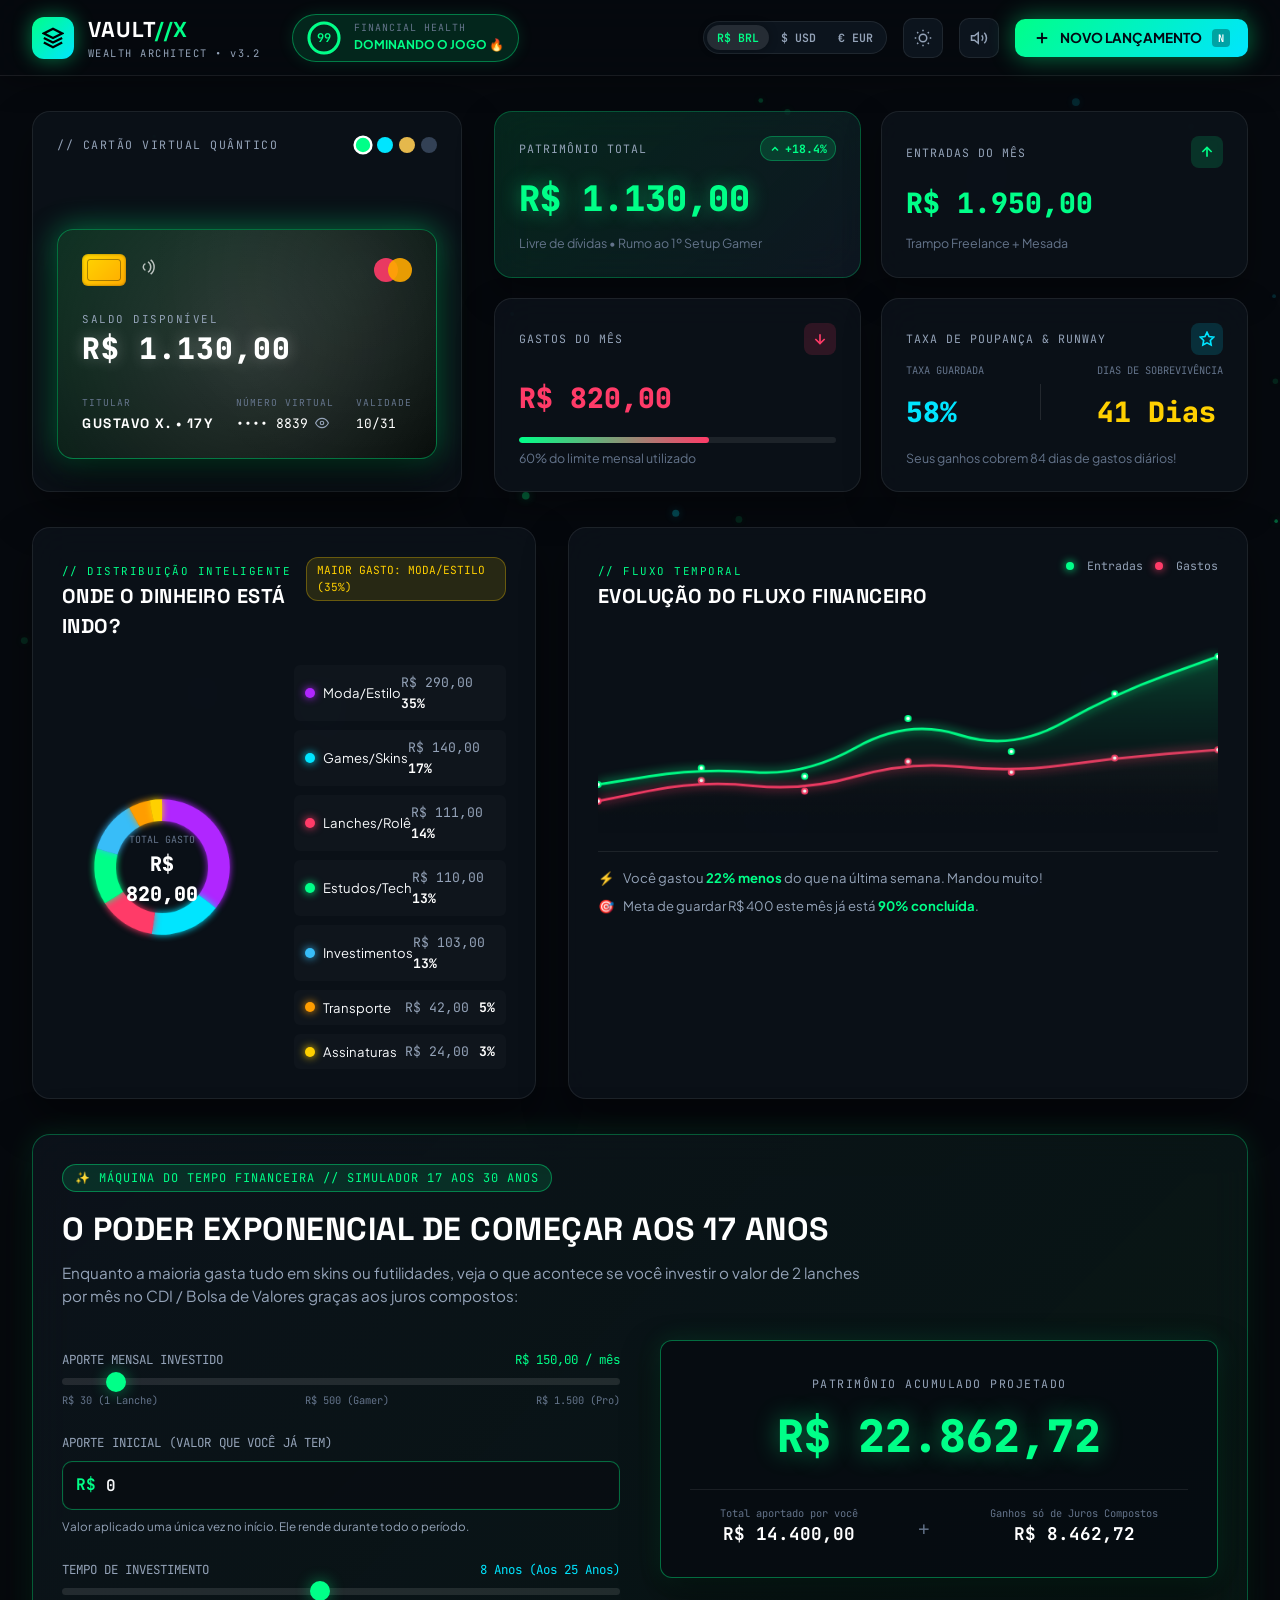
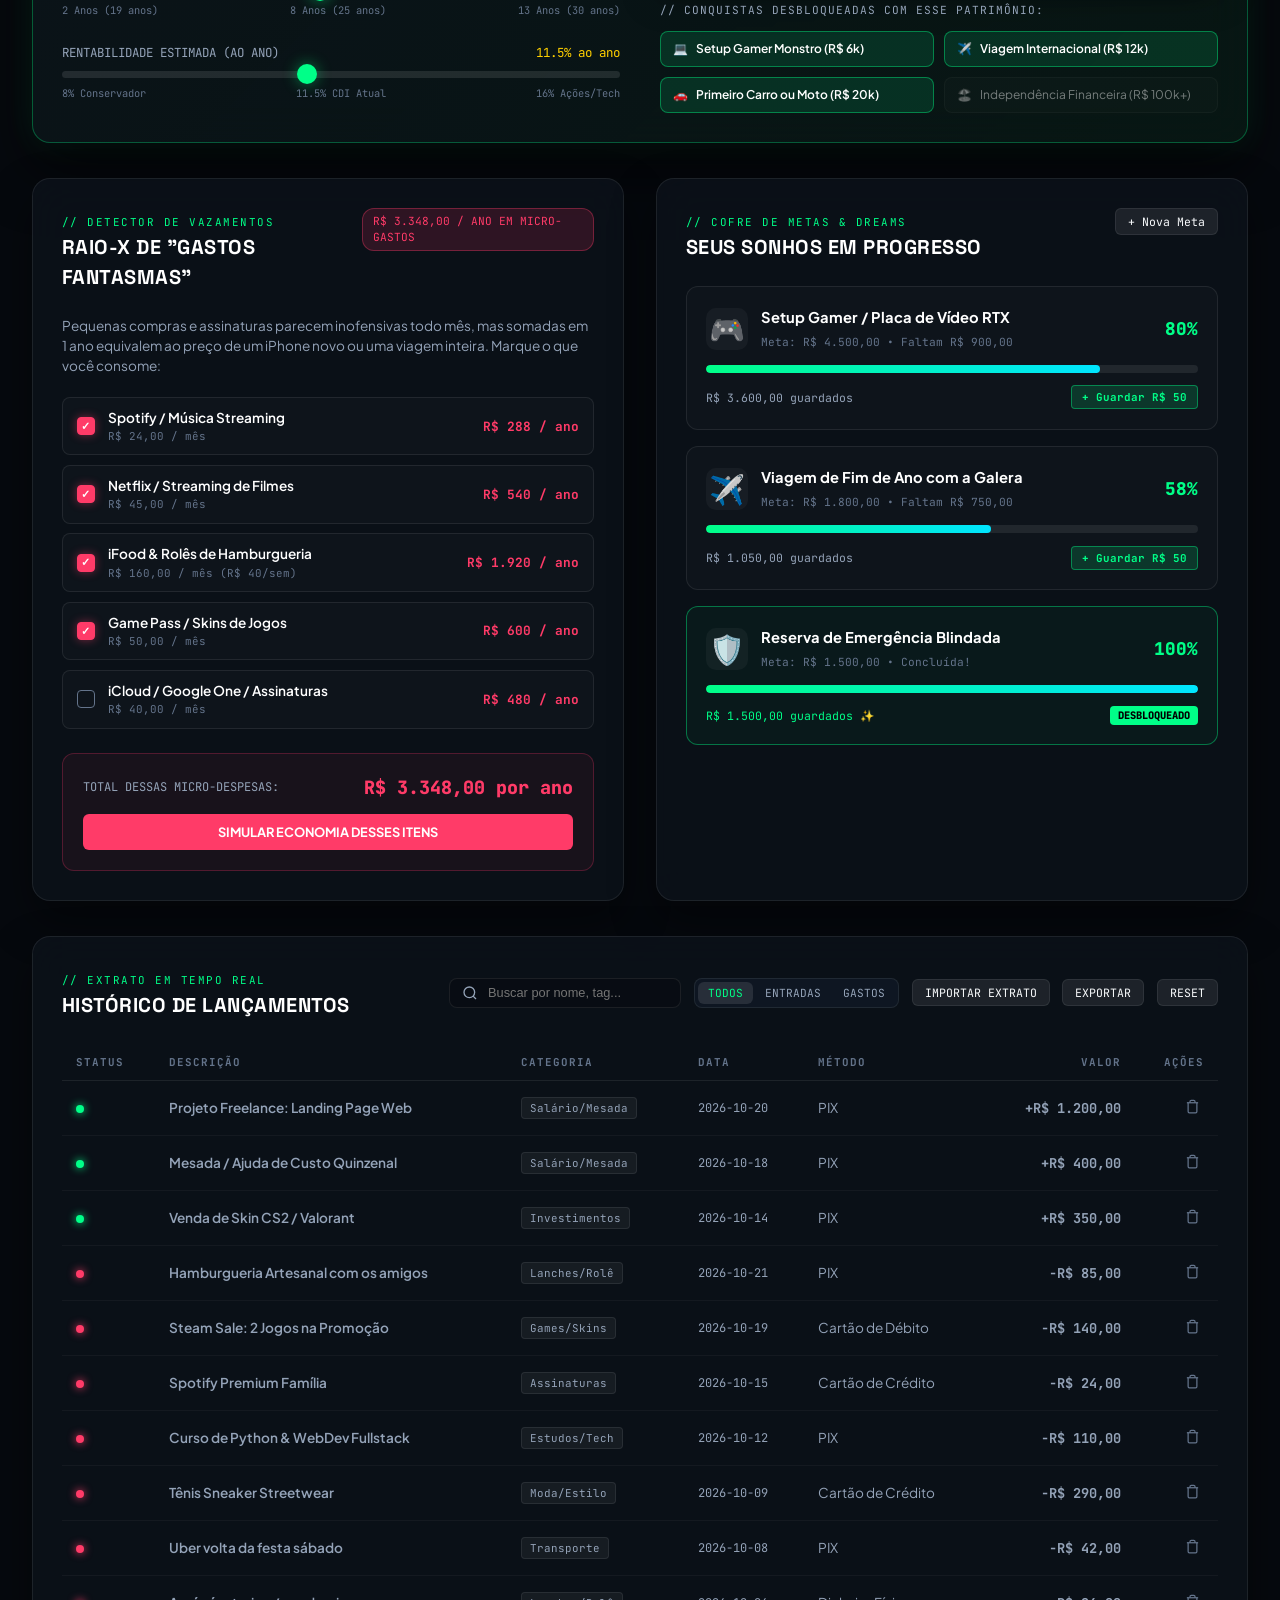
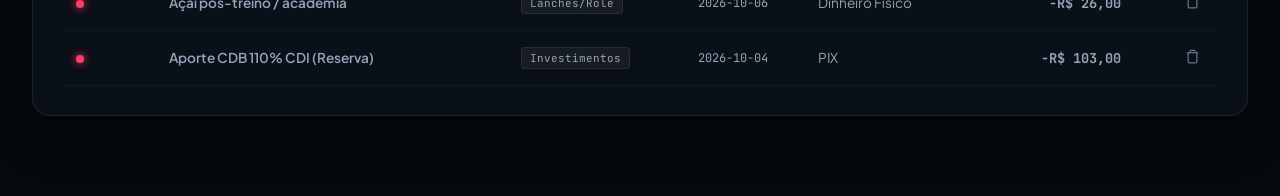
<file: index.html>
<!DOCTYPE html>
<html lang="pt-BR">
<head>
  <meta charset="UTF-8">
  <meta name="viewport" content="width=device-width, initial-scale=1.0">
  <title>VAULT // X — Quantum Wealth & Expense OS</title>
  <link rel="preconnect" href="https://fonts.googleapis.com">
  <link rel="preconnect" href="https://fonts.gstatic.com" crossorigin>
  <link href="https://fonts.googleapis.com/css2?family=Plus+Jakarta+Sans:wght@300;400;500;600;700;800&family=JetBrains+Mono:wght@400;500;700&family=Space+Grotesk:wght@500;700&display=swap" rel="stylesheet">
  <link rel="stylesheet" href="style.css">
</head>
<body class="theme-emerald">
  <!-- Glowing Ambient Background Canvas -->
  <canvas id="ambientCanvas"></canvas>

  <!-- Top App Bar -->
  <header class="app-header">
    <div class="header-left">
      <div class="brand">
        <div class="brand-icon">
          <svg width="22" height="22" viewBox="0 0 24 24" fill="none" stroke="currentColor" stroke-width="2.5">
            <path d="M12 2L2 7l10 5 10-5-10-5zM2 17l10 5 10-5M2 12l10 5 10-5"/>
          </svg>
        </div>
        <div class="brand-info">
          <div class="brand-title">VAULT<span class="brand-x">//X</span></div>
          <div class="brand-subtitle">WEALTH ARCHITECT &bull; v3.2</div>
        </div>
      </div>

      <!-- Financial Health Score Badge -->
      <div class="health-badge" id="healthBadge" title="Seu Score de Saúde Financeira">
        <div class="score-circle">
          <svg width="34" height="34" viewBox="0 0 36 36">
            <path class="circle-bg" d="M18 2.0845 a 15.9155 15.9155 0 0 1 0 31.831 a 15.9155 15.9155 0 0 1 0 -31.831"/>
            <path class="circle-fill" id="scoreCircleFill" stroke-dasharray="88, 100" d="M18 2.0845 a 15.9155 15.9155 0 0 1 0 31.831 a 15.9155 15.9155 0 0 1 0 -31.831"/>
          </svg>
          <span class="score-number" id="healthScoreNum">88</span>
        </div>
        <div class="health-text">
          <span class="health-label">FINANCIAL HEALTH</span>
          <span class="health-status" id="healthStatusText">DOMINANDO O JOGO</span>
        </div>
      </div>
    </div>

    <!-- Header Actions -->
    <div class="header-right">
      <!-- Currency Switcher -->
      <div class="pill-group">
        <button class="pill-btn active" data-currency="BRL">R$ BRL</button>
        <button class="pill-btn" data-currency="USD">$ USD</button>
        <button class="pill-btn" data-currency="EUR">€ EUR</button>
      </div>

      <!-- Theme Selector -->
      <div class="theme-dropdown">
        <button class="icon-btn" id="themeDropdownBtn" title="Alterar Estilo Visual">
          <svg width="18" height="18" viewBox="0 0 24 24" fill="none" stroke="currentColor" stroke-width="2">
            <circle cx="12" cy="12" r="5"/><path d="M12 1v2M12 21v2M4.2 4.2l1.4 1.4M18.4 18.4l1.4 1.4M1 12h2M21 12h2M4.2 19.8l1.4-1.4M18.4 5.6l1.4-1.4"/>
          </svg>
        </button>
        <div class="dropdown-menu" id="themeMenu">
          <button class="menu-item active" data-theme="theme-emerald">● ONYX EMERALD (Cyber Green)</button>
          <button class="menu-item" data-theme="theme-cyberpunk">● NEON TOKYO (Purple & Cyan)</button>
          <button class="menu-item" data-theme="theme-gold">● ROYAL GOLD (Luxury)</button>
          <button class="menu-item" data-theme="theme-midnight">● DEEP MIDNIGHT (Minimal Dark)</button>
        </div>
      </div>

      <!-- Audio SFX Toggle -->
      <button class="icon-btn" id="audioToggleBtn" title="Ativar/Desativar Efeitos Sonoros">
        <svg width="18" height="18" viewBox="0 0 24 24" fill="none" stroke="currentColor" stroke-width="2" id="audioIcon">
          <polygon points="11 5 6 9 2 9 2 15 6 15 11 19 11 5"/>
          <path d="M19.07 4.93a10 10 0 0 1 0 14.14M15.54 8.46a5 5 0 0 1 0 7.07"/>
        </svg>
      </button>

      <!-- New Transaction Button -->
      <button class="cta-primary-btn" id="openAddModalBtn">
        <svg width="18" height="18" viewBox="0 0 24 24" fill="none" stroke="currentColor" stroke-width="2.5">
          <line x1="12" y1="5" x2="12" y2="19"></line>
          <line x1="5" y1="12" x2="19" y2="12"></line>
        </svg>
        <span>NOVO LANÇAMENTO</span>
        <kbd class="kbd-hint">N</kbd>
      </button>
    </div>
  </header>

  <!-- Main Container -->
  <main class="dashboard-wrapper">

    <!-- ROW 1: Hero Deck (3D Virtual Card + Big Stats) -->
    <section class="hero-deck">
      <!-- 3D Holographic Card Viewport -->
      <div class="card-showcase">
        <div class="showcase-header">
          <span class="showcase-title">// CARTÃO VIRTUAL QUÂNTICO</span>
          <div class="card-skin-selector">
            <button class="skin-btn active" data-skin="emerald" title="Emerald Pass"></button>
            <button class="skin-btn" data-skin="cyber" title="Cyber Aurora"></button>
            <button class="skin-btn" data-skin="gold" title="Gold Reserve"></button>
            <button class="skin-btn" data-skin="onyx" title="Onyx Black"></button>
          </div>
        </div>

        <!-- 3D Tilting Card -->
        <div class="card-perspective">
          <div class="virtual-card skin-emerald" id="virtualCard">
            <div class="card-glare"></div>
            <div class="card-circuit-bg"></div>

            <div class="card-top">
              <div class="card-chip-container">
                <div class="card-emv-chip"></div>
                <div class="contactless-icon">
                  <svg width="18" height="18" viewBox="0 0 24 24" fill="none" stroke="currentColor" stroke-width="2">
                    <path d="M8.5 16.5a5 5 0 0 1 0-9"/>
                    <path d="M12 19a8.5 8.5 0 0 0 0-14"/>
                    <path d="M15.5 21.5a12 12 0 0 0 0-19"/>
                  </svg>
                </div>
              </div>
              <div class="card-network-logo">
                <span class="logo-circle c1"></span>
                <span class="logo-circle c2"></span>
              </div>
            </div>

            <div class="card-balance-block">
              <span class="card-bal-label">SALDO DISPONÍVEL</span>
              <div class="card-bal-amount" id="cardBalanceDisplay">R$ 2.450,00</div>
            </div>

            <div class="card-bottom">
              <div class="card-holder-info">
                <span class="holder-label">TITULAR</span>
                <span class="holder-name" id="cardHolderName">GUSTAVO X. &bull; 17Y</span>
              </div>
              <div class="card-number-info">
                <span class="holder-label">NÚMERO VIRTUAL</span>
                <span class="card-digits" id="cardDigitsDisplay">&bull;&bull;&bull;&bull; 8839</span>
                <button class="reveal-btn" id="revealCardBtn" title="Revelar/Ocultar dígitos">
                  <svg width="14" height="14" viewBox="0 0 24 24" fill="none" stroke="currentColor" stroke-width="2">
                    <path d="M1 12s4-8 11-8 11 8 11 8-4 8-11 8-11-8-11-8z"/><circle cx="12" cy="12" r="3"/>
                  </svg>
                </button>
              </div>
              <div class="card-validity">
                <span class="holder-label">VALIDADE</span>
                <span class="valid-date">10/31</span>
              </div>
            </div>
          </div>
        </div>
      </div>

      <!-- Key Financial Metrics Bento -->
      <div class="metrics-bento">
        <!-- Metric: Saldo Líquido Total -->
        <div class="metric-card primary-gradient">
          <div class="metric-head">
            <span class="metric-title">PATRIMÔNIO TOTAL</span>
            <div class="trend-pill positive" id="balanceTrend">
              <svg width="12" height="12" viewBox="0 0 24 24" fill="none" stroke="currentColor" stroke-width="3"><polyline points="18 15 12 9 6 15"/></svg>
              <span>+18.4%</span>
            </div>
          </div>
          <div class="metric-value big-number" id="totalBalanceVal">R$ 3.840,50</div>
          <div class="metric-footer">
            <span class="footer-hint">Livre de dívidas &bull; Rumo ao 1º Setup Gamer</span>
          </div>
        </div>

        <!-- Metric: Entradas (Income) -->
        <div class="metric-card">
          <div class="metric-head">
            <span class="metric-title">ENTRADAS DO MÊS</span>
            <div class="icon-circle in">
              <svg width="16" height="16" viewBox="0 0 24 24" fill="none" stroke="currentColor" stroke-width="2.5"><line x1="12" y1="19" x2="12" y2="5"></line><polyline points="5 12 12 5 19 12"></polyline></svg>
            </div>
          </div>
          <div class="metric-value text-emerald" id="totalIncomeVal">R$ 1.950,00</div>
          <div class="metric-footer">
            <span class="footer-hint" id="incomeDesc">Trampo Freelance + Mesada</span>
          </div>
        </div>

        <!-- Metric: Saídas (Expenses) -->
        <div class="metric-card">
          <div class="metric-head">
            <span class="metric-title">GASTOS DO MÊS</span>
            <div class="icon-circle out">
              <svg width="16" height="16" viewBox="0 0 24 24" fill="none" stroke="currentColor" stroke-width="2.5"><line x1="12" y1="5" x2="12" y2="19"></line><polyline points="19 12 12 19 5 12"></polyline></svg>
            </div>
          </div>
          <div class="metric-value text-coral" id="totalExpenseVal">R$ 820,00</div>
          <div class="metric-footer">
            <div class="budget-mini-bar">
              <div class="budget-fill" id="budgetUsageBar" style="width: 42%;"></div>
            </div>
            <span class="footer-hint" id="budgetUsageText">42% do limite mensal utilizado</span>
          </div>
        </div>

        <!-- Metric: Runway / Dias de Rolê -->
        <div class="metric-card">
          <div class="metric-head">
            <span class="metric-title">TAXA DE POUPANÇA & RUNWAY</span>
            <div class="icon-circle rate">
              <svg width="16" height="16" viewBox="0 0 24 24" fill="none" stroke="currentColor" stroke-width="2.5"><polygon points="12 2 15.09 8.26 22 9.27 17 14.14 18.18 21.02 12 17.77 5.82 21.02 7 14.14 2 9.27 8.91 8.26 12 2"/></svg>
            </div>
          </div>
          <div class="metric-row-dual">
            <div>
              <span class="sub-label">TAXA GUARDADA</span>
              <div class="metric-value text-cyan" id="savingsRateVal">58%</div>
            </div>
            <div class="divider-v"></div>
            <div>
              <span class="sub-label">DIAS DE SOBREVIVÊNCIA</span>
              <div class="metric-value text-accent" id="runwayDaysVal">84 Dias</div>
            </div>
          </div>
          <div class="metric-footer">
            <span class="footer-hint">Seus ganhos cobrem 84 dias de gastos diários!</span>
          </div>
        </div>
      </div>
    </section>

    <!-- ROW 2: Smart Analytics (Doughnut Chart + High-Tech Cashflow Wave) -->
    <section class="analytics-row">
      <!-- Category Breakdown Chart -->
      <div class="glass-panel chart-panel">
        <div class="panel-head">
          <div>
            <span class="panel-tag">// DISTRIBUIÇÃO INTELIGENTE</span>
            <h3 class="panel-title">ONDE O DINHEIRO ESTÁ INDO?</h3>
          </div>
          <div class="badge-accent" id="topCategoryBadge">MAIOR GASTO: LANCHES (38%)</div>
        </div>

        <div class="doughnut-container">
          <div class="chart-canvas-box">
            <canvas id="categoryChartCanvas" width="260" height="260"></canvas>
            <div class="chart-center-info">
              <span class="center-label">TOTAL GASTO</span>
              <span class="center-value" id="chartCenterTotal">R$ 820</span>
            </div>
          </div>

          <div class="category-legend" id="categoryLegendList">
            <!-- Dynamic Category Legend items will be inserted here -->
          </div>
        </div>
      </div>

      <!-- Cashflow Wave Graph -->
      <div class="glass-panel wave-panel">
        <div class="panel-head">
          <div>
            <span class="panel-tag">// FLUXO TEMPORAL</span>
            <h3 class="panel-title">EVOLUÇÃO DO FLUXO FINANCEIRO</h3>
          </div>
          <div class="chart-legend-pills">
            <span class="legend-dot in"></span><span>Entradas</span>
            <span class="legend-dot out"></span><span>Gastos</span>
          </div>
        </div>

        <div class="wave-canvas-wrapper">
          <canvas id="cashflowCanvas" width="700" height="230"></canvas>
        </div>

        <div class="wave-footer-insights">
          <div class="insight-item">
            <span class="insight-icon">⚡</span>
            <span>Você gastou <strong>22% menos</strong> do que na última semana. Mandou muito!</span>
          </div>
          <div class="insight-item">
            <span class="insight-icon">🎯</span>
            <span>Meta de guardar R$ 400 este mês já está <strong>90% concluída</strong>.</span>
          </div>
        </div>
      </div>
    </section>

    <!-- ROW 3: The Time Machine // Compound Interest Simulator for Gen-Z -->
    <section class="time-machine-section glass-panel">
      <div class="time-machine-header">
        <div class="tm-brand-tag">
          <span class="pulse-spark">✨</span>
          <span>MÁQUINA DO TEMPO FINANCEIRA // SIMULADOR 17 AOS 30 ANOS</span>
        </div>
        <h2 class="tm-title">O PODER EXPONENCIAL DE COMEÇAR AOS 17 ANOS</h2>
        <p class="tm-desc">
          Enquanto a maioria gasta tudo em skins ou futilidades, veja o que acontece se você investir o valor de 2 lanches por mês no CDI / Bolsa de Valores graças aos juros compostos:
        </p>
      </div>

      <div class="tm-body-grid">
        <!-- Interactive Controls -->
        <div class="tm-controls-card">
          <div class="tm-slider-group">
            <div class="slider-head">
              <span>APORTE MENSAL INVESTIDO</span>
              <span class="slider-val text-emerald" id="tmMonthlyDisplay">R$ 150 / mês</span>
            </div>
            <input type="range" id="tmMonthlySlider" min="30" max="1500" step="10" value="150" class="vault-slider">
            <div class="slider-stops">
              <span>R$ 30 (1 Lanche)</span>
              <span>R$ 500 (Gamer)</span>
              <span>R$ 1.500 (Pro)</span>
            </div>
          </div>

          <div class="tm-slider-group tm-initial-group">
            <label class="initial-input-label" for="tmInitialInput">APORTE INICIAL (VALOR QUE VOCÊ JÁ TEM)</label>
            <div class="tm-initial-input-wrap">
              <span aria-hidden="true">R$</span>
              <input type="number" id="tmInitialInput" min="0" max="100000000" step="50" value="0" inputmode="decimal" aria-describedby="tmInitialHelp">
            </div>
            <small id="tmInitialHelp">Valor aplicado uma única vez no início. Ele rende durante todo o período.</small>
          </div>

          <div class="tm-slider-group">
            <div class="slider-head">
              <span>TEMPO DE INVESTIMENTO</span>
              <span class="slider-val text-cyan" id="tmYearsDisplay">8 Anos (Aos 25 Anos)</span>
            </div>
            <input type="range" id="tmYearsSlider" min="2" max="15" step="1" value="8" class="vault-slider">
            <div class="slider-stops">
              <span>2 Anos (19 anos)</span>
              <span>8 Anos (25 anos)</span>
              <span>13 Anos (30 anos)</span>
            </div>
          </div>

          <div class="tm-slider-group">
            <div class="slider-head">
              <span>RENTABILIDADE ESTIMADA (AO ANO)</span>
              <span class="slider-val text-accent" id="tmRateDisplay">11.5% ao ano (CDI/Tesouro)</span>
            </div>
            <input type="range" id="tmRateSlider" min="8" max="16" step="0.5" value="11.5" class="vault-slider">
            <div class="slider-stops">
              <span>8% Conservador</span>
              <span>11.5% CDI Atual</span>
              <span>16% Ações/Tech</span>
            </div>
          </div>
        </div>

        <!-- Exponential Result Card & Milestone Badges -->
        <div class="tm-results-card">
          <div class="result-glow-box">
            <span class="res-sub">PATRIMÔNIO ACUMULADO PROJETADO</span>
            <div class="res-big-total text-emerald" id="tmTotalAccumulated">R$ 25.438,20</div>
            <div class="res-breakdown-row">
              <div class="res-col">
                <span class="lbl">Total aportado por você</span>
                <span class="val" id="tmTotalInvested">R$ 14.400,00</span>
              </div>
              <div class="plus-icon">+</div>
              <div class="res-col highlight-col">
                <span class="lbl">Ganhos só de Juros Compostos</span>
                <span class="val text-cyan" id="tmTotalInterest">R$ 11.038,20</span>
              </div>
            </div>
          </div>

          <!-- Milestones Unlocked -->
          <div class="milestones-box">
            <span class="milestone-title">// CONQUISTAS DESBLOQUEADAS COM ESSE PATRIMÔNIO:</span>
            <div class="milestone-pills" id="milestonesContainer">
              <div class="m-pill unlocked">
                <span class="m-icon">💻</span>
                <span>Setup Gamer Monstro (R$ 6k)</span>
              </div>
              <div class="m-pill unlocked">
                <span class="m-icon">✈️</span>
                <span>Viagem Internacional (R$ 12k)</span>
              </div>
              <div class="m-pill unlocked">
                <span class="m-icon">🚗</span>
                <span>Primeiro Carro ou Moto (R$ 20k)</span>
              </div>
              <div class="m-pill locked">
                <span class="m-icon">🏖️</span>
                <span>Independência Financeira (R$ 100k+)</span>
              </div>
            </div>
          </div>
        </div>
      </div>
    </section>

    <!-- ROW 4: Ghost Expense Scanner & Dream Vault -->
    <section class="twin-section">
      <!-- Ghost Expense Scanner -->
      <div class="glass-panel ghost-panel">
        <div class="panel-head">
          <div>
            <span class="panel-tag">// DETECTOR DE VAZAMENTOS</span>
            <h3 class="panel-title">RAIO-X DE "GASTOS FANTASMAS"</h3>
          </div>
          <span class="badge-warning" id="ghostLeakBadge">R$ 3.840 / ANO EM MICRO-GASTOS</span>
        </div>

        <p class="panel-intro-text">
          Pequenas compras e assinaturas parecem inofensivas todo mês, mas somadas em 1 ano equivalem ao preço de um iPhone novo ou uma viagem inteira. Marque o que você consome:
        </p>

        <div class="ghost-checklist" id="ghostChecklist">
          <label class="ghost-item">
            <input type="checkbox" checked data-cost="24" data-name="Spotify / Apple Music">
            <div class="ghost-box">
              <span class="check-mark"></span>
              <div class="ghost-info">
                <span class="ghost-name">Spotify / Música Streaming</span>
                <span class="ghost-cycle">R$ 24,00 / mês</span>
              </div>
            </div>
            <span class="ghost-yearly">R$ 288 / ano</span>
          </label>

          <label class="ghost-item">
            <input type="checkbox" checked data-cost="45" data-name="Netflix / Max / Disney">
            <div class="ghost-box">
              <span class="check-mark"></span>
              <div class="ghost-info">
                <span class="ghost-name">Netflix / Streaming de Filmes</span>
                <span class="ghost-cycle">R$ 45,00 / mês</span>
              </div>
            </div>
            <span class="ghost-yearly">R$ 540 / ano</span>
          </label>

          <label class="ghost-item">
            <input type="checkbox" checked data-cost="160" data-name="iFood & Lanches de Fim de Semana">
            <div class="ghost-box">
              <span class="check-mark"></span>
              <div class="ghost-info">
                <span class="ghost-name">iFood & Rolês de Hamburgueria</span>
                <span class="ghost-cycle">R$ 160,00 / mês (R$ 40/sem)</span>
              </div>
            </div>
            <span class="ghost-yearly">R$ 1.920 / ano</span>
          </label>

          <label class="ghost-item">
            <input type="checkbox" checked data-cost="50" data-name="Game Pass / PS Plus / Steam">
            <div class="ghost-box">
              <span class="check-mark"></span>
              <div class="ghost-info">
                <span class="ghost-name">Game Pass / Skins de Jogos</span>
                <span class="ghost-cycle">R$ 50,00 / mês</span>
              </div>
            </div>
            <span class="ghost-yearly">R$ 600 / ano</span>
          </label>

          <label class="ghost-item">
            <input type="checkbox" data-cost="40" data-name="Apps & Armazenamento Nuvem">
            <div class="ghost-box">
              <span class="check-mark"></span>
              <div class="ghost-info">
                <span class="ghost-name">iCloud / Google One / Assinaturas</span>
                <span class="ghost-cycle">R$ 40,00 / mês</span>
              </div>
            </div>
            <span class="ghost-yearly">R$ 480 / ano</span>
          </label>
        </div>

        <div class="ghost-total-card">
          <div class="ghost-summary">
            <span>TOTAL DESSAS MICRO-DESPESAS:</span>
            <span class="yearly-highlight text-coral" id="ghostTotalYear">R$ 3.348,00 por ano</span>
          </div>
          <button class="ghost-btn" id="optimizeGhostBtn">SIMULAR ECONOMIA DESSES ITENS</button>
        </div>
      </div>

      <!-- Dream Vault (Metas Financeiras) -->
      <div class="glass-panel vault-panel">
        <div class="panel-head">
          <div>
            <span class="panel-tag">// COFRE DE METAS & DREAMS</span>
            <h3 class="panel-title">SEUS SONHOS EM PROGRESSO</h3>
          </div>
          <button class="btn-micro" id="newGoalBtn">+ Nova Meta</button>
        </div>

        <div class="goals-list" id="goalsList">
          <!-- Goal 1 -->
          <div class="goal-card" data-goal-id="1">
            <div class="goal-header">
              <div class="goal-icon">🎮</div>
              <div class="goal-details">
                <h4 class="goal-name">Setup Gamer / Placa de Vídeo</h4>
                <span class="goal-deadline">Meta: R$ 4.500 &bull; Faltam R$ 900</span>
              </div>
              <div class="goal-pct">80%</div>
            </div>
            <div class="goal-progress-track">
              <div class="goal-progress-bar" style="width: 80%;"></div>
            </div>
            <div class="goal-action-row">
              <span class="goal-cur">R$ 3.600 guardados</span>
              <button class="deposit-mini-btn" data-goal="1">+ Guardar R$ 50</button>
            </div>
          </div>

          <!-- Goal 2 -->
          <div class="goal-card" data-goal-id="2">
            <div class="goal-header">
              <div class="goal-icon">✈️</div>
              <div class="goal-details">
                <h4 class="goal-name">Viagem de Fim de Ano com Amigos</h4>
                <span class="goal-deadline">Meta: R$ 1.800 &bull; Faltam R$ 750</span>
              </div>
              <div class="goal-pct">58%</div>
            </div>
            <div class="goal-progress-track">
              <div class="goal-progress-bar" style="width: 58%;"></div>
            </div>
            <div class="goal-action-row">
              <span class="goal-cur">R$ 1.050 guardados</span>
              <button class="deposit-mini-btn" data-goal="2">+ Guardar R$ 50</button>
            </div>
          </div>

          <!-- Goal 3 (Completed) -->
          <div class="goal-card completed" data-goal-id="3">
            <div class="goal-header">
              <div class="goal-icon">🛡️</div>
              <div class="goal-details">
                <h4 class="goal-name">Reserva de Emergência Blindada</h4>
                <span class="goal-deadline">Meta: R$ 1.500 &bull; Concluída!</span>
              </div>
              <div class="goal-pct">100%</div>
            </div>
            <div class="goal-progress-track">
              <div class="goal-progress-bar" style="width: 100%;"></div>
            </div>
            <div class="goal-action-row">
              <span class="goal-cur text-emerald">R$ 1.500 guardados &bull; CONCLUÍDO! ✨</span>
              <span class="badge-done">DESBLOQUEADO</span>
            </div>
          </div>
        </div>
      </div>
    </section>

    <!-- ROW 5: Live Interactive Transaction Ledger -->
    <section class="ledger-section glass-panel">
      <div class="ledger-top-bar">
        <div>
          <span class="panel-tag">// EXTRATO EM TEMPO REAL</span>
          <h3 class="panel-title">HISTÓRICO DE LANÇAMENTOS</h3>
        </div>

        <div class="ledger-controls">
          <!-- Search Input -->
          <div class="search-box">
            <svg width="16" height="16" viewBox="0 0 24 24" fill="none" stroke="currentColor" stroke-width="2"><circle cx="11" cy="11" r="8"/><line x1="21" y1="21" x2="16.65" y2="16.65"/></svg>
            <input type="text" id="transactionSearchInput" placeholder="Buscar por nome, tag..." autocomplete="off">
          </div>

          <!-- Filter Pills -->
          <div class="filter-pills">
            <button class="filter-pill active" data-filter="all">TODOS</button>
            <button class="filter-pill" data-filter="income">ENTRADAS</button>
            <button class="filter-pill" data-filter="expense">GASTOS</button>
          </div>

          <!-- Import bank statement (added; existing controls preserved) -->
          <button class="btn-micro" id="importStatementBtn" title="Importar extrato do Banco Inter">IMPORTAR EXTRATO</button>
          <input type="file" id="statementPdfInput" accept="application/pdf,.pdf" hidden>
          <!-- Export JSON/CSV -->
          <button class="btn-micro" id="exportDataBtn" title="Exportar Extrato">EXPORTAR</button>
          <button class="btn-micro danger" id="resetDataBtn" title="Resetar Dados">RESET</button>
        </div>
      </div>

      <!-- Table / Feed Container -->
      <div class="table-container">
        <table class="transaction-table">
          <thead>
            <tr>
              <th>STATUS</th>
              <th>DESCRIÇÃO</th>
              <th>CATEGORIA</th>
              <th>DATA</th>
              <th>MÉTODO</th>
              <th class="text-right">VALOR</th>
              <th class="text-right">AÇÕES</th>
            </tr>
          </thead>
          <tbody id="transactionTableBody">
            <!-- Dynamic rows will be rendered here -->
          </tbody>
        </table>
      </div>
    </section>

  </main>

  <!-- MODAL: ADD TRANSACTION -->
  <div class="modal-overlay" id="addTxModal">
    <div class="modal-card">
      <div class="modal-header">
        <h3 class="modal-title">NOVO LANÇAMENTO</h3>
        <button class="close-modal-btn" id="closeAddModalBtn">&times;</button>
      </div>

      <form id="addTxForm" class="modal-form">
        <!-- Type Selection: Expense or Income -->
        <div class="type-selector">
          <label class="type-btn active" data-type="expense">
            <input type="radio" name="txType" value="expense" checked>
            <span>💸 GASTO / SAÍDA</span>
          </label>
          <label class="type-btn" data-type="income">
            <input type="radio" name="txType" value="income">
            <span>💰 ENTRADA / GANHO</span>
          </label>
        </div>

        <!-- Description -->
        <div class="form-group">
          <label for="txDesc">Descrição do Lançamento</label>
          <input type="text" id="txDesc" required placeholder="Ex: Steam Sale, Hamburguer com os amigos, Mesada..." autocomplete="off">
        </div>

        <!-- Amount & Category Grid -->
        <div class="form-row">
          <div class="form-group">
            <label for="txAmount">Valor (R$)</label>
            <input type="number" id="txAmount" required step="0.01" min="0.01" placeholder="0,00">
          </div>

          <div class="form-group">
            <label for="txCategory">Categoria</label>
            <select id="txCategory" required>
              <option value="Lanches/Rolê">🍔 Lanches & Rolê</option>
              <option value="Games/Skins">🎮 Games & Skins</option>
              <option value="Assinaturas">📱 Assinaturas & Streaming</option>
              <option value="Moda/Estilo">👟 Roupas & Estilo</option>
              <option value="Estudos/Tech">📚 Livros, Cursos & Tech</option>
              <option value="Transporte">🚲 Transporte & Uber</option>
              <option value="Investimentos">📈 Investimento / Poupança</option>
              <option value="Salário/Mesada">💼 Trampo / Mesada</option>
              <option value="Outros">⚡ Outros</option>
            </select>
          </div>
        </div>

        <!-- Date & Payment Method -->
        <div class="form-row">
          <div class="form-group">
            <label for="txDate">Data</label>
            <input type="date" id="txDate" required>
          </div>

          <div class="form-group">
            <label for="txMethod">Método</label>
            <select id="txMethod">
              <option value="PIX">⚡ PIX</option>
              <option value="Cartão de Débito">💳 Cartão de Débito</option>
              <option value="Cartão de Crédito">💳 Cartão de Crédito</option>
              <option value="Dinheiro Físico">💵 Dinheiro</option>
            </select>
          </div>
        </div>

        <button type="submit" class="submit-tx-btn" id="saveTxBtn">REGISTRAR LANÇAMENTO</button>
      </form>
    </div>
  </div>

  <!-- MODAL: ADD GOAL -->
  <div class="modal-overlay" id="addGoalModal">
    <div class="modal-card">
      <div class="modal-header">
        <h3 class="modal-title">NOVA META FINANCEIRA</h3>
        <button class="close-modal-btn" id="closeGoalModalBtn">&times;</button>
      </div>

      <form id="addGoalForm" class="modal-form">
        <div class="form-group">
          <label for="goalNameInput">Nome do Sonho / Meta</label>
          <input type="text" id="goalNameInput" required placeholder="Ex: Celular Novo, Carteira de Motorista, Curso...">
        </div>

        <div class="form-row">
          <div class="form-group">
            <label for="goalTargetInput">Valor Alvo (R$)</label>
            <input type="number" id="goalTargetInput" required step="1" min="10" placeholder="2500">
          </div>
          <div class="form-group">
            <label for="goalCurrentInput">Já Guardado (R$)</label>
            <input type="number" id="goalCurrentInput" required step="1" min="0" value="0">
          </div>
        </div>

        <div class="form-group">
          <label for="goalEmojiInput">Ícone Emoji</label>
          <input type="text" id="goalEmojiInput" value="🚀" maxlength="2">
        </div>

        <button type="submit" class="submit-tx-btn">CRIAR META</button>
      </form>
    </div>
  </div>

  <!-- MODAL: IMPORTAR EXTRATO PDF (novo; resto da interface preservado) -->
  <div class="modal-overlay" id="statementImportModal" aria-hidden="true">
    <div class="modal-card import-preview-card" role="dialog" aria-modal="true" aria-labelledby="statementImportTitle">
      <div class="modal-header">
        <h3 class="modal-title" id="statementImportTitle">IMPORTAR EXTRATO DO INTER</h3>
        <button class="close-modal-btn" id="closeStatementImportBtn" type="button" aria-label="Fechar">&times;</button>
      </div>
      <div class="statement-intro">Confira as movimentações detectadas. Possíveis duplicatas ficam desmarcadas. Nada será salvo até você confirmar.</div>
      <div id="statementImportSummary" class="statement-summary"></div>
      <div id="statementImportMessage" class="statement-message" role="status"></div>
      <div class="statement-preview-wrap" id="statementImportPreview"></div>
      <div class="statement-footer-actions">
        <button class="btn-micro" id="cancelStatementImportBtn" type="button">CANCELAR</button>
        <button class="cta-primary-btn" id="confirmStatementImportBtn" type="button" disabled>CONFIRMAR E IMPORTAR</button>
      </div>
      <p class="statement-privacy">O PDF é processado no navegador. Nunca informe sua senha bancária. Confira os valores e os tipos antes de importar.</p>
    </div>
  </div>

  <!-- Audio Prompt Floating Toast -->
  <div class="sound-toast" id="soundToast">
    <span>🔊 Efeitos sonoros estéreos WebAudio ativados para feedback tátil!</span>
  </div>

  <!-- Script Execution -->
  <script src="script.js"></script>
</body>
</html>
</file>
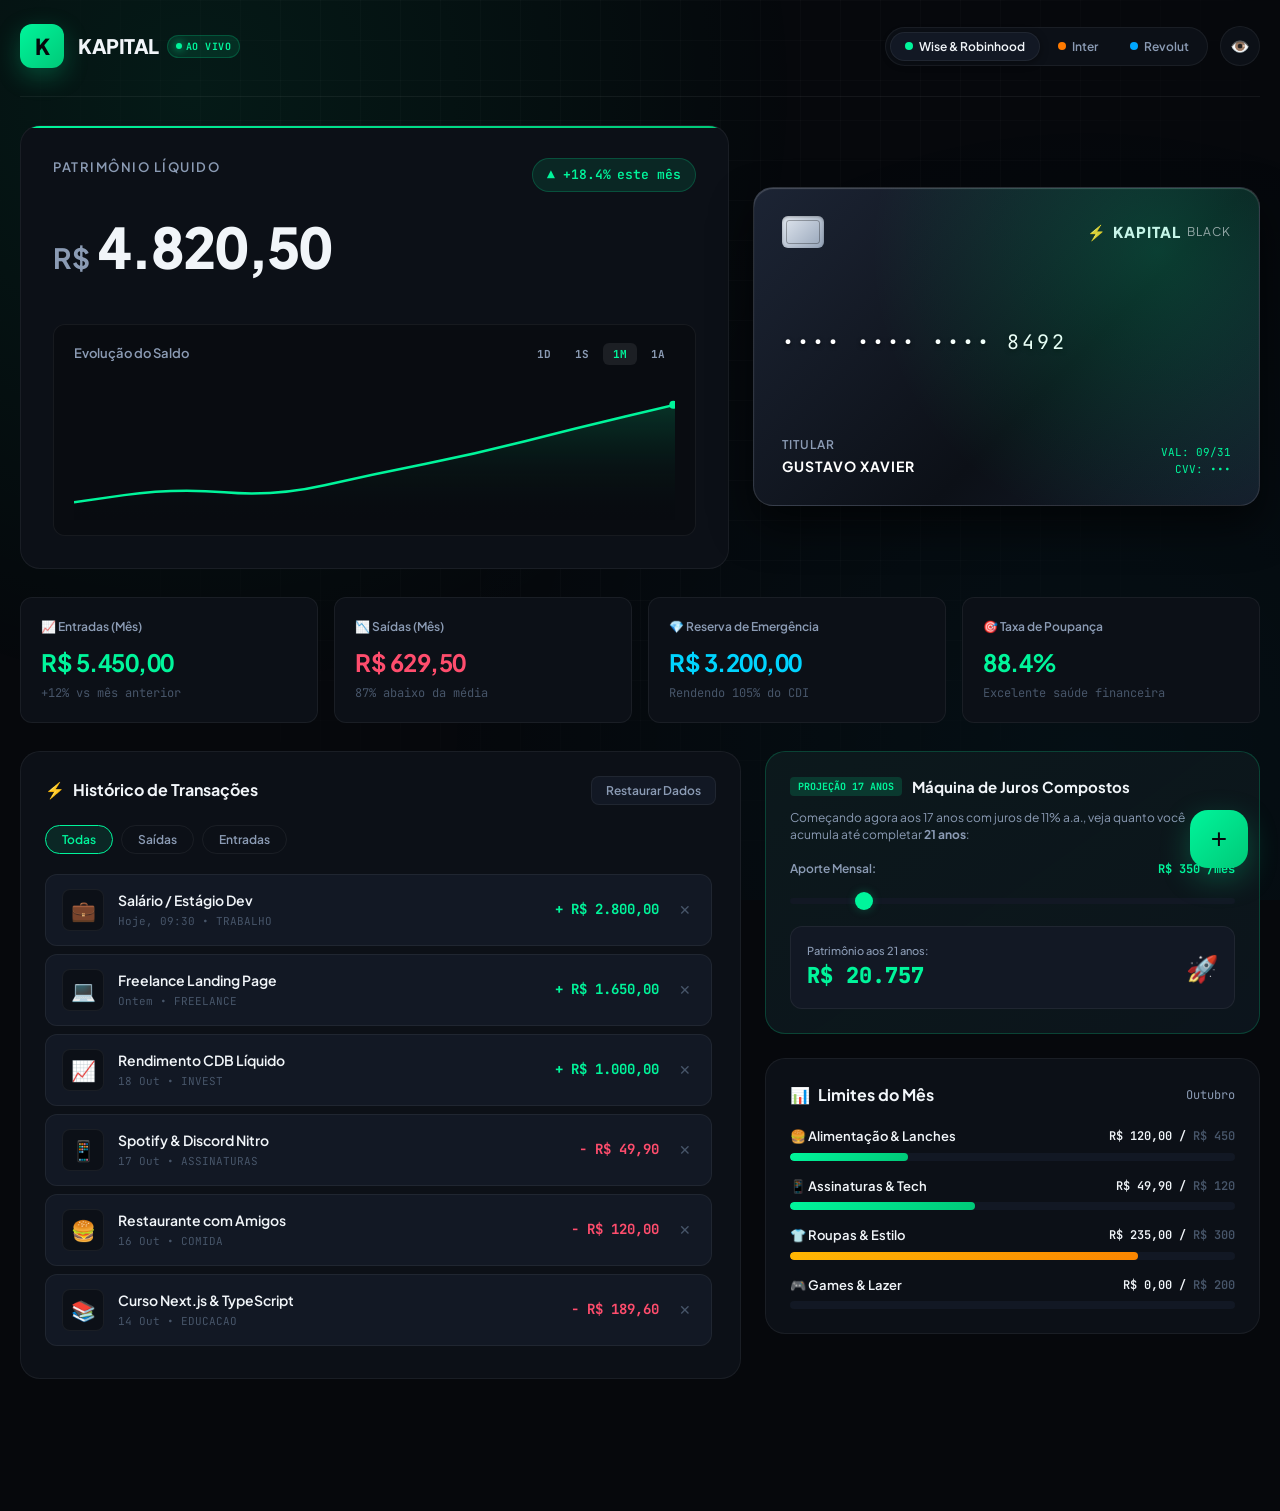
<file: Antigravity/index.html>
<!DOCTYPE html>
<html lang="pt-BR">
<head>
    <meta charset="UTF-8">
    <meta name="viewport" content="width=device-width, initial-scale=1.0">
    <title>KAPITAL — Smart Finance OS</title>
    <link rel="preconnect" href="https://fonts.googleapis.com">
    <link rel="preconnect" href="https://fonts.gstatic.com" crossorigin>
    <link href="https://fonts.googleapis.com/css2?family=Plus+Jakarta+Sans:wght@300;400;500;600;700;800&family=JetBrains+Mono:wght@400;500;600&display=swap" rel="stylesheet">
    <style>
        :root {
            /* Tema Padrão: Emerald Growth (Inspirado em Robinhood & Wise) */
            --bg-base: #06080c;
            --bg-surface: #0c1017;
            --bg-card: #121824;
            --bg-card-hover: #182030;
            --border-subtle: rgba(255, 255, 255, 0.06);
            --border-active: rgba(0, 245, 155, 0.3);
            
            --brand-primary: #00f59b;
            --brand-primary-rgb: 0, 245, 155;
            --brand-gradient: linear-gradient(135deg, #00f59b 0%, #00c978 100%);
            --brand-glow: rgba(0, 245, 155, 0.25);
            
            --text-main: #f1f5f9;
            --text-muted: #8b9bb4;
            --text-dark: #475569;

            --income: #00f59b;
            --income-bg: rgba(0, 245, 155, 0.1);
            --expense: #ff4d6d;
            --expense-bg: rgba(255, 77, 109, 0.1);
            
            --accent-cyan: #00d4ff;
            --accent-amber: #ffb703;
            --radius-lg: 20px;
            --radius-md: 12px;
            --radius-sm: 8px;
            --font-mono: 'JetBrains Mono', monospace;
            --transition: all 0.25s cubic-bezier(0.16, 1, 0.3, 1);
        }

        /* Temas Alternativos baseados em Fintechs Famosas */
        [data-theme="inter"] {
            /* Inspirado no Banco Inter */
            --border-active: rgba(255, 122, 0, 0.4);
            --brand-primary: #ff7a00;
            --brand-primary-rgb: 255, 122, 0;
            --brand-gradient: linear-gradient(135deg, #ff9100 0%, #ff5e00 100%);
            --brand-glow: rgba(255, 122, 0, 0.25);
            --income: #00e676;
            --income-bg: rgba(0, 230, 118, 0.1);
        }

        [data-theme="revolut"] {
            /* Inspirado no Revolut Ultra / Apple Card */
            --border-active: rgba(0, 153, 255, 0.4);
            --brand-primary: #00a6ff;
            --brand-primary-rgb: 0, 166, 255;
            --brand-gradient: linear-gradient(135deg, #00d4ff 0%, #0077ff 100%);
            --brand-glow: rgba(0, 166, 255, 0.25);
            --income: #00e699;
            --income-bg: rgba(0, 230, 153, 0.1);
        }

        * {
            margin: 0;
            padding: 0;
            box-sizing: border-box;
            -webkit-font-smoothing: antialiased;
        }

        body {
            background-color: var(--bg-base);
            color: var(--text-main);
            font-family: 'Plus Jakarta Sans', sans-serif;
            min-height: 100vh;
            overflow-x: hidden;
            line-height: 1.5;
        }

        /* Ambient Glow & Grid */
        .ambient-canvas {
            position: fixed;
            inset: 0;
            pointer-events: none;
            z-index: 0;
            background: 
                radial-gradient(circle at 15% 10%, rgba(var(--brand-primary-rgb), 0.08) 0%, transparent 45%),
                radial-gradient(circle at 85% 85%, rgba(0, 212, 255, 0.04) 0%, transparent 50%);
            transition: background 0.8s ease;
        }

        .ambient-grid {
            position: fixed;
            inset: 0;
            background-size: 40px 40px;
            background-image: 
                linear-gradient(to right, rgba(255, 255, 255, 0.02) 1px, transparent 1px),
                linear-gradient(to bottom, rgba(255, 255, 255, 0.02) 1px, transparent 1px);
            mask-image: radial-gradient(ellipse at 50% 20%, black 40%, transparent 80%);
            pointer-events: none;
            z-index: 0;
        }

        .app-wrapper {
            position: relative;
            z-index: 1;
            max-width: 1280px;
            margin: 0 auto;
            padding: 24px 20px 100px;
        }

        /* Top Navigation Header */
        .top-nav {
            display: flex;
            align-items: center;
            justify-content: space-between;
            padding-bottom: 28px;
            border-bottom: 1px solid var(--border-subtle);
            margin-bottom: 28px;
        }

        .brand-section {
            display: flex;
            align-items: center;
            gap: 14px;
        }

        .brand-icon {
            width: 44px;
            height: 44px;
            border-radius: var(--radius-md);
            background: var(--brand-gradient);
            display: flex;
            align-items: center;
            justify-content: center;
            font-weight: 800;
            font-size: 22px;
            color: #06080c;
            box-shadow: 0 8px 24px var(--brand-glow);
            transition: var(--transition);
        }

        .brand-title {
            font-size: 20px;
            font-weight: 800;
            letter-spacing: -0.5px;
            display: flex;
            align-items: center;
            gap: 8px;
        }

        .badge-live {
            font-size: 10px;
            font-weight: 700;
            font-family: var(--font-mono);
            padding: 3px 8px;
            border-radius: 20px;
            background: var(--income-bg);
            color: var(--income);
            border: 1px solid rgba(var(--brand-primary-rgb), 0.2);
            text-transform: uppercase;
            letter-spacing: 0.5px;
            display: inline-flex;
            align-items: center;
            gap: 4px;
        }

        .badge-live::before {
            content: '';
            width: 6px;
            height: 6px;
            border-radius: 50%;
            background: currentColor;
            box-shadow: 0 0 8px currentColor;
            animation: pulse 1.5s infinite;
        }

        @keyframes pulse {
            0%, 100% { opacity: 1; transform: scale(1); }
            50% { opacity: 0.4; transform: scale(0.8); }
        }

        .nav-actions {
            display: flex;
            align-items: center;
            gap: 12px;
        }

        /* Fintech Theme Switcher */
        .theme-selector {
            display: flex;
            background: var(--bg-surface);
            border: 1px solid var(--border-subtle);
            border-radius: 100px;
            padding: 4px;
            gap: 4px;
        }

        .theme-pill {
            border: none;
            background: transparent;
            color: var(--text-muted);
            padding: 6px 14px;
            border-radius: 100px;
            font-size: 12px;
            font-weight: 600;
            font-family: inherit;
            cursor: pointer;
            transition: var(--transition);
            display: flex;
            align-items: center;
            gap: 6px;
        }

        .theme-pill span.dot {
            width: 8px;
            height: 8px;
            border-radius: 50%;
        }

        .theme-pill.active {
            background: var(--bg-card);
            color: var(--text-main);
            box-shadow: 0 2px 8px rgba(0,0,0,0.4);
            border: 1px solid var(--border-subtle);
        }

        .privacy-btn {
            background: var(--bg-surface);
            border: 1px solid var(--border-subtle);
            color: var(--text-muted);
            width: 40px;
            height: 40px;
            border-radius: 50%;
            display: flex;
            align-items: center;
            justify-content: center;
            cursor: pointer;
            transition: var(--transition);
            font-size: 16px;
        }

        .privacy-btn:hover {
            color: var(--text-main);
            border-color: rgba(255,255,255,0.2);
            transform: scale(1.05);
        }

        /* Hero / Net Worth Section */
        .hero-banner {
            display: grid;
            grid-template-columns: 1.4fr 1fr;
            gap: 24px;
            margin-bottom: 28px;
        }

        @media (max-width: 960px) {
            .hero-banner { grid-template-columns: 1fr; }
        }

        .balance-card {
            background: var(--bg-surface);
            border: 1px solid var(--border-subtle);
            border-radius: var(--radius-lg);
            padding: 32px;
            position: relative;
            overflow: hidden;
            display: flex;
            flex-direction: column;
            justify-content: space-between;
        }

        .balance-card::before {
            content: '';
            position: absolute;
            top: 0;
            left: 0;
            right: 0;
            height: 2px;
            background: var(--brand-gradient);
        }

        .balance-header {
            display: flex;
            justify-content: space-between;
            align-items: flex-start;
            margin-bottom: 12px;
        }

        .balance-meta {
            font-size: 13px;
            font-weight: 600;
            color: var(--text-muted);
            text-transform: uppercase;
            letter-spacing: 1.5px;
        }

        .balance-number-wrap {
            display: flex;
            align-items: baseline;
            gap: 8px;
            margin-bottom: 12px;
        }

        .balance-currency {
            font-size: 28px;
            font-weight: 700;
            color: var(--text-muted);
        }

        .balance-val {
            font-size: clamp(38px, 5vw, 56px);
            font-weight: 800;
            letter-spacing: -2px;
            color: var(--text-main);
            font-feature-settings: "tnum";
            font-variant-numeric: tabular-nums;
        }

        .balance-trend-tag {
            display: inline-flex;
            align-items: center;
            gap: 6px;
            font-size: 13px;
            font-weight: 600;
            font-family: var(--font-mono);
            color: var(--income);
            background: var(--income-bg);
            padding: 6px 14px;
            border-radius: 100px;
            border: 1px solid rgba(var(--brand-primary-rgb), 0.2);
            width: fit-content;
        }

        /* Interactive Robinhood-Style Chart Card */
        .chart-box {
            margin-top: 24px;
            background: rgba(0,0,0,0.25);
            border: 1px solid var(--border-subtle);
            border-radius: var(--radius-md);
            padding: 18px 20px 14px;
            position: relative;
        }

        .chart-header-row {
            display: flex;
            justify-content: space-between;
            align-items: center;
            margin-bottom: 16px;
        }

        .chart-title {
            font-size: 13px;
            font-weight: 600;
            color: var(--text-muted);
        }

        .timeframe-pills {
            display: flex;
            gap: 4px;
        }

        .tf-pill {
            background: transparent;
            border: none;
            color: var(--text-muted);
            font-size: 11px;
            font-weight: 700;
            font-family: var(--font-mono);
            padding: 4px 10px;
            border-radius: 6px;
            cursor: pointer;
            transition: var(--transition);
        }

        .tf-pill.active {
            background: rgba(255, 255, 255, 0.08);
            color: var(--brand-primary);
        }

        .canvas-container {
            width: 100%;
            height: 140px;
            position: relative;
        }

        #robinhoodChart {
            width: 100%;
            height: 100%;
            display: block;
        }

        /* Virtual Card 3D Holographic / Tilt */
        .virtual-card-container {
            perspective: 1000px;
            display: flex;
            flex-direction: column;
            justify-content: center;
        }

        .fintech-card {
            width: 100%;
            aspect-ratio: 1.586;
            background: linear-gradient(135deg, #1c2434 0%, #0c1017 60%, #151d2c 100%);
            border: 1px solid rgba(255, 255, 255, 0.12);
            border-radius: var(--radius-lg);
            padding: 28px;
            position: relative;
            box-shadow: 0 20px 40px rgba(0,0,0,0.6), inset 0 1px 1px rgba(255,255,255,0.2);
            overflow: hidden;
            display: flex;
            flex-direction: column;
            justify-content: space-between;
            transition: transform 0.2s ease, box-shadow 0.2s ease;
            cursor: pointer;
        }

        .fintech-card::before {
            content: '';
            position: absolute;
            inset: 0;
            background: radial-gradient(circle at 80% 20%, rgba(var(--brand-primary-rgb), 0.2) 0%, transparent 60%);
            pointer-events: none;
        }

        .card-chip {
            width: 42px;
            height: 32px;
            background: linear-gradient(135deg, #e2e8f0 0%, #94a3b8 100%);
            border-radius: 6px;
            position: relative;
            overflow: hidden;
            box-shadow: inset 0 1px 3px rgba(0,0,0,0.3);
        }

        .card-chip::after {
            content: '';
            position: absolute;
            inset: 4px;
            border: 1px solid rgba(0,0,0,0.3);
            border-radius: 3px;
        }

        .card-top {
            display: flex;
            justify-content: space-between;
            align-items: center;
        }

        .card-type-logo {
            font-size: 15px;
            font-weight: 800;
            letter-spacing: 1px;
            color: var(--text-main);
            display: flex;
            align-items: center;
            gap: 6px;
        }

        .card-number {
            font-family: var(--font-mono);
            font-size: clamp(16px, 2.5vw, 20px);
            letter-spacing: 3px;
            color: #fff;
            text-shadow: 0 2px 4px rgba(0,0,0,0.6);
        }

        .card-bottom {
            display: flex;
            justify-content: space-between;
            align-items: flex-end;
        }

        .card-holder {
            font-size: 12px;
            text-transform: uppercase;
            font-weight: 600;
            color: var(--text-muted);
            letter-spacing: 1px;
        }

        .card-holder strong {
            display: block;
            color: #fff;
            font-size: 14px;
            margin-top: 2px;
        }

        .card-status {
            text-align: right;
            font-size: 11px;
            font-family: var(--font-mono);
            color: var(--brand-primary);
        }

        /* Stat Metrics Bar */
        .metrics-grid {
            display: grid;
            grid-template-columns: repeat(4, 1fr);
            gap: 16px;
            margin-bottom: 28px;
        }

        @media (max-width: 900px) {
            .metrics-grid { grid-template-columns: repeat(2, 1fr); }
        }

        .metric-card {
            background: var(--bg-surface);
            border: 1px solid var(--border-subtle);
            border-radius: var(--radius-md);
            padding: 20px;
            position: relative;
            transition: var(--transition);
        }

        .metric-card:hover {
            border-color: rgba(255, 255, 255, 0.12);
            transform: translateY(-2px);
        }

        .metric-label {
            font-size: 12px;
            font-weight: 600;
            color: var(--text-muted);
            margin-bottom: 8px;
            display: flex;
            align-items: center;
            gap: 6px;
        }

        .metric-val {
            font-size: 24px;
            font-weight: 700;
            letter-spacing: -0.5px;
            font-feature-settings: "tnum";
            margin-bottom: 4px;
        }

        .metric-val.income { color: var(--income); }
        .metric-val.expense { color: var(--expense); }
        .metric-val.invest { color: var(--accent-cyan); }

        .metric-sub {
            font-size: 12px;
            font-family: var(--font-mono);
            color: var(--text-dark);
        }

        /* Main Workspace: 2 Columns */
        .workspace-grid {
            display: grid;
            grid-template-columns: 1.6fr 1.1fr;
            gap: 24px;
            margin-bottom: 32px;
        }

        @media (max-width: 990px) {
            .workspace-grid { grid-template-columns: 1fr; }
        }

        .section-card {
            background: var(--bg-surface);
            border: 1px solid var(--border-subtle);
            border-radius: var(--radius-lg);
            padding: 24px;
        }

        .section-header {
            display: flex;
            justify-content: space-between;
            align-items: center;
            margin-bottom: 20px;
        }

        .section-title {
            font-size: 16px;
            font-weight: 700;
            display: flex;
            align-items: center;
            gap: 8px;
        }

        .btn-action {
            background: var(--bg-card);
            border: 1px solid var(--border-subtle);
            color: var(--text-muted);
            padding: 6px 14px;
            border-radius: var(--radius-sm);
            font-size: 12px;
            font-weight: 600;
            font-family: inherit;
            cursor: pointer;
            transition: var(--transition);
        }

        .btn-action:hover {
            color: var(--text-main);
            border-color: rgba(255,255,255,0.2);
        }

        /* Transactions Filter Row */
        .filter-row {
            display: flex;
            gap: 8px;
            margin-bottom: 16px;
            overflow-x: auto;
            padding-bottom: 4px;
        }

        .filter-btn {
            background: transparent;
            border: 1px solid var(--border-subtle);
            color: var(--text-muted);
            padding: 6px 16px;
            border-radius: 100px;
            font-size: 12px;
            font-weight: 600;
            font-family: inherit;
            cursor: pointer;
            transition: var(--transition);
            white-space: nowrap;
        }

        .filter-btn.active {
            background: rgba(var(--brand-primary-rgb), 0.1);
            border-color: var(--brand-primary);
            color: var(--brand-primary);
        }

        /* Transactions List */
        .tx-list {
            display: flex;
            flex-direction: column;
            gap: 8px;
            max-height: 480px;
            overflow-y: auto;
            padding-right: 4px;
        }

        .tx-list::-webkit-scrollbar { width: 5px; }
        .tx-list::-webkit-scrollbar-track { background: transparent; }
        .tx-list::-webkit-scrollbar-thumb { background: rgba(255, 255, 255, 0.1); border-radius: 10px; }

        .tx-item {
            display: flex;
            align-items: center;
            justify-content: space-between;
            padding: 14px 16px;
            background: var(--bg-card);
            border: 1px solid var(--border-subtle);
            border-radius: var(--radius-md);
            transition: var(--transition);
        }

        .tx-item:hover {
            border-color: rgba(255,255,255,0.12);
            background: var(--bg-card-hover);
            transform: translateX(4px);
        }

        .tx-left {
            display: flex;
            align-items: center;
            gap: 14px;
        }

        .tx-icon-badge {
            width: 42px;
            height: 42px;
            border-radius: var(--radius-sm);
            background: var(--bg-surface);
            display: flex;
            align-items: center;
            justify-content: center;
            font-size: 20px;
            border: 1px solid var(--border-subtle);
        }

        .tx-title {
            font-size: 14px;
            font-weight: 600;
            color: var(--text-main);
            margin-bottom: 2px;
        }

        .tx-category-tag {
            font-size: 11px;
            font-family: var(--font-mono);
            color: var(--text-dark);
        }

        .tx-right {
            text-align: right;
            display: flex;
            align-items: center;
            gap: 16px;
        }

        .tx-amount {
            font-family: var(--font-mono);
            font-size: 14px;
            font-weight: 700;
        }

        .tx-amount.income { color: var(--income); }
        .tx-amount.expense { color: var(--expense); }

        .tx-date {
            font-size: 11px;
            color: var(--text-dark);
            font-family: var(--font-mono);
        }

        .tx-del-btn {
            background: transparent;
            border: none;
            color: var(--text-dark);
            cursor: pointer;
            padding: 4px;
            border-radius: 4px;
            transition: var(--transition);
            font-size: 14px;
        }

        .tx-del-btn:hover {
            color: var(--expense);
            background: var(--expense-bg);
        }

        /* 17yo Simulator Card (Compound Interest Wealth Projector) */
        .simulator-card {
            background: linear-gradient(145deg, rgba(var(--brand-primary-rgb), 0.04) 0%, rgba(0, 212, 255, 0.02) 100%), var(--bg-surface);
            border: 1px solid rgba(var(--brand-primary-rgb), 0.2);
            border-radius: var(--radius-lg);
            padding: 24px;
            margin-bottom: 24px;
        }

        .sim-header {
            display: flex;
            align-items: center;
            gap: 10px;
            margin-bottom: 12px;
        }

        .sim-badge {
            background: rgba(var(--brand-primary-rgb), 0.15);
            color: var(--brand-primary);
            font-size: 10px;
            font-weight: 700;
            padding: 2px 8px;
            border-radius: 4px;
            font-family: var(--font-mono);
        }

        .sim-title {
            font-size: 15px;
            font-weight: 700;
        }

        .sim-desc {
            font-size: 12px;
            color: var(--text-muted);
            margin-bottom: 16px;
            line-height: 1.4;
        }

        .sim-slider-group {
            margin-bottom: 16px;
        }

        .sim-slider-label {
            display: flex;
            justify-content: space-between;
            font-size: 12px;
            font-weight: 600;
            color: var(--text-muted);
            margin-bottom: 8px;
        }

        .sim-slider-val {
            color: var(--brand-primary);
            font-family: var(--font-mono);
            font-weight: 700;
        }

        input[type="range"] {
            width: 100%;
            height: 6px;
            border-radius: 3px;
            background: var(--bg-card);
            outline: none;
            -webkit-appearance: none;
            cursor: pointer;
        }

        input[type="range"]::-webkit-slider-thumb {
            -webkit-appearance: none;
            width: 18px;
            height: 18px;
            border-radius: 50%;
            background: var(--brand-primary);
            box-shadow: 0 0 10px var(--brand-glow);
            cursor: pointer;
        }

        .sim-result-box {
            background: var(--bg-card);
            border: 1px solid var(--border-subtle);
            border-radius: var(--radius-md);
            padding: 16px;
            display: flex;
            justify-content: space-between;
            align-items: center;
        }

        .sim-result-label {
            font-size: 11px;
            color: var(--text-muted);
            font-weight: 500;
        }

        .sim-result-val {
            font-size: 22px;
            font-weight: 800;
            color: var(--brand-primary);
            font-family: var(--font-mono);
        }

        /* Budget Allocations */
        .budget-list {
            display: flex;
            flex-direction: column;
            gap: 16px;
        }

        .budget-item-top {
            display: flex;
            justify-content: space-between;
            font-size: 13px;
            font-weight: 600;
            margin-bottom: 6px;
        }

        .budget-bar-track {
            height: 8px;
            background: var(--bg-card);
            border-radius: 100px;
            overflow: hidden;
            position: relative;
        }

        .budget-bar-fill {
            height: 100%;
            border-radius: 100px;
            background: var(--brand-gradient);
            transition: width 0.6s ease;
        }

        .budget-bar-fill.warning {
            background: linear-gradient(135deg, #ffb703 0%, #fb8500 100%);
        }

        .budget-bar-fill.exceeded {
            background: linear-gradient(135deg, #ff4d6d 0%, #c9184a 100%);
        }

        /* Modern Floating Action Button (FAB) */
        .fab-trigger {
            position: fixed;
            bottom: 32px;
            right: 32px;
            background: var(--brand-gradient);
            color: #06080c;
            border: none;
            width: 58px;
            height: 58px;
            border-radius: 18px;
            display: flex;
            align-items: center;
            justify-content: center;
            font-size: 28px;
            font-weight: 400;
            cursor: pointer;
            box-shadow: 0 10px 30px var(--brand-glow);
            transition: var(--transition);
            z-index: 100;
        }

        .fab-trigger:hover {
            transform: scale(1.08) rotate(90deg);
        }

        .fab-trigger:active {
            transform: scale(0.95);
        }

        /* Modal Overlay */
        .modal-backdrop {
            position: fixed;
            inset: 0;
            background: rgba(3, 5, 8, 0.75);
            backdrop-filter: blur(12px);
            z-index: 999;
            display: flex;
            align-items: center;
            justify-content: center;
            opacity: 0;
            visibility: hidden;
            transition: var(--transition);
            padding: 20px;
        }

        .modal-backdrop.active {
            opacity: 1;
            visibility: visible;
        }

        .modal-content {
            background: var(--bg-surface);
            border: 1px solid var(--border-subtle);
            border-radius: var(--radius-lg);
            width: 100%;
            max-width: 480px;
            padding: 32px;
            box-shadow: 0 30px 60px rgba(0,0,0,0.8);
            transform: scale(0.92) translateY(20px);
            transition: var(--transition);
        }

        .modal-backdrop.active .modal-content {
            transform: scale(1) translateY(0);
        }

        .modal-header {
            display: flex;
            justify-content: space-between;
            align-items: center;
            margin-bottom: 24px;
        }

        .modal-title {
            font-size: 18px;
            font-weight: 700;
        }

        .modal-close {
            background: transparent;
            border: none;
            color: var(--text-muted);
            font-size: 20px;
            cursor: pointer;
        }

        /* Modal Type Selector */
        .tx-type-toggle {
            display: grid;
            grid-template-columns: 1fr 1fr;
            gap: 8px;
            background: var(--bg-card);
            padding: 4px;
            border-radius: var(--radius-sm);
            margin-bottom: 20px;
        }

        .type-toggle-btn {
            border: none;
            background: transparent;
            color: var(--text-muted);
            padding: 10px;
            font-size: 13px;
            font-weight: 700;
            border-radius: 6px;
            cursor: pointer;
            font-family: inherit;
            transition: var(--transition);
        }

        .type-toggle-btn.active.expense {
            background: var(--expense-bg);
            color: var(--expense);
        }

        .type-toggle-btn.active.income {
            background: var(--income-bg);
            color: var(--income);
        }

        .input-group {
            margin-bottom: 18px;
        }

        .input-label {
            display: block;
            font-size: 12px;
            font-weight: 600;
            color: var(--text-muted);
            margin-bottom: 8px;
        }

        .input-field {
            width: 100%;
            background: var(--bg-card);
            border: 1px solid var(--border-subtle);
            border-radius: var(--radius-sm);
            padding: 14px 16px;
            color: var(--text-main);
            font-size: 15px;
            font-family: inherit;
            outline: none;
            transition: var(--transition);
        }

        .input-field:focus {
            border-color: var(--brand-primary);
            box-shadow: 0 0 0 3px rgba(var(--brand-primary-rgb), 0.15);
        }

        .category-select-grid {
            display: grid;
            grid-template-columns: repeat(4, 1fr);
            gap: 8px;
            margin-bottom: 24px;
        }

        .cat-chip {
            background: var(--bg-card);
            border: 1px solid var(--border-subtle);
            border-radius: var(--radius-sm);
            padding: 10px 4px;
            text-align: center;
            cursor: pointer;
            transition: var(--transition);
        }

        .cat-chip:hover {
            border-color: rgba(255, 255, 255, 0.2);
        }

        .cat-chip.active {
            border-color: var(--brand-primary);
            background: rgba(var(--brand-primary-rgb), 0.1);
        }

        .cat-chip-icon {
            font-size: 20px;
            display: block;
            margin-bottom: 4px;
        }

        .cat-chip-name {
            font-size: 10px;
            font-weight: 600;
            color: var(--text-muted);
        }

        .btn-submit {
            width: 100%;
            background: var(--brand-gradient);
            color: #06080c;
            border: none;
            padding: 16px;
            border-radius: var(--radius-sm);
            font-size: 15px;
            font-weight: 700;
            font-family: inherit;
            cursor: pointer;
            box-shadow: 0 8px 24px var(--brand-glow);
            transition: var(--transition);
        }

        .btn-submit:hover {
            opacity: 0.95;
            transform: translateY(-1px);
        }

        /* Toast Notifications */
        .toast-deck {
            position: fixed;
            bottom: 24px;
            left: 24px;
            display: flex;
            flex-direction: column;
            gap: 8px;
            z-index: 1000;
        }

        .toast-msg {
            background: var(--bg-card);
            border: 1px solid var(--border-subtle);
            color: var(--text-main);
            padding: 12px 20px;
            border-radius: var(--radius-sm);
            font-size: 13px;
            font-weight: 600;
            box-shadow: 0 10px 30px rgba(0,0,0,0.5);
            display: flex;
            align-items: center;
            gap: 10px;
            animation: slideInToast 0.3s cubic-bezier(0.16, 1, 0.3, 1) forwards;
        }

        @keyframes slideInToast {
            from { transform: translateX(-30px); opacity: 0; }
            to { transform: translateX(0); opacity: 1; }
        }

        /* Privacy Mode blur */
        .censored {
            filter: blur(8px);
            user-select: none;
            transition: filter 0.3s ease;
        }
    </style>
</head>
<body>
    <div class="ambient-canvas"></div>
    <div class="ambient-grid"></div>

    <div class="app-wrapper">
        <!-- Top Nav -->
        <header class="top-nav">
            <div class="brand-section">
                <div class="brand-icon">K</div>
                <div>
                    <div class="brand-title">
                        KAPITAL
                        <span class="badge-live">Ao Vivo</span>
                    </div>
                </div>
            </div>

            <div class="nav-actions">
                <!-- Theme Switcher inspirado em Fintechs -->
                <div class="theme-selector" title="Estilos inspirados em bancos digitais">
                    <button class="theme-pill active" onclick="switchTheme('default', this)">
                        <span class="dot" style="background: #00f59b;"></span> Wise & Robinhood
                    </button>
                    <button class="theme-pill" onclick="switchTheme('inter', this)">
                        <span class="dot" style="background: #ff7a00;"></span> Inter
                    </button>
                    <button class="theme-pill" onclick="switchTheme('revolut', this)">
                        <span class="dot" style="background: #00a6ff;"></span> Revolut
                    </button>
                </div>

                <button class="privacy-btn" id="privacyToggle" onclick="togglePrivacy()" title="Modo Privacidade (Ocultar Saldo)">
                    👁️
                </button>
            </div>
        </header>

        <!-- Hero Section -->
        <div class="hero-banner">
            <!-- Balance & Robinhood-style Chart Card -->
            <div class="balance-card">
                <div>
                    <div class="balance-header">
                        <span class="balance-meta">Patrimônio Líquido</span>
                        <div class="balance-trend-tag">
                            <span>▲ +18.4%</span> este mês
                        </div>
                    </div>

                    <div class="balance-number-wrap">
                        <span class="balance-currency">R$</span>
                        <span class="balance-val" id="totalBalanceVal">4.820,50</span>
                    </div>
                </div>

                <!-- Interactive Robinhood Line Chart -->
                <div class="chart-box">
                    <div class="chart-header-row">
                        <span class="chart-title">Evolução do Saldo</span>
                        <div class="timeframe-pills">
                            <button class="tf-pill" onclick="updateTimeframe('1D', this)">1D</button>
                            <button class="tf-pill" onclick="updateTimeframe('1S', this)">1S</button>
                            <button class="tf-pill active" onclick="updateTimeframe('1M', this)">1M</button>
                            <button class="tf-pill" onclick="updateTimeframe('1A', this)">1A</button>
                        </div>
                    </div>
                    <div class="canvas-container">
                        <canvas id="robinhoodChart"></canvas>
                    </div>
                </div>
            </div>

            <!-- Virtual Fintech Card (Inter/Revolut/Robinhood Vibe) -->
            <div class="virtual-card-container">
                <div class="fintech-card" id="tiltCard">
                    <div class="card-top">
                        <div class="card-chip"></div>
                        <div class="card-type-logo">
                            <span>⚡</span> KAPITAL <span style="font-weight:400; opacity:0.6; font-size:12px;">BLACK</span>
                        </div>
                    </div>

                    <div class="card-number" id="cardDisplayNumber">•••• •••• •••• 8492</div>

                    <div class="card-bottom">
                        <div class="card-holder">
                            Titular
                            <strong>GUSTAVO XAVIER</strong>
                        </div>
                        <div class="card-status">
                            VAL: 09/31<br>
                            CVV: •••
                        </div>
                    </div>
                </div>
            </div>
        </div>

        <!-- 4 Metric Cards -->
        <div class="metrics-grid">
            <div class="metric-card">
                <div class="metric-label">📈 Entradas (Mês)</div>
                <div class="metric-val income" id="incomeMetric">R$ 5.450,00</div>
                <div class="metric-sub">+12% vs mês anterior</div>
            </div>
            <div class="metric-card">
                <div class="metric-label">📉 Saídas (Mês)</div>
                <div class="metric-val expense" id="expenseMetric">R$ 629,50</div>
                <div class="metric-sub">87% abaixo da média</div>
            </div>
            <div class="metric-card">
                <div class="metric-label">💎 Reserva de Emergência</div>
                <div class="metric-val invest" id="savingsMetric">R$ 3.200,00</div>
                <div class="metric-sub">Rendendo 105% do CDI</div>
            </div>
            <div class="metric-card">
                <div class="metric-label">🎯 Taxa de Poupança</div>
                <div class="metric-val" id="savingsRateMetric" style="color:var(--brand-primary)">88.4%</div>
                <div class="metric-sub">Excelente saúde financeira</div>
            </div>
        </div>

        <!-- Main Workspace -->
        <div class="workspace-grid">
            <!-- Left: Transaction Feed -->
            <div class="section-card">
                <div class="section-header">
                    <div class="section-title">
                        <span>⚡</span> Histórico de Transações
                    </div>
                    <button class="btn-action" onclick="resetDemoData()">Restaurar Dados</button>
                </div>

                <div class="filter-row">
                    <button class="filter-btn active" onclick="filterTransactions('all', this)">Todas</button>
                    <button class="filter-btn" onclick="filterTransactions('expense', this)">Saídas</button>
                    <button class="filter-btn" onclick="filterTransactions('income', this)">Entradas</button>
                </div>

                <div class="tx-list" id="transactionContainer">
                    <!-- Dinamicamente populado -->
                </div>
            </div>

            <!-- Right: 17yo Projections & Smart Budgets -->
            <div>
                <!-- Simulator: Juros Compostos para Jovens -->
                <div class="simulator-card">
                    <div class="sim-header">
                        <span class="sim-badge">PROJEÇÃO 17 ANOS</span>
                        <span class="sim-title">Máquina de Juros Compostos</span>
                    </div>
                    <p class="sim-desc">
                        Começando agora aos 17 anos com juros de 11% a.a., veja quanto você acumula até completar <strong>21 anos</strong>:
                    </p>

                    <div class="sim-slider-group">
                        <div class="sim-slider-label">
                            <span>Aporte Mensal:</span>
                            <span class="sim-slider-val" id="sliderValDisplay">R$ 350 /mês</span>
                        </div>
                        <input type="range" id="simSlider" min="50" max="2000" step="50" value="350" oninput="calculateCompoundInterest()">
                    </div>

                    <div class="sim-result-box">
                        <div>
                            <div class="sim-result-label">Patrimônio aos 21 anos:</div>
                            <div class="sim-result-val" id="simTotalProjected">R$ 21.490,00</div>
                        </div>
                        <span style="font-size:26px;">🚀</span>
                    </div>
                </div>

                <!-- Orçamentos / Limites por Categoria -->
                <div class="section-card">
                    <div class="section-header">
                        <div class="section-title">
                            <span>📊</span> Limites do Mês
                        </div>
                        <span style="font-size:12px; color:var(--text-muted); font-family:var(--font-mono);">Outubro</span>
                    </div>

                    <div class="budget-list" id="budgetContainer">
                        <!-- Gerado via JS -->
                    </div>
                </div>
            </div>
        </div>
    </div>

    <!-- Floating Action Button -->
    <button class="fab-trigger" onclick="openModal()" title="Adicionar Transação">+</button>

    <!-- Modal Adicionar Transação -->
    <div class="modal-backdrop" id="modal">
        <div class="modal-content">
            <div class="modal-header">
                <div class="modal-title">Nova Movimentação</div>
                <button class="modal-close" onclick="closeModal()">✕</button>
            </div>

            <div class="tx-type-toggle">
                <button class="type-toggle-btn active expense" id="btnTypeExpense" onclick="setModalTxType('expense')">💸 Saída</button>
                <button class="type-toggle-btn income" id="btnTypeIncome" onclick="setModalTxType('income')">💰 Entrada</button>
            </div>

            <div class="input-group">
                <label class="input-label">Descrição</label>
                <input type="text" class="input-field" id="txDesc" placeholder="Ex: Livro de Programação, Lanche..." autocomplete="off">
            </div>

            <div class="input-group">
                <label class="input-label">Valor (R$)</label>
                <input type="number" step="0.01" class="input-field" id="txAmount" placeholder="0,00">
            </div>

            <div class="input-group">
                <label class="input-label">Categoria</label>
                <div class="category-select-grid" id="categoryChips">
                    <!-- Categorias via JS -->
                </div>
            </div>

            <button class="btn-submit" onclick="submitNewTransaction()">Confirmar Movimentação</button>
        </div>
    </div>

    <!-- Toast Deck -->
    <div class="toast-deck" id="toastDeck"></div>

    <script>
        // =======================================================
        // ESTADO GLOBAL & DADOS (STORAGE)
        // =======================================================
        const DEFAULT_TRANSACTIONS = [
            { id: 1, desc: "Salário / Estágio Dev", amount: 2800.00, type: "income", cat: "trabalho", icon: "💼", date: "Hoje, 09:30" },
            { id: 2, desc: "Freelance Landing Page", amount: 1650.00, type: "income", cat: "freelance", icon: "💻", date: "Ontem" },
            { id: 3, desc: "Rendimento CDB Líquido", amount: 1000.00, type: "income", cat: "invest", icon: "📈", date: "18 Out" },
            { id: 4, desc: "Spotify & Discord Nitro", amount: 49.90, type: "expense", cat: "assinaturas", icon: "📱", date: "17 Out" },
            { id: 5, desc: "Restaurante com Amigos", amount: 120.00, type: "expense", cat: "comida", icon: "🍔", date: "16 Out" },
            { id: 6, desc: "Curso Next.js & TypeScript", amount: 189.60, type: "expense", cat: "educacao", icon: "📚", date: "14 Out" },
            { id: 7, desc: "Uber para o Shopping", amount: 35.00, type: "expense", cat: "transporte", icon: "🚗", date: "12 Out" },
            { id: 8, desc: "Camiseta Oversized Streetwear", amount: 235.00, type: "expense", cat: "roupas", icon: "👕", date: "10 Out" }
        ];

        const CATEGORIES = {
            expense: [
                { id: "comida", name: "Alimentação", icon: "🍔" },
                { id: "transporte", name: "Transporte", icon: "🚗" },
                { id: "assinaturas", name: "Assinaturas", icon: "📱" },
                { id: "educacao", name: "Educação", icon: "📚" },
                { id: "roupas", name: "Roupas", icon: "👕" },
                { id: "jogos", name: "Games/Lazer", icon: "🎮" },
                { id: "saude", name: "Saúde", icon: "💊" },
                { id: "outros", name: "Outros", icon: "📦" }
            ],
            income: [
                { id: "trabalho", name: "Trabalho", icon: "💼" },
                { id: "freelance", name: "Freelance", icon: "💻" },
                { id: "invest", name: "Rendimentos", icon: "📈" },
                { id: "mesada", name: "Mesada", icon: "💵" },
                { id: "presente", name: "Presente", icon: "🎁" },
                { id: "outros", name: "Outros", icon: "✨" }
            ]
        };

        const BUDGET_LIMITS = [
            { cat: "comida", name: "Alimentação & Lanches", limit: 450, icon: "🍔" },
            { cat: "assinaturas", name: "Assinaturas & Tech", limit: 120, icon: "📱" },
            { cat: "roupas", name: "Roupas & Estilo", limit: 300, icon: "👕" },
            { cat: "jogos", name: "Games & Lazer", limit: 200, icon: "🎮" }
        ];

        let transactions = JSON.parse(localStorage.getItem('kapital_transactions')) || DEFAULT_TRANSACTIONS;
        let selectedModalType = 'expense';
        let selectedCategory = 'comida';
        let currentFilter = 'all';
        let isPrivacyMode = false;

        // =======================================================
        // INICIALIZAÇÃO
        // =======================================================
        window.addEventListener('DOMContentLoaded', () => {
            renderTransactions();
            updateMetrics();
            renderBudgets();
            renderCategoryChips();
            initChart();
            init3DCard();
            calculateCompoundInterest();
        });

        function saveState() {
            localStorage.setItem('kapital_transactions', JSON.stringify(transactions));
            updateMetrics();
            renderTransactions();
            renderBudgets();
            drawChart();
        }

        // =======================================================
        // THEME SWITCHER (INSPIRADO EM ROBINHOOD, INTER, REVOLUT)
        // =======================================================
        function switchTheme(themeName, btn) {
            document.querySelectorAll('.theme-pill').forEach(p => p.classList.remove('active'));
            btn.classList.add('active');

            if (themeName === 'default') {
                document.documentElement.removeAttribute('data-theme');
                showToast("Estilo Emerald Growth ativado (Robinhood / Wise)");
            } else {
                document.documentElement.setAttribute('data-theme', themeName);
                if (themeName === 'inter') showToast("Estilo Solar Orange ativado (Banco Inter)");
                if (themeName === 'revolut') showToast("Estilo Cyber Electric Blue ativado (Revolut)");
            }
            drawChart();
        }

        // =======================================================
        // CÁLCULOS E MÉTRICAS
        // =======================================================
        function updateMetrics() {
            const incomeTotal = transactions
                .filter(t => t.type === 'income')
                .reduce((acc, t) => acc + t.amount, 0);

            const expenseTotal = transactions
                .filter(t => t.type === 'expense')
                .reduce((acc, t) => acc + t.amount, 0);

            const netBalance = incomeTotal - expenseTotal;
            const savingsRate = incomeTotal > 0 ? (((incomeTotal - expenseTotal) / incomeTotal) * 100).toFixed(1) : 0;

            document.getElementById('totalBalanceVal').textContent = formatCurrency(netBalance);
            document.getElementById('incomeMetric').textContent = 'R$ ' + formatCurrency(incomeTotal);
            document.getElementById('expenseMetric').textContent = 'R$ ' + formatCurrency(expenseTotal);
            document.getElementById('savingsRateMetric').textContent = Math.max(0, savingsRate) + '%';
        }

        function formatCurrency(val) {
            return Math.abs(val).toLocaleString('pt-BR', { minimumFractionDigits: 2, maximumFractionDigits: 2 });
        }

        // =======================================================
        // TRANSAÇÕES & LISTA
        // =======================================================
        function renderTransactions() {
            const container = document.getElementById('transactionContainer');
            let list = [...transactions];

            if (currentFilter !== 'all') {
                list = list.filter(t => t.type === currentFilter);
            }

            if (list.length === 0) {
                container.innerHTML = `
                    <div style="text-align:center; padding: 40px 10px; color: var(--text-dark);">
                        <div style="font-size:32px; margin-bottom:8px;">📭</div>
                        <p style="font-size:13px;">Nenhuma transação encontrada nesta categoria.</p>
                    </div>
                `;
                return;
            }

            container.innerHTML = list.map(tx => `
                <div class="tx-item">
                    <div class="tx-left">
                        <div class="tx-icon-badge">${tx.icon || '💸'}</div>
                        <div>
                            <div class="tx-title">${tx.desc}</div>
                            <div class="tx-category-tag">${tx.date} • ${tx.cat.toUpperCase()}</div>
                        </div>
                    </div>
                    <div class="tx-right">
                        <div>
                            <div class="tx-amount ${tx.type}">
                                ${tx.type === 'income' ? '+ R$ ' : '- R$ '} ${formatCurrency(tx.amount)}
                            </div>
                        </div>
                        <button class="tx-del-btn" onclick="deleteTransaction(${tx.id})" title="Remover">✕</button>
                    </div>
                </div>
            `).join('');
        }

        function filterTransactions(type, btn) {
            document.querySelectorAll('.filter-btn').forEach(b => b.classList.remove('active'));
            btn.classList.add('active');
            currentFilter = type;
            renderTransactions();
        }

        function deleteTransaction(id) {
            transactions = transactions.filter(t => t.id !== id);
            saveState();
            showToast("Transação removida.");
        }

        function resetDemoData() {
            transactions = [...DEFAULT_TRANSACTIONS];
            saveState();
            showToast("Dados de demonstração restaurados.");
        }

        // =======================================================
        // LIMITES / ORÇAMENTO
        // =======================================================
        function renderBudgets() {
            const container = document.getElementById('budgetContainer');
            
            container.innerHTML = BUDGET_LIMITS.map(b => {
                const spent = transactions
                    .filter(t => t.type === 'expense' && t.cat === b.cat)
                    .reduce((acc, t) => acc + t.amount, 0);

                const percent = Math.min((spent / b.limit) * 100, 100);
                let fillClass = '';
                if (percent >= 100) fillClass = 'exceeded';
                else if (percent >= 75) fillClass = 'warning';

                return `
                    <div>
                        <div class="budget-item-top">
                            <span>${b.icon} ${b.name}</span>
                            <span style="font-family:var(--font-mono); font-size:12px;">
                                R$ ${formatCurrency(spent)} / <span style="color:var(--text-dark)">R$ ${b.limit}</span>
                            </span>
                        </div>
                        <div class="budget-bar-track">
                            <div class="budget-bar-fill ${fillClass}" style="width: ${percent}%;"></div>
                        </div>
                    </div>
                `;
            }).join('');
        }

        // =======================================================
        // SIMULADOR 17 ANOS (JUROS COMPOSTOS)
        // =======================================================
        function calculateCompoundInterest() {
            const monthlyDeposit = parseFloat(document.getElementById('simSlider').value);
            document.getElementById('sliderValDisplay').textContent = `R$ ${monthlyDeposit} /mês`;

            // De 17 a 21 anos = 4 anos (48 meses)
            // Taxa estimada: 11% a.a. => ~0.873% ao mês
            const months = 48;
            const monthlyRate = 0.00873; 

            // Fórmula de valor futuro de anuidade: PMT * [((1 + i)^n - 1) / i]
            const futureValue = monthlyDeposit * ((Math.pow(1 + monthlyRate, months) - 1) / monthlyRate);

            document.getElementById('simTotalProjected').textContent = 'R$ ' + Math.round(futureValue).toLocaleString('pt-BR');
        }

        // =======================================================
        // GRÁFICO ESTILO ROBINHOOD (CANVAS PURO)
        // =======================================================
        const chartDataSets = {
            '1D': [4620, 4650, 4640, 4710, 4780, 4820],
            '1S': [4200, 4310, 4280, 4450, 4600, 4750, 4820],
            '1M': [3100, 3350, 3200, 3600, 3950, 4400, 4820],
            '1A': [1200, 1800, 2400, 2900, 3600, 4100, 4820]
        };
        let currentChartData = chartDataSets['1M'];

        function initChart() {
            window.addEventListener('resize', drawChart);
            drawChart();
        }

        function updateTimeframe(tf, btn) {
            document.querySelectorAll('.tf-pill').forEach(b => b.classList.remove('active'));
            btn.classList.add('active');
            currentChartData = chartDataSets[tf] || chartDataSets['1M'];
            drawChart();
        }

        function drawChart() {
            const canvas = document.getElementById('robinhoodChart');
            if (!canvas) return;
            const rect = canvas.parentElement.getBoundingClientRect();
            canvas.width = rect.width * window.devicePixelRatio;
            canvas.height = rect.height * window.devicePixelRatio;

            const ctx = canvas.getContext('2d');
            ctx.scale(window.devicePixelRatio, window.devicePixelRatio);

            const width = rect.width;
            const height = rect.height;
            const data = currentChartData;

            ctx.clearRect(0, 0, width, height);

            const min = Math.min(...data) * 0.95;
            const max = Math.max(...data) * 1.05;

            const points = data.map((val, i) => {
                const x = (i / (data.length - 1)) * width;
                const y = height - ((val - min) / (max - min)) * (height - 20) - 10;
                return { x, y };
            });

            // Cor baseada no tema
            const computedStyle = getComputedStyle(document.documentElement);
            const brandColor = computedStyle.getPropertyValue('--brand-primary').trim() || '#00f59b';

            // Gradiente de preenchimento (Glow)
            const gradient = ctx.createLinearGradient(0, 0, 0, height);
            gradient.addColorStop(0, brandColor.includes('rgb') ? brandColor : hexToRgba(brandColor, 0.25));
            gradient.addColorStop(1, 'rgba(0, 0, 0, 0.0)');

            // Desenhar área preenchida
            ctx.beginPath();
            ctx.moveTo(points[0].x, points[0].y);
            for (let i = 1; i < points.length; i++) {
                const xc = (points[i].x + points[i - 1].x) / 2;
                const yc = (points[i].y + points[i - 1].y) / 2;
                ctx.quadraticCurveTo(points[i - 1].x, points[i - 1].y, xc, yc);
            }
            ctx.lineTo(points[points.length - 1].x, points[points.length - 1].y);
            ctx.lineTo(width, height);
            ctx.lineTo(0, height);
            ctx.closePath();
            ctx.fillStyle = gradient;
            ctx.fill();

            // Desenhar Linha de alta precisão
            ctx.beginPath();
            ctx.moveTo(points[0].x, points[0].y);
            for (let i = 1; i < points.length; i++) {
                const xc = (points[i].x + points[i - 1].x) / 2;
                const yc = (points[i].y + points[i - 1].y) / 2;
                ctx.quadraticCurveTo(points[i - 1].x, points[i - 1].y, xc, yc);
            }
            ctx.lineTo(points[points.length - 1].x, points[points.length - 1].y);
            ctx.strokeStyle = brandColor;
            ctx.lineWidth = 2.5;
            ctx.stroke();

            // Ponto pulsante no final (estilo Robinhood)
            const last = points[points.length - 1];
            ctx.beginPath();
            ctx.arc(last.x - 2, last.y, 4, 0, Math.PI * 2);
            ctx.fillStyle = brandColor;
            ctx.fill();
        }

        function hexToRgba(hex, alpha) {
            let c = hex.replace('#', '');
            if (c.length === 3) c = c.split('').map(x => x + x).join('');
            const num = parseInt(c, 16);
            return `rgba(${(num >> 16) & 255}, ${(num >> 8) & 255}, ${num & 255}, ${alpha})`;
        }

        // =======================================================
        // 3D TILT E HOLOGRAFIA NO CARTÃO FINTECH
        // =======================================================
        function init3DCard() {
            const card = document.getElementById('tiltCard');
            if (!card) return;

            card.addEventListener('mousemove', (e) => {
                const rect = card.getBoundingClientRect();
                const x = e.clientX - rect.left;
                const y = e.clientY - rect.top;
                const centerX = rect.width / 2;
                const centerY = rect.height / 2;

                const rotateX = ((y - centerY) / centerY) * -12;
                const rotateY = ((x - centerX) / centerX) * 12;

                card.style.transform = `perspective(800px) rotateX(${rotateX}deg) rotateY(${rotateY}deg) scale(1.02)`;
            });

            card.addEventListener('mouseleave', () => {
                card.style.transform = 'perspective(800px) rotateX(0deg) rotateY(0deg) scale(1)';
            });
        }

        // =======================================================
        // MODAL & NOVA TRANSAÇÃO
        // =======================================================
        function openModal() {
            document.getElementById('modal').classList.add('active');
            document.getElementById('txDesc').focus();
        }

        function closeModal() {
            document.getElementById('modal').classList.remove('active');
            document.getElementById('txDesc').value = '';
            document.getElementById('txAmount').value = '';
        }

        function setModalTxType(type) {
            selectedModalType = type;
            const btnExp = document.getElementById('btnTypeExpense');
            const btnInc = document.getElementById('btnTypeIncome');

            if (type === 'expense') {
                btnExp.className = 'type-toggle-btn active expense';
                btnInc.className = 'type-toggle-btn income';
                selectedCategory = 'comida';
            } else {
                btnExp.className = 'type-toggle-btn expense';
                btnInc.className = 'type-toggle-btn active income';
                selectedCategory = 'trabalho';
            }
            renderCategoryChips();
        }

        function renderCategoryChips() {
            const container = document.getElementById('categoryChips');
            const list = CATEGORIES[selectedModalType];

            container.innerHTML = list.map(c => `
                <div class="cat-chip ${c.id === selectedCategory ? 'active' : ''}" onclick="selectChip('${c.id}')">
                    <span class="cat-chip-icon">${c.icon}</span>
                    <span class="cat-chip-name">${c.name}</span>
                </div>
            `).join('');
        }

        function selectChip(id) {
            selectedCategory = id;
            renderCategoryChips();
        }

        function submitNewTransaction() {
            const desc = document.getElementById('txDesc').value.trim();
            const amount = parseFloat(document.getElementById('txAmount').value);

            if (!desc) return showToast("Informe uma descrição!");
            if (!amount || amount <= 0) return showToast("Valor inválido!");

            const catObj = CATEGORIES[selectedModalType].find(c => c.id === selectedCategory);

            const newTx = {
                id: Date.now(),
                desc,
                amount,
                type: selectedModalType,
                cat: selectedCategory,
                icon: catObj ? catObj.icon : '✨',
                date: 'Agora'
            };

            transactions.unshift(newTx);
            saveState();
            closeModal();
            showToast(`${selectedModalType === 'income' ? '💰 Entrada' : '💸 Saída'} registrada com sucesso!`);
        }

        // =======================================================
        // MODO PRIVACIDADE (OLHO MÁGICO)
        // =======================================================
        function togglePrivacy() {
            isPrivacyMode = !isPrivacyMode;
            const targets = [
                document.getElementById('totalBalanceVal'),
                document.getElementById('incomeMetric'),
                document.getElementById('expenseMetric'),
                document.getElementById('savingsMetric'),
                document.getElementById('cardDisplayNumber')
            ];

            targets.forEach(el => {
                if (el) el.classList.toggle('censored', isPrivacyMode);
            });

            document.getElementById('privacyToggle').textContent = isPrivacyMode ? '🙈' : '👁️';
            showToast(isPrivacyMode ? "Modo privacidade ativado." : "Saldos visíveis.");
        }

        // =======================================================
        // TOASTS
        // =======================================================
        function showToast(msg) {
            const deck = document.getElementById('toastDeck');
            const toast = document.createElement('div');
            toast.className = 'toast-msg';
            toast.innerHTML = `<span>⚡</span> ${msg}`;
            deck.appendChild(toast);

            setTimeout(() => {
                toast.style.opacity = '0';
                toast.style.transform = 'translateY(10px)';
                toast.style.transition = 'all 0.3s ease';
                setTimeout(() => toast.remove(), 300);
            }, 3000);
        }

        // Atalho de Teclado 'N' para Nova Movimentação
        document.addEventListener('keydown', (e) => {
            if (e.key.toLowerCase() === 'n' && !document.getElementById('modal').classList.contains('active')) {
                e.preventDefault();
                openModal();
            }
            if (e.key === 'Escape') closeModal();
        });
    </script>
</body>
</html>
</file>
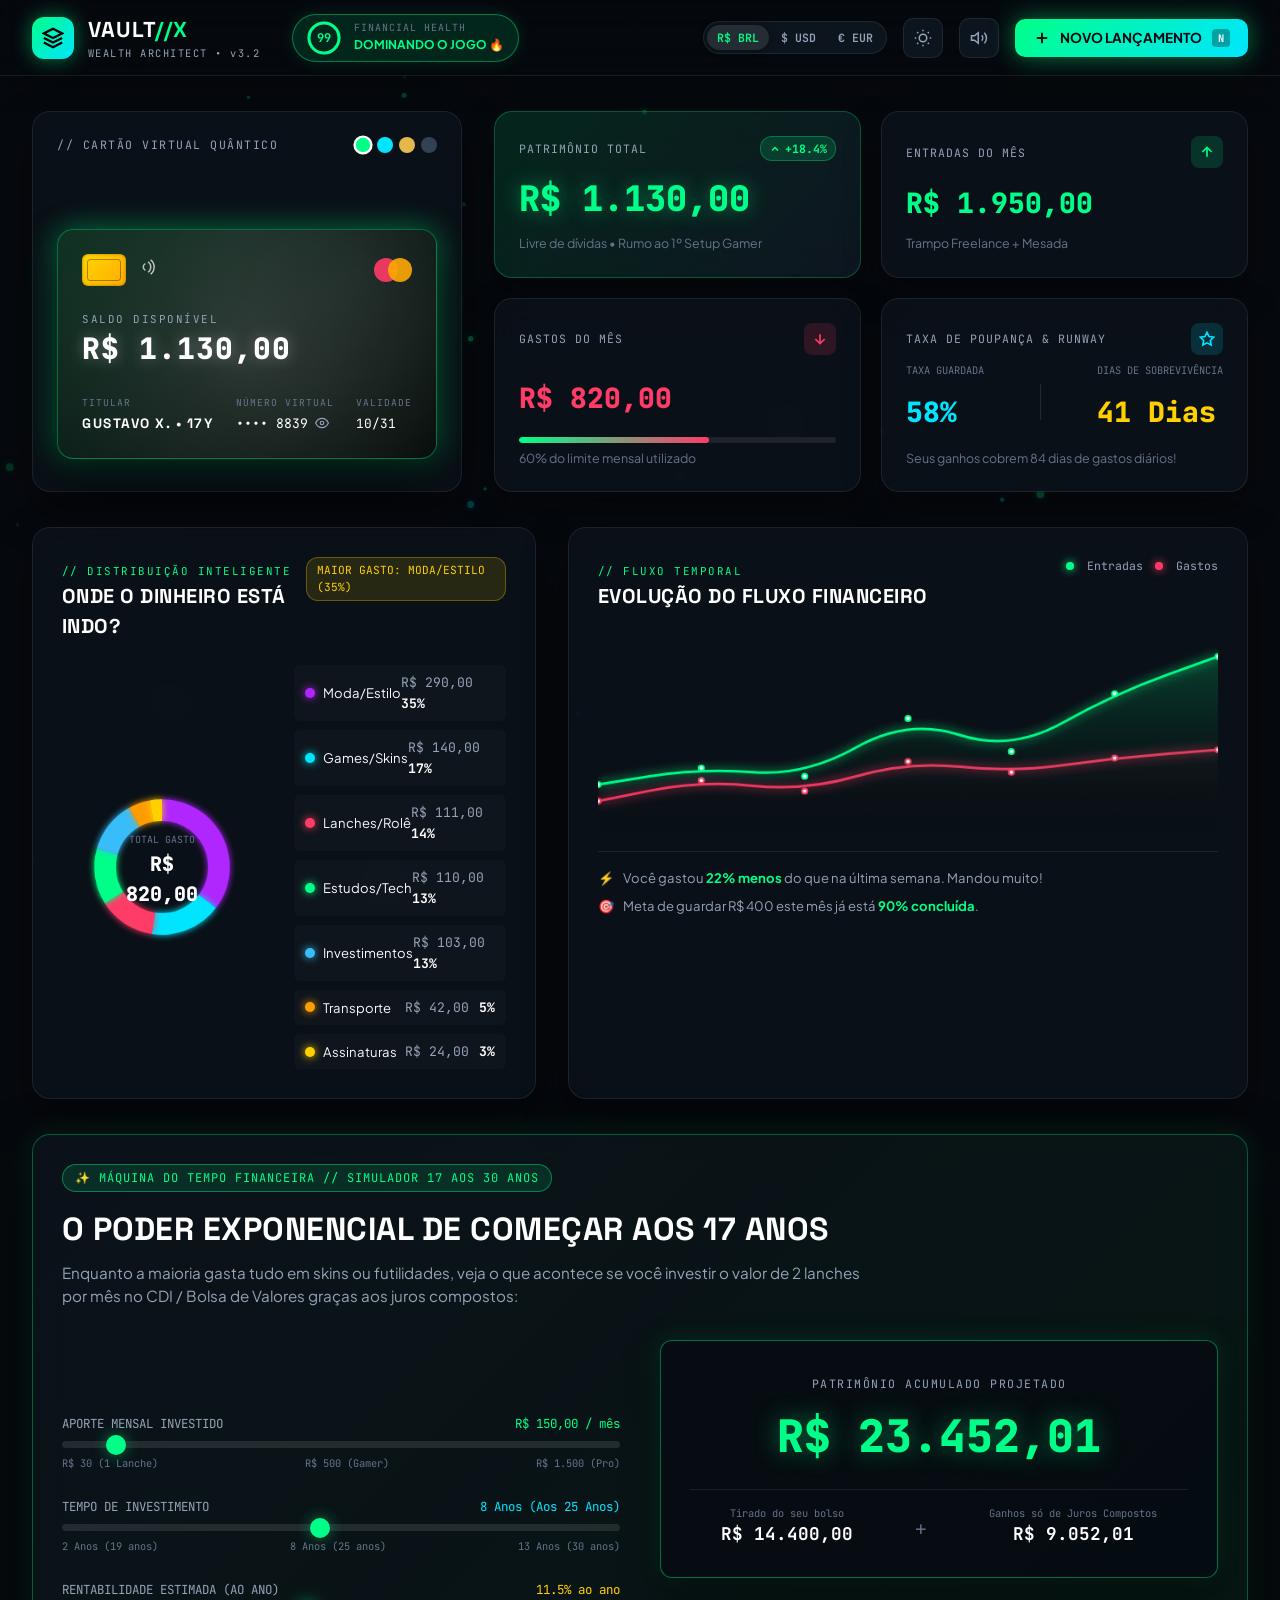
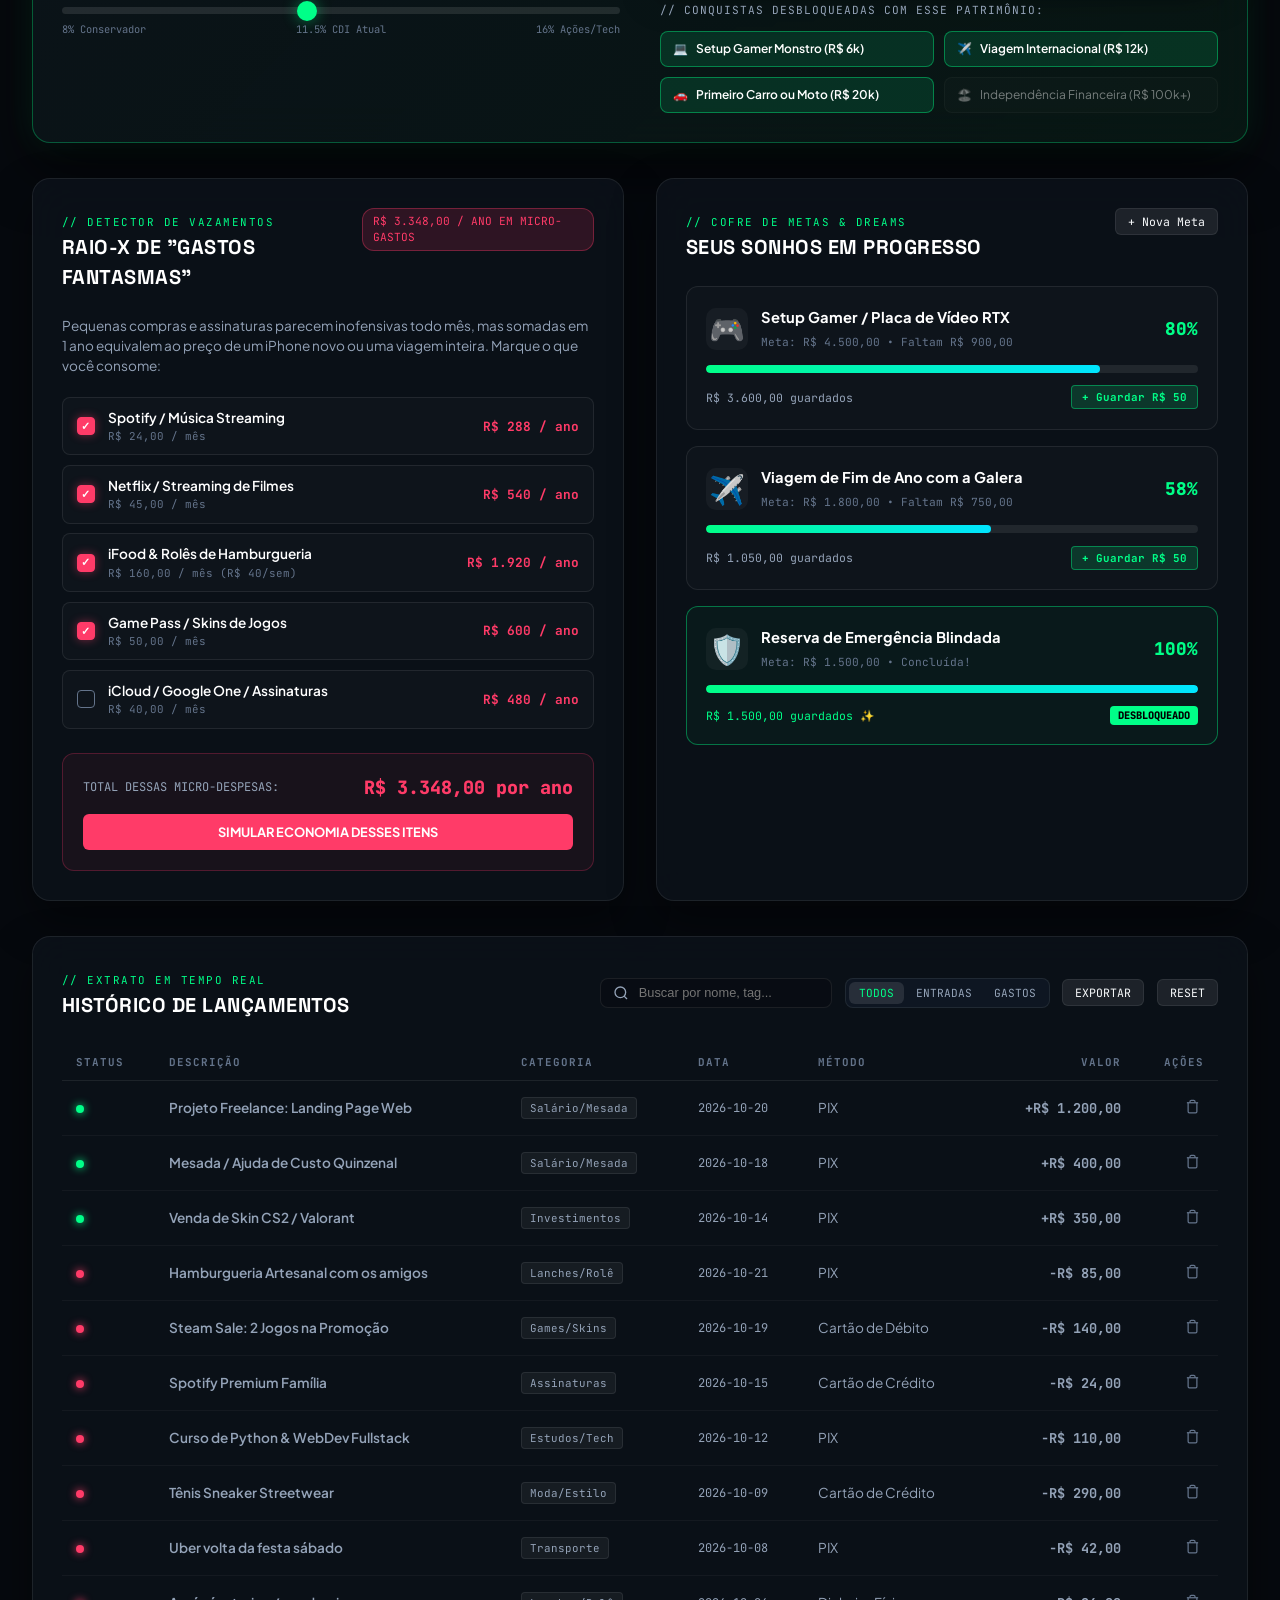
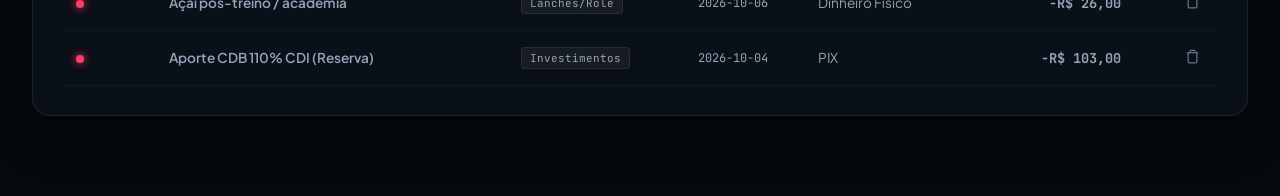
<file: Muito_Foda/index.html>
<!DOCTYPE html>
<html lang="pt-BR">
<head>
  <meta charset="UTF-8">
  <meta name="viewport" content="width=device-width, initial-scale=1.0">
  <title>VAULT // X — Quantum Wealth & Expense OS</title>
  <link rel="preconnect" href="https://fonts.googleapis.com">
  <link rel="preconnect" href="https://fonts.gstatic.com" crossorigin>
  <link href="https://fonts.googleapis.com/css2?family=Plus+Jakarta+Sans:wght@300;400;500;600;700;800&family=JetBrains+Mono:wght@400;500;700&family=Space+Grotesk:wght@500;700&display=swap" rel="stylesheet">
  <link rel="stylesheet" href="style.css">
</head>
<body class="theme-emerald">
  <!-- Glowing Ambient Background Canvas -->
  <canvas id="ambientCanvas"></canvas>

  <!-- Top App Bar -->
  <header class="app-header">
    <div class="header-left">
      <div class="brand">
        <div class="brand-icon">
          <svg width="22" height="22" viewBox="0 0 24 24" fill="none" stroke="currentColor" stroke-width="2.5">
            <path d="M12 2L2 7l10 5 10-5-10-5zM2 17l10 5 10-5M2 12l10 5 10-5"/>
          </svg>
        </div>
        <div class="brand-info">
          <div class="brand-title">VAULT<span class="brand-x">//X</span></div>
          <div class="brand-subtitle">WEALTH ARCHITECT &bull; v3.2</div>
        </div>
      </div>

      <!-- Financial Health Score Badge -->
      <div class="health-badge" id="healthBadge" title="Seu Score de Saúde Financeira">
        <div class="score-circle">
          <svg width="34" height="34" viewBox="0 0 36 36">
            <path class="circle-bg" d="M18 2.0845 a 15.9155 15.9155 0 0 1 0 31.831 a 15.9155 15.9155 0 0 1 0 -31.831"/>
            <path class="circle-fill" id="scoreCircleFill" stroke-dasharray="88, 100" d="M18 2.0845 a 15.9155 15.9155 0 0 1 0 31.831 a 15.9155 15.9155 0 0 1 0 -31.831"/>
          </svg>
          <span class="score-number" id="healthScoreNum">88</span>
        </div>
        <div class="health-text">
          <span class="health-label">FINANCIAL HEALTH</span>
          <span class="health-status" id="healthStatusText">DOMINANDO O JOGO</span>
        </div>
      </div>
    </div>

    <!-- Header Actions -->
    <div class="header-right">
      <!-- Currency Switcher -->
      <div class="pill-group">
        <button class="pill-btn active" data-currency="BRL">R$ BRL</button>
        <button class="pill-btn" data-currency="USD">$ USD</button>
        <button class="pill-btn" data-currency="EUR">€ EUR</button>
      </div>

      <!-- Theme Selector -->
      <div class="theme-dropdown">
        <button class="icon-btn" id="themeDropdownBtn" title="Alterar Estilo Visual">
          <svg width="18" height="18" viewBox="0 0 24 24" fill="none" stroke="currentColor" stroke-width="2">
            <circle cx="12" cy="12" r="5"/><path d="M12 1v2M12 21v2M4.2 4.2l1.4 1.4M18.4 18.4l1.4 1.4M1 12h2M21 12h2M4.2 19.8l1.4-1.4M18.4 5.6l1.4-1.4"/>
          </svg>
        </button>
        <div class="dropdown-menu" id="themeMenu">
          <button class="menu-item active" data-theme="theme-emerald">● ONYX EMERALD (Cyber Green)</button>
          <button class="menu-item" data-theme="theme-cyberpunk">● NEON TOKYO (Purple & Cyan)</button>
          <button class="menu-item" data-theme="theme-gold">● ROYAL GOLD (Luxury)</button>
          <button class="menu-item" data-theme="theme-midnight">● DEEP MIDNIGHT (Minimal Dark)</button>
        </div>
      </div>

      <!-- Audio SFX Toggle -->
      <button class="icon-btn" id="audioToggleBtn" title="Ativar/Desativar Efeitos Sonoros">
        <svg width="18" height="18" viewBox="0 0 24 24" fill="none" stroke="currentColor" stroke-width="2" id="audioIcon">
          <polygon points="11 5 6 9 2 9 2 15 6 15 11 19 11 5"/>
          <path d="M19.07 4.93a10 10 0 0 1 0 14.14M15.54 8.46a5 5 0 0 1 0 7.07"/>
        </svg>
      </button>

      <!-- New Transaction Button -->
      <button class="cta-primary-btn" id="openAddModalBtn">
        <svg width="18" height="18" viewBox="0 0 24 24" fill="none" stroke="currentColor" stroke-width="2.5">
          <line x1="12" y1="5" x2="12" y2="19"></line>
          <line x1="5" y1="12" x2="19" y2="12"></line>
        </svg>
        <span>NOVO LANÇAMENTO</span>
        <kbd class="kbd-hint">N</kbd>
      </button>
    </div>
  </header>

  <!-- Main Container -->
  <main class="dashboard-wrapper">

    <!-- ROW 1: Hero Deck (3D Virtual Card + Big Stats) -->
    <section class="hero-deck">
      <!-- 3D Holographic Card Viewport -->
      <div class="card-showcase">
        <div class="showcase-header">
          <span class="showcase-title">// CARTÃO VIRTUAL QUÂNTICO</span>
          <div class="card-skin-selector">
            <button class="skin-btn active" data-skin="emerald" title="Emerald Pass"></button>
            <button class="skin-btn" data-skin="cyber" title="Cyber Aurora"></button>
            <button class="skin-btn" data-skin="gold" title="Gold Reserve"></button>
            <button class="skin-btn" data-skin="onyx" title="Onyx Black"></button>
          </div>
        </div>

        <!-- 3D Tilting Card -->
        <div class="card-perspective">
          <div class="virtual-card skin-emerald" id="virtualCard">
            <div class="card-glare"></div>
            <div class="card-circuit-bg"></div>

            <div class="card-top">
              <div class="card-chip-container">
                <div class="card-emv-chip"></div>
                <div class="contactless-icon">
                  <svg width="18" height="18" viewBox="0 0 24 24" fill="none" stroke="currentColor" stroke-width="2">
                    <path d="M8.5 16.5a5 5 0 0 1 0-9"/>
                    <path d="M12 19a8.5 8.5 0 0 0 0-14"/>
                    <path d="M15.5 21.5a12 12 0 0 0 0-19"/>
                  </svg>
                </div>
              </div>
              <div class="card-network-logo">
                <span class="logo-circle c1"></span>
                <span class="logo-circle c2"></span>
              </div>
            </div>

            <div class="card-balance-block">
              <span class="card-bal-label">SALDO DISPONÍVEL</span>
              <div class="card-bal-amount" id="cardBalanceDisplay">R$ 2.450,00</div>
            </div>

            <div class="card-bottom">
              <div class="card-holder-info">
                <span class="holder-label">TITULAR</span>
                <span class="holder-name" id="cardHolderName">GUSTAVO X. &bull; 17Y</span>
              </div>
              <div class="card-number-info">
                <span class="holder-label">NÚMERO VIRTUAL</span>
                <span class="card-digits" id="cardDigitsDisplay">&bull;&bull;&bull;&bull; 8839</span>
                <button class="reveal-btn" id="revealCardBtn" title="Revelar/Ocultar dígitos">
                  <svg width="14" height="14" viewBox="0 0 24 24" fill="none" stroke="currentColor" stroke-width="2">
                    <path d="M1 12s4-8 11-8 11 8 11 8-4 8-11 8-11-8-11-8z"/><circle cx="12" cy="12" r="3"/>
                  </svg>
                </button>
              </div>
              <div class="card-validity">
                <span class="holder-label">VALIDADE</span>
                <span class="valid-date">10/31</span>
              </div>
            </div>
          </div>
        </div>
      </div>

      <!-- Key Financial Metrics Bento -->
      <div class="metrics-bento">
        <!-- Metric: Saldo Líquido Total -->
        <div class="metric-card primary-gradient">
          <div class="metric-head">
            <span class="metric-title">PATRIMÔNIO TOTAL</span>
            <div class="trend-pill positive" id="balanceTrend">
              <svg width="12" height="12" viewBox="0 0 24 24" fill="none" stroke="currentColor" stroke-width="3"><polyline points="18 15 12 9 6 15"/></svg>
              <span>+18.4%</span>
            </div>
          </div>
          <div class="metric-value big-number" id="totalBalanceVal">R$ 3.840,50</div>
          <div class="metric-footer">
            <span class="footer-hint">Livre de dívidas &bull; Rumo ao 1º Setup Gamer</span>
          </div>
        </div>

        <!-- Metric: Entradas (Income) -->
        <div class="metric-card">
          <div class="metric-head">
            <span class="metric-title">ENTRADAS DO MÊS</span>
            <div class="icon-circle in">
              <svg width="16" height="16" viewBox="0 0 24 24" fill="none" stroke="currentColor" stroke-width="2.5"><line x1="12" y1="19" x2="12" y2="5"></line><polyline points="5 12 12 5 19 12"></polyline></svg>
            </div>
          </div>
          <div class="metric-value text-emerald" id="totalIncomeVal">R$ 1.950,00</div>
          <div class="metric-footer">
            <span class="footer-hint" id="incomeDesc">Trampo Freelance + Mesada</span>
          </div>
        </div>

        <!-- Metric: Saídas (Expenses) -->
        <div class="metric-card">
          <div class="metric-head">
            <span class="metric-title">GASTOS DO MÊS</span>
            <div class="icon-circle out">
              <svg width="16" height="16" viewBox="0 0 24 24" fill="none" stroke="currentColor" stroke-width="2.5"><line x1="12" y1="5" x2="12" y2="19"></line><polyline points="19 12 12 19 5 12"></polyline></svg>
            </div>
          </div>
          <div class="metric-value text-coral" id="totalExpenseVal">R$ 820,00</div>
          <div class="metric-footer">
            <div class="budget-mini-bar">
              <div class="budget-fill" id="budgetUsageBar" style="width: 42%;"></div>
            </div>
            <span class="footer-hint" id="budgetUsageText">42% do limite mensal utilizado</span>
          </div>
        </div>

        <!-- Metric: Runway / Dias de Rolê -->
        <div class="metric-card">
          <div class="metric-head">
            <span class="metric-title">TAXA DE POUPANÇA & RUNWAY</span>
            <div class="icon-circle rate">
              <svg width="16" height="16" viewBox="0 0 24 24" fill="none" stroke="currentColor" stroke-width="2.5"><polygon points="12 2 15.09 8.26 22 9.27 17 14.14 18.18 21.02 12 17.77 5.82 21.02 7 14.14 2 9.27 8.91 8.26 12 2"/></svg>
            </div>
          </div>
          <div class="metric-row-dual">
            <div>
              <span class="sub-label">TAXA GUARDADA</span>
              <div class="metric-value text-cyan" id="savingsRateVal">58%</div>
            </div>
            <div class="divider-v"></div>
            <div>
              <span class="sub-label">DIAS DE SOBREVIVÊNCIA</span>
              <div class="metric-value text-accent" id="runwayDaysVal">84 Dias</div>
            </div>
          </div>
          <div class="metric-footer">
            <span class="footer-hint">Seus ganhos cobrem 84 dias de gastos diários!</span>
          </div>
        </div>
      </div>
    </section>

    <!-- ROW 2: Smart Analytics (Doughnut Chart + High-Tech Cashflow Wave) -->
    <section class="analytics-row">
      <!-- Category Breakdown Chart -->
      <div class="glass-panel chart-panel">
        <div class="panel-head">
          <div>
            <span class="panel-tag">// DISTRIBUIÇÃO INTELIGENTE</span>
            <h3 class="panel-title">ONDE O DINHEIRO ESTÁ INDO?</h3>
          </div>
          <div class="badge-accent" id="topCategoryBadge">MAIOR GASTO: LANCHES (38%)</div>
        </div>

        <div class="doughnut-container">
          <div class="chart-canvas-box">
            <canvas id="categoryChartCanvas" width="260" height="260"></canvas>
            <div class="chart-center-info">
              <span class="center-label">TOTAL GASTO</span>
              <span class="center-value" id="chartCenterTotal">R$ 820</span>
            </div>
          </div>

          <div class="category-legend" id="categoryLegendList">
            <!-- Dynamic Category Legend items will be inserted here -->
          </div>
        </div>
      </div>

      <!-- Cashflow Wave Graph -->
      <div class="glass-panel wave-panel">
        <div class="panel-head">
          <div>
            <span class="panel-tag">// FLUXO TEMPORAL</span>
            <h3 class="panel-title">EVOLUÇÃO DO FLUXO FINANCEIRO</h3>
          </div>
          <div class="chart-legend-pills">
            <span class="legend-dot in"></span><span>Entradas</span>
            <span class="legend-dot out"></span><span>Gastos</span>
          </div>
        </div>

        <div class="wave-canvas-wrapper">
          <canvas id="cashflowCanvas" width="700" height="230"></canvas>
        </div>

        <div class="wave-footer-insights">
          <div class="insight-item">
            <span class="insight-icon">⚡</span>
            <span>Você gastou <strong>22% menos</strong> do que na última semana. Mandou muito!</span>
          </div>
          <div class="insight-item">
            <span class="insight-icon">🎯</span>
            <span>Meta de guardar R$ 400 este mês já está <strong>90% concluída</strong>.</span>
          </div>
        </div>
      </div>
    </section>

    <!-- ROW 3: The Time Machine // Compound Interest Simulator for Gen-Z -->
    <section class="time-machine-section glass-panel">
      <div class="time-machine-header">
        <div class="tm-brand-tag">
          <span class="pulse-spark">✨</span>
          <span>MÁQUINA DO TEMPO FINANCEIRA // SIMULADOR 17 AOS 30 ANOS</span>
        </div>
        <h2 class="tm-title">O PODER EXPONENCIAL DE COMEÇAR AOS 17 ANOS</h2>
        <p class="tm-desc">
          Enquanto a maioria gasta tudo em skins ou futilidades, veja o que acontece se você investir o valor de 2 lanches por mês no CDI / Bolsa de Valores graças aos juros compostos:
        </p>
      </div>

      <div class="tm-body-grid">
        <!-- Interactive Controls -->
        <div class="tm-controls-card">
          <div class="tm-slider-group">
            <div class="slider-head">
              <span>APORTE MENSAL INVESTIDO</span>
              <span class="slider-val text-emerald" id="tmMonthlyDisplay">R$ 150 / mês</span>
            </div>
            <input type="range" id="tmMonthlySlider" min="30" max="1500" step="10" value="150" class="vault-slider">
            <div class="slider-stops">
              <span>R$ 30 (1 Lanche)</span>
              <span>R$ 500 (Gamer)</span>
              <span>R$ 1.500 (Pro)</span>
            </div>
          </div>

          <div class="tm-slider-group">
            <div class="slider-head">
              <span>TEMPO DE INVESTIMENTO</span>
              <span class="slider-val text-cyan" id="tmYearsDisplay">8 Anos (Aos 25 Anos)</span>
            </div>
            <input type="range" id="tmYearsSlider" min="2" max="15" step="1" value="8" class="vault-slider">
            <div class="slider-stops">
              <span>2 Anos (19 anos)</span>
              <span>8 Anos (25 anos)</span>
              <span>13 Anos (30 anos)</span>
            </div>
          </div>

          <div class="tm-slider-group">
            <div class="slider-head">
              <span>RENTABILIDADE ESTIMADA (AO ANO)</span>
              <span class="slider-val text-accent" id="tmRateDisplay">11.5% ao ano (CDI/Tesouro)</span>
            </div>
            <input type="range" id="tmRateSlider" min="8" max="16" step="0.5" value="11.5" class="vault-slider">
            <div class="slider-stops">
              <span>8% Conservador</span>
              <span>11.5% CDI Atual</span>
              <span>16% Ações/Tech</span>
            </div>
          </div>
        </div>

        <!-- Exponential Result Card & Milestone Badges -->
        <div class="tm-results-card">
          <div class="result-glow-box">
            <span class="res-sub">PATRIMÔNIO ACUMULADO PROJETADO</span>
            <div class="res-big-total text-emerald" id="tmTotalAccumulated">R$ 25.438,20</div>
            <div class="res-breakdown-row">
              <div class="res-col">
                <span class="lbl">Tirado do seu bolso</span>
                <span class="val" id="tmTotalInvested">R$ 14.400,00</span>
              </div>
              <div class="plus-icon">+</div>
              <div class="res-col highlight-col">
                <span class="lbl">Ganhos só de Juros Compostos</span>
                <span class="val text-cyan" id="tmTotalInterest">R$ 11.038,20</span>
              </div>
            </div>
          </div>

          <!-- Milestones Unlocked -->
          <div class="milestones-box">
            <span class="milestone-title">// CONQUISTAS DESBLOQUEADAS COM ESSE PATRIMÔNIO:</span>
            <div class="milestone-pills" id="milestonesContainer">
              <div class="m-pill unlocked">
                <span class="m-icon">💻</span>
                <span>Setup Gamer Monstro (R$ 6k)</span>
              </div>
              <div class="m-pill unlocked">
                <span class="m-icon">✈️</span>
                <span>Viagem Internacional (R$ 12k)</span>
              </div>
              <div class="m-pill unlocked">
                <span class="m-icon">🚗</span>
                <span>Primeiro Carro ou Moto (R$ 20k)</span>
              </div>
              <div class="m-pill locked">
                <span class="m-icon">🏖️</span>
                <span>Independência Financeira (R$ 100k+)</span>
              </div>
            </div>
          </div>
        </div>
      </div>
    </section>

    <!-- ROW 4: Ghost Expense Scanner & Dream Vault -->
    <section class="twin-section">
      <!-- Ghost Expense Scanner -->
      <div class="glass-panel ghost-panel">
        <div class="panel-head">
          <div>
            <span class="panel-tag">// DETECTOR DE VAZAMENTOS</span>
            <h3 class="panel-title">RAIO-X DE "GASTOS FANTASMAS"</h3>
          </div>
          <span class="badge-warning" id="ghostLeakBadge">R$ 3.840 / ANO EM MICRO-GASTOS</span>
        </div>

        <p class="panel-intro-text">
          Pequenas compras e assinaturas parecem inofensivas todo mês, mas somadas em 1 ano equivalem ao preço de um iPhone novo ou uma viagem inteira. Marque o que você consome:
        </p>

        <div class="ghost-checklist" id="ghostChecklist">
          <label class="ghost-item">
            <input type="checkbox" checked data-cost="24" data-name="Spotify / Apple Music">
            <div class="ghost-box">
              <span class="check-mark"></span>
              <div class="ghost-info">
                <span class="ghost-name">Spotify / Música Streaming</span>
                <span class="ghost-cycle">R$ 24,00 / mês</span>
              </div>
            </div>
            <span class="ghost-yearly">R$ 288 / ano</span>
          </label>

          <label class="ghost-item">
            <input type="checkbox" checked data-cost="45" data-name="Netflix / Max / Disney">
            <div class="ghost-box">
              <span class="check-mark"></span>
              <div class="ghost-info">
                <span class="ghost-name">Netflix / Streaming de Filmes</span>
                <span class="ghost-cycle">R$ 45,00 / mês</span>
              </div>
            </div>
            <span class="ghost-yearly">R$ 540 / ano</span>
          </label>

          <label class="ghost-item">
            <input type="checkbox" checked data-cost="160" data-name="iFood & Lanches de Fim de Semana">
            <div class="ghost-box">
              <span class="check-mark"></span>
              <div class="ghost-info">
                <span class="ghost-name">iFood & Rolês de Hamburgueria</span>
                <span class="ghost-cycle">R$ 160,00 / mês (R$ 40/sem)</span>
              </div>
            </div>
            <span class="ghost-yearly">R$ 1.920 / ano</span>
          </label>

          <label class="ghost-item">
            <input type="checkbox" checked data-cost="50" data-name="Game Pass / PS Plus / Steam">
            <div class="ghost-box">
              <span class="check-mark"></span>
              <div class="ghost-info">
                <span class="ghost-name">Game Pass / Skins de Jogos</span>
                <span class="ghost-cycle">R$ 50,00 / mês</span>
              </div>
            </div>
            <span class="ghost-yearly">R$ 600 / ano</span>
          </label>

          <label class="ghost-item">
            <input type="checkbox" data-cost="40" data-name="Apps & Armazenamento Nuvem">
            <div class="ghost-box">
              <span class="check-mark"></span>
              <div class="ghost-info">
                <span class="ghost-name">iCloud / Google One / Assinaturas</span>
                <span class="ghost-cycle">R$ 40,00 / mês</span>
              </div>
            </div>
            <span class="ghost-yearly">R$ 480 / ano</span>
          </label>
        </div>

        <div class="ghost-total-card">
          <div class="ghost-summary">
            <span>TOTAL DESSAS MICRO-DESPESAS:</span>
            <span class="yearly-highlight text-coral" id="ghostTotalYear">R$ 3.348,00 por ano</span>
          </div>
          <button class="ghost-btn" id="optimizeGhostBtn">SIMULAR ECONOMIA DESSES ITENS</button>
        </div>
      </div>

      <!-- Dream Vault (Metas Financeiras) -->
      <div class="glass-panel vault-panel">
        <div class="panel-head">
          <div>
            <span class="panel-tag">// COFRE DE METAS & DREAMS</span>
            <h3 class="panel-title">SEUS SONHOS EM PROGRESSO</h3>
          </div>
          <button class="btn-micro" id="newGoalBtn">+ Nova Meta</button>
        </div>

        <div class="goals-list" id="goalsList">
          <!-- Goal 1 -->
          <div class="goal-card" data-goal-id="1">
            <div class="goal-header">
              <div class="goal-icon">🎮</div>
              <div class="goal-details">
                <h4 class="goal-name">Setup Gamer / Placa de Vídeo</h4>
                <span class="goal-deadline">Meta: R$ 4.500 &bull; Faltam R$ 900</span>
              </div>
              <div class="goal-pct">80%</div>
            </div>
            <div class="goal-progress-track">
              <div class="goal-progress-bar" style="width: 80%;"></div>
            </div>
            <div class="goal-action-row">
              <span class="goal-cur">R$ 3.600 guardados</span>
              <button class="deposit-mini-btn" data-goal="1">+ Guardar R$ 50</button>
            </div>
          </div>

          <!-- Goal 2 -->
          <div class="goal-card" data-goal-id="2">
            <div class="goal-header">
              <div class="goal-icon">✈️</div>
              <div class="goal-details">
                <h4 class="goal-name">Viagem de Fim de Ano com Amigos</h4>
                <span class="goal-deadline">Meta: R$ 1.800 &bull; Faltam R$ 750</span>
              </div>
              <div class="goal-pct">58%</div>
            </div>
            <div class="goal-progress-track">
              <div class="goal-progress-bar" style="width: 58%;"></div>
            </div>
            <div class="goal-action-row">
              <span class="goal-cur">R$ 1.050 guardados</span>
              <button class="deposit-mini-btn" data-goal="2">+ Guardar R$ 50</button>
            </div>
          </div>

          <!-- Goal 3 (Completed) -->
          <div class="goal-card completed" data-goal-id="3">
            <div class="goal-header">
              <div class="goal-icon">🛡️</div>
              <div class="goal-details">
                <h4 class="goal-name">Reserva de Emergência Blindada</h4>
                <span class="goal-deadline">Meta: R$ 1.500 &bull; Concluída!</span>
              </div>
              <div class="goal-pct">100%</div>
            </div>
            <div class="goal-progress-track">
              <div class="goal-progress-bar" style="width: 100%;"></div>
            </div>
            <div class="goal-action-row">
              <span class="goal-cur text-emerald">R$ 1.500 guardados &bull; CONCLUÍDO! ✨</span>
              <span class="badge-done">DESBLOQUEADO</span>
            </div>
          </div>
        </div>
      </div>
    </section>

    <!-- ROW 5: Live Interactive Transaction Ledger -->
    <section class="ledger-section glass-panel">
      <div class="ledger-top-bar">
        <div>
          <span class="panel-tag">// EXTRATO EM TEMPO REAL</span>
          <h3 class="panel-title">HISTÓRICO DE LANÇAMENTOS</h3>
        </div>

        <div class="ledger-controls">
          <!-- Search Input -->
          <div class="search-box">
            <svg width="16" height="16" viewBox="0 0 24 24" fill="none" stroke="currentColor" stroke-width="2"><circle cx="11" cy="11" r="8"/><line x1="21" y1="21" x2="16.65" y2="16.65"/></svg>
            <input type="text" id="transactionSearchInput" placeholder="Buscar por nome, tag..." autocomplete="off">
          </div>

          <!-- Filter Pills -->
          <div class="filter-pills">
            <button class="filter-pill active" data-filter="all">TODOS</button>
            <button class="filter-pill" data-filter="income">ENTRADAS</button>
            <button class="filter-pill" data-filter="expense">GASTOS</button>
          </div>

          <!-- Export JSON/CSV -->
          <button class="btn-micro" id="exportDataBtn" title="Exportar Extrato">EXPORTAR</button>
          <button class="btn-micro danger" id="resetDataBtn" title="Resetar Dados">RESET</button>
        </div>
      </div>

      <!-- Table / Feed Container -->
      <div class="table-container">
        <table class="transaction-table">
          <thead>
            <tr>
              <th>STATUS</th>
              <th>DESCRIÇÃO</th>
              <th>CATEGORIA</th>
              <th>DATA</th>
              <th>MÉTODO</th>
              <th class="text-right">VALOR</th>
              <th class="text-right">AÇÕES</th>
            </tr>
          </thead>
          <tbody id="transactionTableBody">
            <!-- Dynamic rows will be rendered here -->
          </tbody>
        </table>
      </div>
    </section>

  </main>

  <!-- MODAL: ADD TRANSACTION -->
  <div class="modal-overlay" id="addTxModal">
    <div class="modal-card">
      <div class="modal-header">
        <h3 class="modal-title">NOVO LANÇAMENTO</h3>
        <button class="close-modal-btn" id="closeAddModalBtn">&times;</button>
      </div>

      <form id="addTxForm" class="modal-form">
        <!-- Type Selection: Expense or Income -->
        <div class="type-selector">
          <label class="type-btn active" data-type="expense">
            <input type="radio" name="txType" value="expense" checked>
            <span>💸 GASTO / SAÍDA</span>
          </label>
          <label class="type-btn" data-type="income">
            <input type="radio" name="txType" value="income">
            <span>💰 ENTRADA / GANHO</span>
          </label>
        </div>

        <!-- Description -->
        <div class="form-group">
          <label for="txDesc">Descrição do Lançamento</label>
          <input type="text" id="txDesc" required placeholder="Ex: Steam Sale, Hamburguer com os amigos, Mesada..." autocomplete="off">
        </div>

        <!-- Amount & Category Grid -->
        <div class="form-row">
          <div class="form-group">
            <label for="txAmount">Valor (R$)</label>
            <input type="number" id="txAmount" required step="0.01" min="0.01" placeholder="0,00">
          </div>

          <div class="form-group">
            <label for="txCategory">Categoria</label>
            <select id="txCategory" required>
              <option value="Lanches/Rolê">🍔 Lanches & Rolê</option>
              <option value="Games/Skins">🎮 Games & Skins</option>
              <option value="Assinaturas">📱 Assinaturas & Streaming</option>
              <option value="Moda/Estilo">👟 Roupas & Estilo</option>
              <option value="Estudos/Tech">📚 Livros, Cursos & Tech</option>
              <option value="Transporte">🚲 Transporte & Uber</option>
              <option value="Investimentos">📈 Investimento / Poupança</option>
              <option value="Salário/Mesada">💼 Trampo / Mesada</option>
              <option value="Outros">⚡ Outros</option>
            </select>
          </div>
        </div>

        <!-- Date & Payment Method -->
        <div class="form-row">
          <div class="form-group">
            <label for="txDate">Data</label>
            <input type="date" id="txDate" required>
          </div>

          <div class="form-group">
            <label for="txMethod">Método</label>
            <select id="txMethod">
              <option value="PIX">⚡ PIX</option>
              <option value="Cartão de Débito">💳 Cartão de Débito</option>
              <option value="Cartão de Crédito">💳 Cartão de Crédito</option>
              <option value="Dinheiro Físico">💵 Dinheiro</option>
            </select>
          </div>
        </div>

        <button type="submit" class="submit-tx-btn" id="saveTxBtn">REGISTRAR LANÇAMENTO</button>
      </form>
    </div>
  </div>

  <!-- MODAL: ADD GOAL -->
  <div class="modal-overlay" id="addGoalModal">
    <div class="modal-card">
      <div class="modal-header">
        <h3 class="modal-title">NOVA META FINANCEIRA</h3>
        <button class="close-modal-btn" id="closeGoalModalBtn">&times;</button>
      </div>

      <form id="addGoalForm" class="modal-form">
        <div class="form-group">
          <label for="goalNameInput">Nome do Sonho / Meta</label>
          <input type="text" id="goalNameInput" required placeholder="Ex: Celular Novo, Carteira de Motorista, Curso...">
        </div>

        <div class="form-row">
          <div class="form-group">
            <label for="goalTargetInput">Valor Alvo (R$)</label>
            <input type="number" id="goalTargetInput" required step="1" min="10" placeholder="2500">
          </div>
          <div class="form-group">
            <label for="goalCurrentInput">Já Guardado (R$)</label>
            <input type="number" id="goalCurrentInput" required step="1" min="0" value="0">
          </div>
        </div>

        <div class="form-group">
          <label for="goalEmojiInput">Ícone Emoji</label>
          <input type="text" id="goalEmojiInput" value="🚀" maxlength="2">
        </div>

        <button type="submit" class="submit-tx-btn">CRIAR META</button>
      </form>
    </div>
  </div>

  <!-- Audio Prompt Floating Toast -->
  <div class="sound-toast" id="soundToast">
    <span>🔊 Efeitos sonoros estéreos WebAudio ativados para feedback tátil!</span>
  </div>

  <!-- Script Execution -->
  <script src="script.js"></script>
</body>
</html>
</file>
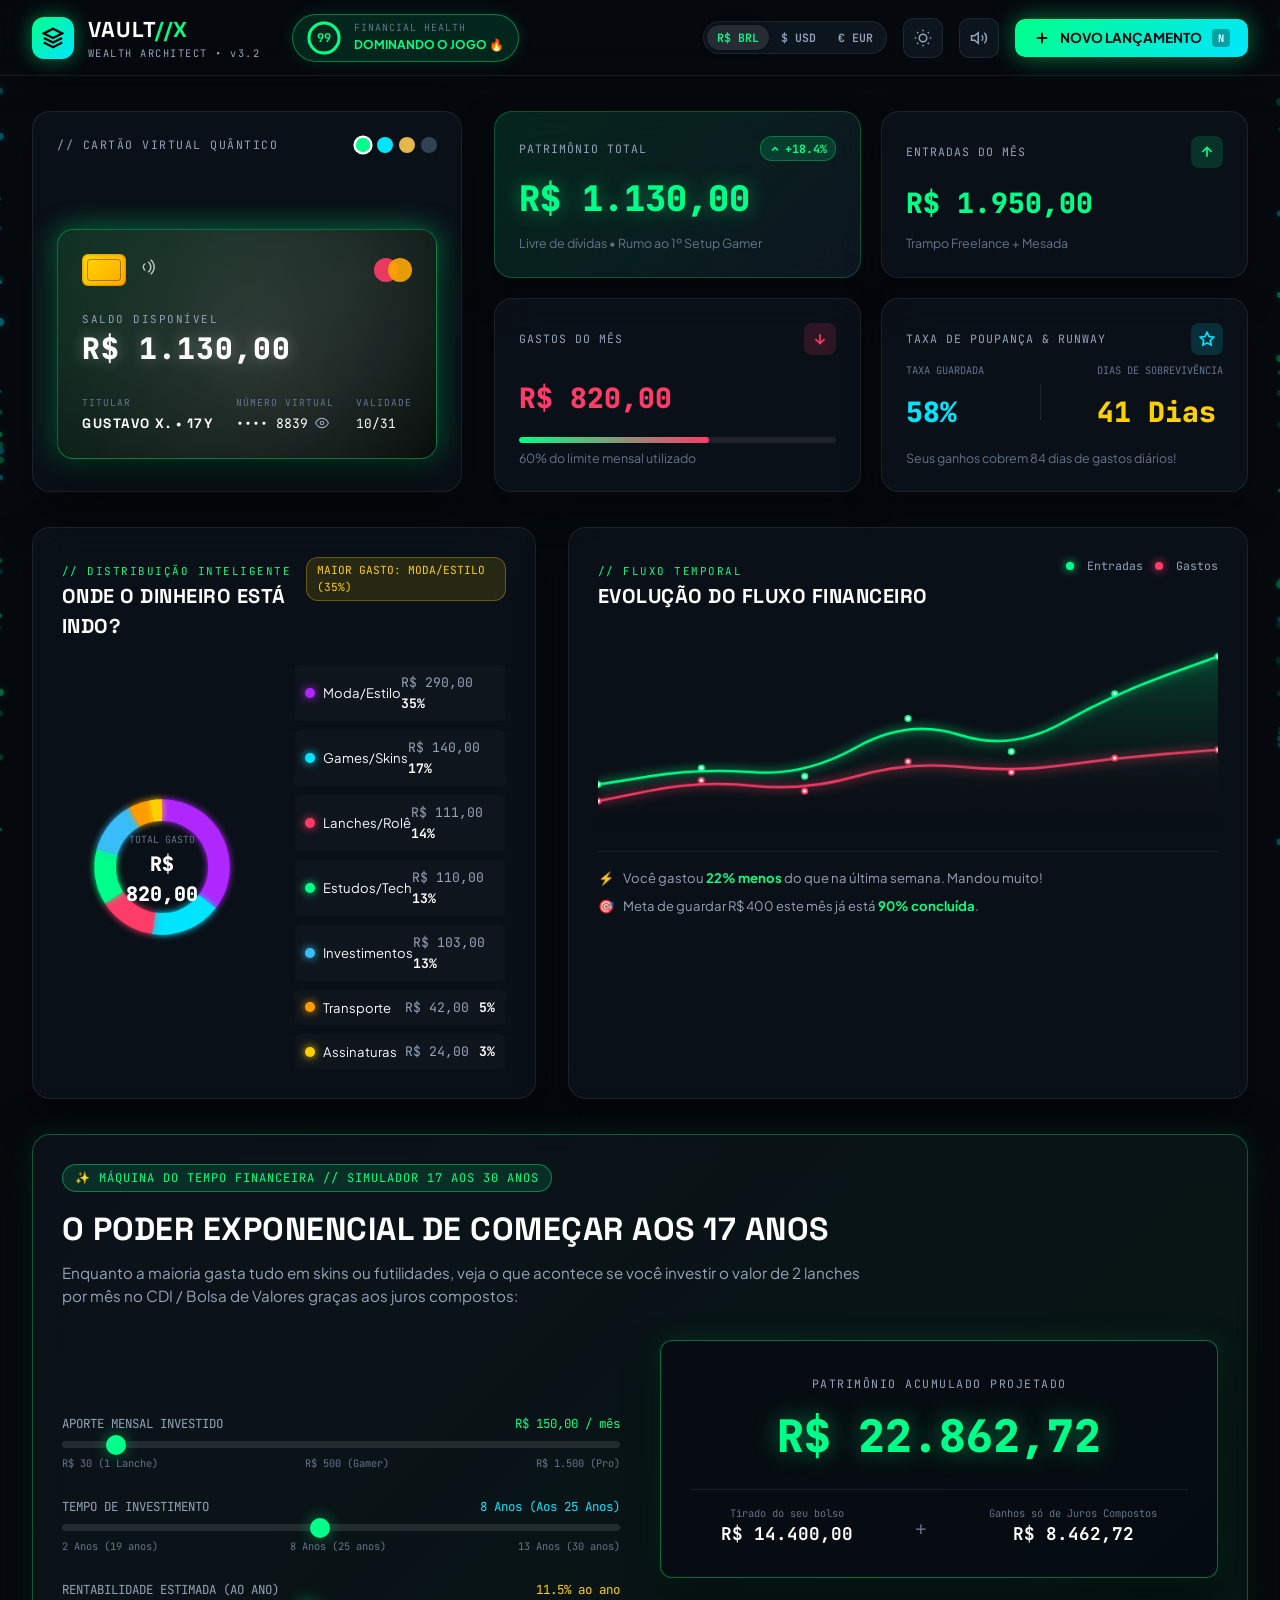
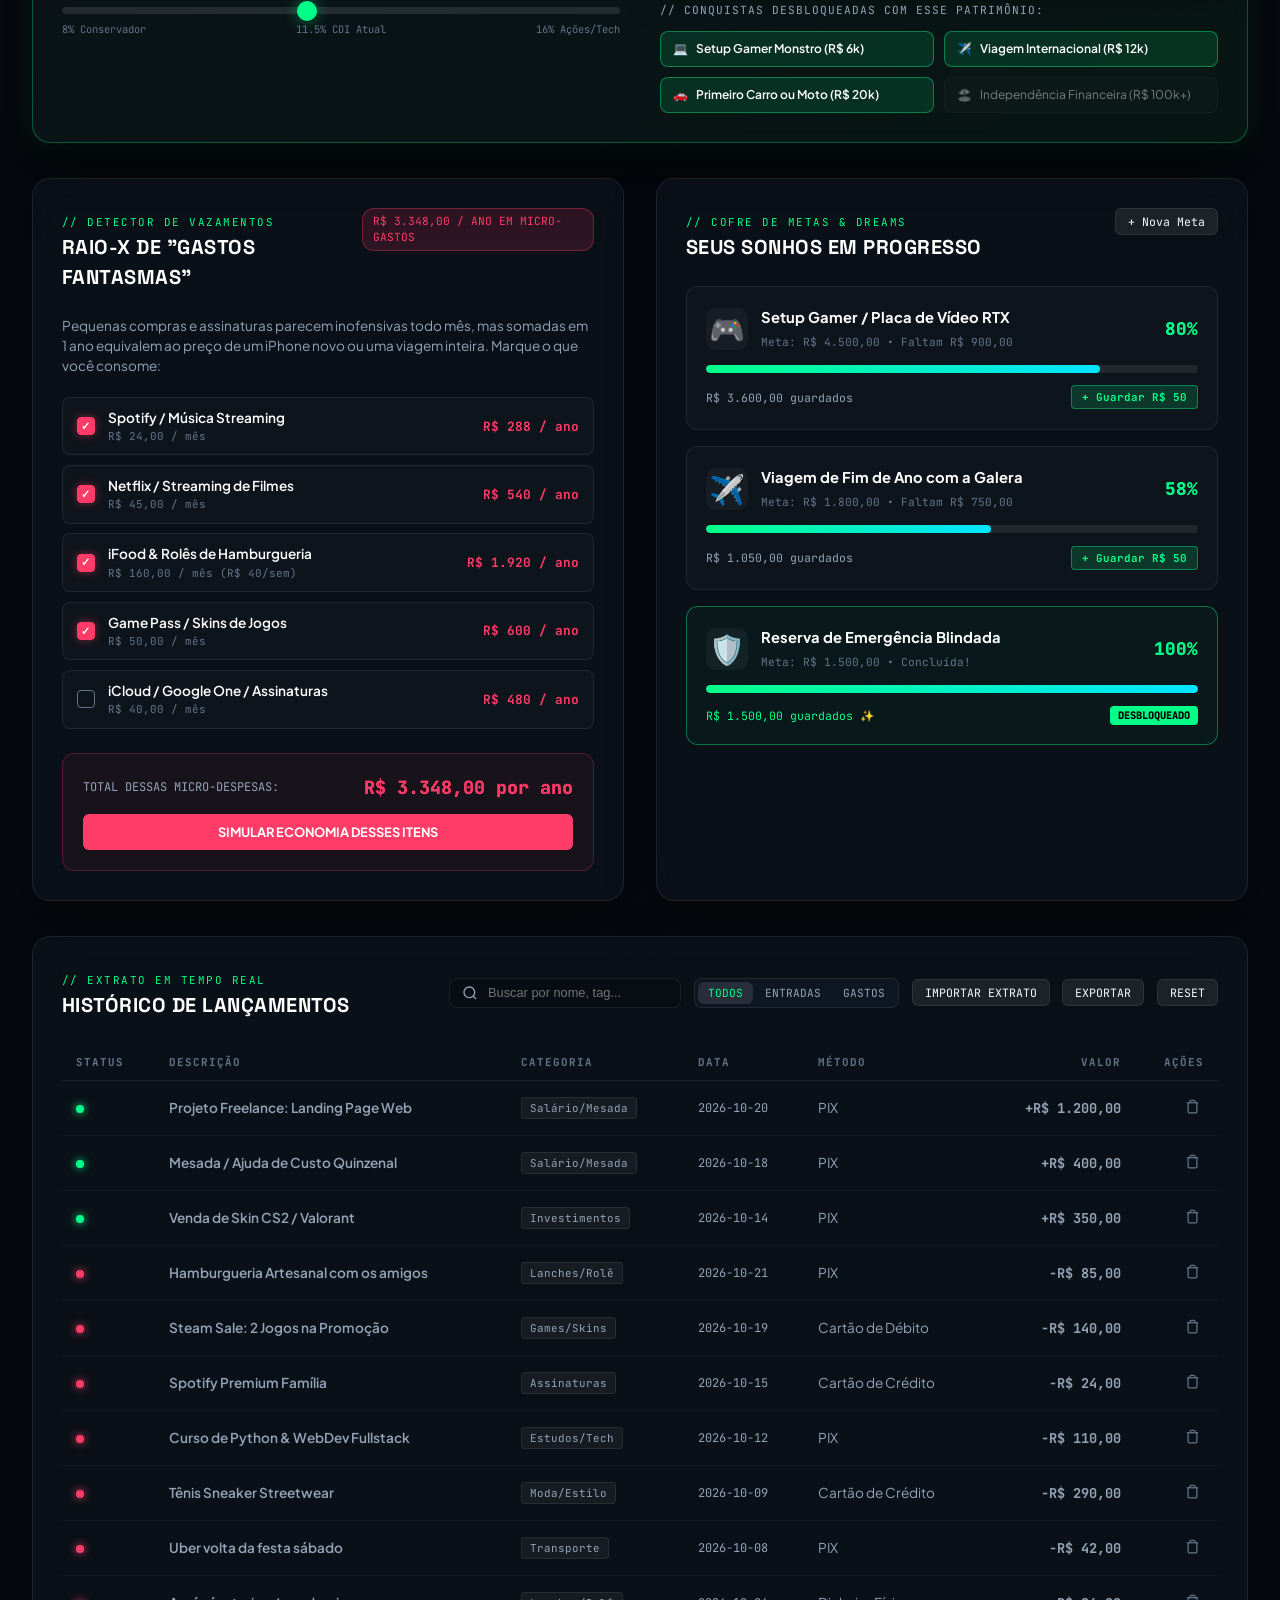
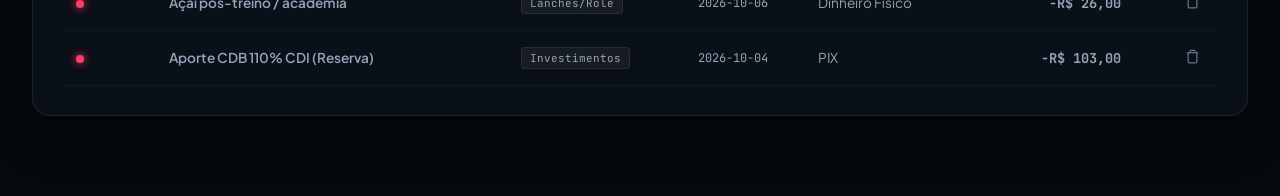
<file: SOBRA_VAULT_com_importar_extrato/index.html>
<!DOCTYPE html>
<html lang="pt-BR">
<head>
  <meta charset="UTF-8">
  <meta name="viewport" content="width=device-width, initial-scale=1.0">
  <title>VAULT // X — Quantum Wealth & Expense OS</title>
  <link rel="preconnect" href="https://fonts.googleapis.com">
  <link rel="preconnect" href="https://fonts.gstatic.com" crossorigin>
  <link href="https://fonts.googleapis.com/css2?family=Plus+Jakarta+Sans:wght@300;400;500;600;700;800&family=JetBrains+Mono:wght@400;500;700&family=Space+Grotesk:wght@500;700&display=swap" rel="stylesheet">
  <link rel="stylesheet" href="style.css">
</head>
<body class="theme-emerald">
  <!-- Glowing Ambient Background Canvas -->
  <canvas id="ambientCanvas"></canvas>

  <!-- Top App Bar -->
  <header class="app-header">
    <div class="header-left">
      <div class="brand">
        <div class="brand-icon">
          <svg width="22" height="22" viewBox="0 0 24 24" fill="none" stroke="currentColor" stroke-width="2.5">
            <path d="M12 2L2 7l10 5 10-5-10-5zM2 17l10 5 10-5M2 12l10 5 10-5"/>
          </svg>
        </div>
        <div class="brand-info">
          <div class="brand-title">VAULT<span class="brand-x">//X</span></div>
          <div class="brand-subtitle">WEALTH ARCHITECT &bull; v3.2</div>
        </div>
      </div>

      <!-- Financial Health Score Badge -->
      <div class="health-badge" id="healthBadge" title="Seu Score de Saúde Financeira">
        <div class="score-circle">
          <svg width="34" height="34" viewBox="0 0 36 36">
            <path class="circle-bg" d="M18 2.0845 a 15.9155 15.9155 0 0 1 0 31.831 a 15.9155 15.9155 0 0 1 0 -31.831"/>
            <path class="circle-fill" id="scoreCircleFill" stroke-dasharray="88, 100" d="M18 2.0845 a 15.9155 15.9155 0 0 1 0 31.831 a 15.9155 15.9155 0 0 1 0 -31.831"/>
          </svg>
          <span class="score-number" id="healthScoreNum">88</span>
        </div>
        <div class="health-text">
          <span class="health-label">FINANCIAL HEALTH</span>
          <span class="health-status" id="healthStatusText">DOMINANDO O JOGO</span>
        </div>
      </div>
    </div>

    <!-- Header Actions -->
    <div class="header-right">
      <!-- Currency Switcher -->
      <div class="pill-group">
        <button class="pill-btn active" data-currency="BRL">R$ BRL</button>
        <button class="pill-btn" data-currency="USD">$ USD</button>
        <button class="pill-btn" data-currency="EUR">€ EUR</button>
      </div>

      <!-- Theme Selector -->
      <div class="theme-dropdown">
        <button class="icon-btn" id="themeDropdownBtn" title="Alterar Estilo Visual">
          <svg width="18" height="18" viewBox="0 0 24 24" fill="none" stroke="currentColor" stroke-width="2">
            <circle cx="12" cy="12" r="5"/><path d="M12 1v2M12 21v2M4.2 4.2l1.4 1.4M18.4 18.4l1.4 1.4M1 12h2M21 12h2M4.2 19.8l1.4-1.4M18.4 5.6l1.4-1.4"/>
          </svg>
        </button>
        <div class="dropdown-menu" id="themeMenu">
          <button class="menu-item active" data-theme="theme-emerald">● ONYX EMERALD (Cyber Green)</button>
          <button class="menu-item" data-theme="theme-cyberpunk">● NEON TOKYO (Purple & Cyan)</button>
          <button class="menu-item" data-theme="theme-gold">● ROYAL GOLD (Luxury)</button>
          <button class="menu-item" data-theme="theme-midnight">● DEEP MIDNIGHT (Minimal Dark)</button>
        </div>
      </div>

      <!-- Audio SFX Toggle -->
      <button class="icon-btn" id="audioToggleBtn" title="Ativar/Desativar Efeitos Sonoros">
        <svg width="18" height="18" viewBox="0 0 24 24" fill="none" stroke="currentColor" stroke-width="2" id="audioIcon">
          <polygon points="11 5 6 9 2 9 2 15 6 15 11 19 11 5"/>
          <path d="M19.07 4.93a10 10 0 0 1 0 14.14M15.54 8.46a5 5 0 0 1 0 7.07"/>
        </svg>
      </button>

      <!-- New Transaction Button -->
      <button class="cta-primary-btn" id="openAddModalBtn">
        <svg width="18" height="18" viewBox="0 0 24 24" fill="none" stroke="currentColor" stroke-width="2.5">
          <line x1="12" y1="5" x2="12" y2="19"></line>
          <line x1="5" y1="12" x2="19" y2="12"></line>
        </svg>
        <span>NOVO LANÇAMENTO</span>
        <kbd class="kbd-hint">N</kbd>
      </button>
    </div>
  </header>

  <!-- Main Container -->
  <main class="dashboard-wrapper">

    <!-- ROW 1: Hero Deck (3D Virtual Card + Big Stats) -->
    <section class="hero-deck">
      <!-- 3D Holographic Card Viewport -->
      <div class="card-showcase">
        <div class="showcase-header">
          <span class="showcase-title">// CARTÃO VIRTUAL QUÂNTICO</span>
          <div class="card-skin-selector">
            <button class="skin-btn active" data-skin="emerald" title="Emerald Pass"></button>
            <button class="skin-btn" data-skin="cyber" title="Cyber Aurora"></button>
            <button class="skin-btn" data-skin="gold" title="Gold Reserve"></button>
            <button class="skin-btn" data-skin="onyx" title="Onyx Black"></button>
          </div>
        </div>

        <!-- 3D Tilting Card -->
        <div class="card-perspective">
          <div class="virtual-card skin-emerald" id="virtualCard">
            <div class="card-glare"></div>
            <div class="card-circuit-bg"></div>

            <div class="card-top">
              <div class="card-chip-container">
                <div class="card-emv-chip"></div>
                <div class="contactless-icon">
                  <svg width="18" height="18" viewBox="0 0 24 24" fill="none" stroke="currentColor" stroke-width="2">
                    <path d="M8.5 16.5a5 5 0 0 1 0-9"/>
                    <path d="M12 19a8.5 8.5 0 0 0 0-14"/>
                    <path d="M15.5 21.5a12 12 0 0 0 0-19"/>
                  </svg>
                </div>
              </div>
              <div class="card-network-logo">
                <span class="logo-circle c1"></span>
                <span class="logo-circle c2"></span>
              </div>
            </div>

            <div class="card-balance-block">
              <span class="card-bal-label">SALDO DISPONÍVEL</span>
              <div class="card-bal-amount" id="cardBalanceDisplay">R$ 2.450,00</div>
            </div>

            <div class="card-bottom">
              <div class="card-holder-info">
                <span class="holder-label">TITULAR</span>
                <span class="holder-name" id="cardHolderName">GUSTAVO X. &bull; 17Y</span>
              </div>
              <div class="card-number-info">
                <span class="holder-label">NÚMERO VIRTUAL</span>
                <span class="card-digits" id="cardDigitsDisplay">&bull;&bull;&bull;&bull; 8839</span>
                <button class="reveal-btn" id="revealCardBtn" title="Revelar/Ocultar dígitos">
                  <svg width="14" height="14" viewBox="0 0 24 24" fill="none" stroke="currentColor" stroke-width="2">
                    <path d="M1 12s4-8 11-8 11 8 11 8-4 8-11 8-11-8-11-8z"/><circle cx="12" cy="12" r="3"/>
                  </svg>
                </button>
              </div>
              <div class="card-validity">
                <span class="holder-label">VALIDADE</span>
                <span class="valid-date">10/31</span>
              </div>
            </div>
          </div>
        </div>
      </div>

      <!-- Key Financial Metrics Bento -->
      <div class="metrics-bento">
        <!-- Metric: Saldo Líquido Total -->
        <div class="metric-card primary-gradient">
          <div class="metric-head">
            <span class="metric-title">PATRIMÔNIO TOTAL</span>
            <div class="trend-pill positive" id="balanceTrend">
              <svg width="12" height="12" viewBox="0 0 24 24" fill="none" stroke="currentColor" stroke-width="3"><polyline points="18 15 12 9 6 15"/></svg>
              <span>+18.4%</span>
            </div>
          </div>
          <div class="metric-value big-number" id="totalBalanceVal">R$ 3.840,50</div>
          <div class="metric-footer">
            <span class="footer-hint">Livre de dívidas &bull; Rumo ao 1º Setup Gamer</span>
          </div>
        </div>

        <!-- Metric: Entradas (Income) -->
        <div class="metric-card">
          <div class="metric-head">
            <span class="metric-title">ENTRADAS DO MÊS</span>
            <div class="icon-circle in">
              <svg width="16" height="16" viewBox="0 0 24 24" fill="none" stroke="currentColor" stroke-width="2.5"><line x1="12" y1="19" x2="12" y2="5"></line><polyline points="5 12 12 5 19 12"></polyline></svg>
            </div>
          </div>
          <div class="metric-value text-emerald" id="totalIncomeVal">R$ 1.950,00</div>
          <div class="metric-footer">
            <span class="footer-hint" id="incomeDesc">Trampo Freelance + Mesada</span>
          </div>
        </div>

        <!-- Metric: Saídas (Expenses) -->
        <div class="metric-card">
          <div class="metric-head">
            <span class="metric-title">GASTOS DO MÊS</span>
            <div class="icon-circle out">
              <svg width="16" height="16" viewBox="0 0 24 24" fill="none" stroke="currentColor" stroke-width="2.5"><line x1="12" y1="5" x2="12" y2="19"></line><polyline points="19 12 12 19 5 12"></polyline></svg>
            </div>
          </div>
          <div class="metric-value text-coral" id="totalExpenseVal">R$ 820,00</div>
          <div class="metric-footer">
            <div class="budget-mini-bar">
              <div class="budget-fill" id="budgetUsageBar" style="width: 42%;"></div>
            </div>
            <span class="footer-hint" id="budgetUsageText">42% do limite mensal utilizado</span>
          </div>
        </div>

        <!-- Metric: Runway / Dias de Rolê -->
        <div class="metric-card">
          <div class="metric-head">
            <span class="metric-title">TAXA DE POUPANÇA & RUNWAY</span>
            <div class="icon-circle rate">
              <svg width="16" height="16" viewBox="0 0 24 24" fill="none" stroke="currentColor" stroke-width="2.5"><polygon points="12 2 15.09 8.26 22 9.27 17 14.14 18.18 21.02 12 17.77 5.82 21.02 7 14.14 2 9.27 8.91 8.26 12 2"/></svg>
            </div>
          </div>
          <div class="metric-row-dual">
            <div>
              <span class="sub-label">TAXA GUARDADA</span>
              <div class="metric-value text-cyan" id="savingsRateVal">58%</div>
            </div>
            <div class="divider-v"></div>
            <div>
              <span class="sub-label">DIAS DE SOBREVIVÊNCIA</span>
              <div class="metric-value text-accent" id="runwayDaysVal">84 Dias</div>
            </div>
          </div>
          <div class="metric-footer">
            <span class="footer-hint">Seus ganhos cobrem 84 dias de gastos diários!</span>
          </div>
        </div>
      </div>
    </section>

    <!-- ROW 2: Smart Analytics (Doughnut Chart + High-Tech Cashflow Wave) -->
    <section class="analytics-row">
      <!-- Category Breakdown Chart -->
      <div class="glass-panel chart-panel">
        <div class="panel-head">
          <div>
            <span class="panel-tag">// DISTRIBUIÇÃO INTELIGENTE</span>
            <h3 class="panel-title">ONDE O DINHEIRO ESTÁ INDO?</h3>
          </div>
          <div class="badge-accent" id="topCategoryBadge">MAIOR GASTO: LANCHES (38%)</div>
        </div>

        <div class="doughnut-container">
          <div class="chart-canvas-box">
            <canvas id="categoryChartCanvas" width="260" height="260"></canvas>
            <div class="chart-center-info">
              <span class="center-label">TOTAL GASTO</span>
              <span class="center-value" id="chartCenterTotal">R$ 820</span>
            </div>
          </div>

          <div class="category-legend" id="categoryLegendList">
            <!-- Dynamic Category Legend items will be inserted here -->
          </div>
        </div>
      </div>

      <!-- Cashflow Wave Graph -->
      <div class="glass-panel wave-panel">
        <div class="panel-head">
          <div>
            <span class="panel-tag">// FLUXO TEMPORAL</span>
            <h3 class="panel-title">EVOLUÇÃO DO FLUXO FINANCEIRO</h3>
          </div>
          <div class="chart-legend-pills">
            <span class="legend-dot in"></span><span>Entradas</span>
            <span class="legend-dot out"></span><span>Gastos</span>
          </div>
        </div>

        <div class="wave-canvas-wrapper">
          <canvas id="cashflowCanvas" width="700" height="230"></canvas>
        </div>

        <div class="wave-footer-insights">
          <div class="insight-item">
            <span class="insight-icon">⚡</span>
            <span>Você gastou <strong>22% menos</strong> do que na última semana. Mandou muito!</span>
          </div>
          <div class="insight-item">
            <span class="insight-icon">🎯</span>
            <span>Meta de guardar R$ 400 este mês já está <strong>90% concluída</strong>.</span>
          </div>
        </div>
      </div>
    </section>

    <!-- ROW 3: The Time Machine // Compound Interest Simulator for Gen-Z -->
    <section class="time-machine-section glass-panel">
      <div class="time-machine-header">
        <div class="tm-brand-tag">
          <span class="pulse-spark">✨</span>
          <span>MÁQUINA DO TEMPO FINANCEIRA // SIMULADOR 17 AOS 30 ANOS</span>
        </div>
        <h2 class="tm-title">O PODER EXPONENCIAL DE COMEÇAR AOS 17 ANOS</h2>
        <p class="tm-desc">
          Enquanto a maioria gasta tudo em skins ou futilidades, veja o que acontece se você investir o valor de 2 lanches por mês no CDI / Bolsa de Valores graças aos juros compostos:
        </p>
      </div>

      <div class="tm-body-grid">
        <!-- Interactive Controls -->
        <div class="tm-controls-card">
          <div class="tm-slider-group">
            <div class="slider-head">
              <span>APORTE MENSAL INVESTIDO</span>
              <span class="slider-val text-emerald" id="tmMonthlyDisplay">R$ 150 / mês</span>
            </div>
            <input type="range" id="tmMonthlySlider" min="30" max="1500" step="10" value="150" class="vault-slider">
            <div class="slider-stops">
              <span>R$ 30 (1 Lanche)</span>
              <span>R$ 500 (Gamer)</span>
              <span>R$ 1.500 (Pro)</span>
            </div>
          </div>

          <div class="tm-slider-group">
            <div class="slider-head">
              <span>TEMPO DE INVESTIMENTO</span>
              <span class="slider-val text-cyan" id="tmYearsDisplay">8 Anos (Aos 25 Anos)</span>
            </div>
            <input type="range" id="tmYearsSlider" min="2" max="15" step="1" value="8" class="vault-slider">
            <div class="slider-stops">
              <span>2 Anos (19 anos)</span>
              <span>8 Anos (25 anos)</span>
              <span>13 Anos (30 anos)</span>
            </div>
          </div>

          <div class="tm-slider-group">
            <div class="slider-head">
              <span>RENTABILIDADE ESTIMADA (AO ANO)</span>
              <span class="slider-val text-accent" id="tmRateDisplay">11.5% ao ano (CDI/Tesouro)</span>
            </div>
            <input type="range" id="tmRateSlider" min="8" max="16" step="0.5" value="11.5" class="vault-slider">
            <div class="slider-stops">
              <span>8% Conservador</span>
              <span>11.5% CDI Atual</span>
              <span>16% Ações/Tech</span>
            </div>
          </div>
        </div>

        <!-- Exponential Result Card & Milestone Badges -->
        <div class="tm-results-card">
          <div class="result-glow-box">
            <span class="res-sub">PATRIMÔNIO ACUMULADO PROJETADO</span>
            <div class="res-big-total text-emerald" id="tmTotalAccumulated">R$ 25.438,20</div>
            <div class="res-breakdown-row">
              <div class="res-col">
                <span class="lbl">Tirado do seu bolso</span>
                <span class="val" id="tmTotalInvested">R$ 14.400,00</span>
              </div>
              <div class="plus-icon">+</div>
              <div class="res-col highlight-col">
                <span class="lbl">Ganhos só de Juros Compostos</span>
                <span class="val text-cyan" id="tmTotalInterest">R$ 11.038,20</span>
              </div>
            </div>
          </div>

          <!-- Milestones Unlocked -->
          <div class="milestones-box">
            <span class="milestone-title">// CONQUISTAS DESBLOQUEADAS COM ESSE PATRIMÔNIO:</span>
            <div class="milestone-pills" id="milestonesContainer">
              <div class="m-pill unlocked">
                <span class="m-icon">💻</span>
                <span>Setup Gamer Monstro (R$ 6k)</span>
              </div>
              <div class="m-pill unlocked">
                <span class="m-icon">✈️</span>
                <span>Viagem Internacional (R$ 12k)</span>
              </div>
              <div class="m-pill unlocked">
                <span class="m-icon">🚗</span>
                <span>Primeiro Carro ou Moto (R$ 20k)</span>
              </div>
              <div class="m-pill locked">
                <span class="m-icon">🏖️</span>
                <span>Independência Financeira (R$ 100k+)</span>
              </div>
            </div>
          </div>
        </div>
      </div>
    </section>

    <!-- ROW 4: Ghost Expense Scanner & Dream Vault -->
    <section class="twin-section">
      <!-- Ghost Expense Scanner -->
      <div class="glass-panel ghost-panel">
        <div class="panel-head">
          <div>
            <span class="panel-tag">// DETECTOR DE VAZAMENTOS</span>
            <h3 class="panel-title">RAIO-X DE "GASTOS FANTASMAS"</h3>
          </div>
          <span class="badge-warning" id="ghostLeakBadge">R$ 3.840 / ANO EM MICRO-GASTOS</span>
        </div>

        <p class="panel-intro-text">
          Pequenas compras e assinaturas parecem inofensivas todo mês, mas somadas em 1 ano equivalem ao preço de um iPhone novo ou uma viagem inteira. Marque o que você consome:
        </p>

        <div class="ghost-checklist" id="ghostChecklist">
          <label class="ghost-item">
            <input type="checkbox" checked data-cost="24" data-name="Spotify / Apple Music">
            <div class="ghost-box">
              <span class="check-mark"></span>
              <div class="ghost-info">
                <span class="ghost-name">Spotify / Música Streaming</span>
                <span class="ghost-cycle">R$ 24,00 / mês</span>
              </div>
            </div>
            <span class="ghost-yearly">R$ 288 / ano</span>
          </label>

          <label class="ghost-item">
            <input type="checkbox" checked data-cost="45" data-name="Netflix / Max / Disney">
            <div class="ghost-box">
              <span class="check-mark"></span>
              <div class="ghost-info">
                <span class="ghost-name">Netflix / Streaming de Filmes</span>
                <span class="ghost-cycle">R$ 45,00 / mês</span>
              </div>
            </div>
            <span class="ghost-yearly">R$ 540 / ano</span>
          </label>

          <label class="ghost-item">
            <input type="checkbox" checked data-cost="160" data-name="iFood & Lanches de Fim de Semana">
            <div class="ghost-box">
              <span class="check-mark"></span>
              <div class="ghost-info">
                <span class="ghost-name">iFood & Rolês de Hamburgueria</span>
                <span class="ghost-cycle">R$ 160,00 / mês (R$ 40/sem)</span>
              </div>
            </div>
            <span class="ghost-yearly">R$ 1.920 / ano</span>
          </label>

          <label class="ghost-item">
            <input type="checkbox" checked data-cost="50" data-name="Game Pass / PS Plus / Steam">
            <div class="ghost-box">
              <span class="check-mark"></span>
              <div class="ghost-info">
                <span class="ghost-name">Game Pass / Skins de Jogos</span>
                <span class="ghost-cycle">R$ 50,00 / mês</span>
              </div>
            </div>
            <span class="ghost-yearly">R$ 600 / ano</span>
          </label>

          <label class="ghost-item">
            <input type="checkbox" data-cost="40" data-name="Apps & Armazenamento Nuvem">
            <div class="ghost-box">
              <span class="check-mark"></span>
              <div class="ghost-info">
                <span class="ghost-name">iCloud / Google One / Assinaturas</span>
                <span class="ghost-cycle">R$ 40,00 / mês</span>
              </div>
            </div>
            <span class="ghost-yearly">R$ 480 / ano</span>
          </label>
        </div>

        <div class="ghost-total-card">
          <div class="ghost-summary">
            <span>TOTAL DESSAS MICRO-DESPESAS:</span>
            <span class="yearly-highlight text-coral" id="ghostTotalYear">R$ 3.348,00 por ano</span>
          </div>
          <button class="ghost-btn" id="optimizeGhostBtn">SIMULAR ECONOMIA DESSES ITENS</button>
        </div>
      </div>

      <!-- Dream Vault (Metas Financeiras) -->
      <div class="glass-panel vault-panel">
        <div class="panel-head">
          <div>
            <span class="panel-tag">// COFRE DE METAS & DREAMS</span>
            <h3 class="panel-title">SEUS SONHOS EM PROGRESSO</h3>
          </div>
          <button class="btn-micro" id="newGoalBtn">+ Nova Meta</button>
        </div>

        <div class="goals-list" id="goalsList">
          <!-- Goal 1 -->
          <div class="goal-card" data-goal-id="1">
            <div class="goal-header">
              <div class="goal-icon">🎮</div>
              <div class="goal-details">
                <h4 class="goal-name">Setup Gamer / Placa de Vídeo</h4>
                <span class="goal-deadline">Meta: R$ 4.500 &bull; Faltam R$ 900</span>
              </div>
              <div class="goal-pct">80%</div>
            </div>
            <div class="goal-progress-track">
              <div class="goal-progress-bar" style="width: 80%;"></div>
            </div>
            <div class="goal-action-row">
              <span class="goal-cur">R$ 3.600 guardados</span>
              <button class="deposit-mini-btn" data-goal="1">+ Guardar R$ 50</button>
            </div>
          </div>

          <!-- Goal 2 -->
          <div class="goal-card" data-goal-id="2">
            <div class="goal-header">
              <div class="goal-icon">✈️</div>
              <div class="goal-details">
                <h4 class="goal-name">Viagem de Fim de Ano com Amigos</h4>
                <span class="goal-deadline">Meta: R$ 1.800 &bull; Faltam R$ 750</span>
              </div>
              <div class="goal-pct">58%</div>
            </div>
            <div class="goal-progress-track">
              <div class="goal-progress-bar" style="width: 58%;"></div>
            </div>
            <div class="goal-action-row">
              <span class="goal-cur">R$ 1.050 guardados</span>
              <button class="deposit-mini-btn" data-goal="2">+ Guardar R$ 50</button>
            </div>
          </div>

          <!-- Goal 3 (Completed) -->
          <div class="goal-card completed" data-goal-id="3">
            <div class="goal-header">
              <div class="goal-icon">🛡️</div>
              <div class="goal-details">
                <h4 class="goal-name">Reserva de Emergência Blindada</h4>
                <span class="goal-deadline">Meta: R$ 1.500 &bull; Concluída!</span>
              </div>
              <div class="goal-pct">100%</div>
            </div>
            <div class="goal-progress-track">
              <div class="goal-progress-bar" style="width: 100%;"></div>
            </div>
            <div class="goal-action-row">
              <span class="goal-cur text-emerald">R$ 1.500 guardados &bull; CONCLUÍDO! ✨</span>
              <span class="badge-done">DESBLOQUEADO</span>
            </div>
          </div>
        </div>
      </div>
    </section>

    <!-- ROW 5: Live Interactive Transaction Ledger -->
    <section class="ledger-section glass-panel">
      <div class="ledger-top-bar">
        <div>
          <span class="panel-tag">// EXTRATO EM TEMPO REAL</span>
          <h3 class="panel-title">HISTÓRICO DE LANÇAMENTOS</h3>
        </div>

        <div class="ledger-controls">
          <!-- Search Input -->
          <div class="search-box">
            <svg width="16" height="16" viewBox="0 0 24 24" fill="none" stroke="currentColor" stroke-width="2"><circle cx="11" cy="11" r="8"/><line x1="21" y1="21" x2="16.65" y2="16.65"/></svg>
            <input type="text" id="transactionSearchInput" placeholder="Buscar por nome, tag..." autocomplete="off">
          </div>

          <!-- Filter Pills -->
          <div class="filter-pills">
            <button class="filter-pill active" data-filter="all">TODOS</button>
            <button class="filter-pill" data-filter="income">ENTRADAS</button>
            <button class="filter-pill" data-filter="expense">GASTOS</button>
          </div>

          <!-- Import bank statement (added; existing controls preserved) -->
          <button class="btn-micro" id="importStatementBtn" title="Importar extrato do Banco Inter">IMPORTAR EXTRATO</button>
          <input type="file" id="statementPdfInput" accept="application/pdf,.pdf" hidden>
          <!-- Export JSON/CSV -->
          <button class="btn-micro" id="exportDataBtn" title="Exportar Extrato">EXPORTAR</button>
          <button class="btn-micro danger" id="resetDataBtn" title="Resetar Dados">RESET</button>
        </div>
      </div>

      <!-- Table / Feed Container -->
      <div class="table-container">
        <table class="transaction-table">
          <thead>
            <tr>
              <th>STATUS</th>
              <th>DESCRIÇÃO</th>
              <th>CATEGORIA</th>
              <th>DATA</th>
              <th>MÉTODO</th>
              <th class="text-right">VALOR</th>
              <th class="text-right">AÇÕES</th>
            </tr>
          </thead>
          <tbody id="transactionTableBody">
            <!-- Dynamic rows will be rendered here -->
          </tbody>
        </table>
      </div>
    </section>

  </main>

  <!-- MODAL: ADD TRANSACTION -->
  <div class="modal-overlay" id="addTxModal">
    <div class="modal-card">
      <div class="modal-header">
        <h3 class="modal-title">NOVO LANÇAMENTO</h3>
        <button class="close-modal-btn" id="closeAddModalBtn">&times;</button>
      </div>

      <form id="addTxForm" class="modal-form">
        <!-- Type Selection: Expense or Income -->
        <div class="type-selector">
          <label class="type-btn active" data-type="expense">
            <input type="radio" name="txType" value="expense" checked>
            <span>💸 GASTO / SAÍDA</span>
          </label>
          <label class="type-btn" data-type="income">
            <input type="radio" name="txType" value="income">
            <span>💰 ENTRADA / GANHO</span>
          </label>
        </div>

        <!-- Description -->
        <div class="form-group">
          <label for="txDesc">Descrição do Lançamento</label>
          <input type="text" id="txDesc" required placeholder="Ex: Steam Sale, Hamburguer com os amigos, Mesada..." autocomplete="off">
        </div>

        <!-- Amount & Category Grid -->
        <div class="form-row">
          <div class="form-group">
            <label for="txAmount">Valor (R$)</label>
            <input type="number" id="txAmount" required step="0.01" min="0.01" placeholder="0,00">
          </div>

          <div class="form-group">
            <label for="txCategory">Categoria</label>
            <select id="txCategory" required>
              <option value="Lanches/Rolê">🍔 Lanches & Rolê</option>
              <option value="Games/Skins">🎮 Games & Skins</option>
              <option value="Assinaturas">📱 Assinaturas & Streaming</option>
              <option value="Moda/Estilo">👟 Roupas & Estilo</option>
              <option value="Estudos/Tech">📚 Livros, Cursos & Tech</option>
              <option value="Transporte">🚲 Transporte & Uber</option>
              <option value="Investimentos">📈 Investimento / Poupança</option>
              <option value="Salário/Mesada">💼 Trampo / Mesada</option>
              <option value="Outros">⚡ Outros</option>
            </select>
          </div>
        </div>

        <!-- Date & Payment Method -->
        <div class="form-row">
          <div class="form-group">
            <label for="txDate">Data</label>
            <input type="date" id="txDate" required>
          </div>

          <div class="form-group">
            <label for="txMethod">Método</label>
            <select id="txMethod">
              <option value="PIX">⚡ PIX</option>
              <option value="Cartão de Débito">💳 Cartão de Débito</option>
              <option value="Cartão de Crédito">💳 Cartão de Crédito</option>
              <option value="Dinheiro Físico">💵 Dinheiro</option>
            </select>
          </div>
        </div>

        <button type="submit" class="submit-tx-btn" id="saveTxBtn">REGISTRAR LANÇAMENTO</button>
      </form>
    </div>
  </div>

  <!-- MODAL: ADD GOAL -->
  <div class="modal-overlay" id="addGoalModal">
    <div class="modal-card">
      <div class="modal-header">
        <h3 class="modal-title">NOVA META FINANCEIRA</h3>
        <button class="close-modal-btn" id="closeGoalModalBtn">&times;</button>
      </div>

      <form id="addGoalForm" class="modal-form">
        <div class="form-group">
          <label for="goalNameInput">Nome do Sonho / Meta</label>
          <input type="text" id="goalNameInput" required placeholder="Ex: Celular Novo, Carteira de Motorista, Curso...">
        </div>

        <div class="form-row">
          <div class="form-group">
            <label for="goalTargetInput">Valor Alvo (R$)</label>
            <input type="number" id="goalTargetInput" required step="1" min="10" placeholder="2500">
          </div>
          <div class="form-group">
            <label for="goalCurrentInput">Já Guardado (R$)</label>
            <input type="number" id="goalCurrentInput" required step="1" min="0" value="0">
          </div>
        </div>

        <div class="form-group">
          <label for="goalEmojiInput">Ícone Emoji</label>
          <input type="text" id="goalEmojiInput" value="🚀" maxlength="2">
        </div>

        <button type="submit" class="submit-tx-btn">CRIAR META</button>
      </form>
    </div>
  </div>

  <!-- MODAL: IMPORTAR EXTRATO PDF (novo; resto da interface preservado) -->
  <div class="modal-overlay" id="statementImportModal" aria-hidden="true">
    <div class="modal-card import-preview-card" role="dialog" aria-modal="true" aria-labelledby="statementImportTitle">
      <div class="modal-header">
        <h3 class="modal-title" id="statementImportTitle">IMPORTAR EXTRATO DO INTER</h3>
        <button class="close-modal-btn" id="closeStatementImportBtn" type="button" aria-label="Fechar">&times;</button>
      </div>
      <div class="statement-intro">Confira as movimentações detectadas. Possíveis duplicatas ficam desmarcadas. Nada será salvo até você confirmar.</div>
      <div id="statementImportSummary" class="statement-summary"></div>
      <div id="statementImportMessage" class="statement-message" role="status"></div>
      <div class="statement-preview-wrap" id="statementImportPreview"></div>
      <div class="statement-footer-actions">
        <button class="btn-micro" id="cancelStatementImportBtn" type="button">CANCELAR</button>
        <button class="cta-primary-btn" id="confirmStatementImportBtn" type="button" disabled>CONFIRMAR E IMPORTAR</button>
      </div>
      <p class="statement-privacy">O PDF é processado no navegador. Nunca informe sua senha bancária. Confira os valores e os tipos antes de importar.</p>
    </div>
  </div>

  <!-- Audio Prompt Floating Toast -->
  <div class="sound-toast" id="soundToast">
    <span>🔊 Efeitos sonoros estéreos WebAudio ativados para feedback tátil!</span>
  </div>

  <!-- Script Execution -->
  <script src="script.js"></script>
</body>
</html>
</file>
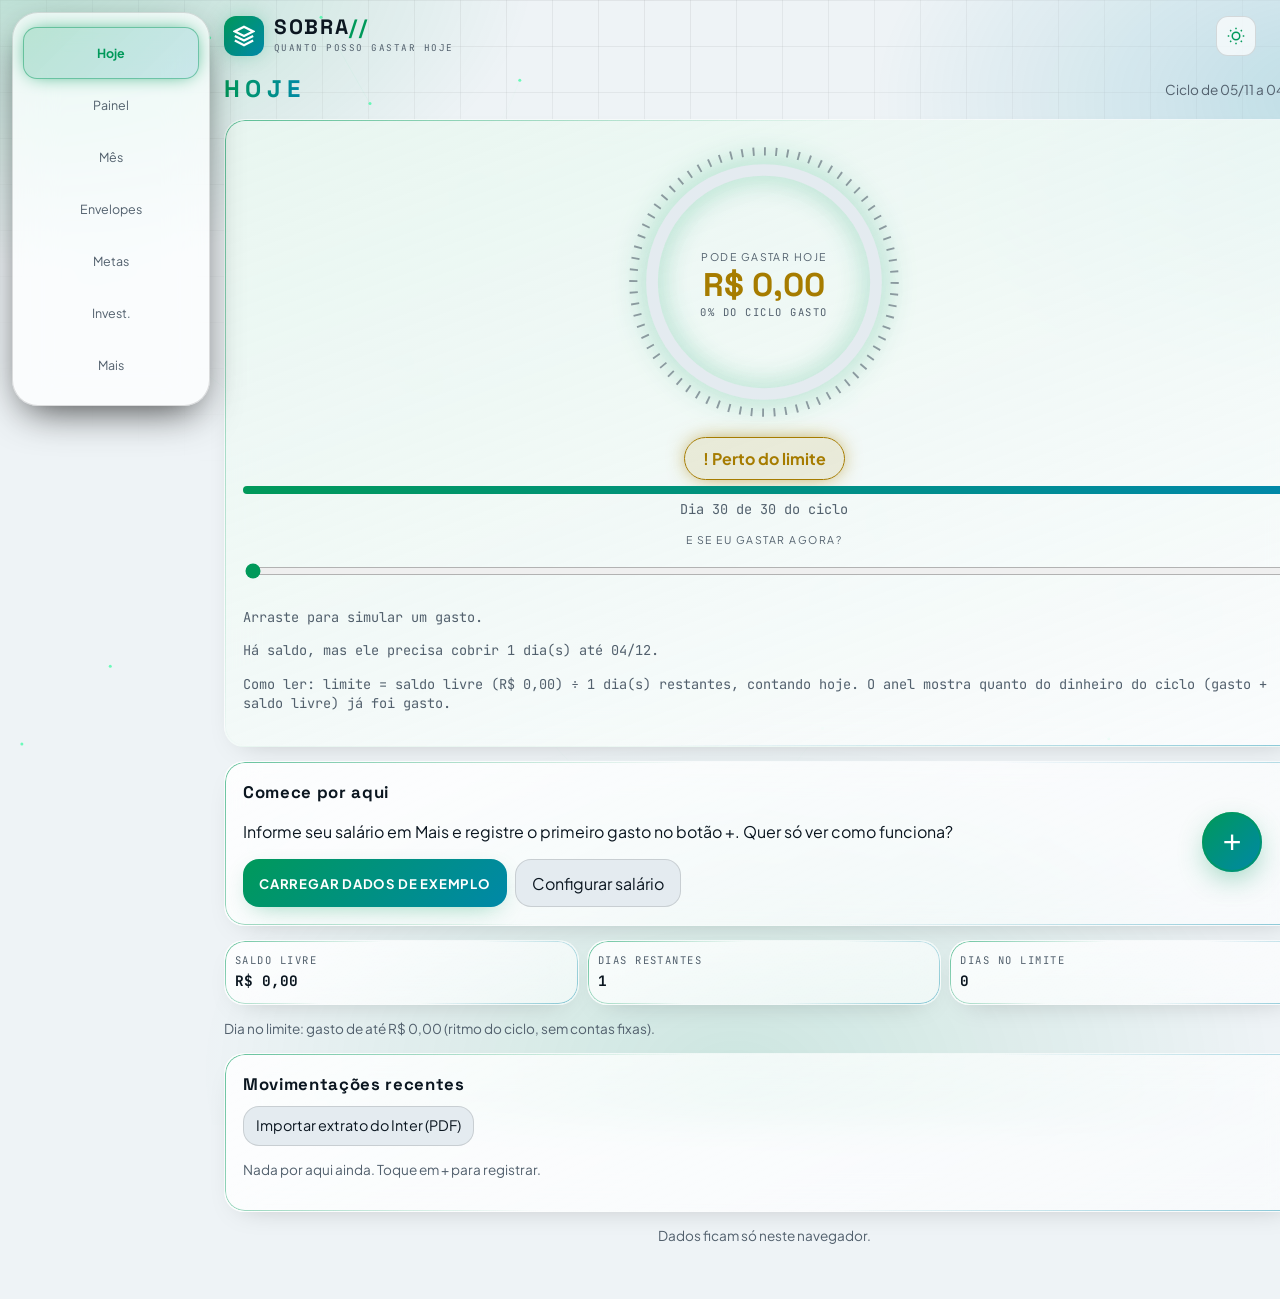
<file: SOBRA.html>
<!doctype html>
<html lang="pt-BR" data-theme="dark">
<head>
<meta charset="utf-8">
<meta name="viewport" content="width=device-width,initial-scale=1,viewport-fit=cover">
<title>SOBRA // Quanto posso gastar hoje?</title>
<link rel="preconnect" href="https://fonts.googleapis.com"><link rel="preconnect" href="https://fonts.gstatic.com" crossorigin><link href="https://fonts.googleapis.com/css2?family=Plus+Jakarta+Sans:wght@400;500;600;700;800&family=JetBrains+Mono:wght@400;500;700&family=Space+Grotesk:wght@500;700&display=swap" rel="stylesheet"><script>try{document.documentElement.dataset.skin=localStorage.getItem("sobra.skin")||"emerald"}catch(e){}</script>

<style>
:root{--bg:#0E1110;--s1:#161A18;--s2:#1F2421;--tx:#F2F1EA;--t2:#8D938F;--ac:#C6FF3D;--on:#0E1110;--wn:#FF8A3D;--bd:#FF4D4D;--ln:#ffffff22;box-sizing:border-box;padding-top:env(safe-area-inset-top,0px);padding-bottom:env(safe-area-inset-bottom,0px);color-scheme:dark}
:root[data-theme=light]{--bg:#F4F3EC;--s1:#fff;--s2:#E9E8DF;--tx:#161A18;--t2:#555B57;--ac:#3F7D00;--on:#fff;--wn:#A94A00;--bd:#C0262B;--ln:#00000026;color-scheme:light}
html{scroll-padding-top:env(safe-area-inset-top,0px)}
body{margin:0;background:var(--bg);color:var(--tx);font:16px/1.45 "Space Grotesk",system-ui,-apple-system,"Segoe UI",sans-serif}
.m{font-family:"JetBrains Mono",ui-monospace,Menlo,Consolas,monospace}
#app{width:100%;max-width:1440px;margin:0 auto;padding:16px 24px 150px}
h1{font-size:1.2rem;margin:0}h2{font-size:1.05rem;margin:0 0 10px}
.c{background:var(--s1);border:1px solid var(--ln);border-radius:24px;padding:18px;margin:0 0 14px}
.g{display:grid;gap:8px;grid-template-columns:repeat(3,1fr);margin-bottom:14px}.g .c{padding:12px;margin:0}.g b{font-size:.85rem;overflow-wrap:anywhere}
.s{color:var(--t2);font-size:.85rem}.big{font-size:clamp(2rem,10vw,3.2rem);font-weight:700;line-height:1.1}
.b{min-height:48px;padding:0 16px;border-radius:16px;border:1px solid var(--ln);background:var(--s2);color:var(--tx);font:inherit;cursor:pointer}
.b.p{background:var(--ac);color:var(--on);border:0;font-weight:700}.b.sm{min-height:40px;padding:0 12px;font-size:.9rem}.b:disabled{opacity:.5}
.row{display:flex;gap:10px;align-items:center;justify-content:space-between;padding:10px 0;border-top:1px solid var(--ln)}
.bar{height:10px;border-radius:9px;background:var(--s2);overflow:hidden;margin:6px 0}.bar i{display:block;height:100%;background:var(--ac)}
.ok{color:var(--ac)}.wn{color:var(--wn)}.bd{color:var(--bd)}
input,select,textarea{width:100%;min-height:48px;border-radius:14px;border:1px solid var(--ln);background:var(--s2);color:var(--tx);font:inherit;padding:0 12px;box-sizing:border-box}
textarea{padding:10px;font-size:.8rem}label{display:block;margin:10px 0 4px;font-size:.9rem;color:var(--t2)}
:focus-visible{outline:3px solid var(--ac);outline-offset:2px}
nav{position:fixed;left:0;right:0;bottom:0;display:flex;background:var(--s1);border-top:1px solid var(--ln);padding:6px 6px calc(6px + env(safe-area-inset-bottom,0px));z-index:5}
nav button{flex:1;min-height:52px;background:none;border:0;color:var(--t2);font:inherit;font-size:.78rem;border-radius:14px;cursor:pointer}
nav button[aria-current=page]{color:var(--tx);background:var(--s2);font-weight:700}
.fab{position:fixed;right:18px;bottom:calc(84px + env(safe-area-inset-bottom,0px));width:60px;height:60px;border-radius:50%;border:0;background:var(--ac);color:var(--on);font-size:2rem;cursor:pointer;z-index:6;box-shadow:0 6px 20px #0006}
.ov{position:fixed;inset:0;background:#000b;display:flex;align-items:flex-end;justify-content:center;z-index:9}
.sh{background:var(--s1);width:100%;max-width:560px;border-radius:28px 28px 0 0;padding:20px;max-height:92vh;overflow:auto;box-sizing:border-box;color:var(--tx)}
.hm{display:grid;grid-template-columns:repeat(7,1fr);gap:4px}.hm button{aspect-ratio:1;border-radius:8px;border:1px solid var(--ln);font:inherit;font-size:.8rem;cursor:pointer;padding:0}
.warn{background:var(--wn);color:#000;padding:10px 16px;border-radius:14px;margin-bottom:12px}
#tt{position:fixed;left:50%;transform:translateX(-50%);bottom:calc(150px + env(safe-area-inset-bottom,0px));background:var(--tx);color:var(--bg);padding:10px 16px;border-radius:14px;z-index:20;display:none;max-width:90%}
.fl{display:flex;gap:8px;flex-wrap:wrap}
@media(min-width:900px){nav{top:0;bottom:auto;right:auto;width:170px;flex-direction:column;justify-content:flex-start;border-top:0;border-right:1px solid var(--ln);padding:16px 8px}body{padding-left:170px}.fab{bottom:24px}#app{padding-bottom:40px}.ov{align-items:center}.sh{border-radius:28px}}
@media(prefers-reduced-motion:reduce){*{transition:none!important;animation:none!important}}
:root{--ac2:#19E3C1;--gl:color-mix(in srgb,var(--ac) 45%,transparent)}:root[data-theme=light]{--ac2:#087F6B}body::before{content:'';position:fixed;inset:-25%;z-index:-1;pointer-events:none;background:radial-gradient(38% 32% at 18% 14%,color-mix(in srgb,var(--ac) 22%,transparent),transparent 70%),radial-gradient(34% 30% at 86% 24%,color-mix(in srgb,var(--ac2) 20%,transparent),transparent 70%),radial-gradient(40% 36% at 55% 96%,color-mix(in srgb,var(--ac) 14%,transparent),transparent 70%);animation:drift 26s ease-in-out infinite alternate}body::after{content:'';position:fixed;inset:0;z-index:-1;pointer-events:none;opacity:.5;background-image:linear-gradient(var(--ln) 1px,transparent 1px),linear-gradient(90deg,var(--ln) 1px,transparent 1px);background-size:46px 46px;-webkit-mask-image:radial-gradient(ellipse 80% 60% at 50% 0,#000,transparent);mask-image:radial-gradient(ellipse 80% 60% at 50% 0,#000,transparent)}#bg,#fg{position:fixed;inset:0;width:100%;height:100%;pointer-events:none;z-index:-1}#fg{z-index:30}@keyframes drift{to{transform:translate3d(4%,3%,0) rotate(6deg) scale(1.08)}}@keyframes spin{to{transform:rotate(360deg)}}@keyframes arc{from{stroke-dashoffset:604}}@keyframes glow{50%{filter:drop-shadow(0 0 26px var(--gl))}}@keyframes pulse{to{transform:scale(1.7);opacity:0}}@keyframes up{from{transform:translateY(100%)}}@keyframes fade{from{opacity:0}}@keyframes rp{to{transform:scale(2.6);opacity:0}}h1{font-size:1.5rem;letter-spacing:.22em;text-transform:uppercase;background:linear-gradient(90deg,var(--ac),var(--ac2));-webkit-background-clip:text;background-clip:text;color:transparent}.c{position:relative;overflow:hidden;background:linear-gradient(155deg,color-mix(in srgb,var(--s1) 86%,transparent),color-mix(in srgb,var(--s1) 58%,transparent));-webkit-backdrop-filter:blur(16px) saturate(1.3);backdrop-filter:blur(16px) saturate(1.3);border-color:transparent;box-shadow:0 10px 40px -18px #000a;transition:transform .25s,box-shadow .25s}.c::before{content:'';position:absolute;inset:0;pointer-events:none;opacity:0;transition:opacity .3s;background:radial-gradient(280px circle at var(--mx,50%) var(--my,0),color-mix(in srgb,var(--ac) 18%,transparent),transparent 70%)}.c::after{content:'';position:absolute;inset:0;border-radius:inherit;padding:1px;pointer-events:none;background:linear-gradient(135deg,color-mix(in srgb,var(--ac) 60%,transparent),transparent 38%,transparent 62%,color-mix(in srgb,var(--ac2) 45%,transparent));-webkit-mask:linear-gradient(#000 0 0) content-box,linear-gradient(#000 0 0);-webkit-mask-composite:xor;mask-composite:exclude}.c:hover::before{opacity:1}.c:hover{box-shadow:0 18px 50px -20px color-mix(in srgb,var(--ac) 35%,#000)}.c>*{position:relative;z-index:1}:root[data-theme=light] .c{box-shadow:0 10px 30px -18px #0004}.g .c{padding:12px 10px}.g .c:hover{transform:translateY(-3px)}.g b{font-size:clamp(.7rem,3.3vw,.9rem)}.g .s,.gc .s,.hero>label.s{text-transform:uppercase;letter-spacing:.14em;font-size:.66rem}.hero{text-align:center}.hero p.s{text-align:left}.gauge{position:relative;width:min(78vw,280px);aspect-ratio:1;margin:4px auto;transform:perspective(800px) rotateX(var(--rx,0deg)) rotateY(var(--ry,0deg));transition:transform .2s ease-out;cursor:pointer}.gauge svg{width:100%;height:100%;filter:drop-shadow(0 0 14px var(--gl));animation:glow 4s ease-in-out infinite}.gauge.bad svg{filter:drop-shadow(0 0 16px color-mix(in srgb,var(--bd) 60%,transparent));animation:none}.gauge .tk{fill:none;stroke:var(--t2);stroke-width:7;stroke-dasharray:1.6 8.17;opacity:.6;transform-box:fill-box;transform-origin:center;animation:spin 90s linear infinite}.gauge .arc{animation:arc .9s cubic-bezier(.2,.8,.2,1) both}.gc{position:absolute;inset:0;display:grid;place-content:center;gap:2px;text-align:center;padding:0 16%}.gc .big{font-size:clamp(1.4rem,7vw,2.05rem);white-space:nowrap;text-shadow:0 0 22px color-mix(in srgb,currentColor 55%,transparent)}:root[data-theme=light] .gc .big{text-shadow:none}.pill{display:flex;justify-content:center;margin:10px 0 4px}.pill b{padding:9px 18px;border-radius:99px;border:1px solid currentColor;background:color-mix(in srgb,currentColor 12%,transparent);box-shadow:0 0 22px -6px currentColor}input[type=range]{accent-color:var(--ac);min-height:36px;padding:0;background:none;border:0}.bar{height:8px;background:color-mix(in srgb,var(--tx) 10%,transparent)}.bar i{transform-origin:left;background:linear-gradient(90deg,var(--ac),var(--ac2));box-shadow:0 0 12px var(--gl)}.row{border-radius:12px;transition:background .2s}.row:hover{background:color-mix(in srgb,var(--ac) 6%,transparent)}.hm button{transition:transform .15s,box-shadow .2s}.hm button:hover{transform:scale(1.18);position:relative;z-index:2;box-shadow:0 0 16px -2px var(--ac)}.b{position:relative;overflow:hidden;transition:transform .15s,box-shadow .2s,border-color .2s}.b:hover{transform:translateY(-1px);border-color:color-mix(in srgb,var(--ac) 55%,transparent)}.b:active{transform:scale(.97)}.b.p{background:linear-gradient(135deg,var(--ac),var(--ac2));box-shadow:0 8px 26px -10px var(--gl)}.b.p:hover{box-shadow:0 10px 34px -6px var(--gl)}.rpl{position:absolute;border-radius:50%;width:40px;height:40px;margin:-20px 0 0 -20px;background:currentColor;opacity:.25;pointer-events:none;animation:rp .55s ease-out forwards}nav{left:12px;right:12px;bottom:calc(10px + env(safe-area-inset-bottom,0px));padding:6px;border-radius:26px;border:1px solid var(--ln);background:color-mix(in srgb,var(--s1) 72%,transparent);-webkit-backdrop-filter:blur(20px) saturate(1.5);backdrop-filter:blur(20px) saturate(1.5);box-shadow:0 14px 40px -12px #000c}nav button{transition:color .2s,background .2s}nav button:hover{color:var(--tx)}nav button[aria-current=page]{background:linear-gradient(135deg,color-mix(in srgb,var(--ac) 22%,transparent),color-mix(in srgb,var(--ac2) 16%,transparent));color:var(--ac);box-shadow:inset 0 0 0 1px color-mix(in srgb,var(--ac) 45%,transparent),0 0 20px -6px var(--ac)}.fab{bottom:calc(92px + env(safe-area-inset-bottom,0px));background:linear-gradient(135deg,var(--ac),var(--ac2));box-shadow:0 10px 30px -6px var(--gl);transition:transform .25s}.fab::after{content:'';position:absolute;inset:0;border-radius:50%;border:2px solid var(--ac);opacity:.6;animation:pulse 2.4s ease-out infinite}.fab:hover{transform:rotate(90deg) scale(1.08)}.fab:active{transform:scale(.92)}.ov{-webkit-backdrop-filter:blur(8px);backdrop-filter:blur(8px);animation:fade .25s}.sh{background:linear-gradient(160deg,color-mix(in srgb,var(--s1) 95%,transparent),color-mix(in srgb,var(--s1) 82%,transparent));border:1px solid color-mix(in srgb,var(--ac) 25%,transparent);box-shadow:0 -20px 80px -20px var(--gl);animation:up .38s cubic-bezier(.2,.9,.25,1)}input:focus,select:focus,textarea:focus{border-color:var(--ac);box-shadow:0 0 0 3px color-mix(in srgb,var(--ac) 25%,transparent)}#tt{background:linear-gradient(135deg,var(--ac),var(--ac2));color:var(--on);font-weight:600;box-shadow:0 10px 30px -8px var(--gl)}@media(min-width:900px){nav{top:12px;bottom:auto;left:12px;right:auto;width:176px;flex-direction:column;justify-content:flex-start;padding:14px 10px}body{padding-left:200px}.fab{bottom:28px}}@media(prefers-reduced-motion:reduce){*,::before,::after{animation:none!important;transition:none!important}}</style>
<style id="vx">
/* SOBRA // skin inspirada no VAULT // X */
:root{--bg:#06090e;--s1:#0e1621;--s2:#162130;--tx:#f8fafc;--t2:#94a3b8;--ac:#00ff88;--ac2:#00e5ff;--on:#03130b;--wn:#ffd000;--bd:#ff3b68;--ln:#ffffff17}
:root[data-theme=light]{--bg:#eef3f6;--s1:#fff;--s2:#e4ebf0;--tx:#0b1620;--t2:#52606d;--ac:#00995a;--ac2:#0088a8;--on:#fff;--wn:#a67c00;--bd:#c81e4a;--ln:#00000020}
:root[data-skin=cyber][data-theme=dark]{--bg:#080414;--s1:#170c2b;--s2:#21103d;--ac:#b026ff;--ac2:#00f3ff;--on:#fff;--bd:#ff0077}
:root[data-skin=gold][data-theme=dark]{--bg:#0d0a06;--s1:#1d160e;--s2:#291f14;--ac:#e5b84c;--ac2:#ff9d00;--on:#1a1100;--bd:#ff4757}
:root[data-skin=midnight][data-theme=dark]{--bg:#030712;--s1:#0f172a;--s2:#1e293b;--ac:#38bdf8;--ac2:#818cf8;--on:#031018;--bd:#f43f5e}
body{font-family:"Plus Jakarta Sans",system-ui,-apple-system,"Segoe UI",sans-serif;background:var(--bg)}
h1,h2,.big{font-family:"Space Grotesk","Plus Jakarta Sans",sans-serif}
h2{letter-spacing:.04em}
.g .c .s,.g b,.hero p.s,.bs{font-family:"JetBrains Mono",ui-monospace,Menlo,Consolas,monospace}
.c{border-radius:20px}
.c.hero{background:linear-gradient(160deg,color-mix(in srgb,var(--ac) 9%,var(--s1)),color-mix(in srgb,var(--s1) 70%,transparent))}
.top{max-width:1440px;margin:0 auto;padding:16px 24px 0;display:flex;align-items:center;gap:10px;flex-wrap:wrap}
.brand{display:flex;align-items:center;gap:10px;margin-right:auto}
.bi{width:40px;height:40px;border-radius:12px;display:grid;place-items:center;color:var(--on);background:linear-gradient(135deg,var(--ac),var(--ac2));box-shadow:0 0 22px -4px var(--gl)}
.bt{font:700 1.3rem/1 "Space Grotesk",sans-serif;letter-spacing:.08em}.bt i{font-style:normal;color:var(--ac)}
.bs{font-size:.58rem;letter-spacing:.16em;color:var(--t2);margin-top:4px}
.hb{display:flex;align-items:center;gap:8px;padding:5px 14px 5px 6px;border-radius:99px;border:1px solid var(--ln);background:color-mix(in srgb,var(--s1) 70%,transparent);-webkit-backdrop-filter:blur(12px);backdrop-filter:blur(12px)}
.hb[hidden]{display:none}
.sc{position:relative;width:34px;height:34px;flex:none}.sc svg{width:34px;height:34px;transform:rotate(-90deg)}
.rb,.rf{fill:none;stroke-width:3.5}.rb{stroke:var(--s2)}.rf{stroke:var(--hc,var(--ac));stroke-linecap:round;transition:stroke-dasharray .8s}
.sc b{position:absolute;inset:0;display:grid;place-items:center;font:700 .7rem "JetBrains Mono",monospace;color:var(--hc,var(--ac))}
.hl{display:block;font:500 .54rem "JetBrains Mono",monospace;letter-spacing:.14em;color:var(--t2)}
.hv{display:block;font:700 .72rem "Space Grotesk",sans-serif;letter-spacing:.08em;color:var(--hc,var(--ac))}
.ib{width:40px;height:40px;border-radius:12px;border:1px solid var(--ln);background:color-mix(in srgb,var(--s1) 70%,transparent);color:var(--ac);cursor:pointer;display:grid;place-items:center;transition:box-shadow .2s,transform .15s}
.ib:hover{box-shadow:0 0 18px -4px var(--ac);transform:translateY(-1px)}
.b.p{text-transform:uppercase;letter-spacing:.06em;font-size:.82rem}
@media(max-width:420px){.hb .hl{display:none}}

.kc{display:grid;gap:10px;grid-template-columns:repeat(2,1fr);margin-bottom:14px}.kc .c{margin:0;padding:14px}.kc .s{font:500 .62rem "JetBrains Mono",monospace;letter-spacing:.12em;text-transform:uppercase}.kc b{display:block;font:700 1.25rem "Space Grotesk",sans-serif;margin-top:4px}.kc .w{grid-column:1/-1}
.dn{display:flex;gap:16px;align-items:center;flex-wrap:wrap}.dn svg{width:150px;height:150px;flex:none;transform:rotate(-90deg)}.dn circle{fill:none;stroke-width:22;animation:dnk 1s cubic-bezier(.2,.8,.2,1) both}.dn .bg{stroke:var(--s2);animation:none}@keyframes dnk{from{stroke-dasharray:0 440}}
.lg{flex:1;min-width:150px;display:grid;gap:7px}.lg div{display:flex;align-items:center;gap:4px 8px;font-size:.85rem;flex-wrap:wrap}.lg i{width:10px;height:10px;border-radius:3px;flex:none}.lg span{margin-left:auto;white-space:nowrap;font-size:.78rem}
.ch svg{width:100%;height:auto;overflow:visible}.ch text{fill:var(--t2);font:500 9px "JetBrains Mono",monospace}.ch .gl{stroke:var(--ln);stroke-width:1}.ch .bar2{fill:color-mix(in srgb,var(--ac) 70%,transparent);transition:fill .2s}.ch .bar2:hover{fill:var(--ac)}.ch path.ar{fill:url(#ga);stroke:none}.ch path.ln{fill:none;stroke:var(--ac);stroke-width:2.5;stroke-linecap:round;filter:drop-shadow(0 0 6px var(--gl))}.ch path.id{fill:none;stroke:var(--t2);stroke-width:1.5;stroke-dasharray:4 4}
</style>

<style id="vx2">
.sg{display:grid;grid-template-columns:1fr 1fr;gap:10px;margin:10px 0}.sg label,.yr{display:block;font:500 .66rem "JetBrains Mono",monospace;letter-spacing:.08em;text-transform:uppercase;color:var(--t2)}.sg input,.sg select{width:100%;margin-top:4px}.yr{margin:6px 0}.yr b{color:var(--ac);font-size:.9rem}.yr input{width:100%;margin-top:6px}
.ms{display:grid;grid-template-columns:auto 1fr 1fr 1fr;gap:6px 10px;font-size:.8rem;margin-top:10px}.ms span:nth-child(-n+4){font:500 .6rem "JetBrains Mono",monospace;letter-spacing:.1em;color:var(--t2);text-transform:uppercase}.ms span{white-space:nowrap}
.lgd{display:flex;flex-wrap:wrap;gap:6px 14px;font-size:.75rem;color:var(--t2);margin-top:6px}.lgd i{display:inline-block;width:14px;height:3px;border-radius:2px;margin-right:6px;vertical-align:middle}
@media(max-width:380px){.sg{grid-template-columns:1fr}}

.ig{display:grid;grid-template-columns:minmax(300px,.82fr) minmax(0,1.18fr);gap:18px;align-items:stretch;margin-top:12px}
.ig>div:first-child{min-width:0}
.ig .c{padding:14px;margin-bottom:12px}
.ic{min-width:0;align-self:stretch;padding:16px!important;border:1px solid color-mix(in srgb,var(--ac) 22%,var(--ln));border-radius:18px;background:linear-gradient(160deg,color-mix(in srgb,var(--ac) 7%,var(--s1)),color-mix(in srgb,var(--s1) 94%,transparent));box-shadow:inset 0 1px 0 color-mix(in srgb,#fff 5%,transparent)}
.investment-chart-head{display:flex;gap:12px;align-items:flex-start;justify-content:space-between;margin-bottom:8px}
.investment-chart-title{font:700 1rem "Space Grotesk",sans-serif;letter-spacing:.01em}
.investment-chart-subtitle{margin-top:3px;color:var(--t2);font-size:.78rem}
.investment-chart-tag{flex:none;padding:5px 8px;border-radius:999px;font:600 .62rem "JetBrains Mono",monospace;letter-spacing:.08em;color:var(--ac);background:color-mix(in srgb,var(--ac) 10%,transparent);border:1px solid color-mix(in srgb,var(--ac) 24%,transparent)}
.investment-chart-total{display:flex;align-items:flex-end;justify-content:space-between;gap:12px;padding:12px 14px;margin:12px 0 8px;border-radius:14px;background:color-mix(in srgb,var(--ac) 8%,var(--s2));border:1px solid color-mix(in srgb,var(--ac) 16%,transparent)}
.investment-chart-total .label{font-size:.72rem;color:var(--t2)}
.investment-chart-total .value{font:700 clamp(1.1rem,2vw,1.65rem) "JetBrains Mono",monospace;color:var(--ac);white-space:nowrap}
.investment-chart-svg{display:block;width:100%;height:auto;overflow:visible;margin-top:6px}
.investment-chart-svg text{font:500 11px "JetBrains Mono",monospace;fill:var(--t2)}
.investment-chart-svg .gridline{stroke:var(--ln);stroke-width:1;vector-effect:non-scaling-stroke}
.investment-chart-svg .axisline{stroke:color-mix(in srgb,var(--t2) 50%,transparent);stroke-width:1;vector-effect:non-scaling-stroke}
.investment-chart-svg .capital-line{fill:none;stroke:var(--t2);stroke-width:2.2;stroke-dasharray:6 5;vector-effect:non-scaling-stroke}
.investment-chart-svg .balance-line{fill:none;stroke:var(--ac);stroke-width:3;stroke-linecap:round;stroke-linejoin:round;vector-effect:non-scaling-stroke;filter:drop-shadow(0 0 5px var(--gl))}
.investment-chart-svg .point{stroke:var(--s1);stroke-width:2;vector-effect:non-scaling-stroke}
.investment-chart-legend{display:flex;flex-wrap:wrap;gap:8px 16px;margin:2px 0 12px;font-size:.76rem;color:var(--t2)}
.investment-chart-legend span{display:inline-flex;align-items:center;gap:7px}
.investment-chart-legend i{display:inline-block;width:19px;height:3px;border-radius:5px}
.investment-kpis{display:grid;grid-template-columns:repeat(3,minmax(0,1fr));gap:8px;margin-top:10px}
.investment-kpi{min-width:0;padding:10px;border-radius:12px;background:color-mix(in srgb,var(--s2) 74%,transparent);border:1px solid var(--ln)}
.investment-kpi span{display:block;font-size:.68rem;color:var(--t2);line-height:1.3}
.investment-kpi b{display:block;margin-top:5px;font:700 .9rem "JetBrains Mono",monospace;overflow-wrap:anywhere}
.investment-chart-note{font-size:.73rem;line-height:1.5;color:var(--t2);margin:12px 0 0}
@media(max-width:980px){.ig{grid-template-columns:minmax(0,1fr)}.ic{padding:14px!important}.investment-chart-svg{max-height:none}}
@media(max-width:480px){#app{padding:12px 12px 140px}.top{padding:12px 12px 0}.ig{gap:12px}.investment-kpis{grid-template-columns:repeat(3,minmax(0,1fr));gap:6px}.investment-kpi{padding:8px}.investment-kpi b{font-size:.78rem}.investment-chart-total{padding:10px}.investment-chart-svg text{font-size:12px}}

</style>
</head>
<body>
<div class="top"><div class="brand"><span class="bi"><svg width="22" height="22" viewBox="0 0 24 24" fill="none" stroke="currentColor" stroke-width="2.5" aria-hidden="true"><path d="M12 2L2 7l10 5 10-5-10-5zM2 17l10 5 10-5M2 12l10 5 10-5"/></svg></span><div><div class="bt">SOBRA<i>//</i></div><div class="bs">QUANTO POSSO GASTAR HOJE</div></div></div><div class="hb" id="hb" hidden title="Saúde do ciclo: compara o ritmo de gasto com os dias já passados"><span class="sc"><svg viewBox="0 0 36 36" aria-hidden="true"><circle class="rb" cx="18" cy="18" r="15.9155"/><circle class="rf" id="rf" cx="18" cy="18" r="15.9155" stroke-dasharray="0,100"/></svg><b id="hn">0</b></span><div><span class="hl">SAÚDE DO CICLO</span><span class="hv" id="hs"></span></div></div><button class="ib" id="skb" aria-label="Trocar tema de cor" title="Trocar tema de cor"><svg width="18" height="18" viewBox="0 0 24 24" fill="none" stroke="currentColor" stroke-width="2" aria-hidden="true"><circle cx="12" cy="12" r="5"/><path d="M12 1v2M12 21v2M4.2 4.2l1.4 1.4M18.4 18.4l1.4 1.4M1 12h2M21 12h2M4.2 19.8l1.4-1.4M18.4 5.6l1.4-1.4"/></svg></button></div>

<div id="app"></div><nav aria-label="Principal"></nav><button class="fab" data-a="add" aria-label="Novo lançamento">+</button><div id="tt" role="status" aria-live="polite"></div>
<script>
const $=(s,e=document)=>e.querySelector(s),K="sobra.v1",R=new Intl.NumberFormat("pt-BR",{style:"currency",currency:"BRL"}),
mo=c=>R.format(c/100),pad=n=>String(n).padStart(2,"0"),
iso=d=>d.getFullYear()+"-"+pad(d.getMonth()+1)+"-"+pad(d.getDate()),
par=s=>{const[y,m,d]=s.split("-").map(Number);return new Date(y,m-1,d)},
today=()=>iso(new Date()),
addD=(s,n)=>{const d=par(s);d.setDate(d.getDate()+n);return iso(d)},
fd=s=>par(s).toLocaleDateString("pt-BR",{day:"2-digit",month:"2-digit"}),
uid=()=>Math.random().toString(36).slice(2,10),
esc=s=>String(s??"").replace(/[&<>"]/g,c=>({"&":"&amp;","<":"&lt;",">":"&gt;",'"':"&quot;"}[c])),
num=s=>{s=String(s).trim();if(/^\d+\.\d{1,2}$/.test(s))s=s.replace(".",",");const v=parseFloat(s.replace(/\./g,"").replace(",","."));return isNaN(v)?0:Math.round(v*100)},
OUT=["e","a","m"],CATS=["Alimentação","Transporte","Lazer","Saúde","Estudos","Outros"],
TY={e:"Despesa",r:"Receita",a:"Aporte em investimento"},
KW={Alimentação:/pizza|lanche|mercado|almoço|janta|comida|ifood|café|padaria|sorvete/i,Transporte:/uber|99|ônibus|metrô|gasolina|bilhete|passagem|táxi/i,Lazer:/cinema|jogo|steam|netflix|spotify|show|festa|filme/i,Saúde:/farmácia|remédio|médico|dentista/i,Estudos:/curso|livro|escola|faculdade/i},
NAV=[["hoje","Hoje"],["mes","Mês"],["env","Envelopes"],["metas","Metas"],["inv","Invest."],["mais","Mais"]],
W="Não foi possível gravar neste navegador: as alterações podem se perder ao fechar ou recarregar a página.";
let S,warn="",saved=null,view="hoje",sel=null,Z=null,Q=null,tm;
const blank=()=>({v:1,cfg:{sal:0,turn:5,theme:"auto",base:0,alert:2000,bk:null,democfg:false},tx:[],rec:[],env:{},goals:[],inv:[],skip:[]});
function load(){try{const r=localStorage.getItem(K);S=r?JSON.parse(r):blank()}catch(e){S=blank();warn=W}}
function save(){try{const j=JSON.stringify(S);localStorage.setItem(K,j);if(localStorage.getItem(K)!==j)throw 0;warn="";saved=true}catch(e){warn=W;saved=false}}
const toast=m=>{const e=$("#tt");e.textContent=m;e.style.display="block";clearTimeout(tm);tm=setTimeout(()=>e.style.display="none",3500)};
/* ciclo e cálculos (tudo em centavos inteiros) */
const turn=()=>Math.min(28,Math.max(1,+S.cfg.turn||5)),
cyc=ds=>{const d=par(ds),m=d.getMonth()-(d.getDate()<turn()?1:0),y=d.getFullYear();return{a:iso(new Date(y,m,turn())),b:iso(new Date(y,m+1,turn()-1))}},
dleft=b=>Math.round((par(b)-par(today()))/864e5)+1,
ndays=c=>Math.round((par(c.b)-par(c.a))/864e5)+1,
clampD=(y,m,d)=>iso(new Date(y,m,Math.min(d,new Date(y,m+1,0).getDate())));
function gen(){const c=cyc(today()),sk=S.skip||(S.skip=[]);let ch=0;
 const add=t=>{if(!S.tx.some(x=>x.id===t.id)&&!sk.includes(t.id)){S.tx.push(t);ch=1}};
 if(S.cfg.sal>0)add({id:"sal-"+c.a,t:"r",v:S.cfg.sal,d:c.a,c:"Salário",n:"Salário",s:"pend"});
 S.rec.forEach(r=>{if(r.off)return;const a=par(c.a);let d=clampD(a.getFullYear(),a.getMonth(),r.day);if(d<c.a)d=clampD(a.getFullYear(),a.getMonth()+1,r.day);add({id:"rec-"+r.id+"-"+c.a,t:"e",v:r.v,d,c:r.c,n:r.n,s:"pend",rec:r.id})});return ch}
function calc(ex=[],xid){const c=cyc(today());let bal=S.cfg.base,pend=0,pin=0,sp=0;
 S.tx.filter(t=>t.id!==xid).concat(ex).forEach(t=>{const o=OUT.includes(t.t);
  if(t.s==="ok"){bal+=o?-t.v:t.v;if(t.t==="e"&&!t.rec&&t.d>=c.a&&t.d<=c.b)sp+=t.v}
  else if(t.d<=c.b){if(o)pend+=t.v;else if(t.d>=c.a)pin+=t.v}});
 const left=Math.max(1,dleft(c.b)),free=bal-pend;return{c,bal,pend,pin,sp,left,free,lim:Math.round(free/left)}}
const dayTot=(c,dis)=>{const by={};S.tx.forEach(t=>{if(t.s==="ok"&&t.t==="e"&&(!dis||!t.rec)&&t.d>=c.a&&t.d<=c.b)by[t.d]=(by[t.d]||0)+t.v});return by};
function streak(k){const by=dayTot(k.c,1),pot=k.sp+Math.max(k.free,0),ref=pot/ndays(k.c);let n=0,d=today();while(pot>0&&d>=k.c.a&&(by[d]||0)<=ref){n++;d=addD(d,-1)}return{n,ref:Math.round(ref)}}
function stat(k){if(k.free<0)return["bd","✕","Orçamento excedido em "+mo(-k.free),"As saídas e contas pendentes já passam do dinheiro disponível."];
 if(k.lim<S.cfg.alert)return["wn","!","Perto do limite","Há saldo, mas ele precisa cobrir "+k.left+" dia(s) até "+fd(k.c.b)+"."];
 return["ok","✓","Confortável","Seu saldo livre está dividido pelos "+k.left+" dia(s) que restam no ciclo."]}
const ring=(p,bad)=>{const r=46,L=2*Math.PI*r,t=Math.round(p*100);return`<svg viewBox="0 0 110 110" width="104" height="104" role="img" aria-label="${t}% do dinheiro do ciclo já foi gasto"><circle cx="55" cy="55" r="46" fill="none" stroke="var(--s2)" stroke-width="12"/><circle cx="55" cy="55" r="46" fill="none" stroke="var(${bad?"--bd":"--ac"})" stroke-width="12" stroke-linecap="round" stroke-dasharray="${(L*p).toFixed(1)} ${L.toFixed(1)}" transform="rotate(-90 55 55)"/><text x="55" y="61" text-anchor="middle" font-size="20" fill="var(--tx)" class="m">${t}%</text></svg>`};
/* investimentos e metas */
const icap=i=>i.ini+S.tx.reduce((a,t)=>t.inv===i.id&&t.s==="ok"?a+(t.t==="a"?t.v:t.t==="w"?-t.v:0):0,0),
gs=g=>g.ini+S.tx.reduce((a,t)=>t.g===g.id&&t.s==="ok"?a+(t.t==="m"?t.v:t.t==="w"?-t.v:0):0,0);
function proj(i){
 let rate=i.r;
 // Investimentos atrelados ao CDI acompanham o último CDI obtido do Banco Central.
 if(i.rateMode==="cdi"){
  let current=i.cdi||0;try{const live=JSON.parse(localStorage.getItem("sobra.cdi")||"null");if(live&&Number(live.v)>0)current=Number(live.v)}catch(e){}
  rate=(Number(i.pct)||0)*current/100;
 }
 if(rate==null||!Number.isFinite(Number(rate)))return null;
 const n=Math.max(0,Math.round((par(i.fim)-par(i.d))/864e5/30.4375)),a=Number(rate)/100,m=i.per==="m"?a:Math.pow(1+a,1/12)-1,P=i.ini,C=i.pl||0;
 // Simula cada aporte separadamente para estimar IR regressivo e IOF nos primeiros 30 dias.
 const lots=[{amount:P,month:0}],grossAt=[];let balance=P,cap=P;
 for(let k=1;k<=n;k++){balance*=1+m; if(C>0){const amount=C*(i.beg?1+m:1);balance+=amount;lots.push({amount,month:k})} cap+=C;grossAt.push(balance)}
 let tax=0; if(i.taxMode==="taxes"){
  const finalDate=par(i.fim);
  for(const lot of lots){let value=lot.amount*Math.pow(1+m,Math.max(0,n-lot.month));let gain=Math.max(0,value-lot.amount);if(!gain)continue;
   const start=par(i.d);start.setMonth(start.getMonth()+lot.month);const days=Math.max(0,Math.round((finalDate-start)/864e5));
   if(days<30){const iofPct=Math.max(0,(30-days)/30*96);gain*=1-iofPct/100}
   const ir=days<=180?.225:days<=360?.20:days<=720?.175:.15;tax+=gain*ir;
  }
 }
 const gross=balance,net=Math.max(0,gross-tax);
 return{n,vf:Math.round((i.taxMode==="taxes"?net:gross)*100)/100,vg:Math.round(gross*100)/100,tax:Math.round(tax*100)/100,cap:Math.round(cap*100)/100,rate:Number(rate)}
}
/* interface: janelas */
function sheet(h){closeS();const o=document.createElement("div");o.className="ov";o.innerHTML=`<div class="sh" role="dialog" aria-modal="true">${h}</div>`;o.addEventListener("mousedown",e=>{if(e.target===o)closeS()});document.body.append(o);Z=o;const f=o.querySelector("input,select,textarea,button");f&&f.focus();return o}
const closeS=()=>{Z&&Z.remove();Z=null},
op=(a,v)=>a.map(([k,l])=>`<option value="${esc(k)}"${k===v?" selected":""}>${esc(l)}</option>`).join(""),
B=(a,l,i="",c="",x="")=>`<button class="b ${c}" data-a="${a}" data-i="${esc(i)}" data-x="${x}">${l}</button>`;
function ask(title,fs,ok,txt="Salvar",msg=""){const o=sheet(`<h2>${title}</h2>${msg?`<p class="s">${msg}</p>`:""}${fs.map(f=>`<label for="f_${f.k}">${f.l}</label>${f.o?`<select id="f_${f.k}">${op(f.o.map(x=>Array.isArray(x)?x:[x,x]),f.v)}</select>`:`<input id="f_${f.k}" type="${f.t||"text"}"${f.m||f.t==="number"?' inputmode="decimal"':""} value="${esc(f.v??"")}">`}`).join("")}<p class="bd" id="er" role="alert"></p><div class="fl" style="margin-top:12px"><button class="b p" id="ok" style="flex:1">${txt}</button><button class="b" id="no">Cancelar</button></div>`);
 $("#no",o).onclick=closeS;$("#ok",o).onclick=()=>{const v={};fs.forEach(f=>v[f.k]=$("#f_"+f.k,o).value.trim());const e=ok(v);if(e)$("#er",o).textContent=e;else{closeS();save();render()}}}
function conf(t,m,txt,fn){const o=sheet(`<h2>${t}</h2><p>${m}</p><div class="fl"><button class="b p" id="ok" style="flex:1">${txt}</button><button class="b" id="no">Cancelar</button></div>`);$("#no",o).onclick=closeS;$("#ok",o).onclick=()=>{closeS();fn()}}
/* lançamento rápido */
function parse(x){const r={t:"e",d:today(),c:"Outros",n:"",w:[]};x=x.trim();
 if(x[0]==="+"){r.t="r";x=x.slice(1)}
 if(/^aporte\b/i.test(x)){r.t="a";x=x.replace(/^aporte\s*/i,"")}
 const m=x.match(/todo\s+dia\s+(\d{1,2})/i);if(m){r.rp=Math.min(31,+m[1]);x=x.replace(m[0],"")}
 if(/\banteontem\b/i.test(x)){r.d=addD(r.d,-2);x=x.replace(/\banteontem\b/i,"")}else if(/\bontem\b/i.test(x)){r.d=addD(r.d,-1);x=x.replace(/\bontem\b/i,"")}else x=x.replace(/\bhoje\b/i,"");
 const ns=x.match(/\d+(?:[.,]\d{1,2})?/g)||[];
 if(!ns.length)r.w.push("Não encontrei o valor.");if(ns.length>1)r.w.push("Achei mais de um valor: confira se o primeiro está certo.");
 r.v=ns.length?num(ns[0]):0;r.n=x.replace(ns[0]||"","").replace(/\s+/g," ").trim();
 if(r.t==="e")r.c=Object.keys(KW).find(k=>KW[k].test(r.n))||"Outros";
 if(r.t==="a"){const i=S.inv.find(i=>r.n.toLowerCase().includes(i.n.toLowerCase()));if(i)r.inv=i.id}
 return r}
function openQ(id){const t=id&&S.tx.find(x=>x.id===id);Q=t?{...t,w:[]}:{t:"e",v:0,d:today(),c:"Outros",n:"",w:[]};if(!Q.inv&&S.inv[0])Q.inv=S.inv[0].id;
 const o=sheet(`<h2>${t?"Editar":"Novo"} lançamento</h2>${t?"":`<label for="qt">Escreva do seu jeito: “pizza 45”, “uber 18,90 ontem”, “+ 300 freela”, “netflix 39,90 todo dia 5”</label><input id="qt" autocomplete="off">`}
<label for="qv">Valor (R$)</label><input id="qv" inputmode="decimal" autocomplete="off"><label for="qn">Descrição</label><input id="qn" autocomplete="off">
<label for="qy">Tipo</label><select id="qy">${op(Object.entries(TY),Q.t)}</select>
<div id="qcw"><label for="qc">Categoria</label><select id="qc">${op(CATS.map(c=>[c,c]),Q.c)}</select></div>
<div id="qiw"><label for="qi">Investimento</label><select id="qi">${op(S.inv.map(i=>[i.id,i.n]),Q.inv)}</select></div>
<label for="qd">Data</label><input id="qd" type="date"><p id="qp" class="s" aria-live="polite"></p>
<div class="fl"><button class="b p" id="qok" style="flex:1">Confirmar</button><button class="b" id="no">Cancelar</button></div>`);
 const prev=()=>{const k0=calc(),k1=calc(Q.rp&&!Q.id?[]:[{t:Q.t,v:Q.v,d:Q.d,s:Q.s||"ok"}],Q.id),w=Q.w.slice();if(Q.t==="a"&&!Q.inv)w.push("Cadastre um investimento antes de registrar um aporte.");
  $("#qp",o).innerHTML=w.map(x=>`<b class="wn">! ${x}</b><br>`).join("")+(Q.rp&&!Q.id?`Proposta de conta recorrente: todo dia ${Q.rp}, ${mo(Q.v)}. Entra no orçamento como compromisso previsto.`:`Se confirmar, seu limite de hoje passa de <b class="m">${mo(k0.lim)}</b> para <b class="m">${mo(k1.lim)}</b>.`);
  $("#qok",o).disabled=Q.v<=0||(Q.t==="a"&&!Q.inv);$("#qok",o).textContent=Q.rp&&!Q.id?"Criar conta recorrente":"Confirmar"},
 vis=()=>{$("#qcw",o).hidden=Q.t!=="e";$("#qiw",o).hidden=Q.t!=="a";prev()},
 fill=()=>{$("#qv",o).value=Q.v?(Q.v/100).toFixed(2).replace(".",","):"";$("#qy",o).value=Q.t;$("#qn",o).value=Q.n;$("#qc",o).value=Q.c;if(Q.inv)$("#qi",o).value=Q.inv;$("#qd",o).value=Q.d;vis()};
 fill();
 o.addEventListener("input",e=>{if(e.target.id==="qt"){const r=parse(e.target.value);Object.assign(Q,{t:r.t,v:r.v,d:r.d,n:r.n,c:r.c,w:r.w,rp:r.rp});if(r.inv)Q.inv=r.inv;fill()}
  else{Q.v=num($("#qv",o).value);Q.t=$("#qy",o).value;Q.d=$("#qd",o).value||today();Q.n=$("#qn",o).value;Q.c=$("#qc",o).value;Q.inv=$("#qi",o).value||undefined;Q.w=[];vis()}});
 $("#no",o).onclick=closeS;
 $("#qok",o).onclick=()=>{if(Q.rp&&!Q.id)S.rec.push({id:uid(),n:Q.n||"Conta",v:Q.v,day:Q.rp,c:Q.t==="e"?Q.c:"Outros"});
  else{const x={id:Q.id||uid(),t:Q.t,v:Q.v,d:Q.d,c:Q.t==="e"?Q.c:Q.t==="a"?"Investimento":(Q.id?Q.c:"Receita extra"),n:Q.n||TY[Q.t],s:Q.s||"ok"};if(Q.t==="a")x.inv=Q.inv;if(Q.rec)x.rec=Q.rec;if(Q.demo)x.demo=1;if(Q.g)x.g=Q.g;
   if(Q.id)S.tx=S.tx.map(t=>t.id===Q.id?x:t);else S.tx.push(x)}
  closeS();gen();save();render();toast("Pronto: os números foram recalculados.")}}
/* telas */
const row=(t,b="")=>{const inn=t.t==="r"||t.t==="w";return`<div class="row"><div><b>${esc(t.n)}</b><div class="s">${fd(t.d)} · ${esc(t.c)}${t.s==="pend"&&t.d<today()?' · <span class="wn">! em atraso</span>':""}</div></div><div style="text-align:right"><div class="m ${inn?"ok":""}">${inn?"+":"−"}${mo(t.v)}</div>${b}</div></div>`},
edb=t=>(t.t in TY?B("edit","Editar",t.id,"sm"):"")+" "+B("del","Apagar",t.id,"sm");
const V={
hoje(){const k=calc(),[cl,ic,tt,ds]=stat(k),pot=k.sp+Math.max(k.free,0),p=pot?Math.min(1,k.sp/pot):0,st=streak(k),sal=S.tx.find(t=>t.id==="sal-"+k.c.a),
 pe=S.tx.filter(t=>t.s==="pend"&&t.t!=="r"&&t.d<=k.c.b).sort((a,b)=>a.d.localeCompare(b.d)),rc=S.tx.filter(t=>t.s==="ok").sort((a,b)=>b.d.localeCompare(a.d)).slice(0,8),
 g=S.goals[0],vazio=!S.tx.length&&!S.cfg.sal&&!S.goals.length&&!S.inv.length;
 return`<header class="fl" style="justify-content:space-between;align-items:center;margin-bottom:12px"><h1>Hoje</h1><span class="s">Ciclo de ${fd(k.c.a)} a ${fd(k.c.b)}</span></header>
<section class='c hero' aria-live='polite'>${(()=>{const L=604,bad=k.free<0,t=Math.round(p*100),dn=ndays(k.c)-k.left+1;return`<div class='gauge${bad?' bad':''}'><svg viewBox='0 0 240 240' role='img' aria-label='${t}% do dinheiro do ciclo já foi gasto'><defs><linearGradient id='gg' x1='0' y1='0' x2='1' y2='1'><stop offset='0' style='stop-color:var(--ac)'/><stop offset='1' style='stop-color:var(--ac2)'/></linearGradient></defs><circle class='tk' cx='120' cy='120' r='112'/><circle cx='120' cy='120' r='96' fill='none' stroke='var(--s2)' stroke-width='10'/><circle class='arc' cx='120' cy='120' r='96' fill='none' stroke='${bad?'var(--bd)':'url(#gg)'}' stroke-width='10' stroke-linecap='round' stroke-dasharray='${L}' stroke-dashoffset='${(L*(1-p)).toFixed(1)}' transform='rotate(-90 120 120)'/></svg><div class='gc'><span class='s'>Pode gastar hoje</span><div class='big m ${cl}'>${mo(k.lim)}</div><span class='s m'>${t}% do ciclo gasto</span></div></div><div class='pill ${cl}'><b>${ic} ${tt}</b></div><div class='bar' role='img' aria-label='Dia ${dn} de ${ndays(k.c)} do ciclo'><i style='width:${dn/ndays(k.c)*100}%'></i></div><p class='s' style='text-align:center;margin:4px 0 12px'>Dia ${dn} de ${ndays(k.c)} do ciclo</p><label for='sim' class='s'>E se eu gastar agora?</label><input id='sim' type='range' min='0' max='${Math.max(2000,Math.abs(k.lim)*2)}' step='100' value='0' data-f='${k.free}' data-l='${k.left}'><p id='simo' class='s' role='status'>Arraste para simular um gasto.</p>`})()}
<p class="s">${ds}${k.pin?` Há ${mo(k.pin)} de receita prevista que ainda não conta como recebida.`:""}</p>
<p class="s">Como ler: limite = saldo livre (${mo(k.free)}) ÷ ${k.left} dia(s) restantes, contando hoje. O anel mostra quanto do dinheiro do ciclo (gasto + saldo livre) já foi gasto.</p></section>
${vazio?`<section class="c"><h2>Comece por aqui</h2><p>Informe seu salário em Mais e registre o primeiro gasto no botão +. Quer só ver como funciona?</p><div class="fl">${B("demo","Carregar dados de exemplo","","p")}${B("cfg","Configurar salário")}</div></section>`:""}
<div class="g"><div class="c"><div class="s">Saldo livre</div><b class="m">${mo(k.free)}</b></div><div class="c"><div class="s">Dias restantes</div><b class="m">${k.left}</b></div><div class="c"><div class="s">Dias no limite</div><b class="m">${st.n}</b></div></div>
<p class="s">Dia no limite: gasto de até ${mo(st.ref)} (ritmo do ciclo, sem contas fixas).</p>
${S.cfg.sal?`<section class="c"><h2>Salário</h2>${sal&&sal.s==="pend"?`<p>Previsto: <b class="m">${mo(sal.v)}</b> em ${fd(sal.d)}. Ele só conta no saldo depois de cair.</p><div class="fl">${B("conf","Caiu",sal.id,"p")}${B("nao","Ainda não caiu")}${B("edit","Ajustar valor",sal.id)}</div>`:`<p class="ok">✓ Recebido neste ciclo: <b class="m">${mo(sal?sal.v:0)}</b></p>`}</section>`:""}
${pe.length?`<section class="c"><h2>Contas e compromissos</h2>${pe.map(t=>row(t,B("conf","Paguei",t.id,"sm")+" "+B("edit","Editar",t.id,"sm"))).join("")}</section>`:""}
${g?`<section class="c"><h2>Meta: ${esc(g.n)}</h2><div class="bar"><i style="width:${Math.min(100,gs(g)/g.alvo*100)}%"></i></div><span class="s">${mo(gs(g))} de ${mo(g.alvo)}</span></section>`:""}
${S.inv.length?`<p class="s">Investido (registrado): ${mo(S.inv.reduce((a,i)=>a+icap(i),0))}</p>`:""}
<section class="c"><h2>Movimentações recentes</h2><div class='fl' style='margin-bottom:8px'>${B('ext','Importar extrato do Inter (PDF)','','sm')}</div>${rc.length?rc.map(t=>row(t,edb(t))).join(""):'<p class="s">Nada por aqui ainda. Toque em + para registrar.</p>'}</section>`},
mes(){const k=calc(),c=k.c,by=dayTot(c),mx=Math.max(1,...Object.values(by)),days=[...Array(ndays(c))].map((_,i)=>addD(c.a,i)),cat={};let tot=0;
 S.tx.forEach(t=>{if(t.s==="ok"&&t.t==="e"&&t.d>=c.a&&t.d<=c.b){cat[t.c]=(cat[t.c]||0)+t.v;tot+=t.v}});
 const pa=cyc(addD(c.a,-1)).a,el=Math.min(ndays(c),Math.round((par(today())-par(c.a))/864e5)+1);let pv=0,cu=0;
 S.tx.forEach(t=>{if(t.s==="ok"&&t.t==="e"){if(t.d>=pa&&t.d<=addD(pa,el-1))pv+=t.v;if(t.d>=c.a&&t.d<=addD(c.a,el-1))cu+=t.v}});
 return`<h1>Mês</h1><p class="s">Ciclo de ${fd(c.a)} a ${fd(c.b)}. Cada quadrado é um dia: quanto mais forte o tom, mais você gastou. Hoje tem contorno.</p>
<section class="c"><div class="hm">${["D","S","T","Q","Q","S","S"].map(x=>`<span class="s" aria-hidden="true" style="text-align:center">${x}</span>`).join("")}${"<span></span>".repeat(par(c.a).getDay())}${days.map(d=>{const v=by[d]||0,r=v/mx;return`<button data-a="day" data-i="${d}" aria-pressed="${sel===d}" aria-label="${fd(d)}: gasto de ${mo(v)}" style="background:color-mix(in srgb,var(--tx) ${Math.round(r*70)}%,var(--s2));color:${r>.45?"var(--bg)":"var(--tx)"};${d===today()?"outline:2px solid var(--ac)":""}">${par(d).getDate()}</button>`}).join("")}</div>
${sel?`<h2 style="margin-top:14px">${fd(sel)} · ${mo(by[sel]||0)}</h2>${S.tx.filter(t=>t.d===sel).map(t=>row(t)).join("")||'<p class="s">Sem movimentações neste dia.</p>'}`:""}</section>
<section class="c"><h2>Por categoria</h2>${tot?Object.entries(cat).sort((a,b)=>b[1]-a[1]).map(([n,v])=>`<div>${esc(n)} · <b class="m">${mo(v)}</b> <span class="s">(${Math.round(v/tot*100)}%)</span><div class="bar"><i style="width:${v/tot*100}%"></i></div></div>`).join(""):'<p class="s">Sem gastos neste ciclo.</p>'}</section>
<section class="c"><h2>Comparação</h2><p>${pv?`Nos primeiros ${el} dia(s) você gastou ${mo(cu)}; no ciclo anterior, no mesmo trecho, ${mo(pv)} (${cu>=pv?"mais":"menos"} ${Math.abs(Math.round((cu-pv)/pv*100))}%).`:"Ainda não há dados suficientes do ciclo anterior para comparar."}</p></section>`},
env(){const k=calc(),by={};S.tx.forEach(t=>{if(t.s==="ok"&&t.t==="e"&&t.d>=k.c.a&&t.d<=k.c.b)by[t.c]=(by[t.c]||0)+t.v});
 const cs=[...new Set([...CATS,...Object.keys(S.env)])],sum=Object.values(S.env).reduce((a,b)=>a+b,0),pot=k.sp+Math.max(k.free,0);
 return`<h1>Envelopes</h1><p class="s">Divida o dinheiro do ciclo por categoria. Mover valor entre envelopes só reorganiza limites: não é receita nem despesa.</p>
${sum>pot?`<p class="warn">! A soma dos envelopes (${mo(sum)}) passa do que há para distribuir neste ciclo (${mo(pot)}).</p>`:""}
${cs.map(n=>{const l=S.env[n]||0,u=by[n]||0,over=l&&u>l;return`<section class="c"><div class="fl" style="justify-content:space-between"><b>${esc(n)}</b>${B("lim","Definir limite",n,"sm")}</div>${l?`<div class="bar" role="img" aria-label="${Math.round(u/l*100)}% usado"><i style="width:${Math.min(100,u/l*100)}%;background:var(--${over?"bd":u/l>.85?"wn":"ac"})"></i></div><span class="${over?"bd":u/l>.85?"wn":""}">${over?"✕ Excedeu em "+mo(u-l)+". Ajuste movendo valor de outro envelope.":(u/l>.85?"! ":"✓ ")+"Restam "+mo(l-u)}</span> <span class="s">(usado ${mo(u)} de ${mo(l)})</span>`:`<span class="s">Sem limite · usado ${mo(u)}</span>`}</section>`}).join("")}
${B("mov","Mover valor entre envelopes","","p")}`},
metas(){const wk=g=>Math.max(1,Math.ceil((par(g.prazo)-par(today()))/6048e5));
 return`<h1>Metas</h1>${S.goals.map(g=>{const s=gs(g),f=Math.max(0,g.alvo-s),w=g.prazo?wk(g):0;return`<section class="c"><h2>${esc(g.n)}</h2><div class="bar" role="img" aria-label="${Math.round(Math.min(100,s/g.alvo*100))}% guardado"><i style="width:${Math.min(100,s/g.alvo*100)}%"></i></div><p>${mo(s)} de ${mo(g.alvo)} · faltam <b class="m">${mo(f)}</b></p><p class="s">${!f?"✓ Meta atingida.":g.prazo?`Para chegar em ${fd(g.prazo)}: cerca de ${mo(Math.ceil(f/w))} por semana (${mo(Math.ceil(f/w*4.345))} por mês).`:"Informe um prazo para calcular quanto guardar por período."}</p><div class="fl">${B("gmov","Guardar",g.id,"sm","d")}${B("gmov","Retirar",g.id,"sm","w")}${B("gdel","Excluir",g.id,"sm")}</div></section>`}).join("")||'<p class="s">Nenhuma meta ainda.</p>'}${B("gnew","Nova meta","","p")}`},
inv(){const ps=S.inv.map(proj).filter(Boolean),fins=new Set(S.inv.filter(i=>i.r!=null).map(i=>i.fim));
 return`<h1>Investimentos</h1><p class="s">Aqui você registra e simula. Rendimento é o ganho estimado; juros compostos são juros sobre juros; aporte é cada depósito. A projeção usa uma taxa constante digitada por você: não é promessa e pode haver perdas. O SOBRA não é corretora e não faz operações.</p>
${S.inv.length?`<section class="c"><h2>Carteira</h2><p>Capital próprio: <b class="m">${mo(S.inv.reduce((a,i)=>a+icap(i),0))}</b></p><p class="s">${ps.length&&fins.size===1?"Total projetado em "+[...fins][0].split("-").reverse().join("/")+": "+mo(ps.reduce((a,p)=>a+p.vf,0)):ps.length?"As datas finais são diferentes, por isso não somamos as projeções.":"Informe uma taxa em algum investimento para ver projeções."}</p></section>`:""}
${S.inv.map(i=>{const p=proj(i);return`<section class="c"><h2>${esc(i.n)} <span class="s">· ${esc(i.cat)}</span></h2><p>Capital próprio (inicial + aportes − retiradas): <b class="m">${mo(icap(i))}</b></p><p class="s">Valor atual informado: ${i.cur!=null?mo(i.cur)+" (em "+fd(i.curd)+")":"não informado"}</p>
${p?`<div class="c" style="background:var(--s2)"><b>Projeção (simulada)</b><p>Saldo em ${i.fim.split("-").reverse().join("/")}: <b class="m">${mo(p.vf)}</b><br>Capital aportado: ${mo(p.cap)}<br>Rendimento estimado: ${mo(p.vf-p.cap)}</p><p class="s">Premissas: taxa de ${i.r}% ${i.per==="a"?"ao ano":"ao mês"} (${i.liq?"líquida: impostos e taxas já descontados":"bruta: impostos e taxas não incluídos"}), ${p.n} mês(es), aporte de ${mo(i.pl||0)} ${i.beg?"no começo":"no fim"} de cada mês. Usa o valor inicial e o aporte planejado, não os aportes já registrados.</p></div>`:`<p class="wn">! Projeção indisponível: informe uma taxa.</p>`}
<div class="fl">${B("iapo","Aporte",i.id,"sm","a")}${B("iapo","Retirada",i.id,"sm","w")}${B("idel","Excluir",i.id,"sm")}</div></section>`}).join("")}${B("inew","Novo investimento","","p")}`},
mais(){const k=S.cfg;return`<h1>Mais</h1>
<section class="c"><h2>Configurações</h2><p class="s">Salário: <b class="m">${k.sal?mo(k.sal):"não informado"}</b> · virada do ciclo: dia ${turn()} · saldo inicial: ${mo(k.base)} · alerta: ${mo(k.alert)}/dia</p>${B("cfg","Editar configurações","","p")}</section>
<section class="c"><h2>Contas recorrentes</h2>${S.rec.map(r=>`<div class="row"><div><b>${esc(r.n)}</b>${r.off?" (pausada)":""}<div class="s">Dia ${r.day} · ${esc(r.c)} · ${mo(r.v)}/mês (${mo(r.v*12)}/ano)</div></div><div>${B("rpause","Pausar/retomar",r.id,"sm")} ${B("rend","Encerrar",r.id,"sm")}</div></div>`).join("")||'<p class="s">Nenhuma ainda. Dica: escreva “netflix 39,90 todo dia 5” no lançamento rápido.</p>'}${B("rnew","Nova conta recorrente")}</section>
<section class="c"><h2>Seus dados</h2><p class="s">Tudo fica só neste navegador e não sincroniza sozinho. Para levar a outro aparelho, exporte e importe o arquivo. Último backup: ${k.bk?fd(k.bk):"nunca"}.</p><div class="fl">${B('ext','Importar extrato (PDF)','','p')}${B("exp","Exportar")}${B("imp","Importar")}${S.tx.some(t=>t.demo)||S.goals.some(g=>g.demo)||S.inv.some(i=>i.demo)?B("undemo","Remover exemplos"):B("demo","Carregar exemplos")}${B("wipe","Apagar tudo")}</div></section>`}};
function render(){const th=S.cfg.theme;document.documentElement.dataset.theme=th==="auto"?(matchMedia("(prefers-color-scheme:light)").matches?"light":"dark"):th;if(gen())save();
 $("#app").innerHTML=(warn?`<div class="warn" role="alert">! ${warn}</div>`:"")+V[view]()+`<p class="s" style="text-align:center">${saved===true?"Salvo neste aparelho ✓":"Dados ficam só neste navegador."}</p>`;
 $("nav").innerHTML=NAV.map(([k,l])=>`<button data-v="${k}"${k===view?' aria-current="page"':""}>${l}</button>`).join("")}
/* ações */
function chk(x){const D=/^\d{4}-\d{2}-\d{2}$/;if(!x||typeof x!=="object")return"Formato desconhecido.";if(x.v!==1)return x.v>1?"Este backup é de uma versão mais nova do SOBRA.":"Versão desconhecida.";
 if(!x.cfg||!["tx","rec","goals","inv"].every(k=>Array.isArray(x[k]))||!x.env||typeof x.env!=="object")return"Faltam partes do backup.";
 if(!Number.isInteger(x.cfg.base)||!Number.isInteger(x.cfg.sal)||!(x.cfg.turn>=1&&x.cfg.turn<=28))return"Configurações inválidas.";
 const iv=new Set(x.inv.map(i=>i.id)),gv=new Set(x.goals.map(g=>g.id));
 if(!x.tx.every(t=>t&&typeof t.id==="string"&&Number.isInteger(t.v)&&t.v>=0&&D.test(t.d)&&OUT.concat(["r","w"]).includes(t.t)&&["ok","pend"].includes(t.s)&&(!t.inv||iv.has(t.inv))&&(!t.g||gv.has(t.g))))return"Há lançamentos com valor, data, tipo ou vínculo inválido.";
 if(!x.inv.every(i=>Number.isInteger(i.ini)&&D.test(i.d)&&D.test(i.fim)&&(i.r==null||i.r>=0))||!x.goals.every(g=>Number.isInteger(g.alvo)&&g.alvo>0)||!x.rec.every(r=>Number.isInteger(r.v)&&r.day>=1&&r.day<=31))return"Há investimentos, metas ou contas com dados inválidos.";return""}
const A={add:()=>openQ(),edit:i=>openQ(i),nao:()=>toast("Tudo bem: segue como previsão e não entra no saldo."),
del(i){const t=S.tx.find(x=>x.id===i);if(!t)return;if(t.s==="pend")(S.skip||(S.skip=[])).push(t.id);S.tx=S.tx.filter(x=>x.id!==i);save();render();toast("Apagado. Os números foram recalculados.")},
conf(i){const t=S.tx.find(x=>x.id===i);if(!t)return;t.s="ok";if(t.rec)t.d=today();save();render();toast(t.t==="r"?"Salário confirmado: agora ele conta no saldo.":"Pagamento registrado.")},
day(i){sel=sel===i?null:i;render()},
lim(n){ask("Limite — "+n,[{k:"v",l:"Limite do ciclo (R$)",m:1,v:((S.env[n]||0)/100)+""}],v=>{S.env[n]=num(v.v)})},
mov(){const cs=[...new Set([...CATS,...Object.keys(S.env)])];ask("Mover valor entre envelopes",[{k:"a",l:"De",o:cs,v:cs[0]},{k:"b",l:"Para",o:cs,v:cs[1]},{k:"v",l:"Valor (R$)",m:1}],v=>{const c=num(v.v);if(!c||v.a===v.b)return"Escolha envelopes diferentes e um valor.";if((S.env[v.a]||0)<c)return"O envelope de origem tem só "+mo(S.env[v.a]||0)+" de limite.";S.env[v.a]-=c;S.env[v.b]=(S.env[v.b]||0)+c},"Mover")},
gnew(){ask("Nova meta",[{k:"n",l:"Nome da meta"},{k:"alvo",l:"Valor-alvo (R$)",m:1},{k:"prazo",l:"Prazo (opcional)",t:"date"},{k:"ini",l:"Já guardado (R$)",m:1,v:"0"}],v=>{if(!v.n||!num(v.alvo))return"Informe nome e valor-alvo.";S.goals.push({id:uid(),n:v.n,alvo:num(v.alvo),ini:num(v.ini),prazo:v.prazo||null})})},
gmov(i,x){const w=x==="w",g=S.goals.find(g=>g.id===i);ask(w?"Retirar da meta":"Guardar na meta",[{k:"v",l:"Valor (R$)",m:1},{k:"d",l:"Data",t:"date",v:today()}],v=>{const c=num(v.v);if(!c)return"Informe um valor.";if(w&&c>gs(g))return"A meta só tem "+mo(gs(g))+" guardados.";S.tx.push({id:uid(),t:w?"w":"m",v:c,d:v.d||today(),c:"Meta",n:(w?"Retirada: ":"Meta: ")+g.n,s:"ok",g:i})},"Confirmar","O valor sai do seu saldo livre (ou volta para ele) uma única vez; não é renda nova.")},
gdel(i){S.goals=S.goals.filter(g=>g.id!==i);S.tx.forEach(t=>{if(t.g===i)delete t.g});save();render()},
inew(){let cdi=0;try{const x=JSON.parse(localStorage.getItem("sobra.cdi")||"null");if(x&&Number(x.v)>0)cdi=Number(x.v)}catch(e){};ask("Novo investimento",[{k:"n",l:"Nome"},{k:"cat",l:"Categoria (sua escolha)",o:["Renda fixa","Renda variável","Poupança","Outro"]},{k:"ini",l:"Valor inicial (R$)",m:1},{k:"d",l:"Data inicial",t:"date",v:today()},{k:"pl",l:"Aporte mensal planejado (R$, opcional)",m:1},{k:"rateMode",l:"Como informar o rendimento",o:[["cdi","Percentual do CDI (atualiza automaticamente)"],["fixed","Taxa fixa ao ano"],["fixedm","Taxa fixa ao mês"]],v:"cdi"},{k:"pct",l:"Percentual do CDI (ex.: 100 para 100% do CDI)",m:1,v:"100"},{k:"cdi",l:"CDI atual (% ao ano, atualizado ao abrir o site)",m:1,v:String(cdi).replace(".",",")},{k:"r",l:"Taxa fixa (%) — usada se escolher taxa fixa",m:1},{k:"per",l:"Período da taxa fixa",o:[["a","ao ano"],["m","ao mês"]],v:"a"},{k:"taxMode",l:"Impostos na projeção",o:[["taxes","Estimar IR + IOF (renda fixa)"],["none","Não descontar impostos"]],v:"taxes"},{k:"beg",l:"Aportes planejados",o:[["end","no fim do mês"],["begin","no começo do mês"]],v:"end"},{k:"fim",l:"Data final da projeção",t:"date",v:addD(today(),365)},{k:"cur",l:"Valor atual informado (R$, opcional)",m:1}],v=>{
 if(!v.n)return"Dê um nome ao investimento.";if(!num(v.ini))return"Informe o valor inicial.";if(!v.d||!v.fim||v.fim<v.d)return"A data final precisa ser depois da inicial.";
 const pct=v.pct===""?100:parseFloat(v.pct.replace(",",".")),cdiVal=v.cdi===""?0:parseFloat(v.cdi.replace(",",".")),r=v.r===""?null:parseFloat(v.r.replace(",","."));
 if(v.rateMode==="cdi"&&(!(pct>=0)||!Number.isFinite(pct)))return"Informe um percentual de CDI válido.";if(v.rateMode==="cdi"&&(!(cdiVal>0)||!Number.isFinite(cdiVal)))return"O CDI ainda não foi carregado. Conecte-se à internet ou informe o CDI atual.";if(v.rateMode!=="cdi"&&(r===null||!Number.isFinite(r)||r<0))return"Informe uma taxa fixa válida.";
 S.inv.push({id:uid(),n:v.n,cat:v.cat,ini:num(v.ini),d:v.d,pl:num(v.pl),r:v.rateMode==="fixedm"?r:v.rateMode==="fixed"?r:null,rateMode:v.rateMode,pct,cdi:cdiVal,per:v.rateMode==="fixedm"?"m":v.per,liq:false,taxMode:v.taxMode,beg:v.beg==="begin",fim:v.fim,cur:v.cur?num(v.cur):null,curd:today()})},"Salvar","O CDI é atualizado pela internet quando disponível. IR/IOF são estimativas simplificadas; confirme as regras e taxas do seu produto financeiro.")},
iapo(i,x){const w=x==="w",v0=S.inv.find(n=>n.id===i);ask((w?"Retirada de ":"Aporte em ")+v0.n,[{k:"v",l:"Valor (R$)",m:1},{k:"d",l:"Data",t:"date",v:today()}],v=>{const c=num(v.v);if(!c)return"Informe um valor.";if(w&&c>icap(v0))return"O capital registrado é "+mo(icap(v0))+".";S.tx.push({id:uid(),t:w?"w":"a",v:c,d:v.d||today(),c:"Investimento",n:(w?"Retirada: ":"Aporte: ")+v0.n,s:"ok",inv:i})},"Confirmar",w?"O dinheiro volta para o seu saldo livre.":"Não é gasto de consumo: reduz o saldo livre e aumenta o capital do investimento.")},
idel(i){S.inv=S.inv.filter(n=>n.id!==i);S.tx.forEach(t=>{if(t.inv===i)delete t.inv});save();render()},
cfg(){ask("Configurações",[{k:"sal",l:"Salário mensal (R$)",m:1,v:S.cfg.sal?(S.cfg.sal/100)+"":""},{k:"turn",l:"Dia da virada do ciclo (1 a 28)",t:"number",v:turn()},{k:"base",l:"Saldo livre inicial de referência (R$)",m:1,v:(S.cfg.base/100)+""},{k:"al",l:"Avisar quando o limite diário ficar abaixo de (R$)",m:1,v:(S.cfg.alert/100)+""},{k:"th",l:"Tema",o:[["auto","Automático"],["dark","Escuro"],["light","Claro"]],v:S.cfg.theme}],v=>{const t=+v.turn;if(!(t>=1&&t<=28))return"Escolha um dia de 1 a 28.";Object.assign(S.cfg,{sal:num(v.sal),turn:t,base:num(v.base),alert:num(v.al),theme:v.th,democfg:false})},"Salvar","O salário vira uma previsão todo ciclo e só conta depois de você confirmar que caiu.")},
rnew(){ask("Nova conta recorrente",[{k:"n",l:"Nome"},{k:"v",l:"Valor (R$)",m:1},{k:"day",l:"Dia do mês (1 a 31)",t:"number"},{k:"c",l:"Categoria",o:CATS}],v=>{const d=+v.day;if(!v.n||!num(v.v)||!(d>=1&&d<=31))return"Preencha nome, valor e um dia de 1 a 31.";S.rec.push({id:uid(),n:v.n,v:num(v.v),day:d,c:v.c});gen()},"Criar","Mensal. Em meses sem esse dia, usamos o último dia do mês.")},
rpause(i){const r=S.rec.find(x=>x.id===i);r.off=!r.off;save();render()},
rend(i){S.rec=S.rec.filter(r=>r.id!==i);S.tx=S.tx.filter(t=>!(t.rec===i&&t.s==="pend"));save();render()},
demo(){const c=cyc(today()),T=today(),dd=k=>{const d=addD(T,-k);return d<c.a?c.a:d},mk=(t,v,k,cat,n)=>({id:uid(),t,v,d:dd(k),c:cat,n:n+" (exemplo)",s:"ok",demo:1});
 if(!S.cfg.sal){S.cfg.sal=180000;S.cfg.base=20000;S.cfg.democfg=true;S.tx.push({id:"sal-"+c.a,t:"r",v:180000,d:c.a,c:"Salário",n:"Salário (exemplo)",s:"ok",demo:1})}
 S.tx.push(mk("e",4500,0,"Alimentação","Pizza"),mk("e",1890,1,"Transporte","Uber"),mk("e",3200,2,"Lazer","Cinema"),mk("e",6800,3,"Alimentação","Mercado"),mk("r",30000,2,"Receita extra","Freela"));
 S.rec.push({id:uid(),n:"Netflix (exemplo)",v:3990,day:5,c:"Lazer",demo:1});S.goals.push({id:uid(),n:"Viagem (exemplo)",alvo:200000,ini:30000,prazo:addD(T,180),demo:1});
 S.inv.push({id:uid(),n:"Reserva (exemplo)",cat:"Renda fixa",ini:100000,d:T,pl:10000,r:10,per:"a",liq:false,beg:false,fim:addD(T,365),cur:null,curd:T,demo:1});save();render();toast("Exemplos carregados. Eles estão marcados como “exemplo”.")},
undemo(){const dr=S.rec.filter(r=>r.demo).map(r=>r.id),ids=[...S.goals,...S.inv].filter(x=>x.demo).map(x=>x.id);S.tx=S.tx.filter(t=>!t.demo&&!dr.includes(t.rec)&&!ids.includes(t.g)&&!ids.includes(t.inv));S.rec=S.rec.filter(r=>!r.demo);S.goals=S.goals.filter(g=>!g.demo);S.inv=S.inv.filter(i=>!i.demo);if(S.cfg.democfg){S.cfg.sal=0;S.cfg.base=0;S.cfg.democfg=false}save();render();toast("Exemplos removidos. Seus dados reais continuam.")},
wipe(){conf("Apagar tudo?","Isto apaga lançamentos, metas, investimentos e configurações deste navegador. Não dá para desfazer sem um backup.","Continuar",()=>ask("Confirmação final",[{k:"t",l:"Digite APAGAR para confirmar"}],v=>{if(v.t!=="APAGAR")return"Digite exatamente APAGAR.";S=blank()},"Apagar tudo"))},
exp(){const j=JSON.stringify(S,null,1),o=sheet(`<h2>Exportar dados</h2><p class="s">Baixe o arquivo ou copie o texto e guarde em lugar seguro: ele contém todos os seus lançamentos.</p><textarea id="jt" readonly rows="8">${esc(j)}</textarea><div class="fl" style="margin-top:12px"><button class="b p" id="dl">Baixar arquivo</button><button class="b" id="cp">Copiar</button><button class="b" id="no">Fechar</button></div><p class="s" id="em" role="status"></p>`),
 done=m=>{S.cfg.bk=today();save();$("#em",o).textContent=m},fn="sobra-backup-"+today()+".json";
 $("#no",o).onclick=()=>{closeS();render()};
 $("#dl",o).onclick=async()=>{try{if(window.claude){const d=await claude.use("downloads");if(!d)throw 0;await d.save({filename:fn,data:j})}else{const a=document.createElement("a");a.href=URL.createObjectURL(new Blob([j],{type:"application/json"}));a.download=fn;a.click()}done("Pedido de download enviado. Confirme o salvamento se o navegador perguntar.")}catch(e){$("#em",o).textContent="Não consegui baixar aqui. Use “Copiar” e cole o texto num arquivo seu."}};
 $("#cp",o).onclick=async()=>{try{await navigator.clipboard.writeText(j);done("Texto copiado.")}catch(e){$("#jt",o).select();$("#em",o).textContent="Selecionei o texto: use copiar do seu aparelho."}}},
imp(){const o=sheet(`<h2>Importar backup</h2><p class="s">Escolha o arquivo ou cole o texto. Nada muda até o backup ser validado e você confirmar.</p><label for="fi">Arquivo</label><input type="file" id="fi" accept=".json,application/json"><label for="it">Ou cole aqui</label><textarea id="it" rows="6"></textarea><p class="bd" id="er" role="alert"></p><div class="fl"><button class="b p" id="go" style="flex:1">Validar</button><button class="b" id="no">Cancelar</button></div>`);
 $("#no",o).onclick=closeS;$("#fi",o).onchange=async e=>{const f=e.target.files[0];if(f)$("#it",o).value=await f.text()};
 $("#go",o).onclick=()=>{let x;try{x=JSON.parse($("#it",o).value)}catch(e){$("#er",o).textContent="Isso não parece um backup do SOBRA (JSON inválido). Seus dados atuais continuam intactos.";return}
  const bad=chk(x);if(bad){$("#er",o).textContent=bad+" Seus dados atuais continuam intactos.";return}
  conf("Substituir os dados atuais?","Os dados deste navegador serão trocados pelos do backup. Para guardar o estado atual, exporte antes.","Substituir",()=>{x.skip=x.skip||[];S=x;save();render();toast("Backup importado.")})}}};
document.addEventListener("click",e=>{const b=e.target.closest("[data-a],[data-v]");if(!b)return;const d=b.dataset;if(d.v){view=d.v;sel=null;render();scrollTo(0,0);return}A[d.a]&&A[d.a](d.i,d.x)});
addEventListener("keydown",e=>{if(e.key==="Escape"){closeS();return}if(Z||e.ctrlKey||e.metaKey||e.altKey||/INPUT|TEXTAREA|SELECT/.test(document.activeElement.tagName))return;
 if(e.key.toLowerCase()==="n"){e.preventDefault();openQ()}else if(/^[1-6]$/.test(e.key)){view=NAV[e.key-1][0];sel=null;render()}});
(()=>{if(matchMedia('(prefers-reduced-motion:reduce)').matches){window.burst=()=>{};return}const cv=document.createElement('canvas');cv.id='bg';cv.setAttribute('aria-hidden','true');document.body.prepend(cv);const cv2=cv.cloneNode();cv2.id='fg';document.body.append(cv2);const x=cv.getContext('2d'),y=cv2.getContext('2d');let w,h,P=[],F=[],M={x:-999,y:-999},c='#C6FF3D',n=0;const rs=()=>{const d=Math.min(2,devicePixelRatio||1);w=innerWidth;h=innerHeight;cv.width=cv2.width=w*d;cv.height=cv2.height=h*d;x.setTransform(d,0,0,d,0,0);y.setTransform(d,0,0,d,0,0);P=[...Array(Math.min(110,Math.round(w*h/20000)))].map(()=>({x:Math.random()*w,y:Math.random()*h,vx:(Math.random()-.5)*.3,vy:(Math.random()-.5)*.3}))};addEventListener('resize',rs);addEventListener('pointermove',e=>{M.x=e.clientX;M.y=e.clientY});rs();const f=()=>{if(!(n++%90))c=getComputedStyle(document.documentElement).getPropertyValue('--ac').trim()||c;x.clearRect(0,0,w,h);x.fillStyle=x.strokeStyle=c;for(const p of P){p.x+=p.vx;p.y+=p.vy;if(p.x<0||p.x>w)p.vx*=-1;if(p.y<0||p.y>h)p.vy*=-1;const dx=p.x-M.x,dy=p.y-M.y,d=Math.hypot(dx,dy);if(d<130&&d>0){p.x+=dx/d*1.5;p.y+=dy/d*1.5}x.globalAlpha=.55;x.beginPath();x.arc(p.x,p.y,1.5,0,6.3);x.fill()}for(let i=0;i<P.length;i++)for(let j=i+1;j<P.length;j++){const d=Math.hypot(P[i].x-P[j].x,P[i].y-P[j].y);if(d<120){x.globalAlpha=(1-d/120)*.2;x.beginPath();x.moveTo(P[i].x,P[i].y);x.lineTo(P[j].x,P[j].y);x.stroke()}}y.clearRect(0,0,w,h);y.fillStyle=c;F=F.filter(p=>p.l>0);for(const p of F){p.x+=p.vx;p.y+=p.vy;p.vy+=.1;p.l-=.02;y.globalAlpha=Math.max(0,p.l);y.beginPath();y.arc(p.x,p.y,2.4,0,6.3);y.fill()}requestAnimationFrame(f)};f();window.burst=(px,py)=>{for(let i=0;i<30;i++){const a=Math.random()*6.3,s=2+Math.random()*4.5;F.push({x:px,y:py,vx:Math.cos(a)*s,vy:Math.sin(a)*s-2.5,l:1})}}})();(()=>{const rm=matchMedia('(prefers-reduced-motion:reduce)').matches,pv={},cnt=(el,to,from)=>{if(rm||from===to){el.textContent=mo(to);return}const t0=performance.now(),st=q=>{const k=Math.min(1,(q-t0)/650);el.textContent=mo(Math.round(from+(to-from)*(1-Math.pow(1-k,3))));if(k<1)requestAnimationFrame(st)};requestAnimationFrame(st)};function fx(){const a=$('#app'),nv=fx.v!==view;fx.v=view;if(nv&&!rm){[...a.children].forEach((e,i)=>e.animate([{opacity:0,transform:'translateY(18px) scale(.98)'},{opacity:1,transform:'none'}],{duration:600,delay:i*60,easing:'cubic-bezier(.2,.8,.2,1)',fill:'backwards'}));a.querySelectorAll('.bar i').forEach(i=>i.animate([{transform:'scaleX(0)'},{transform:'scaleX(1)'}],{duration:900,delay:300,easing:'cubic-bezier(.2,.8,.2,1)',fill:'backwards'}))}a.querySelectorAll('.gc .big,.g b.m').forEach((el,i)=>{const t=el.textContent;if(!t.includes('R$'))return;const to=parseInt(t.replace(/[^0-9]/g,''),10)*(/^[-−]/.test(t)?-1:1),k=view+i;cnt(el,to,pv[k]??0);pv[k]=to})}new MutationObserver(fx).observe($('#app'),{childList:true});const sp=(c,e)=>{const r=c.getBoundingClientRect();c.style.setProperty('--mx',e.clientX-r.left+'px');c.style.setProperty('--my',e.clientY-r.top+'px')};addEventListener('pointermove',e=>{const t=e.target,c=t.closest?.('.c');if(c)sp(c,e);const g=$('.gauge');if(g&&!rm){const h=t.closest?.('.hero'),r=g.getBoundingClientRect();g.style.setProperty('--ry',h?((e.clientX-r.left)/r.width-.5)*14+'deg':'0deg');g.style.setProperty('--rx',h?-((e.clientY-r.top)/r.height-.5)*14+'deg':'0deg')}});addEventListener('pointerdown',e=>{const b=e.target.closest?.('.b');if(!b||rm)return;const r=b.getBoundingClientRect(),s=document.createElement('span');s.className='rpl';s.style.left=e.clientX-r.left+'px';s.style.top=e.clientY-r.top+'px';b.append(s);setTimeout(()=>s.remove(),600)});document.addEventListener('input',e=>{const s=e.target;if(s.id!=='sim')return;const v=+s.value,f=+s.dataset.f,l=+s.dataset.l;$('#simo').textContent=v?`Gastando ${mo(v)} agora, o limite de hoje iria de ${mo(Math.round(f/l))} para ${mo(Math.round((f-v)/l))}${f-v<0?' (orçamento excedido)':''}.`:'Arraste para simular um gasto.'});document.addEventListener('click',e=>{const t=e.target.closest?.('[data-a=conf],#qok,.gauge');if(t&&window.burst){const r=t.getBoundingClientRect();burst(e.clientX||r.left+r.width/2,e.clientY||r.top+r.height/2)}})})();(()=>{Object.assign(KW,{Alimentação:/pizza|lanche|mercado|supermerc|almo[cç]o|janta|comida|ifood|rappi|caf[eé]|padaria|sorvete|restaurante|burger|a[cç]a[ií]|a[cç]ougue|hortifruti/i,Transporte:/uber|99 ?pop|99app|[ôo]nibus|metr[oô]|gasolina|posto|combust|estacion|bilhete|passagem|t[aá]xi|ped[aá]gio|sem parar|sptrans|cptm/i,Lazer:/cinema|jogo|steam|netflix|spotify|youtube|disney|prime video|playstation|xbox|ingresso|show|festa|filme/i,Saúde:/farm[aá]cia|drogaria|drogasil|raia|pacheco|rem[eé]dio|m[eé]dic|dentista|hospital|cl[ií]nica/i,Estudos:/curso|udemy|alura|livro|livraria|escola|faculdade|senac|apostila/i});const PJ='https://cdnjs.cloudflare.com/ajax/libs/pdf.js/3.11.174/',ld=u=>new Promise((ok,no)=>{const s=document.createElement('script');s.src=u;s.onload=ok;s.onerror=()=>no(new Error('cdn'));document.head.append(s)}),pdfLines=async buf=>{if(!window.pdfjsLib)await ld(PJ+'pdf.min.js');pdfjsLib.GlobalWorkerOptions.workerSrc=PJ+'pdf.worker.min.js';const d=await pdfjsLib.getDocument({data:buf,isEvalSupported:false}).promise,L=[];for(let p=1;p<=d.numPages;p++){const tc=await(await d.getPage(p)).getTextContent(),rows=[];for(const it of tc.items){if(!it.str.trim())continue;const y=Math.round(it.transform[5]),x=it.transform[4];let r=rows.find(q=>Math.abs(q.y-y)<=2);if(!r)rows.push(r={y,t:[]});r.t.push([x,it.str])}rows.sort((a,b)=>b.y-a.y).forEach(r=>L.push(r.t.sort((a,b)=>a[0]-b[0]).map(t=>t[1]).join(' ')))}return L},MES={janeiro:1,fevereiro:2,'março':3,marco:3,abril:4,maio:5,junho:6,julho:7,agosto:8,setembro:9,outubro:10,novembro:11,dezembro:12},AMT=/[-−–]?[ ]?R[$][ ]?[-−–]?[ ]?[0-9]+(?:[.][0-9]{3})*,[0-9]{2}/g,INCW=/recebid|dep[oó]sito|estorno|rendiment|cashback|cr[eé]dito/i,EXPW=/enviad|pagamento|compra|saque|tarifa|d[eé]bito|boleto|fatura|pago/i,APL=/aplica[cç][aã]o|resgate|cdb|lci|lca|cofrinho|caixinha|poupan/i,nk=s=>s.toLowerCase().replace(/[^a-zà-ú]/g,'').slice(0,14),dk=r=>r.d+'|'+r.t+'|'+r.v+'|'+nk(r.n),parseX=L=>{const R=[],ig=[];let d=null,pd='';for(let ln of L){ln=ln.split(String.fromCharCode(160)).join(' ').replace(/[ ]+/g,' ').trim();if(!ln)continue;const m=ln.match(/([0-9]{1,2}) de ([A-Za-zçãéêíóú]+) de ([0-9]{4})/i),m2=ln.match(/^([0-9]{2})[/]([0-9]{2})[/]([0-9]{4})/);if(m&&MES[m[2].toLowerCase()]){d=m[3]+'-'+pad(MES[m[2].toLowerCase()])+'-'+pad(+m[1]);ln=ln.replace(m[0],'').trim()}else if(m2){d=m2[3]+'-'+m2[2]+'-'+m2[1];ln=ln.slice(10).trim()}const a=ln.match(AMT);if(!a){if(ln&&d&&!/saldo/i.test(ln))pd=ln;continue}if(!d||/saldo|limite|total/i.test(ln)){if(ig.length<30)ig.push(ln);continue}let desc=ln.replace(AMT,' ').replace(/[ ]+/g,' ').trim();if(!desc)desc=pd;pd='';const neg=/[-−–]/.test(a[0]);desc=desc.replace(/["“”]/g,'').replace(/cp :[0-9]+-?/ig,'').replace(/[0-9]{6,}/g,'').split(' ').filter(w=>!w.includes('*')).join(' ').replace(/[ ]+/g,' ').trim().slice(0,60);let t='e',u=0;if(!neg){if(INCW.test(desc))t='r';else if(EXPW.test(desc))t='e';else{t='r';u=1}}const v=num(a[0].replace(/[^0-9,.]/g,''));if(v>0)R.push({d,t,v,n:desc||'Sem descrição',u,x:APL.test(desc)?1:0})}return{R,ig}},sug=r=>r.t!=='e'?'Receita extra':(S.cl&&S.cl[nk(r.n)])||Object.keys(KW).find(c=>KW[c].test(r.n))||'Outros',mark=R=>{const ex=S.tx.filter(t=>t.s==='ok'),pe=S.tx.filter(t=>t.s==='pend'),us=new Set();R.forEach(r=>{r.k=dk(r);let t=ex.find(x=>!us.has(x.id)&&x.k===r.k);if(t){us.add(t.id);r.st='dup';r.sel=0;return}t=pe.find(x=>!us.has(x.id)&&x.t===r.t&&x.v===r.v);if(t){us.add(t.id);r.st='quita';r.m=t.id;r.mn=t.n;r.sel=1;return}t=ex.find(x=>!us.has(x.id)&&x.d===r.d&&x.t===r.t&&x.v===r.v);if(t){us.add(t.id);r.st='sim';r.sel=0;return}r.st='nova';r.sel=r.x?0:1})},bdg=r=>({nova:'Nova',dup:'! Já importada (duplicada)',sim:'! Parecida com um lançamento seu',quita:'Quita a conta prevista “'+esc(r.mn||'')+'”'}[r.st])+(r.x?' · ! parece aplicação/resgate (não é gasto)':'')+(r.u?' · ! sinal incerto':''),rowH=(r,i)=>`<div class='row' style='align-items:flex-start'><label style='display:flex;gap:10px;margin:0;flex:1;color:var(--tx)'><input type='checkbox' data-i='${i}'${r.sel?' checked':''} style='width:22px;min-height:22px;flex:none;padding:0' aria-label='Importar ${esc(r.n)}'><span><b>${esc(r.n)}</b><br><span class='s'>${fd(r.d)} · ${bdg(r)}</span>${r.u?`<br><select data-y='${i}' aria-label='Tipo' style='min-height:40px'>${op([['e','Saída'],['r','Entrada']],r.t)}</select>`:''}${r.t==='e'?`<br><select data-c='${i}' aria-label='Categoria' style='min-height:40px'>${op(CATS.map(c=>[c,c]),r.c)}</select>`:''}</span></label><span class='m ${r.t==='r'?'ok':''}'>${r.t==='r'?'+':'−'}${mo(r.v)}</span></div>`;function prevI(L,er){const{R,ig}=parseX(L);if(!R.length){er('Não reconheci lançamentos neste arquivo. O layout do Inter pode ser diferente do que esperei: cole o texto copiado do PDF ou me envie um trecho (sem nomes e números) para eu ajustar a leitura.');return}mark(R);R.forEach(r=>r.c=sug(r));const ds=R.map(r=>r.d).sort(),keep=S.tx.length||S.cfg.base;const o=sheet(`<h2>Prévia da importação</h2><p class='s'>Período lido: ${fd(ds[0])} a ${fd(ds[ds.length-1])}. Nada foi salvo ainda: marque o que deseja importar e confira categorias e valores.</p><p id='xs2' role='status'></p><div id='xl'></div>${ig.length?`<details><summary class='s'>${ig.length} linha(s) com valor não importadas (saldos e totais)</summary><p class='s'>${ig.map(t=>esc(t)).join('<br>')}</p></details>`:''}<label for='xb'>Saldo livre</label><select id='xb'>${op([['keep','Manter meu saldo atual (ajusta o saldo inicial)'],['add','Somar ao saldo (meu saldo inicial é anterior ao extrato)']],keep?'keep':'add')}</select><div class='fl' style='margin-top:12px'><button class='b p' id='xok' style='flex:1'>Importar</button><button class='b' id='no'>Cancelar</button></div>`),sm=()=>{const s=R.filter(r=>r.sel),c=k=>R.filter(r=>r.st===k).length;$('#xs2',o).innerHTML=`${R.length} lançamentos lidos: ${c('nova')} novos, ${c('dup')} duplicados, ${c('sim')} parecidos, ${c('quita')} quitam contas previstas.<br>Marcados: <b class='m ok'>+${mo(s.filter(r=>r.t==='r').reduce((a,r)=>a+r.v,0))}</b> · <b class='m'>−${mo(s.filter(r=>r.t==='e').reduce((a,r)=>a+r.v,0))}</b>`;$('#xok',o).textContent='Importar '+s.length+' selecionado(s)';$('#xok',o).disabled=!s.length},dr=()=>{$('#xl',o).innerHTML=R.map((r,i)=>rowH(r,i)).join('');sm()};dr();$('#no',o).onclick=closeS;o.addEventListener('change',e=>{const t=e.target,d=t.dataset;if(d.i!==undefined)R[+d.i].sel=t.checked?1:0;else if(d.c!==undefined)R[+d.c].c=t.value;else if(d.y!==undefined){const r=R[+d.y];r.t=t.value;r.c=sug(r);dr();return}else return;sm()});$('#xok',o).onclick=()=>{const s=R.filter(r=>r.sel);if(!s.length)return;let net=0,add=0,q=0;if(!S.cl)S.cl={};s.forEach(r=>{r.k=dk(r);if(r.t==='e')S.cl[nk(r.n)]=r.c;if(r.m){const t=S.tx.find(x=>x.id===r.m);if(t&&t.s==='pend'&&t.t===r.t){t.s='ok';t.v=r.v;t.d=r.d;t.imp=1;t.k=r.k;q++;return}}S.tx.push({id:uid(),t:r.t,v:r.v,d:r.d,c:r.t==='e'?r.c:'Receita extra',n:r.n,s:'ok',imp:1,k:r.k});add++;net+=r.t==='r'?r.v:-r.v});if($('#xb',o).value==='keep')S.cfg.base-=net;closeS();gen();save();render();toast(add+' lançamento(s) importado(s)'+(q?' e '+q+' conta(s) prevista(s) quitada(s)':'')+'.');if(window.burst)burst(innerWidth/2,innerHeight/2)}}A.ext=()=>{const o=sheet(`<h2>Importar extrato (Inter, PDF)</h2><p class='s'>O arquivo é lido aqui, no seu aparelho: nada é enviado e nada é salvo antes da sua confirmação. Para ler PDF, o site baixa uma vez uma biblioteca (pdf.js); sem internet, copie o texto do PDF e cole abaixo.</p><label for='xf'>Arquivo PDF do extrato</label><input type='file' id='xf' accept='application/pdf,.pdf'><label for='xt'>Ou cole o texto do extrato</label><textarea id='xt' rows='5'></textarea><p class='bd' id='er' role='alert'></p><p class='s' id='xs' role='status'></p><div class='fl'><button class='b p' id='xg' style='flex:1'>Ler texto colado</button><button class='b' id='no'>Cancelar</button></div>`),er=m=>{$('#er',o).textContent=m;$('#xs',o).textContent=''};$('#no',o).onclick=closeS;$('#xf',o).onchange=async e=>{const f=e.target.files[0];if(!f)return;er('');$('#xs',o).textContent='Lendo o PDF…';try{prevI(await pdfLines(await f.arrayBuffer()),er)}catch(x){er(x&&x.name==='PasswordException'?'Este PDF tem senha. Abra no leitor de PDF, copie o texto e cole aqui.':'Não consegui ler o PDF (precisa de internet na primeira vez para carregar o leitor). Copie o texto do PDF e cole no campo abaixo.')}};$('#xg',o).onclick=()=>{const t=$('#xt',o).value;if(!t.trim()){er('Escolha um PDF ou cole o texto.');return}prevI(t.split(String.fromCharCode(10)),er)}}})();load();render();
</script>
<script>
(()=>{const SK=[["emerald","Esmeralda"],["cyber","Cyberpunk"],["gold","Ouro"],["midnight","Meia-noite"]],
cur=()=>{try{return localStorage.getItem("sobra.skin")||"emerald"}catch(e){return"emerald"}},
sc=()=>{const k=calc();if(!S.tx.length&&!S.cfg.sal)return null;if(k.free<0)return[15,"ESTOURADO","var(--bd)"];const pot=k.sp+Math.max(k.free,0),p=pot?k.sp/pot:0,n=ndays(k.c),el=(n-k.left+1)/n,s=Math.max(25,Math.min(100,Math.round(100-Math.max(0,p-el)*150)));return[s,s>=80?"NO CONTROLE":s>=55?"ATENÇÃO":"APERTADO",s>=80?"var(--ac)":s>=55?"var(--wn)":"var(--bd)"]};
function hdr(){const h=$("#hb"),r=sc();h.hidden=!r;if(!r)return;h.style.setProperty("--hc",r[2]);$("#hn").textContent=r[0];$("#hs").textContent=r[1];$("#rf").setAttribute("stroke-dasharray",r[0]+",100")}
const r0=render;render=function(){r0();hdr()};
$("#skb").onclick=()=>{const i=(SK.findIndex(x=>x[0]===cur())+1)%SK.length;try{localStorage.setItem("sobra.skin",SK[i][0])}catch(e){}document.documentElement.dataset.skin=SK[i][0];toast("Tema: "+SK[i][1])};
hdr()})();
</script>
<script>
(()=>{const CC=["var(--ac)","var(--ac2)","var(--wn)","var(--bd)","#a78bfa","#f472b6"],sum=a=>a.reduce((x,t)=>x+t.v,0);
NAV.splice(1,0,["painel","Painel"]);
V.painel=()=>{const k=calc(),c=k.c,n=ndays(c),L=S.tx.filter(t=>t.s==="ok"&&t.d>=c.a&&t.d<=c.b),E=L.filter(t=>t.t==="e"),ent=sum(L.filter(t=>t.t==="r")),sai=sum(E),pot=k.sp+Math.max(k.free,0),
cat={};E.forEach(t=>cat[t.c]=(cat[t.c]||0)+t.v);const cs=Object.entries(cat).sort((a,b)=>b[1]-a[1]);
if(!L.length)return`<h1>Painel</h1><section class="c"><p>Ainda não há movimentações neste ciclo. Registre um gasto no botão + ou importe seu extrato em Mais.</p></section>`;
let off=0;const dn=cs.map(([x,v],i)=>{const l=v/sai*440,s=`<circle cx="85" cy="85" r="70" stroke="${CC[i%6]}" stroke-dasharray="${Math.max(0,l-2).toFixed(1)} 440" stroke-dashoffset="${-off}"/>`;off+=l;return s}).join("");
const by=dayTot(c,0),td=today(),last=td<c.b?td:c.b,days=[];for(let d=c.a;d<=last;d=addD(d,1))days.push(d);
let ac=0;const cum=days.map(d=>ac+=by[d]||0),mx=Math.max(pot,...cum,1),W=340,H=140,X=i=>8+i*(W-16)/Math.max(1,n-1),Y=v=>H-6-v/mx*(H-16),
ln=cum.map((v,i)=>(i?"L":"M")+X(i).toFixed(1)+" "+Y(v).toFixed(1)).join(""),dm=Math.max(...days.map(d=>by[d]||0),1),bw=Math.max(2,(W-16)/n-2);
const sv=ent>0?Math.round((ent-sai)/ent*100):null,top=[...E].sort((a,b)=>b.v-a.v).slice(0,5);
return`<h1>Painel</h1><div class="kc"><section class="c"><span class="s">Entradas</span><b class="m ok">${mo(ent)}</b></section><section class="c"><span class="s">Saídas</span><b class="m">${mo(sai)}</b></section><section class="c w"><span class="s">Taxa de poupança do ciclo</span><b class="${sv==null?"":sv>=20?"ok":sv>=0?"wn":"bd"}">${sv==null?"sem entradas no ciclo":sv+"%"}</b><div class="bar"><i style="width:${sv==null?0:Math.max(0,Math.min(100,sv))}%"></i></div></section></div>
<section class="c"><h2>Para onde foi o dinheiro</h2>${sai?`<div class="dn"><svg viewBox="0 0 170 170" role="img" aria-label="Gastos por categoria"><circle class="bg" cx="85" cy="85" r="70"/>${dn}</svg><div class="lg">${cs.map(([x,v],i)=>`<div><i style="background:${CC[i%6]}"></i>${esc(x)}<span class="m">${mo(v)} · ${Math.round(v/sai*100)}%</span></div>`).join("")}</div></div>`:'<p class="s">Sem saídas neste ciclo.</p>'}</section>
<section class="c ch"><h2>Gasto acumulado × ritmo ideal</h2><svg viewBox="0 0 ${W} ${H+14}" role="img" aria-label="Gasto acumulado no ciclo comparado ao ritmo ideal"><defs><linearGradient id="ga" x1="0" y1="0" x2="0" y2="1"><stop offset="0" stop-color="var(--ac)" stop-opacity=".35"/><stop offset="1" stop-color="var(--ac)" stop-opacity="0"/></linearGradient></defs>${[0,.5,1].map(f=>`<line class="gl" x1="8" x2="${W-8}" y1="${Y(mx*f)}" y2="${Y(mx*f)}"/>`).join("")}<path class="id" d="M${X(0)} ${Y(0)}L${X(n-1)} ${Y(pot)}"/>${cum.length?`<path class="ar" d="${ln}L${X(cum.length-1)} ${Y(0)}L${X(0)} ${Y(0)}Z"/><path class="ln" d="${ln}"/>`:""}<text x="8" y="${H+10}">${fd(c.a)}</text><text x="${W-8}" y="${H+10}" text-anchor="end">${fd(c.b)}</text></svg><p class="s">Linha cheia: o que você gastou. Tracejada: o ritmo se gastasse o dinheiro do ciclo em partes iguais (${mo(pot)}).</p></section>
<section class="c ch"><h2>Gasto por dia</h2><svg viewBox="0 0 ${W} ${H+14}" role="img" aria-label="Gasto diário">${days.map((d,i)=>{const v=by[d]||0,h=v/dm*(H-16);return`<rect class="bar2" x="${X(i)-bw/2}" y="${H-6-h}" width="${bw}" height="${Math.max(h,v?2:0)}" rx="2"><title>${fd(d)}: ${mo(v)}</title></rect>`}).join("")}<text x="8" y="${H+10}">${fd(c.a)}</text><text x="${W-8}" y="${H+10}" text-anchor="end">${fd(last)}</text></svg></section>
<section class="c"><h2>Maiores gastos</h2>${top.map(x=>row(x)).join("")||'<p class="s">Nada ainda.</p>'}</section>`};
render()})();
</script>
<script>
(()=>{const KS="sobra.sim",D={ini:"1000",ap:"150",mode:"cdi",taxa:"14,5",pct:"120",cdi:"14",anos:10},
cc=()=>{try{return JSON.parse(localStorage.getItem("sobra.cdi"))}catch(e){return null}},ld=()=>{let p;try{p={...D,...JSON.parse(localStorage.getItem(KS)||"{}")}}catch(e){p={...D}}const c=cc();if(c&&!p.man)p.cdi=String(c.v).replace(".",",");return p},
pn=s=>{const x=parseFloat(String(s).replace(/\./g,"").replace(",","."));return isFinite(x)&&x>=0?x:0},
irr=d=>d<=180?.225:d<=360?.2:d<=720?.175:.15,
$$=v=>mo(Math.round(v*100)),
cp=v=>v>=1e6?(v/1e6).toFixed(1).replace(".",",")+" mi":v>=1e3?Math.round(v/1e3)+" mil":String(Math.round(v)),
rate=p=>p.mode==="cdi"?pn(p.cdi)*pn(p.pct)/1e4:pn(p.taxa)/100;
let MAN=ld().man?1:0,PEND=1,LIVE=0,TRY=Date.now();
const cst=()=>{const c=cc(),f=v=>String(v).replace(".",",");if(MAN)return'CDI digitado por você. <button type="button" class="b sm" id="s-auto">Usar CDI automático</button>';if(PEND)return"Buscando o CDI atual no Banco Central…";if(c)return LIVE?`CDI de ${c.d}: ${f(c.v)}% a.a. (Banco Central, atualizado agora)`:`Sem conexão agora: usando o último CDI salvo (${c.d}: ${f(c.v)}% a.a.)`;return"Sem internet e sem CDI salvo: digite o CDI."};
async function fcdi(){PEND=1;try{const r=await fetch("https://api.bcb.gov.br/dados/serie/bcdata.sgs.4389/dados/ultimos/1?formato=json",{cache:"no-store"});if(!r.ok)throw 0;const j=await r.json(),v=parseFloat(j[0].valor);if(!(v>0))throw 0;localStorage.setItem("sobra.cdi",JSON.stringify({v,d:j[0].data}));LIVE=1}catch(e){LIVE=0}PEND=0;TRY=Date.now();if(document.getElementById("simf")){const c=cc();if(!MAN&&c)document.getElementById("s-cdi").value=String(c.v).replace(".",",");upd()}if(typeof view!=="undefined"&&view==="inv"&&typeof render==="function")render()}
function run(p,a){const i=Math.pow(1+a,1/12)-1,N=p.anos*12,ini=pn(p.ini),ap=pn(p.ap),inv=[],gr=[],nt=[];let B=ini;
for(let m=0;m<=N;m++){if(m>0)B=B*(1+i)+ap;let tx=(ini*Math.pow(1+i,m)-ini)*irr(m*30);for(let j=1;j<=m;j++)tx+=(ap*Math.pow(1+i,m-j)-ap)*irr((m-j)*30);inv.push(ini+ap*m);gr.push(B);nt.push(B-tx)}return{inv,gr,nt}}
function out(p){const a=rate(p),N=p.anos*12;if(!pn(p.ini)&&!pn(p.ap))return'<p class="s">Informe um valor inicial ou um aporte mensal.</p>';
const r=run(p,a),c=run(p,.09),L=n=>n[N],mx=Math.max(L(r.gr),L(c.gr),1),W=340,H=170,X=m=>42+m/N*(W-50),Y=v=>H-16-v/mx*(H-30),
ln=s=>s.map((v,m)=>(m?"L":"M")+X(m).toFixed(1)+" "+Y(v).toFixed(1)).join(""),st=p.anos<=10?1:p.anos<=20?2:5,tk=[];for(let k=st;k<=p.anos;k+=st)tk.push(k);
const ms=[1,5,10,15,20,25,30].filter(k=>k<=p.anos);if(!ms.includes(p.anos))ms.push(p.anos);
const eq=p.mode==="cdi"?`${pn(p.pct).toLocaleString("pt-BR")}% de ${pn(p.cdi).toLocaleString("pt-BR")}% = ${(a*100).toFixed(2).replace(".",",")}% a.a.`:`${(a*100).toFixed(2).replace(".",",")}% a.a.`;
return`<div class="kc" style="margin-top:12px"><section class="c w" style="background:linear-gradient(160deg,color-mix(in srgb,var(--ac) 12%,var(--s1)),var(--s1))"><span class="s">Em ${p.anos} ${p.anos===1?"ano":"anos"} você terá (bruto)</span><b class="ok" style="font-size:1.9rem">${$$(L(r.gr))}</b><span class="s">Taxa usada: ${eq} · aporte mensal no fim do mês</span></section>
<section class="c"><span class="s">Você investiu</span><b>${$$(L(r.inv))}</b></section><section class="c"><span class="s">Juros ganhos</span><b class="ok">${$$(L(r.gr)-L(r.inv))}</b></section><section class="c w"><span class="s">Líquido, descontando o IR (estimativa)</span><b>${$$(L(r.nt))}</b></section></div>
<div class="ch"><svg viewBox="0 0 ${W} ${H+14}" role="img" aria-label="Projeção do patrimônio em ${p.anos} anos"><defs><linearGradient id="gs" x1="0" y1="0" x2="0" y2="1"><stop offset="0" stop-color="var(--ac)" stop-opacity=".4"/><stop offset="1" stop-color="var(--ac)" stop-opacity="0"/></linearGradient></defs>${[0,.5,1].map(f=>`<line class="gl" x1="42" x2="${W-8}" y1="${Y(mx*f)}" y2="${Y(mx*f)}"/><text x="38" y="${Y(mx*f)+3}" text-anchor="end">${cp(mx*f)}</text>`).join("")}${tk.map(k=>`<text x="${X(k*12)}" y="${H+8}" text-anchor="middle">${k}a</text>`).join("")}
<path d="${ln(r.gr)}L${X(N)} ${Y(0)}L${X(0)} ${Y(0)}Z" fill="url(#gs)"/><path d="${ln(c.gr)}" fill="none" stroke="var(--wn)" stroke-width="1.6" stroke-dasharray="4 4"/><path d="${ln(r.inv)}" fill="none" stroke="var(--t2)" stroke-width="1.8"/><path d="${ln(r.nt)}" fill="none" stroke="var(--ac2)" stroke-width="2"/><path d="${ln(r.gr)}" fill="none" stroke="var(--ac)" stroke-width="2.6" stroke-linecap="round" style="filter:drop-shadow(0 0 6px var(--gl))"/></svg></div>
<div class="lgd"><span><i style="background:var(--ac)"></i>Saldo bruto</span><span><i style="background:var(--ac2)"></i>Líquido de IR</span><span><i style="background:var(--t2)"></i>Total investido</span><span><i style="background:var(--wn)"></i>Se render só 9% a.a.</span></div>
<div class="ms"><span>Prazo</span><span>Investido</span><span>Bruto</span><span>Líquido</span>${ms.map(k=>{const m=k*12;return`<span>${k} ${k===1?"ano":"anos"}</span><span>${$$(r.inv[m])}</span><span class="ok">${$$(r.gr[m])}</span><span>${$$(r.nt[m])}</span>`}).join("")}</div>
<p class="s" style="margin-top:10px">Cenário de simulação, não promessa. O CDI muda com a Selic (já esteve perto de 2,8% em 2020 e passou de 14% em 2026), então manter a mesma taxa por muitos anos é uma hipótese otimista: compare com a linha tracejada. Valores nominais, sem descontar a inflação. IR pela tabela regressiva de renda fixa (22,5% até 180 dias, 15% após 2 anos), calculado aporte por aporte; sem IOF nem taxas.</p>`}
function sim(){const p=ld();return`<section class="c" id="simf"><h2>Simulador de futuro</h2><p class="s">Quanto você terá se só depositar e nunca tirar.</p><div class="sg"><label>Valor inicial (R$)<input id="s-ini" inputmode="decimal" value="${p.ini}"></label><label>Aporte por mês (R$)<input id="s-ap" inputmode="decimal" value="${p.ap}"></label><label>Rendimento<select id="s-mode"><option value="fixo"${p.mode==="fixo"?" selected":""}>% ao ano (fixo)</option><option value="cdi"${p.mode==="cdi"?" selected":""}>% do CDI</option></select></label><label id="s-f" ${p.mode==="cdi"?"hidden":""}>Taxa (% a.a.)<input id="s-taxa" inputmode="decimal" value="${p.taxa}"></label><label class="s-c" ${p.mode==="cdi"?"":"hidden"}>% do CDI<input id="s-pct" inputmode="decimal" value="${p.pct}"></label><label class="s-c" ${p.mode==="cdi"?"":"hidden"}>CDI atual (% a.a.)<input id="s-cdi" inputmode="decimal" value="${p.cdi}"></label></div><div class="s" id="s-cs" ${p.mode==="cdi"?"":"hidden"}>${cst()}</div>
<label class="yr">Prazo: <b id="s-yl">${p.anos} ${p.anos===1?"ano":"anos"}</b><input type="range" id="s-anos" min="1" max="30" value="${p.anos}"></label><div class="fl" id="s-chips">${[1,5,10,20,30].map(y=>`<button type="button" class="b sm" data-y="${y}">${y} ${y===1?"ano":"anos"}</button>`).join("")}</div><div id="simout" aria-live="polite">${out(p)}</div></section>`}
const g=i=>document.getElementById(i).value;
function upd(){const p={ini:g("s-ini"),ap:g("s-ap"),mode:g("s-mode"),taxa:(document.getElementById("s-taxa")||{}).value||D.taxa,pct:(document.getElementById("s-pct")||{}).value||D.pct,cdi:(document.getElementById("s-cdi")||{}).value||D.cdi,anos:+g("s-anos"),man:MAN};
try{localStorage.setItem(KS,JSON.stringify(p))}catch(e){}
document.getElementById("s-f").hidden=p.mode==="cdi";{const s=document.getElementById("s-cs");s.hidden=p.mode!=="cdi";s.innerHTML=cst()}document.querySelectorAll(".s-c").forEach(e=>e.hidden=p.mode!=="cdi");
document.getElementById("s-yl").textContent=p.anos+(p.anos===1?" ano":" anos");document.getElementById("simout").innerHTML=out(p)}
document.addEventListener("input",e=>{if(e.target.closest&&e.target.closest("#simf")){if(e.target.id==="s-cdi")MAN=1;upd()}});
document.addEventListener("click",e=>{if(e.target.closest&&e.target.closest("#s-auto")){MAN=0;const c=cc();if(c)document.getElementById("s-cdi").value=String(c.v).replace(".",",");upd();fcdi();return}const b=e.target.closest&&e.target.closest("#s-chips [data-y]");if(b){document.getElementById("s-anos").value=b.dataset.y;upd()}});
const mini=i=>{
 const q=proj(i);
 if(!q||q.n<1)return '<div class="investment-chart"><div class="investment-chart-title">Evolução do investimento</div><p class="s">Defina uma data final posterior à data inicial e uma taxa válida para montar o gráfico.</p></div>';
 const annualRate=q.rate??i.r??0;const monthlyRate=(i.rateMode==="fixedm"||i.per==="m")?annualRate/100:Math.pow(1+annualRate/100,1/12)-1;
 const P=i.ini,C=i.pl||0,n=q.n;
 const balance=k=>monthlyRate===0?P+C*k:P*Math.pow(1+monthlyRate,k)+C*((Math.pow(1+monthlyRate,k)-1)/monthlyRate)*(i.beg?1+monthlyRate:1);
 const data=Array.from({length:n+1},(_,k)=>({m:k,b:Math.max(0,balance(k)-((i.taxMode==="taxes"&&n>0)?(q.tax||0)*k/n:0)),c:Math.max(0,P+C*k)}));
 const maxRaw=Math.max(q.vf,q.vg||q.vf,q.cap,1),power=Math.pow(10,Math.floor(Math.log10(maxRaw))),scaled=maxRaw/power;
 const niceMax=(scaled<=1?1:scaled<=2?2:scaled<=5?5:10)*power;
 const W=820,H=340,L=100,R=24,T=22,B=54,plotW=W-L-R,plotH=H-T-B;
 const X=k=>L+(n? k/n:0)*plotW,Y=v=>T+plotH-(v/niceMax)*plotH;
 const path=key=>data.map((d,k)=>(k?'L':'M')+X(d.m).toFixed(2)+' '+Y(d[key]).toFixed(2)).join(' ');
 const area=path('b')+' L '+X(n).toFixed(2)+' '+Y(0).toFixed(2)+' L '+X(0).toFixed(2)+' '+Y(0).toFixed(2)+' Z';
 const shortMoney=cents=>{const v=cents/100;if(v>=1000000)return 'R$ '+(v/1000000).toLocaleString('pt-BR',{maximumFractionDigits:1})+' mi';if(v>=1000)return 'R$ '+(v/1000).toLocaleString('pt-BR',{maximumFractionDigits:v<10000?1:0})+' mil';return 'R$ '+Math.round(v).toLocaleString('pt-BR')};
 const dateAt=k=>{const s=par(i.d),first=new Date(s.getFullYear(),s.getMonth()+k,1),last=new Date(first.getFullYear(),first.getMonth()+1,0).getDate();first.setDate(Math.min(s.getDate(),last));return iso(first)};
 const dateLabel=ds=>par(ds).toLocaleDateString('pt-BR',{month:'short',year:'2-digit'}).replace('.','');
 const milestones=[...new Set([0,Math.round(n*.25),Math.round(n*.5),Math.round(n*.75),n])];
 const xTicks=milestones.map(k=>{const d=dateAt(k),anchor=k===0?'start':k===n?'end':'middle';return `<line class="axisline" x1="${X(k)}" x2="${X(k)}" y1="${T+plotH}" y2="${T+plotH+5}"/><text x="${X(k)}" y="${H-17}" text-anchor="${anchor}">${esc(dateLabel(d))}</text>`}).join('');
 const yTicks=Array.from({length:5},(_,j)=>niceMax*j/4).map(v=>`<line class="gridline" x1="${L}" x2="${W-R}" y1="${Y(v)}" y2="${Y(v)}"/><text x="${L-12}" y="${Y(v)+4}" text-anchor="end">${esc(shortMoney(v))}</text>`).join('');
 const markers=milestones.map(k=>{const d=data[k],ds=dateAt(k);return `<circle class="point" cx="${X(k)}" cy="${Y(d.b)}" r="4.2" fill="var(--ac)"><title>${esc(dateLabel(ds))} · Saldo projetado: ${mo(d.b)} · Capital aportado: ${mo(d.c)}</title></circle>`}).join('');
 const gid='sobra-invest-'+String(i.id||'item').replace(/[^a-z0-9_-]/gi,'');
 const annual=q.rate??(i.per==='a'?i.r:(Math.pow(1+(i.r||0)/100,12)-1)*100);
 const gain=q.vf-q.cap, gainPct=q.cap>0?gain/q.cap*100:0;
 const finalDate=par(i.fim).toLocaleDateString('pt-BR',{day:'2-digit',month:'short',year:'numeric'});
 return `<div class="investment-chart">
  <div class="investment-chart-head"><div><div class="investment-chart-title">Evolução estimada</div><div class="investment-chart-subtitle">Saldo e capital aportado ao longo do tempo</div></div><span class="investment-chart-tag">SIMULAÇÃO</span></div>
  <div class="investment-chart-total"><div><div class="label">Saldo projetado em ${esc(finalDate)}</div><div class="s">Capital + rendimento estimado</div></div><div class="value">${mo(q.vf)}</div></div>
  <svg class="investment-chart-svg" viewBox="0 0 ${W} ${H}" role="img" aria-label="Gráfico de evolução estimada de ${esc(i.n)} até ${esc(finalDate)}. Saldo projetado ${mo(q.vf)}; capital aportado ${mo(q.cap)}.">
   <defs><linearGradient id="${gid}" x1="0" y1="0" x2="0" y2="1"><stop offset="0%" stop-color="var(--ac)" stop-opacity=".27"/><stop offset="100%" stop-color="var(--ac)" stop-opacity=".015"/></linearGradient></defs>
   ${yTicks}<line class="axisline" x1="${L}" x2="${L}" y1="${T}" y2="${T+plotH}"/><line class="axisline" x1="${L}" x2="${W-R}" y1="${T+plotH}" y2="${T+plotH}"/>
   <path d="${area}" fill="url(#${gid})"/><path class="capital-line" d="${path('c')}"/><path class="balance-line" d="${path('b')}"/>${markers}${xTicks}
   <text x="${L}" y="13" text-anchor="start">Saldo (R$)</text><text x="${W-R}" y="${H-2}" text-anchor="end">Data</text>
  </svg>
  <div class="investment-chart-legend"><span><i style="background:var(--ac)"></i>Saldo projetado</span><span><i style="background:var(--t2);background-image:repeating-linear-gradient(90deg,var(--t2) 0 5px,transparent 5px 8px)"></i>Capital aportado</span></div>
  <div class="investment-kpis"><div class="investment-kpi"><span>Capital planejado</span><b>${mo(q.cap)}</b></div><div class="investment-kpi"><span>Rendimento estimado</span><b class="ok">${mo(gain)}</b></div><div class="investment-kpi"><span>Ganho sobre capital</span><b>${gainPct.toLocaleString('pt-BR',{maximumFractionDigits:1})}%</b></div></div>
  <p class="investment-chart-note">Taxa aplicada: ${(q.rate??annual).toLocaleString('pt-BR',{maximumFractionDigits:2})}% a.a. equivalente. ${i.rateMode==='cdi'?`Base: ${i.pct}% do CDI, atualizado pela internet quando disponível.`:'Taxa fixa informada por você.'} Aporte planejado: ${mo(C)} por mês. ${i.taxMode==='taxes'?`Valor final desconta uma estimativa de IR/IOF (aprox. ${mo(q.tax||0)} de imposto); a linha do gráfico distribui esse desconto visualmente ao longo do prazo.`:'Impostos não descontados nesta simulação.'} Não inclui inflação nem taxas específicas do produto; o rendimento real pode variar. Aportes e retiradas já registrados no histórico não são incorporados automaticamente nesta projeção.</p>
 </div>`};
const i0=V.inv;V.inv=function(){if(Date.now()-TRY>36e5){TRY=Date.now();fcdi()}const h=i0.call(V),ps=h.split('<section class="c"><h2>'),hd=ps.shift();if(!ps.length)return sim()+h;const off=S.inv.length?1:0;
return sim()+hd+'<section class="c"><h2>'+ps.map((c,k)=>{const i=S.inv[k-off];return k<off||!i?c:c.replace(/^([\s\S]*?<\/h2>)([\s\S]*?)(<div class="fl">[\s\S]*)$/,(m,a,b,r)=>a+'<div class="ig"><div>'+b+'</div><div class="ic">'+mini(i)+'</div></div>'+r)}).join('<section class="c"><h2>')};
fcdi();addEventListener("online",()=>fcdi());
if(typeof view!=="undefined"&&view==="inv")render()})();
</script>
</body>
</html>
</file>
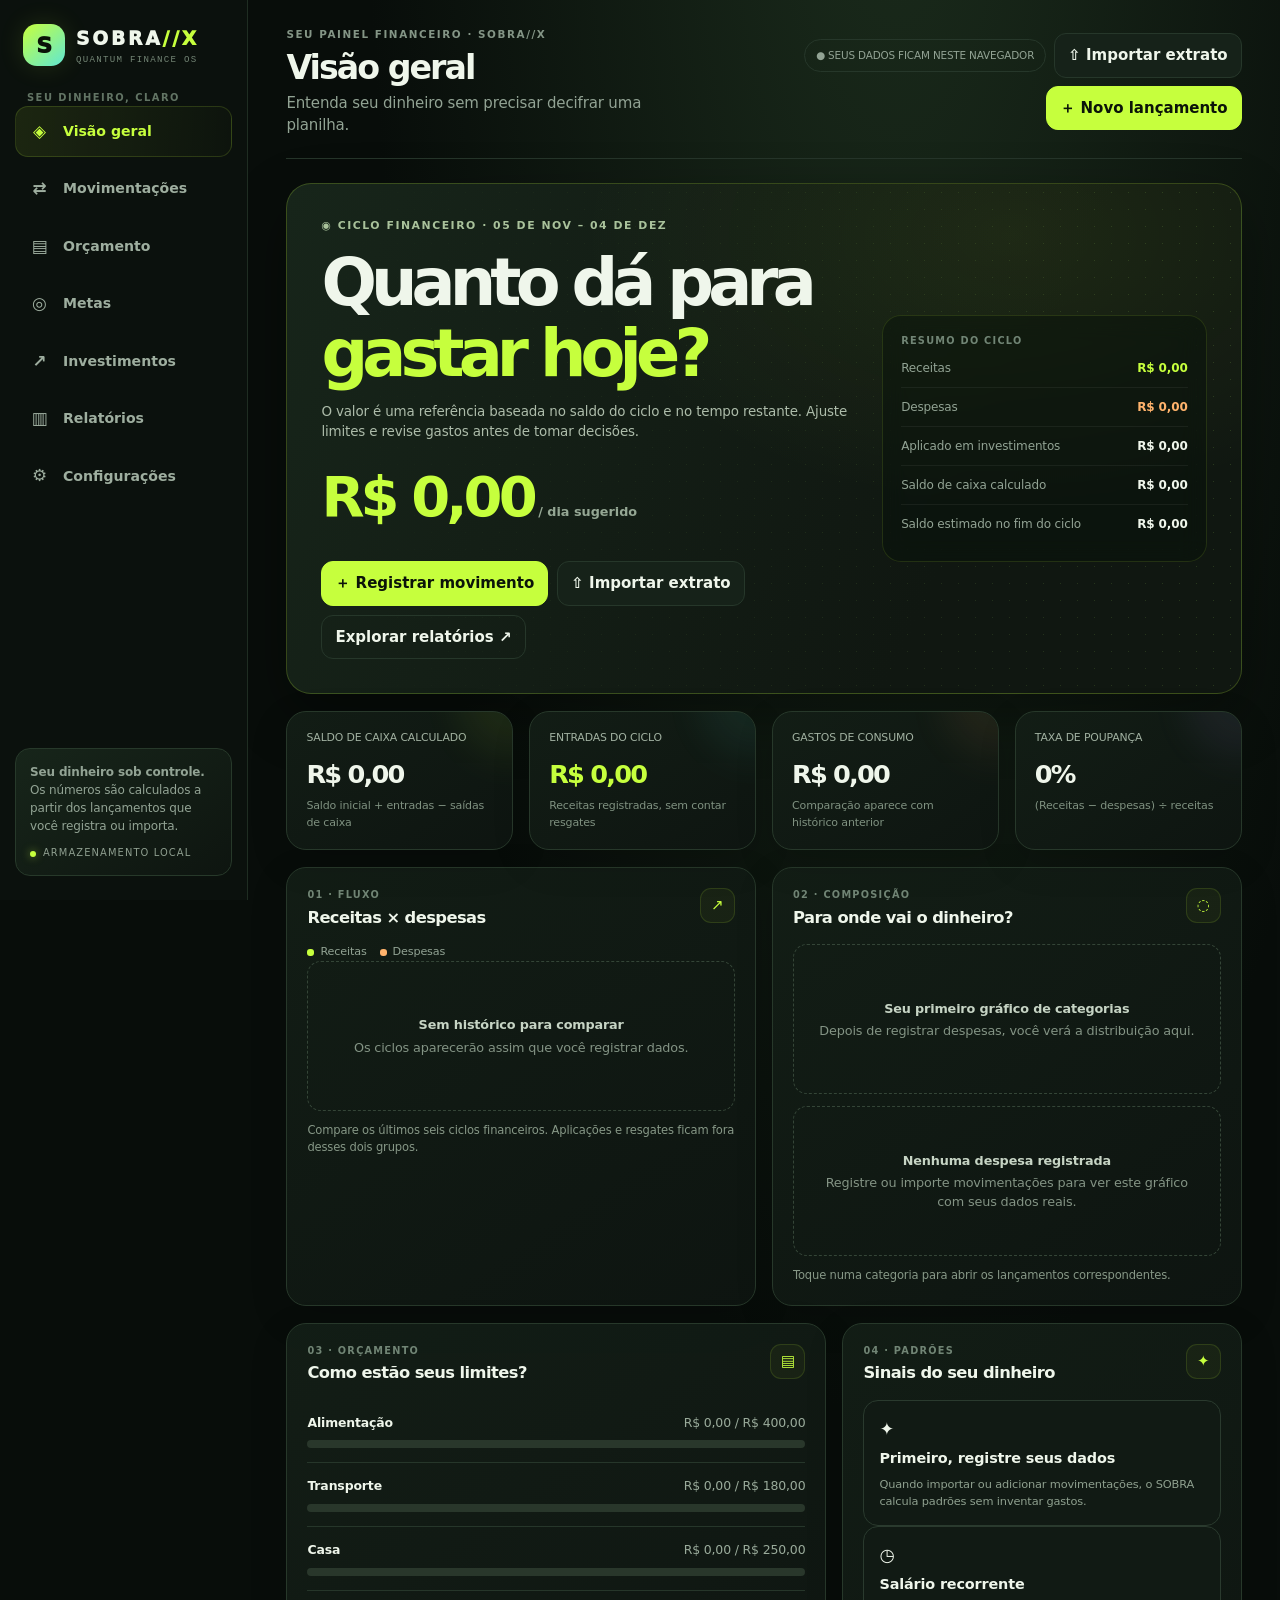
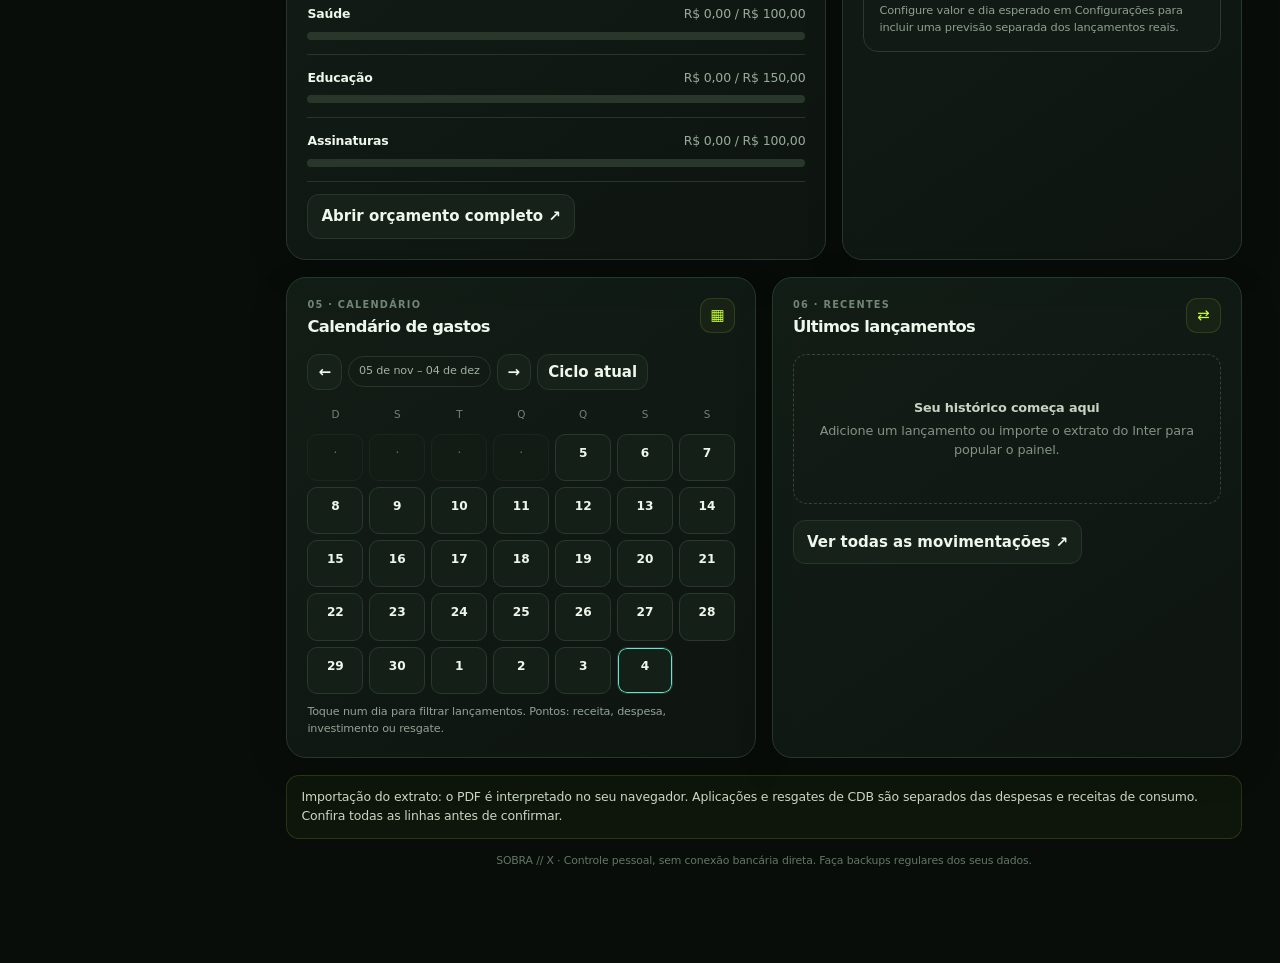
<file: SOBRA_Quantum_v2.html>
<!doctype html>
<html lang="pt-BR">
<head>
<meta charset="utf-8">
<meta name="viewport" content="width=device-width,initial-scale=1,viewport-fit=cover">
<meta name="theme-color" content="#080d0a">
<title>SOBRA — Quantum Finance</title>
<style>
:root{--bg:#080d0a;--panel:#101813;--panel2:#141f17;--line:#26372a;--text:#eff6eb;--muted:#92a394;--green:#c6ff3d;--green2:#86c92f;--cyan:#60e7d3;--violet:#b7a0ff;--orange:#ffb36c;--red:#ff727c;--shadow:0 22px 60px #0005;--radius:20px;color-scheme:dark}*{box-sizing:border-box}html{scroll-behavior:smooth}body{margin:0;background:radial-gradient(ellipse at 70% -10%,#1b2c1c 0,transparent 42%),var(--bg);color:var(--text);font:15px/1.5 Inter,ui-sans-serif,system-ui,-apple-system,"Segoe UI",sans-serif;letter-spacing:-.01em;min-height:100vh}button,input,select,textarea{font:inherit}button{cursor:pointer;color:inherit;border:1px solid var(--line);background:#162219;padding:10px 13px;border-radius:12px;font-weight:650;transition:.18s transform,.18s border-color,.18s background}button:hover{border-color:#648742;background:#1c2d1f;transform:translateY(-1px)}button:focus-visible,input:focus-visible,select:focus-visible{outline:2px solid var(--green);outline-offset:3px}button.primary{background:var(--green);color:#0b1409;border-color:var(--green);font-weight:850}button.primary:hover{background:#d8ff79}button.ghost{background:transparent}button.danger{border-color:#713941;color:#ffb9bf}.app{display:grid;grid-template-columns:248px minmax(0,1fr);min-height:100vh}.sidebar{height:100vh;position:sticky;top:0;padding:24px 15px;background:#0b110d;border-right:1px solid #1f2d22;display:flex;flex-direction:column;gap:25px;z-index:20}.brand{display:flex;align-items:center;gap:11px;padding:0 8px}.brandmark{display:grid;place-items:center;width:42px;height:42px;border-radius:14px;color:#0a1208;background:linear-gradient(140deg,var(--green),var(--cyan));box-shadow:0 0 26px #c6ff3d20;font-size:22px;font-weight:950}.brand-name{font-size:1.17rem;font-weight:950;letter-spacing:.15em}.brand-name span{color:var(--green)}.brand-sub{font: .57rem ui-monospace,monospace;color:#738575;letter-spacing:.14em}.navlabel{padding:0 12px;color:#627464;font-size:.62rem;letter-spacing:.15em;font-weight:850}.nav{display:grid;gap:6px}.nav button{display:flex;align-items:center;gap:12px;background:transparent;border-color:transparent;color:#9eae9f;text-align:left;padding:12px;border-radius:13px;font-size:.88rem}.nav button .ico{width:23px;text-align:center;font-size:1.06rem}.nav button.active{background:linear-gradient(95deg,#c6ff3d17,#c6ff3d04);border-color:#c6ff3d26;color:var(--green)}.nav button.active:before{content:"";position:absolute}.side-bottom{margin-top:auto;padding:14px;border:1px solid #27392a;border-radius:15px;background:linear-gradient(145deg,#17251a,#0e1510);font-size:.75rem;color:var(--muted)}.local-badge{display:flex;gap:7px;align-items:center;font-size:.62rem;letter-spacing:.11em;color:#8e9e8f;margin-top:11px}.dot{width:6px;height:6px;border-radius:50%;background:var(--green);box-shadow:0 0 9px #c6ff3d88}.main{min-width:0;padding:27px clamp(16px,3vw,42px) 80px}.topbar{display:flex;align-items:center;justify-content:space-between;gap:16px;padding-bottom:21px;border-bottom:1px solid #26352a;margin-bottom:24px}.eyebrow{color:#849586;font-size:.65rem;font-weight:850;letter-spacing:.15em}.topbar h1{font-size:clamp(1.65rem,2.6vw,2.4rem);line-height:1.12;letter-spacing:-.06em;margin:6px 0}.muted{color:var(--muted)}.actions{display:flex;align-items:center;gap:8px;flex-wrap:wrap;justify-content:flex-end}.privacy{font-size:.65rem;border:1px solid var(--line);border-radius:99px;padding:8px 11px;color:var(--muted)}.mobile-nav{display:none}.view{display:grid;gap:17px;animation:rise .22s ease}@keyframes rise{from{opacity:.4;transform:translateY(5px)}to{opacity:1;transform:none}}.grid{display:grid;gap:16px}.grid.kpis{grid-template-columns:repeat(4,minmax(0,1fr))}.grid.two{grid-template-columns:repeat(2,minmax(0,1fr))}.grid.three{grid-template-columns:repeat(3,minmax(0,1fr))}.card{min-width:0;border:1px solid #27382a;background:linear-gradient(145deg,#131e16ed,#0e1511ef);border-radius:var(--radius);padding:20px;box-shadow:0 12px 38px #0002}.card-head{display:flex;align-items:flex-start;justify-content:space-between;gap:14px;margin-bottom:14px}.card-head h2{margin:3px 0 0;font-size:1.02rem;letter-spacing:-.035em}.tag{color:#718575;font-size:.61rem;letter-spacing:.13em;font-weight:850}.head-icon{width:35px;height:35px;display:grid;place-items:center;color:var(--green);border:1px solid #c6ff3d20;background:#c6ff3d0b;border-radius:11px}.kpi{padding:18px 19px;position:relative;overflow:hidden}.kpi:after{content:"";position:absolute;width:110px;height:110px;right:-55px;top:-65px;background:var(--glow,#c6ff3d);opacity:.07;filter:blur(20px);border-radius:50%}.kpi-label{font-size:.68rem;color:#a1b1a1}.kpi-value{font-size:clamp(1.4rem,2vw,2rem);font-weight:820;letter-spacing:-.07em;margin:8px 0 5px;white-space:nowrap}.kpi-foot{font-size:.69rem;color:#7f9180}.hero{position:relative;display:grid;grid-template-columns:minmax(0,1.25fr) minmax(220px,.75fr);gap:20px;overflow:hidden;padding:clamp(22px,3vw,34px);border-radius:25px;border:1px solid #c6ff3d35;background:radial-gradient(ellipse at 76% 10%,#c6ff3d13,transparent 42%),linear-gradient(115deg,#17251a,#101711 70%);box-shadow:var(--shadow)}.hero:after{content:"";position:absolute;inset:0;pointer-events:none;opacity:.15;background-image:radial-gradient(#b8fa6c .6px,transparent .6px);background-size:17px 17px;mask-image:linear-gradient(90deg,transparent,#000)}.hero-copy,.hero-side{position:relative;z-index:1}.hero-title{font-size:.68rem;letter-spacing:.14em;color:#a9c29b;font-weight:850}.hero h2{font-size:clamp(2.3rem,5.1vw,4.5rem);letter-spacing:-.09em;line-height:1.08;margin:13px 0}.hero h2 span{color:var(--green)}.hero p{max-width:590px;font-size:.84rem;color:#adbcaa}.hero-actions{display:flex;gap:9px;flex-wrap:wrap;margin-top:22px}.hero-side{align-self:center;border:1px solid #c6ff3d20;border-radius:19px;padding:18px;background:#07100862;backdrop-filter:blur(12px)}.side-metric{display:flex;justify-content:space-between;gap:10px;padding:10px 0;border-bottom:1px solid #ffffff0e;font-size:.75rem}.side-metric:last-child{border:0}.side-metric span{color:var(--muted)}.side-metric strong{white-space:nowrap}.pill{display:inline-flex;align-items:center;gap:7px;border:1px solid var(--line);border-radius:99px;padding:6px 10px;color:#a2b29f;font-size:.7rem}.chart{width:100%;height:auto;display:block;overflow:visible}.chart text{font-size:10px;fill:#879889;font-family:inherit}.chart .gridline{stroke:#ffffff10;stroke-width:1}.chart .axis{stroke:#ffffff19}.chart .line1{fill:none;stroke:var(--green);stroke-width:3;stroke-linecap:round;stroke-linejoin:round}.chart .line2{fill:none;stroke:var(--cyan);stroke-width:2.5;stroke-linecap:round;stroke-linejoin:round}.chart .area1{fill:url(#areaGrad)}.legend{display:flex;flex-wrap:wrap;gap:13px;font-size:.7rem;color:var(--muted)}.legend span{display:flex;align-items:center;gap:6px}.legend i{width:7px;height:7px;border-radius:3px;background:var(--green)}.legend i.cyan{background:var(--cyan)}.legend i.orange{background:var(--orange)}.chart-note{font-size:.72rem;color:#869786;margin-top:11px;line-height:1.5}.emptychart{display:grid;place-items:center;min-height:150px;text-align:center;border:1px dashed #344537;border-radius:14px;padding:18px;color:#839384;font-size:.8rem}.emptychart strong{display:block;color:#c6d4c4;margin-bottom:3px}.split{display:grid;grid-template-columns:minmax(0,1.15fr) minmax(290px,.85fr);gap:16px}.category-list{display:grid;gap:12px}.catrow{display:grid;grid-template-columns:minmax(70px,1fr) minmax(65px,1.5fr) auto;align-items:center;gap:9px;font-size:.72rem}.catrow button{border:0;background:transparent;padding:2px;color:#c6d1c4;text-align:left;font-weight:600;white-space:nowrap;overflow:hidden;text-overflow:ellipsis}.catbar{height:7px;background:#29372b;border-radius:50px;overflow:hidden}.catbar i{display:block;height:100%;background:linear-gradient(90deg,var(--green),var(--cyan));border-radius:50px}.catrow strong{font-size:.71rem}.insights{display:grid;grid-template-columns:repeat(3,minmax(0,1fr));gap:12px}.insight{padding:15px;border:1px solid #2a3a2e;background:#111a14;border-radius:15px}.insight .i{font-size:1.1rem}.insight strong{display:block;font-size:.9rem;margin:6px 0}.insight p{font-size:.71rem;color:#8fa08f;margin:0}.section-title{display:flex;align-items:center;justify-content:space-between;gap:12px;margin:6px 0 0}.section-title h2{font-size:1.1rem;letter-spacing:-.04em}.cycle-control{display:flex;align-items:center;gap:6px;flex-wrap:wrap}.cycle-control button{padding:6px 10px}.calendar-grid{display:grid;grid-template-columns:repeat(7,minmax(0,1fr));gap:6px}.cal-dow{text-align:center;color:#718373;font-size:.65rem;padding:5px}.cal-day{min-width:0;padding:9px 2px;border-radius:10px;background:#142017;border:1px solid #293a2d;text-align:center;display:grid;gap:4px;justify-items:center;font-size:.76rem}.cal-day .dots{height:5px;display:flex;gap:3px}.cal-day .dots i{width:4px;height:4px;border-radius:50%;background:var(--orange)}.cal-day.selected{background:#c6ff3d1d;border-color:#c6ff3d88;color:var(--green)}.cal-day.today{box-shadow:inset 0 0 0 1px var(--cyan)}.cal-day.outside{opacity:.38}.calendar-legend{font-size:.7rem;color:var(--muted);margin-top:10px}.tablewrap{overflow:auto;border:1px solid #27382a;border-radius:14px}table{width:100%;border-collapse:collapse;min-width:680px;font-size:.78rem}th,td{text-align:left;padding:12px 13px;border-bottom:1px solid #25352a}th{color:#829382;font-size:.64rem;letter-spacing:.1em;text-transform:uppercase;background:#0d140f}tr:last-child td{border-bottom:0}tr:hover td{background:#ffffff05}.num{text-align:right;white-space:nowrap;font-variant-numeric:tabular-nums}.typepill{font-size:.65rem;padding:4px 7px;border-radius:7px;border:1px solid var(--line);white-space:nowrap}.type-income{color:var(--green);background:#c6ff3d0a}.type-expense{color:var(--orange);background:#ffb36c0b}.type-investment{color:var(--violet);background:#b7a0ff0b}.type-redemption{color:var(--cyan);background:#60e7d30c}.type-transfer{color:#adb8bb}.formgrid{display:grid;grid-template-columns:repeat(2,minmax(0,1fr));gap:13px}.field{display:grid;gap:6px}.field.full{grid-column:1/-1}.field label{font-size:.75rem;color:#9cad9d;font-weight:700}.field input,.field select,.field textarea{width:100%;min-width:0;background:#0a110c;border:1px solid #334537;color:var(--text);border-radius:11px;padding:11px}.field input[type=checkbox]{width:18px;height:18px;accent-color:var(--green)}.form-actions{display:flex;gap:8px;flex-wrap:wrap;margin-top:16px}.toolrow{display:flex;align-items:center;gap:8px;flex-wrap:wrap}.toolrow input,.toolrow select{padding:9px 11px;background:#0a110c;border:1px solid #334537;color:var(--text);border-radius:10px;min-width:0}.toolrow input{flex:1;min-width:160px}.progress{height:8px;background:#29372b;border-radius:99px;overflow:hidden}.progress i{height:100%;display:block;background:linear-gradient(90deg,var(--green),var(--cyan));border-radius:99px}.budget-row{display:grid;gap:8px;padding:14px 0;border-bottom:1px solid #26362a}.budget-row:last-child{border:0}.budget-head{display:flex;justify-content:space-between;gap:10px;font-size:.78rem}.budget-head span{color:#9aab9b}.budget-foot{display:flex;justify-content:space-between;gap:10px;color:#7c8e7e;font-size:.67rem}.goal-card{padding:18px;border:1px solid #2b3b2f;background:#121b14;border-radius:16px}.goal-top{display:flex;align-items:flex-start;justify-content:space-between;gap:10px}.goal-icon{width:42px;height:42px;border:1px solid #c6ff3d27;background:#c6ff3d0e;display:grid;place-items:center;border-radius:13px;font-size:1.25rem}.goal-card h3{font-size:.9rem;margin:13px 0 3px}.goal-card p{margin:0 0 14px;font-size:.72rem;color:var(--muted)}.goal-number{display:flex;justify-content:space-between;align-items:baseline;gap:8px;font-size:.74rem;margin-bottom:7px}.goal-number strong{font-size:.9rem}.range{width:100%;accent-color:var(--green)}.sim-result{font-size:clamp(1.8rem,3vw,2.8rem);font-weight:850;letter-spacing:-.08em;margin:6px 0}.sim-grid{display:grid;grid-template-columns:repeat(3,minmax(0,1fr));gap:10px}.scenario{border:1px solid #2a392d;background:#111a14;border-radius:14px;padding:14px}.scenario small{color:var(--muted);font-size:.69rem}.scenario strong{display:block;font-size:1.02rem;margin:6px 0}.note{font-size:.76rem;color:#91a092;line-height:1.6}.notice{padding:12px 14px;border:1px solid #c6ff3d24;background:#c6ff3d09;border-radius:13px;font-size:.78rem;color:#c8d6c2}.notice.warn{border-color:#ffb36c44;background:#ffb36c0b;color:#ffd1a7}.backdrop{position:fixed;inset:0;background:#000b;backdrop-filter:blur(9px);z-index:60;display:none;align-items:center;justify-content:center;padding:15px}.backdrop.open{display:flex}.modal{width:min(760px,100%);max-height:92dvh;overflow:auto;background:#101912;border:1px solid #3b513e;border-radius:21px;padding:21px;box-shadow:0 30px 100px #000a}.modal.wide{width:min(1200px,100%)}.modalhead{display:flex;align-items:center;justify-content:space-between;gap:10px;margin-bottom:15px}.modalhead h2{font-size:1.13rem;letter-spacing:-.04em}.close{width:36px;height:36px;padding:0}.modalfoot{display:flex;justify-content:space-between;align-items:center;gap:12px;flex-wrap:wrap;margin-top:14px}.toast{position:fixed;bottom:22px;left:50%;transform:translateX(-50%);z-index:90;background:var(--green);color:#0b1408;padding:12px 17px;border-radius:13px;font-size:.8rem;font-weight:850;box-shadow:var(--shadow);display:none;max-width:92vw}.toast.show{display:block}.hidden{display:none!important}.footer{font-size:.68rem;color:#637665;text-align:center;padding:14px}.meter{height:9px;border-radius:99px;background:#29372b;overflow:hidden}.meter i{height:100%;display:block;background:var(--green)}.warntext{color:var(--orange)}.positive{color:var(--green)}.negative{color:var(--orange)}
@media(max-width:1150px){.app{grid-template-columns:215px minmax(0,1fr)}.grid.kpis{grid-template-columns:repeat(2,minmax(0,1fr))}.hero{grid-template-columns:1fr}.hero-side{max-width:none}.split{grid-template-columns:1fr}.dashboard-two{grid-template-columns:1fr}}
@media(max-width:780px){.app{display:block}.sidebar{display:none}.main{padding:17px 13px 92px}.topbar{align-items:flex-start;flex-direction:column}.actions{justify-content:flex-start;width:100%}.privacy{display:none}.grid.two,.grid.three{grid-template-columns:1fr}.grid.kpis{grid-template-columns:repeat(2,minmax(0,1fr));gap:9px}.kpi{padding:14px}.kpi-value{font-size:1.4rem}.hero{padding:21px}.hero h2{font-size:2.65rem}.insights{grid-template-columns:1fr}.mobile-nav{display:flex;position:fixed;bottom:0;left:0;right:0;z-index:40;background:#0a100df2;backdrop-filter:blur(18px);border-top:1px solid #2b3a2d;padding:8px 5px calc(8px + env(safe-area-inset-bottom));justify-content:space-around;gap:3px}.mobile-nav button{flex:1;display:grid;place-items:center;gap:3px;background:transparent;border:0;padding:5px 2px;color:#829483;font-size:.58rem}.mobile-nav button b{font-size:1.08rem}.mobile-nav button.active{color:var(--green)}.calendar-grid{gap:3px}.cal-day{padding:8px 1px;border-radius:7px;font-size:.68rem}.formgrid{grid-template-columns:1fr}.field.full{grid-column:auto}.modal{padding:15px}.sim-grid{grid-template-columns:1fr}.chart-note{font-size:.68rem}.card{padding:16px}.section-title{align-items:flex-start;flex-direction:column}}
@media(prefers-reduced-motion:reduce){*,*:before,*:after{animation:none!important;transition:none!important;scroll-behavior:auto!important}}
</style>
</head>
<body>
<div class="app">
<aside class="sidebar">
  <div class="brand"><div class="brandmark">S</div><div><div class="brand-name">SOBRA<span>//X</span></div><div class="brand-sub">QUANTUM FINANCE OS</div></div></div>
  <div><div class="navlabel">SEU DINHEIRO, CLARO</div><nav class="nav" id="sideNav">
    <button class="active" data-nav="dashboard"><span class="ico">◈</span>Visão geral</button>
    <button data-nav="transactions"><span class="ico">⇄</span>Movimentações</button>
    <button data-nav="budget"><span class="ico">▤</span>Orçamento</button>
    <button data-nav="goals"><span class="ico">◎</span>Metas</button>
    <button data-nav="investments"><span class="ico">↗</span>Investimentos</button>
    <button data-nav="reports"><span class="ico">▥</span>Relatórios</button>
    <button data-nav="settings"><span class="ico">⚙</span>Configurações</button>
  </nav></div>
  <div class="side-bottom"><strong>Seu dinheiro sob controle.</strong><br>Os números são calculados a partir dos lançamentos que você registra ou importa.<div class="local-badge"><i class="dot"></i> ARMAZENAMENTO LOCAL</div></div>
</aside>
<main class="main">
<header class="topbar"><div><div class="eyebrow" id="topEyebrow">SEU PAINEL FINANCEIRO · SOBRA//X</div><h1 id="pageTitle">Visão geral</h1><div class="muted" id="pageSubtitle">Entenda seu dinheiro sem precisar decifrar uma planilha.</div></div><div class="actions"><span class="privacy">● SEUS DADOS FICAM NESTE NAVEGADOR</span><button id="importTop">⇧ Importar extrato</button><button class="primary" id="addTop">＋ Novo lançamento</button></div></header>
<div id="view" class="view"></div>
<div class="footer">SOBRA // X · Controle pessoal, sem conexão bancária direta. Faça backups regulares dos seus dados.</div>
</main>
</div>
<nav class="mobile-nav" id="mobileNav"><button class="active" data-nav="dashboard"><b>◈</b>Início</button><button data-nav="transactions"><b>⇄</b>Movimentos</button><button data-nav="budget"><b>▤</b>Orçamento</button><button data-nav="goals"><b>◎</b>Metas</button><button data-nav="investments"><b>↗</b>Investir</button><button data-nav="settings"><b>⚙</b>Ajustes</button></nav>
<input id="statementFile" type="file" accept="application/pdf,.pdf,.csv,.ofx,.qfx,text/csv" hidden>
<input id="backupFile" type="file" accept="application/json,.json" hidden>
<div class="backdrop" id="backdrop"><div class="modal" id="modal" role="dialog" aria-modal="true" aria-labelledby="modalTitle"><div class="modalhead"><h2 id="modalTitle">Janela</h2><button class="close" id="closeModal" aria-label="Fechar">✕</button></div><div id="modalBody"></div></div></div>
<div id="toast" class="toast" role="status" aria-live="polite"></div>
<script>
'use strict';
const STORAGE_KEY='sobra_quantum_v2_local';
const CATEGORIES=['Alimentação','Transporte','Casa','Saúde','Educação','Assinaturas','Lazer','Compras','Salário','Freelance','Investimentos','Outros'];
const DEFAULT_BUDGETS={'Alimentação':400,'Transporte':180,'Casa':250,'Saúde':100,'Educação':150,'Assinaturas':100,'Lazer':180,'Compras':150,'Outros':150};
const fmt=new Intl.NumberFormat('pt-BR',{style:'currency',currency:'BRL'});
const money=c=>fmt.format((Number(c)||0)/100);
const cents=v=>Math.round((Number(v)||0)*100);
const uid=()=>Math.random().toString(36).slice(2,9)+Date.now().toString(36);
const iso=d=>`${d.getFullYear()}-${String(d.getMonth()+1).padStart(2,'0')}-${String(d.getDate()).padStart(2,'0')}`;
const fromISO=s=>{const p=String(s||'').split('-').map(Number);return p.length===3?new Date(p[0],p[1]-1,p[2],12):new Date()};
const todayISO=()=>iso(new Date());
const esc=s=>String(s??'').replace(/[&<>"']/g,c=>({'&':'&amp;','<':'&lt;','>':'&gt;','"':'&quot;',"'":'&#39;'}[c]));
const norm=s=>String(s||'').normalize('NFD').replace(/[\u0300-\u036f]/g,'').toLowerCase().replace(/[^a-z0-9]+/g,' ').trim();
let state={transactions:[],goals:[],budgets:{...DEFAULT_BUDGETS},config:{cycleDay:5,salaryAmount:0,salaryDay:5,openingBalance:0,dailyLimit:0,currency:'BRL'},view:'dashboard',cycleOffset:0,categoryFilter:'',selectedDay:'',rangeFilter:false,filters:{search:'',type:'all',category:'all'}};
function load(){try{const x=JSON.parse(localStorage.getItem(STORAGE_KEY)||'null');if(x&&Array.isArray(x.transactions)){state={...state,...x,config:{...state.config,...x.config},budgets:{...DEFAULT_BUDGETS,...x.budgets},filters:{...state.filters,...x.filters}}}}catch(e){console.warn('Dados locais não puderam ser lidos',e)}}
function save(){try{const {view,cycleOffset,categoryFilter,selectedDay,rangeFilter,_importDraft,...persistent}=state;localStorage.setItem(STORAGE_KEY,JSON.stringify(persistent))}catch(e){toast('Não foi possível salvar neste navegador. Exporte um backup.')}}
function dateShort(s){return fromISO(s).toLocaleDateString('pt-BR',{day:'2-digit',month:'short'}).replace('.','')}
function cycleRange(offset=0){const day=Math.max(1,Math.min(28,Number(state.config.cycleDay)||5)),now=new Date();let y=now.getFullYear(),m=now.getMonth();if(now.getDate()<day)m--;m+=offset;const start=new Date(y,m,day,12),end=new Date(y,m+1,day-1,12);return {start,end,days:Math.round((end-start)/86400000)+1}}
function inRange(t,start,end){const d=fromISO(t.date);return d>=start&&d<=end}
function rangeTx(offset=0){const r=cycleRange(offset);return state.transactions.filter(t=>inRange(t,r.start,r.end))}
function sums(txs){const s={income:0,expense:0,investment:0,redemption:0,transfer:0};txs.forEach(t=>s[t.type]=(s[t.type]||0)+Number(t.amount||0));return s}
function cashDelta(t){if(t.type==='income'||t.type==='redemption')return t.amount;if(t.type==='expense'||t.type==='investment')return -t.amount;return 0}
function cashBalance(){return (Number(state.config.openingBalance)||0)+state.transactions.reduce((n,t)=>n+cashDelta(t),0)}
function cycleCash(s){return s.income+s.redemption-s.expense-s.investment}
function labelType(t){return ({income:'Receita',expense:'Despesa',investment:'Aplicação',redemption:'Resgate',transfer:'Transferência'})[t]||t}
function typeClass(t){return 'type-'+t}
function defaultCat(type,desc=''){const s=norm(desc);if(type==='income'){if(/salario|folha/.test(s))return 'Salário';if(/freela|projeto/.test(s))return 'Freelance';return 'Outros'}if(type==='investment'||type==='redemption')return 'Investimentos';const rules=[[/ifood|mercado|supermercado|restaurante|lanch|padaria|acougue|barbe|outback/,'Alimentação'],[/uber|99 |onibus|metro|combustivel|posto|transporte/,'Transporte'],[/netflix|spotify|disney|assinatura/,'Assinaturas'],[/farmacia|medico|hospital/,'Saúde'],[/curso|escola|livro/,'Educação'],[/aluguel|energia|internet|agua|condominio/,'Casa'],[/cinema|game|jogo|steam|lazer/,'Lazer']];for(const [rx,c] of rules)if(rx.test(s))return c;return 'Outros'}
function txDuplicate(a,b){if(a.date!==b.date||a.type!==b.type||Number(a.amount)!==Number(b.amount))return false;const x=norm(a.description),y=norm(b.description);return !!x&&!!y&&(x===y||x.includes(y)||y.includes(x))}
function toast(msg){const el=document.querySelector('#toast');el.textContent=msg;el.classList.add('show');clearTimeout(window._toastTimer);window._toastTimer=setTimeout(()=>el.classList.remove('show'),3200)}
function setView(v){state.view=v;state.categoryFilter='';state.selectedDay='';state.rangeFilter=false;state.filters.category='all';state.filters.type='all';state.filters.search='';document.querySelectorAll('[data-nav]').forEach(b=>b.classList.toggle('active',b.dataset.nav===v));render()}
function pageHeading(){const x={dashboard:['Visão geral','Entenda seu dinheiro sem precisar decifrar uma planilha.'],transactions:['Movimentações','Cada entrada, saída e movimento de investimento, organizado.'],budget:['Orçamento','Limites visuais para o dinheiro ter um plano antes de sair.'],goals:['Metas','Transforme o que você quer conquistar em um plano com progresso.'],investments:['Investimentos','Acompanhe aportes e resgates e simule cenários hipotéticos.'],reports:['Relatórios','Veja tendências, compare ciclos e descubra padrões.'],settings:['Configurações','Ajuste seu ciclo, salário e a forma como seus dados são guardados.']};const a=x[state.view]||x.dashboard;$('#pageTitle').textContent=a[0];$('#pageSubtitle').textContent=a[1];}
const $=s=>document.querySelector(s);
function emptyChart(title,msg='Registre ou importe movimentações para ver este gráfico com seus dados reais.'){return `<div class="emptychart"><div><strong>${esc(title)}</strong>${esc(msg)}</div></div>`}
function cardHead(tag,title,icon='↗'){return `<div class="card-head"><div><div class="tag">${tag}</div><h2>${title}</h2></div><span class="head-icon">${icon}</span></div>`}
function svgLine(data1,data2=[],labels=[]){if(!data1.length||data1.every(v=>!v)&&(!data2.length||data2.every(v=>!v)))return emptyChart('Ainda não há dados suficientes','Adicione movimentações e este gráfico passa a mostrar a evolução real.');const W=640,H=220,L=35,R=12,T=16,B=30,iw=W-L-R,ih=H-T-B,max=Math.max(1,...data1,...data2)*1.15,min=Math.min(0,...data1,...data2),scale=v=>T+ih-(v-min)/(max-min||1)*ih,step=data1.length>1?iw/(data1.length-1):iw;const points=a=>a.map((v,i)=>`${L+i*step},${scale(v)}`).join(' ');let grid='';for(let i=0;i<4;i++){const y=T+i*ih/3;grid+=`<line class="gridline" x1="${L}" y1="${y}" x2="${W-R}" y2="${y}"/>`}let ticks='';data1.forEach((v,i)=>{if(data1.length<=8||i%Math.ceil(data1.length/7)===0||i===data1.length-1)ticks+=`<text x="${L+i*step}" y="${H-8}" text-anchor="middle">${esc(labels[i]||'')}</text>`});const pts=data1.map((v,i)=>`<circle cx="${L+i*step}" cy="${scale(v)}" r="3.5" fill="var(--green)"><title>${esc(labels[i]||'')}: ${money(v)}</title></circle>`).join('');const line2=data2.length?`<polyline class="line2" points="${points(data2)}"/>`:'',pts2=data2.map((v,i)=>`<circle cx="${L+i*step}" cy="${scale(v)}" r="3" fill="var(--cyan)"><title>${esc(labels[i]||'')}: ${money(v)}</title></circle>`).join('');const area=`${L},${T+ih} ${points(data1)} ${L+(data1.length-1)*step},${T+ih}`;return `<svg class="chart" viewBox="0 0 ${W} ${H}" role="img" aria-label="Gráfico de evolução financeira">${grid}<defs><linearGradient id="areaGrad" x1="0" y1="0" x2="0" y2="1"><stop offset="0%" stop-color="var(--green)" stop-opacity=".22"/><stop offset="100%" stop-color="var(--green)" stop-opacity="0"/></linearGradient></defs><polygon class="area1" points="${area}"/><polyline class="line1" points="${points(data1)}"/>${line2}${pts}${pts2}${ticks}</svg>`}
function svgBars(a,b,labels){if(!labels.length||(!a.some(x=>x)&&!b.some(x=>x)))return emptyChart('Sem histórico para comparar','Os ciclos aparecerão assim que você registrar dados.');const W=640,H=220,L=32,R=10,T=16,B=32,iw=W-L-R,ih=H-T-B,max=Math.max(1,...a,...b)*1.12,group=iw/labels.length,bw=Math.min(20,group*.26);let grid='';for(let i=0;i<4;i++){const y=T+i*ih/3;grid+=`<line class="gridline" x1="${L}" y1="${y}" x2="${W-R}" y2="${y}"/>`}let bars='',ticks='';labels.forEach((lab,i)=>{const x=L+i*group+group/2,ha=a[i]/max*ih,hb=b[i]/max*ih;bars+=`<rect data-cycle-index="${i}" tabindex="0" role="button" aria-label="Abrir ciclo ${esc(lab)}: receitas ${money(a[i])}" style="cursor:pointer" x="${x-bw-2}" y="${T+ih-ha}" width="${bw}" height="${ha}" rx="4" fill="var(--green)"><title>${esc(lab)} · Receitas: ${money(a[i])} · clique para detalhar</title></rect><rect data-cycle-index="${i}" tabindex="0" role="button" aria-label="Abrir ciclo ${esc(lab)}: despesas ${money(b[i])}" style="cursor:pointer" x="${x+2}" y="${T+ih-hb}" width="${bw}" height="${hb}" rx="4" fill="var(--orange)"><title>${esc(lab)} · Despesas: ${money(b[i])} · clique para detalhar</title></rect>`;ticks+=`<text x="${x}" y="${H-8}" text-anchor="middle">${esc(lab)}</text>`});return `<svg class="chart" viewBox="0 0 ${W} ${H}" role="img" aria-label="Receitas e despesas por ciclo">${grid}${bars}${ticks}</svg>`}
function donutSvg(items,total){if(!total||!items.length)return emptyChart('Seu primeiro gráfico de categorias','Depois de registrar despesas, você verá a distribuição aqui.');let a=0,paths='';const colors=['#c6ff3d','#60e7d3','#b7a0ff','#ffb36c','#ff727c','#7cdd82','#7aaeff','#ed91da','#d4e4a6','#a3b5aa'];items.forEach((it,i)=>{const angle=it.value/total*360,start=a;a+=angle;const polar=(ang,r)=>[100+r*Math.cos((ang-90)*Math.PI/180),100+r*Math.sin((ang-90)*Math.PI/180)];const [x1,y1]=polar(start,68),[x2,y2]=polar(a-.3,68),large=angle>180?1:0;paths+=`<path d="M ${x1} ${y1} A 68 68 0 ${large} 1 ${x2} ${y2}" fill="none" stroke="${colors[i%colors.length]}" stroke-width="21" stroke-linecap="butt"><title>${esc(it.name)}: ${money(it.value)}</title></path>`});return `<svg class="chart" viewBox="0 0 200 200" style="max-width:240px;margin:auto" role="img" aria-label="Distribuição de despesas por categoria">${paths}<text x="100" y="96" text-anchor="middle" style="font-size:10px;fill:#94a594">DESPESAS</text><text x="100" y="116" text-anchor="middle" style="font-size:12px;fill:#f0f7ec;font-weight:800">${esc(money(total))}</text></svg>`}
function catTotals(txs){const m={};txs.filter(t=>t.type==='expense').forEach(t=>m[t.category]=(m[t.category]||0)+t.amount);return Object.entries(m).map(([name,value])=>({name,value})).sort((a,b)=>b.value-a.value)}
function renderDashboard(){const r=cycleRange(state.cycleOffset),tx=rangeTx(state.cycleOffset),s=sums(tx),daysElapsed=Math.max(1,Math.min(r.days,Math.round((new Date()-r.start)/86400000)+1)),daysLeft=Math.max(1,r.days-daysElapsed+1),netCycle=cycleCash(s),cash=cashBalance(),dailyBurn=s.expense/daysElapsed,projected=cash-dailyBurn*(daysLeft-1)+(forecastSalary(r,tx));const uncappedDaily=Math.max(0,(netCycle+forecastSalary(r,tx))/daysLeft),dailyRoom=state.config.dailyLimit>0?Math.min(uncappedDaily,state.config.dailyLimit):uncappedDaily;const spendToday=state.transactions.filter(t=>t.date===todayISO()&&t.type==='expense').reduce((n,t)=>n+t.amount,0);const cat=catTotals(tx),catsum=cat.reduce((n,x)=>n+x.value,0),prev=sums(rangeTx(state.cycleOffset-1));const lastCycles=[];for(let i=5;i>=0;i--){const rr=cycleRange(state.cycleOffset-i),ss=sums(rangeTx(state.cycleOffset-i));lastCycles.push({label:rr.start.toLocaleDateString('pt-BR',{month:'short'}).replace('.',''),income:ss.income,expense:ss.expense})}const cycleLabel=`${dateShort(iso(r.start))} – ${dateShort(iso(r.end))}`;const budgetHtml=Object.entries(state.budgets).slice(0,6).map(([name,limit])=>{const used=cat.find(x=>x.name===name)?.value||0;return `<div class="budget-row"><div class="budget-head"><strong>${esc(name)}</strong><span>${money(used)} / ${money(cents(limit))}</span></div><div class="progress"><i style="width:${Math.min(100,limit?used*100/cents(limit):0)}%;background:${limit&&used>cents(limit)?'var(--orange)':'linear-gradient(90deg,var(--green),var(--cyan))'}"></i></div></div>`}).join('');const cycleDays=[];const firstDow=r.start.getDay();for(let i=0;i<firstDow;i++)cycleDays.push(`<div class="cal-day outside" aria-hidden="true">·</div>`);for(let d=new Date(r.start);d<=r.end;d.setDate(d.getDate()+1)){const ds=iso(d),items=tx.filter(t=>t.date===ds),spent=items.filter(t=>t.type==='expense').reduce((n,t)=>n+t.amount,0),isToday=ds===todayISO();cycleDays.push(`<button class="cal-day ${state.selectedDay===ds?'selected':''} ${isToday?'today':''}" data-day="${ds}" title="${esc(ds)} — ${money(spent)} em despesas"><span>${d.getDate()}</span><span class="dots">${items.slice(0,3).map(t=>`<i style="background:${t.type==='income'?'var(--green)':t.type==='expense'?'var(--orange)':t.type==='investment'?'var(--violet)':'var(--cyan)'}"></i>`).join('')}</span></button>`)}const recent=tx.slice().sort((a,b)=>b.date.localeCompare(a.date)).slice(0,6);const txRows=recent.length?`<div class="tablewrap"><table><thead><tr><th>Movimentação</th><th>Data</th><th>Tipo</th><th class="num">Valor</th></tr></thead><tbody>${recent.map(t=>`<tr><td><strong>${esc(t.description)}</strong><div class="muted">${esc(t.category)}</div></td><td>${dateShort(t.date)}</td><td><span class="typepill ${typeClass(t.type)}">${labelType(t.type)}</span></td><td class="num">${t.type==='expense'||t.type==='investment'?'−':'+'}${money(t.amount)}</td></tr>`).join('')}</tbody></table></div>`:emptyChart('Seu histórico começa aqui','Adicione um lançamento ou importe o extrato do Inter para popular o painel.');const insights=makeInsights(tx,s,cat,daysElapsed,projected,prev);return `
<section class="hero"><div class="hero-copy"><div class="hero-title">◉ CICLO FINANCEIRO · ${esc(cycleLabel.toUpperCase())}</div><h2>Quanto dá para<br><span>gastar hoje?</span></h2><p>O valor é uma referência baseada no saldo do ciclo e no tempo restante. Ajuste limites e revise gastos antes de tomar decisões.</p><div class="kpi-value" style="font-size:clamp(2rem,4.5vw,3.5rem);color:var(--green)">${money(dailyRoom)}<span style="font-size:.8rem;letter-spacing:0;color:#95a794;font-weight:600"> / dia sugerido</span></div><div class="hero-actions"><button class="primary" data-action="open-tx">＋ Registrar movimento</button><button data-action="import">⇧ Importar extrato</button><button class="ghost" data-nav="reports">Explorar relatórios ↗</button></div></div><div class="hero-side"><div class="tag">RESUMO DO CICLO</div><div class="side-metric"><span>Receitas</span><strong class="positive">${money(s.income)}</strong></div><div class="side-metric"><span>Despesas</span><strong class="negative">${money(s.expense)}</strong></div><div class="side-metric"><span>Aplicado em investimentos</span><strong>${money(s.investment)}</strong></div><div class="side-metric"><span>Saldo de caixa calculado</span><strong>${money(cash)}</strong></div><div class="side-metric"><span>Saldo estimado no fim do ciclo</span><strong>${money(cents(projected))}</strong></div></div></section>
<div class="grid kpis"><article class="card kpi" style="--glow:var(--green)"><div class="kpi-label">SALDO DE CAIXA CALCULADO</div><div class="kpi-value">${money(cash)}</div><div class="kpi-foot">Saldo inicial + entradas − saídas de caixa</div></article><article class="card kpi" style="--glow:var(--cyan)"><div class="kpi-label">ENTRADAS DO CICLO</div><div class="kpi-value positive">${money(s.income)}</div><div class="kpi-foot">Receitas registradas, sem contar resgates</div></article><article class="card kpi" style="--glow:var(--orange)"><div class="kpi-label">GASTOS DE CONSUMO</div><div class="kpi-value">${money(s.expense)}</div><div class="kpi-foot">${prev.expense?`${(s.expense-prev.expense>=0?'↑ ':'↓ ')}${Math.abs(Math.round((s.expense-prev.expense)/prev.expense*100))}% vs. ciclo anterior`:'Comparação aparece com histórico anterior'}</div></article><article class="card kpi" style="--glow:var(--violet)"><div class="kpi-label">TAXA DE POUPANÇA</div><div class="kpi-value">${s.income?Math.round((s.income-s.expense)/s.income*100):0}%</div><div class="kpi-foot">(Receitas − despesas) ÷ receitas</div></article></div>
<div class="grid two"><article class="card">${cardHead('01 · FLUXO','Receitas × despesas','↗')}<div class="legend"><span><i></i>Receitas</span><span><i class="orange"></i>Despesas</span></div>${svgBars(lastCycles.map(x=>x.income),lastCycles.map(x=>x.expense),lastCycles.map(x=>x.label))}<div class="chart-note">Compare os últimos seis ciclos financeiros. Aplicações e resgates ficam fora desses dois grupos.</div></article><article class="card">${cardHead('02 · COMPOSIÇÃO','Para onde vai o dinheiro?','◌')}${donutSvg(cat,catsum)}<div class="category-list" style="margin-top:12px">${cat.slice(0,5).map((c,i)=>`<div class="catrow"><button data-category-filter="${esc(c.name)}" title="Ver lançamentos de ${esc(c.name)}">${esc(c.name)}</button><div class="catbar"><i style="width:${catsum?c.value/catsum*100:0}%;background:${['var(--green)','var(--cyan)','var(--violet)','var(--orange)','var(--red)'][i%5]}"></i></div><strong>${money(c.value)}</strong></div>`).join('')||emptyChart('Nenhuma despesa registrada')}</div><div class="chart-note">Toque numa categoria para abrir os lançamentos correspondentes.</div></article></div>
<div class="split"><article class="card">${cardHead('03 · ORÇAMENTO','Como estão seus limites?','▤')}${Object.keys(state.budgets).length?budgetHtml:emptyChart('Defina os limites por categoria')}<button style="margin-top:12px" data-nav="budget">Abrir orçamento completo ↗</button></article><article class="card">${cardHead('04 · PADRÕES','Sinais do seu dinheiro','✦')}<div class="stack-insights">${insights}</div></article></div>
<div class="grid two"><article class="card">${cardHead('05 · CALENDÁRIO','Calendário de gastos','▦')}<div class="cycle-control"><button data-cycle="-1" aria-label="Ciclo anterior">←</button><span class="pill">${esc(cycleLabel)}</span><button data-cycle="1" aria-label="Próximo ciclo">→</button><button data-cycle="0">Ciclo atual</button></div><div class="calendar-grid" style="margin-top:12px">${['D','S','T','Q','Q','S','S'].map(x=>`<div class="cal-dow">${x}</div>`).join('')}${cycleDays.join('')}</div><div class="calendar-legend">Toque num dia para filtrar lançamentos. Pontos: receita, despesa, investimento ou resgate.</div>${state.selectedDay?`<button style="margin-top:10px" data-action="show-day">Ver movimentos de ${dateShort(state.selectedDay)} ↗</button>`:''}</article><article class="card">${cardHead('06 · RECENTES','Últimos lançamentos','⇄')}${txRows}<div class="form-actions"><button data-nav="transactions">Ver todas as movimentações ↗</button></div></article></div>
<div class="notice">Importação do extrato: o PDF é interpretado no seu navegador. Aplicações e resgates de CDB são separados das despesas e receitas de consumo. Confira todas as linhas antes de confirmar.</div>`}
function makeInsights(tx,s,cat,daysElapsed,projected,prev){let a=[];if(!tx.length)return `<div class="insight"><div class="i">✦</div><strong>Primeiro, registre seus dados</strong><p>Quando importar ou adicionar movimentações, o SOBRA calcula padrões sem inventar gastos.</p></div><div class="insight"><div class="i">◷</div><strong>Salário recorrente</strong><p>Configure valor e dia esperado em Configurações para incluir uma previsão separada dos lançamentos reais.</p></div>`;if(cat[0])a.push(`<div class="insight"><div class="i">◉</div><strong>${esc(cat[0].name)} é a maior categoria</strong><p>${money(cat[0].value)} em despesas neste ciclo (${Math.round(cat[0].value/(s.expense||1)*100)}% dos gastos).</p></div>`);a.push(`<div class="insight"><div class="i">▤</div><strong>Média diária de gastos</strong><p>${money(Math.round(s.expense/Math.max(1,daysElapsed)))} por dia desde o início do ciclo, com base nos registros.</p></div>`);a.push(`<div class="insight"><div class="i">↗</div><strong>Saldo projetado</strong><p>${money(cents(projected))} ao fim do ciclo se a média atual continuar. É uma estimativa simples, não uma garantia.</p></div>`);return a.join('')}
function forecastSalary(r,tx){const amount=Number(state.config.salaryAmount)||0;if(!amount)return 0;const day=Number(state.config.salaryDay)||5;const matching=tx.some(t=>t.type==='income'&&(/salario|folha|pagamento/.test(norm(t.description))||Math.abs(t.amount-amount)<=100));if(matching)return 0;const salaryDate=new Date(r.start.getFullYear(),r.start.getMonth(),Math.min(day,28),12);return salaryDate>=new Date(new Date().getFullYear(),new Date().getMonth(),new Date().getDate(),12)&&salaryDate<=r.end?amount:0}
function filteredTransactions(){let tx=state.transactions.slice();if(state.rangeFilter){const rr=cycleRange(state.cycleOffset);tx=tx.filter(t=>inRange(t,rr.start,rr.end))}const f=state.filters;if(f.search){const q=norm(f.search);tx=tx.filter(t=>norm(t.description+' '+t.category).includes(q))}if(f.type!=='all')tx=tx.filter(t=>t.type===f.type);if(f.category!=='all')tx=tx.filter(t=>t.category===f.category);if(state.categoryFilter)tx=tx.filter(t=>t.category===state.categoryFilter);if(state.selectedDay)tx=tx.filter(t=>t.date===state.selectedDay);return tx.sort((a,b)=>b.date.localeCompare(a.date))}
function renderTransactions(){const tx=filteredTransactions();const s=sums(tx);const activeRange=state.rangeFilter?cycleRange(state.cycleOffset):null;return `<div class="section-title"><h2>${tx.length} movimentação(ões) ${state.categoryFilter?`· ${esc(state.categoryFilter)}`:''}${state.selectedDay?` · ${dateShort(state.selectedDay)}`:''}${activeRange?` · ciclo ${dateShort(iso(activeRange.start))} a ${dateShort(iso(activeRange.end))}`:''}</h2><div class="toolrow"><button data-action="export-csv">⇩ CSV</button><button class="primary" data-action="open-tx">＋ Adicionar</button></div></div><article class="card"><div class="toolrow"><input id="txSearch" placeholder="Buscar descrição ou categoria..." value="${esc(state.filters.search)}"><select id="txType"><option value="all">Todos os tipos</option>${['income','expense','investment','redemption','transfer'].map(t=>`<option value="${t}" ${state.filters.type===t?'selected':''}>${labelType(t)}</option>`).join('')}</select><select id="txCategory"><option value="all">Todas as categorias</option>${[...new Set([...CATEGORIES,...state.transactions.map(t=>t.category)])].map(c=>`<option ${state.filters.category===c?'selected':''}>${esc(c)}</option>`).join('')}</select><button data-action="clear-filters">Limpar</button></div><div class="grid three" style="margin:15px 0"><div class="kpi"><div class="kpi-label">RECEITAS FILTRADAS</div><div class="kpi-value positive">${money(s.income)}</div></div><div class="kpi"><div class="kpi-label">DESPESAS FILTRADAS</div><div class="kpi-value">${money(s.expense)}</div></div><div class="kpi"><div class="kpi-label">APLICAÇÕES / RESGATES</div><div class="kpi-value">${money(s.investment)} / ${money(s.redemption)}</div></div></div>${tx.length?`<div class="tablewrap"><table><thead><tr><th>Data</th><th>Descrição</th><th>Categoria</th><th>Tipo</th><th class="num">Valor</th><th></th></tr></thead><tbody>${tx.map(t=>`<tr><td>${dateShort(t.date)}</td><td><strong>${esc(t.description)}</strong>${t.source?`<div class="muted">${esc(t.source)}</div>`:''}</td><td>${esc(t.category)}</td><td><span class="typepill ${typeClass(t.type)}">${labelType(t.type)}</span></td><td class="num">${t.type==='expense'||t.type==='investment'?'−':'+'}${money(t.amount)}</td><td><button class="small" data-edit-tx="${t.id}">Editar</button> <button class="small danger" data-delete-tx="${t.id}">×</button></td></tr>`).join('')}</tbody></table></div>`:emptyChart('Nenhuma movimentação encontrada','Adicione um lançamento ou ajuste os filtros.')}<p class="note" style="margin-top:12px">Aplicações e resgates afetam o saldo de caixa e o patrimônio investido, mas não são contabilizados como renda ou gasto de consumo.</p></article>`}
function renderBudget(){const tx=rangeTx(state.cycleOffset),s=sums(tx),cats=Object.keys(state.budgets);const totalBudget=cats.reduce((n,c)=>n+cents(state.budgets[c]),0),totalSpent=s.expense;return `<div class="grid kpis"><article class="card kpi"><div class="kpi-label">ORÇAMENTO TOTAL</div><div class="kpi-value">${money(totalBudget)}</div><div class="kpi-foot">Limites configurados para o ciclo</div></article><article class="card kpi"><div class="kpi-label">DESPESAS ATUAIS</div><div class="kpi-value">${money(totalSpent)}</div><div class="kpi-foot">Somente despesas de consumo</div></article><article class="card kpi"><div class="kpi-label">RESTANTE DO ORÇAMENTO</div><div class="kpi-value ${totalBudget-totalSpent<0?'warntext':'positive'}">${money(totalBudget-totalSpent)}</div><div class="kpi-foot">O total considera limites por categoria</div></article><article class="card kpi"><div class="kpi-label">USO DO ORÇAMENTO</div><div class="kpi-value">${totalBudget?Math.round(totalSpent/totalBudget*100):0}%</div><div class="kpi-foot">Acima de 100% significa ultrapassagem</div></article></div><article class="card">${cardHead('PLANEJAMENTO','Limites por categoria','▤')}<div class="notice">Os limites iniciais são sugestões editáveis, não registros de gastos. Ajuste-os para sua realidade.</div>${cats.map(c=>{const used=catTotals(tx).find(x=>x.name===c)?.value||0,lim=cents(state.budgets[c]),pct=lim?Math.min(100,used/lim*100):0;return `<div class="budget-row"><div class="budget-head"><strong>${esc(c)}</strong><span>${money(used)} de ${money(lim)}</span></div><div class="progress"><i style="width:${pct}%;background:${used>lim?'var(--orange)':'linear-gradient(90deg,var(--green),var(--cyan))'}"></i></div><div class="budget-foot"><span>${lim?Math.round(used/lim*100):0}% usado</span><span class="${used>lim?'warntext':'positive'}">${used>lim?'Acima em '+money(used-lim):'Restam '+money(lim-used)}</span><button class="small" data-edit-budget="${esc(c)}">Editar limite</button></div></div>`}).join('')}<div class="form-actions"><button data-action="budget-add">＋ Nova categoria</button><button data-action="budget-reset">Restaurar limites sugeridos</button></div></article>`}
function renderGoals(){if(!state.goals.length)return `<article class="card">${cardHead('PRÓXIMA CONQUISTA','Metas que dão um destino ao dinheiro','◎')}<p class="muted">Crie uma meta para acompanhar quanto falta, quanto você já reservou e o ritmo de aporte planejado.</p><div class="form-actions"><button class="primary" data-action="goal-add">＋ Criar primeira meta</button></div></article>`;return `<div class="section-title"><h2>${state.goals.length} meta(s) em andamento</h2><button class="primary" data-action="goal-add">＋ Nova meta</button></div><div class="grid two">${state.goals.map(g=>{const pct=Math.min(100,g.target?g.current/g.target*100:0),left=Math.max(0,g.target-g.current),months=Math.max(1,Number(g.months)||6);return `<article class="goal-card"><div class="goal-top"><div class="goal-icon">${esc(g.emoji||'◎')}</div><button class="small" data-edit-goal="${g.id}">Editar</button></div><h3>${esc(g.name)}</h3><p>${esc(g.note||'Uma meta de cada vez.')}</p><div class="goal-number"><span>Progresso</span><strong>${Math.round(pct)}%</strong></div><div class="progress"><i style="width:${pct}%"></i></div><div class="goal-number" style="margin-top:10px"><span>Guardado</span><strong>${money(cents(g.current))}</strong></div><div class="goal-number"><span>Objetivo</span><strong>${money(cents(g.target))}</strong></div><div class="goal-number"><span>Falta</span><strong>${money(cents(left))}</strong></div><p style="margin-top:10px">Para chegar em ${months} meses: cerca de <strong>${money(cents(left/months))}/mês</strong>. Sem contar rendimentos.</p></article>`}).join('')}</div>`}
function investedValue(){return state.transactions.reduce((n,t)=>n+(t.type==='investment'?t.amount:t.type==='redemption'?-t.amount:0),0)}
function compound(monthly,initial,annual,months){const rate=Math.pow(1+annual,1/12)-1;let total=initial;for(let i=0;i<months;i++)total=total*(1+rate)+monthly;return total}
function renderInvestments(){
 const invested=Math.max(0,investedValue()),monthly=Number(state.sim?.monthly??150),initial=Number(state.sim?.initial??invested/100),rate=Number(state.sim?.rate??10),years=Number(state.sim?.years??5),months=years*12,contrib=initial+monthly*months;
 const scenarios=[{n:'Conservador',r:Math.max(0,rate-4),c:'var(--cyan)'},{n:'Central',r:rate,c:'var(--green)'},{n:'Otimista',r:rate+4,c:'var(--violet)'}].map(x=>({...x,val:compound(monthly,initial,x.r/100,months)}));
 state.sim={monthly,initial,rate,years};
 const pointsCount=Math.min(12,Math.max(2,years*2));
 const projValues=[initial];const projLabels=['Hoje'];
 for(let i=0;i<pointsCount;i++){const n=Math.max(1,Math.round((i+1)*months/pointsCount));projValues.push(compound(monthly,initial,rate/100,n));projLabels.push(`${Math.round(n/12*10)/10}a`)}
 const projectionChart=svgLine(projValues.map(v=>Math.round(v*100)),[],projLabels);
 return `<div class="grid kpis"><article class="card kpi"><div class="kpi-label">APORTES REGISTRADOS</div><div class="kpi-value">${money(invested)}</div><div class="kpi-foot">Aplicações menos resgates registrados</div></article><article class="card kpi"><div class="kpi-label">APORTE MENSAL SIMULADO</div><div class="kpi-value">${fmt.format(monthly)}</div><div class="kpi-foot">Valor que você pode alterar abaixo</div></article><article class="card kpi"><div class="kpi-label">PRAZO</div><div class="kpi-value">${years} ${years===1?'ano':'anos'}</div><div class="kpi-foot">Horizonte hipotético</div></article><article class="card kpi"><div class="kpi-label">TOTAL APORTADO NO PRAZO</div><div class="kpi-value">${fmt.format(contrib)}</div><div class="kpi-foot">Sem contar qualquer rendimento</div></article></div><div class="grid two"><article class="card">${cardHead('SIMULADOR · JUROS COMPOSTOS','Projete possibilidades','↗')}<div class="field"><label for="simMonthly">Aporte mensal: ${fmt.format(monthly)}</label><input class="range" id="simMonthly" type="range" min="0" max="3000" step="25" value="${monthly}"></div><div class="field" style="margin-top:16px"><label for="simInitial">Valor inicial (R$)</label><input id="simInitial" type="number" min="0" step="50" value="${initial.toFixed(2)}"></div><div class="field" style="margin-top:16px"><label for="simRate">Taxa anual hipotética: ${rate.toFixed(1)}%</label><input id="simRate" class="range" type="range" min="0" max="25" step=".5" value="${rate}"></div><div class="field" style="margin-top:16px"><label for="simYears">Prazo: ${years} anos</label><input id="simYears" class="range" type="range" min="1" max="30" step="1" value="${years}"></div><p class="note" style="margin-top:15px">A taxa é uma hipótese editável; não é previsão de mercado nem indicação de produto financeiro.</p></article><article class="card">${cardHead('RESULTADO · CENÁRIOS','Quanto poderia acumular?','✦')}<div class="sim-result">${fmt.format(scenarios[1].val)}</div><div class="muted" style="font-size:.72rem">Cenário central de ${rate.toFixed(1)}% ao ano · antes de impostos, taxas e inflação</div><div class="sim-grid" style="margin-top:18px">${scenarios.map(s=>`<div class="scenario"><small>${s.n} · ${s.r.toFixed(1)}% a.a.</small><strong>${fmt.format(s.val)}</strong><div class="progress"><i style="width:${scenarios[2].val?s.val/scenarios[2].val*100:0}%;background:${s.c}"></i></div></div>`).join('')}</div>${projectionChart.replace('aria-label="Gráfico de evolução financeira"','aria-label="Projeção hipotética de investimento"')}<div class="notice warn" style="margin-top:12px">Simulação matemática, não garantia de retorno. Valores reais variam e podem ser inferiores, inclusive com perda de capital.</div></article></div>`
}
function renderReports(){const cycles=[];for(let i=5;i>=0;i--){const r=cycleRange(state.cycleOffset-i),s=sums(rangeTx(state.cycleOffset-i));cycles.push({r,s,label:r.start.toLocaleDateString('pt-BR',{month:'short'}).replace('.','')})}const s=sums(rangeTx(state.cycleOffset)),cat=catTotals(rangeTx(state.cycleOffset)),total=cat.reduce((n,c)=>n+c.value,0);return `<div class="grid two"><article class="card">${cardHead('TENDÊNCIA','Receitas e despesas por ciclo','↗')}<div class="legend"><span><i></i>Receitas</span><span><i class="orange"></i>Despesas</span></div>${svgBars(cycles.map(x=>x.s.income),cycles.map(x=>x.s.expense),cycles.map(x=>x.label))}</article><article class="card">${cardHead('FLUXO LÍQUIDO','Receitas menos despesas','∿')}${svgLine(cycles.map(x=>x.s.income-x.s.expense),[],cycles.map(x=>x.label))}<p class="chart-note">O fluxo líquido aqui é receitas menos despesas de consumo; aplicações e resgates são mostrados separadamente nos outros indicadores.</p></article></div><div class="grid two"><article class="card">${cardHead('CATEGORIAS','Distribuição deste ciclo','◌')}${donutSvg(cat,total)}<div class="category-list">${cat.map(c=>`<div class="catrow"><button data-category-filter="${esc(c.name)}">${esc(c.name)}</button><div class="catbar"><i style="width:${total?c.value/total*100:0}%"></i></div><strong>${money(c.value)}</strong></div>`).join('')||emptyChart('Sem gastos categorizados')}</div></article><article class="card">${cardHead('RESUMO','Leitura rápida do ciclo','✦')}<div class="side-metric"><span>Receitas</span><strong class="positive">${money(s.income)}</strong></div><div class="side-metric"><span>Despesas</span><strong class="negative">${money(s.expense)}</strong></div><div class="side-metric"><span>Resultado de consumo</span><strong>${money(s.income-s.expense)}</strong></div><div class="side-metric"><span>Aplicações registradas</span><strong>${money(s.investment)}</strong></div><div class="side-metric"><span>Resgates registrados</span><strong>${money(s.redemption)}</strong></div><p class="note" style="margin-top:14px">Os relatórios refletem os registros disponíveis neste navegador; períodos sem dados não são estimados como se fossem gastos reais.</p><button data-action="export-csv">Exportar lançamentos em CSV</button></article></div>`}
function renderSettings(){return `<div class="grid two"><article class="card">${cardHead('CICLO FINANCEIRO','Personalize seu mês','◷')}<form id="settingsForm"><div class="formgrid"><div class="field"><label for="cycleDay">Dia em que vira o ciclo (1–28)</label><input id="cycleDay" name="cycleDay" type="number" min="1" max="28" value="${state.config.cycleDay}"></div><div class="field"><label for="openingBalance">Saldo inicial (R$)</label><input id="openingBalance" name="openingBalance" type="number" step=".01" value="${(state.config.openingBalance/100).toFixed(2)}"></div><div class="field"><label for="salaryAmount">Salário esperado por mês (R$)</label><input id="salaryAmount" name="salaryAmount" type="number" min="0" step=".01" value="${(state.config.salaryAmount/100).toFixed(2)}"></div><div class="field"><label for="salaryDay">Dia previsto do salário</label><input id="salaryDay" name="salaryDay" type="number" min="1" max="28" value="${state.config.salaryDay}"></div><div class="field"><label for="dailyLimit">Limite desejado para gastar por dia (R$; opcional)</label><input id="dailyLimit" name="dailyLimit" type="number" min="0" step=".01" value="${(state.config.dailyLimit/100).toFixed(2)}"></div></div><div class="form-actions"><button class="primary" type="submit">Salvar configurações</button></div></form><p class="note" style="margin-top:12px">O salário é exibido como previsão até a entrada real ser registrada ou importada. A previsão não é adicionada ao saldo calculado.</p></article><article class="card">${cardHead('PRIVACIDADE','Seus dados, suas escolhas','⌁')}<div class="notice">O SOBRA funciona localmente neste navegador. Ele não se conecta à sua conta bancária e não pede senha bancária.</div><div class="stack" style="margin-top:15px"><button data-action="backup-export">⇩ Exportar backup completo (JSON)</button><button data-action="backup-import">⇧ Importar backup JSON</button><button data-action="export-csv">⇩ Exportar movimentações (CSV)</button><button data-action="clear-data" class="danger">Apagar todos os dados locais</button></div><p class="note" style="margin-top:14px">Um backup pode conter informações pessoais. Guarde-o em um local privado. Como os dados ficam no navegador, limpar os dados do Chrome pode removê-los.</p></article></div><article class="card">${cardHead('CATEGORIAS','Categorias disponíveis','▦')}<p class="note">A categorização automática é uma sugestão e pode ser corrigida na prévia da importação ou ao editar cada lançamento.</p><div class="toolrow" style="margin-top:12px">${CATEGORIES.map(c=>`<span class="pill">${esc(c)}</span>`).join('')}</div></article>`}
function render(){pageHeading();$('#view').innerHTML=({dashboard:renderDashboard,transactions:renderTransactions,budget:renderBudget,goals:renderGoals,investments:renderInvestments,reports:renderReports,settings:renderSettings}[state.view]||renderDashboard)();document.querySelectorAll('[data-nav]').forEach(b=>b.classList.toggle('active',b.dataset.nav===state.view));}
function openModal(title,body,wide=false){$('#modalTitle').textContent=title;$('#modalBody').innerHTML=body;$('#modal').classList.toggle('wide',wide);$('#backdrop').classList.add('open');}
function closeModal(){$('#backdrop').classList.remove('open');$('#modal').classList.remove('wide')}
function txForm(existing=null){const t=existing||{date:todayISO(),type:'expense',description:'',amount:0,category:'Alimentação'};openModal(existing?'Editar movimentação':'Novo lançamento',`<form id="txForm" data-id="${existing?esc(existing.id):''}"><div class="formgrid"><div class="field"><label for="txDate">Data</label><input id="txDate" name="date" type="date" required value="${esc(t.date)}"></div><div class="field"><label for="txTypeInput">Tipo</label><select id="txTypeInput" name="type">${['income','expense','investment','redemption','transfer'].map(x=>`<option value="${x}" ${x===t.type?'selected':''}>${labelType(x)}</option>`).join('')}</select></div><div class="field full"><label for="txDescription">Descrição</label><input id="txDescription" name="description" maxlength="120" required value="${esc(t.description)}" placeholder="Ex.: almoço, salário, Pix..."></div><div class="field"><label for="txAmount">Valor (R$)</label><input id="txAmount" name="amount" type="number" min="0.01" step=".01" required value="${t.amount?(t.amount/100).toFixed(2):''}"></div><div class="field"><label for="txCategoryInput">Categoria</label><select id="txCategoryInput" name="category">${[...new Set([...CATEGORIES,...state.transactions.map(x=>x.category)])].map(c=>`<option ${c===t.category?'selected':''}>${esc(c)}</option>`).join('')}</select></div></div><p class="note" style="margin-top:12px">Aplicação e resgate são movimentos de investimento, separados de receita e despesa de consumo.</p><div class="form-actions"><button class="primary" type="submit">Salvar lançamento</button><button type="button" data-action="close-modal">Cancelar</button></div></form>`)}
function goalForm(g=null){const x=g||{name:'',target:0,current:0,months:6,emoji:'◎',note:''};openModal(g?'Editar meta':'Criar meta',`<form id="goalForm" data-id="${g?esc(g.id):''}"><div class="formgrid"><div class="field full"><label>Nome da meta</label><input name="name" required maxlength="70" value="${esc(x.name)}" placeholder="Ex.: reserva, viagem, computador"></div><div class="field"><label>Valor alvo (R$)</label><input name="target" type="number" min="1" step=".01" required value="${x.target||''}"></div><div class="field"><label>Quanto já guardou (R$)</label><input name="current" type="number" min="0" step=".01" required value="${x.current||0}"></div><div class="field"><label>Meses planejados</label><input name="months" type="number" min="1" max="600" value="${x.months||6}"></div><div class="field"><label>Ícone ou emoji</label><input name="emoji" maxlength="4" value="${esc(x.emoji||'◎')}"></div><div class="field full"><label>Nota (opcional)</label><input name="note" maxlength="120" value="${esc(x.note||'')}"></div></div><div class="form-actions"><button class="primary" type="submit">Salvar meta</button><button type="button" data-action="close-modal">Cancelar</button></div></form>`)}
function editBudget(cat){openModal('Editar limite de orçamento',`<form id="budgetForm" data-cat="${esc(cat)}"><p class="muted">Categoria: <strong>${esc(cat)}</strong></p><div class="field"><label>Limite por ciclo (R$)</label><input name="limit" type="number" min="0" step=".01" required value="${Number(state.budgets[cat]||0).toFixed(2)}"></div><div class="form-actions"><button class="primary" type="submit">Salvar limite</button><button type="button" data-action="close-modal">Cancelar</button></div></form>`)}
function importInstructions(){openModal('Importar extrato do Inter',`<div class="notice">Escolha o PDF, CSV ou OFX original do extrato. O arquivo será lido no seu navegador e as movimentações aparecerão numa prévia antes de serem gravadas.</div><ol class="note" style="padding-left:20px;line-height:2"><li>Selecione o arquivo do Banco Inter.</li><li>Confira data, descrição, valor, tipo e categoria de cada linha.</li><li>Possíveis duplicatas começam desmarcadas.</li><li>Toque em “Confirmar e salvar selecionadas” apenas depois de revisar.</li></ol><p class="note">Não informe senha bancária. PDF digitalizado como imagem pode não ser reconhecido. O leitor de PDF é carregado pela internet quando necessário; o PDF em si não é enviado a um servidor do SOBRA.</p><div class="form-actions"><button class="primary" data-action="choose-statement">Selecionar arquivo</button><button data-action="close-modal">Cancelar</button></div>`)}
function addStatementParserTransactions(parsed,fileName){if(!parsed.length)throw new Error('Não encontrei movimentações legíveis no arquivo. Tente CSV/OFX ou confira se o PDF tem texto selecionável.');const seen=[];parsed.forEach(t=>{const dupLocal=seen.some(x=>txDuplicate(x,t));const dupOld=state.transactions.some(x=>txDuplicate(x,t));t.duplicate=dupLocal||dupOld;t.selected=!t.duplicate;t.source=fileName;if(t.duplicate)t.duplicateReason=dupOld?'Já existe no SOBRA':'Repetida no próprio extrato';seen.push(t)});openImportPreview(parsed,fileName)}
function classifyStatement(desc,rawAmount){const s=norm(desc);if(/\baplicacao\b|aplicacao automatica/.test(s))return 'investment';if(/\bresgate\b/.test(s))return 'redemption';if(/\btransferencia entre|transferencia propria|transferencia entre contas/.test(s))return 'transfer';if(/pix recebido|salario recebido|ted recebida|credito recebido|deposito recebido|cashback|reembolso/.test(s))return 'income';if(/pix enviado|compra no debito|compra no credito|pagamento|boleto|tarifa|saque|debito/.test(s))return 'expense';if(rawAmount<0)return 'expense';return 'income'}
function autoCategory(desc,type){if(type==='investment'||type==='redemption')return 'Investimentos';if(type==='income')return /salario|folha/.test(norm(desc))?'Salário':/freela|projeto/.test(norm(desc))?'Freelance':'Outros';return defaultCat(type,desc)}
function centsFromToken(str){let s=String(str).replace(/R\$/gi,'').replace(/\s/g,'').replace(/[^0-9,.-]/g,'');const neg=s.includes('-');s=s.replace(/-/g,'');if(s.includes(','))s=s.replace(/\./g,'').replace(',','.');const n=Number(s);return Number.isFinite(n)?Math.round(Math.abs(n)*100):0}
function parseMoneyTokens(s){return [...String(s).matchAll(/-?\s*(?:R\$\s*)?\d{1,3}(?:\.\d{3})*,\d{2}|-?\s*(?:R\$\s*)?\d+,\d{2}/g)].map(m=>({text:m[0],index:m.index,value:centsFromToken(m[0]),negative:/-/.test(m[0])}))}
function parseStatementRow(line,date){const clean=line.trim().replace(/\s+/g,' ');if(!date||/saldo do dia|saldo anterior|saldo final|fale com a gente|ouvidoria|instituicao:|solicitado em|periodo:/i.test(clean))return null;const start=/^(pix enviado|pix recebido|resgate|aplica(?:c|ç)ao|sal[aá]rio recebido|compra no d[eé]bito|compra no cr[eé]dito|compra internacional|pagamento|boleto pago|ted recebida|ted enviada|transfer[eê]ncia recebida|transfer[eê]ncia enviada|tarifa|saque|dep[oó]sito|cashback|estorno)\s*:?/i;if(!start.test(clean))return null;const tokens=parseMoneyTokens(clean);if(!tokens.length)return null;const desc=clean.slice(0,tokens[0].index).replace(start,'').replace(/^[\s:–—-]+|[\s|]+$/g,'').replace(/^['"]|['"]$/g,'').trim();if(!desc)return null;const moneyToken=tokens[0],type=classifyStatement(clean,moneyToken.negative?-moneyToken.value:moneyToken.value);return {id:uid(),date,type,amount:moneyToken.value,description:desc.slice(0,120),category:autoCategory(clean,type),status:'confirmed',selected:true,review:!start.test(clean),source:'Extrato Inter'}}
const monthsPT={janeiro:1,fevereiro:2,marco:3,abril:4,maio:5,junho:6,julho:7,agosto:8,setembro:9,outubro:10,novembro:11,dezembro:12};
function pdfLines(items){const rows=[];for(const it of items.filter(x=>x.str&&x.str.trim())){const y=Math.round(it.transform[5]/2)*2;let row=rows.find(r=>Math.abs(r.y-y)<=3);if(!row){row={y,items:[]};rows.push(row)}row.items.push({x:it.transform[4],s:it.str.trim()})}rows.sort((a,b)=>b.y-a.y);return rows.map(r=>{r.items.sort((a,b)=>a.x-b.x);return r.items.map(x=>x.s).join(' ').replace(/\s+/g,' ').trim()}).filter(Boolean)}
function dateFromHeader(line){const m=norm(line).match(/\b(\d{1,2}) de (janeiro|fevereiro|marco|abril|maio|junho|julho|agosto|setembro|outubro|novembro|dezembro) de (20\d{2})\b/);if(!m)return null;const month=monthsPT[m[2]];return iso(new Date(Number(m[3]),month-1,Number(m[1]),12))}
function parsePdfText(lines){const out=[];let currentDate=null,last=null;for(const line of lines){const hd=dateFromHeader(line);if(hd){currentDate=hd;if(/saldo do dia/.test(norm(line)))continue}const tx=parseStatementRow(line,currentDate);if(tx){out.push(tx);last=tx;continue}if(last&&!/saldo|fale com|ouvidoria|sac:|deficiencia|solicitado em|periodo:|instituicao:/.test(norm(line))&&!dateFromHeader(line)&&!parseMoneyTokens(line).length&&line.length<70&&/[A-ZÀ-Ü]{2,}/.test(line)){last.description=(last.description+' '+line.replace(/^["\s]+|["\s]+$/g,'')).slice(0,120)}}return out}
async function readPdf(file){if(file.size>25*1024*1024)throw new Error('O PDF ultrapassa 25 MB. Exporte um período menor.');if(!window.pdfjsLib){await new Promise((res,rej)=>{const s=document.createElement('script');s.src='https://cdnjs.cloudflare.com/ajax/libs/pdf.js/3.11.174/pdf.min.js';s.onload=res;s.onerror=()=>rej(new Error('Não carregou o leitor de PDF. Confira a conexão e tente novamente.'));document.head.appendChild(s)})}const lib=window.pdfjsLib;if(!lib)throw new Error('Leitor de PDF indisponível.');lib.GlobalWorkerOptions.workerSrc='https://cdnjs.cloudflare.com/ajax/libs/pdf.js/3.11.174/pdf.worker.min.js';const pdf=await lib.getDocument({data:new Uint8Array(await file.arrayBuffer())}).promise,lines=[];for(let p=1;p<=pdf.numPages;p++){const page=await pdf.getPage(p);lines.push(...pdfLines((await page.getTextContent()).items))}return parsePdfText(lines)}
function parseCSVText(text){const lines=String(text).replace(/^\uFEFF/,'').split(/\r?\n/).filter(x=>x.trim());if(!lines.length)return [];const delim=(lines[0].match(/;/g)||[]).length>(lines[0].match(/,/g)||[]).length?';':',';function parseLine(line){const out=[];let v='',q=false;for(let i=0;i<line.length;i++){const c=line[i];if(c==='"'&&line[i+1]==='"'&&q){v+='"';i++}else if(c==='"')q=!q;else if(c===delim&&!q){out.push(v.trim());v=''}else v+=c}out.push(v.trim());return out}let rows=lines.map(parseLine),header=rows[0].map(norm);const idx=(patterns)=>header.findIndex(h=>patterns.some(p=>h===p||h.includes(p)));const di=idx(['data','date','dtposted']),hi=idx(['historico','descricao','description','memo','estabelecimento']),vi=idx(['valor','amount','value']),ti=idx(['tipo','type']),ci=idx(['categoria','category']);const hasHeader=di>=0||hi>=0||vi>=0; if(!hasHeader){return rows.slice(1).map(r=>{const dt=r[0]||'',desc=r[1]||'',val=r[2]||'';return csvTx(dt,desc,val,'')}).filter(Boolean)}return rows.slice(1).map(r=>csvTx(r[di]||'',r[hi]||r[1]||'',r[vi]||'',r[ti]||'',r[ci]||'')).filter(Boolean)}
function csvTx(date,desc,value,typeText,category=''){let dt=String(date).trim(),match=dt.match(/(\d{4})[-/](\d{1,2})[-/](\d{1,2})/)||dt.match(/(\d{1,2})[/-](\d{1,2})[/-](\d{4})/);if(!match)return null;if(match[1].length===4)dt=`${match[1]}-${String(match[2]).padStart(2,'0')}-${String(match[3]).padStart(2,'0')}`;else dt=`${match[3]}-${String(match[2]).padStart(2,'0')}-${String(match[1]).padStart(2,'0')}`;const v=String(value).trim(),amount=centsFromToken(v);if(!amount||!String(desc).trim())return null;let typ=norm(typeText);let type=/aplicacao/.test(typ)?'investment':/resgate/.test(typ)?'redemption':/receita|entrada|credito|income/.test(typ)?'income':/despesa|saida|debito|expense/.test(typ)?'expense':classifyStatement(desc,/^-/.test(v)?-amount:amount);return {id:uid(),date:dt,type,amount,description:String(desc).trim().slice(0,120),category:category||autoCategory(desc,type),status:'confirmed',selected:true,review:!typeText,source:'Extrato importado'}}
function parseOFXText(txt){const out=[];const entries=txt.match(/<STMTTRN>[\s\S]*?<\/STMTTRN>/gi)||[];for(const e of entries){const get=tag=>(e.match(new RegExp('<'+tag+'>([^<\\r\\n]+)','i'))||[])[1]||'';const rawDate=get('DTPOSTED').slice(0,8),amountRaw=get('TRNAMT'),desc=get('NAME')||get('MEMO')||get('TRNTYPE')||'Movimentação OFX';if(rawDate.length<8)continue;const date=`${rawDate.slice(0,4)}-${rawDate.slice(4,6)}-${rawDate.slice(6,8)}`,num=Number(amountRaw.replace(',','.'));if(!Number.isFinite(num)||!num)continue;let type=classifyStatement(desc,Math.round(num*100));if(num<0&&type==='income')type='expense';if(num>0&&type==='expense')type='income';out.push({id:uid(),date,type,amount:Math.round(Math.abs(num)*100),description:desc.slice(0,120),category:autoCategory(desc,type),status:'confirmed',selected:true,source:'Extrato OFX'})}return out}
function openImportPreview(parsed,fileName){const dupCount=parsed.filter(t=>t.duplicate).length;const categories=[...new Set([...CATEGORIES,...state.transactions.map(t=>t.category)])];const body=`<div class="notice warn">A leitura automática é uma sugestão. Valores com colunas ambíguas, categorias e tipo precisam ser conferidos. Nenhum dado será salvo até a confirmação.</div><div class="toolrow" style="margin:12px 0"><span class="pill">${parsed.length} linhas reconhecidas</span><span class="pill">${dupCount} possível(is) duplicata(s)</span><span class="pill">Arquivo: ${esc(fileName)}</span></div><div class="tablewrap"><table id="previewTable" style="min-width:970px"><thead><tr><th>Salvar</th><th>Data</th><th>Descrição</th><th>Valor</th><th>Tipo</th><th>Categoria</th><th>Aviso</th></tr></thead><tbody>${parsed.map((t,i)=>`<tr class="${t.duplicate?'dup-row':''}"><td><input type="checkbox" data-pre-include="${i}" ${t.selected?'checked':''} aria-label="Importar linha ${i+1}"></td><td><input type="date" data-pre-date="${i}" value="${esc(t.date)}" required></td><td><input style="min-width:220px" type="text" maxlength="120" data-pre-desc="${i}" value="${esc(t.description)}"></td><td><input style="width:105px;min-width:105px" type="number" min=".01" step=".01" data-pre-amount="${i}" value="${(t.amount/100).toFixed(2)}"></td><td><select data-pre-type="${i}">${['income','expense','investment','redemption','transfer'].map(tp=>`<option value="${tp}" ${tp===t.type?'selected':''}>${labelType(tp)}</option>`).join('')}</select></td><td><select data-pre-cat="${i}">${categories.map(c=>`<option ${c===t.category?'selected':''}>${esc(c)}</option>`).join('')}</select></td><td>${t.duplicate?`<span class="warntext">${esc(t.duplicateReason||'Duplicata provável')}</span>`:t.review?'<span class="warntext">Revise tipo</span>':'—'}</td></tr>`).join('')}</tbody></table></div><div class="modalfoot"><span class="note">Duplicatas começam desmarcadas. Você pode desmarcar qualquer linha.</span><div class="form-actions" style="margin:0"><button data-action="cancel-import">Cancelar</button><button class="primary" data-action="confirm-import">Confirmar e salvar selecionadas</button></div></div>`;state._importDraft=parsed;openModal('Prévia do extrato',body,true)}
function syncPreview(){const draft=state._importDraft||[];draft.forEach((t,i)=>{const inc=$(`[data-pre-include="${i}"]`),date=$(`[data-pre-date="${i}"]`),desc=$(`[data-pre-desc="${i}"]`),amount=$(`[data-pre-amount="${i}"]`),type=$(`[data-pre-type="${i}"]`),cat=$(`[data-pre-cat="${i}"]`);t.selected=!!inc?.checked;if(date)t.date=date.value;if(desc)t.description=desc.value.trim();if(amount&&Number(amount.value)>0)t.amount=cents(amount.value);if(type)t.type=type.value;if(cat)t.category=cat.value})}
async function handleStatement(file){try{toast('Lendo extrato…');let parsed;if(/\.pdf$/i.test(file.name)||file.type==='application/pdf')parsed=await readPdf(file);else if(/\.ofx$|\.qfx$/i.test(file.name))parsed=parseOFXText(await file.text());else parsed=parseCSVText(await file.text());addStatementParserTransactions(parsed,file.name)}catch(e){alert(e.message||'Não foi possível ler o arquivo.');console.error(e)}finally{$('#statementFile').value=''}}
function exportBackup(){const payload={version:2,exportedAt:new Date().toISOString(),transactions:state.transactions,goals:state.goals,budgets:state.budgets,config:state.config,sim:state.sim};downloadBlob(JSON.stringify(payload,null,2),'sobra-backup-'+todayISO()+'.json','application/json')}
function downloadBlob(content,name,type){const blob=new Blob([content],{type}),url=URL.createObjectURL(blob),a=document.createElement('a');a.href=url;a.download=name;a.click();setTimeout(()=>URL.revokeObjectURL(url),1000)}
function exportCSV(){const rows=[['Data','Descrição','Tipo','Categoria','Valor (R$)','Origem'],...state.transactions.slice().sort((a,b)=>a.date.localeCompare(b.date)).map(t=>[t.date,t.description,labelType(t.type),t.category,(t.amount/100).toFixed(2).replace('.',','),t.source||'Manual'])];const csv=rows.map(r=>r.map(x=>'"'+String(x??'').replace(/"/g,'""')+'"').join(';')).join('\r\n');downloadBlob('\ufeff'+csv,'sobra-movimentacoes-'+todayISO()+'.csv','text/csv;charset=utf-8')}
function handleAction(a,el){if(a==='open-tx')txForm();if(a==='import')importInstructions();if(a==='close-modal')closeModal();if(a==='choose-statement'){$('#statementFile').click()}if(a==='cancel-import'){state._importDraft=[];closeModal()}if(a==='confirm-import'){syncPreview();const draft=state._importDraft||[],sel=draft.filter(t=>t.selected);if(!sel.length)return toast('Selecione ao menos uma linha.');if(sel.some(t=>!t.date||!t.description||t.amount<=0))return toast('Corrija data, descrição e valor nas linhas selecionadas.');const doubles=sel.filter(t=>state.transactions.some(x=>txDuplicate(t,x)));if(doubles.length&&!confirm(`${doubles.length} linha(s) parecem duplicadas dos lançamentos atuais. Salvar mesmo assim?`))return;sel.forEach(t=>state.transactions.push({id:uid(),date:t.date,type:t.type,amount:t.amount,description:t.description,category:t.category,status:'confirmed',source:t.source||'Extrato importado',createdAt:Date.now()}));const n=sel.length;state._importDraft=[];save();closeModal();render();toast(`${n} movimentação(ões) importada(s).`)}if(a==='show-day'){state.view='transactions';render()}if(a==='clear-filters'){state.filters={search:'',type:'all',category:'all'};state.categoryFilter='';state.selectedDay='';state.rangeFilter=false;render()}if(a==='export-csv')exportCSV();if(a==='backup-export')exportBackup();if(a==='backup-import')$('#backupFile').click();if(a==='clear-data'){if(confirm('Apagar todos os lançamentos, metas e configurações locais? Faça backup antes, se quiser guardar os dados.')){localStorage.removeItem(STORAGE_KEY);state={transactions:[],goals:[],budgets:{...DEFAULT_BUDGETS},config:{cycleDay:5,salaryAmount:0,salaryDay:5,openingBalance:0,dailyLimit:0,currency:'BRL'},view:'dashboard',cycleOffset:0,categoryFilter:'',selectedDay:'',filters:{search:'',type:'all',category:'all'}};save();render();toast('Dados locais apagados.')}}if(a==='goal-add')goalForm();if(a==='budget-add'){openModal('Nova categoria de orçamento',`<form id="newBudgetForm"><div class="field"><label>Nome da categoria</label><input name="name" required maxlength="40"></div><div class="field" style="margin-top:10px"><label>Limite por ciclo (R$)</label><input name="amount" type="number" min="0" step=".01" required></div><div class="form-actions"><button class="primary" type="submit">Adicionar</button></div></form>`)}if(a==='budget-reset'){if(confirm('Restaurar os limites sugeridos?')){state.budgets={...DEFAULT_BUDGETS};save();render()}}}
document.addEventListener('click',e=>{const nav=e.target.closest('[data-nav]');if(nav){setView(nav.dataset.nav);return}const bar=e.target.closest('[data-cycle-index]');if(bar){state.cycleOffset=state.cycleOffset-5+Number(bar.dataset.cycleIndex);state.rangeFilter=true;state.selectedDay='';state.categoryFilter='';state.filters.category='all';state.view='transactions';render();return}const cyc=e.target.closest('[data-cycle]');if(cyc){state.cycleOffset+=Number(cyc.dataset.cycle);if(cyc.dataset.cycle==='0')state.cycleOffset=0;state.selectedDay='';render();return}const day=e.target.closest('[data-day]');if(day){state.selectedDay=day.dataset.day;state.rangeFilter=false;state.view='transactions';render();return}const cat=e.target.closest('[data-category-filter]');if(cat){state.categoryFilter=cat.dataset.categoryFilter;state.filters.category=cat.dataset.categoryFilter;state.rangeFilter=false;state.selectedDay='';state.view='transactions';render();return}const edit=e.target.closest('[data-edit-tx]');if(edit){const t=state.transactions.find(t=>t.id===edit.dataset.editTx);if(t)txForm(t);return}const del=e.target.closest('[data-delete-tx]');if(del){const t=state.transactions.find(t=>t.id===del.dataset.deleteTx);if(t&&confirm(`Excluir “${t.description}”?`)){state.transactions=state.transactions.filter(x=>x.id!==t.id);save();render();toast('Movimentação excluída.')}return}const eb=e.target.closest('[data-edit-budget]');if(eb){editBudget(eb.dataset.editBudget);return}const eg=e.target.closest('[data-edit-goal]');if(eg){const g=state.goals.find(x=>x.id===eg.dataset.editGoal);if(g)goalForm(g);return}const act=e.target.closest('[data-action]');if(act){handleAction(act.dataset.action,act);return}if(e.target===$('#backdrop'))closeModal()});
$('#closeModal').addEventListener('click',closeModal);$('#importTop').addEventListener('click',importInstructions);$('#addTop').addEventListener('click',()=>txForm());$('#statementFile').addEventListener('change',e=>{const f=e.target.files?.[0];if(f)handleStatement(f)});
$('#txForm');document.addEventListener('submit',e=>{const form=e.target;if(form.id==='txForm'){e.preventDefault();const fd=new FormData(form),id=form.dataset.id,type=fd.get('type'),amount=cents(fd.get('amount'));if(amount<=0)return toast('Informe um valor maior que zero.');const obj={id:id||uid(),date:fd.get('date'),type,amount,description:String(fd.get('description')).trim(),category:fd.get('category'),status:'confirmed',source:id?(state.transactions.find(t=>t.id===id)?.source||'Manual'):'Manual',createdAt:Date.now()};if(id)state.transactions=state.transactions.map(t=>t.id===id?obj:t);else state.transactions.push(obj);save();closeModal();render();toast(id?'Movimentação atualizada.':'Lançamento salvo.')}if(form.id==='goalForm'){e.preventDefault();const fd=new FormData(form),id=form.dataset.id,obj={id:id||uid(),name:String(fd.get('name')).trim(),target:Number(fd.get('target')),current:Number(fd.get('current')),months:Number(fd.get('months')),emoji:fd.get('emoji')||'◎',note:fd.get('note')||''};if(obj.target<=0||obj.current<0)return toast('Confira os valores da meta.');if(id)state.goals=state.goals.map(g=>g.id===id?obj:g);else state.goals.push(obj);save();closeModal();render();toast('Meta salva.')}if(form.id==='budgetForm'){e.preventDefault();const name=form.dataset.cat,amount=Number(new FormData(form).get('limit'));state.budgets[name]=Math.max(0,amount);save();closeModal();render();toast('Limite atualizado.')}if(form.id==='newBudgetForm'){e.preventDefault();const fd=new FormData(form),name=String(fd.get('name')).trim();if(!name)return;state.budgets[name]=Number(fd.get('amount'));save();closeModal();render()}if(form.id==='settingsForm'){e.preventDefault();const fd=new FormData(form);state.config.cycleDay=Math.max(1,Math.min(28,Number(fd.get('cycleDay'))||5));state.config.openingBalance=cents(fd.get('openingBalance'));state.config.salaryAmount=cents(fd.get('salaryAmount'));state.config.salaryDay=Math.max(1,Math.min(28,Number(fd.get('salaryDay'))||5));state.config.dailyLimit=cents(fd.get('dailyLimit'));save();render();toast('Configurações salvas.')}});
$('#backupFile').addEventListener('change',async e=>{const f=e.target.files?.[0];if(!f)return;try{const x=JSON.parse(await f.text());if(!Array.isArray(x.transactions))throw new Error('Backup não reconhecido.');if(!confirm('Substituir os dados locais pelos dados deste backup?'))return;state.transactions=x.transactions;state.goals=Array.isArray(x.goals)?x.goals:[];state.budgets={...DEFAULT_BUDGETS,...x.budgets};state.config={...state.config,...x.config};state.sim=x.sim;save();render();toast('Backup importado.')}catch(err){alert(err.message||'Não foi possível importar o backup.')}finally{e.target.value=''}});
let simTimer;document.addEventListener('input',e=>{if(['simMonthly','simInitial','simRate','simYears'].includes(e.target.id)){clearTimeout(simTimer);simTimer=setTimeout(()=>{const v=id=>Number($('#'+id)?.value||0);state.sim={monthly:v('simMonthly'),initial:v('simInitial'),rate:v('simRate'),years:v('simYears')};if(state.view==='investments'){const active=document.activeElement?.id;render();if(active&&$('#'+active))$('#'+active).focus()}},120)}if(e.target.id==='txSearch'){state.filters.search=e.target.value;const pos=e.target.selectionStart;render();const input=$('#txSearch');input?.focus();input?.setSelectionRange(pos,pos)}if(['txType','txCategory'].includes(e.target.id)){state.filters.type=$('#txType').value;state.filters.category=$('#txCategory').value;render()}});
$('#view').addEventListener('click',e=>{if(e.target.closest('[data-action]'))return});
load();render();
</script>
</body></html>
</file>
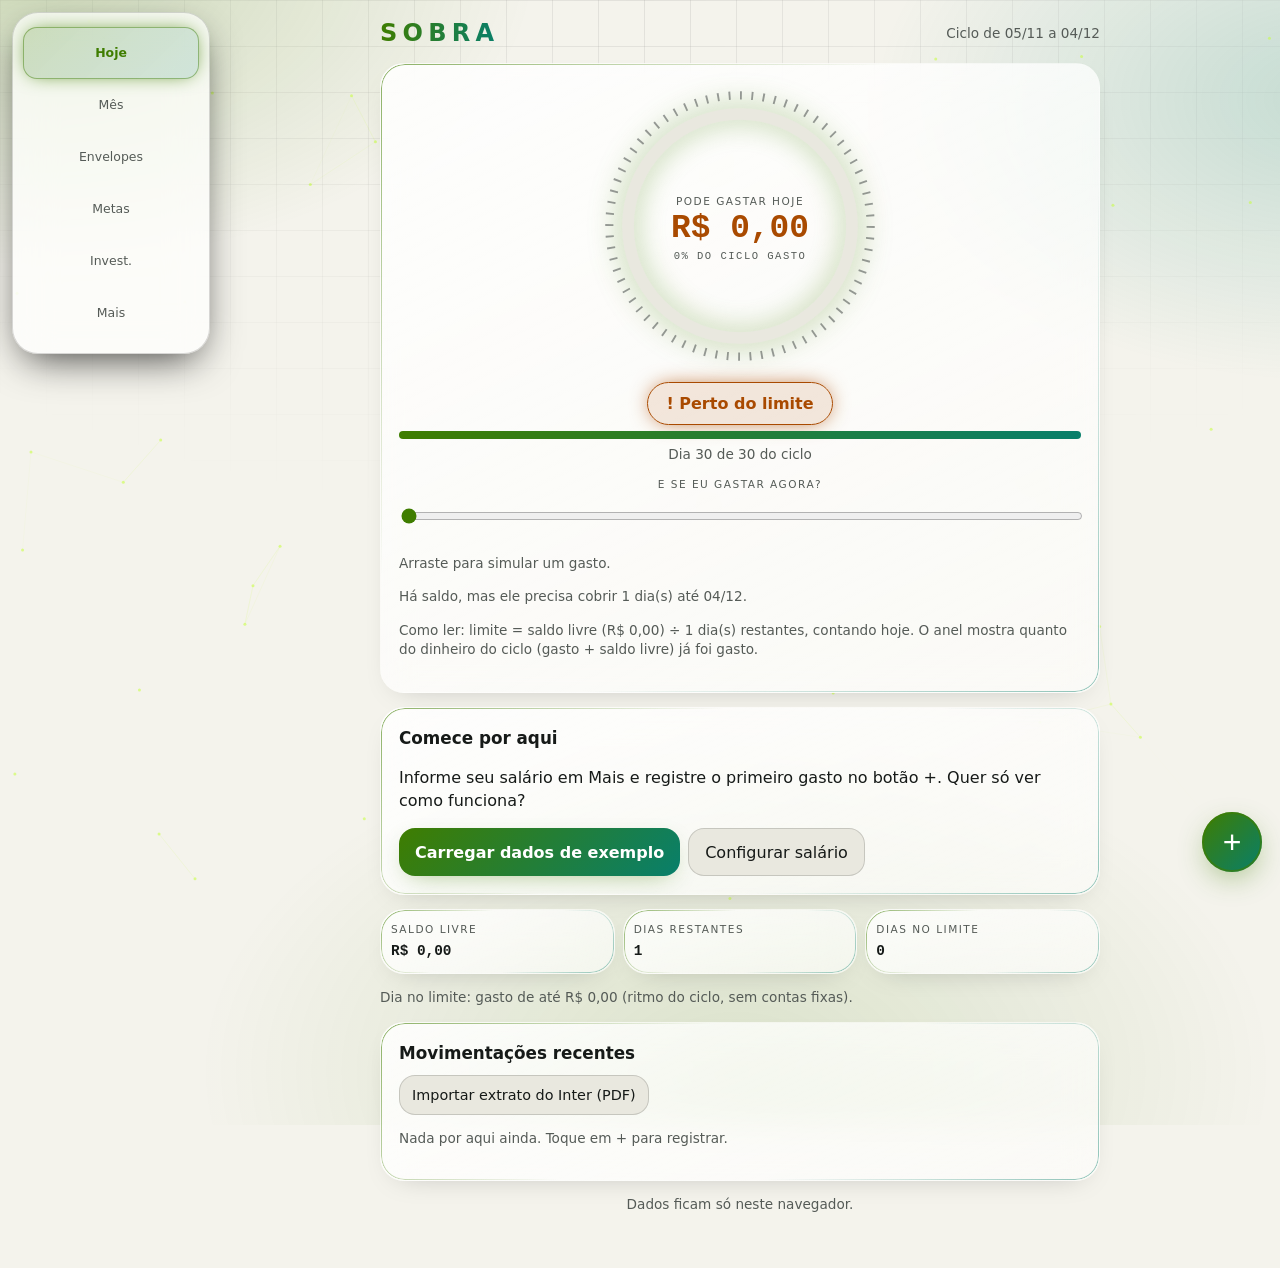
<file: SOBRA_VAULT_com_importar_extrato/SOBRA · Quanto posso gastar hoje_ (1).html>
<!doctype html>
<html lang="pt-BR" data-theme="dark">
<head>
<meta charset="utf-8">
<meta name="viewport" content="width=device-width,initial-scale=1,viewport-fit=cover">
<title>SOBRA · Quanto posso gastar hoje?</title>
<style>
:root{--bg:#0E1110;--s1:#161A18;--s2:#1F2421;--tx:#F2F1EA;--t2:#8D938F;--ac:#C6FF3D;--on:#0E1110;--wn:#FF8A3D;--bd:#FF4D4D;--ln:#ffffff22;box-sizing:border-box;padding-top:env(safe-area-inset-top,0px);padding-bottom:env(safe-area-inset-bottom,0px);color-scheme:dark}
:root[data-theme=light]{--bg:#F4F3EC;--s1:#fff;--s2:#E9E8DF;--tx:#161A18;--t2:#555B57;--ac:#3F7D00;--on:#fff;--wn:#A94A00;--bd:#C0262B;--ln:#00000026;color-scheme:light}
html{scroll-padding-top:env(safe-area-inset-top,0px)}
body{margin:0;background:var(--bg);color:var(--tx);font:16px/1.45 "Space Grotesk",system-ui,-apple-system,"Segoe UI",sans-serif}
.m{font-family:"JetBrains Mono",ui-monospace,Menlo,Consolas,monospace}
#app{max-width:720px;margin:0 auto;padding:16px 16px 150px}
h1{font-size:1.2rem;margin:0}h2{font-size:1.05rem;margin:0 0 10px}
.c{background:var(--s1);border:1px solid var(--ln);border-radius:24px;padding:18px;margin:0 0 14px}
.g{display:grid;gap:8px;grid-template-columns:repeat(3,1fr);margin-bottom:14px}.g .c{padding:12px;margin:0}.g b{font-size:.85rem;overflow-wrap:anywhere}
.s{color:var(--t2);font-size:.85rem}.big{font-size:clamp(2rem,10vw,3.2rem);font-weight:700;line-height:1.1}
.b{min-height:48px;padding:0 16px;border-radius:16px;border:1px solid var(--ln);background:var(--s2);color:var(--tx);font:inherit;cursor:pointer}
.b.p{background:var(--ac);color:var(--on);border:0;font-weight:700}.b.sm{min-height:40px;padding:0 12px;font-size:.9rem}.b:disabled{opacity:.5}
.row{display:flex;gap:10px;align-items:center;justify-content:space-between;padding:10px 0;border-top:1px solid var(--ln)}
.bar{height:10px;border-radius:9px;background:var(--s2);overflow:hidden;margin:6px 0}.bar i{display:block;height:100%;background:var(--ac)}
.ok{color:var(--ac)}.wn{color:var(--wn)}.bd{color:var(--bd)}
input,select,textarea{width:100%;min-height:48px;border-radius:14px;border:1px solid var(--ln);background:var(--s2);color:var(--tx);font:inherit;padding:0 12px;box-sizing:border-box}
textarea{padding:10px;font-size:.8rem}label{display:block;margin:10px 0 4px;font-size:.9rem;color:var(--t2)}
:focus-visible{outline:3px solid var(--ac);outline-offset:2px}
nav{position:fixed;left:0;right:0;bottom:0;display:flex;background:var(--s1);border-top:1px solid var(--ln);padding:6px 6px calc(6px + env(safe-area-inset-bottom,0px));z-index:5}
nav button{flex:1;min-height:52px;background:none;border:0;color:var(--t2);font:inherit;font-size:.78rem;border-radius:14px;cursor:pointer}
nav button[aria-current=page]{color:var(--tx);background:var(--s2);font-weight:700}
.fab{position:fixed;right:18px;bottom:calc(84px + env(safe-area-inset-bottom,0px));width:60px;height:60px;border-radius:50%;border:0;background:var(--ac);color:var(--on);font-size:2rem;cursor:pointer;z-index:6;box-shadow:0 6px 20px #0006}
.ov{position:fixed;inset:0;background:#000b;display:flex;align-items:flex-end;justify-content:center;z-index:9}
.sh{background:var(--s1);width:100%;max-width:560px;border-radius:28px 28px 0 0;padding:20px;max-height:92vh;overflow:auto;box-sizing:border-box;color:var(--tx)}
.hm{display:grid;grid-template-columns:repeat(7,1fr);gap:4px}.hm button{aspect-ratio:1;border-radius:8px;border:1px solid var(--ln);font:inherit;font-size:.8rem;cursor:pointer;padding:0}
.warn{background:var(--wn);color:#000;padding:10px 16px;border-radius:14px;margin-bottom:12px}
#tt{position:fixed;left:50%;transform:translateX(-50%);bottom:calc(150px + env(safe-area-inset-bottom,0px));background:var(--tx);color:var(--bg);padding:10px 16px;border-radius:14px;z-index:20;display:none;max-width:90%}
.fl{display:flex;gap:8px;flex-wrap:wrap}
@media(min-width:900px){nav{top:0;bottom:auto;right:auto;width:170px;flex-direction:column;justify-content:flex-start;border-top:0;border-right:1px solid var(--ln);padding:16px 8px}body{padding-left:170px}.fab{bottom:24px}#app{padding-bottom:40px}.ov{align-items:center}.sh{border-radius:28px}}
@media(prefers-reduced-motion:reduce){*{transition:none!important;animation:none!important}}
:root{--ac2:#19E3C1;--gl:color-mix(in srgb,var(--ac) 45%,transparent)}:root[data-theme=light]{--ac2:#087F6B}body::before{content:'';position:fixed;inset:-25%;z-index:-1;pointer-events:none;background:radial-gradient(38% 32% at 18% 14%,color-mix(in srgb,var(--ac) 22%,transparent),transparent 70%),radial-gradient(34% 30% at 86% 24%,color-mix(in srgb,var(--ac2) 20%,transparent),transparent 70%),radial-gradient(40% 36% at 55% 96%,color-mix(in srgb,var(--ac) 14%,transparent),transparent 70%);animation:drift 26s ease-in-out infinite alternate}body::after{content:'';position:fixed;inset:0;z-index:-1;pointer-events:none;opacity:.5;background-image:linear-gradient(var(--ln) 1px,transparent 1px),linear-gradient(90deg,var(--ln) 1px,transparent 1px);background-size:46px 46px;-webkit-mask-image:radial-gradient(ellipse 80% 60% at 50% 0,#000,transparent);mask-image:radial-gradient(ellipse 80% 60% at 50% 0,#000,transparent)}#bg,#fg{position:fixed;inset:0;width:100%;height:100%;pointer-events:none;z-index:-1}#fg{z-index:30}@keyframes drift{to{transform:translate3d(4%,3%,0) rotate(6deg) scale(1.08)}}@keyframes spin{to{transform:rotate(360deg)}}@keyframes arc{from{stroke-dashoffset:604}}@keyframes glow{50%{filter:drop-shadow(0 0 26px var(--gl))}}@keyframes pulse{to{transform:scale(1.7);opacity:0}}@keyframes up{from{transform:translateY(100%)}}@keyframes fade{from{opacity:0}}@keyframes rp{to{transform:scale(2.6);opacity:0}}h1{font-size:1.5rem;letter-spacing:.22em;text-transform:uppercase;background:linear-gradient(90deg,var(--ac),var(--ac2));-webkit-background-clip:text;background-clip:text;color:transparent}.c{position:relative;overflow:hidden;background:linear-gradient(155deg,color-mix(in srgb,var(--s1) 86%,transparent),color-mix(in srgb,var(--s1) 58%,transparent));-webkit-backdrop-filter:blur(16px) saturate(1.3);backdrop-filter:blur(16px) saturate(1.3);border-color:transparent;box-shadow:0 10px 40px -18px #000a;transition:transform .25s,box-shadow .25s}.c::before{content:'';position:absolute;inset:0;pointer-events:none;opacity:0;transition:opacity .3s;background:radial-gradient(280px circle at var(--mx,50%) var(--my,0),color-mix(in srgb,var(--ac) 18%,transparent),transparent 70%)}.c::after{content:'';position:absolute;inset:0;border-radius:inherit;padding:1px;pointer-events:none;background:linear-gradient(135deg,color-mix(in srgb,var(--ac) 60%,transparent),transparent 38%,transparent 62%,color-mix(in srgb,var(--ac2) 45%,transparent));-webkit-mask:linear-gradient(#000 0 0) content-box,linear-gradient(#000 0 0);-webkit-mask-composite:xor;mask-composite:exclude}.c:hover::before{opacity:1}.c:hover{box-shadow:0 18px 50px -20px color-mix(in srgb,var(--ac) 35%,#000)}.c>*{position:relative;z-index:1}:root[data-theme=light] .c{box-shadow:0 10px 30px -18px #0004}.g .c{padding:12px 10px}.g .c:hover{transform:translateY(-3px)}.g b{font-size:clamp(.7rem,3.3vw,.9rem)}.g .s,.gc .s,.hero>label.s{text-transform:uppercase;letter-spacing:.14em;font-size:.66rem}.hero{text-align:center}.hero p.s{text-align:left}.gauge{position:relative;width:min(78vw,280px);aspect-ratio:1;margin:4px auto;transform:perspective(800px) rotateX(var(--rx,0deg)) rotateY(var(--ry,0deg));transition:transform .2s ease-out;cursor:pointer}.gauge svg{width:100%;height:100%;filter:drop-shadow(0 0 14px var(--gl));animation:glow 4s ease-in-out infinite}.gauge.bad svg{filter:drop-shadow(0 0 16px color-mix(in srgb,var(--bd) 60%,transparent));animation:none}.gauge .tk{fill:none;stroke:var(--t2);stroke-width:7;stroke-dasharray:1.6 8.17;opacity:.6;transform-box:fill-box;transform-origin:center;animation:spin 90s linear infinite}.gauge .arc{animation:arc .9s cubic-bezier(.2,.8,.2,1) both}.gc{position:absolute;inset:0;display:grid;place-content:center;gap:2px;text-align:center;padding:0 16%}.gc .big{font-size:clamp(1.4rem,7vw,2.05rem);white-space:nowrap;text-shadow:0 0 22px color-mix(in srgb,currentColor 55%,transparent)}:root[data-theme=light] .gc .big{text-shadow:none}.pill{display:flex;justify-content:center;margin:10px 0 4px}.pill b{padding:9px 18px;border-radius:99px;border:1px solid currentColor;background:color-mix(in srgb,currentColor 12%,transparent);box-shadow:0 0 22px -6px currentColor}input[type=range]{accent-color:var(--ac);min-height:36px;padding:0;background:none;border:0}.bar{height:8px;background:color-mix(in srgb,var(--tx) 10%,transparent)}.bar i{transform-origin:left;background:linear-gradient(90deg,var(--ac),var(--ac2));box-shadow:0 0 12px var(--gl)}.row{border-radius:12px;transition:background .2s}.row:hover{background:color-mix(in srgb,var(--ac) 6%,transparent)}.hm button{transition:transform .15s,box-shadow .2s}.hm button:hover{transform:scale(1.18);position:relative;z-index:2;box-shadow:0 0 16px -2px var(--ac)}.b{position:relative;overflow:hidden;transition:transform .15s,box-shadow .2s,border-color .2s}.b:hover{transform:translateY(-1px);border-color:color-mix(in srgb,var(--ac) 55%,transparent)}.b:active{transform:scale(.97)}.b.p{background:linear-gradient(135deg,var(--ac),var(--ac2));box-shadow:0 8px 26px -10px var(--gl)}.b.p:hover{box-shadow:0 10px 34px -6px var(--gl)}.rpl{position:absolute;border-radius:50%;width:40px;height:40px;margin:-20px 0 0 -20px;background:currentColor;opacity:.25;pointer-events:none;animation:rp .55s ease-out forwards}nav{left:12px;right:12px;bottom:calc(10px + env(safe-area-inset-bottom,0px));padding:6px;border-radius:26px;border:1px solid var(--ln);background:color-mix(in srgb,var(--s1) 72%,transparent);-webkit-backdrop-filter:blur(20px) saturate(1.5);backdrop-filter:blur(20px) saturate(1.5);box-shadow:0 14px 40px -12px #000c}nav button{transition:color .2s,background .2s}nav button:hover{color:var(--tx)}nav button[aria-current=page]{background:linear-gradient(135deg,color-mix(in srgb,var(--ac) 22%,transparent),color-mix(in srgb,var(--ac2) 16%,transparent));color:var(--ac);box-shadow:inset 0 0 0 1px color-mix(in srgb,var(--ac) 45%,transparent),0 0 20px -6px var(--ac)}.fab{bottom:calc(92px + env(safe-area-inset-bottom,0px));background:linear-gradient(135deg,var(--ac),var(--ac2));box-shadow:0 10px 30px -6px var(--gl);transition:transform .25s}.fab::after{content:'';position:absolute;inset:0;border-radius:50%;border:2px solid var(--ac);opacity:.6;animation:pulse 2.4s ease-out infinite}.fab:hover{transform:rotate(90deg) scale(1.08)}.fab:active{transform:scale(.92)}.ov{-webkit-backdrop-filter:blur(8px);backdrop-filter:blur(8px);animation:fade .25s}.sh{background:linear-gradient(160deg,color-mix(in srgb,var(--s1) 95%,transparent),color-mix(in srgb,var(--s1) 82%,transparent));border:1px solid color-mix(in srgb,var(--ac) 25%,transparent);box-shadow:0 -20px 80px -20px var(--gl);animation:up .38s cubic-bezier(.2,.9,.25,1)}input:focus,select:focus,textarea:focus{border-color:var(--ac);box-shadow:0 0 0 3px color-mix(in srgb,var(--ac) 25%,transparent)}#tt{background:linear-gradient(135deg,var(--ac),var(--ac2));color:var(--on);font-weight:600;box-shadow:0 10px 30px -8px var(--gl)}@media(min-width:900px){nav{top:12px;bottom:auto;left:12px;right:auto;width:176px;flex-direction:column;justify-content:flex-start;padding:14px 10px}body{padding-left:200px}.fab{bottom:28px}}@media(prefers-reduced-motion:reduce){*,::before,::after{animation:none!important;transition:none!important}}</style>
</head>
<body>
<div id="app"></div><nav aria-label="Principal"></nav><button class="fab" data-a="add" aria-label="Novo lançamento">+</button><div id="tt" role="status" aria-live="polite"></div>
<script>
const $=(s,e=document)=>e.querySelector(s),K="sobra.v1",R=new Intl.NumberFormat("pt-BR",{style:"currency",currency:"BRL"}),
mo=c=>R.format(c/100),pad=n=>String(n).padStart(2,"0"),
iso=d=>d.getFullYear()+"-"+pad(d.getMonth()+1)+"-"+pad(d.getDate()),
par=s=>{const[y,m,d]=s.split("-").map(Number);return new Date(y,m-1,d)},
today=()=>iso(new Date()),
addD=(s,n)=>{const d=par(s);d.setDate(d.getDate()+n);return iso(d)},
fd=s=>par(s).toLocaleDateString("pt-BR",{day:"2-digit",month:"2-digit"}),
uid=()=>Math.random().toString(36).slice(2,10),
esc=s=>String(s??"").replace(/[&<>"]/g,c=>({"&":"&amp;","<":"&lt;",">":"&gt;",'"':"&quot;"}[c])),
num=s=>{s=String(s).trim();if(/^\d+\.\d{1,2}$/.test(s))s=s.replace(".",",");const v=parseFloat(s.replace(/\./g,"").replace(",","."));return isNaN(v)?0:Math.round(v*100)},
OUT=["e","a","m"],CATS=["Alimentação","Transporte","Lazer","Saúde","Estudos","Outros"],
TY={e:"Despesa",r:"Receita",a:"Aporte em investimento"},
KW={Alimentação:/pizza|lanche|mercado|almoço|janta|comida|ifood|café|padaria|sorvete/i,Transporte:/uber|99|ônibus|metrô|gasolina|bilhete|passagem|táxi/i,Lazer:/cinema|jogo|steam|netflix|spotify|show|festa|filme/i,Saúde:/farmácia|remédio|médico|dentista/i,Estudos:/curso|livro|escola|faculdade/i},
NAV=[["hoje","Hoje"],["mes","Mês"],["env","Envelopes"],["metas","Metas"],["inv","Invest."],["mais","Mais"]],
W="Não foi possível gravar neste navegador: as alterações podem se perder ao fechar ou recarregar a página.";
let S,warn="",saved=null,view="hoje",sel=null,Z=null,Q=null,tm;
const blank=()=>({v:1,cfg:{sal:0,turn:5,theme:"auto",base:0,alert:2000,bk:null,democfg:false},tx:[],rec:[],env:{},goals:[],inv:[],skip:[]});
function load(){try{const r=localStorage.getItem(K);S=r?JSON.parse(r):blank()}catch(e){S=blank();warn=W}}
function save(){try{const j=JSON.stringify(S);localStorage.setItem(K,j);if(localStorage.getItem(K)!==j)throw 0;warn="";saved=true}catch(e){warn=W;saved=false}}
const toast=m=>{const e=$("#tt");e.textContent=m;e.style.display="block";clearTimeout(tm);tm=setTimeout(()=>e.style.display="none",3500)};
/* ciclo e cálculos (tudo em centavos inteiros) */
const turn=()=>Math.min(28,Math.max(1,+S.cfg.turn||5)),
cyc=ds=>{const d=par(ds),m=d.getMonth()-(d.getDate()<turn()?1:0),y=d.getFullYear();return{a:iso(new Date(y,m,turn())),b:iso(new Date(y,m+1,turn()-1))}},
dleft=b=>Math.round((par(b)-par(today()))/864e5)+1,
ndays=c=>Math.round((par(c.b)-par(c.a))/864e5)+1,
clampD=(y,m,d)=>iso(new Date(y,m,Math.min(d,new Date(y,m+1,0).getDate())));
function gen(){const c=cyc(today()),sk=S.skip||(S.skip=[]);let ch=0;
 const add=t=>{if(!S.tx.some(x=>x.id===t.id)&&!sk.includes(t.id)){S.tx.push(t);ch=1}};
 if(S.cfg.sal>0)add({id:"sal-"+c.a,t:"r",v:S.cfg.sal,d:c.a,c:"Salário",n:"Salário",s:"pend"});
 S.rec.forEach(r=>{if(r.off)return;const a=par(c.a);let d=clampD(a.getFullYear(),a.getMonth(),r.day);if(d<c.a)d=clampD(a.getFullYear(),a.getMonth()+1,r.day);add({id:"rec-"+r.id+"-"+c.a,t:"e",v:r.v,d,c:r.c,n:r.n,s:"pend",rec:r.id})});return ch}
function calc(ex=[],xid){const c=cyc(today());let bal=S.cfg.base,pend=0,pin=0,sp=0;
 S.tx.filter(t=>t.id!==xid).concat(ex).forEach(t=>{const o=OUT.includes(t.t);
  if(t.s==="ok"){bal+=o?-t.v:t.v;if(t.t==="e"&&!t.rec&&t.d>=c.a&&t.d<=c.b)sp+=t.v}
  else if(t.d<=c.b){if(o)pend+=t.v;else if(t.d>=c.a)pin+=t.v}});
 const left=Math.max(1,dleft(c.b)),free=bal-pend;return{c,bal,pend,pin,sp,left,free,lim:Math.round(free/left)}}
const dayTot=(c,dis)=>{const by={};S.tx.forEach(t=>{if(t.s==="ok"&&t.t==="e"&&(!dis||!t.rec)&&t.d>=c.a&&t.d<=c.b)by[t.d]=(by[t.d]||0)+t.v});return by};
function streak(k){const by=dayTot(k.c,1),pot=k.sp+Math.max(k.free,0),ref=pot/ndays(k.c);let n=0,d=today();while(pot>0&&d>=k.c.a&&(by[d]||0)<=ref){n++;d=addD(d,-1)}return{n,ref:Math.round(ref)}}
function stat(k){if(k.free<0)return["bd","✕","Orçamento excedido em "+mo(-k.free),"As saídas e contas pendentes já passam do dinheiro disponível."];
 if(k.lim<S.cfg.alert)return["wn","!","Perto do limite","Há saldo, mas ele precisa cobrir "+k.left+" dia(s) até "+fd(k.c.b)+"."];
 return["ok","✓","Confortável","Seu saldo livre está dividido pelos "+k.left+" dia(s) que restam no ciclo."]}
const ring=(p,bad)=>{const r=46,L=2*Math.PI*r,t=Math.round(p*100);return`<svg viewBox="0 0 110 110" width="104" height="104" role="img" aria-label="${t}% do dinheiro do ciclo já foi gasto"><circle cx="55" cy="55" r="46" fill="none" stroke="var(--s2)" stroke-width="12"/><circle cx="55" cy="55" r="46" fill="none" stroke="var(${bad?"--bd":"--ac"})" stroke-width="12" stroke-linecap="round" stroke-dasharray="${(L*p).toFixed(1)} ${L.toFixed(1)}" transform="rotate(-90 55 55)"/><text x="55" y="61" text-anchor="middle" font-size="20" fill="var(--tx)" class="m">${t}%</text></svg>`};
/* investimentos e metas */
const icap=i=>i.ini+S.tx.reduce((a,t)=>t.inv===i.id&&t.s==="ok"?a+(t.t==="a"?t.v:t.t==="w"?-t.v:0):0,0),
gs=g=>g.ini+S.tx.reduce((a,t)=>t.g===g.id&&t.s==="ok"?a+(t.t==="m"?t.v:t.t==="w"?-t.v:0):0,0);
function proj(i){if(i.r==null)return null;const n=Math.max(0,Math.round((par(i.fim)-par(i.d))/864e5/30.4375)),a=i.r/100,m=i.per==="a"?Math.pow(1+a,1/12)-1:a,P=i.ini,C=i.pl||0,
 vf=m===0?P+C*n:P*Math.pow(1+m,n)+C*((Math.pow(1+m,n)-1)/m)*(i.beg?1+m:1);return{n,vf:Math.round(vf),cap:P+C*n}}
/* interface: janelas */
function sheet(h){closeS();const o=document.createElement("div");o.className="ov";o.innerHTML=`<div class="sh" role="dialog" aria-modal="true">${h}</div>`;o.addEventListener("mousedown",e=>{if(e.target===o)closeS()});document.body.append(o);Z=o;const f=o.querySelector("input,select,textarea,button");f&&f.focus();return o}
const closeS=()=>{Z&&Z.remove();Z=null},
op=(a,v)=>a.map(([k,l])=>`<option value="${esc(k)}"${k===v?" selected":""}>${esc(l)}</option>`).join(""),
B=(a,l,i="",c="",x="")=>`<button class="b ${c}" data-a="${a}" data-i="${esc(i)}" data-x="${x}">${l}</button>`;
function ask(title,fs,ok,txt="Salvar",msg=""){const o=sheet(`<h2>${title}</h2>${msg?`<p class="s">${msg}</p>`:""}${fs.map(f=>`<label for="f_${f.k}">${f.l}</label>${f.o?`<select id="f_${f.k}">${op(f.o.map(x=>Array.isArray(x)?x:[x,x]),f.v)}</select>`:`<input id="f_${f.k}" type="${f.t||"text"}"${f.m||f.t==="number"?' inputmode="decimal"':""} value="${esc(f.v??"")}">`}`).join("")}<p class="bd" id="er" role="alert"></p><div class="fl" style="margin-top:12px"><button class="b p" id="ok" style="flex:1">${txt}</button><button class="b" id="no">Cancelar</button></div>`);
 $("#no",o).onclick=closeS;$("#ok",o).onclick=()=>{const v={};fs.forEach(f=>v[f.k]=$("#f_"+f.k,o).value.trim());const e=ok(v);if(e)$("#er",o).textContent=e;else{closeS();save();render()}}}
function conf(t,m,txt,fn){const o=sheet(`<h2>${t}</h2><p>${m}</p><div class="fl"><button class="b p" id="ok" style="flex:1">${txt}</button><button class="b" id="no">Cancelar</button></div>`);$("#no",o).onclick=closeS;$("#ok",o).onclick=()=>{closeS();fn()}}
/* lançamento rápido */
function parse(x){const r={t:"e",d:today(),c:"Outros",n:"",w:[]};x=x.trim();
 if(x[0]==="+"){r.t="r";x=x.slice(1)}
 if(/^aporte\b/i.test(x)){r.t="a";x=x.replace(/^aporte\s*/i,"")}
 const m=x.match(/todo\s+dia\s+(\d{1,2})/i);if(m){r.rp=Math.min(31,+m[1]);x=x.replace(m[0],"")}
 if(/\banteontem\b/i.test(x)){r.d=addD(r.d,-2);x=x.replace(/\banteontem\b/i,"")}else if(/\bontem\b/i.test(x)){r.d=addD(r.d,-1);x=x.replace(/\bontem\b/i,"")}else x=x.replace(/\bhoje\b/i,"");
 const ns=x.match(/\d+(?:[.,]\d{1,2})?/g)||[];
 if(!ns.length)r.w.push("Não encontrei o valor.");if(ns.length>1)r.w.push("Achei mais de um valor: confira se o primeiro está certo.");
 r.v=ns.length?num(ns[0]):0;r.n=x.replace(ns[0]||"","").replace(/\s+/g," ").trim();
 if(r.t==="e")r.c=Object.keys(KW).find(k=>KW[k].test(r.n))||"Outros";
 if(r.t==="a"){const i=S.inv.find(i=>r.n.toLowerCase().includes(i.n.toLowerCase()));if(i)r.inv=i.id}
 return r}
function openQ(id){const t=id&&S.tx.find(x=>x.id===id);Q=t?{...t,w:[]}:{t:"e",v:0,d:today(),c:"Outros",n:"",w:[]};if(!Q.inv&&S.inv[0])Q.inv=S.inv[0].id;
 const o=sheet(`<h2>${t?"Editar":"Novo"} lançamento</h2>${t?"":`<label for="qt">Escreva do seu jeito: “pizza 45”, “uber 18,90 ontem”, “+ 300 freela”, “netflix 39,90 todo dia 5”</label><input id="qt" autocomplete="off">`}
<label for="qv">Valor (R$)</label><input id="qv" inputmode="decimal" autocomplete="off"><label for="qn">Descrição</label><input id="qn" autocomplete="off">
<label for="qy">Tipo</label><select id="qy">${op(Object.entries(TY),Q.t)}</select>
<div id="qcw"><label for="qc">Categoria</label><select id="qc">${op(CATS.map(c=>[c,c]),Q.c)}</select></div>
<div id="qiw"><label for="qi">Investimento</label><select id="qi">${op(S.inv.map(i=>[i.id,i.n]),Q.inv)}</select></div>
<label for="qd">Data</label><input id="qd" type="date"><p id="qp" class="s" aria-live="polite"></p>
<div class="fl"><button class="b p" id="qok" style="flex:1">Confirmar</button><button class="b" id="no">Cancelar</button></div>`);
 const prev=()=>{const k0=calc(),k1=calc(Q.rp&&!Q.id?[]:[{t:Q.t,v:Q.v,d:Q.d,s:Q.s||"ok"}],Q.id),w=Q.w.slice();if(Q.t==="a"&&!Q.inv)w.push("Cadastre um investimento antes de registrar um aporte.");
  $("#qp",o).innerHTML=w.map(x=>`<b class="wn">! ${x}</b><br>`).join("")+(Q.rp&&!Q.id?`Proposta de conta recorrente: todo dia ${Q.rp}, ${mo(Q.v)}. Entra no orçamento como compromisso previsto.`:`Se confirmar, seu limite de hoje passa de <b class="m">${mo(k0.lim)}</b> para <b class="m">${mo(k1.lim)}</b>.`);
  $("#qok",o).disabled=Q.v<=0||(Q.t==="a"&&!Q.inv);$("#qok",o).textContent=Q.rp&&!Q.id?"Criar conta recorrente":"Confirmar"},
 vis=()=>{$("#qcw",o).hidden=Q.t!=="e";$("#qiw",o).hidden=Q.t!=="a";prev()},
 fill=()=>{$("#qv",o).value=Q.v?(Q.v/100).toFixed(2).replace(".",","):"";$("#qy",o).value=Q.t;$("#qn",o).value=Q.n;$("#qc",o).value=Q.c;if(Q.inv)$("#qi",o).value=Q.inv;$("#qd",o).value=Q.d;vis()};
 fill();
 o.addEventListener("input",e=>{if(e.target.id==="qt"){const r=parse(e.target.value);Object.assign(Q,{t:r.t,v:r.v,d:r.d,n:r.n,c:r.c,w:r.w,rp:r.rp});if(r.inv)Q.inv=r.inv;fill()}
  else{Q.v=num($("#qv",o).value);Q.t=$("#qy",o).value;Q.d=$("#qd",o).value||today();Q.n=$("#qn",o).value;Q.c=$("#qc",o).value;Q.inv=$("#qi",o).value||undefined;Q.w=[];vis()}});
 $("#no",o).onclick=closeS;
 $("#qok",o).onclick=()=>{if(Q.rp&&!Q.id)S.rec.push({id:uid(),n:Q.n||"Conta",v:Q.v,day:Q.rp,c:Q.t==="e"?Q.c:"Outros"});
  else{const x={id:Q.id||uid(),t:Q.t,v:Q.v,d:Q.d,c:Q.t==="e"?Q.c:Q.t==="a"?"Investimento":(Q.id?Q.c:"Receita extra"),n:Q.n||TY[Q.t],s:Q.s||"ok"};if(Q.t==="a")x.inv=Q.inv;if(Q.rec)x.rec=Q.rec;if(Q.demo)x.demo=1;if(Q.g)x.g=Q.g;
   if(Q.id)S.tx=S.tx.map(t=>t.id===Q.id?x:t);else S.tx.push(x)}
  closeS();gen();save();render();toast("Pronto: os números foram recalculados.")}}
/* telas */
const row=(t,b="")=>{const inn=t.t==="r"||t.t==="w";return`<div class="row"><div><b>${esc(t.n)}</b><div class="s">${fd(t.d)} · ${esc(t.c)}${t.s==="pend"&&t.d<today()?' · <span class="wn">! em atraso</span>':""}</div></div><div style="text-align:right"><div class="m ${inn?"ok":""}">${inn?"+":"−"}${mo(t.v)}</div>${b}</div></div>`},
edb=t=>(t.t in TY?B("edit","Editar",t.id,"sm"):"")+" "+B("del","Apagar",t.id,"sm");
const V={
hoje(){const k=calc(),[cl,ic,tt,ds]=stat(k),pot=k.sp+Math.max(k.free,0),p=pot?Math.min(1,k.sp/pot):0,st=streak(k),sal=S.tx.find(t=>t.id==="sal-"+k.c.a),
 pe=S.tx.filter(t=>t.s==="pend"&&t.t!=="r"&&t.d<=k.c.b).sort((a,b)=>a.d.localeCompare(b.d)),rc=S.tx.filter(t=>t.s==="ok").sort((a,b)=>b.d.localeCompare(a.d)).slice(0,8),
 g=S.goals[0],vazio=!S.tx.length&&!S.cfg.sal&&!S.goals.length&&!S.inv.length;
 return`<header class="fl" style="justify-content:space-between;align-items:center;margin-bottom:12px"><h1>SOBRA</h1><span class="s">Ciclo de ${fd(k.c.a)} a ${fd(k.c.b)}</span></header>
<section class='c hero' aria-live='polite'>${(()=>{const L=604,bad=k.free<0,t=Math.round(p*100),dn=ndays(k.c)-k.left+1;return`<div class='gauge${bad?' bad':''}'><svg viewBox='0 0 240 240' role='img' aria-label='${t}% do dinheiro do ciclo já foi gasto'><defs><linearGradient id='gg' x1='0' y1='0' x2='1' y2='1'><stop offset='0' style='stop-color:var(--ac)'/><stop offset='1' style='stop-color:var(--ac2)'/></linearGradient></defs><circle class='tk' cx='120' cy='120' r='112'/><circle cx='120' cy='120' r='96' fill='none' stroke='var(--s2)' stroke-width='10'/><circle class='arc' cx='120' cy='120' r='96' fill='none' stroke='${bad?'var(--bd)':'url(#gg)'}' stroke-width='10' stroke-linecap='round' stroke-dasharray='${L}' stroke-dashoffset='${(L*(1-p)).toFixed(1)}' transform='rotate(-90 120 120)'/></svg><div class='gc'><span class='s'>Pode gastar hoje</span><div class='big m ${cl}'>${mo(k.lim)}</div><span class='s m'>${t}% do ciclo gasto</span></div></div><div class='pill ${cl}'><b>${ic} ${tt}</b></div><div class='bar' role='img' aria-label='Dia ${dn} de ${ndays(k.c)} do ciclo'><i style='width:${dn/ndays(k.c)*100}%'></i></div><p class='s' style='text-align:center;margin:4px 0 12px'>Dia ${dn} de ${ndays(k.c)} do ciclo</p><label for='sim' class='s'>E se eu gastar agora?</label><input id='sim' type='range' min='0' max='${Math.max(2000,Math.abs(k.lim)*2)}' step='100' value='0' data-f='${k.free}' data-l='${k.left}'><p id='simo' class='s' role='status'>Arraste para simular um gasto.</p>`})()}
<p class="s">${ds}${k.pin?` Há ${mo(k.pin)} de receita prevista que ainda não conta como recebida.`:""}</p>
<p class="s">Como ler: limite = saldo livre (${mo(k.free)}) ÷ ${k.left} dia(s) restantes, contando hoje. O anel mostra quanto do dinheiro do ciclo (gasto + saldo livre) já foi gasto.</p></section>
${vazio?`<section class="c"><h2>Comece por aqui</h2><p>Informe seu salário em Mais e registre o primeiro gasto no botão +. Quer só ver como funciona?</p><div class="fl">${B("demo","Carregar dados de exemplo","","p")}${B("cfg","Configurar salário")}</div></section>`:""}
<div class="g"><div class="c"><div class="s">Saldo livre</div><b class="m">${mo(k.free)}</b></div><div class="c"><div class="s">Dias restantes</div><b class="m">${k.left}</b></div><div class="c"><div class="s">Dias no limite</div><b class="m">${st.n}</b></div></div>
<p class="s">Dia no limite: gasto de até ${mo(st.ref)} (ritmo do ciclo, sem contas fixas).</p>
${S.cfg.sal?`<section class="c"><h2>Salário</h2>${sal&&sal.s==="pend"?`<p>Previsto: <b class="m">${mo(sal.v)}</b> em ${fd(sal.d)}. Ele só conta no saldo depois de cair.</p><div class="fl">${B("conf","Caiu",sal.id,"p")}${B("nao","Ainda não caiu")}${B("edit","Ajustar valor",sal.id)}</div>`:`<p class="ok">✓ Recebido neste ciclo: <b class="m">${mo(sal?sal.v:0)}</b></p>`}</section>`:""}
${pe.length?`<section class="c"><h2>Contas e compromissos</h2>${pe.map(t=>row(t,B("conf","Paguei",t.id,"sm")+" "+B("edit","Editar",t.id,"sm"))).join("")}</section>`:""}
${g?`<section class="c"><h2>Meta: ${esc(g.n)}</h2><div class="bar"><i style="width:${Math.min(100,gs(g)/g.alvo*100)}%"></i></div><span class="s">${mo(gs(g))} de ${mo(g.alvo)}</span></section>`:""}
${S.inv.length?`<p class="s">Investido (registrado): ${mo(S.inv.reduce((a,i)=>a+icap(i),0))}</p>`:""}
<section class="c"><h2>Movimentações recentes</h2><div class='fl' style='margin-bottom:8px'>${B('ext','Importar extrato do Inter (PDF)','','sm')}</div>${rc.length?rc.map(t=>row(t,edb(t))).join(""):'<p class="s">Nada por aqui ainda. Toque em + para registrar.</p>'}</section>`},
mes(){const k=calc(),c=k.c,by=dayTot(c),mx=Math.max(1,...Object.values(by)),days=[...Array(ndays(c))].map((_,i)=>addD(c.a,i)),cat={};let tot=0;
 S.tx.forEach(t=>{if(t.s==="ok"&&t.t==="e"&&t.d>=c.a&&t.d<=c.b){cat[t.c]=(cat[t.c]||0)+t.v;tot+=t.v}});
 const pa=cyc(addD(c.a,-1)).a,el=Math.min(ndays(c),Math.round((par(today())-par(c.a))/864e5)+1);let pv=0,cu=0;
 S.tx.forEach(t=>{if(t.s==="ok"&&t.t==="e"){if(t.d>=pa&&t.d<=addD(pa,el-1))pv+=t.v;if(t.d>=c.a&&t.d<=addD(c.a,el-1))cu+=t.v}});
 return`<h1>Mês</h1><p class="s">Ciclo de ${fd(c.a)} a ${fd(c.b)}. Cada quadrado é um dia: quanto mais forte o tom, mais você gastou. Hoje tem contorno.</p>
<section class="c"><div class="hm">${["D","S","T","Q","Q","S","S"].map(x=>`<span class="s" aria-hidden="true" style="text-align:center">${x}</span>`).join("")}${"<span></span>".repeat(par(c.a).getDay())}${days.map(d=>{const v=by[d]||0,r=v/mx;return`<button data-a="day" data-i="${d}" aria-pressed="${sel===d}" aria-label="${fd(d)}: gasto de ${mo(v)}" style="background:color-mix(in srgb,var(--tx) ${Math.round(r*70)}%,var(--s2));color:${r>.45?"var(--bg)":"var(--tx)"};${d===today()?"outline:2px solid var(--ac)":""}">${par(d).getDate()}</button>`}).join("")}</div>
${sel?`<h2 style="margin-top:14px">${fd(sel)} · ${mo(by[sel]||0)}</h2>${S.tx.filter(t=>t.d===sel).map(t=>row(t)).join("")||'<p class="s">Sem movimentações neste dia.</p>'}`:""}</section>
<section class="c"><h2>Por categoria</h2>${tot?Object.entries(cat).sort((a,b)=>b[1]-a[1]).map(([n,v])=>`<div>${esc(n)} · <b class="m">${mo(v)}</b> <span class="s">(${Math.round(v/tot*100)}%)</span><div class="bar"><i style="width:${v/tot*100}%"></i></div></div>`).join(""):'<p class="s">Sem gastos neste ciclo.</p>'}</section>
<section class="c"><h2>Comparação</h2><p>${pv?`Nos primeiros ${el} dia(s) você gastou ${mo(cu)}; no ciclo anterior, no mesmo trecho, ${mo(pv)} (${cu>=pv?"mais":"menos"} ${Math.abs(Math.round((cu-pv)/pv*100))}%).`:"Ainda não há dados suficientes do ciclo anterior para comparar."}</p></section>`},
env(){const k=calc(),by={};S.tx.forEach(t=>{if(t.s==="ok"&&t.t==="e"&&t.d>=k.c.a&&t.d<=k.c.b)by[t.c]=(by[t.c]||0)+t.v});
 const cs=[...new Set([...CATS,...Object.keys(S.env)])],sum=Object.values(S.env).reduce((a,b)=>a+b,0),pot=k.sp+Math.max(k.free,0);
 return`<h1>Envelopes</h1><p class="s">Divida o dinheiro do ciclo por categoria. Mover valor entre envelopes só reorganiza limites: não é receita nem despesa.</p>
${sum>pot?`<p class="warn">! A soma dos envelopes (${mo(sum)}) passa do que há para distribuir neste ciclo (${mo(pot)}).</p>`:""}
${cs.map(n=>{const l=S.env[n]||0,u=by[n]||0,over=l&&u>l;return`<section class="c"><div class="fl" style="justify-content:space-between"><b>${esc(n)}</b>${B("lim","Definir limite",n,"sm")}</div>${l?`<div class="bar" role="img" aria-label="${Math.round(u/l*100)}% usado"><i style="width:${Math.min(100,u/l*100)}%;background:var(--${over?"bd":u/l>.85?"wn":"ac"})"></i></div><span class="${over?"bd":u/l>.85?"wn":""}">${over?"✕ Excedeu em "+mo(u-l)+". Ajuste movendo valor de outro envelope.":(u/l>.85?"! ":"✓ ")+"Restam "+mo(l-u)}</span> <span class="s">(usado ${mo(u)} de ${mo(l)})</span>`:`<span class="s">Sem limite · usado ${mo(u)}</span>`}</section>`}).join("")}
${B("mov","Mover valor entre envelopes","","p")}`},
metas(){const wk=g=>Math.max(1,Math.ceil((par(g.prazo)-par(today()))/6048e5));
 return`<h1>Metas</h1>${S.goals.map(g=>{const s=gs(g),f=Math.max(0,g.alvo-s),w=g.prazo?wk(g):0;return`<section class="c"><h2>${esc(g.n)}</h2><div class="bar" role="img" aria-label="${Math.round(Math.min(100,s/g.alvo*100))}% guardado"><i style="width:${Math.min(100,s/g.alvo*100)}%"></i></div><p>${mo(s)} de ${mo(g.alvo)} · faltam <b class="m">${mo(f)}</b></p><p class="s">${!f?"✓ Meta atingida.":g.prazo?`Para chegar em ${fd(g.prazo)}: cerca de ${mo(Math.ceil(f/w))} por semana (${mo(Math.ceil(f/w*4.345))} por mês).`:"Informe um prazo para calcular quanto guardar por período."}</p><div class="fl">${B("gmov","Guardar",g.id,"sm","d")}${B("gmov","Retirar",g.id,"sm","w")}${B("gdel","Excluir",g.id,"sm")}</div></section>`}).join("")||'<p class="s">Nenhuma meta ainda.</p>'}${B("gnew","Nova meta","","p")}`},
inv(){const ps=S.inv.map(proj).filter(Boolean),fins=new Set(S.inv.filter(i=>i.r!=null).map(i=>i.fim));
 return`<h1>Investimentos</h1><p class="s">Aqui você registra e simula. Rendimento é o ganho estimado; juros compostos são juros sobre juros; aporte é cada depósito. A projeção usa uma taxa constante digitada por você: não é promessa e pode haver perdas. O SOBRA não é corretora e não faz operações.</p>
${S.inv.length?`<section class="c"><h2>Carteira</h2><p>Capital próprio: <b class="m">${mo(S.inv.reduce((a,i)=>a+icap(i),0))}</b></p><p class="s">${ps.length&&fins.size===1?"Total projetado em "+[...fins][0].split("-").reverse().join("/")+": "+mo(ps.reduce((a,p)=>a+p.vf,0)):ps.length?"As datas finais são diferentes, por isso não somamos as projeções.":"Informe uma taxa em algum investimento para ver projeções."}</p></section>`:""}
${S.inv.map(i=>{const p=proj(i);return`<section class="c"><h2>${esc(i.n)} <span class="s">· ${esc(i.cat)}</span></h2><p>Capital próprio (inicial + aportes − retiradas): <b class="m">${mo(icap(i))}</b></p><p class="s">Valor atual informado: ${i.cur!=null?mo(i.cur)+" (em "+fd(i.curd)+")":"não informado"}</p>
${p?`<div class="c" style="background:var(--s2)"><b>Projeção (simulada)</b><p>Saldo em ${i.fim.split("-").reverse().join("/")}: <b class="m">${mo(p.vf)}</b><br>Capital aportado: ${mo(p.cap)}<br>Rendimento estimado: ${mo(p.vf-p.cap)}</p><p class="s">Premissas: taxa de ${i.r}% ${i.per==="a"?"ao ano":"ao mês"} (${i.liq?"líquida: impostos e taxas já descontados":"bruta: impostos e taxas não incluídos"}), ${p.n} mês(es), aporte de ${mo(i.pl||0)} ${i.beg?"no começo":"no fim"} de cada mês. Usa o valor inicial e o aporte planejado, não os aportes já registrados.</p></div>`:`<p class="wn">! Projeção indisponível: informe uma taxa.</p>`}
<div class="fl">${B("iapo","Aporte",i.id,"sm","a")}${B("iapo","Retirada",i.id,"sm","w")}${B("idel","Excluir",i.id,"sm")}</div></section>`}).join("")}${B("inew","Novo investimento","","p")}`},
mais(){const k=S.cfg;return`<h1>Mais</h1>
<section class="c"><h2>Configurações</h2><p class="s">Salário: <b class="m">${k.sal?mo(k.sal):"não informado"}</b> · virada do ciclo: dia ${turn()} · saldo inicial: ${mo(k.base)} · alerta: ${mo(k.alert)}/dia</p>${B("cfg","Editar configurações","","p")}</section>
<section class="c"><h2>Contas recorrentes</h2>${S.rec.map(r=>`<div class="row"><div><b>${esc(r.n)}</b>${r.off?" (pausada)":""}<div class="s">Dia ${r.day} · ${esc(r.c)} · ${mo(r.v)}/mês (${mo(r.v*12)}/ano)</div></div><div>${B("rpause","Pausar/retomar",r.id,"sm")} ${B("rend","Encerrar",r.id,"sm")}</div></div>`).join("")||'<p class="s">Nenhuma ainda. Dica: escreva “netflix 39,90 todo dia 5” no lançamento rápido.</p>'}${B("rnew","Nova conta recorrente")}</section>
<section class="c"><h2>Seus dados</h2><p class="s">Tudo fica só neste navegador e não sincroniza sozinho. Para levar a outro aparelho, exporte e importe o arquivo. Último backup: ${k.bk?fd(k.bk):"nunca"}.</p><div class="fl">${B('ext','Importar extrato (PDF)','','p')}${B("exp","Exportar")}${B("imp","Importar")}${S.tx.some(t=>t.demo)||S.goals.some(g=>g.demo)||S.inv.some(i=>i.demo)?B("undemo","Remover exemplos"):B("demo","Carregar exemplos")}${B("wipe","Apagar tudo")}</div></section>`}};
function render(){const th=S.cfg.theme;document.documentElement.dataset.theme=th==="auto"?(matchMedia("(prefers-color-scheme:light)").matches?"light":"dark"):th;if(gen())save();
 $("#app").innerHTML=(warn?`<div class="warn" role="alert">! ${warn}</div>`:"")+V[view]()+`<p class="s" style="text-align:center">${saved===true?"Salvo neste aparelho ✓":"Dados ficam só neste navegador."}</p>`;
 $("nav").innerHTML=NAV.map(([k,l])=>`<button data-v="${k}"${k===view?' aria-current="page"':""}>${l}</button>`).join("")}
/* ações */
function chk(x){const D=/^\d{4}-\d{2}-\d{2}$/;if(!x||typeof x!=="object")return"Formato desconhecido.";if(x.v!==1)return x.v>1?"Este backup é de uma versão mais nova do SOBRA.":"Versão desconhecida.";
 if(!x.cfg||!["tx","rec","goals","inv"].every(k=>Array.isArray(x[k]))||!x.env||typeof x.env!=="object")return"Faltam partes do backup.";
 if(!Number.isInteger(x.cfg.base)||!Number.isInteger(x.cfg.sal)||!(x.cfg.turn>=1&&x.cfg.turn<=28))return"Configurações inválidas.";
 const iv=new Set(x.inv.map(i=>i.id)),gv=new Set(x.goals.map(g=>g.id));
 if(!x.tx.every(t=>t&&typeof t.id==="string"&&Number.isInteger(t.v)&&t.v>=0&&D.test(t.d)&&OUT.concat(["r","w"]).includes(t.t)&&["ok","pend"].includes(t.s)&&(!t.inv||iv.has(t.inv))&&(!t.g||gv.has(t.g))))return"Há lançamentos com valor, data, tipo ou vínculo inválido.";
 if(!x.inv.every(i=>Number.isInteger(i.ini)&&D.test(i.d)&&D.test(i.fim)&&(i.r==null||i.r>=0))||!x.goals.every(g=>Number.isInteger(g.alvo)&&g.alvo>0)||!x.rec.every(r=>Number.isInteger(r.v)&&r.day>=1&&r.day<=31))return"Há investimentos, metas ou contas com dados inválidos.";return""}
const A={add:()=>openQ(),edit:i=>openQ(i),nao:()=>toast("Tudo bem: segue como previsão e não entra no saldo."),
del(i){const t=S.tx.find(x=>x.id===i);if(!t)return;if(t.s==="pend")(S.skip||(S.skip=[])).push(t.id);S.tx=S.tx.filter(x=>x.id!==i);save();render();toast("Apagado. Os números foram recalculados.")},
conf(i){const t=S.tx.find(x=>x.id===i);if(!t)return;t.s="ok";if(t.rec)t.d=today();save();render();toast(t.t==="r"?"Salário confirmado: agora ele conta no saldo.":"Pagamento registrado.")},
day(i){sel=sel===i?null:i;render()},
lim(n){ask("Limite — "+n,[{k:"v",l:"Limite do ciclo (R$)",m:1,v:((S.env[n]||0)/100)+""}],v=>{S.env[n]=num(v.v)})},
mov(){const cs=[...new Set([...CATS,...Object.keys(S.env)])];ask("Mover valor entre envelopes",[{k:"a",l:"De",o:cs,v:cs[0]},{k:"b",l:"Para",o:cs,v:cs[1]},{k:"v",l:"Valor (R$)",m:1}],v=>{const c=num(v.v);if(!c||v.a===v.b)return"Escolha envelopes diferentes e um valor.";if((S.env[v.a]||0)<c)return"O envelope de origem tem só "+mo(S.env[v.a]||0)+" de limite.";S.env[v.a]-=c;S.env[v.b]=(S.env[v.b]||0)+c},"Mover")},
gnew(){ask("Nova meta",[{k:"n",l:"Nome da meta"},{k:"alvo",l:"Valor-alvo (R$)",m:1},{k:"prazo",l:"Prazo (opcional)",t:"date"},{k:"ini",l:"Já guardado (R$)",m:1,v:"0"}],v=>{if(!v.n||!num(v.alvo))return"Informe nome e valor-alvo.";S.goals.push({id:uid(),n:v.n,alvo:num(v.alvo),ini:num(v.ini),prazo:v.prazo||null})})},
gmov(i,x){const w=x==="w",g=S.goals.find(g=>g.id===i);ask(w?"Retirar da meta":"Guardar na meta",[{k:"v",l:"Valor (R$)",m:1},{k:"d",l:"Data",t:"date",v:today()}],v=>{const c=num(v.v);if(!c)return"Informe um valor.";if(w&&c>gs(g))return"A meta só tem "+mo(gs(g))+" guardados.";S.tx.push({id:uid(),t:w?"w":"m",v:c,d:v.d||today(),c:"Meta",n:(w?"Retirada: ":"Meta: ")+g.n,s:"ok",g:i})},"Confirmar","O valor sai do seu saldo livre (ou volta para ele) uma única vez; não é renda nova.")},
gdel(i){S.goals=S.goals.filter(g=>g.id!==i);S.tx.forEach(t=>{if(t.g===i)delete t.g});save();render()},
inew(){ask("Novo investimento",[{k:"n",l:"Nome"},{k:"cat",l:"Categoria (sua escolha)",o:["Renda fixa","Renda variável","Poupança","Outro"]},{k:"ini",l:"Valor inicial (R$)",m:1},{k:"d",l:"Data inicial",t:"date",v:today()},{k:"pl",l:"Aporte mensal planejado (R$, opcional)",m:1},{k:"r",l:"Taxa estimada em % (opcional)",m:1},{k:"per",l:"Período da taxa",o:["ao ano","ao mês"]},{k:"liq",l:"Tipo da taxa",o:["bruta (sem impostos)","líquida (já descontada)"]},{k:"beg",l:"Aportes feitos",o:["no fim do mês","no começo do mês"]},{k:"fim",l:"Data final da projeção",t:"date",v:addD(today(),365)},{k:"cur",l:"Valor atual informado (R$, opcional)",m:1}],v=>{
 if(!v.n)return"Dê um nome ao investimento.";if(!num(v.ini))return"Informe o valor inicial.";if(!v.d||!v.fim||v.fim<v.d)return"A data final precisa ser depois da inicial.";const r=v.r===""?null:parseFloat(v.r.replace(",","."));if(r!==null&&(isNaN(r)||r<0))return"Taxa inválida.";
 S.inv.push({id:uid(),n:v.n,cat:v.cat,ini:num(v.ini),d:v.d,pl:num(v.pl),r,per:v.per==="ao mês"?"m":"a",liq:v.liq[0]==="l",beg:v.beg.includes("começo"),fim:v.fim,cur:v.cur?num(v.cur):null,curd:today()})},"Salvar","Taxas e prazos são hipóteses suas: o SOBRA não sugere taxas nem escolhe investimentos.")},
iapo(i,x){const w=x==="w",v0=S.inv.find(n=>n.id===i);ask((w?"Retirada de ":"Aporte em ")+v0.n,[{k:"v",l:"Valor (R$)",m:1},{k:"d",l:"Data",t:"date",v:today()}],v=>{const c=num(v.v);if(!c)return"Informe um valor.";if(w&&c>icap(v0))return"O capital registrado é "+mo(icap(v0))+".";S.tx.push({id:uid(),t:w?"w":"a",v:c,d:v.d||today(),c:"Investimento",n:(w?"Retirada: ":"Aporte: ")+v0.n,s:"ok",inv:i})},"Confirmar",w?"O dinheiro volta para o seu saldo livre.":"Não é gasto de consumo: reduz o saldo livre e aumenta o capital do investimento.")},
idel(i){S.inv=S.inv.filter(n=>n.id!==i);S.tx.forEach(t=>{if(t.inv===i)delete t.inv});save();render()},
cfg(){ask("Configurações",[{k:"sal",l:"Salário mensal (R$)",m:1,v:S.cfg.sal?(S.cfg.sal/100)+"":""},{k:"turn",l:"Dia da virada do ciclo (1 a 28)",t:"number",v:turn()},{k:"base",l:"Saldo livre inicial de referência (R$)",m:1,v:(S.cfg.base/100)+""},{k:"al",l:"Avisar quando o limite diário ficar abaixo de (R$)",m:1,v:(S.cfg.alert/100)+""},{k:"th",l:"Tema",o:[["auto","Automático"],["dark","Escuro"],["light","Claro"]],v:S.cfg.theme}],v=>{const t=+v.turn;if(!(t>=1&&t<=28))return"Escolha um dia de 1 a 28.";Object.assign(S.cfg,{sal:num(v.sal),turn:t,base:num(v.base),alert:num(v.al),theme:v.th,democfg:false})},"Salvar","O salário vira uma previsão todo ciclo e só conta depois de você confirmar que caiu.")},
rnew(){ask("Nova conta recorrente",[{k:"n",l:"Nome"},{k:"v",l:"Valor (R$)",m:1},{k:"day",l:"Dia do mês (1 a 31)",t:"number"},{k:"c",l:"Categoria",o:CATS}],v=>{const d=+v.day;if(!v.n||!num(v.v)||!(d>=1&&d<=31))return"Preencha nome, valor e um dia de 1 a 31.";S.rec.push({id:uid(),n:v.n,v:num(v.v),day:d,c:v.c});gen()},"Criar","Mensal. Em meses sem esse dia, usamos o último dia do mês.")},
rpause(i){const r=S.rec.find(x=>x.id===i);r.off=!r.off;save();render()},
rend(i){S.rec=S.rec.filter(r=>r.id!==i);S.tx=S.tx.filter(t=>!(t.rec===i&&t.s==="pend"));save();render()},
demo(){const c=cyc(today()),T=today(),dd=k=>{const d=addD(T,-k);return d<c.a?c.a:d},mk=(t,v,k,cat,n)=>({id:uid(),t,v,d:dd(k),c:cat,n:n+" (exemplo)",s:"ok",demo:1});
 if(!S.cfg.sal){S.cfg.sal=180000;S.cfg.base=20000;S.cfg.democfg=true;S.tx.push({id:"sal-"+c.a,t:"r",v:180000,d:c.a,c:"Salário",n:"Salário (exemplo)",s:"ok",demo:1})}
 S.tx.push(mk("e",4500,0,"Alimentação","Pizza"),mk("e",1890,1,"Transporte","Uber"),mk("e",3200,2,"Lazer","Cinema"),mk("e",6800,3,"Alimentação","Mercado"),mk("r",30000,2,"Receita extra","Freela"));
 S.rec.push({id:uid(),n:"Netflix (exemplo)",v:3990,day:5,c:"Lazer",demo:1});S.goals.push({id:uid(),n:"Viagem (exemplo)",alvo:200000,ini:30000,prazo:addD(T,180),demo:1});
 S.inv.push({id:uid(),n:"Reserva (exemplo)",cat:"Renda fixa",ini:100000,d:T,pl:10000,r:10,per:"a",liq:false,beg:false,fim:addD(T,365),cur:null,curd:T,demo:1});save();render();toast("Exemplos carregados. Eles estão marcados como “exemplo”.")},
undemo(){const dr=S.rec.filter(r=>r.demo).map(r=>r.id),ids=[...S.goals,...S.inv].filter(x=>x.demo).map(x=>x.id);S.tx=S.tx.filter(t=>!t.demo&&!dr.includes(t.rec)&&!ids.includes(t.g)&&!ids.includes(t.inv));S.rec=S.rec.filter(r=>!r.demo);S.goals=S.goals.filter(g=>!g.demo);S.inv=S.inv.filter(i=>!i.demo);if(S.cfg.democfg){S.cfg.sal=0;S.cfg.base=0;S.cfg.democfg=false}save();render();toast("Exemplos removidos. Seus dados reais continuam.")},
wipe(){conf("Apagar tudo?","Isto apaga lançamentos, metas, investimentos e configurações deste navegador. Não dá para desfazer sem um backup.","Continuar",()=>ask("Confirmação final",[{k:"t",l:"Digite APAGAR para confirmar"}],v=>{if(v.t!=="APAGAR")return"Digite exatamente APAGAR.";S=blank()},"Apagar tudo"))},
exp(){const j=JSON.stringify(S,null,1),o=sheet(`<h2>Exportar dados</h2><p class="s">Baixe o arquivo ou copie o texto e guarde em lugar seguro: ele contém todos os seus lançamentos.</p><textarea id="jt" readonly rows="8">${esc(j)}</textarea><div class="fl" style="margin-top:12px"><button class="b p" id="dl">Baixar arquivo</button><button class="b" id="cp">Copiar</button><button class="b" id="no">Fechar</button></div><p class="s" id="em" role="status"></p>`),
 done=m=>{S.cfg.bk=today();save();$("#em",o).textContent=m},fn="sobra-backup-"+today()+".json";
 $("#no",o).onclick=()=>{closeS();render()};
 $("#dl",o).onclick=async()=>{try{if(window.claude){const d=await claude.use("downloads");if(!d)throw 0;await d.save({filename:fn,data:j})}else{const a=document.createElement("a");a.href=URL.createObjectURL(new Blob([j],{type:"application/json"}));a.download=fn;a.click()}done("Pedido de download enviado. Confirme o salvamento se o navegador perguntar.")}catch(e){$("#em",o).textContent="Não consegui baixar aqui. Use “Copiar” e cole o texto num arquivo seu."}};
 $("#cp",o).onclick=async()=>{try{await navigator.clipboard.writeText(j);done("Texto copiado.")}catch(e){$("#jt",o).select();$("#em",o).textContent="Selecionei o texto: use copiar do seu aparelho."}}},
imp(){const o=sheet(`<h2>Importar backup</h2><p class="s">Escolha o arquivo ou cole o texto. Nada muda até o backup ser validado e você confirmar.</p><label for="fi">Arquivo</label><input type="file" id="fi" accept=".json,application/json"><label for="it">Ou cole aqui</label><textarea id="it" rows="6"></textarea><p class="bd" id="er" role="alert"></p><div class="fl"><button class="b p" id="go" style="flex:1">Validar</button><button class="b" id="no">Cancelar</button></div>`);
 $("#no",o).onclick=closeS;$("#fi",o).onchange=async e=>{const f=e.target.files[0];if(f)$("#it",o).value=await f.text()};
 $("#go",o).onclick=()=>{let x;try{x=JSON.parse($("#it",o).value)}catch(e){$("#er",o).textContent="Isso não parece um backup do SOBRA (JSON inválido). Seus dados atuais continuam intactos.";return}
  const bad=chk(x);if(bad){$("#er",o).textContent=bad+" Seus dados atuais continuam intactos.";return}
  conf("Substituir os dados atuais?","Os dados deste navegador serão trocados pelos do backup. Para guardar o estado atual, exporte antes.","Substituir",()=>{x.skip=x.skip||[];S=x;save();render();toast("Backup importado.")})}}};
document.addEventListener("click",e=>{const b=e.target.closest("[data-a],[data-v]");if(!b)return;const d=b.dataset;if(d.v){view=d.v;sel=null;render();scrollTo(0,0);return}A[d.a]&&A[d.a](d.i,d.x)});
addEventListener("keydown",e=>{if(e.key==="Escape"){closeS();return}if(Z||e.ctrlKey||e.metaKey||e.altKey||/INPUT|TEXTAREA|SELECT/.test(document.activeElement.tagName))return;
 if(e.key.toLowerCase()==="n"){e.preventDefault();openQ()}else if(/^[1-6]$/.test(e.key)){view=NAV[e.key-1][0];sel=null;render()}});
(()=>{if(matchMedia('(prefers-reduced-motion:reduce)').matches){window.burst=()=>{};return}const cv=document.createElement('canvas');cv.id='bg';cv.setAttribute('aria-hidden','true');document.body.prepend(cv);const cv2=cv.cloneNode();cv2.id='fg';document.body.append(cv2);const x=cv.getContext('2d'),y=cv2.getContext('2d');let w,h,P=[],F=[],M={x:-999,y:-999},c='#C6FF3D',n=0;const rs=()=>{const d=Math.min(2,devicePixelRatio||1);w=innerWidth;h=innerHeight;cv.width=cv2.width=w*d;cv.height=cv2.height=h*d;x.setTransform(d,0,0,d,0,0);y.setTransform(d,0,0,d,0,0);P=[...Array(Math.min(110,Math.round(w*h/20000)))].map(()=>({x:Math.random()*w,y:Math.random()*h,vx:(Math.random()-.5)*.3,vy:(Math.random()-.5)*.3}))};addEventListener('resize',rs);addEventListener('pointermove',e=>{M.x=e.clientX;M.y=e.clientY});rs();const f=()=>{if(!(n++%90))c=getComputedStyle(document.documentElement).getPropertyValue('--ac').trim()||c;x.clearRect(0,0,w,h);x.fillStyle=x.strokeStyle=c;for(const p of P){p.x+=p.vx;p.y+=p.vy;if(p.x<0||p.x>w)p.vx*=-1;if(p.y<0||p.y>h)p.vy*=-1;const dx=p.x-M.x,dy=p.y-M.y,d=Math.hypot(dx,dy);if(d<130&&d>0){p.x+=dx/d*1.5;p.y+=dy/d*1.5}x.globalAlpha=.55;x.beginPath();x.arc(p.x,p.y,1.5,0,6.3);x.fill()}for(let i=0;i<P.length;i++)for(let j=i+1;j<P.length;j++){const d=Math.hypot(P[i].x-P[j].x,P[i].y-P[j].y);if(d<120){x.globalAlpha=(1-d/120)*.2;x.beginPath();x.moveTo(P[i].x,P[i].y);x.lineTo(P[j].x,P[j].y);x.stroke()}}y.clearRect(0,0,w,h);y.fillStyle=c;F=F.filter(p=>p.l>0);for(const p of F){p.x+=p.vx;p.y+=p.vy;p.vy+=.1;p.l-=.02;y.globalAlpha=Math.max(0,p.l);y.beginPath();y.arc(p.x,p.y,2.4,0,6.3);y.fill()}requestAnimationFrame(f)};f();window.burst=(px,py)=>{for(let i=0;i<30;i++){const a=Math.random()*6.3,s=2+Math.random()*4.5;F.push({x:px,y:py,vx:Math.cos(a)*s,vy:Math.sin(a)*s-2.5,l:1})}}})();(()=>{const rm=matchMedia('(prefers-reduced-motion:reduce)').matches,pv={},cnt=(el,to,from)=>{if(rm||from===to){el.textContent=mo(to);return}const t0=performance.now(),st=q=>{const k=Math.min(1,(q-t0)/650);el.textContent=mo(Math.round(from+(to-from)*(1-Math.pow(1-k,3))));if(k<1)requestAnimationFrame(st)};requestAnimationFrame(st)};function fx(){const a=$('#app'),nv=fx.v!==view;fx.v=view;if(nv&&!rm){[...a.children].forEach((e,i)=>e.animate([{opacity:0,transform:'translateY(18px) scale(.98)'},{opacity:1,transform:'none'}],{duration:600,delay:i*60,easing:'cubic-bezier(.2,.8,.2,1)',fill:'backwards'}));a.querySelectorAll('.bar i').forEach(i=>i.animate([{transform:'scaleX(0)'},{transform:'scaleX(1)'}],{duration:900,delay:300,easing:'cubic-bezier(.2,.8,.2,1)',fill:'backwards'}))}a.querySelectorAll('.gc .big,.g b.m').forEach((el,i)=>{const t=el.textContent;if(!t.includes('R$'))return;const to=parseInt(t.replace(/[^0-9]/g,''),10)*(/^[-−]/.test(t)?-1:1),k=view+i;cnt(el,to,pv[k]??0);pv[k]=to})}new MutationObserver(fx).observe($('#app'),{childList:true});const sp=(c,e)=>{const r=c.getBoundingClientRect();c.style.setProperty('--mx',e.clientX-r.left+'px');c.style.setProperty('--my',e.clientY-r.top+'px')};addEventListener('pointermove',e=>{const t=e.target,c=t.closest?.('.c');if(c)sp(c,e);const g=$('.gauge');if(g&&!rm){const h=t.closest?.('.hero'),r=g.getBoundingClientRect();g.style.setProperty('--ry',h?((e.clientX-r.left)/r.width-.5)*14+'deg':'0deg');g.style.setProperty('--rx',h?-((e.clientY-r.top)/r.height-.5)*14+'deg':'0deg')}});addEventListener('pointerdown',e=>{const b=e.target.closest?.('.b');if(!b||rm)return;const r=b.getBoundingClientRect(),s=document.createElement('span');s.className='rpl';s.style.left=e.clientX-r.left+'px';s.style.top=e.clientY-r.top+'px';b.append(s);setTimeout(()=>s.remove(),600)});document.addEventListener('input',e=>{const s=e.target;if(s.id!=='sim')return;const v=+s.value,f=+s.dataset.f,l=+s.dataset.l;$('#simo').textContent=v?`Gastando ${mo(v)} agora, o limite de hoje iria de ${mo(Math.round(f/l))} para ${mo(Math.round((f-v)/l))}${f-v<0?' (orçamento excedido)':''}.`:'Arraste para simular um gasto.'});document.addEventListener('click',e=>{const t=e.target.closest?.('[data-a=conf],#qok,.gauge');if(t&&window.burst){const r=t.getBoundingClientRect();burst(e.clientX||r.left+r.width/2,e.clientY||r.top+r.height/2)}})})();(()=>{Object.assign(KW,{Alimentação:/pizza|lanche|mercado|supermerc|almo[cç]o|janta|comida|ifood|rappi|caf[eé]|padaria|sorvete|restaurante|burger|a[cç]a[ií]|a[cç]ougue|hortifruti/i,Transporte:/uber|99 ?pop|99app|[ôo]nibus|metr[oô]|gasolina|posto|combust|estacion|bilhete|passagem|t[aá]xi|ped[aá]gio|sem parar|sptrans|cptm/i,Lazer:/cinema|jogo|steam|netflix|spotify|youtube|disney|prime video|playstation|xbox|ingresso|show|festa|filme/i,Saúde:/farm[aá]cia|drogaria|drogasil|raia|pacheco|rem[eé]dio|m[eé]dic|dentista|hospital|cl[ií]nica/i,Estudos:/curso|udemy|alura|livro|livraria|escola|faculdade|senac|apostila/i});const PJ='https://cdnjs.cloudflare.com/ajax/libs/pdf.js/3.11.174/',ld=u=>new Promise((ok,no)=>{const s=document.createElement('script');s.src=u;s.onload=ok;s.onerror=()=>no(new Error('cdn'));document.head.append(s)}),pdfLines=async buf=>{if(!window.pdfjsLib)await ld(PJ+'pdf.min.js');pdfjsLib.GlobalWorkerOptions.workerSrc=PJ+'pdf.worker.min.js';const d=await pdfjsLib.getDocument({data:buf,isEvalSupported:false}).promise,L=[];for(let p=1;p<=d.numPages;p++){const tc=await(await d.getPage(p)).getTextContent(),rows=[];for(const it of tc.items){if(!it.str.trim())continue;const y=Math.round(it.transform[5]),x=it.transform[4];let r=rows.find(q=>Math.abs(q.y-y)<=2);if(!r)rows.push(r={y,t:[]});r.t.push([x,it.str])}rows.sort((a,b)=>b.y-a.y).forEach(r=>L.push(r.t.sort((a,b)=>a[0]-b[0]).map(t=>t[1]).join(' ')))}return L},MES={janeiro:1,fevereiro:2,'março':3,marco:3,abril:4,maio:5,junho:6,julho:7,agosto:8,setembro:9,outubro:10,novembro:11,dezembro:12},AMT=/[-−–]?[ ]?R[$][ ]?[-−–]?[ ]?[0-9]+(?:[.][0-9]{3})*,[0-9]{2}/g,INCW=/recebid|dep[oó]sito|estorno|rendiment|cashback|cr[eé]dito/i,EXPW=/enviad|pagamento|compra|saque|tarifa|d[eé]bito|boleto|fatura|pago/i,APL=/aplica[cç][aã]o|resgate|cdb|lci|lca|cofrinho|caixinha|poupan/i,nk=s=>s.toLowerCase().replace(/[^a-zà-ú]/g,'').slice(0,14),dk=r=>r.d+'|'+r.t+'|'+r.v+'|'+nk(r.n),parseX=L=>{const R=[],ig=[];let d=null,pd='';for(let ln of L){ln=ln.split(String.fromCharCode(160)).join(' ').replace(/[ ]+/g,' ').trim();if(!ln)continue;const m=ln.match(/([0-9]{1,2}) de ([A-Za-zçãéêíóú]+) de ([0-9]{4})/i),m2=ln.match(/^([0-9]{2})[/]([0-9]{2})[/]([0-9]{4})/);if(m&&MES[m[2].toLowerCase()]){d=m[3]+'-'+pad(MES[m[2].toLowerCase()])+'-'+pad(+m[1]);ln=ln.replace(m[0],'').trim()}else if(m2){d=m2[3]+'-'+m2[2]+'-'+m2[1];ln=ln.slice(10).trim()}const a=ln.match(AMT);if(!a){if(ln&&d&&!/saldo/i.test(ln))pd=ln;continue}if(!d||/saldo|limite|total/i.test(ln)){if(ig.length<30)ig.push(ln);continue}let desc=ln.replace(AMT,' ').replace(/[ ]+/g,' ').trim();if(!desc)desc=pd;pd='';const neg=/[-−–]/.test(a[0]);desc=desc.replace(/["“”]/g,'').replace(/cp :[0-9]+-?/ig,'').replace(/[0-9]{6,}/g,'').split(' ').filter(w=>!w.includes('*')).join(' ').replace(/[ ]+/g,' ').trim().slice(0,60);let t='e',u=0;if(!neg){if(INCW.test(desc))t='r';else if(EXPW.test(desc))t='e';else{t='r';u=1}}const v=num(a[0].replace(/[^0-9,.]/g,''));if(v>0)R.push({d,t,v,n:desc||'Sem descrição',u,x:APL.test(desc)?1:0})}return{R,ig}},sug=r=>r.t!=='e'?'Receita extra':(S.cl&&S.cl[nk(r.n)])||Object.keys(KW).find(c=>KW[c].test(r.n))||'Outros',mark=R=>{const ex=S.tx.filter(t=>t.s==='ok'),pe=S.tx.filter(t=>t.s==='pend'),us=new Set();R.forEach(r=>{r.k=dk(r);let t=ex.find(x=>!us.has(x.id)&&x.k===r.k);if(t){us.add(t.id);r.st='dup';r.sel=0;return}t=pe.find(x=>!us.has(x.id)&&x.t===r.t&&x.v===r.v);if(t){us.add(t.id);r.st='quita';r.m=t.id;r.mn=t.n;r.sel=1;return}t=ex.find(x=>!us.has(x.id)&&x.d===r.d&&x.t===r.t&&x.v===r.v);if(t){us.add(t.id);r.st='sim';r.sel=0;return}r.st='nova';r.sel=r.x?0:1})},bdg=r=>({nova:'Nova',dup:'! Já importada (duplicada)',sim:'! Parecida com um lançamento seu',quita:'Quita a conta prevista “'+esc(r.mn||'')+'”'}[r.st])+(r.x?' · ! parece aplicação/resgate (não é gasto)':'')+(r.u?' · ! sinal incerto':''),rowH=(r,i)=>`<div class='row' style='align-items:flex-start'><label style='display:flex;gap:10px;margin:0;flex:1;color:var(--tx)'><input type='checkbox' data-i='${i}'${r.sel?' checked':''} style='width:22px;min-height:22px;flex:none;padding:0' aria-label='Importar ${esc(r.n)}'><span><b>${esc(r.n)}</b><br><span class='s'>${fd(r.d)} · ${bdg(r)}</span>${r.u?`<br><select data-y='${i}' aria-label='Tipo' style='min-height:40px'>${op([['e','Saída'],['r','Entrada']],r.t)}</select>`:''}${r.t==='e'?`<br><select data-c='${i}' aria-label='Categoria' style='min-height:40px'>${op(CATS.map(c=>[c,c]),r.c)}</select>`:''}</span></label><span class='m ${r.t==='r'?'ok':''}'>${r.t==='r'?'+':'−'}${mo(r.v)}</span></div>`;function prevI(L,er){const{R,ig}=parseX(L);if(!R.length){er('Não reconheci lançamentos neste arquivo. O layout do Inter pode ser diferente do que esperei: cole o texto copiado do PDF ou me envie um trecho (sem nomes e números) para eu ajustar a leitura.');return}mark(R);R.forEach(r=>r.c=sug(r));const ds=R.map(r=>r.d).sort(),keep=S.tx.length||S.cfg.base;const o=sheet(`<h2>Prévia da importação</h2><p class='s'>Período lido: ${fd(ds[0])} a ${fd(ds[ds.length-1])}. Nada foi salvo ainda: marque o que deseja importar e confira categorias e valores.</p><p id='xs2' role='status'></p><div id='xl'></div>${ig.length?`<details><summary class='s'>${ig.length} linha(s) com valor não importadas (saldos e totais)</summary><p class='s'>${ig.map(t=>esc(t)).join('<br>')}</p></details>`:''}<label for='xb'>Saldo livre</label><select id='xb'>${op([['keep','Manter meu saldo atual (ajusta o saldo inicial)'],['add','Somar ao saldo (meu saldo inicial é anterior ao extrato)']],keep?'keep':'add')}</select><div class='fl' style='margin-top:12px'><button class='b p' id='xok' style='flex:1'>Importar</button><button class='b' id='no'>Cancelar</button></div>`),sm=()=>{const s=R.filter(r=>r.sel),c=k=>R.filter(r=>r.st===k).length;$('#xs2',o).innerHTML=`${R.length} lançamentos lidos: ${c('nova')} novos, ${c('dup')} duplicados, ${c('sim')} parecidos, ${c('quita')} quitam contas previstas.<br>Marcados: <b class='m ok'>+${mo(s.filter(r=>r.t==='r').reduce((a,r)=>a+r.v,0))}</b> · <b class='m'>−${mo(s.filter(r=>r.t==='e').reduce((a,r)=>a+r.v,0))}</b>`;$('#xok',o).textContent='Importar '+s.length+' selecionado(s)';$('#xok',o).disabled=!s.length},dr=()=>{$('#xl',o).innerHTML=R.map((r,i)=>rowH(r,i)).join('');sm()};dr();$('#no',o).onclick=closeS;o.addEventListener('change',e=>{const t=e.target,d=t.dataset;if(d.i!==undefined)R[+d.i].sel=t.checked?1:0;else if(d.c!==undefined)R[+d.c].c=t.value;else if(d.y!==undefined){const r=R[+d.y];r.t=t.value;r.c=sug(r);dr();return}else return;sm()});$('#xok',o).onclick=()=>{const s=R.filter(r=>r.sel);if(!s.length)return;let net=0,add=0,q=0;if(!S.cl)S.cl={};s.forEach(r=>{r.k=dk(r);if(r.t==='e')S.cl[nk(r.n)]=r.c;if(r.m){const t=S.tx.find(x=>x.id===r.m);if(t&&t.s==='pend'&&t.t===r.t){t.s='ok';t.v=r.v;t.d=r.d;t.imp=1;t.k=r.k;q++;return}}S.tx.push({id:uid(),t:r.t,v:r.v,d:r.d,c:r.t==='e'?r.c:'Receita extra',n:r.n,s:'ok',imp:1,k:r.k});add++;net+=r.t==='r'?r.v:-r.v});if($('#xb',o).value==='keep')S.cfg.base-=net;closeS();gen();save();render();toast(add+' lançamento(s) importado(s)'+(q?' e '+q+' conta(s) prevista(s) quitada(s)':'')+'.');if(window.burst)burst(innerWidth/2,innerHeight/2)}}A.ext=()=>{const o=sheet(`<h2>Importar extrato (Inter, PDF)</h2><p class='s'>O arquivo é lido aqui, no seu aparelho: nada é enviado e nada é salvo antes da sua confirmação. Para ler PDF, o site baixa uma vez uma biblioteca (pdf.js); sem internet, copie o texto do PDF e cole abaixo.</p><label for='xf'>Arquivo PDF do extrato</label><input type='file' id='xf' accept='application/pdf,.pdf'><label for='xt'>Ou cole o texto do extrato</label><textarea id='xt' rows='5'></textarea><p class='bd' id='er' role='alert'></p><p class='s' id='xs' role='status'></p><div class='fl'><button class='b p' id='xg' style='flex:1'>Ler texto colado</button><button class='b' id='no'>Cancelar</button></div>`),er=m=>{$('#er',o).textContent=m;$('#xs',o).textContent=''};$('#no',o).onclick=closeS;$('#xf',o).onchange=async e=>{const f=e.target.files[0];if(!f)return;er('');$('#xs',o).textContent='Lendo o PDF…';try{prevI(await pdfLines(await f.arrayBuffer()),er)}catch(x){er(x&&x.name==='PasswordException'?'Este PDF tem senha. Abra no leitor de PDF, copie o texto e cole aqui.':'Não consegui ler o PDF (precisa de internet na primeira vez para carregar o leitor). Copie o texto do PDF e cole no campo abaixo.')}};$('#xg',o).onclick=()=>{const t=$('#xt',o).value;if(!t.trim()){er('Escolha um PDF ou cole o texto.');return}prevI(t.split(String.fromCharCode(10)),er)}}})();load();render();
</script>
</body>
</html>
</file>
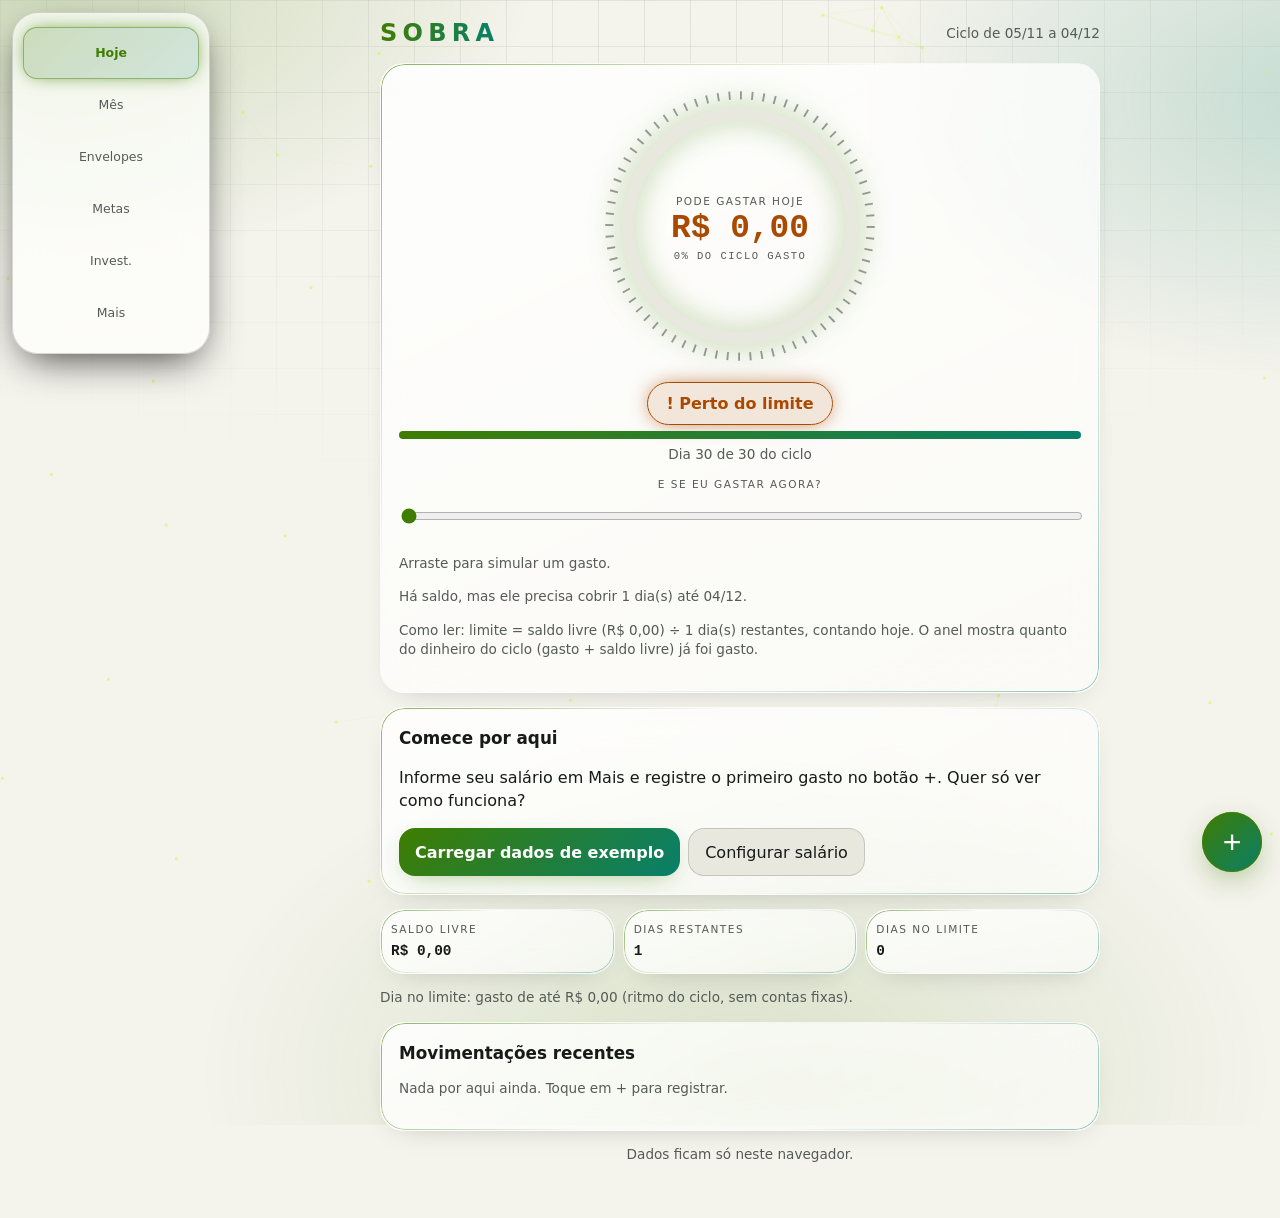
<file: SOBRA_VAULT_com_importar_extrato/SOBRA · Quanto posso gastar hoje_.html>
<!doctype html>
<html lang="pt-BR" data-theme="dark">
<head>
<meta charset="utf-8">
<meta name="viewport" content="width=device-width,initial-scale=1,viewport-fit=cover">
<title>SOBRA · Quanto posso gastar hoje?</title>
<style>
:root{--bg:#0E1110;--s1:#161A18;--s2:#1F2421;--tx:#F2F1EA;--t2:#8D938F;--ac:#C6FF3D;--on:#0E1110;--wn:#FF8A3D;--bd:#FF4D4D;--ln:#ffffff22;box-sizing:border-box;padding-top:env(safe-area-inset-top,0px);padding-bottom:env(safe-area-inset-bottom,0px);color-scheme:dark}
:root[data-theme=light]{--bg:#F4F3EC;--s1:#fff;--s2:#E9E8DF;--tx:#161A18;--t2:#555B57;--ac:#3F7D00;--on:#fff;--wn:#A94A00;--bd:#C0262B;--ln:#00000026;color-scheme:light}
html{scroll-padding-top:env(safe-area-inset-top,0px)}
body{margin:0;background:var(--bg);color:var(--tx);font:16px/1.45 "Space Grotesk",system-ui,-apple-system,"Segoe UI",sans-serif}
.m{font-family:"JetBrains Mono",ui-monospace,Menlo,Consolas,monospace}
#app{max-width:720px;margin:0 auto;padding:16px 16px 150px}
h1{font-size:1.2rem;margin:0}h2{font-size:1.05rem;margin:0 0 10px}
.c{background:var(--s1);border:1px solid var(--ln);border-radius:24px;padding:18px;margin:0 0 14px}
.g{display:grid;gap:8px;grid-template-columns:repeat(3,1fr);margin-bottom:14px}.g .c{padding:12px;margin:0}.g b{font-size:.85rem;overflow-wrap:anywhere}
.s{color:var(--t2);font-size:.85rem}.big{font-size:clamp(2rem,10vw,3.2rem);font-weight:700;line-height:1.1}
.b{min-height:48px;padding:0 16px;border-radius:16px;border:1px solid var(--ln);background:var(--s2);color:var(--tx);font:inherit;cursor:pointer}
.b.p{background:var(--ac);color:var(--on);border:0;font-weight:700}.b.sm{min-height:40px;padding:0 12px;font-size:.9rem}.b:disabled{opacity:.5}
.row{display:flex;gap:10px;align-items:center;justify-content:space-between;padding:10px 0;border-top:1px solid var(--ln)}
.bar{height:10px;border-radius:9px;background:var(--s2);overflow:hidden;margin:6px 0}.bar i{display:block;height:100%;background:var(--ac)}
.ok{color:var(--ac)}.wn{color:var(--wn)}.bd{color:var(--bd)}
input,select,textarea{width:100%;min-height:48px;border-radius:14px;border:1px solid var(--ln);background:var(--s2);color:var(--tx);font:inherit;padding:0 12px;box-sizing:border-box}
textarea{padding:10px;font-size:.8rem}label{display:block;margin:10px 0 4px;font-size:.9rem;color:var(--t2)}
:focus-visible{outline:3px solid var(--ac);outline-offset:2px}
nav{position:fixed;left:0;right:0;bottom:0;display:flex;background:var(--s1);border-top:1px solid var(--ln);padding:6px 6px calc(6px + env(safe-area-inset-bottom,0px));z-index:5}
nav button{flex:1;min-height:52px;background:none;border:0;color:var(--t2);font:inherit;font-size:.78rem;border-radius:14px;cursor:pointer}
nav button[aria-current=page]{color:var(--tx);background:var(--s2);font-weight:700}
.fab{position:fixed;right:18px;bottom:calc(84px + env(safe-area-inset-bottom,0px));width:60px;height:60px;border-radius:50%;border:0;background:var(--ac);color:var(--on);font-size:2rem;cursor:pointer;z-index:6;box-shadow:0 6px 20px #0006}
.ov{position:fixed;inset:0;background:#000b;display:flex;align-items:flex-end;justify-content:center;z-index:9}
.sh{background:var(--s1);width:100%;max-width:560px;border-radius:28px 28px 0 0;padding:20px;max-height:92vh;overflow:auto;box-sizing:border-box;color:var(--tx)}
.hm{display:grid;grid-template-columns:repeat(7,1fr);gap:4px}.hm button{aspect-ratio:1;border-radius:8px;border:1px solid var(--ln);font:inherit;font-size:.8rem;cursor:pointer;padding:0}
.warn{background:var(--wn);color:#000;padding:10px 16px;border-radius:14px;margin-bottom:12px}
#tt{position:fixed;left:50%;transform:translateX(-50%);bottom:calc(150px + env(safe-area-inset-bottom,0px));background:var(--tx);color:var(--bg);padding:10px 16px;border-radius:14px;z-index:20;display:none;max-width:90%}
.fl{display:flex;gap:8px;flex-wrap:wrap}
@media(min-width:900px){nav{top:0;bottom:auto;right:auto;width:170px;flex-direction:column;justify-content:flex-start;border-top:0;border-right:1px solid var(--ln);padding:16px 8px}body{padding-left:170px}.fab{bottom:24px}#app{padding-bottom:40px}.ov{align-items:center}.sh{border-radius:28px}}
@media(prefers-reduced-motion:reduce){*{transition:none!important;animation:none!important}}
:root{--ac2:#19E3C1;--gl:color-mix(in srgb,var(--ac) 45%,transparent)}:root[data-theme=light]{--ac2:#087F6B}body::before{content:'';position:fixed;inset:-25%;z-index:-1;pointer-events:none;background:radial-gradient(38% 32% at 18% 14%,color-mix(in srgb,var(--ac) 22%,transparent),transparent 70%),radial-gradient(34% 30% at 86% 24%,color-mix(in srgb,var(--ac2) 20%,transparent),transparent 70%),radial-gradient(40% 36% at 55% 96%,color-mix(in srgb,var(--ac) 14%,transparent),transparent 70%);animation:drift 26s ease-in-out infinite alternate}body::after{content:'';position:fixed;inset:0;z-index:-1;pointer-events:none;opacity:.5;background-image:linear-gradient(var(--ln) 1px,transparent 1px),linear-gradient(90deg,var(--ln) 1px,transparent 1px);background-size:46px 46px;-webkit-mask-image:radial-gradient(ellipse 80% 60% at 50% 0,#000,transparent);mask-image:radial-gradient(ellipse 80% 60% at 50% 0,#000,transparent)}#bg,#fg{position:fixed;inset:0;width:100%;height:100%;pointer-events:none;z-index:-1}#fg{z-index:30}@keyframes drift{to{transform:translate3d(4%,3%,0) rotate(6deg) scale(1.08)}}@keyframes spin{to{transform:rotate(360deg)}}@keyframes arc{from{stroke-dashoffset:604}}@keyframes glow{50%{filter:drop-shadow(0 0 26px var(--gl))}}@keyframes pulse{to{transform:scale(1.7);opacity:0}}@keyframes up{from{transform:translateY(100%)}}@keyframes fade{from{opacity:0}}@keyframes rp{to{transform:scale(2.6);opacity:0}}h1{font-size:1.5rem;letter-spacing:.22em;text-transform:uppercase;background:linear-gradient(90deg,var(--ac),var(--ac2));-webkit-background-clip:text;background-clip:text;color:transparent}.c{position:relative;overflow:hidden;background:linear-gradient(155deg,color-mix(in srgb,var(--s1) 86%,transparent),color-mix(in srgb,var(--s1) 58%,transparent));-webkit-backdrop-filter:blur(16px) saturate(1.3);backdrop-filter:blur(16px) saturate(1.3);border-color:transparent;box-shadow:0 10px 40px -18px #000a;transition:transform .25s,box-shadow .25s}.c::before{content:'';position:absolute;inset:0;pointer-events:none;opacity:0;transition:opacity .3s;background:radial-gradient(280px circle at var(--mx,50%) var(--my,0),color-mix(in srgb,var(--ac) 18%,transparent),transparent 70%)}.c::after{content:'';position:absolute;inset:0;border-radius:inherit;padding:1px;pointer-events:none;background:linear-gradient(135deg,color-mix(in srgb,var(--ac) 60%,transparent),transparent 38%,transparent 62%,color-mix(in srgb,var(--ac2) 45%,transparent));-webkit-mask:linear-gradient(#000 0 0) content-box,linear-gradient(#000 0 0);-webkit-mask-composite:xor;mask-composite:exclude}.c:hover::before{opacity:1}.c:hover{box-shadow:0 18px 50px -20px color-mix(in srgb,var(--ac) 35%,#000)}.c>*{position:relative;z-index:1}:root[data-theme=light] .c{box-shadow:0 10px 30px -18px #0004}.g .c{padding:12px 10px}.g .c:hover{transform:translateY(-3px)}.g b{font-size:clamp(.7rem,3.3vw,.9rem)}.g .s,.gc .s,.hero>label.s{text-transform:uppercase;letter-spacing:.14em;font-size:.66rem}.hero{text-align:center}.hero p.s{text-align:left}.gauge{position:relative;width:min(78vw,280px);aspect-ratio:1;margin:4px auto;transform:perspective(800px) rotateX(var(--rx,0deg)) rotateY(var(--ry,0deg));transition:transform .2s ease-out;cursor:pointer}.gauge svg{width:100%;height:100%;filter:drop-shadow(0 0 14px var(--gl));animation:glow 4s ease-in-out infinite}.gauge.bad svg{filter:drop-shadow(0 0 16px color-mix(in srgb,var(--bd) 60%,transparent));animation:none}.gauge .tk{fill:none;stroke:var(--t2);stroke-width:7;stroke-dasharray:1.6 8.17;opacity:.6;transform-box:fill-box;transform-origin:center;animation:spin 90s linear infinite}.gauge .arc{animation:arc .9s cubic-bezier(.2,.8,.2,1) both}.gc{position:absolute;inset:0;display:grid;place-content:center;gap:2px;text-align:center;padding:0 16%}.gc .big{font-size:clamp(1.4rem,7vw,2.05rem);white-space:nowrap;text-shadow:0 0 22px color-mix(in srgb,currentColor 55%,transparent)}:root[data-theme=light] .gc .big{text-shadow:none}.pill{display:flex;justify-content:center;margin:10px 0 4px}.pill b{padding:9px 18px;border-radius:99px;border:1px solid currentColor;background:color-mix(in srgb,currentColor 12%,transparent);box-shadow:0 0 22px -6px currentColor}input[type=range]{accent-color:var(--ac);min-height:36px;padding:0;background:none;border:0}.bar{height:8px;background:color-mix(in srgb,var(--tx) 10%,transparent)}.bar i{transform-origin:left;background:linear-gradient(90deg,var(--ac),var(--ac2));box-shadow:0 0 12px var(--gl)}.row{border-radius:12px;transition:background .2s}.row:hover{background:color-mix(in srgb,var(--ac) 6%,transparent)}.hm button{transition:transform .15s,box-shadow .2s}.hm button:hover{transform:scale(1.18);position:relative;z-index:2;box-shadow:0 0 16px -2px var(--ac)}.b{position:relative;overflow:hidden;transition:transform .15s,box-shadow .2s,border-color .2s}.b:hover{transform:translateY(-1px);border-color:color-mix(in srgb,var(--ac) 55%,transparent)}.b:active{transform:scale(.97)}.b.p{background:linear-gradient(135deg,var(--ac),var(--ac2));box-shadow:0 8px 26px -10px var(--gl)}.b.p:hover{box-shadow:0 10px 34px -6px var(--gl)}.rpl{position:absolute;border-radius:50%;width:40px;height:40px;margin:-20px 0 0 -20px;background:currentColor;opacity:.25;pointer-events:none;animation:rp .55s ease-out forwards}nav{left:12px;right:12px;bottom:calc(10px + env(safe-area-inset-bottom,0px));padding:6px;border-radius:26px;border:1px solid var(--ln);background:color-mix(in srgb,var(--s1) 72%,transparent);-webkit-backdrop-filter:blur(20px) saturate(1.5);backdrop-filter:blur(20px) saturate(1.5);box-shadow:0 14px 40px -12px #000c}nav button{transition:color .2s,background .2s}nav button:hover{color:var(--tx)}nav button[aria-current=page]{background:linear-gradient(135deg,color-mix(in srgb,var(--ac) 22%,transparent),color-mix(in srgb,var(--ac2) 16%,transparent));color:var(--ac);box-shadow:inset 0 0 0 1px color-mix(in srgb,var(--ac) 45%,transparent),0 0 20px -6px var(--ac)}.fab{bottom:calc(92px + env(safe-area-inset-bottom,0px));background:linear-gradient(135deg,var(--ac),var(--ac2));box-shadow:0 10px 30px -6px var(--gl);transition:transform .25s}.fab::after{content:'';position:absolute;inset:0;border-radius:50%;border:2px solid var(--ac);opacity:.6;animation:pulse 2.4s ease-out infinite}.fab:hover{transform:rotate(90deg) scale(1.08)}.fab:active{transform:scale(.92)}.ov{-webkit-backdrop-filter:blur(8px);backdrop-filter:blur(8px);animation:fade .25s}.sh{background:linear-gradient(160deg,color-mix(in srgb,var(--s1) 95%,transparent),color-mix(in srgb,var(--s1) 82%,transparent));border:1px solid color-mix(in srgb,var(--ac) 25%,transparent);box-shadow:0 -20px 80px -20px var(--gl);animation:up .38s cubic-bezier(.2,.9,.25,1)}input:focus,select:focus,textarea:focus{border-color:var(--ac);box-shadow:0 0 0 3px color-mix(in srgb,var(--ac) 25%,transparent)}#tt{background:linear-gradient(135deg,var(--ac),var(--ac2));color:var(--on);font-weight:600;box-shadow:0 10px 30px -8px var(--gl)}@media(min-width:900px){nav{top:12px;bottom:auto;left:12px;right:auto;width:176px;flex-direction:column;justify-content:flex-start;padding:14px 10px}body{padding-left:200px}.fab{bottom:28px}}@media(prefers-reduced-motion:reduce){*,::before,::after{animation:none!important;transition:none!important}}</style>
</head>
<body>
<div id="app"></div><nav aria-label="Principal"></nav><button class="fab" data-a="add" aria-label="Novo lançamento">+</button><div id="tt" role="status" aria-live="polite"></div>
<script>
const $=(s,e=document)=>e.querySelector(s),K="sobra.v1",R=new Intl.NumberFormat("pt-BR",{style:"currency",currency:"BRL"}),
mo=c=>R.format(c/100),pad=n=>String(n).padStart(2,"0"),
iso=d=>d.getFullYear()+"-"+pad(d.getMonth()+1)+"-"+pad(d.getDate()),
par=s=>{const[y,m,d]=s.split("-").map(Number);return new Date(y,m-1,d)},
today=()=>iso(new Date()),
addD=(s,n)=>{const d=par(s);d.setDate(d.getDate()+n);return iso(d)},
fd=s=>par(s).toLocaleDateString("pt-BR",{day:"2-digit",month:"2-digit"}),
uid=()=>Math.random().toString(36).slice(2,10),
esc=s=>String(s??"").replace(/[&<>"]/g,c=>({"&":"&amp;","<":"&lt;",">":"&gt;",'"':"&quot;"}[c])),
num=s=>{s=String(s).trim();if(/^\d+\.\d{1,2}$/.test(s))s=s.replace(".",",");const v=parseFloat(s.replace(/\./g,"").replace(",","."));return isNaN(v)?0:Math.round(v*100)},
OUT=["e","a","m"],CATS=["Alimentação","Transporte","Lazer","Saúde","Estudos","Outros"],
TY={e:"Despesa",r:"Receita",a:"Aporte em investimento"},
KW={Alimentação:/pizza|lanche|mercado|almoço|janta|comida|ifood|café|padaria|sorvete/i,Transporte:/uber|99|ônibus|metrô|gasolina|bilhete|passagem|táxi/i,Lazer:/cinema|jogo|steam|netflix|spotify|show|festa|filme/i,Saúde:/farmácia|remédio|médico|dentista/i,Estudos:/curso|livro|escola|faculdade/i},
NAV=[["hoje","Hoje"],["mes","Mês"],["env","Envelopes"],["metas","Metas"],["inv","Invest."],["mais","Mais"]],
W="Não foi possível gravar neste navegador: as alterações podem se perder ao fechar ou recarregar a página.";
let S,warn="",saved=null,view="hoje",sel=null,Z=null,Q=null,tm;
const blank=()=>({v:1,cfg:{sal:0,turn:5,theme:"auto",base:0,alert:2000,bk:null,democfg:false},tx:[],rec:[],env:{},goals:[],inv:[],skip:[]});
function load(){try{const r=localStorage.getItem(K);S=r?JSON.parse(r):blank()}catch(e){S=blank();warn=W}}
function save(){try{const j=JSON.stringify(S);localStorage.setItem(K,j);if(localStorage.getItem(K)!==j)throw 0;warn="";saved=true}catch(e){warn=W;saved=false}}
const toast=m=>{const e=$("#tt");e.textContent=m;e.style.display="block";clearTimeout(tm);tm=setTimeout(()=>e.style.display="none",3500)};
/* ciclo e cálculos (tudo em centavos inteiros) */
const turn=()=>Math.min(28,Math.max(1,+S.cfg.turn||5)),
cyc=ds=>{const d=par(ds),m=d.getMonth()-(d.getDate()<turn()?1:0),y=d.getFullYear();return{a:iso(new Date(y,m,turn())),b:iso(new Date(y,m+1,turn()-1))}},
dleft=b=>Math.round((par(b)-par(today()))/864e5)+1,
ndays=c=>Math.round((par(c.b)-par(c.a))/864e5)+1,
clampD=(y,m,d)=>iso(new Date(y,m,Math.min(d,new Date(y,m+1,0).getDate())));
function gen(){const c=cyc(today()),sk=S.skip||(S.skip=[]);let ch=0;
 const add=t=>{if(!S.tx.some(x=>x.id===t.id)&&!sk.includes(t.id)){S.tx.push(t);ch=1}};
 if(S.cfg.sal>0)add({id:"sal-"+c.a,t:"r",v:S.cfg.sal,d:c.a,c:"Salário",n:"Salário",s:"pend"});
 S.rec.forEach(r=>{if(r.off)return;const a=par(c.a);let d=clampD(a.getFullYear(),a.getMonth(),r.day);if(d<c.a)d=clampD(a.getFullYear(),a.getMonth()+1,r.day);add({id:"rec-"+r.id+"-"+c.a,t:"e",v:r.v,d,c:r.c,n:r.n,s:"pend",rec:r.id})});return ch}
function calc(ex=[],xid){const c=cyc(today());let bal=S.cfg.base,pend=0,pin=0,sp=0;
 S.tx.filter(t=>t.id!==xid).concat(ex).forEach(t=>{const o=OUT.includes(t.t);
  if(t.s==="ok"){bal+=o?-t.v:t.v;if(t.t==="e"&&!t.rec&&t.d>=c.a&&t.d<=c.b)sp+=t.v}
  else if(t.d<=c.b){if(o)pend+=t.v;else if(t.d>=c.a)pin+=t.v}});
 const left=Math.max(1,dleft(c.b)),free=bal-pend;return{c,bal,pend,pin,sp,left,free,lim:Math.round(free/left)}}
const dayTot=(c,dis)=>{const by={};S.tx.forEach(t=>{if(t.s==="ok"&&t.t==="e"&&(!dis||!t.rec)&&t.d>=c.a&&t.d<=c.b)by[t.d]=(by[t.d]||0)+t.v});return by};
function streak(k){const by=dayTot(k.c,1),pot=k.sp+Math.max(k.free,0),ref=pot/ndays(k.c);let n=0,d=today();while(pot>0&&d>=k.c.a&&(by[d]||0)<=ref){n++;d=addD(d,-1)}return{n,ref:Math.round(ref)}}
function stat(k){if(k.free<0)return["bd","✕","Orçamento excedido em "+mo(-k.free),"As saídas e contas pendentes já passam do dinheiro disponível."];
 if(k.lim<S.cfg.alert)return["wn","!","Perto do limite","Há saldo, mas ele precisa cobrir "+k.left+" dia(s) até "+fd(k.c.b)+"."];
 return["ok","✓","Confortável","Seu saldo livre está dividido pelos "+k.left+" dia(s) que restam no ciclo."]}
const ring=(p,bad)=>{const r=46,L=2*Math.PI*r,t=Math.round(p*100);return`<svg viewBox="0 0 110 110" width="104" height="104" role="img" aria-label="${t}% do dinheiro do ciclo já foi gasto"><circle cx="55" cy="55" r="46" fill="none" stroke="var(--s2)" stroke-width="12"/><circle cx="55" cy="55" r="46" fill="none" stroke="var(${bad?"--bd":"--ac"})" stroke-width="12" stroke-linecap="round" stroke-dasharray="${(L*p).toFixed(1)} ${L.toFixed(1)}" transform="rotate(-90 55 55)"/><text x="55" y="61" text-anchor="middle" font-size="20" fill="var(--tx)" class="m">${t}%</text></svg>`};
/* investimentos e metas */
const icap=i=>i.ini+S.tx.reduce((a,t)=>t.inv===i.id&&t.s==="ok"?a+(t.t==="a"?t.v:t.t==="w"?-t.v:0):0,0),
gs=g=>g.ini+S.tx.reduce((a,t)=>t.g===g.id&&t.s==="ok"?a+(t.t==="m"?t.v:t.t==="w"?-t.v:0):0,0);
function proj(i){if(i.r==null)return null;const n=Math.max(0,Math.round((par(i.fim)-par(i.d))/864e5/30.4375)),a=i.r/100,m=i.per==="a"?Math.pow(1+a,1/12)-1:a,P=i.ini,C=i.pl||0,
 vf=m===0?P+C*n:P*Math.pow(1+m,n)+C*((Math.pow(1+m,n)-1)/m)*(i.beg?1+m:1);return{n,vf:Math.round(vf),cap:P+C*n}}
/* interface: janelas */
function sheet(h){closeS();const o=document.createElement("div");o.className="ov";o.innerHTML=`<div class="sh" role="dialog" aria-modal="true">${h}</div>`;o.addEventListener("mousedown",e=>{if(e.target===o)closeS()});document.body.append(o);Z=o;const f=o.querySelector("input,select,textarea,button");f&&f.focus();return o}
const closeS=()=>{Z&&Z.remove();Z=null},
op=(a,v)=>a.map(([k,l])=>`<option value="${esc(k)}"${k===v?" selected":""}>${esc(l)}</option>`).join(""),
B=(a,l,i="",c="",x="")=>`<button class="b ${c}" data-a="${a}" data-i="${esc(i)}" data-x="${x}">${l}</button>`;
function ask(title,fs,ok,txt="Salvar",msg=""){const o=sheet(`<h2>${title}</h2>${msg?`<p class="s">${msg}</p>`:""}${fs.map(f=>`<label for="f_${f.k}">${f.l}</label>${f.o?`<select id="f_${f.k}">${op(f.o.map(x=>Array.isArray(x)?x:[x,x]),f.v)}</select>`:`<input id="f_${f.k}" type="${f.t||"text"}"${f.m||f.t==="number"?' inputmode="decimal"':""} value="${esc(f.v??"")}">`}`).join("")}<p class="bd" id="er" role="alert"></p><div class="fl" style="margin-top:12px"><button class="b p" id="ok" style="flex:1">${txt}</button><button class="b" id="no">Cancelar</button></div>`);
 $("#no",o).onclick=closeS;$("#ok",o).onclick=()=>{const v={};fs.forEach(f=>v[f.k]=$("#f_"+f.k,o).value.trim());const e=ok(v);if(e)$("#er",o).textContent=e;else{closeS();save();render()}}}
function conf(t,m,txt,fn){const o=sheet(`<h2>${t}</h2><p>${m}</p><div class="fl"><button class="b p" id="ok" style="flex:1">${txt}</button><button class="b" id="no">Cancelar</button></div>`);$("#no",o).onclick=closeS;$("#ok",o).onclick=()=>{closeS();fn()}}
/* lançamento rápido */
function parse(x){const r={t:"e",d:today(),c:"Outros",n:"",w:[]};x=x.trim();
 if(x[0]==="+"){r.t="r";x=x.slice(1)}
 if(/^aporte\b/i.test(x)){r.t="a";x=x.replace(/^aporte\s*/i,"")}
 const m=x.match(/todo\s+dia\s+(\d{1,2})/i);if(m){r.rp=Math.min(31,+m[1]);x=x.replace(m[0],"")}
 if(/\banteontem\b/i.test(x)){r.d=addD(r.d,-2);x=x.replace(/\banteontem\b/i,"")}else if(/\bontem\b/i.test(x)){r.d=addD(r.d,-1);x=x.replace(/\bontem\b/i,"")}else x=x.replace(/\bhoje\b/i,"");
 const ns=x.match(/\d+(?:[.,]\d{1,2})?/g)||[];
 if(!ns.length)r.w.push("Não encontrei o valor.");if(ns.length>1)r.w.push("Achei mais de um valor: confira se o primeiro está certo.");
 r.v=ns.length?num(ns[0]):0;r.n=x.replace(ns[0]||"","").replace(/\s+/g," ").trim();
 if(r.t==="e")r.c=Object.keys(KW).find(k=>KW[k].test(r.n))||"Outros";
 if(r.t==="a"){const i=S.inv.find(i=>r.n.toLowerCase().includes(i.n.toLowerCase()));if(i)r.inv=i.id}
 return r}
function openQ(id){const t=id&&S.tx.find(x=>x.id===id);Q=t?{...t,w:[]}:{t:"e",v:0,d:today(),c:"Outros",n:"",w:[]};if(!Q.inv&&S.inv[0])Q.inv=S.inv[0].id;
 const o=sheet(`<h2>${t?"Editar":"Novo"} lançamento</h2>${t?"":`<label for="qt">Escreva do seu jeito: “pizza 45”, “uber 18,90 ontem”, “+ 300 freela”, “netflix 39,90 todo dia 5”</label><input id="qt" autocomplete="off">`}
<label for="qv">Valor (R$)</label><input id="qv" inputmode="decimal" autocomplete="off"><label for="qn">Descrição</label><input id="qn" autocomplete="off">
<label for="qy">Tipo</label><select id="qy">${op(Object.entries(TY),Q.t)}</select>
<div id="qcw"><label for="qc">Categoria</label><select id="qc">${op(CATS.map(c=>[c,c]),Q.c)}</select></div>
<div id="qiw"><label for="qi">Investimento</label><select id="qi">${op(S.inv.map(i=>[i.id,i.n]),Q.inv)}</select></div>
<label for="qd">Data</label><input id="qd" type="date"><p id="qp" class="s" aria-live="polite"></p>
<div class="fl"><button class="b p" id="qok" style="flex:1">Confirmar</button><button class="b" id="no">Cancelar</button></div>`);
 const prev=()=>{const k0=calc(),k1=calc(Q.rp&&!Q.id?[]:[{t:Q.t,v:Q.v,d:Q.d,s:Q.s||"ok"}],Q.id),w=Q.w.slice();if(Q.t==="a"&&!Q.inv)w.push("Cadastre um investimento antes de registrar um aporte.");
  $("#qp",o).innerHTML=w.map(x=>`<b class="wn">! ${x}</b><br>`).join("")+(Q.rp&&!Q.id?`Proposta de conta recorrente: todo dia ${Q.rp}, ${mo(Q.v)}. Entra no orçamento como compromisso previsto.`:`Se confirmar, seu limite de hoje passa de <b class="m">${mo(k0.lim)}</b> para <b class="m">${mo(k1.lim)}</b>.`);
  $("#qok",o).disabled=Q.v<=0||(Q.t==="a"&&!Q.inv);$("#qok",o).textContent=Q.rp&&!Q.id?"Criar conta recorrente":"Confirmar"},
 vis=()=>{$("#qcw",o).hidden=Q.t!=="e";$("#qiw",o).hidden=Q.t!=="a";prev()},
 fill=()=>{$("#qv",o).value=Q.v?(Q.v/100).toFixed(2).replace(".",","):"";$("#qy",o).value=Q.t;$("#qn",o).value=Q.n;$("#qc",o).value=Q.c;if(Q.inv)$("#qi",o).value=Q.inv;$("#qd",o).value=Q.d;vis()};
 fill();
 o.addEventListener("input",e=>{if(e.target.id==="qt"){const r=parse(e.target.value);Object.assign(Q,{t:r.t,v:r.v,d:r.d,n:r.n,c:r.c,w:r.w,rp:r.rp});if(r.inv)Q.inv=r.inv;fill()}
  else{Q.v=num($("#qv",o).value);Q.t=$("#qy",o).value;Q.d=$("#qd",o).value||today();Q.n=$("#qn",o).value;Q.c=$("#qc",o).value;Q.inv=$("#qi",o).value||undefined;Q.w=[];vis()}});
 $("#no",o).onclick=closeS;
 $("#qok",o).onclick=()=>{if(Q.rp&&!Q.id)S.rec.push({id:uid(),n:Q.n||"Conta",v:Q.v,day:Q.rp,c:Q.t==="e"?Q.c:"Outros"});
  else{const x={id:Q.id||uid(),t:Q.t,v:Q.v,d:Q.d,c:Q.t==="e"?Q.c:Q.t==="a"?"Investimento":(Q.id?Q.c:"Receita extra"),n:Q.n||TY[Q.t],s:Q.s||"ok"};if(Q.t==="a")x.inv=Q.inv;if(Q.rec)x.rec=Q.rec;if(Q.demo)x.demo=1;if(Q.g)x.g=Q.g;
   if(Q.id)S.tx=S.tx.map(t=>t.id===Q.id?x:t);else S.tx.push(x)}
  closeS();gen();save();render();toast("Pronto: os números foram recalculados.")}}
/* telas */
const row=(t,b="")=>{const inn=t.t==="r"||t.t==="w";return`<div class="row"><div><b>${esc(t.n)}</b><div class="s">${fd(t.d)} · ${esc(t.c)}${t.s==="pend"&&t.d<today()?' · <span class="wn">! em atraso</span>':""}</div></div><div style="text-align:right"><div class="m ${inn?"ok":""}">${inn?"+":"−"}${mo(t.v)}</div>${b}</div></div>`},
edb=t=>(t.t in TY?B("edit","Editar",t.id,"sm"):"")+" "+B("del","Apagar",t.id,"sm");
const V={
hoje(){const k=calc(),[cl,ic,tt,ds]=stat(k),pot=k.sp+Math.max(k.free,0),p=pot?Math.min(1,k.sp/pot):0,st=streak(k),sal=S.tx.find(t=>t.id==="sal-"+k.c.a),
 pe=S.tx.filter(t=>t.s==="pend"&&t.t!=="r"&&t.d<=k.c.b).sort((a,b)=>a.d.localeCompare(b.d)),rc=S.tx.filter(t=>t.s==="ok").sort((a,b)=>b.d.localeCompare(a.d)).slice(0,8),
 g=S.goals[0],vazio=!S.tx.length&&!S.cfg.sal&&!S.goals.length&&!S.inv.length;
 return`<header class="fl" style="justify-content:space-between;align-items:center;margin-bottom:12px"><h1>SOBRA</h1><span class="s">Ciclo de ${fd(k.c.a)} a ${fd(k.c.b)}</span></header>
<section class='c hero' aria-live='polite'>${(()=>{const L=604,bad=k.free<0,t=Math.round(p*100),dn=ndays(k.c)-k.left+1;return`<div class='gauge${bad?' bad':''}'><svg viewBox='0 0 240 240' role='img' aria-label='${t}% do dinheiro do ciclo já foi gasto'><defs><linearGradient id='gg' x1='0' y1='0' x2='1' y2='1'><stop offset='0' style='stop-color:var(--ac)'/><stop offset='1' style='stop-color:var(--ac2)'/></linearGradient></defs><circle class='tk' cx='120' cy='120' r='112'/><circle cx='120' cy='120' r='96' fill='none' stroke='var(--s2)' stroke-width='10'/><circle class='arc' cx='120' cy='120' r='96' fill='none' stroke='${bad?'var(--bd)':'url(#gg)'}' stroke-width='10' stroke-linecap='round' stroke-dasharray='${L}' stroke-dashoffset='${(L*(1-p)).toFixed(1)}' transform='rotate(-90 120 120)'/></svg><div class='gc'><span class='s'>Pode gastar hoje</span><div class='big m ${cl}'>${mo(k.lim)}</div><span class='s m'>${t}% do ciclo gasto</span></div></div><div class='pill ${cl}'><b>${ic} ${tt}</b></div><div class='bar' role='img' aria-label='Dia ${dn} de ${ndays(k.c)} do ciclo'><i style='width:${dn/ndays(k.c)*100}%'></i></div><p class='s' style='text-align:center;margin:4px 0 12px'>Dia ${dn} de ${ndays(k.c)} do ciclo</p><label for='sim' class='s'>E se eu gastar agora?</label><input id='sim' type='range' min='0' max='${Math.max(2000,Math.abs(k.lim)*2)}' step='100' value='0' data-f='${k.free}' data-l='${k.left}'><p id='simo' class='s' role='status'>Arraste para simular um gasto.</p>`})()}
<p class="s">${ds}${k.pin?` Há ${mo(k.pin)} de receita prevista que ainda não conta como recebida.`:""}</p>
<p class="s">Como ler: limite = saldo livre (${mo(k.free)}) ÷ ${k.left} dia(s) restantes, contando hoje. O anel mostra quanto do dinheiro do ciclo (gasto + saldo livre) já foi gasto.</p></section>
${vazio?`<section class="c"><h2>Comece por aqui</h2><p>Informe seu salário em Mais e registre o primeiro gasto no botão +. Quer só ver como funciona?</p><div class="fl">${B("demo","Carregar dados de exemplo","","p")}${B("cfg","Configurar salário")}</div></section>`:""}
<div class="g"><div class="c"><div class="s">Saldo livre</div><b class="m">${mo(k.free)}</b></div><div class="c"><div class="s">Dias restantes</div><b class="m">${k.left}</b></div><div class="c"><div class="s">Dias no limite</div><b class="m">${st.n}</b></div></div>
<p class="s">Dia no limite: gasto de até ${mo(st.ref)} (ritmo do ciclo, sem contas fixas).</p>
${S.cfg.sal?`<section class="c"><h2>Salário</h2>${sal&&sal.s==="pend"?`<p>Previsto: <b class="m">${mo(sal.v)}</b> em ${fd(sal.d)}. Ele só conta no saldo depois de cair.</p><div class="fl">${B("conf","Caiu",sal.id,"p")}${B("nao","Ainda não caiu")}${B("edit","Ajustar valor",sal.id)}</div>`:`<p class="ok">✓ Recebido neste ciclo: <b class="m">${mo(sal?sal.v:0)}</b></p>`}</section>`:""}
${pe.length?`<section class="c"><h2>Contas e compromissos</h2>${pe.map(t=>row(t,B("conf","Paguei",t.id,"sm")+" "+B("edit","Editar",t.id,"sm"))).join("")}</section>`:""}
${g?`<section class="c"><h2>Meta: ${esc(g.n)}</h2><div class="bar"><i style="width:${Math.min(100,gs(g)/g.alvo*100)}%"></i></div><span class="s">${mo(gs(g))} de ${mo(g.alvo)}</span></section>`:""}
${S.inv.length?`<p class="s">Investido (registrado): ${mo(S.inv.reduce((a,i)=>a+icap(i),0))}</p>`:""}
<section class="c"><h2>Movimentações recentes</h2>${rc.length?rc.map(t=>row(t,edb(t))).join(""):'<p class="s">Nada por aqui ainda. Toque em + para registrar.</p>'}</section>`},
mes(){const k=calc(),c=k.c,by=dayTot(c),mx=Math.max(1,...Object.values(by)),days=[...Array(ndays(c))].map((_,i)=>addD(c.a,i)),cat={};let tot=0;
 S.tx.forEach(t=>{if(t.s==="ok"&&t.t==="e"&&t.d>=c.a&&t.d<=c.b){cat[t.c]=(cat[t.c]||0)+t.v;tot+=t.v}});
 const pa=cyc(addD(c.a,-1)).a,el=Math.min(ndays(c),Math.round((par(today())-par(c.a))/864e5)+1);let pv=0,cu=0;
 S.tx.forEach(t=>{if(t.s==="ok"&&t.t==="e"){if(t.d>=pa&&t.d<=addD(pa,el-1))pv+=t.v;if(t.d>=c.a&&t.d<=addD(c.a,el-1))cu+=t.v}});
 return`<h1>Mês</h1><p class="s">Ciclo de ${fd(c.a)} a ${fd(c.b)}. Cada quadrado é um dia: quanto mais forte o tom, mais você gastou. Hoje tem contorno.</p>
<section class="c"><div class="hm">${["D","S","T","Q","Q","S","S"].map(x=>`<span class="s" aria-hidden="true" style="text-align:center">${x}</span>`).join("")}${"<span></span>".repeat(par(c.a).getDay())}${days.map(d=>{const v=by[d]||0,r=v/mx;return`<button data-a="day" data-i="${d}" aria-pressed="${sel===d}" aria-label="${fd(d)}: gasto de ${mo(v)}" style="background:color-mix(in srgb,var(--tx) ${Math.round(r*70)}%,var(--s2));color:${r>.45?"var(--bg)":"var(--tx)"};${d===today()?"outline:2px solid var(--ac)":""}">${par(d).getDate()}</button>`}).join("")}</div>
${sel?`<h2 style="margin-top:14px">${fd(sel)} · ${mo(by[sel]||0)}</h2>${S.tx.filter(t=>t.d===sel).map(t=>row(t)).join("")||'<p class="s">Sem movimentações neste dia.</p>'}`:""}</section>
<section class="c"><h2>Por categoria</h2>${tot?Object.entries(cat).sort((a,b)=>b[1]-a[1]).map(([n,v])=>`<div>${esc(n)} · <b class="m">${mo(v)}</b> <span class="s">(${Math.round(v/tot*100)}%)</span><div class="bar"><i style="width:${v/tot*100}%"></i></div></div>`).join(""):'<p class="s">Sem gastos neste ciclo.</p>'}</section>
<section class="c"><h2>Comparação</h2><p>${pv?`Nos primeiros ${el} dia(s) você gastou ${mo(cu)}; no ciclo anterior, no mesmo trecho, ${mo(pv)} (${cu>=pv?"mais":"menos"} ${Math.abs(Math.round((cu-pv)/pv*100))}%).`:"Ainda não há dados suficientes do ciclo anterior para comparar."}</p></section>`},
env(){const k=calc(),by={};S.tx.forEach(t=>{if(t.s==="ok"&&t.t==="e"&&t.d>=k.c.a&&t.d<=k.c.b)by[t.c]=(by[t.c]||0)+t.v});
 const cs=[...new Set([...CATS,...Object.keys(S.env)])],sum=Object.values(S.env).reduce((a,b)=>a+b,0),pot=k.sp+Math.max(k.free,0);
 return`<h1>Envelopes</h1><p class="s">Divida o dinheiro do ciclo por categoria. Mover valor entre envelopes só reorganiza limites: não é receita nem despesa.</p>
${sum>pot?`<p class="warn">! A soma dos envelopes (${mo(sum)}) passa do que há para distribuir neste ciclo (${mo(pot)}).</p>`:""}
${cs.map(n=>{const l=S.env[n]||0,u=by[n]||0,over=l&&u>l;return`<section class="c"><div class="fl" style="justify-content:space-between"><b>${esc(n)}</b>${B("lim","Definir limite",n,"sm")}</div>${l?`<div class="bar" role="img" aria-label="${Math.round(u/l*100)}% usado"><i style="width:${Math.min(100,u/l*100)}%;background:var(--${over?"bd":u/l>.85?"wn":"ac"})"></i></div><span class="${over?"bd":u/l>.85?"wn":""}">${over?"✕ Excedeu em "+mo(u-l)+". Ajuste movendo valor de outro envelope.":(u/l>.85?"! ":"✓ ")+"Restam "+mo(l-u)}</span> <span class="s">(usado ${mo(u)} de ${mo(l)})</span>`:`<span class="s">Sem limite · usado ${mo(u)}</span>`}</section>`}).join("")}
${B("mov","Mover valor entre envelopes","","p")}`},
metas(){const wk=g=>Math.max(1,Math.ceil((par(g.prazo)-par(today()))/6048e5));
 return`<h1>Metas</h1>${S.goals.map(g=>{const s=gs(g),f=Math.max(0,g.alvo-s),w=g.prazo?wk(g):0;return`<section class="c"><h2>${esc(g.n)}</h2><div class="bar" role="img" aria-label="${Math.round(Math.min(100,s/g.alvo*100))}% guardado"><i style="width:${Math.min(100,s/g.alvo*100)}%"></i></div><p>${mo(s)} de ${mo(g.alvo)} · faltam <b class="m">${mo(f)}</b></p><p class="s">${!f?"✓ Meta atingida.":g.prazo?`Para chegar em ${fd(g.prazo)}: cerca de ${mo(Math.ceil(f/w))} por semana (${mo(Math.ceil(f/w*4.345))} por mês).`:"Informe um prazo para calcular quanto guardar por período."}</p><div class="fl">${B("gmov","Guardar",g.id,"sm","d")}${B("gmov","Retirar",g.id,"sm","w")}${B("gdel","Excluir",g.id,"sm")}</div></section>`}).join("")||'<p class="s">Nenhuma meta ainda.</p>'}${B("gnew","Nova meta","","p")}`},
inv(){const ps=S.inv.map(proj).filter(Boolean),fins=new Set(S.inv.filter(i=>i.r!=null).map(i=>i.fim));
 return`<h1>Investimentos</h1><p class="s">Aqui você registra e simula. Rendimento é o ganho estimado; juros compostos são juros sobre juros; aporte é cada depósito. A projeção usa uma taxa constante digitada por você: não é promessa e pode haver perdas. O SOBRA não é corretora e não faz operações.</p>
${S.inv.length?`<section class="c"><h2>Carteira</h2><p>Capital próprio: <b class="m">${mo(S.inv.reduce((a,i)=>a+icap(i),0))}</b></p><p class="s">${ps.length&&fins.size===1?"Total projetado em "+[...fins][0].split("-").reverse().join("/")+": "+mo(ps.reduce((a,p)=>a+p.vf,0)):ps.length?"As datas finais são diferentes, por isso não somamos as projeções.":"Informe uma taxa em algum investimento para ver projeções."}</p></section>`:""}
${S.inv.map(i=>{const p=proj(i);return`<section class="c"><h2>${esc(i.n)} <span class="s">· ${esc(i.cat)}</span></h2><p>Capital próprio (inicial + aportes − retiradas): <b class="m">${mo(icap(i))}</b></p><p class="s">Valor atual informado: ${i.cur!=null?mo(i.cur)+" (em "+fd(i.curd)+")":"não informado"}</p>
${p?`<div class="c" style="background:var(--s2)"><b>Projeção (simulada)</b><p>Saldo em ${i.fim.split("-").reverse().join("/")}: <b class="m">${mo(p.vf)}</b><br>Capital aportado: ${mo(p.cap)}<br>Rendimento estimado: ${mo(p.vf-p.cap)}</p><p class="s">Premissas: taxa de ${i.r}% ${i.per==="a"?"ao ano":"ao mês"} (${i.liq?"líquida: impostos e taxas já descontados":"bruta: impostos e taxas não incluídos"}), ${p.n} mês(es), aporte de ${mo(i.pl||0)} ${i.beg?"no começo":"no fim"} de cada mês. Usa o valor inicial e o aporte planejado, não os aportes já registrados.</p></div>`:`<p class="wn">! Projeção indisponível: informe uma taxa.</p>`}
<div class="fl">${B("iapo","Aporte",i.id,"sm","a")}${B("iapo","Retirada",i.id,"sm","w")}${B("idel","Excluir",i.id,"sm")}</div></section>`}).join("")}${B("inew","Novo investimento","","p")}`},
mais(){const k=S.cfg;return`<h1>Mais</h1>
<section class="c"><h2>Configurações</h2><p class="s">Salário: <b class="m">${k.sal?mo(k.sal):"não informado"}</b> · virada do ciclo: dia ${turn()} · saldo inicial: ${mo(k.base)} · alerta: ${mo(k.alert)}/dia</p>${B("cfg","Editar configurações","","p")}</section>
<section class="c"><h2>Contas recorrentes</h2>${S.rec.map(r=>`<div class="row"><div><b>${esc(r.n)}</b>${r.off?" (pausada)":""}<div class="s">Dia ${r.day} · ${esc(r.c)} · ${mo(r.v)}/mês (${mo(r.v*12)}/ano)</div></div><div>${B("rpause","Pausar/retomar",r.id,"sm")} ${B("rend","Encerrar",r.id,"sm")}</div></div>`).join("")||'<p class="s">Nenhuma ainda. Dica: escreva “netflix 39,90 todo dia 5” no lançamento rápido.</p>'}${B("rnew","Nova conta recorrente")}</section>
<section class="c"><h2>Seus dados</h2><p class="s">Tudo fica só neste navegador e não sincroniza sozinho. Para levar a outro aparelho, exporte e importe o arquivo. Último backup: ${k.bk?fd(k.bk):"nunca"}.</p><div class="fl">${B("exp","Exportar")}${B("imp","Importar")}${S.tx.some(t=>t.demo)||S.goals.some(g=>g.demo)||S.inv.some(i=>i.demo)?B("undemo","Remover exemplos"):B("demo","Carregar exemplos")}${B("wipe","Apagar tudo")}</div></section>`}};
function render(){const th=S.cfg.theme;document.documentElement.dataset.theme=th==="auto"?(matchMedia("(prefers-color-scheme:light)").matches?"light":"dark"):th;if(gen())save();
 $("#app").innerHTML=(warn?`<div class="warn" role="alert">! ${warn}</div>`:"")+V[view]()+`<p class="s" style="text-align:center">${saved===true?"Salvo neste aparelho ✓":"Dados ficam só neste navegador."}</p>`;
 $("nav").innerHTML=NAV.map(([k,l])=>`<button data-v="${k}"${k===view?' aria-current="page"':""}>${l}</button>`).join("")}
/* ações */
function chk(x){const D=/^\d{4}-\d{2}-\d{2}$/;if(!x||typeof x!=="object")return"Formato desconhecido.";if(x.v!==1)return x.v>1?"Este backup é de uma versão mais nova do SOBRA.":"Versão desconhecida.";
 if(!x.cfg||!["tx","rec","goals","inv"].every(k=>Array.isArray(x[k]))||!x.env||typeof x.env!=="object")return"Faltam partes do backup.";
 if(!Number.isInteger(x.cfg.base)||!Number.isInteger(x.cfg.sal)||!(x.cfg.turn>=1&&x.cfg.turn<=28))return"Configurações inválidas.";
 const iv=new Set(x.inv.map(i=>i.id)),gv=new Set(x.goals.map(g=>g.id));
 if(!x.tx.every(t=>t&&typeof t.id==="string"&&Number.isInteger(t.v)&&t.v>=0&&D.test(t.d)&&OUT.concat(["r","w"]).includes(t.t)&&["ok","pend"].includes(t.s)&&(!t.inv||iv.has(t.inv))&&(!t.g||gv.has(t.g))))return"Há lançamentos com valor, data, tipo ou vínculo inválido.";
 if(!x.inv.every(i=>Number.isInteger(i.ini)&&D.test(i.d)&&D.test(i.fim)&&(i.r==null||i.r>=0))||!x.goals.every(g=>Number.isInteger(g.alvo)&&g.alvo>0)||!x.rec.every(r=>Number.isInteger(r.v)&&r.day>=1&&r.day<=31))return"Há investimentos, metas ou contas com dados inválidos.";return""}
const A={add:()=>openQ(),edit:i=>openQ(i),nao:()=>toast("Tudo bem: segue como previsão e não entra no saldo."),
del(i){const t=S.tx.find(x=>x.id===i);if(!t)return;if(t.s==="pend")(S.skip||(S.skip=[])).push(t.id);S.tx=S.tx.filter(x=>x.id!==i);save();render();toast("Apagado. Os números foram recalculados.")},
conf(i){const t=S.tx.find(x=>x.id===i);if(!t)return;t.s="ok";if(t.rec)t.d=today();save();render();toast(t.t==="r"?"Salário confirmado: agora ele conta no saldo.":"Pagamento registrado.")},
day(i){sel=sel===i?null:i;render()},
lim(n){ask("Limite — "+n,[{k:"v",l:"Limite do ciclo (R$)",m:1,v:((S.env[n]||0)/100)+""}],v=>{S.env[n]=num(v.v)})},
mov(){const cs=[...new Set([...CATS,...Object.keys(S.env)])];ask("Mover valor entre envelopes",[{k:"a",l:"De",o:cs,v:cs[0]},{k:"b",l:"Para",o:cs,v:cs[1]},{k:"v",l:"Valor (R$)",m:1}],v=>{const c=num(v.v);if(!c||v.a===v.b)return"Escolha envelopes diferentes e um valor.";if((S.env[v.a]||0)<c)return"O envelope de origem tem só "+mo(S.env[v.a]||0)+" de limite.";S.env[v.a]-=c;S.env[v.b]=(S.env[v.b]||0)+c},"Mover")},
gnew(){ask("Nova meta",[{k:"n",l:"Nome da meta"},{k:"alvo",l:"Valor-alvo (R$)",m:1},{k:"prazo",l:"Prazo (opcional)",t:"date"},{k:"ini",l:"Já guardado (R$)",m:1,v:"0"}],v=>{if(!v.n||!num(v.alvo))return"Informe nome e valor-alvo.";S.goals.push({id:uid(),n:v.n,alvo:num(v.alvo),ini:num(v.ini),prazo:v.prazo||null})})},
gmov(i,x){const w=x==="w",g=S.goals.find(g=>g.id===i);ask(w?"Retirar da meta":"Guardar na meta",[{k:"v",l:"Valor (R$)",m:1},{k:"d",l:"Data",t:"date",v:today()}],v=>{const c=num(v.v);if(!c)return"Informe um valor.";if(w&&c>gs(g))return"A meta só tem "+mo(gs(g))+" guardados.";S.tx.push({id:uid(),t:w?"w":"m",v:c,d:v.d||today(),c:"Meta",n:(w?"Retirada: ":"Meta: ")+g.n,s:"ok",g:i})},"Confirmar","O valor sai do seu saldo livre (ou volta para ele) uma única vez; não é renda nova.")},
gdel(i){S.goals=S.goals.filter(g=>g.id!==i);S.tx.forEach(t=>{if(t.g===i)delete t.g});save();render()},
inew(){ask("Novo investimento",[{k:"n",l:"Nome"},{k:"cat",l:"Categoria (sua escolha)",o:["Renda fixa","Renda variável","Poupança","Outro"]},{k:"ini",l:"Valor inicial (R$)",m:1},{k:"d",l:"Data inicial",t:"date",v:today()},{k:"pl",l:"Aporte mensal planejado (R$, opcional)",m:1},{k:"r",l:"Taxa estimada em % (opcional)",m:1},{k:"per",l:"Período da taxa",o:["ao ano","ao mês"]},{k:"liq",l:"Tipo da taxa",o:["bruta (sem impostos)","líquida (já descontada)"]},{k:"beg",l:"Aportes feitos",o:["no fim do mês","no começo do mês"]},{k:"fim",l:"Data final da projeção",t:"date",v:addD(today(),365)},{k:"cur",l:"Valor atual informado (R$, opcional)",m:1}],v=>{
 if(!v.n)return"Dê um nome ao investimento.";if(!num(v.ini))return"Informe o valor inicial.";if(!v.d||!v.fim||v.fim<v.d)return"A data final precisa ser depois da inicial.";const r=v.r===""?null:parseFloat(v.r.replace(",","."));if(r!==null&&(isNaN(r)||r<0))return"Taxa inválida.";
 S.inv.push({id:uid(),n:v.n,cat:v.cat,ini:num(v.ini),d:v.d,pl:num(v.pl),r,per:v.per==="ao mês"?"m":"a",liq:v.liq[0]==="l",beg:v.beg.includes("começo"),fim:v.fim,cur:v.cur?num(v.cur):null,curd:today()})},"Salvar","Taxas e prazos são hipóteses suas: o SOBRA não sugere taxas nem escolhe investimentos.")},
iapo(i,x){const w=x==="w",v0=S.inv.find(n=>n.id===i);ask((w?"Retirada de ":"Aporte em ")+v0.n,[{k:"v",l:"Valor (R$)",m:1},{k:"d",l:"Data",t:"date",v:today()}],v=>{const c=num(v.v);if(!c)return"Informe um valor.";if(w&&c>icap(v0))return"O capital registrado é "+mo(icap(v0))+".";S.tx.push({id:uid(),t:w?"w":"a",v:c,d:v.d||today(),c:"Investimento",n:(w?"Retirada: ":"Aporte: ")+v0.n,s:"ok",inv:i})},"Confirmar",w?"O dinheiro volta para o seu saldo livre.":"Não é gasto de consumo: reduz o saldo livre e aumenta o capital do investimento.")},
idel(i){S.inv=S.inv.filter(n=>n.id!==i);S.tx.forEach(t=>{if(t.inv===i)delete t.inv});save();render()},
cfg(){ask("Configurações",[{k:"sal",l:"Salário mensal (R$)",m:1,v:S.cfg.sal?(S.cfg.sal/100)+"":""},{k:"turn",l:"Dia da virada do ciclo (1 a 28)",t:"number",v:turn()},{k:"base",l:"Saldo livre inicial de referência (R$)",m:1,v:(S.cfg.base/100)+""},{k:"al",l:"Avisar quando o limite diário ficar abaixo de (R$)",m:1,v:(S.cfg.alert/100)+""},{k:"th",l:"Tema",o:[["auto","Automático"],["dark","Escuro"],["light","Claro"]],v:S.cfg.theme}],v=>{const t=+v.turn;if(!(t>=1&&t<=28))return"Escolha um dia de 1 a 28.";Object.assign(S.cfg,{sal:num(v.sal),turn:t,base:num(v.base),alert:num(v.al),theme:v.th,democfg:false})},"Salvar","O salário vira uma previsão todo ciclo e só conta depois de você confirmar que caiu.")},
rnew(){ask("Nova conta recorrente",[{k:"n",l:"Nome"},{k:"v",l:"Valor (R$)",m:1},{k:"day",l:"Dia do mês (1 a 31)",t:"number"},{k:"c",l:"Categoria",o:CATS}],v=>{const d=+v.day;if(!v.n||!num(v.v)||!(d>=1&&d<=31))return"Preencha nome, valor e um dia de 1 a 31.";S.rec.push({id:uid(),n:v.n,v:num(v.v),day:d,c:v.c});gen()},"Criar","Mensal. Em meses sem esse dia, usamos o último dia do mês.")},
rpause(i){const r=S.rec.find(x=>x.id===i);r.off=!r.off;save();render()},
rend(i){S.rec=S.rec.filter(r=>r.id!==i);S.tx=S.tx.filter(t=>!(t.rec===i&&t.s==="pend"));save();render()},
demo(){const c=cyc(today()),T=today(),dd=k=>{const d=addD(T,-k);return d<c.a?c.a:d},mk=(t,v,k,cat,n)=>({id:uid(),t,v,d:dd(k),c:cat,n:n+" (exemplo)",s:"ok",demo:1});
 if(!S.cfg.sal){S.cfg.sal=180000;S.cfg.base=20000;S.cfg.democfg=true;S.tx.push({id:"sal-"+c.a,t:"r",v:180000,d:c.a,c:"Salário",n:"Salário (exemplo)",s:"ok",demo:1})}
 S.tx.push(mk("e",4500,0,"Alimentação","Pizza"),mk("e",1890,1,"Transporte","Uber"),mk("e",3200,2,"Lazer","Cinema"),mk("e",6800,3,"Alimentação","Mercado"),mk("r",30000,2,"Receita extra","Freela"));
 S.rec.push({id:uid(),n:"Netflix (exemplo)",v:3990,day:5,c:"Lazer",demo:1});S.goals.push({id:uid(),n:"Viagem (exemplo)",alvo:200000,ini:30000,prazo:addD(T,180),demo:1});
 S.inv.push({id:uid(),n:"Reserva (exemplo)",cat:"Renda fixa",ini:100000,d:T,pl:10000,r:10,per:"a",liq:false,beg:false,fim:addD(T,365),cur:null,curd:T,demo:1});save();render();toast("Exemplos carregados. Eles estão marcados como “exemplo”.")},
undemo(){const dr=S.rec.filter(r=>r.demo).map(r=>r.id),ids=[...S.goals,...S.inv].filter(x=>x.demo).map(x=>x.id);S.tx=S.tx.filter(t=>!t.demo&&!dr.includes(t.rec)&&!ids.includes(t.g)&&!ids.includes(t.inv));S.rec=S.rec.filter(r=>!r.demo);S.goals=S.goals.filter(g=>!g.demo);S.inv=S.inv.filter(i=>!i.demo);if(S.cfg.democfg){S.cfg.sal=0;S.cfg.base=0;S.cfg.democfg=false}save();render();toast("Exemplos removidos. Seus dados reais continuam.")},
wipe(){conf("Apagar tudo?","Isto apaga lançamentos, metas, investimentos e configurações deste navegador. Não dá para desfazer sem um backup.","Continuar",()=>ask("Confirmação final",[{k:"t",l:"Digite APAGAR para confirmar"}],v=>{if(v.t!=="APAGAR")return"Digite exatamente APAGAR.";S=blank()},"Apagar tudo"))},
exp(){const j=JSON.stringify(S,null,1),o=sheet(`<h2>Exportar dados</h2><p class="s">Baixe o arquivo ou copie o texto e guarde em lugar seguro: ele contém todos os seus lançamentos.</p><textarea id="jt" readonly rows="8">${esc(j)}</textarea><div class="fl" style="margin-top:12px"><button class="b p" id="dl">Baixar arquivo</button><button class="b" id="cp">Copiar</button><button class="b" id="no">Fechar</button></div><p class="s" id="em" role="status"></p>`),
 done=m=>{S.cfg.bk=today();save();$("#em",o).textContent=m},fn="sobra-backup-"+today()+".json";
 $("#no",o).onclick=()=>{closeS();render()};
 $("#dl",o).onclick=async()=>{try{if(window.claude){const d=await claude.use("downloads");if(!d)throw 0;await d.save({filename:fn,data:j})}else{const a=document.createElement("a");a.href=URL.createObjectURL(new Blob([j],{type:"application/json"}));a.download=fn;a.click()}done("Pedido de download enviado. Confirme o salvamento se o navegador perguntar.")}catch(e){$("#em",o).textContent="Não consegui baixar aqui. Use “Copiar” e cole o texto num arquivo seu."}};
 $("#cp",o).onclick=async()=>{try{await navigator.clipboard.writeText(j);done("Texto copiado.")}catch(e){$("#jt",o).select();$("#em",o).textContent="Selecionei o texto: use copiar do seu aparelho."}}},
imp(){const o=sheet(`<h2>Importar backup</h2><p class="s">Escolha o arquivo ou cole o texto. Nada muda até o backup ser validado e você confirmar.</p><label for="fi">Arquivo</label><input type="file" id="fi" accept=".json,application/json"><label for="it">Ou cole aqui</label><textarea id="it" rows="6"></textarea><p class="bd" id="er" role="alert"></p><div class="fl"><button class="b p" id="go" style="flex:1">Validar</button><button class="b" id="no">Cancelar</button></div>`);
 $("#no",o).onclick=closeS;$("#fi",o).onchange=async e=>{const f=e.target.files[0];if(f)$("#it",o).value=await f.text()};
 $("#go",o).onclick=()=>{let x;try{x=JSON.parse($("#it",o).value)}catch(e){$("#er",o).textContent="Isso não parece um backup do SOBRA (JSON inválido). Seus dados atuais continuam intactos.";return}
  const bad=chk(x);if(bad){$("#er",o).textContent=bad+" Seus dados atuais continuam intactos.";return}
  conf("Substituir os dados atuais?","Os dados deste navegador serão trocados pelos do backup. Para guardar o estado atual, exporte antes.","Substituir",()=>{x.skip=x.skip||[];S=x;save();render();toast("Backup importado.")})}}};
document.addEventListener("click",e=>{const b=e.target.closest("[data-a],[data-v]");if(!b)return;const d=b.dataset;if(d.v){view=d.v;sel=null;render();scrollTo(0,0);return}A[d.a]&&A[d.a](d.i,d.x)});
addEventListener("keydown",e=>{if(e.key==="Escape"){closeS();return}if(Z||e.ctrlKey||e.metaKey||e.altKey||/INPUT|TEXTAREA|SELECT/.test(document.activeElement.tagName))return;
 if(e.key.toLowerCase()==="n"){e.preventDefault();openQ()}else if(/^[1-6]$/.test(e.key)){view=NAV[e.key-1][0];sel=null;render()}});
(()=>{if(matchMedia('(prefers-reduced-motion:reduce)').matches){window.burst=()=>{};return}const cv=document.createElement('canvas');cv.id='bg';cv.setAttribute('aria-hidden','true');document.body.prepend(cv);const cv2=cv.cloneNode();cv2.id='fg';document.body.append(cv2);const x=cv.getContext('2d'),y=cv2.getContext('2d');let w,h,P=[],F=[],M={x:-999,y:-999},c='#C6FF3D',n=0;const rs=()=>{const d=Math.min(2,devicePixelRatio||1);w=innerWidth;h=innerHeight;cv.width=cv2.width=w*d;cv.height=cv2.height=h*d;x.setTransform(d,0,0,d,0,0);y.setTransform(d,0,0,d,0,0);P=[...Array(Math.min(110,Math.round(w*h/20000)))].map(()=>({x:Math.random()*w,y:Math.random()*h,vx:(Math.random()-.5)*.3,vy:(Math.random()-.5)*.3}))};addEventListener('resize',rs);addEventListener('pointermove',e=>{M.x=e.clientX;M.y=e.clientY});rs();const f=()=>{if(!(n++%90))c=getComputedStyle(document.documentElement).getPropertyValue('--ac').trim()||c;x.clearRect(0,0,w,h);x.fillStyle=x.strokeStyle=c;for(const p of P){p.x+=p.vx;p.y+=p.vy;if(p.x<0||p.x>w)p.vx*=-1;if(p.y<0||p.y>h)p.vy*=-1;const dx=p.x-M.x,dy=p.y-M.y,d=Math.hypot(dx,dy);if(d<130&&d>0){p.x+=dx/d*1.5;p.y+=dy/d*1.5}x.globalAlpha=.55;x.beginPath();x.arc(p.x,p.y,1.5,0,6.3);x.fill()}for(let i=0;i<P.length;i++)for(let j=i+1;j<P.length;j++){const d=Math.hypot(P[i].x-P[j].x,P[i].y-P[j].y);if(d<120){x.globalAlpha=(1-d/120)*.2;x.beginPath();x.moveTo(P[i].x,P[i].y);x.lineTo(P[j].x,P[j].y);x.stroke()}}y.clearRect(0,0,w,h);y.fillStyle=c;F=F.filter(p=>p.l>0);for(const p of F){p.x+=p.vx;p.y+=p.vy;p.vy+=.1;p.l-=.02;y.globalAlpha=Math.max(0,p.l);y.beginPath();y.arc(p.x,p.y,2.4,0,6.3);y.fill()}requestAnimationFrame(f)};f();window.burst=(px,py)=>{for(let i=0;i<30;i++){const a=Math.random()*6.3,s=2+Math.random()*4.5;F.push({x:px,y:py,vx:Math.cos(a)*s,vy:Math.sin(a)*s-2.5,l:1})}}})();(()=>{const rm=matchMedia('(prefers-reduced-motion:reduce)').matches,pv={},cnt=(el,to,from)=>{if(rm||from===to){el.textContent=mo(to);return}const t0=performance.now(),st=q=>{const k=Math.min(1,(q-t0)/650);el.textContent=mo(Math.round(from+(to-from)*(1-Math.pow(1-k,3))));if(k<1)requestAnimationFrame(st)};requestAnimationFrame(st)};function fx(){const a=$('#app'),nv=fx.v!==view;fx.v=view;if(nv&&!rm){[...a.children].forEach((e,i)=>e.animate([{opacity:0,transform:'translateY(18px) scale(.98)'},{opacity:1,transform:'none'}],{duration:600,delay:i*60,easing:'cubic-bezier(.2,.8,.2,1)',fill:'backwards'}));a.querySelectorAll('.bar i').forEach(i=>i.animate([{transform:'scaleX(0)'},{transform:'scaleX(1)'}],{duration:900,delay:300,easing:'cubic-bezier(.2,.8,.2,1)',fill:'backwards'}))}a.querySelectorAll('.gc .big,.g b.m').forEach((el,i)=>{const t=el.textContent;if(!t.includes('R$'))return;const to=parseInt(t.replace(/[^0-9]/g,''),10)*(/^[-−]/.test(t)?-1:1),k=view+i;cnt(el,to,pv[k]??0);pv[k]=to})}new MutationObserver(fx).observe($('#app'),{childList:true});const sp=(c,e)=>{const r=c.getBoundingClientRect();c.style.setProperty('--mx',e.clientX-r.left+'px');c.style.setProperty('--my',e.clientY-r.top+'px')};addEventListener('pointermove',e=>{const t=e.target,c=t.closest?.('.c');if(c)sp(c,e);const g=$('.gauge');if(g&&!rm){const h=t.closest?.('.hero'),r=g.getBoundingClientRect();g.style.setProperty('--ry',h?((e.clientX-r.left)/r.width-.5)*14+'deg':'0deg');g.style.setProperty('--rx',h?-((e.clientY-r.top)/r.height-.5)*14+'deg':'0deg')}});addEventListener('pointerdown',e=>{const b=e.target.closest?.('.b');if(!b||rm)return;const r=b.getBoundingClientRect(),s=document.createElement('span');s.className='rpl';s.style.left=e.clientX-r.left+'px';s.style.top=e.clientY-r.top+'px';b.append(s);setTimeout(()=>s.remove(),600)});document.addEventListener('input',e=>{const s=e.target;if(s.id!=='sim')return;const v=+s.value,f=+s.dataset.f,l=+s.dataset.l;$('#simo').textContent=v?`Gastando ${mo(v)} agora, o limite de hoje iria de ${mo(Math.round(f/l))} para ${mo(Math.round((f-v)/l))}${f-v<0?' (orçamento excedido)':''}.`:'Arraste para simular um gasto.'});document.addEventListener('click',e=>{const t=e.target.closest?.('[data-a=conf],#qok,.gauge');if(t&&window.burst){const r=t.getBoundingClientRect();burst(e.clientX||r.left+r.width/2,e.clientY||r.top+r.height/2)}})})();load();render();
</script>
</body>
</html>
</file>
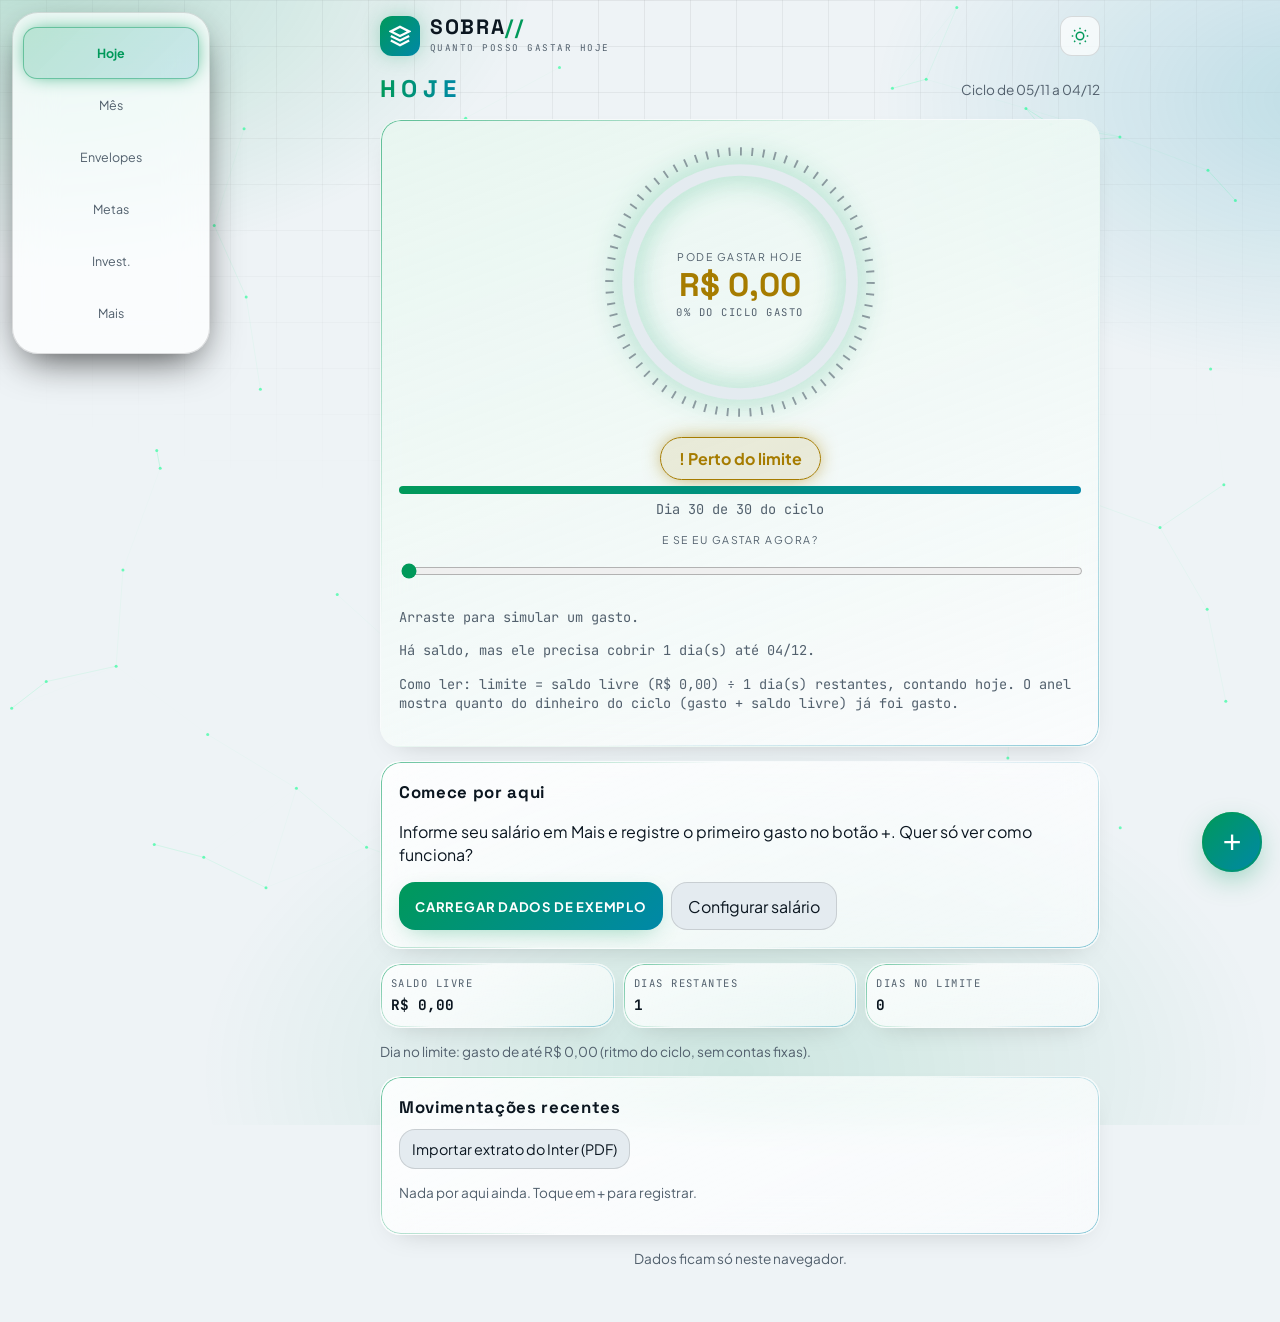
<file: SOBRA_VAULT_com_importar_extrato/SOBRA.html>
<!doctype html>
<html lang="pt-BR" data-theme="dark">
<head>
<meta charset="utf-8">
<meta name="viewport" content="width=device-width,initial-scale=1,viewport-fit=cover">
<title>SOBRA // Quanto posso gastar hoje?</title>
<link rel="preconnect" href="https://fonts.googleapis.com"><link rel="preconnect" href="https://fonts.gstatic.com" crossorigin><link href="https://fonts.googleapis.com/css2?family=Plus+Jakarta+Sans:wght@400;500;600;700;800&family=JetBrains+Mono:wght@400;500;700&family=Space+Grotesk:wght@500;700&display=swap" rel="stylesheet"><script>try{document.documentElement.dataset.skin=localStorage.getItem("sobra.skin")||"emerald"}catch(e){}</script>

<style>
:root{--bg:#0E1110;--s1:#161A18;--s2:#1F2421;--tx:#F2F1EA;--t2:#8D938F;--ac:#C6FF3D;--on:#0E1110;--wn:#FF8A3D;--bd:#FF4D4D;--ln:#ffffff22;box-sizing:border-box;padding-top:env(safe-area-inset-top,0px);padding-bottom:env(safe-area-inset-bottom,0px);color-scheme:dark}
:root[data-theme=light]{--bg:#F4F3EC;--s1:#fff;--s2:#E9E8DF;--tx:#161A18;--t2:#555B57;--ac:#3F7D00;--on:#fff;--wn:#A94A00;--bd:#C0262B;--ln:#00000026;color-scheme:light}
html{scroll-padding-top:env(safe-area-inset-top,0px)}
body{margin:0;background:var(--bg);color:var(--tx);font:16px/1.45 "Space Grotesk",system-ui,-apple-system,"Segoe UI",sans-serif}
.m{font-family:"JetBrains Mono",ui-monospace,Menlo,Consolas,monospace}
#app{max-width:720px;margin:0 auto;padding:16px 16px 150px}
h1{font-size:1.2rem;margin:0}h2{font-size:1.05rem;margin:0 0 10px}
.c{background:var(--s1);border:1px solid var(--ln);border-radius:24px;padding:18px;margin:0 0 14px}
.g{display:grid;gap:8px;grid-template-columns:repeat(3,1fr);margin-bottom:14px}.g .c{padding:12px;margin:0}.g b{font-size:.85rem;overflow-wrap:anywhere}
.s{color:var(--t2);font-size:.85rem}.big{font-size:clamp(2rem,10vw,3.2rem);font-weight:700;line-height:1.1}
.b{min-height:48px;padding:0 16px;border-radius:16px;border:1px solid var(--ln);background:var(--s2);color:var(--tx);font:inherit;cursor:pointer}
.b.p{background:var(--ac);color:var(--on);border:0;font-weight:700}.b.sm{min-height:40px;padding:0 12px;font-size:.9rem}.b:disabled{opacity:.5}
.row{display:flex;gap:10px;align-items:center;justify-content:space-between;padding:10px 0;border-top:1px solid var(--ln)}
.bar{height:10px;border-radius:9px;background:var(--s2);overflow:hidden;margin:6px 0}.bar i{display:block;height:100%;background:var(--ac)}
.ok{color:var(--ac)}.wn{color:var(--wn)}.bd{color:var(--bd)}
input,select,textarea{width:100%;min-height:48px;border-radius:14px;border:1px solid var(--ln);background:var(--s2);color:var(--tx);font:inherit;padding:0 12px;box-sizing:border-box}
textarea{padding:10px;font-size:.8rem}label{display:block;margin:10px 0 4px;font-size:.9rem;color:var(--t2)}
:focus-visible{outline:3px solid var(--ac);outline-offset:2px}
nav{position:fixed;left:0;right:0;bottom:0;display:flex;background:var(--s1);border-top:1px solid var(--ln);padding:6px 6px calc(6px + env(safe-area-inset-bottom,0px));z-index:5}
nav button{flex:1;min-height:52px;background:none;border:0;color:var(--t2);font:inherit;font-size:.78rem;border-radius:14px;cursor:pointer}
nav button[aria-current=page]{color:var(--tx);background:var(--s2);font-weight:700}
.fab{position:fixed;right:18px;bottom:calc(84px + env(safe-area-inset-bottom,0px));width:60px;height:60px;border-radius:50%;border:0;background:var(--ac);color:var(--on);font-size:2rem;cursor:pointer;z-index:6;box-shadow:0 6px 20px #0006}
.ov{position:fixed;inset:0;background:#000b;display:flex;align-items:flex-end;justify-content:center;z-index:9}
.sh{background:var(--s1);width:100%;max-width:560px;border-radius:28px 28px 0 0;padding:20px;max-height:92vh;overflow:auto;box-sizing:border-box;color:var(--tx)}
.hm{display:grid;grid-template-columns:repeat(7,1fr);gap:4px}.hm button{aspect-ratio:1;border-radius:8px;border:1px solid var(--ln);font:inherit;font-size:.8rem;cursor:pointer;padding:0}
.warn{background:var(--wn);color:#000;padding:10px 16px;border-radius:14px;margin-bottom:12px}
#tt{position:fixed;left:50%;transform:translateX(-50%);bottom:calc(150px + env(safe-area-inset-bottom,0px));background:var(--tx);color:var(--bg);padding:10px 16px;border-radius:14px;z-index:20;display:none;max-width:90%}
.fl{display:flex;gap:8px;flex-wrap:wrap}
@media(min-width:900px){nav{top:0;bottom:auto;right:auto;width:170px;flex-direction:column;justify-content:flex-start;border-top:0;border-right:1px solid var(--ln);padding:16px 8px}body{padding-left:170px}.fab{bottom:24px}#app{padding-bottom:40px}.ov{align-items:center}.sh{border-radius:28px}}
@media(prefers-reduced-motion:reduce){*{transition:none!important;animation:none!important}}
:root{--ac2:#19E3C1;--gl:color-mix(in srgb,var(--ac) 45%,transparent)}:root[data-theme=light]{--ac2:#087F6B}body::before{content:'';position:fixed;inset:-25%;z-index:-1;pointer-events:none;background:radial-gradient(38% 32% at 18% 14%,color-mix(in srgb,var(--ac) 22%,transparent),transparent 70%),radial-gradient(34% 30% at 86% 24%,color-mix(in srgb,var(--ac2) 20%,transparent),transparent 70%),radial-gradient(40% 36% at 55% 96%,color-mix(in srgb,var(--ac) 14%,transparent),transparent 70%);animation:drift 26s ease-in-out infinite alternate}body::after{content:'';position:fixed;inset:0;z-index:-1;pointer-events:none;opacity:.5;background-image:linear-gradient(var(--ln) 1px,transparent 1px),linear-gradient(90deg,var(--ln) 1px,transparent 1px);background-size:46px 46px;-webkit-mask-image:radial-gradient(ellipse 80% 60% at 50% 0,#000,transparent);mask-image:radial-gradient(ellipse 80% 60% at 50% 0,#000,transparent)}#bg,#fg{position:fixed;inset:0;width:100%;height:100%;pointer-events:none;z-index:-1}#fg{z-index:30}@keyframes drift{to{transform:translate3d(4%,3%,0) rotate(6deg) scale(1.08)}}@keyframes spin{to{transform:rotate(360deg)}}@keyframes arc{from{stroke-dashoffset:604}}@keyframes glow{50%{filter:drop-shadow(0 0 26px var(--gl))}}@keyframes pulse{to{transform:scale(1.7);opacity:0}}@keyframes up{from{transform:translateY(100%)}}@keyframes fade{from{opacity:0}}@keyframes rp{to{transform:scale(2.6);opacity:0}}h1{font-size:1.5rem;letter-spacing:.22em;text-transform:uppercase;background:linear-gradient(90deg,var(--ac),var(--ac2));-webkit-background-clip:text;background-clip:text;color:transparent}.c{position:relative;overflow:hidden;background:linear-gradient(155deg,color-mix(in srgb,var(--s1) 86%,transparent),color-mix(in srgb,var(--s1) 58%,transparent));-webkit-backdrop-filter:blur(16px) saturate(1.3);backdrop-filter:blur(16px) saturate(1.3);border-color:transparent;box-shadow:0 10px 40px -18px #000a;transition:transform .25s,box-shadow .25s}.c::before{content:'';position:absolute;inset:0;pointer-events:none;opacity:0;transition:opacity .3s;background:radial-gradient(280px circle at var(--mx,50%) var(--my,0),color-mix(in srgb,var(--ac) 18%,transparent),transparent 70%)}.c::after{content:'';position:absolute;inset:0;border-radius:inherit;padding:1px;pointer-events:none;background:linear-gradient(135deg,color-mix(in srgb,var(--ac) 60%,transparent),transparent 38%,transparent 62%,color-mix(in srgb,var(--ac2) 45%,transparent));-webkit-mask:linear-gradient(#000 0 0) content-box,linear-gradient(#000 0 0);-webkit-mask-composite:xor;mask-composite:exclude}.c:hover::before{opacity:1}.c:hover{box-shadow:0 18px 50px -20px color-mix(in srgb,var(--ac) 35%,#000)}.c>*{position:relative;z-index:1}:root[data-theme=light] .c{box-shadow:0 10px 30px -18px #0004}.g .c{padding:12px 10px}.g .c:hover{transform:translateY(-3px)}.g b{font-size:clamp(.7rem,3.3vw,.9rem)}.g .s,.gc .s,.hero>label.s{text-transform:uppercase;letter-spacing:.14em;font-size:.66rem}.hero{text-align:center}.hero p.s{text-align:left}.gauge{position:relative;width:min(78vw,280px);aspect-ratio:1;margin:4px auto;transform:perspective(800px) rotateX(var(--rx,0deg)) rotateY(var(--ry,0deg));transition:transform .2s ease-out;cursor:pointer}.gauge svg{width:100%;height:100%;filter:drop-shadow(0 0 14px var(--gl));animation:glow 4s ease-in-out infinite}.gauge.bad svg{filter:drop-shadow(0 0 16px color-mix(in srgb,var(--bd) 60%,transparent));animation:none}.gauge .tk{fill:none;stroke:var(--t2);stroke-width:7;stroke-dasharray:1.6 8.17;opacity:.6;transform-box:fill-box;transform-origin:center;animation:spin 90s linear infinite}.gauge .arc{animation:arc .9s cubic-bezier(.2,.8,.2,1) both}.gc{position:absolute;inset:0;display:grid;place-content:center;gap:2px;text-align:center;padding:0 16%}.gc .big{font-size:clamp(1.4rem,7vw,2.05rem);white-space:nowrap;text-shadow:0 0 22px color-mix(in srgb,currentColor 55%,transparent)}:root[data-theme=light] .gc .big{text-shadow:none}.pill{display:flex;justify-content:center;margin:10px 0 4px}.pill b{padding:9px 18px;border-radius:99px;border:1px solid currentColor;background:color-mix(in srgb,currentColor 12%,transparent);box-shadow:0 0 22px -6px currentColor}input[type=range]{accent-color:var(--ac);min-height:36px;padding:0;background:none;border:0}.bar{height:8px;background:color-mix(in srgb,var(--tx) 10%,transparent)}.bar i{transform-origin:left;background:linear-gradient(90deg,var(--ac),var(--ac2));box-shadow:0 0 12px var(--gl)}.row{border-radius:12px;transition:background .2s}.row:hover{background:color-mix(in srgb,var(--ac) 6%,transparent)}.hm button{transition:transform .15s,box-shadow .2s}.hm button:hover{transform:scale(1.18);position:relative;z-index:2;box-shadow:0 0 16px -2px var(--ac)}.b{position:relative;overflow:hidden;transition:transform .15s,box-shadow .2s,border-color .2s}.b:hover{transform:translateY(-1px);border-color:color-mix(in srgb,var(--ac) 55%,transparent)}.b:active{transform:scale(.97)}.b.p{background:linear-gradient(135deg,var(--ac),var(--ac2));box-shadow:0 8px 26px -10px var(--gl)}.b.p:hover{box-shadow:0 10px 34px -6px var(--gl)}.rpl{position:absolute;border-radius:50%;width:40px;height:40px;margin:-20px 0 0 -20px;background:currentColor;opacity:.25;pointer-events:none;animation:rp .55s ease-out forwards}nav{left:12px;right:12px;bottom:calc(10px + env(safe-area-inset-bottom,0px));padding:6px;border-radius:26px;border:1px solid var(--ln);background:color-mix(in srgb,var(--s1) 72%,transparent);-webkit-backdrop-filter:blur(20px) saturate(1.5);backdrop-filter:blur(20px) saturate(1.5);box-shadow:0 14px 40px -12px #000c}nav button{transition:color .2s,background .2s}nav button:hover{color:var(--tx)}nav button[aria-current=page]{background:linear-gradient(135deg,color-mix(in srgb,var(--ac) 22%,transparent),color-mix(in srgb,var(--ac2) 16%,transparent));color:var(--ac);box-shadow:inset 0 0 0 1px color-mix(in srgb,var(--ac) 45%,transparent),0 0 20px -6px var(--ac)}.fab{bottom:calc(92px + env(safe-area-inset-bottom,0px));background:linear-gradient(135deg,var(--ac),var(--ac2));box-shadow:0 10px 30px -6px var(--gl);transition:transform .25s}.fab::after{content:'';position:absolute;inset:0;border-radius:50%;border:2px solid var(--ac);opacity:.6;animation:pulse 2.4s ease-out infinite}.fab:hover{transform:rotate(90deg) scale(1.08)}.fab:active{transform:scale(.92)}.ov{-webkit-backdrop-filter:blur(8px);backdrop-filter:blur(8px);animation:fade .25s}.sh{background:linear-gradient(160deg,color-mix(in srgb,var(--s1) 95%,transparent),color-mix(in srgb,var(--s1) 82%,transparent));border:1px solid color-mix(in srgb,var(--ac) 25%,transparent);box-shadow:0 -20px 80px -20px var(--gl);animation:up .38s cubic-bezier(.2,.9,.25,1)}input:focus,select:focus,textarea:focus{border-color:var(--ac);box-shadow:0 0 0 3px color-mix(in srgb,var(--ac) 25%,transparent)}#tt{background:linear-gradient(135deg,var(--ac),var(--ac2));color:var(--on);font-weight:600;box-shadow:0 10px 30px -8px var(--gl)}@media(min-width:900px){nav{top:12px;bottom:auto;left:12px;right:auto;width:176px;flex-direction:column;justify-content:flex-start;padding:14px 10px}body{padding-left:200px}.fab{bottom:28px}}@media(prefers-reduced-motion:reduce){*,::before,::after{animation:none!important;transition:none!important}}</style>
<style id="vx">
/* SOBRA // skin inspirada no VAULT // X */
:root{--bg:#06090e;--s1:#0e1621;--s2:#162130;--tx:#f8fafc;--t2:#94a3b8;--ac:#00ff88;--ac2:#00e5ff;--on:#03130b;--wn:#ffd000;--bd:#ff3b68;--ln:#ffffff17}
:root[data-theme=light]{--bg:#eef3f6;--s1:#fff;--s2:#e4ebf0;--tx:#0b1620;--t2:#52606d;--ac:#00995a;--ac2:#0088a8;--on:#fff;--wn:#a67c00;--bd:#c81e4a;--ln:#00000020}
:root[data-skin=cyber][data-theme=dark]{--bg:#080414;--s1:#170c2b;--s2:#21103d;--ac:#b026ff;--ac2:#00f3ff;--on:#fff;--bd:#ff0077}
:root[data-skin=gold][data-theme=dark]{--bg:#0d0a06;--s1:#1d160e;--s2:#291f14;--ac:#e5b84c;--ac2:#ff9d00;--on:#1a1100;--bd:#ff4757}
:root[data-skin=midnight][data-theme=dark]{--bg:#030712;--s1:#0f172a;--s2:#1e293b;--ac:#38bdf8;--ac2:#818cf8;--on:#031018;--bd:#f43f5e}
body{font-family:"Plus Jakarta Sans",system-ui,-apple-system,"Segoe UI",sans-serif;background:var(--bg)}
h1,h2,.big{font-family:"Space Grotesk","Plus Jakarta Sans",sans-serif}
h2{letter-spacing:.04em}
.g .c .s,.g b,.hero p.s,.bs{font-family:"JetBrains Mono",ui-monospace,Menlo,Consolas,monospace}
.c{border-radius:20px}
.c.hero{background:linear-gradient(160deg,color-mix(in srgb,var(--ac) 9%,var(--s1)),color-mix(in srgb,var(--s1) 70%,transparent))}
.top{max-width:720px;margin:0 auto;padding:16px 16px 0;display:flex;align-items:center;gap:10px;flex-wrap:wrap}
.brand{display:flex;align-items:center;gap:10px;margin-right:auto}
.bi{width:40px;height:40px;border-radius:12px;display:grid;place-items:center;color:var(--on);background:linear-gradient(135deg,var(--ac),var(--ac2));box-shadow:0 0 22px -4px var(--gl)}
.bt{font:700 1.3rem/1 "Space Grotesk",sans-serif;letter-spacing:.08em}.bt i{font-style:normal;color:var(--ac)}
.bs{font-size:.58rem;letter-spacing:.16em;color:var(--t2);margin-top:4px}
.hb{display:flex;align-items:center;gap:8px;padding:5px 14px 5px 6px;border-radius:99px;border:1px solid var(--ln);background:color-mix(in srgb,var(--s1) 70%,transparent);-webkit-backdrop-filter:blur(12px);backdrop-filter:blur(12px)}
.hb[hidden]{display:none}
.sc{position:relative;width:34px;height:34px;flex:none}.sc svg{width:34px;height:34px;transform:rotate(-90deg)}
.rb,.rf{fill:none;stroke-width:3.5}.rb{stroke:var(--s2)}.rf{stroke:var(--hc,var(--ac));stroke-linecap:round;transition:stroke-dasharray .8s}
.sc b{position:absolute;inset:0;display:grid;place-items:center;font:700 .7rem "JetBrains Mono",monospace;color:var(--hc,var(--ac))}
.hl{display:block;font:500 .54rem "JetBrains Mono",monospace;letter-spacing:.14em;color:var(--t2)}
.hv{display:block;font:700 .72rem "Space Grotesk",sans-serif;letter-spacing:.08em;color:var(--hc,var(--ac))}
.ib{width:40px;height:40px;border-radius:12px;border:1px solid var(--ln);background:color-mix(in srgb,var(--s1) 70%,transparent);color:var(--ac);cursor:pointer;display:grid;place-items:center;transition:box-shadow .2s,transform .15s}
.ib:hover{box-shadow:0 0 18px -4px var(--ac);transform:translateY(-1px)}
.b.p{text-transform:uppercase;letter-spacing:.06em;font-size:.82rem}
@media(max-width:420px){.hb .hl{display:none}}
</style>

</head>
<body>
<div class="top"><div class="brand"><span class="bi"><svg width="22" height="22" viewBox="0 0 24 24" fill="none" stroke="currentColor" stroke-width="2.5" aria-hidden="true"><path d="M12 2L2 7l10 5 10-5-10-5zM2 17l10 5 10-5M2 12l10 5 10-5"/></svg></span><div><div class="bt">SOBRA<i>//</i></div><div class="bs">QUANTO POSSO GASTAR HOJE</div></div></div><div class="hb" id="hb" hidden title="Saúde do ciclo: compara o ritmo de gasto com os dias já passados"><span class="sc"><svg viewBox="0 0 36 36" aria-hidden="true"><circle class="rb" cx="18" cy="18" r="15.9155"/><circle class="rf" id="rf" cx="18" cy="18" r="15.9155" stroke-dasharray="0,100"/></svg><b id="hn">0</b></span><div><span class="hl">SAÚDE DO CICLO</span><span class="hv" id="hs"></span></div></div><button class="ib" id="skb" aria-label="Trocar tema de cor" title="Trocar tema de cor"><svg width="18" height="18" viewBox="0 0 24 24" fill="none" stroke="currentColor" stroke-width="2" aria-hidden="true"><circle cx="12" cy="12" r="5"/><path d="M12 1v2M12 21v2M4.2 4.2l1.4 1.4M18.4 18.4l1.4 1.4M1 12h2M21 12h2M4.2 19.8l1.4-1.4M18.4 5.6l1.4-1.4"/></svg></button></div>

<div id="app"></div><nav aria-label="Principal"></nav><button class="fab" data-a="add" aria-label="Novo lançamento">+</button><div id="tt" role="status" aria-live="polite"></div>
<script>
const $=(s,e=document)=>e.querySelector(s),K="sobra.v1",R=new Intl.NumberFormat("pt-BR",{style:"currency",currency:"BRL"}),
mo=c=>R.format(c/100),pad=n=>String(n).padStart(2,"0"),
iso=d=>d.getFullYear()+"-"+pad(d.getMonth()+1)+"-"+pad(d.getDate()),
par=s=>{const[y,m,d]=s.split("-").map(Number);return new Date(y,m-1,d)},
today=()=>iso(new Date()),
addD=(s,n)=>{const d=par(s);d.setDate(d.getDate()+n);return iso(d)},
fd=s=>par(s).toLocaleDateString("pt-BR",{day:"2-digit",month:"2-digit"}),
uid=()=>Math.random().toString(36).slice(2,10),
esc=s=>String(s??"").replace(/[&<>"]/g,c=>({"&":"&amp;","<":"&lt;",">":"&gt;",'"':"&quot;"}[c])),
num=s=>{s=String(s).trim();if(/^\d+\.\d{1,2}$/.test(s))s=s.replace(".",",");const v=parseFloat(s.replace(/\./g,"").replace(",","."));return isNaN(v)?0:Math.round(v*100)},
OUT=["e","a","m"],CATS=["Alimentação","Transporte","Lazer","Saúde","Estudos","Outros"],
TY={e:"Despesa",r:"Receita",a:"Aporte em investimento"},
KW={Alimentação:/pizza|lanche|mercado|almoço|janta|comida|ifood|café|padaria|sorvete/i,Transporte:/uber|99|ônibus|metrô|gasolina|bilhete|passagem|táxi/i,Lazer:/cinema|jogo|steam|netflix|spotify|show|festa|filme/i,Saúde:/farmácia|remédio|médico|dentista/i,Estudos:/curso|livro|escola|faculdade/i},
NAV=[["hoje","Hoje"],["mes","Mês"],["env","Envelopes"],["metas","Metas"],["inv","Invest."],["mais","Mais"]],
W="Não foi possível gravar neste navegador: as alterações podem se perder ao fechar ou recarregar a página.";
let S,warn="",saved=null,view="hoje",sel=null,Z=null,Q=null,tm;
const blank=()=>({v:1,cfg:{sal:0,turn:5,theme:"auto",base:0,alert:2000,bk:null,democfg:false},tx:[],rec:[],env:{},goals:[],inv:[],skip:[]});
function load(){try{const r=localStorage.getItem(K);S=r?JSON.parse(r):blank()}catch(e){S=blank();warn=W}}
function save(){try{const j=JSON.stringify(S);localStorage.setItem(K,j);if(localStorage.getItem(K)!==j)throw 0;warn="";saved=true}catch(e){warn=W;saved=false}}
const toast=m=>{const e=$("#tt");e.textContent=m;e.style.display="block";clearTimeout(tm);tm=setTimeout(()=>e.style.display="none",3500)};
/* ciclo e cálculos (tudo em centavos inteiros) */
const turn=()=>Math.min(28,Math.max(1,+S.cfg.turn||5)),
cyc=ds=>{const d=par(ds),m=d.getMonth()-(d.getDate()<turn()?1:0),y=d.getFullYear();return{a:iso(new Date(y,m,turn())),b:iso(new Date(y,m+1,turn()-1))}},
dleft=b=>Math.round((par(b)-par(today()))/864e5)+1,
ndays=c=>Math.round((par(c.b)-par(c.a))/864e5)+1,
clampD=(y,m,d)=>iso(new Date(y,m,Math.min(d,new Date(y,m+1,0).getDate())));
function gen(){const c=cyc(today()),sk=S.skip||(S.skip=[]);let ch=0;
 const add=t=>{if(!S.tx.some(x=>x.id===t.id)&&!sk.includes(t.id)){S.tx.push(t);ch=1}};
 if(S.cfg.sal>0)add({id:"sal-"+c.a,t:"r",v:S.cfg.sal,d:c.a,c:"Salário",n:"Salário",s:"pend"});
 S.rec.forEach(r=>{if(r.off)return;const a=par(c.a);let d=clampD(a.getFullYear(),a.getMonth(),r.day);if(d<c.a)d=clampD(a.getFullYear(),a.getMonth()+1,r.day);add({id:"rec-"+r.id+"-"+c.a,t:"e",v:r.v,d,c:r.c,n:r.n,s:"pend",rec:r.id})});return ch}
function calc(ex=[],xid){const c=cyc(today());let bal=S.cfg.base,pend=0,pin=0,sp=0;
 S.tx.filter(t=>t.id!==xid).concat(ex).forEach(t=>{const o=OUT.includes(t.t);
  if(t.s==="ok"){bal+=o?-t.v:t.v;if(t.t==="e"&&!t.rec&&t.d>=c.a&&t.d<=c.b)sp+=t.v}
  else if(t.d<=c.b){if(o)pend+=t.v;else if(t.d>=c.a)pin+=t.v}});
 const left=Math.max(1,dleft(c.b)),free=bal-pend;return{c,bal,pend,pin,sp,left,free,lim:Math.round(free/left)}}
const dayTot=(c,dis)=>{const by={};S.tx.forEach(t=>{if(t.s==="ok"&&t.t==="e"&&(!dis||!t.rec)&&t.d>=c.a&&t.d<=c.b)by[t.d]=(by[t.d]||0)+t.v});return by};
function streak(k){const by=dayTot(k.c,1),pot=k.sp+Math.max(k.free,0),ref=pot/ndays(k.c);let n=0,d=today();while(pot>0&&d>=k.c.a&&(by[d]||0)<=ref){n++;d=addD(d,-1)}return{n,ref:Math.round(ref)}}
function stat(k){if(k.free<0)return["bd","✕","Orçamento excedido em "+mo(-k.free),"As saídas e contas pendentes já passam do dinheiro disponível."];
 if(k.lim<S.cfg.alert)return["wn","!","Perto do limite","Há saldo, mas ele precisa cobrir "+k.left+" dia(s) até "+fd(k.c.b)+"."];
 return["ok","✓","Confortável","Seu saldo livre está dividido pelos "+k.left+" dia(s) que restam no ciclo."]}
const ring=(p,bad)=>{const r=46,L=2*Math.PI*r,t=Math.round(p*100);return`<svg viewBox="0 0 110 110" width="104" height="104" role="img" aria-label="${t}% do dinheiro do ciclo já foi gasto"><circle cx="55" cy="55" r="46" fill="none" stroke="var(--s2)" stroke-width="12"/><circle cx="55" cy="55" r="46" fill="none" stroke="var(${bad?"--bd":"--ac"})" stroke-width="12" stroke-linecap="round" stroke-dasharray="${(L*p).toFixed(1)} ${L.toFixed(1)}" transform="rotate(-90 55 55)"/><text x="55" y="61" text-anchor="middle" font-size="20" fill="var(--tx)" class="m">${t}%</text></svg>`};
/* investimentos e metas */
const icap=i=>i.ini+S.tx.reduce((a,t)=>t.inv===i.id&&t.s==="ok"?a+(t.t==="a"?t.v:t.t==="w"?-t.v:0):0,0),
gs=g=>g.ini+S.tx.reduce((a,t)=>t.g===g.id&&t.s==="ok"?a+(t.t==="m"?t.v:t.t==="w"?-t.v:0):0,0);
function proj(i){if(i.r==null)return null;const n=Math.max(0,Math.round((par(i.fim)-par(i.d))/864e5/30.4375)),a=i.r/100,m=i.per==="a"?Math.pow(1+a,1/12)-1:a,P=i.ini,C=i.pl||0,
 vf=m===0?P+C*n:P*Math.pow(1+m,n)+C*((Math.pow(1+m,n)-1)/m)*(i.beg?1+m:1);return{n,vf:Math.round(vf),cap:P+C*n}}
/* interface: janelas */
function sheet(h){closeS();const o=document.createElement("div");o.className="ov";o.innerHTML=`<div class="sh" role="dialog" aria-modal="true">${h}</div>`;o.addEventListener("mousedown",e=>{if(e.target===o)closeS()});document.body.append(o);Z=o;const f=o.querySelector("input,select,textarea,button");f&&f.focus();return o}
const closeS=()=>{Z&&Z.remove();Z=null},
op=(a,v)=>a.map(([k,l])=>`<option value="${esc(k)}"${k===v?" selected":""}>${esc(l)}</option>`).join(""),
B=(a,l,i="",c="",x="")=>`<button class="b ${c}" data-a="${a}" data-i="${esc(i)}" data-x="${x}">${l}</button>`;
function ask(title,fs,ok,txt="Salvar",msg=""){const o=sheet(`<h2>${title}</h2>${msg?`<p class="s">${msg}</p>`:""}${fs.map(f=>`<label for="f_${f.k}">${f.l}</label>${f.o?`<select id="f_${f.k}">${op(f.o.map(x=>Array.isArray(x)?x:[x,x]),f.v)}</select>`:`<input id="f_${f.k}" type="${f.t||"text"}"${f.m||f.t==="number"?' inputmode="decimal"':""} value="${esc(f.v??"")}">`}`).join("")}<p class="bd" id="er" role="alert"></p><div class="fl" style="margin-top:12px"><button class="b p" id="ok" style="flex:1">${txt}</button><button class="b" id="no">Cancelar</button></div>`);
 $("#no",o).onclick=closeS;$("#ok",o).onclick=()=>{const v={};fs.forEach(f=>v[f.k]=$("#f_"+f.k,o).value.trim());const e=ok(v);if(e)$("#er",o).textContent=e;else{closeS();save();render()}}}
function conf(t,m,txt,fn){const o=sheet(`<h2>${t}</h2><p>${m}</p><div class="fl"><button class="b p" id="ok" style="flex:1">${txt}</button><button class="b" id="no">Cancelar</button></div>`);$("#no",o).onclick=closeS;$("#ok",o).onclick=()=>{closeS();fn()}}
/* lançamento rápido */
function parse(x){const r={t:"e",d:today(),c:"Outros",n:"",w:[]};x=x.trim();
 if(x[0]==="+"){r.t="r";x=x.slice(1)}
 if(/^aporte\b/i.test(x)){r.t="a";x=x.replace(/^aporte\s*/i,"")}
 const m=x.match(/todo\s+dia\s+(\d{1,2})/i);if(m){r.rp=Math.min(31,+m[1]);x=x.replace(m[0],"")}
 if(/\banteontem\b/i.test(x)){r.d=addD(r.d,-2);x=x.replace(/\banteontem\b/i,"")}else if(/\bontem\b/i.test(x)){r.d=addD(r.d,-1);x=x.replace(/\bontem\b/i,"")}else x=x.replace(/\bhoje\b/i,"");
 const ns=x.match(/\d+(?:[.,]\d{1,2})?/g)||[];
 if(!ns.length)r.w.push("Não encontrei o valor.");if(ns.length>1)r.w.push("Achei mais de um valor: confira se o primeiro está certo.");
 r.v=ns.length?num(ns[0]):0;r.n=x.replace(ns[0]||"","").replace(/\s+/g," ").trim();
 if(r.t==="e")r.c=Object.keys(KW).find(k=>KW[k].test(r.n))||"Outros";
 if(r.t==="a"){const i=S.inv.find(i=>r.n.toLowerCase().includes(i.n.toLowerCase()));if(i)r.inv=i.id}
 return r}
function openQ(id){const t=id&&S.tx.find(x=>x.id===id);Q=t?{...t,w:[]}:{t:"e",v:0,d:today(),c:"Outros",n:"",w:[]};if(!Q.inv&&S.inv[0])Q.inv=S.inv[0].id;
 const o=sheet(`<h2>${t?"Editar":"Novo"} lançamento</h2>${t?"":`<label for="qt">Escreva do seu jeito: “pizza 45”, “uber 18,90 ontem”, “+ 300 freela”, “netflix 39,90 todo dia 5”</label><input id="qt" autocomplete="off">`}
<label for="qv">Valor (R$)</label><input id="qv" inputmode="decimal" autocomplete="off"><label for="qn">Descrição</label><input id="qn" autocomplete="off">
<label for="qy">Tipo</label><select id="qy">${op(Object.entries(TY),Q.t)}</select>
<div id="qcw"><label for="qc">Categoria</label><select id="qc">${op(CATS.map(c=>[c,c]),Q.c)}</select></div>
<div id="qiw"><label for="qi">Investimento</label><select id="qi">${op(S.inv.map(i=>[i.id,i.n]),Q.inv)}</select></div>
<label for="qd">Data</label><input id="qd" type="date"><p id="qp" class="s" aria-live="polite"></p>
<div class="fl"><button class="b p" id="qok" style="flex:1">Confirmar</button><button class="b" id="no">Cancelar</button></div>`);
 const prev=()=>{const k0=calc(),k1=calc(Q.rp&&!Q.id?[]:[{t:Q.t,v:Q.v,d:Q.d,s:Q.s||"ok"}],Q.id),w=Q.w.slice();if(Q.t==="a"&&!Q.inv)w.push("Cadastre um investimento antes de registrar um aporte.");
  $("#qp",o).innerHTML=w.map(x=>`<b class="wn">! ${x}</b><br>`).join("")+(Q.rp&&!Q.id?`Proposta de conta recorrente: todo dia ${Q.rp}, ${mo(Q.v)}. Entra no orçamento como compromisso previsto.`:`Se confirmar, seu limite de hoje passa de <b class="m">${mo(k0.lim)}</b> para <b class="m">${mo(k1.lim)}</b>.`);
  $("#qok",o).disabled=Q.v<=0||(Q.t==="a"&&!Q.inv);$("#qok",o).textContent=Q.rp&&!Q.id?"Criar conta recorrente":"Confirmar"},
 vis=()=>{$("#qcw",o).hidden=Q.t!=="e";$("#qiw",o).hidden=Q.t!=="a";prev()},
 fill=()=>{$("#qv",o).value=Q.v?(Q.v/100).toFixed(2).replace(".",","):"";$("#qy",o).value=Q.t;$("#qn",o).value=Q.n;$("#qc",o).value=Q.c;if(Q.inv)$("#qi",o).value=Q.inv;$("#qd",o).value=Q.d;vis()};
 fill();
 o.addEventListener("input",e=>{if(e.target.id==="qt"){const r=parse(e.target.value);Object.assign(Q,{t:r.t,v:r.v,d:r.d,n:r.n,c:r.c,w:r.w,rp:r.rp});if(r.inv)Q.inv=r.inv;fill()}
  else{Q.v=num($("#qv",o).value);Q.t=$("#qy",o).value;Q.d=$("#qd",o).value||today();Q.n=$("#qn",o).value;Q.c=$("#qc",o).value;Q.inv=$("#qi",o).value||undefined;Q.w=[];vis()}});
 $("#no",o).onclick=closeS;
 $("#qok",o).onclick=()=>{if(Q.rp&&!Q.id)S.rec.push({id:uid(),n:Q.n||"Conta",v:Q.v,day:Q.rp,c:Q.t==="e"?Q.c:"Outros"});
  else{const x={id:Q.id||uid(),t:Q.t,v:Q.v,d:Q.d,c:Q.t==="e"?Q.c:Q.t==="a"?"Investimento":(Q.id?Q.c:"Receita extra"),n:Q.n||TY[Q.t],s:Q.s||"ok"};if(Q.t==="a")x.inv=Q.inv;if(Q.rec)x.rec=Q.rec;if(Q.demo)x.demo=1;if(Q.g)x.g=Q.g;
   if(Q.id)S.tx=S.tx.map(t=>t.id===Q.id?x:t);else S.tx.push(x)}
  closeS();gen();save();render();toast("Pronto: os números foram recalculados.")}}
/* telas */
const row=(t,b="")=>{const inn=t.t==="r"||t.t==="w";return`<div class="row"><div><b>${esc(t.n)}</b><div class="s">${fd(t.d)} · ${esc(t.c)}${t.s==="pend"&&t.d<today()?' · <span class="wn">! em atraso</span>':""}</div></div><div style="text-align:right"><div class="m ${inn?"ok":""}">${inn?"+":"−"}${mo(t.v)}</div>${b}</div></div>`},
edb=t=>(t.t in TY?B("edit","Editar",t.id,"sm"):"")+" "+B("del","Apagar",t.id,"sm");
const V={
hoje(){const k=calc(),[cl,ic,tt,ds]=stat(k),pot=k.sp+Math.max(k.free,0),p=pot?Math.min(1,k.sp/pot):0,st=streak(k),sal=S.tx.find(t=>t.id==="sal-"+k.c.a),
 pe=S.tx.filter(t=>t.s==="pend"&&t.t!=="r"&&t.d<=k.c.b).sort((a,b)=>a.d.localeCompare(b.d)),rc=S.tx.filter(t=>t.s==="ok").sort((a,b)=>b.d.localeCompare(a.d)).slice(0,8),
 g=S.goals[0],vazio=!S.tx.length&&!S.cfg.sal&&!S.goals.length&&!S.inv.length;
 return`<header class="fl" style="justify-content:space-between;align-items:center;margin-bottom:12px"><h1>Hoje</h1><span class="s">Ciclo de ${fd(k.c.a)} a ${fd(k.c.b)}</span></header>
<section class='c hero' aria-live='polite'>${(()=>{const L=604,bad=k.free<0,t=Math.round(p*100),dn=ndays(k.c)-k.left+1;return`<div class='gauge${bad?' bad':''}'><svg viewBox='0 0 240 240' role='img' aria-label='${t}% do dinheiro do ciclo já foi gasto'><defs><linearGradient id='gg' x1='0' y1='0' x2='1' y2='1'><stop offset='0' style='stop-color:var(--ac)'/><stop offset='1' style='stop-color:var(--ac2)'/></linearGradient></defs><circle class='tk' cx='120' cy='120' r='112'/><circle cx='120' cy='120' r='96' fill='none' stroke='var(--s2)' stroke-width='10'/><circle class='arc' cx='120' cy='120' r='96' fill='none' stroke='${bad?'var(--bd)':'url(#gg)'}' stroke-width='10' stroke-linecap='round' stroke-dasharray='${L}' stroke-dashoffset='${(L*(1-p)).toFixed(1)}' transform='rotate(-90 120 120)'/></svg><div class='gc'><span class='s'>Pode gastar hoje</span><div class='big m ${cl}'>${mo(k.lim)}</div><span class='s m'>${t}% do ciclo gasto</span></div></div><div class='pill ${cl}'><b>${ic} ${tt}</b></div><div class='bar' role='img' aria-label='Dia ${dn} de ${ndays(k.c)} do ciclo'><i style='width:${dn/ndays(k.c)*100}%'></i></div><p class='s' style='text-align:center;margin:4px 0 12px'>Dia ${dn} de ${ndays(k.c)} do ciclo</p><label for='sim' class='s'>E se eu gastar agora?</label><input id='sim' type='range' min='0' max='${Math.max(2000,Math.abs(k.lim)*2)}' step='100' value='0' data-f='${k.free}' data-l='${k.left}'><p id='simo' class='s' role='status'>Arraste para simular um gasto.</p>`})()}
<p class="s">${ds}${k.pin?` Há ${mo(k.pin)} de receita prevista que ainda não conta como recebida.`:""}</p>
<p class="s">Como ler: limite = saldo livre (${mo(k.free)}) ÷ ${k.left} dia(s) restantes, contando hoje. O anel mostra quanto do dinheiro do ciclo (gasto + saldo livre) já foi gasto.</p></section>
${vazio?`<section class="c"><h2>Comece por aqui</h2><p>Informe seu salário em Mais e registre o primeiro gasto no botão +. Quer só ver como funciona?</p><div class="fl">${B("demo","Carregar dados de exemplo","","p")}${B("cfg","Configurar salário")}</div></section>`:""}
<div class="g"><div class="c"><div class="s">Saldo livre</div><b class="m">${mo(k.free)}</b></div><div class="c"><div class="s">Dias restantes</div><b class="m">${k.left}</b></div><div class="c"><div class="s">Dias no limite</div><b class="m">${st.n}</b></div></div>
<p class="s">Dia no limite: gasto de até ${mo(st.ref)} (ritmo do ciclo, sem contas fixas).</p>
${S.cfg.sal?`<section class="c"><h2>Salário</h2>${sal&&sal.s==="pend"?`<p>Previsto: <b class="m">${mo(sal.v)}</b> em ${fd(sal.d)}. Ele só conta no saldo depois de cair.</p><div class="fl">${B("conf","Caiu",sal.id,"p")}${B("nao","Ainda não caiu")}${B("edit","Ajustar valor",sal.id)}</div>`:`<p class="ok">✓ Recebido neste ciclo: <b class="m">${mo(sal?sal.v:0)}</b></p>`}</section>`:""}
${pe.length?`<section class="c"><h2>Contas e compromissos</h2>${pe.map(t=>row(t,B("conf","Paguei",t.id,"sm")+" "+B("edit","Editar",t.id,"sm"))).join("")}</section>`:""}
${g?`<section class="c"><h2>Meta: ${esc(g.n)}</h2><div class="bar"><i style="width:${Math.min(100,gs(g)/g.alvo*100)}%"></i></div><span class="s">${mo(gs(g))} de ${mo(g.alvo)}</span></section>`:""}
${S.inv.length?`<p class="s">Investido (registrado): ${mo(S.inv.reduce((a,i)=>a+icap(i),0))}</p>`:""}
<section class="c"><h2>Movimentações recentes</h2><div class='fl' style='margin-bottom:8px'>${B('ext','Importar extrato do Inter (PDF)','','sm')}</div>${rc.length?rc.map(t=>row(t,edb(t))).join(""):'<p class="s">Nada por aqui ainda. Toque em + para registrar.</p>'}</section>`},
mes(){const k=calc(),c=k.c,by=dayTot(c),mx=Math.max(1,...Object.values(by)),days=[...Array(ndays(c))].map((_,i)=>addD(c.a,i)),cat={};let tot=0;
 S.tx.forEach(t=>{if(t.s==="ok"&&t.t==="e"&&t.d>=c.a&&t.d<=c.b){cat[t.c]=(cat[t.c]||0)+t.v;tot+=t.v}});
 const pa=cyc(addD(c.a,-1)).a,el=Math.min(ndays(c),Math.round((par(today())-par(c.a))/864e5)+1);let pv=0,cu=0;
 S.tx.forEach(t=>{if(t.s==="ok"&&t.t==="e"){if(t.d>=pa&&t.d<=addD(pa,el-1))pv+=t.v;if(t.d>=c.a&&t.d<=addD(c.a,el-1))cu+=t.v}});
 return`<h1>Mês</h1><p class="s">Ciclo de ${fd(c.a)} a ${fd(c.b)}. Cada quadrado é um dia: quanto mais forte o tom, mais você gastou. Hoje tem contorno.</p>
<section class="c"><div class="hm">${["D","S","T","Q","Q","S","S"].map(x=>`<span class="s" aria-hidden="true" style="text-align:center">${x}</span>`).join("")}${"<span></span>".repeat(par(c.a).getDay())}${days.map(d=>{const v=by[d]||0,r=v/mx;return`<button data-a="day" data-i="${d}" aria-pressed="${sel===d}" aria-label="${fd(d)}: gasto de ${mo(v)}" style="background:color-mix(in srgb,var(--tx) ${Math.round(r*70)}%,var(--s2));color:${r>.45?"var(--bg)":"var(--tx)"};${d===today()?"outline:2px solid var(--ac)":""}">${par(d).getDate()}</button>`}).join("")}</div>
${sel?`<h2 style="margin-top:14px">${fd(sel)} · ${mo(by[sel]||0)}</h2>${S.tx.filter(t=>t.d===sel).map(t=>row(t)).join("")||'<p class="s">Sem movimentações neste dia.</p>'}`:""}</section>
<section class="c"><h2>Por categoria</h2>${tot?Object.entries(cat).sort((a,b)=>b[1]-a[1]).map(([n,v])=>`<div>${esc(n)} · <b class="m">${mo(v)}</b> <span class="s">(${Math.round(v/tot*100)}%)</span><div class="bar"><i style="width:${v/tot*100}%"></i></div></div>`).join(""):'<p class="s">Sem gastos neste ciclo.</p>'}</section>
<section class="c"><h2>Comparação</h2><p>${pv?`Nos primeiros ${el} dia(s) você gastou ${mo(cu)}; no ciclo anterior, no mesmo trecho, ${mo(pv)} (${cu>=pv?"mais":"menos"} ${Math.abs(Math.round((cu-pv)/pv*100))}%).`:"Ainda não há dados suficientes do ciclo anterior para comparar."}</p></section>`},
env(){const k=calc(),by={};S.tx.forEach(t=>{if(t.s==="ok"&&t.t==="e"&&t.d>=k.c.a&&t.d<=k.c.b)by[t.c]=(by[t.c]||0)+t.v});
 const cs=[...new Set([...CATS,...Object.keys(S.env)])],sum=Object.values(S.env).reduce((a,b)=>a+b,0),pot=k.sp+Math.max(k.free,0);
 return`<h1>Envelopes</h1><p class="s">Divida o dinheiro do ciclo por categoria. Mover valor entre envelopes só reorganiza limites: não é receita nem despesa.</p>
${sum>pot?`<p class="warn">! A soma dos envelopes (${mo(sum)}) passa do que há para distribuir neste ciclo (${mo(pot)}).</p>`:""}
${cs.map(n=>{const l=S.env[n]||0,u=by[n]||0,over=l&&u>l;return`<section class="c"><div class="fl" style="justify-content:space-between"><b>${esc(n)}</b>${B("lim","Definir limite",n,"sm")}</div>${l?`<div class="bar" role="img" aria-label="${Math.round(u/l*100)}% usado"><i style="width:${Math.min(100,u/l*100)}%;background:var(--${over?"bd":u/l>.85?"wn":"ac"})"></i></div><span class="${over?"bd":u/l>.85?"wn":""}">${over?"✕ Excedeu em "+mo(u-l)+". Ajuste movendo valor de outro envelope.":(u/l>.85?"! ":"✓ ")+"Restam "+mo(l-u)}</span> <span class="s">(usado ${mo(u)} de ${mo(l)})</span>`:`<span class="s">Sem limite · usado ${mo(u)}</span>`}</section>`}).join("")}
${B("mov","Mover valor entre envelopes","","p")}`},
metas(){const wk=g=>Math.max(1,Math.ceil((par(g.prazo)-par(today()))/6048e5));
 return`<h1>Metas</h1>${S.goals.map(g=>{const s=gs(g),f=Math.max(0,g.alvo-s),w=g.prazo?wk(g):0;return`<section class="c"><h2>${esc(g.n)}</h2><div class="bar" role="img" aria-label="${Math.round(Math.min(100,s/g.alvo*100))}% guardado"><i style="width:${Math.min(100,s/g.alvo*100)}%"></i></div><p>${mo(s)} de ${mo(g.alvo)} · faltam <b class="m">${mo(f)}</b></p><p class="s">${!f?"✓ Meta atingida.":g.prazo?`Para chegar em ${fd(g.prazo)}: cerca de ${mo(Math.ceil(f/w))} por semana (${mo(Math.ceil(f/w*4.345))} por mês).`:"Informe um prazo para calcular quanto guardar por período."}</p><div class="fl">${B("gmov","Guardar",g.id,"sm","d")}${B("gmov","Retirar",g.id,"sm","w")}${B("gdel","Excluir",g.id,"sm")}</div></section>`}).join("")||'<p class="s">Nenhuma meta ainda.</p>'}${B("gnew","Nova meta","","p")}`},
inv(){const ps=S.inv.map(proj).filter(Boolean),fins=new Set(S.inv.filter(i=>i.r!=null).map(i=>i.fim));
 return`<h1>Investimentos</h1><p class="s">Aqui você registra e simula. Rendimento é o ganho estimado; juros compostos são juros sobre juros; aporte é cada depósito. A projeção usa uma taxa constante digitada por você: não é promessa e pode haver perdas. O SOBRA não é corretora e não faz operações.</p>
${S.inv.length?`<section class="c"><h2>Carteira</h2><p>Capital próprio: <b class="m">${mo(S.inv.reduce((a,i)=>a+icap(i),0))}</b></p><p class="s">${ps.length&&fins.size===1?"Total projetado em "+[...fins][0].split("-").reverse().join("/")+": "+mo(ps.reduce((a,p)=>a+p.vf,0)):ps.length?"As datas finais são diferentes, por isso não somamos as projeções.":"Informe uma taxa em algum investimento para ver projeções."}</p></section>`:""}
${S.inv.map(i=>{const p=proj(i);return`<section class="c"><h2>${esc(i.n)} <span class="s">· ${esc(i.cat)}</span></h2><p>Capital próprio (inicial + aportes − retiradas): <b class="m">${mo(icap(i))}</b></p><p class="s">Valor atual informado: ${i.cur!=null?mo(i.cur)+" (em "+fd(i.curd)+")":"não informado"}</p>
${p?`<div class="c" style="background:var(--s2)"><b>Projeção (simulada)</b><p>Saldo em ${i.fim.split("-").reverse().join("/")}: <b class="m">${mo(p.vf)}</b><br>Capital aportado: ${mo(p.cap)}<br>Rendimento estimado: ${mo(p.vf-p.cap)}</p><p class="s">Premissas: taxa de ${i.r}% ${i.per==="a"?"ao ano":"ao mês"} (${i.liq?"líquida: impostos e taxas já descontados":"bruta: impostos e taxas não incluídos"}), ${p.n} mês(es), aporte de ${mo(i.pl||0)} ${i.beg?"no começo":"no fim"} de cada mês. Usa o valor inicial e o aporte planejado, não os aportes já registrados.</p></div>`:`<p class="wn">! Projeção indisponível: informe uma taxa.</p>`}
<div class="fl">${B("iapo","Aporte",i.id,"sm","a")}${B("iapo","Retirada",i.id,"sm","w")}${B("idel","Excluir",i.id,"sm")}</div></section>`}).join("")}${B("inew","Novo investimento","","p")}`},
mais(){const k=S.cfg;return`<h1>Mais</h1>
<section class="c"><h2>Configurações</h2><p class="s">Salário: <b class="m">${k.sal?mo(k.sal):"não informado"}</b> · virada do ciclo: dia ${turn()} · saldo inicial: ${mo(k.base)} · alerta: ${mo(k.alert)}/dia</p>${B("cfg","Editar configurações","","p")}</section>
<section class="c"><h2>Contas recorrentes</h2>${S.rec.map(r=>`<div class="row"><div><b>${esc(r.n)}</b>${r.off?" (pausada)":""}<div class="s">Dia ${r.day} · ${esc(r.c)} · ${mo(r.v)}/mês (${mo(r.v*12)}/ano)</div></div><div>${B("rpause","Pausar/retomar",r.id,"sm")} ${B("rend","Encerrar",r.id,"sm")}</div></div>`).join("")||'<p class="s">Nenhuma ainda. Dica: escreva “netflix 39,90 todo dia 5” no lançamento rápido.</p>'}${B("rnew","Nova conta recorrente")}</section>
<section class="c"><h2>Seus dados</h2><p class="s">Tudo fica só neste navegador e não sincroniza sozinho. Para levar a outro aparelho, exporte e importe o arquivo. Último backup: ${k.bk?fd(k.bk):"nunca"}.</p><div class="fl">${B('ext','Importar extrato (PDF)','','p')}${B("exp","Exportar")}${B("imp","Importar")}${S.tx.some(t=>t.demo)||S.goals.some(g=>g.demo)||S.inv.some(i=>i.demo)?B("undemo","Remover exemplos"):B("demo","Carregar exemplos")}${B("wipe","Apagar tudo")}</div></section>`}};
function render(){const th=S.cfg.theme;document.documentElement.dataset.theme=th==="auto"?(matchMedia("(prefers-color-scheme:light)").matches?"light":"dark"):th;if(gen())save();
 $("#app").innerHTML=(warn?`<div class="warn" role="alert">! ${warn}</div>`:"")+V[view]()+`<p class="s" style="text-align:center">${saved===true?"Salvo neste aparelho ✓":"Dados ficam só neste navegador."}</p>`;
 $("nav").innerHTML=NAV.map(([k,l])=>`<button data-v="${k}"${k===view?' aria-current="page"':""}>${l}</button>`).join("")}
/* ações */
function chk(x){const D=/^\d{4}-\d{2}-\d{2}$/;if(!x||typeof x!=="object")return"Formato desconhecido.";if(x.v!==1)return x.v>1?"Este backup é de uma versão mais nova do SOBRA.":"Versão desconhecida.";
 if(!x.cfg||!["tx","rec","goals","inv"].every(k=>Array.isArray(x[k]))||!x.env||typeof x.env!=="object")return"Faltam partes do backup.";
 if(!Number.isInteger(x.cfg.base)||!Number.isInteger(x.cfg.sal)||!(x.cfg.turn>=1&&x.cfg.turn<=28))return"Configurações inválidas.";
 const iv=new Set(x.inv.map(i=>i.id)),gv=new Set(x.goals.map(g=>g.id));
 if(!x.tx.every(t=>t&&typeof t.id==="string"&&Number.isInteger(t.v)&&t.v>=0&&D.test(t.d)&&OUT.concat(["r","w"]).includes(t.t)&&["ok","pend"].includes(t.s)&&(!t.inv||iv.has(t.inv))&&(!t.g||gv.has(t.g))))return"Há lançamentos com valor, data, tipo ou vínculo inválido.";
 if(!x.inv.every(i=>Number.isInteger(i.ini)&&D.test(i.d)&&D.test(i.fim)&&(i.r==null||i.r>=0))||!x.goals.every(g=>Number.isInteger(g.alvo)&&g.alvo>0)||!x.rec.every(r=>Number.isInteger(r.v)&&r.day>=1&&r.day<=31))return"Há investimentos, metas ou contas com dados inválidos.";return""}
const A={add:()=>openQ(),edit:i=>openQ(i),nao:()=>toast("Tudo bem: segue como previsão e não entra no saldo."),
del(i){const t=S.tx.find(x=>x.id===i);if(!t)return;if(t.s==="pend")(S.skip||(S.skip=[])).push(t.id);S.tx=S.tx.filter(x=>x.id!==i);save();render();toast("Apagado. Os números foram recalculados.")},
conf(i){const t=S.tx.find(x=>x.id===i);if(!t)return;t.s="ok";if(t.rec)t.d=today();save();render();toast(t.t==="r"?"Salário confirmado: agora ele conta no saldo.":"Pagamento registrado.")},
day(i){sel=sel===i?null:i;render()},
lim(n){ask("Limite — "+n,[{k:"v",l:"Limite do ciclo (R$)",m:1,v:((S.env[n]||0)/100)+""}],v=>{S.env[n]=num(v.v)})},
mov(){const cs=[...new Set([...CATS,...Object.keys(S.env)])];ask("Mover valor entre envelopes",[{k:"a",l:"De",o:cs,v:cs[0]},{k:"b",l:"Para",o:cs,v:cs[1]},{k:"v",l:"Valor (R$)",m:1}],v=>{const c=num(v.v);if(!c||v.a===v.b)return"Escolha envelopes diferentes e um valor.";if((S.env[v.a]||0)<c)return"O envelope de origem tem só "+mo(S.env[v.a]||0)+" de limite.";S.env[v.a]-=c;S.env[v.b]=(S.env[v.b]||0)+c},"Mover")},
gnew(){ask("Nova meta",[{k:"n",l:"Nome da meta"},{k:"alvo",l:"Valor-alvo (R$)",m:1},{k:"prazo",l:"Prazo (opcional)",t:"date"},{k:"ini",l:"Já guardado (R$)",m:1,v:"0"}],v=>{if(!v.n||!num(v.alvo))return"Informe nome e valor-alvo.";S.goals.push({id:uid(),n:v.n,alvo:num(v.alvo),ini:num(v.ini),prazo:v.prazo||null})})},
gmov(i,x){const w=x==="w",g=S.goals.find(g=>g.id===i);ask(w?"Retirar da meta":"Guardar na meta",[{k:"v",l:"Valor (R$)",m:1},{k:"d",l:"Data",t:"date",v:today()}],v=>{const c=num(v.v);if(!c)return"Informe um valor.";if(w&&c>gs(g))return"A meta só tem "+mo(gs(g))+" guardados.";S.tx.push({id:uid(),t:w?"w":"m",v:c,d:v.d||today(),c:"Meta",n:(w?"Retirada: ":"Meta: ")+g.n,s:"ok",g:i})},"Confirmar","O valor sai do seu saldo livre (ou volta para ele) uma única vez; não é renda nova.")},
gdel(i){S.goals=S.goals.filter(g=>g.id!==i);S.tx.forEach(t=>{if(t.g===i)delete t.g});save();render()},
inew(){ask("Novo investimento",[{k:"n",l:"Nome"},{k:"cat",l:"Categoria (sua escolha)",o:["Renda fixa","Renda variável","Poupança","Outro"]},{k:"ini",l:"Valor inicial (R$)",m:1},{k:"d",l:"Data inicial",t:"date",v:today()},{k:"pl",l:"Aporte mensal planejado (R$, opcional)",m:1},{k:"r",l:"Taxa estimada em % (opcional)",m:1},{k:"per",l:"Período da taxa",o:["ao ano","ao mês"]},{k:"liq",l:"Tipo da taxa",o:["bruta (sem impostos)","líquida (já descontada)"]},{k:"beg",l:"Aportes feitos",o:["no fim do mês","no começo do mês"]},{k:"fim",l:"Data final da projeção",t:"date",v:addD(today(),365)},{k:"cur",l:"Valor atual informado (R$, opcional)",m:1}],v=>{
 if(!v.n)return"Dê um nome ao investimento.";if(!num(v.ini))return"Informe o valor inicial.";if(!v.d||!v.fim||v.fim<v.d)return"A data final precisa ser depois da inicial.";const r=v.r===""?null:parseFloat(v.r.replace(",","."));if(r!==null&&(isNaN(r)||r<0))return"Taxa inválida.";
 S.inv.push({id:uid(),n:v.n,cat:v.cat,ini:num(v.ini),d:v.d,pl:num(v.pl),r,per:v.per==="ao mês"?"m":"a",liq:v.liq[0]==="l",beg:v.beg.includes("começo"),fim:v.fim,cur:v.cur?num(v.cur):null,curd:today()})},"Salvar","Taxas e prazos são hipóteses suas: o SOBRA não sugere taxas nem escolhe investimentos.")},
iapo(i,x){const w=x==="w",v0=S.inv.find(n=>n.id===i);ask((w?"Retirada de ":"Aporte em ")+v0.n,[{k:"v",l:"Valor (R$)",m:1},{k:"d",l:"Data",t:"date",v:today()}],v=>{const c=num(v.v);if(!c)return"Informe um valor.";if(w&&c>icap(v0))return"O capital registrado é "+mo(icap(v0))+".";S.tx.push({id:uid(),t:w?"w":"a",v:c,d:v.d||today(),c:"Investimento",n:(w?"Retirada: ":"Aporte: ")+v0.n,s:"ok",inv:i})},"Confirmar",w?"O dinheiro volta para o seu saldo livre.":"Não é gasto de consumo: reduz o saldo livre e aumenta o capital do investimento.")},
idel(i){S.inv=S.inv.filter(n=>n.id!==i);S.tx.forEach(t=>{if(t.inv===i)delete t.inv});save();render()},
cfg(){ask("Configurações",[{k:"sal",l:"Salário mensal (R$)",m:1,v:S.cfg.sal?(S.cfg.sal/100)+"":""},{k:"turn",l:"Dia da virada do ciclo (1 a 28)",t:"number",v:turn()},{k:"base",l:"Saldo livre inicial de referência (R$)",m:1,v:(S.cfg.base/100)+""},{k:"al",l:"Avisar quando o limite diário ficar abaixo de (R$)",m:1,v:(S.cfg.alert/100)+""},{k:"th",l:"Tema",o:[["auto","Automático"],["dark","Escuro"],["light","Claro"]],v:S.cfg.theme}],v=>{const t=+v.turn;if(!(t>=1&&t<=28))return"Escolha um dia de 1 a 28.";Object.assign(S.cfg,{sal:num(v.sal),turn:t,base:num(v.base),alert:num(v.al),theme:v.th,democfg:false})},"Salvar","O salário vira uma previsão todo ciclo e só conta depois de você confirmar que caiu.")},
rnew(){ask("Nova conta recorrente",[{k:"n",l:"Nome"},{k:"v",l:"Valor (R$)",m:1},{k:"day",l:"Dia do mês (1 a 31)",t:"number"},{k:"c",l:"Categoria",o:CATS}],v=>{const d=+v.day;if(!v.n||!num(v.v)||!(d>=1&&d<=31))return"Preencha nome, valor e um dia de 1 a 31.";S.rec.push({id:uid(),n:v.n,v:num(v.v),day:d,c:v.c});gen()},"Criar","Mensal. Em meses sem esse dia, usamos o último dia do mês.")},
rpause(i){const r=S.rec.find(x=>x.id===i);r.off=!r.off;save();render()},
rend(i){S.rec=S.rec.filter(r=>r.id!==i);S.tx=S.tx.filter(t=>!(t.rec===i&&t.s==="pend"));save();render()},
demo(){const c=cyc(today()),T=today(),dd=k=>{const d=addD(T,-k);return d<c.a?c.a:d},mk=(t,v,k,cat,n)=>({id:uid(),t,v,d:dd(k),c:cat,n:n+" (exemplo)",s:"ok",demo:1});
 if(!S.cfg.sal){S.cfg.sal=180000;S.cfg.base=20000;S.cfg.democfg=true;S.tx.push({id:"sal-"+c.a,t:"r",v:180000,d:c.a,c:"Salário",n:"Salário (exemplo)",s:"ok",demo:1})}
 S.tx.push(mk("e",4500,0,"Alimentação","Pizza"),mk("e",1890,1,"Transporte","Uber"),mk("e",3200,2,"Lazer","Cinema"),mk("e",6800,3,"Alimentação","Mercado"),mk("r",30000,2,"Receita extra","Freela"));
 S.rec.push({id:uid(),n:"Netflix (exemplo)",v:3990,day:5,c:"Lazer",demo:1});S.goals.push({id:uid(),n:"Viagem (exemplo)",alvo:200000,ini:30000,prazo:addD(T,180),demo:1});
 S.inv.push({id:uid(),n:"Reserva (exemplo)",cat:"Renda fixa",ini:100000,d:T,pl:10000,r:10,per:"a",liq:false,beg:false,fim:addD(T,365),cur:null,curd:T,demo:1});save();render();toast("Exemplos carregados. Eles estão marcados como “exemplo”.")},
undemo(){const dr=S.rec.filter(r=>r.demo).map(r=>r.id),ids=[...S.goals,...S.inv].filter(x=>x.demo).map(x=>x.id);S.tx=S.tx.filter(t=>!t.demo&&!dr.includes(t.rec)&&!ids.includes(t.g)&&!ids.includes(t.inv));S.rec=S.rec.filter(r=>!r.demo);S.goals=S.goals.filter(g=>!g.demo);S.inv=S.inv.filter(i=>!i.demo);if(S.cfg.democfg){S.cfg.sal=0;S.cfg.base=0;S.cfg.democfg=false}save();render();toast("Exemplos removidos. Seus dados reais continuam.")},
wipe(){conf("Apagar tudo?","Isto apaga lançamentos, metas, investimentos e configurações deste navegador. Não dá para desfazer sem um backup.","Continuar",()=>ask("Confirmação final",[{k:"t",l:"Digite APAGAR para confirmar"}],v=>{if(v.t!=="APAGAR")return"Digite exatamente APAGAR.";S=blank()},"Apagar tudo"))},
exp(){const j=JSON.stringify(S,null,1),o=sheet(`<h2>Exportar dados</h2><p class="s">Baixe o arquivo ou copie o texto e guarde em lugar seguro: ele contém todos os seus lançamentos.</p><textarea id="jt" readonly rows="8">${esc(j)}</textarea><div class="fl" style="margin-top:12px"><button class="b p" id="dl">Baixar arquivo</button><button class="b" id="cp">Copiar</button><button class="b" id="no">Fechar</button></div><p class="s" id="em" role="status"></p>`),
 done=m=>{S.cfg.bk=today();save();$("#em",o).textContent=m},fn="sobra-backup-"+today()+".json";
 $("#no",o).onclick=()=>{closeS();render()};
 $("#dl",o).onclick=async()=>{try{if(window.claude){const d=await claude.use("downloads");if(!d)throw 0;await d.save({filename:fn,data:j})}else{const a=document.createElement("a");a.href=URL.createObjectURL(new Blob([j],{type:"application/json"}));a.download=fn;a.click()}done("Pedido de download enviado. Confirme o salvamento se o navegador perguntar.")}catch(e){$("#em",o).textContent="Não consegui baixar aqui. Use “Copiar” e cole o texto num arquivo seu."}};
 $("#cp",o).onclick=async()=>{try{await navigator.clipboard.writeText(j);done("Texto copiado.")}catch(e){$("#jt",o).select();$("#em",o).textContent="Selecionei o texto: use copiar do seu aparelho."}}},
imp(){const o=sheet(`<h2>Importar backup</h2><p class="s">Escolha o arquivo ou cole o texto. Nada muda até o backup ser validado e você confirmar.</p><label for="fi">Arquivo</label><input type="file" id="fi" accept=".json,application/json"><label for="it">Ou cole aqui</label><textarea id="it" rows="6"></textarea><p class="bd" id="er" role="alert"></p><div class="fl"><button class="b p" id="go" style="flex:1">Validar</button><button class="b" id="no">Cancelar</button></div>`);
 $("#no",o).onclick=closeS;$("#fi",o).onchange=async e=>{const f=e.target.files[0];if(f)$("#it",o).value=await f.text()};
 $("#go",o).onclick=()=>{let x;try{x=JSON.parse($("#it",o).value)}catch(e){$("#er",o).textContent="Isso não parece um backup do SOBRA (JSON inválido). Seus dados atuais continuam intactos.";return}
  const bad=chk(x);if(bad){$("#er",o).textContent=bad+" Seus dados atuais continuam intactos.";return}
  conf("Substituir os dados atuais?","Os dados deste navegador serão trocados pelos do backup. Para guardar o estado atual, exporte antes.","Substituir",()=>{x.skip=x.skip||[];S=x;save();render();toast("Backup importado.")})}}};
document.addEventListener("click",e=>{const b=e.target.closest("[data-a],[data-v]");if(!b)return;const d=b.dataset;if(d.v){view=d.v;sel=null;render();scrollTo(0,0);return}A[d.a]&&A[d.a](d.i,d.x)});
addEventListener("keydown",e=>{if(e.key==="Escape"){closeS();return}if(Z||e.ctrlKey||e.metaKey||e.altKey||/INPUT|TEXTAREA|SELECT/.test(document.activeElement.tagName))return;
 if(e.key.toLowerCase()==="n"){e.preventDefault();openQ()}else if(/^[1-6]$/.test(e.key)){view=NAV[e.key-1][0];sel=null;render()}});
(()=>{if(matchMedia('(prefers-reduced-motion:reduce)').matches){window.burst=()=>{};return}const cv=document.createElement('canvas');cv.id='bg';cv.setAttribute('aria-hidden','true');document.body.prepend(cv);const cv2=cv.cloneNode();cv2.id='fg';document.body.append(cv2);const x=cv.getContext('2d'),y=cv2.getContext('2d');let w,h,P=[],F=[],M={x:-999,y:-999},c='#C6FF3D',n=0;const rs=()=>{const d=Math.min(2,devicePixelRatio||1);w=innerWidth;h=innerHeight;cv.width=cv2.width=w*d;cv.height=cv2.height=h*d;x.setTransform(d,0,0,d,0,0);y.setTransform(d,0,0,d,0,0);P=[...Array(Math.min(110,Math.round(w*h/20000)))].map(()=>({x:Math.random()*w,y:Math.random()*h,vx:(Math.random()-.5)*.3,vy:(Math.random()-.5)*.3}))};addEventListener('resize',rs);addEventListener('pointermove',e=>{M.x=e.clientX;M.y=e.clientY});rs();const f=()=>{if(!(n++%90))c=getComputedStyle(document.documentElement).getPropertyValue('--ac').trim()||c;x.clearRect(0,0,w,h);x.fillStyle=x.strokeStyle=c;for(const p of P){p.x+=p.vx;p.y+=p.vy;if(p.x<0||p.x>w)p.vx*=-1;if(p.y<0||p.y>h)p.vy*=-1;const dx=p.x-M.x,dy=p.y-M.y,d=Math.hypot(dx,dy);if(d<130&&d>0){p.x+=dx/d*1.5;p.y+=dy/d*1.5}x.globalAlpha=.55;x.beginPath();x.arc(p.x,p.y,1.5,0,6.3);x.fill()}for(let i=0;i<P.length;i++)for(let j=i+1;j<P.length;j++){const d=Math.hypot(P[i].x-P[j].x,P[i].y-P[j].y);if(d<120){x.globalAlpha=(1-d/120)*.2;x.beginPath();x.moveTo(P[i].x,P[i].y);x.lineTo(P[j].x,P[j].y);x.stroke()}}y.clearRect(0,0,w,h);y.fillStyle=c;F=F.filter(p=>p.l>0);for(const p of F){p.x+=p.vx;p.y+=p.vy;p.vy+=.1;p.l-=.02;y.globalAlpha=Math.max(0,p.l);y.beginPath();y.arc(p.x,p.y,2.4,0,6.3);y.fill()}requestAnimationFrame(f)};f();window.burst=(px,py)=>{for(let i=0;i<30;i++){const a=Math.random()*6.3,s=2+Math.random()*4.5;F.push({x:px,y:py,vx:Math.cos(a)*s,vy:Math.sin(a)*s-2.5,l:1})}}})();(()=>{const rm=matchMedia('(prefers-reduced-motion:reduce)').matches,pv={},cnt=(el,to,from)=>{if(rm||from===to){el.textContent=mo(to);return}const t0=performance.now(),st=q=>{const k=Math.min(1,(q-t0)/650);el.textContent=mo(Math.round(from+(to-from)*(1-Math.pow(1-k,3))));if(k<1)requestAnimationFrame(st)};requestAnimationFrame(st)};function fx(){const a=$('#app'),nv=fx.v!==view;fx.v=view;if(nv&&!rm){[...a.children].forEach((e,i)=>e.animate([{opacity:0,transform:'translateY(18px) scale(.98)'},{opacity:1,transform:'none'}],{duration:600,delay:i*60,easing:'cubic-bezier(.2,.8,.2,1)',fill:'backwards'}));a.querySelectorAll('.bar i').forEach(i=>i.animate([{transform:'scaleX(0)'},{transform:'scaleX(1)'}],{duration:900,delay:300,easing:'cubic-bezier(.2,.8,.2,1)',fill:'backwards'}))}a.querySelectorAll('.gc .big,.g b.m').forEach((el,i)=>{const t=el.textContent;if(!t.includes('R$'))return;const to=parseInt(t.replace(/[^0-9]/g,''),10)*(/^[-−]/.test(t)?-1:1),k=view+i;cnt(el,to,pv[k]??0);pv[k]=to})}new MutationObserver(fx).observe($('#app'),{childList:true});const sp=(c,e)=>{const r=c.getBoundingClientRect();c.style.setProperty('--mx',e.clientX-r.left+'px');c.style.setProperty('--my',e.clientY-r.top+'px')};addEventListener('pointermove',e=>{const t=e.target,c=t.closest?.('.c');if(c)sp(c,e);const g=$('.gauge');if(g&&!rm){const h=t.closest?.('.hero'),r=g.getBoundingClientRect();g.style.setProperty('--ry',h?((e.clientX-r.left)/r.width-.5)*14+'deg':'0deg');g.style.setProperty('--rx',h?-((e.clientY-r.top)/r.height-.5)*14+'deg':'0deg')}});addEventListener('pointerdown',e=>{const b=e.target.closest?.('.b');if(!b||rm)return;const r=b.getBoundingClientRect(),s=document.createElement('span');s.className='rpl';s.style.left=e.clientX-r.left+'px';s.style.top=e.clientY-r.top+'px';b.append(s);setTimeout(()=>s.remove(),600)});document.addEventListener('input',e=>{const s=e.target;if(s.id!=='sim')return;const v=+s.value,f=+s.dataset.f,l=+s.dataset.l;$('#simo').textContent=v?`Gastando ${mo(v)} agora, o limite de hoje iria de ${mo(Math.round(f/l))} para ${mo(Math.round((f-v)/l))}${f-v<0?' (orçamento excedido)':''}.`:'Arraste para simular um gasto.'});document.addEventListener('click',e=>{const t=e.target.closest?.('[data-a=conf],#qok,.gauge');if(t&&window.burst){const r=t.getBoundingClientRect();burst(e.clientX||r.left+r.width/2,e.clientY||r.top+r.height/2)}})})();(()=>{Object.assign(KW,{Alimentação:/pizza|lanche|mercado|supermerc|almo[cç]o|janta|comida|ifood|rappi|caf[eé]|padaria|sorvete|restaurante|burger|a[cç]a[ií]|a[cç]ougue|hortifruti/i,Transporte:/uber|99 ?pop|99app|[ôo]nibus|metr[oô]|gasolina|posto|combust|estacion|bilhete|passagem|t[aá]xi|ped[aá]gio|sem parar|sptrans|cptm/i,Lazer:/cinema|jogo|steam|netflix|spotify|youtube|disney|prime video|playstation|xbox|ingresso|show|festa|filme/i,Saúde:/farm[aá]cia|drogaria|drogasil|raia|pacheco|rem[eé]dio|m[eé]dic|dentista|hospital|cl[ií]nica/i,Estudos:/curso|udemy|alura|livro|livraria|escola|faculdade|senac|apostila/i});const PJ='https://cdnjs.cloudflare.com/ajax/libs/pdf.js/3.11.174/',ld=u=>new Promise((ok,no)=>{const s=document.createElement('script');s.src=u;s.onload=ok;s.onerror=()=>no(new Error('cdn'));document.head.append(s)}),pdfLines=async buf=>{if(!window.pdfjsLib)await ld(PJ+'pdf.min.js');pdfjsLib.GlobalWorkerOptions.workerSrc=PJ+'pdf.worker.min.js';const d=await pdfjsLib.getDocument({data:buf,isEvalSupported:false}).promise,L=[];for(let p=1;p<=d.numPages;p++){const tc=await(await d.getPage(p)).getTextContent(),rows=[];for(const it of tc.items){if(!it.str.trim())continue;const y=Math.round(it.transform[5]),x=it.transform[4];let r=rows.find(q=>Math.abs(q.y-y)<=2);if(!r)rows.push(r={y,t:[]});r.t.push([x,it.str])}rows.sort((a,b)=>b.y-a.y).forEach(r=>L.push(r.t.sort((a,b)=>a[0]-b[0]).map(t=>t[1]).join(' ')))}return L},MES={janeiro:1,fevereiro:2,'março':3,marco:3,abril:4,maio:5,junho:6,julho:7,agosto:8,setembro:9,outubro:10,novembro:11,dezembro:12},AMT=/[-−–]?[ ]?R[$][ ]?[-−–]?[ ]?[0-9]+(?:[.][0-9]{3})*,[0-9]{2}/g,INCW=/recebid|dep[oó]sito|estorno|rendiment|cashback|cr[eé]dito/i,EXPW=/enviad|pagamento|compra|saque|tarifa|d[eé]bito|boleto|fatura|pago/i,APL=/aplica[cç][aã]o|resgate|cdb|lci|lca|cofrinho|caixinha|poupan/i,nk=s=>s.toLowerCase().replace(/[^a-zà-ú]/g,'').slice(0,14),dk=r=>r.d+'|'+r.t+'|'+r.v+'|'+nk(r.n),parseX=L=>{const R=[],ig=[];let d=null,pd='';for(let ln of L){ln=ln.split(String.fromCharCode(160)).join(' ').replace(/[ ]+/g,' ').trim();if(!ln)continue;const m=ln.match(/([0-9]{1,2}) de ([A-Za-zçãéêíóú]+) de ([0-9]{4})/i),m2=ln.match(/^([0-9]{2})[/]([0-9]{2})[/]([0-9]{4})/);if(m&&MES[m[2].toLowerCase()]){d=m[3]+'-'+pad(MES[m[2].toLowerCase()])+'-'+pad(+m[1]);ln=ln.replace(m[0],'').trim()}else if(m2){d=m2[3]+'-'+m2[2]+'-'+m2[1];ln=ln.slice(10).trim()}const a=ln.match(AMT);if(!a){if(ln&&d&&!/saldo/i.test(ln))pd=ln;continue}if(!d||/saldo|limite|total/i.test(ln)){if(ig.length<30)ig.push(ln);continue}let desc=ln.replace(AMT,' ').replace(/[ ]+/g,' ').trim();if(!desc)desc=pd;pd='';const neg=/[-−–]/.test(a[0]);desc=desc.replace(/["“”]/g,'').replace(/cp :[0-9]+-?/ig,'').replace(/[0-9]{6,}/g,'').split(' ').filter(w=>!w.includes('*')).join(' ').replace(/[ ]+/g,' ').trim().slice(0,60);let t='e',u=0;if(!neg){if(INCW.test(desc))t='r';else if(EXPW.test(desc))t='e';else{t='r';u=1}}const v=num(a[0].replace(/[^0-9,.]/g,''));if(v>0)R.push({d,t,v,n:desc||'Sem descrição',u,x:APL.test(desc)?1:0})}return{R,ig}},sug=r=>r.t!=='e'?'Receita extra':(S.cl&&S.cl[nk(r.n)])||Object.keys(KW).find(c=>KW[c].test(r.n))||'Outros',mark=R=>{const ex=S.tx.filter(t=>t.s==='ok'),pe=S.tx.filter(t=>t.s==='pend'),us=new Set();R.forEach(r=>{r.k=dk(r);let t=ex.find(x=>!us.has(x.id)&&x.k===r.k);if(t){us.add(t.id);r.st='dup';r.sel=0;return}t=pe.find(x=>!us.has(x.id)&&x.t===r.t&&x.v===r.v);if(t){us.add(t.id);r.st='quita';r.m=t.id;r.mn=t.n;r.sel=1;return}t=ex.find(x=>!us.has(x.id)&&x.d===r.d&&x.t===r.t&&x.v===r.v);if(t){us.add(t.id);r.st='sim';r.sel=0;return}r.st='nova';r.sel=r.x?0:1})},bdg=r=>({nova:'Nova',dup:'! Já importada (duplicada)',sim:'! Parecida com um lançamento seu',quita:'Quita a conta prevista “'+esc(r.mn||'')+'”'}[r.st])+(r.x?' · ! parece aplicação/resgate (não é gasto)':'')+(r.u?' · ! sinal incerto':''),rowH=(r,i)=>`<div class='row' style='align-items:flex-start'><label style='display:flex;gap:10px;margin:0;flex:1;color:var(--tx)'><input type='checkbox' data-i='${i}'${r.sel?' checked':''} style='width:22px;min-height:22px;flex:none;padding:0' aria-label='Importar ${esc(r.n)}'><span><b>${esc(r.n)}</b><br><span class='s'>${fd(r.d)} · ${bdg(r)}</span>${r.u?`<br><select data-y='${i}' aria-label='Tipo' style='min-height:40px'>${op([['e','Saída'],['r','Entrada']],r.t)}</select>`:''}${r.t==='e'?`<br><select data-c='${i}' aria-label='Categoria' style='min-height:40px'>${op(CATS.map(c=>[c,c]),r.c)}</select>`:''}</span></label><span class='m ${r.t==='r'?'ok':''}'>${r.t==='r'?'+':'−'}${mo(r.v)}</span></div>`;function prevI(L,er){const{R,ig}=parseX(L);if(!R.length){er('Não reconheci lançamentos neste arquivo. O layout do Inter pode ser diferente do que esperei: cole o texto copiado do PDF ou me envie um trecho (sem nomes e números) para eu ajustar a leitura.');return}mark(R);R.forEach(r=>r.c=sug(r));const ds=R.map(r=>r.d).sort(),keep=S.tx.length||S.cfg.base;const o=sheet(`<h2>Prévia da importação</h2><p class='s'>Período lido: ${fd(ds[0])} a ${fd(ds[ds.length-1])}. Nada foi salvo ainda: marque o que deseja importar e confira categorias e valores.</p><p id='xs2' role='status'></p><div id='xl'></div>${ig.length?`<details><summary class='s'>${ig.length} linha(s) com valor não importadas (saldos e totais)</summary><p class='s'>${ig.map(t=>esc(t)).join('<br>')}</p></details>`:''}<label for='xb'>Saldo livre</label><select id='xb'>${op([['keep','Manter meu saldo atual (ajusta o saldo inicial)'],['add','Somar ao saldo (meu saldo inicial é anterior ao extrato)']],keep?'keep':'add')}</select><div class='fl' style='margin-top:12px'><button class='b p' id='xok' style='flex:1'>Importar</button><button class='b' id='no'>Cancelar</button></div>`),sm=()=>{const s=R.filter(r=>r.sel),c=k=>R.filter(r=>r.st===k).length;$('#xs2',o).innerHTML=`${R.length} lançamentos lidos: ${c('nova')} novos, ${c('dup')} duplicados, ${c('sim')} parecidos, ${c('quita')} quitam contas previstas.<br>Marcados: <b class='m ok'>+${mo(s.filter(r=>r.t==='r').reduce((a,r)=>a+r.v,0))}</b> · <b class='m'>−${mo(s.filter(r=>r.t==='e').reduce((a,r)=>a+r.v,0))}</b>`;$('#xok',o).textContent='Importar '+s.length+' selecionado(s)';$('#xok',o).disabled=!s.length},dr=()=>{$('#xl',o).innerHTML=R.map((r,i)=>rowH(r,i)).join('');sm()};dr();$('#no',o).onclick=closeS;o.addEventListener('change',e=>{const t=e.target,d=t.dataset;if(d.i!==undefined)R[+d.i].sel=t.checked?1:0;else if(d.c!==undefined)R[+d.c].c=t.value;else if(d.y!==undefined){const r=R[+d.y];r.t=t.value;r.c=sug(r);dr();return}else return;sm()});$('#xok',o).onclick=()=>{const s=R.filter(r=>r.sel);if(!s.length)return;let net=0,add=0,q=0;if(!S.cl)S.cl={};s.forEach(r=>{r.k=dk(r);if(r.t==='e')S.cl[nk(r.n)]=r.c;if(r.m){const t=S.tx.find(x=>x.id===r.m);if(t&&t.s==='pend'&&t.t===r.t){t.s='ok';t.v=r.v;t.d=r.d;t.imp=1;t.k=r.k;q++;return}}S.tx.push({id:uid(),t:r.t,v:r.v,d:r.d,c:r.t==='e'?r.c:'Receita extra',n:r.n,s:'ok',imp:1,k:r.k});add++;net+=r.t==='r'?r.v:-r.v});if($('#xb',o).value==='keep')S.cfg.base-=net;closeS();gen();save();render();toast(add+' lançamento(s) importado(s)'+(q?' e '+q+' conta(s) prevista(s) quitada(s)':'')+'.');if(window.burst)burst(innerWidth/2,innerHeight/2)}}A.ext=()=>{const o=sheet(`<h2>Importar extrato (Inter, PDF)</h2><p class='s'>O arquivo é lido aqui, no seu aparelho: nada é enviado e nada é salvo antes da sua confirmação. Para ler PDF, o site baixa uma vez uma biblioteca (pdf.js); sem internet, copie o texto do PDF e cole abaixo.</p><label for='xf'>Arquivo PDF do extrato</label><input type='file' id='xf' accept='application/pdf,.pdf'><label for='xt'>Ou cole o texto do extrato</label><textarea id='xt' rows='5'></textarea><p class='bd' id='er' role='alert'></p><p class='s' id='xs' role='status'></p><div class='fl'><button class='b p' id='xg' style='flex:1'>Ler texto colado</button><button class='b' id='no'>Cancelar</button></div>`),er=m=>{$('#er',o).textContent=m;$('#xs',o).textContent=''};$('#no',o).onclick=closeS;$('#xf',o).onchange=async e=>{const f=e.target.files[0];if(!f)return;er('');$('#xs',o).textContent='Lendo o PDF…';try{prevI(await pdfLines(await f.arrayBuffer()),er)}catch(x){er(x&&x.name==='PasswordException'?'Este PDF tem senha. Abra no leitor de PDF, copie o texto e cole aqui.':'Não consegui ler o PDF (precisa de internet na primeira vez para carregar o leitor). Copie o texto do PDF e cole no campo abaixo.')}};$('#xg',o).onclick=()=>{const t=$('#xt',o).value;if(!t.trim()){er('Escolha um PDF ou cole o texto.');return}prevI(t.split(String.fromCharCode(10)),er)}}})();load();render();
</script>
<script>
(()=>{const SK=[["emerald","Esmeralda"],["cyber","Cyberpunk"],["gold","Ouro"],["midnight","Meia-noite"]],
cur=()=>{try{return localStorage.getItem("sobra.skin")||"emerald"}catch(e){return"emerald"}},
sc=()=>{const k=calc();if(!S.tx.length&&!S.cfg.sal)return null;if(k.free<0)return[15,"ESTOURADO","var(--bd)"];const pot=k.sp+Math.max(k.free,0),p=pot?k.sp/pot:0,n=ndays(k.c),el=(n-k.left+1)/n,s=Math.max(25,Math.min(100,Math.round(100-Math.max(0,p-el)*150)));return[s,s>=80?"NO CONTROLE":s>=55?"ATENÇÃO":"APERTADO",s>=80?"var(--ac)":s>=55?"var(--wn)":"var(--bd)"]};
function hdr(){const h=$("#hb"),r=sc();h.hidden=!r;if(!r)return;h.style.setProperty("--hc",r[2]);$("#hn").textContent=r[0];$("#hs").textContent=r[1];$("#rf").setAttribute("stroke-dasharray",r[0]+",100")}
const r0=render;render=function(){r0();hdr()};
$("#skb").onclick=()=>{const i=(SK.findIndex(x=>x[0]===cur())+1)%SK.length;try{localStorage.setItem("sobra.skin",SK[i][0])}catch(e){}document.documentElement.dataset.skin=SK[i][0];toast("Tema: "+SK[i][1])};
hdr()})();
</script>
</body>
</html>
</file>
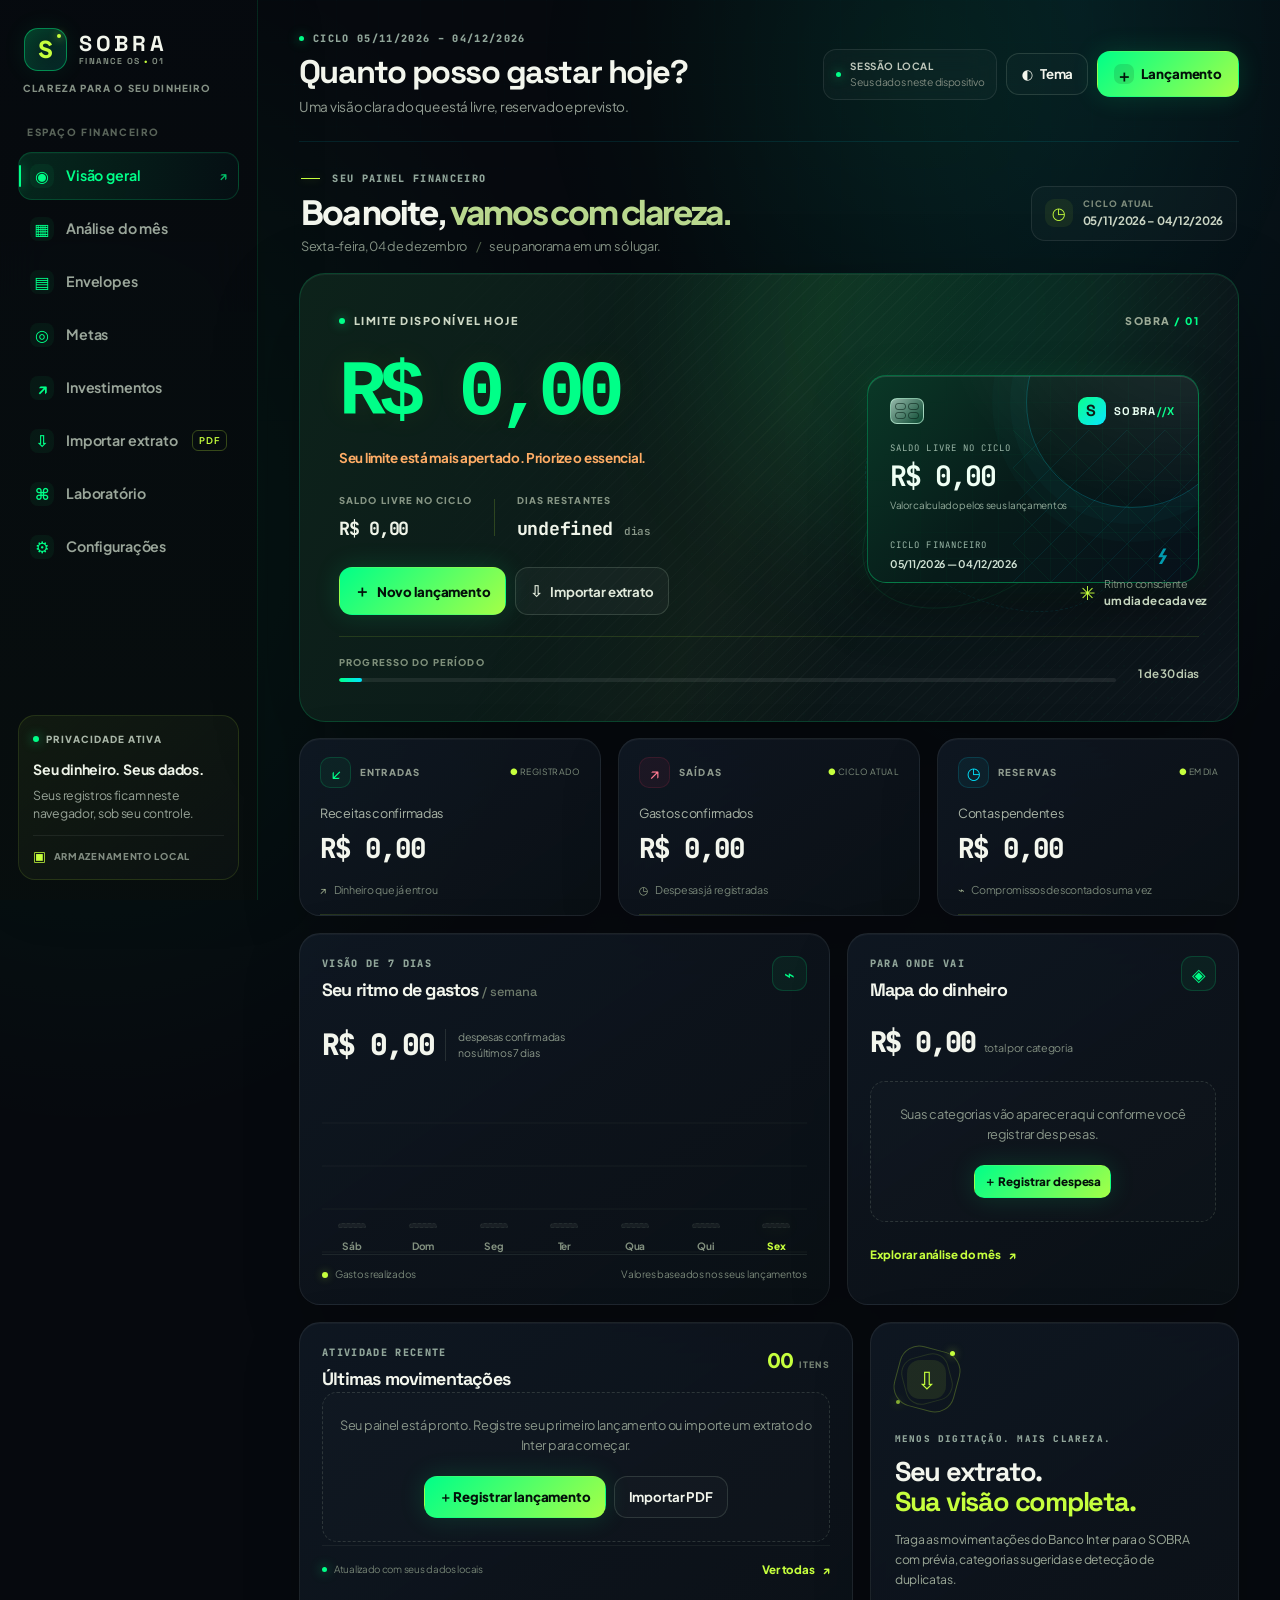
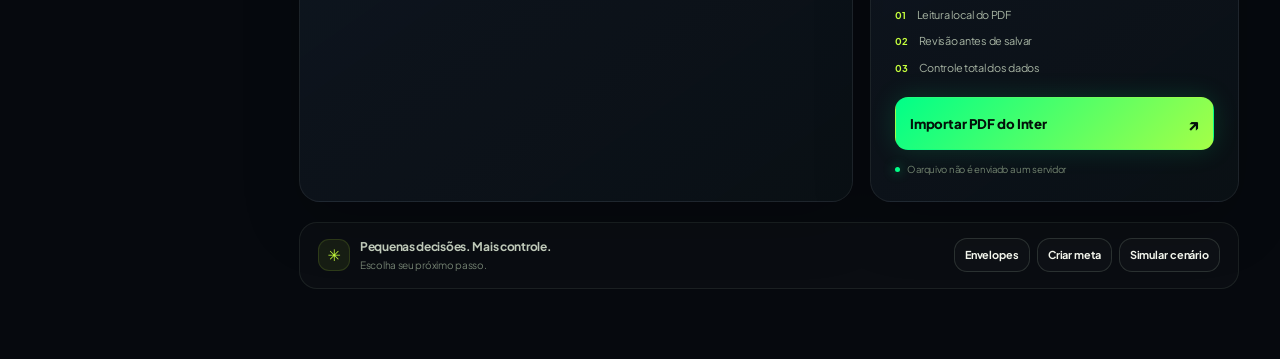
<file: SOBRA_VAULT_com_importar_extrato/SOBRA_Quantum (1).html>
<!doctype html>
<html lang="pt-BR">
<head>
<meta charset="utf-8">
<meta name="viewport" content="width=device-width, initial-scale=1">
<meta name="theme-color" content="#06090e">
<meta name="description" content="SOBRA: controle financeiro pessoal, ciclo mensal, metas e importação revisável de extratos.">
<link rel="preconnect" href="https://fonts.googleapis.com">
<link rel="preconnect" href="https://fonts.gstatic.com" crossorigin>
<link href="https://fonts.googleapis.com/css2?family=Plus+Jakarta+Sans:wght@400;500;600;700;800&family=JetBrains+Mono:wght@400;500;700&family=Space+Grotesk:wght@500;600;700&display=swap" rel="stylesheet">
<title>SOBRA // X — Quantum Finance OS</title>
<style>
:root{--bg:#0e1110;--surface:#161a18;--surface2:#1f2421;--text:#f2f1ea;--muted:#b8beb8;--green:#c6ff3d;--green-dark:#3f7d00;--orange:#ff8a3d;--red:#ff4d4d;--line:#343b36;--radius:22px;--shadow:0 12px 35px #0003}
*{box-sizing:border-box}html{scroll-behavior:smooth}body{margin:0;background:var(--bg);color:var(--text);font:16px/1.5 system-ui,-apple-system,Segoe UI,sans-serif}button,input,select,textarea{font:inherit}button{cursor:pointer;border:1px solid var(--line);border-radius:13px;padding:11px 15px;background:var(--surface2);color:var(--text);font-weight:650}button:hover{filter:brightness(1.15)}button:focus-visible,input:focus-visible,select:focus-visible,textarea:focus-visible,a:focus-visible{outline:3px solid var(--green);outline-offset:2px}.primary{background:var(--green);color:#12150f;border-color:var(--green)}.danger{border-color:#8b3535;color:#ffb0b0}.soft{background:transparent}.small{font-size:.88rem;padding:8px 11px}.muted{color:var(--muted)}.positive{color:var(--green)}.warning{color:var(--orange)}.negative{color:var(--red)}.money{font-variant-numeric:tabular-nums;font-family:ui-monospace,SFMono-Regular,Consolas,monospace;letter-spacing:-.04em}.app{max-width:1440px;margin:auto;display:grid;grid-template-columns:245px minmax(0,1fr);min-height:100vh}.sidebar{padding:25px 17px;border-right:1px solid var(--line);background:#111412;position:sticky;top:0;height:100vh;display:flex;flex-direction:column;gap:22px}.brand{font-size:1.7rem;letter-spacing:.14em;font-weight:900}.brand span{color:var(--green)}.tagline{font-size:.82rem;color:var(--muted);margin-top:-18px}.nav{display:grid;gap:7px}.nav button{text-align:left;background:transparent;border-color:transparent;padding:12px 13px;color:var(--muted)}.nav button.active{background:#293020;color:var(--green);border-color:#465331}.side-note{margin-top:auto;padding:14px;background:var(--surface);border-radius:15px;font-size:.82rem;color:var(--muted)}main{padding:30px clamp(16px,3vw,42px) 90px;min-width:0}.topbar{display:flex;justify-content:space-between;align-items:center;gap:15px;margin-bottom:25px}.eyebrow{text-transform:uppercase;letter-spacing:.12em;font-size:.75rem;color:var(--muted);font-weight:750}.topbar h1{font-size:clamp(1.8rem,3vw,2.7rem);line-height:1.1;margin:6px 0}.top-actions{display:flex;gap:8px;flex-wrap:wrap}.grid{display:grid;gap:16px}.grid.two{grid-template-columns:repeat(2,minmax(0,1fr))}.grid.three{grid-template-columns:repeat(3,minmax(0,1fr))}.grid.four{grid-template-columns:repeat(4,minmax(0,1fr))}.card{background:var(--surface);border:1px solid var(--line);border-radius:var(--radius);padding:21px;min-width:0;box-shadow:var(--shadow)}.card h2,.card h3{margin:0 0 12px}.card h2{font-size:1.1rem}.card h3{font-size:1rem}.hero{background:radial-gradient(ellipse at 90% 0%,#31421b 0,transparent 48%),var(--surface);border-color:#465331;padding:clamp(22px,4vw,38px);position:relative;overflow:hidden}.hero-value{font-size:clamp(2.8rem,7vw,5rem);font-weight:850;letter-spacing:-.075em;line-height:1.15;margin:10px 0}.hero-sub{color:var(--muted);max-width:640px}.hero-row{display:flex;justify-content:space-between;align-items:end;gap:15px;flex-wrap:wrap}.pill{display:inline-flex;align-items:center;gap:7px;border:1px solid var(--line);border-radius:99px;padding:6px 10px;font-size:.8rem;color:var(--muted)}.stat{font-size:1.65rem;font-weight:800;margin:6px 0}.section-head{display:flex;align-items:center;justify-content:space-between;gap:12px;margin:27px 0 13px}.section-head h2{margin:0;font-size:1.2rem}.stack{display:grid;gap:12px}.rowitem{display:flex;align-items:center;justify-content:space-between;gap:14px;padding:13px 0;border-bottom:1px solid var(--line)}.rowitem:last-child{border-bottom:0}.rowitem strong{display:block}.rowitem small{display:block;color:var(--muted)}.row-actions{display:flex;align-items:center;gap:8px;flex-wrap:wrap;justify-content:flex-end}.formgrid{display:grid;grid-template-columns:repeat(2,minmax(0,1fr));gap:13px}.field{display:grid;gap:6px}.field.full{grid-column:1/-1}.field label{font-size:.88rem;color:var(--muted);font-weight:650}.field input,.field select,.field textarea{width:100%;background:#0f1210;color:var(--text);border:1px solid #465049;border-radius:12px;padding:12px;min-width:0}.field input[type=checkbox]{width:20px;height:20px;accent-color:var(--green)}.field textarea{min-height:90px}.form-actions{display:flex;gap:9px;flex-wrap:wrap;margin-top:16px}.empty{padding:24px;text-align:center;border:1px dashed #465049;border-radius:15px;color:var(--muted)}.progress{height:9px;border-radius:99px;background:#303631;overflow:hidden;margin:12px 0}.progress span{height:100%;display:block;background:var(--green);border-radius:99px}.barlist{display:grid;gap:14px}.barrow{display:grid;grid-template-columns:minmax(80px,140px) 1fr auto;gap:12px;align-items:center}.bar{height:10px;background:#303631;border-radius:99px;overflow:hidden}.bar span{height:100%;display:block;background:var(--green)}.chart{width:100%;height:auto;display:block}.chart text{fill:var(--muted);font-size:11px}.chart .line{fill:none;stroke:var(--green);stroke-width:3}.chart .gridline{stroke:#343b36;stroke-width:1}.notice{padding:13px 15px;border-radius:13px;background:#25291f;border:1px solid #465331;color:#dce8c3;margin:12px 0}.notice.warn{background:#30251c;border-color:#704522;color:#ffd4b3}.notice.bad{background:#321e1e;border-color:#7b3535;color:#ffc0c0}.tablewrap{overflow-x:auto}table{border-collapse:collapse;width:100%;min-width:530px}th,td{text-align:left;padding:12px 10px;border-bottom:1px solid var(--line)}th{color:var(--muted);font-size:.82rem}td:last-child,th:last-child{text-align:right}.mobile-nav{display:none}.toast{position:fixed;bottom:22px;left:50%;transform:translateX(-50%);background:var(--green);color:#10140b;padding:12px 18px;border-radius:13px;font-weight:750;box-shadow:var(--shadow);z-index:10;display:none;max-width:90vw}.modal-backdrop{position:fixed;inset:0;background:#0009;display:none;align-items:center;justify-content:center;padding:16px;z-index:20}.modal{width:min(650px,100%);max-height:90vh;overflow:auto;background:var(--surface);border:1px solid var(--line);border-radius:22px;padding:22px}.modalhead{display:flex;justify-content:space-between;gap:12px;align-items:center;margin-bottom:15px}.modalhead h2{margin:0}.footnote{font-size:.82rem;color:var(--muted);line-height:1.6}.badge{font-size:.76rem;border-radius:8px;padding:4px 7px;background:#2b302b;color:var(--muted)}.badge.ok{color:var(--green)}.badge.late{color:var(--red);background:#321e1e}.hidden{display:none!important}
body.light{--bg:#f4f3ec;--surface:#fffefa;--surface2:#eeeee6;--text:#1a2118;--muted:#4d584c;--line:#d5d9cf;--green:#3f7d00;--green-dark:#3f7d00;--orange:#a84a00;--red:#bd2020;background:var(--bg)}body.light .sidebar{background:#eaece3}body.light .nav button.active{background:#e0ebd4;color:#315d00}body.light .field input,body.light .field select,body.light .field textarea{background:#fff;color:#1a2118;border-color:#aeb7a7}body.light .hero{background:radial-gradient(ellipse at 90% 0%,#e4efcf 0,transparent 48%),var(--surface);border-color:#a8bf8b}body.light .notice{background:#eff5e5;color:#253b17}body.light .notice.warn{background:#fff0e3;color:#713900}body.light .notice.bad{background:#fff0f0;color:#7c1515}
@media(max-width:900px){.app{grid-template-columns:1fr}.sidebar{display:none}main{padding:22px 16px 100px}.mobile-nav{position:fixed;z-index:15;bottom:0;left:0;right:0;display:flex;justify-content:space-around;gap:3px;padding:8px 5px calc(8px + env(safe-area-inset-bottom));background:#111412f5;border-top:1px solid var(--line);backdrop-filter:blur(15px)}.mobile-nav button{font-size:.72rem;padding:9px 6px;border:0;background:transparent;display:grid;justify-items:center;gap:2px;color:var(--muted);flex:1}.mobile-nav button.active{color:var(--green)}.mobile-nav b{font-size:1.1rem}.grid.four{grid-template-columns:repeat(2,minmax(0,1fr))}.topbar{align-items:flex-start}.top-actions .optional{display:none}}
@media(max-width:560px){.grid.two,.grid.three{grid-template-columns:1fr}.hero-value{font-size:3rem}.card{padding:17px;border-radius:18px}.formgrid{grid-template-columns:1fr}.field.full{grid-column:auto}.topbar{display:block}.top-actions{margin-top:15px}.barrow{grid-template-columns:90px 1fr}.barrow .barvalue{grid-column:2;text-align:right;margin-top:-10px}.rowitem{align-items:flex-start}.row-actions{gap:5px}.stat{font-size:1.45rem}.hero-row{align-items:flex-start}}
@media(prefers-reduced-motion:reduce){*{scroll-behavior:auto!important;transition:none!important;animation:none!important}}
table input:not([type="checkbox"]),table select{background:#0f1210;color:var(--text);border:1px solid #465049;border-radius:9px;padding:8px;min-width:95px}table input[type="checkbox"]{width:20px;height:20px;accent-color:var(--green)}body.light table input:not([type="checkbox"]),body.light table select{background:#fff;color:#1a2118;border-color:#aeb7a7}</style>

<style id="sobra-future-theme">
:root{--bg:#090d0b;--surface:rgba(20,26,22,.88);--surface2:#1c241e;--text:#f3f6ed;--muted:#a4aea4;--green:#c6ff3d;--green-dark:#3f7d00;--orange:#ffad66;--red:#ff6767;--line:rgba(178,205,177,.13);--radius:24px;--shadow:0 24px 65px rgba(0,0,0,.22);--pointer-x:72%;--pointer-y:8%;color-scheme:dark}
html{background:var(--bg);scroll-behavior:smooth}body{min-height:100vh;background:radial-gradient(ellipse at 74% -8%,rgba(124,166,59,.105),transparent 35%),radial-gradient(ellipse at 2% 55%,rgba(65,101,66,.10),transparent 35%),var(--bg);color:var(--text);font-family:Inter,ui-sans-serif,system-ui,-apple-system,"Segoe UI",sans-serif;letter-spacing:-.012em;overflow-x:hidden}
body:before{content:"";position:fixed;inset:0;z-index:0;pointer-events:none;opacity:.22;background-image:linear-gradient(rgba(178,205,177,.045) 1px,transparent 1px),linear-gradient(90deg,rgba(178,205,177,.045) 1px,transparent 1px);background-size:54px 54px;mask-image:linear-gradient(to bottom,black,transparent 85%)}
body:after{content:"";position:fixed;inset:0;z-index:0;pointer-events:none;background:radial-gradient(500px circle at var(--pointer-x) var(--pointer-y),rgba(198,255,61,.055),transparent 72%)}
.app{position:relative;z-index:1;max-width:1680px;grid-template-columns:258px minmax(0,1fr);gap:0;margin:0 auto}
.sidebar{position:sticky;top:0;height:100vh;padding:28px 18px 20px;background:linear-gradient(180deg,rgba(15,20,16,.97),rgba(11,15,12,.92));border-right:1px solid rgba(198,255,61,.11);box-shadow:18px 0 55px rgba(0,0,0,.09);backdrop-filter:blur(18px);gap:0;overflow-y:auto}
.brand{display:flex;align-items:center;gap:12px;margin:0 6px 7px;font-size:1rem;letter-spacing:0;font-weight:900}.brand-symbol{width:43px;height:43px;flex:0 0 43px;display:grid;place-items:center;border:1px solid rgba(198,255,61,.52);border-radius:14px;background:linear-gradient(135deg,rgba(198,255,61,.17),rgba(198,255,61,.025));color:var(--green)!important;font-weight:950;font-size:1.45rem;box-shadow:inset 0 0 22px rgba(198,255,61,.06),0 0 22px rgba(198,255,61,.07);position:relative}.brand-symbol:after{content:"";position:absolute;right:5px;top:5px;width:4px;height:4px;background:var(--green);border-radius:50%;box-shadow:0 0 8px var(--green)}.brand .brand-lockup{display:flex;flex-direction:column;gap:2px;font-size:1.42rem;letter-spacing:.16em;line-height:1.04;color:#f3f6ed}.brand-lockup small{font-size:.54rem;letter-spacing:.16em;color:#818d80;font-weight:750}.brand-lockup small i{font-style:normal;color:var(--green)}.tagline{margin:3px 5px 29px;color:#849084;font-size:.61rem;line-height:1.5;letter-spacing:.12em;font-weight:800}.nav-caption{margin:0 9px 12px;color:#596459;font-size:.62rem;font-weight:850;letter-spacing:.16em}.nav{display:grid;gap:5px}.nav button{position:relative;display:flex;align-items:center;gap:12px;text-align:left;width:100%;min-height:46px;padding:11px 11px;border-radius:14px;background:transparent;border:1px solid transparent;color:#9aa69a;font-size:.89rem;font-weight:650;transition:background .2s ease,border-color .2s ease,color .2s ease,transform .2s ease;overflow:hidden}.nav button:before{content:"";position:absolute;left:0;top:12px;bottom:12px;width:2px;border-radius:5px;background:transparent;transition:background .2s ease}.nav button:hover{background:rgba(255,255,255,.035);color:#eef5e8;transform:translateX(2px)}.nav button.active{background:linear-gradient(100deg,rgba(198,255,61,.13),rgba(198,255,61,.025));border-color:rgba(198,255,61,.14);color:var(--green);box-shadow:inset 0 1px rgba(255,255,255,.025)}.nav button.active:before{background:var(--green);box-shadow:0 0 12px rgba(198,255,61,.8)}.nav-icon{display:grid;place-items:center;width:24px;height:24px;flex:0 0 24px;border-radius:8px;background:rgba(255,255,255,.035);color:#8d998d;font-size:1rem}.nav button.active .nav-icon{background:rgba(198,255,61,.12);color:var(--green)}.nav-tail{margin-left:auto;font-size:.77rem;opacity:.72}.nav-tag{margin-left:auto;padding:3px 6px;border:1px solid rgba(198,255,61,.25);border-radius:6px;color:var(--green);font-size:.58rem;letter-spacing:.09em}.side-note{margin-top:auto;padding:16px 14px 13px;background:linear-gradient(140deg,rgba(198,255,61,.055),rgba(255,255,255,.018));border:1px solid rgba(198,255,61,.12);border-radius:17px;color:#97a397;font-size:.77rem;line-height:1.5}.side-note-kicker{display:flex;align-items:center;gap:7px;color:#a9b6a8;font-size:.61rem;font-weight:850;letter-spacing:.1em;margin-bottom:12px}.status-dot,.header-status-dot,.live-dot{display:inline-block;width:6px;height:6px;flex:0 0 6px;border-radius:50%;background:var(--green);box-shadow:0 0 11px rgba(198,255,61,.6)}.side-note strong{display:block;color:#eef4e8;font-size:.88rem;letter-spacing:-.015em}.side-note p{margin:6px 0 12px}.local-status{display:flex;align-items:center;gap:7px;border-top:1px solid rgba(255,255,255,.065);padding-top:10px;color:#7f8a7f;font-size:.59rem;letter-spacing:.075em;font-weight:800}.local-status span{color:var(--green);font-size:.85rem}
main{padding:31px clamp(22px,3.2vw,52px) 70px;min-width:0}.topbar{display:flex;justify-content:space-between;align-items:center;gap:22px;margin:0 0 29px;padding:0 0 23px;border-bottom:1px solid rgba(180,200,177,.1)}.topbar-copy{min-width:0}.eyebrow{color:#879487;font-size:.64rem;font-weight:850;letter-spacing:.16em;line-height:1.5}.header-cycle{display:flex;align-items:center;gap:9px;color:#9ba79a}.header-status-dot{width:5px;height:5px;flex-basis:5px}.topbar h1{font-size:clamp(1.62rem,2.55vw,2.35rem);line-height:1.13;letter-spacing:-.065em;font-weight:760;margin:8px 0 6px}.topbar .muted{font-size:.85rem;color:#939e93}.top-actions{display:flex;align-items:center;gap:9px;flex-shrink:0}.privacy-pill{display:flex;align-items:center;gap:9px;border:1px solid rgba(180,200,177,.13);background:rgba(255,255,255,.025);padding:9px 12px;border-radius:13px}.privacy-pill>span:last-child{display:grid;gap:1px}.privacy-pill b{font-size:.62rem;color:#c0c9bd;letter-spacing:.06em}.privacy-pill small{font-size:.65rem;color:#7f8a7f}.privacy-pill .status-dot{width:5px;height:5px;flex-basis:5px}button{position:relative;border:1px solid rgba(185,206,181,.17);border-radius:13px;padding:10px 14px;background:rgba(255,255,255,.035);color:var(--text);font-size:.83rem;font-weight:690;letter-spacing:-.01em;transition:transform .18s ease,border-color .18s ease,background .18s ease,box-shadow .18s ease;box-shadow:none}button:hover{filter:none;transform:translateY(-1px);border-color:rgba(198,255,61,.36);background-color:rgba(255,255,255,.06)}button:active{transform:translateY(0) scale(.985)}button:focus-visible,input:focus-visible,select:focus-visible,textarea:focus-visible,a:focus-visible{outline:2px solid var(--green);outline-offset:3px}.primary{background:var(--green);color:#11170b;border-color:var(--green);box-shadow:0 7px 24px rgba(198,255,61,.13);font-weight:800}.primary:hover{background:#d5ff71;color:#10160a;box-shadow:0 8px 28px rgba(198,255,61,.22)}.theme-button{display:flex;align-items:center;gap:7px}.quick-add-button{display:flex;align-items:center;gap:7px;padding:12px 16px}.plus-glyph{display:inline-grid;place-items:center;width:20px;height:20px;border-radius:7px;background:rgba(10,15,5,.12);font-size:1rem}.soft{background:rgba(255,255,255,.018)}.small{padding:7px 9px;font-size:.73rem;border-radius:10px}.muted{color:var(--muted)}.positive{color:var(--green)}.warning{color:var(--orange)}.negative{color:var(--red)}.money{font-family:ui-monospace,SFMono-Regular,Consolas,monospace;font-variant-numeric:tabular-nums;letter-spacing:-.06em}.grid{display:grid;gap:17px}.grid.two{grid-template-columns:repeat(2,minmax(0,1fr))}.grid.three{grid-template-columns:repeat(3,minmax(0,1fr))}.grid.four{grid-template-columns:repeat(4,minmax(0,1fr))}.card{position:relative;min-width:0;padding:22px;background:linear-gradient(145deg,rgba(25,32,27,.91),rgba(17,23,19,.92));border:1px solid rgba(180,204,176,.12);border-radius:21px;box-shadow:0 18px 60px rgba(0,0,0,.15),inset 0 1px rgba(255,255,255,.025);overflow:hidden;transition:transform .24s ease,border-color .24s ease,box-shadow .24s ease;animation:card-rise .5s both}.card:hover{border-color:rgba(198,255,61,.21);box-shadow:0 22px 65px rgba(0,0,0,.2),0 0 28px rgba(198,255,61,.025),inset 0 1px rgba(255,255,255,.035)}.card h2,.card h3{margin:0 0 12px}.card h2{font-size:1.1rem;font-weight:730;letter-spacing:-.04em}.card h3{font-size:1rem;font-weight:720}.section-head{display:flex;align-items:center;justify-content:space-between;gap:12px;margin:27px 0 13px}.section-head h2{margin:0;font-size:1.15rem;letter-spacing:-.035em}.pill,.badge{display:inline-flex;align-items:center;gap:7px;border:1px solid rgba(180,204,176,.13);border-radius:99px;padding:6px 10px;background:rgba(255,255,255,.025);font-size:.72rem;color:#aab6a9}.badge{border-radius:7px;padding:4px 7px;font-size:.68rem}.badge.ok{color:var(--green);background:rgba(198,255,61,.055)}.badge.late{color:var(--red);background:rgba(255,77,77,.08);border-color:rgba(255,77,77,.2)}.hero{padding:0;background:transparent;border:0;border-radius:0;box-shadow:none;overflow:visible}.future-hero{position:relative;isolation:isolate;overflow:hidden;padding:clamp(24px,3.2vw,39px);border-radius:26px;border:1px solid rgba(198,255,61,.23);background:linear-gradient(118deg,rgba(25,37,26,.98) 0%,rgba(19,29,21,.98) 52%,rgba(14,21,16,.96) 100%);box-shadow:0 30px 80px rgba(0,0,0,.24),inset 0 1px rgba(255,255,255,.05);animation:hero-arrive .65s both}.future-hero:after{content:"";position:absolute;inset:0;z-index:-1;pointer-events:none;background:linear-gradient(112deg,transparent 28%,rgba(198,255,61,.035) 48%,transparent 64%),repeating-linear-gradient(135deg,rgba(255,255,255,.018) 0,rgba(255,255,255,.018) 1px,transparent 1px,transparent 9px);mask-image:linear-gradient(90deg,transparent,#000 55%,#000)}.hero-glow{position:absolute;z-index:-1;top:-190px;right:8%;width:450px;height:450px;border-radius:50%;background:rgba(151,205,43,.09);filter:blur(70px);pointer-events:none}.hero-grid-texture{position:absolute;inset:0;z-index:-1;pointer-events:none;background-image:radial-gradient(rgba(198,255,61,.17) .75px,transparent .75px);background-size:16px 16px;opacity:.12;mask-image:linear-gradient(90deg,transparent,black)}.hero-topline{display:flex;justify-content:space-between;align-items:center;gap:15px;position:relative;z-index:1}.hero-label{display:flex;align-items:center;gap:9px;color:#ced9c6;font-size:.68rem;font-weight:850;letter-spacing:.135em}.live-dot{width:6px;height:6px;flex-basis:6px;animation:live-pulse 2.3s infinite}.hero-index{font-size:.66rem;letter-spacing:.14em;color:#9eac98;font-weight:850}.hero-index b{color:var(--green);font-weight:900}.hero-main{display:grid;grid-template-columns:minmax(0,1.15fr) minmax(230px,.75fr);align-items:center;gap:20px;position:relative;z-index:1}.hero-copy{padding:16px 0 13px}.hero-value{font-size:clamp(3.2rem,6.1vw,5.7rem);line-height:1.05;font-weight:820;letter-spacing:-.09em;margin:8px 0 13px;text-shadow:0 0 35px rgba(198,255,61,.07);white-space:nowrap}.hero-sub{color:#aebca8;font-size:.84rem;line-height:1.5}.hero-sub .negative,.hero-sub .warning,.hero-sub .positive{font-weight:700}.hero-mini-stats{display:flex;align-items:center;gap:22px;margin-top:25px}.hero-mini-stats>div:not(.hero-mini-divider){display:grid;gap:7px}.hero-mini-stats small{font-size:.59rem;letter-spacing:.115em;font-weight:850;color:#869584}.hero-mini-stats strong{font-size:1.14rem;font-weight:720;color:#f0f5e9}.hero-mini-stats em{font-size:.68rem;font-style:normal;color:#899889;font-weight:550}.hero-mini-divider{width:1px;height:37px;background:rgba(198,255,61,.18)}.hero-actions{display:flex;gap:9px;flex-wrap:wrap;margin-top:25px}.hero-actions button{padding:11px 14px}.hero-actions button>span{font-size:1rem;margin-right:5px}.hero-secondary{background:rgba(255,255,255,.035);border-color:rgba(207,226,202,.16);color:#e1eadb}.hero-visual{min-height:240px;position:relative;display:flex;align-items:center;justify-content:center;flex-direction:column}.cycle-ring{width:min(240px,100%);max-height:235px;overflow:visible;filter:drop-shadow(0 0 20px rgba(198,255,61,.06));position:relative;z-index:2}.ring-track{fill:none;stroke:rgba(210,230,201,.12);stroke-width:2}.ring-progress{fill:none;stroke:url(#cycleRingGradient);stroke-width:3.4;stroke-linecap:round;transition:stroke-dashoffset 1s ease}.ring-core{fill:rgba(5,12,7,.28);stroke:rgba(198,255,61,.1);stroke-width:1}.ring-number{font-size:27px;fill:#e8f4d5;font-weight:780;letter-spacing:-1.5px}.ring-caption{font-size:8px;fill:#8d9c87;letter-spacing:2.2px;font-weight:800}.orbit{position:absolute;border:1px solid rgba(198,255,61,.085);border-radius:50%;pointer-events:none}.orbit-one{width:224px;height:224px;transform:rotate(-22deg) scaleX(1.25)}.orbit-two{width:190px;height:190px;transform:rotate(43deg) scaleX(1.22);border-style:dashed;animation:orbit-turn 35s linear infinite}.visual-caption{position:absolute;bottom:0;right:0;display:flex;align-items:center;gap:9px;font-size:.67rem;color:#819180;line-height:1.5}.visual-caption b{color:#c6d6bf;font-size:.72rem}.visual-caption-mark{font-size:1.2rem;color:var(--green)}.hero-bottomline{display:grid;grid-template-columns:1fr auto;align-items:end;gap:22px;margin-top:8px;padding-top:18px;border-top:1px solid rgba(198,255,61,.13);position:relative;z-index:1}.hero-bottomline>div{display:grid;gap:9px}.hero-bottomline span{color:#7e8f7a;font-size:.59rem;letter-spacing:.12em;font-weight:850}.hero-bottomline strong{color:#bac9b1;font-size:.72rem;font-weight:650}.hero-progress{height:4px;border-radius:20px;background:rgba(255,255,255,.09);overflow:hidden}.hero-progress i{display:block;height:100%;background:linear-gradient(90deg,#c6ff3d,#89b72a);box-shadow:0 0 12px rgba(198,255,61,.38);border-radius:20px;transition:width .8s ease}.summary-grid{margin-top:16px}.stat-card{padding:18px 20px 17px;background:linear-gradient(140deg,rgba(24,31,26,.88),rgba(15,20,17,.94))}.stat-top{display:flex;align-items:center;gap:9px;margin-bottom:16px}.stat-icon{display:grid;place-items:center;width:31px;height:31px;border:1px solid rgba(198,255,61,.14);background:rgba(198,255,61,.06);border-radius:10px;color:var(--green);font-size:1rem}.stat-overline{font-size:.6rem;letter-spacing:.12em;color:#8f9b8e;font-weight:850}.stat-state{margin-left:auto;color:#82917f;font-size:.54rem;letter-spacing:.045em;white-space:nowrap}.stat-state:first-letter{color:var(--green)}.stat-state.is-warn{color:var(--orange)}.stat-label{color:#aab5a7;font-size:.79rem}.stat-number{font-size:clamp(1.35rem,2.15vw,1.85rem);font-weight:760;letter-spacing:-.07em;margin-top:5px;white-space:nowrap}.stat-foot{display:flex;align-items:center;gap:7px;margin-top:13px;color:#788678;font-size:.67rem}.stat-foot-icon{color:#9faf8f}.stat-corner-line{position:absolute;bottom:0;left:20px;right:20px;height:1px;background:linear-gradient(90deg,rgba(198,255,61,.38),transparent 65%);opacity:.4}.dashboard-lower{grid-template-columns:minmax(0,1.15fr) minmax(320px,.85fr);gap:17px;margin-top:17px}.lower-secondary{grid-template-columns:minmax(0,1.2fr) minmax(300px,.8fr);margin-top:17px}.card-heading{display:flex;align-items:flex-start;justify-content:space-between;gap:12px}.card-heading h2{font-size:1.12rem;margin:5px 0 0}.title-period{color:#6e7b6c;font-size:.8rem;font-weight:500;letter-spacing:0}.card-heading-icon{display:grid;place-items:center;width:35px;height:35px;border-radius:11px;color:var(--green);background:rgba(198,255,61,.055);border:1px solid rgba(198,255,61,.13);font-size:1.1rem}.trend-total{display:flex;align-items:center;gap:12px;margin-top:19px}.trend-total>strong{font-size:1.85rem;font-weight:790;letter-spacing:-.07em}.trend-total>span{border-left:1px solid rgba(180,200,177,.15);padding-left:12px;font-size:.66rem;line-height:1.5;color:#899688}.week-chart{height:174px;display:grid;grid-template-columns:repeat(7,minmax(0,1fr));gap:10px;align-items:stretch;margin-top:14px;padding-top:17px;border-bottom:1px solid rgba(180,200,177,.1);background:repeating-linear-gradient(to bottom,transparent 0,transparent 41px,rgba(180,200,177,.055) 42px,transparent 43px)}.week-bar{display:grid;grid-template-rows:20px 1fr 19px;align-items:end;gap:7px;min-width:0;padding:0;background:transparent;border:0;border-radius:0;overflow:visible;box-shadow:none;color:#82907e}.week-bar:hover{background:transparent;border-color:transparent;transform:none;box-shadow:none}.bar-value{opacity:0;white-space:nowrap;overflow:hidden;text-overflow:ellipsis;font-size:.57rem;text-align:center;color:#c8d8bd;transition:opacity .2s}.week-bar:hover .bar-value,.week-bar:focus-visible .bar-value{opacity:1}.bar-track{height:100%;display:flex;align-items:flex-end;justify-content:center;min-height:0;background:transparent}.bar-track i{display:block;width:min(100%,28px);height:var(--bar-height);min-height:4px;border-radius:6px 6px 2px 2px;background:linear-gradient(180deg,rgba(198,255,61,.42),rgba(198,255,61,.1));border:1px solid rgba(198,255,61,.13);transition:height .5s ease,filter .2s ease,background .2s ease}.week-bar:hover .bar-track i,.week-bar:focus-visible .bar-track i{filter:brightness(1.5);background:linear-gradient(180deg,rgba(198,255,61,.8),rgba(198,255,61,.2))}.week-bar.is-today .bar-track i{background:linear-gradient(180deg,#c6ff3d,rgba(198,255,61,.28));border-color:rgba(198,255,61,.65);box-shadow:0 0 18px rgba(198,255,61,.09)}.week-bar.is-empty .bar-track i{background:rgba(180,200,177,.075);border-color:rgba(180,200,177,.08);border-style:dashed}.bar-day{text-align:center;text-transform:capitalize;font-size:.63rem;color:#82907f}.week-bar.is-today .bar-day{color:var(--green);font-weight:850}.chart-footnote{display:flex;justify-content:space-between;gap:8px;margin-top:12px;color:#788678;font-size:.63rem}.chart-footnote>span:first-child{display:flex;align-items:center;gap:7px}.legend-dot{width:6px;height:6px;border-radius:50%;background:var(--green);box-shadow:0 0 9px rgba(198,255,61,.4)}.category-total{display:flex;align-items:baseline;gap:9px;margin:17px 0 18px}.category-total strong{font-size:1.78rem;font-weight:790;letter-spacing:-.07em}.category-total span{font-size:.67rem;color:#839082}.category-bars{display:grid;gap:15px}.category-line-head{display:flex;justify-content:space-between;align-items:center;gap:8px;margin-bottom:7px;font-size:.76rem}.category-line-head>span{display:flex;align-items:center;gap:8px;color:#b7c2b3}.category-line-head strong{font-size:.73rem;color:#d6e0d0}.category-dot{display:inline-block;width:7px;height:7px;border-radius:3px;background:var(--green);box-shadow:0 0 8px rgba(198,255,61,.15)}.dot-2{background:#9dbd65}.dot-3{background:#6d8c56}.dot-4{background:#d6e7b4}.category-track{height:4px;border-radius:20px;background:rgba(255,255,255,.06);overflow:hidden}.cat-fill{display:block;height:100%;border-radius:20px;background:linear-gradient(90deg,#c6ff3d,#8dbd2c);transition:width .7s ease}.fill-2{background:linear-gradient(90deg,#9dbd65,#7e9f4c)}.fill-3{background:linear-gradient(90deg,#6d8c56,#4d6c43)}.fill-4{background:linear-gradient(90deg,#d6e7b4,#a4bc86)}.category-percent{margin-top:5px;color:#718071;font-size:.6rem}.text-action{background:transparent;border:0;box-shadow:none;color:var(--green);padding:5px 0;font-size:.72rem;font-weight:760}.text-action:hover{background:transparent;border:0;box-shadow:none;color:#d7ff83;transform:translateX(2px)}.text-action span{margin-left:5px}.category-card>.text-action{margin-top:19px}.recent-card{padding-bottom:12px}.activity-count{display:flex;align-items:baseline;gap:6px;color:var(--green);font-size:1.25rem;font-weight:800;letter-spacing:-.05em}.activity-count small{font-size:.55rem;color:#758273;letter-spacing:.1em}.transaction-list{margin-top:12px}.transaction-row{display:grid;grid-template-columns:38px minmax(0,1fr) auto;align-items:center;gap:12px;padding:13px 0;border-bottom:1px solid rgba(180,200,177,.075)}.transaction-row:last-child{border-bottom:0}.tx-symbol{display:grid;place-items:center;width:36px;height:36px;border:1px solid rgba(180,200,177,.12);border-radius:12px;background:rgba(255,255,255,.025);font-size:1rem;color:#b0bca9}.tx-positive{color:var(--green);border-color:rgba(198,255,61,.15);background:rgba(198,255,61,.055)}.tx-expense{color:#ffad66;border-color:rgba(255,173,102,.14);background:rgba(255,173,102,.045)}.tx-invest{color:#d5e4bc;border-color:rgba(198,255,61,.14);background:rgba(198,255,61,.035)}.tx-description{min-width:0;display:grid;gap:4px}.tx-description strong{font-size:.79rem;font-weight:710;white-space:nowrap;overflow:hidden;text-overflow:ellipsis;color:#e1e9db}.tx-description>span{font-size:.64rem;color:#7f8d7d;white-space:normal}.tx-description>span i{font-style:normal;color:#536451;padding:0 2px}.pending-label{font-size:.53rem;font-style:normal;letter-spacing:.08em;color:var(--orange);padding:2px 4px;border-radius:4px;background:rgba(255,173,102,.08);margin-left:4px}.tx-amount{text-align:right;min-width:0}.tx-amount>strong{font-size:.78rem;white-space:nowrap}.tx-controls{display:flex;gap:4px;justify-content:flex-end;opacity:.12;transition:opacity .18s ease;margin-top:5px}.transaction-row:hover .tx-controls,.transaction-row:focus-within .tx-controls{opacity:1}.tx-controls button{font-size:.6rem;padding:4px 6px;border-radius:7px}.recent-footer{display:flex;justify-content:space-between;align-items:center;gap:8px;border-top:1px solid rgba(180,200,177,.075);padding-top:10px;margin-top:3px}.recent-footer>span{display:flex;align-items:center;gap:7px;font-size:.62rem;color:#748274}.recent-footer .status-dot{width:5px;height:5px;flex-basis:5px}.import-spotlight{background:radial-gradient(ellipse at 100% 0%,rgba(198,255,61,.095),transparent 48%),linear-gradient(145deg,rgba(23,32,23,.97),rgba(14,20,16,.97));border-color:rgba(198,255,61,.15);padding:24px}.import-orbit-mark{width:64px;height:64px;position:relative;display:grid;place-items:center;margin-bottom:22px}.import-orbit-mark:before,.import-orbit-mark:after{content:"";position:absolute;inset:1px;border:1px solid rgba(198,255,61,.26);border-radius:20px;transform:rotate(15deg)}.import-orbit-mark:after{inset:8px;border-radius:16px;transform:rotate(-15deg);border-color:rgba(198,255,61,.12)}.import-mark-inner{display:grid;place-items:center;width:39px;height:39px;border-radius:13px;background:rgba(198,255,61,.09);color:var(--green);font-size:1.5rem;z-index:1}.import-orbit-mark i,.import-orbit-mark b{position:absolute;width:5px;height:5px;border-radius:50%;background:var(--green);box-shadow:0 0 8px rgba(198,255,61,.6)}.import-orbit-mark i{right:4px;top:4px}.import-orbit-mark b{left:1px;bottom:7px;width:4px;height:4px;opacity:.65}.import-spotlight>.eyebrow{font-size:.58rem}.import-spotlight h2{font-size:1.7rem;line-height:1.1;letter-spacing:-.065em;margin:10px 0 12px}.import-spotlight h2 span{color:var(--green)}.import-spotlight p{color:#9ca998;font-size:.76rem;line-height:1.65;margin:0 0 16px}.import-feature-list{display:grid;gap:10px;margin:18px 0 21px}.import-feature-list span{display:flex;align-items:center;gap:10px;font-size:.68rem;color:#a7b4a3}.import-feature-list b{font-size:.59rem;color:var(--green);letter-spacing:.04em}.import-launch{display:flex;align-items:center;justify-content:space-between;width:100%;gap:8px;text-align:left;padding:13px 14px}.import-launch span{font-size:1.05rem}.import-privacy{display:flex;align-items:center;gap:7px;margin-top:12px;color:#748471;font-size:.6rem}.import-privacy .status-dot{width:5px;height:5px;flex-basis:5px}.quick-actions-strip{display:flex;justify-content:space-between;align-items:center;gap:18px;margin-top:20px;padding:15px 18px;border:1px solid rgba(180,200,177,.1);border-radius:18px;background:rgba(255,255,255,.018)}.quick-actions-strip>div:first-child{display:flex;align-items:center;gap:10px}.quick-actions-orb{display:grid;place-items:center;width:32px;height:32px;border-radius:11px;background:rgba(198,255,61,.07);border:1px solid rgba(198,255,61,.13);color:var(--green)}.quick-actions-strip strong,.quick-actions-strip small{display:block}.quick-actions-strip strong{font-size:.75rem;color:#c7d2c1}.quick-actions-strip small{font-size:.63rem;color:#748272;margin-top:2px}.quick-actions-buttons{display:flex;gap:7px;flex-wrap:wrap}.quick-actions-buttons button{font-size:.68rem;padding:8px 10px}.empty{padding:23px 17px;text-align:center;border:1px dashed rgba(180,200,177,.18);border-radius:15px;color:#899689;font-size:.8rem;background:rgba(255,255,255,.012)}.empty button{margin:8px 3px 0}.progress{height:6px;border-radius:99px;background:rgba(255,255,255,.07);overflow:hidden;margin:12px 0}.progress span{height:100%;display:block;background:linear-gradient(90deg,#c6ff3d,#83ad2e);border-radius:99px;box-shadow:0 0 13px rgba(198,255,61,.14)}.rowitem{display:flex;align-items:center;justify-content:space-between;gap:14px;padding:13px 0;border-bottom:1px solid rgba(180,200,177,.09)}.rowitem:last-child{border-bottom:0}.rowitem strong{display:block}.rowitem small{display:block;color:#8b978a}.row-actions{display:flex;align-items:center;gap:7px;flex-wrap:wrap;justify-content:flex-end}.formgrid{display:grid;grid-template-columns:repeat(2,minmax(0,1fr));gap:14px}.field{display:grid;gap:7px}.field label{font-size:.8rem;color:#aab6a8;font-weight:650}.field input,.field select,.field textarea{width:100%;background:rgba(6,11,8,.65);color:var(--text);border:1px solid rgba(180,200,177,.18);border-radius:12px;padding:12px;min-width:0;transition:border-color .2s ease,box-shadow .2s ease}.field input:focus,.field select:focus,.field textarea:focus{border-color:rgba(198,255,61,.5);box-shadow:0 0 0 3px rgba(198,255,61,.06);outline:none}.field input[type=checkbox]{width:19px;height:19px;accent-color:var(--green)}.field textarea{min-height:95px}.form-actions{display:flex;gap:9px;flex-wrap:wrap;margin-top:16px}.footnote{font-size:.76rem;color:#8b9789;line-height:1.65}.notice{padding:14px 16px;border-radius:13px;background:rgba(198,255,61,.055);border:1px solid rgba(198,255,61,.12);color:#d1e0c6;margin:12px 0;font-size:.82rem}.notice.warn{background:rgba(255,138,61,.065);border-color:rgba(255,138,61,.22);color:#ffd3b1}.notice.bad{background:rgba(255,77,77,.065);border-color:rgba(255,77,77,.22);color:#ffc0c0}.tablewrap{overflow-x:auto;border-radius:18px}table{border-collapse:collapse;width:100%;min-width:530px}th,td{text-align:left;padding:12px 10px;border-bottom:1px solid rgba(180,200,177,.1)}th{color:#95a290;font-size:.72rem;letter-spacing:.05em}td:last-child,th:last-child{text-align:right}table input:not([type=checkbox]),table select{background:#0d130e;color:var(--text);border:1px solid rgba(180,200,177,.18);border-radius:9px;padding:8px;min-width:95px}table input[type=checkbox]{width:20px;height:20px;accent-color:var(--green)}.toast{position:fixed;bottom:22px;left:50%;transform:translateX(-50%);background:var(--green);color:#10140b;padding:13px 18px;border-radius:13px;font-weight:800;box-shadow:0 12px 40px rgba(0,0,0,.35),0 0 20px rgba(198,255,61,.14);z-index:50;display:none;max-width:90vw}.modal-backdrop{position:fixed;inset:0;background:rgba(1,4,2,.78);backdrop-filter:blur(15px);display:none;align-items:center;justify-content:center;padding:16px;z-index:60}.modal{width:min(680px,100%);max-height:90vh;overflow:auto;background:linear-gradient(145deg,#19211b,#101611);border:1px solid rgba(198,255,61,.18);border-radius:23px;padding:25px;box-shadow:0 35px 100px rgba(0,0,0,.5)}.modalhead{display:flex;justify-content:space-between;gap:12px;align-items:center;margin-bottom:18px}.modalhead h2{margin:0;font-size:1.3rem;letter-spacing:-.045em}.modalhead button{width:35px;height:35px;padding:0}.hidden{display:none!important}
/* Refine the non-dashboard tools to match the same product language. */
#view{animation:view-arrive .42s both}#view>.grid,#view>.card,#view>.notice{animation:card-rise .45s both}#view>.grid:nth-child(2){animation-delay:.035s}#view>.grid:nth-child(3){animation-delay:.07s}.import-spotlight:hover .import-orbit-mark:before{transform:rotate(50deg);transition:transform .5s ease}.salary-card{border-color:rgba(198,255,61,.15)}.tablewrap table{font-size:.81rem}.tablewrap tr:hover td{background:rgba(198,255,61,.018)}
body.light{--bg:#edf1e7;--surface:rgba(255,255,250,.94);--surface2:#e4e9dd;--text:#192219;--muted:#53614f;--line:rgba(56,81,46,.17);--shadow:0 18px 55px rgba(30,52,23,.08);color-scheme:light;background:radial-gradient(ellipse at 75% -8%,rgba(142,191,58,.14),transparent 35%),radial-gradient(ellipse at 0% 55%,rgba(93,138,87,.08),transparent 35%),var(--bg)}body.light:before{opacity:.28;background-image:linear-gradient(rgba(54,77,46,.055) 1px,transparent 1px),linear-gradient(90deg,rgba(54,77,46,.055) 1px,transparent 1px)}body.light:after{background:radial-gradient(500px circle at var(--pointer-x) var(--pointer-y),rgba(63,125,0,.045),transparent 72%)}body.light .sidebar{background:linear-gradient(180deg,rgba(244,247,239,.98),rgba(235,241,228,.96));border-right-color:rgba(63,125,0,.12);box-shadow:12px 0 45px rgba(30,52,23,.035)}body.light .brand-lockup{color:#172116}body.light .brand-lockup small{color:#788572}body.light .tagline,body.light .nav-caption{color:#7e8b79}body.light .nav button{color:#667360}body.light .nav button:hover{background:rgba(53,82,43,.045);color:#20311c}body.light .nav button.active{background:linear-gradient(100deg,rgba(63,125,0,.12),rgba(63,125,0,.035));border-color:rgba(63,125,0,.15);color:#3f7d00}body.light .nav-icon{background:rgba(46,65,39,.045);color:#73816e}body.light .nav button.active .nav-icon{background:rgba(63,125,0,.1);color:#3f7d00}body.light .side-note{background:linear-gradient(140deg,rgba(63,125,0,.05),rgba(255,255,255,.4));border-color:rgba(63,125,0,.13);color:#6d7a66}body.light .side-note strong{color:#263622}body.light .local-status{border-color:rgba(50,75,43,.12);color:#76836f}body.light .topbar{border-color:rgba(56,81,46,.12)}body.light .topbar .muted{color:#697564}body.light .eyebrow,body.light .header-cycle{color:#71816b}body.light .privacy-pill{background:rgba(255,255,255,.55);border-color:rgba(56,81,46,.13)}body.light .privacy-pill b{color:#45533e}body.light .privacy-pill small{color:#788572}body.light button{border-color:rgba(56,81,46,.17);background:rgba(255,255,255,.55);color:#243321}body.light .primary{background:#3f7d00;color:#fff;border-color:#3f7d00}body.light .primary:hover{background:#356b00;color:#fff}body.light .soft{background:rgba(255,255,255,.3)}body.light .card{background:linear-gradient(145deg,rgba(255,255,251,.97),rgba(246,249,240,.95));border-color:rgba(56,81,46,.12);box-shadow:0 18px 55px rgba(30,52,23,.055),inset 0 1px rgba(255,255,255,.8)}body.light .future-hero{background:linear-gradient(118deg,#e4efd5 0%,#eff5e7 55%,#e3ecd9 100%);border-color:rgba(63,125,0,.21);box-shadow:0 25px 70px rgba(40,76,20,.08)}body.light .hero-label,body.light .hero-index{color:#5c7154}body.light .hero-value{color:#315a14;text-shadow:none}body.light .hero-sub{color:#53664b}body.light .hero-mini-stats small,body.light .hero-bottomline span{color:#6e8364}body.light .hero-mini-stats strong{color:#20351b}body.light .hero-mini-stats em{color:#74876c}body.light .hero-mini-divider,body.light .hero-bottomline{border-color:rgba(63,125,0,.14)}body.light .hero-bottomline strong{color:#5c7053}body.light .hero-progress{background:rgba(63,125,0,.1)}body.light .ring-track{stroke:rgba(63,125,0,.15)}body.light .ring-core{fill:rgba(255,255,255,.26);stroke:rgba(63,125,0,.12)}body.light .ring-number{fill:#31551b}body.light .ring-caption{fill:#6e8363}body.light .orbit{border-color:rgba(63,125,0,.1)}body.light .visual-caption{color:#768a6c}body.light .visual-caption b{color:#46633a}body.light .stat-card{background:linear-gradient(140deg,rgba(255,255,253,.97),rgba(245,248,239,.98))}body.light .stat-label,body.light .tx-description strong{color:#384a32}body.light .stat-number{color:#1d2a19}body.light .stat-overline{color:#71816b}body.light .stat-state,body.light .stat-foot{color:#74846d}body.light .trend-total>span{color:#788772;border-color:rgba(56,81,46,.15)}body.light .bar-day{color:#70806a}body.light .category-line-head>span{color:#51634a}body.light .category-line-head strong{color:#32442c}body.light .category-percent,body.light .chart-footnote,body.light .tx-description>span,body.light .recent-footer>span{color:#7c8a75}body.light .tx-symbol{background:rgba(255,255,255,.6);border-color:rgba(56,81,46,.12)}body.light .tx-positive{color:#3f7d00;background:rgba(63,125,0,.05)}body.light .tx-expense{color:#a84a00}body.light .tx-description strong{color:#2f402a}body.light .import-spotlight{background:radial-gradient(ellipse at 100% 0%,rgba(142,191,58,.14),transparent 48%),linear-gradient(145deg,#f6faef,#eaf2df);border-color:rgba(63,125,0,.15)}body.light .import-spotlight h2{color:#1f3219}body.light .import-spotlight h2 span,body.light .import-feature-list b{color:#3f7d00}body.light .import-spotlight p,body.light .import-feature-list span,body.light .import-privacy{color:#6d7e64}body.light .import-mark-inner{color:#3f7d00;background:rgba(63,125,0,.08)}body.light .import-orbit-mark:before,body.light .import-orbit-mark:after{border-color:rgba(63,125,0,.2)}body.light .quick-actions-strip{background:rgba(255,255,255,.4);border-color:rgba(56,81,46,.12)}body.light .quick-actions-strip strong{color:#34462e}body.light .quick-actions-strip small{color:#798872}body.light .empty{color:#73816c;border-color:rgba(56,81,46,.17);background:rgba(255,255,255,.3)}body.light .field label{color:#5d6e56}body.light .field input,body.light .field select,body.light .field textarea,body.light table input:not([type=checkbox]),body.light table select{background:#fff;color:#1a2118;border-color:#b7c2af}body.light th{color:#70806a}body.light td,body.light th{border-color:rgba(56,81,46,.12)}body.light .notice{background:#edf5e4;color:#38522c;border-color:#cfdfbd}body.light .notice.warn{background:#fff1e4;color:#713900;border-color:#eed0b4}body.light .notice.bad{background:#fff0f0;color:#7c1515;border-color:#e8c0c0}body.light .modal{background:linear-gradient(145deg,#fbfdf7,#eff5e8);border-color:rgba(63,125,0,.18)}body.light .modalhead h2{color:#21351b}body.light .footnote{color:#75836f}body.light .badge{color:#697963;background:rgba(61,80,52,.06);border-color:rgba(56,81,46,.08)}body.light .badge.ok{color:#3f7d00}body.light .badge.late{color:#bd2020;background:rgba(189,32,32,.06)}body.light .rowitem{border-color:rgba(56,81,46,.1)}body.light .rowitem small{color:#6f7f68}
@keyframes card-rise{from{opacity:0;transform:translateY(9px)}to{opacity:1;transform:translateY(0)}}@keyframes hero-arrive{from{opacity:0;transform:translateY(12px) scale(.994)}to{opacity:1;transform:translateY(0) scale(1)}}@keyframes view-arrive{from{opacity:.5}to{opacity:1}}@keyframes live-pulse{0%,100%{box-shadow:0 0 0 0 rgba(198,255,61,.18),0 0 9px rgba(198,255,61,.55)}50%{box-shadow:0 0 0 5px rgba(198,255,61,0),0 0 12px rgba(198,255,61,.9)}}@keyframes orbit-turn{to{transform:rotate(403deg) scaleX(1.22)}}
@media(max-width:1180px){.app{grid-template-columns:226px minmax(0,1fr)}.sidebar{padding-inline:13px}.dashboard-lower,.lower-secondary{grid-template-columns:minmax(0,1fr) minmax(280px,.84fr)}.hero-main{grid-template-columns:minmax(0,1fr) 220px}.hero-value{font-size:clamp(2.9rem,5.3vw,4.6rem)}.privacy-pill small{display:none}.privacy-pill{padding:10px}}
@media(max-width:980px){.app{grid-template-columns:1fr}.sidebar{display:none}main{padding:24px 22px 105px}.mobile-nav{position:fixed;z-index:40;bottom:0;left:0;right:0;display:flex;justify-content:space-around;gap:3px;padding:8px 7px calc(8px + env(safe-area-inset-bottom));background:rgba(10,15,11,.92);border-top:1px solid rgba(198,255,61,.13);backdrop-filter:blur(22px);box-shadow:0 -12px 40px rgba(0,0,0,.2)}.mobile-nav button{font-size:.66rem;padding:7px 5px;border:1px solid transparent;background:transparent;display:grid;justify-items:center;gap:4px;color:#8c9988;flex:1;border-radius:12px}.mobile-nav button.active{color:var(--green);background:rgba(198,255,61,.07);border-color:rgba(198,255,61,.09)}.mobile-nav b{font-size:1.12rem}.hero-main{grid-template-columns:minmax(0,1fr) 230px}.privacy-pill small{display:block}}
@media(max-width:720px){.topbar{align-items:flex-start;padding-bottom:18px}.top-actions{gap:7px}.privacy-pill{display:none}.theme-button span{display:none}.dashboard-intro{align-items:flex-start}.dashboard-intro h2{font-size:1.45rem}.hero-main{grid-template-columns:minmax(0,1fr) 170px;gap:5px}.hero-visual{min-height:190px}.cycle-ring{max-height:185px}.orbit-one{width:175px;height:175px}.orbit-two{width:155px;height:155px}.visual-caption{font-size:.58rem}.hero-value{font-size:clamp(2.6rem,7vw,4rem)}.hero-mini-stats{gap:14px}.hero-mini-stats small{font-size:.52rem}.dashboard-lower,.lower-secondary{grid-template-columns:1fr}.import-spotlight{min-height:0}.summary-grid{gap:12px}.stat-card{padding:16px}.stat-state{font-size:.5rem}}
@media(max-width:560px){main{padding:19px 13px 94px}.topbar{display:flex;gap:9px;margin-bottom:20px}.topbar h1{font-size:1.65rem;line-height:1.08}.topbar .muted{font-size:.75rem;max-width:32ch}.top-actions{margin-top:0;align-self:center;gap:5px}.quick-add-button{padding:9px 10px;font-size:.7rem;white-space:nowrap}.plus-glyph{width:17px;height:17px}.theme-button{padding:9px 10px;font-size:.75rem}.header-cycle{font-size:.55rem;letter-spacing:.1em}.dashboard-intro{display:block;margin:0 2px 16px}.dashboard-intro h2{font-size:1.47rem;margin:8px 0 5px}.dashboard-intro p{font-size:.7rem}.cycle-chip{display:inline-flex;margin-top:12px;padding:8px 10px}.cycle-chip b{font-size:.67rem}.future-hero{padding:19px 17px;border-radius:21px}.hero-topline{align-items:flex-start}.hero-label{font-size:.57rem;letter-spacing:.09em}.hero-index{font-size:.56rem}.hero-main{grid-template-columns:minmax(0,1fr) 104px;gap:2px}.hero-copy{padding:17px 0 14px}.hero-value{font-size:clamp(2rem,10vw,3rem);letter-spacing:-.085em;margin:5px 0 10px}.hero-sub{font-size:.67rem}.hero-mini-stats{gap:10px;margin-top:18px}.hero-mini-stats small{font-size:.46rem;letter-spacing:.05em}.hero-mini-stats strong{font-size:.9rem}.hero-mini-stats em{font-size:.58rem}.hero-mini-divider{height:30px}.hero-actions{gap:6px;margin-top:18px}.hero-actions button{font-size:.64rem;padding:9px 10px}.hero-actions button>span{margin-right:2px}.hero-visual{min-height:128px;align-self:center;overflow:hidden}.cycle-ring{width:135px;max-height:135px}.orbit-one{width:126px;height:126px}.orbit-two{width:112px;height:112px}.ring-number{font-size:25px}.visual-caption{display:none}.hero-bottomline{margin-top:4px;padding-top:12px;gap:12px}.hero-bottomline span{font-size:.49rem}.hero-bottomline strong{font-size:.62rem}.summary-grid{grid-template-columns:1fr;gap:9px;margin-top:11px}.stat-card{padding:14px 15px}.stat-top{margin-bottom:9px}.stat-icon{width:27px;height:27px;border-radius:8px}.stat-overline{font-size:.55rem}.stat-label{font-size:.7rem}.stat-number{font-size:1.25rem;margin-top:2px}.stat-foot{font-size:.61rem;margin-top:7px}.stat-corner-line{left:15px;right:15px}.dashboard-lower,.lower-secondary{gap:12px;margin-top:12px}.card{padding:17px;border-radius:18px}.card-heading h2{font-size:1rem}.card-heading-icon{width:31px;height:31px}.trend-total{margin-top:13px}.trend-total>strong{font-size:1.55rem}.week-chart{height:150px;gap:5px}.bar-day{font-size:.55rem}.bar-value{font-size:.49rem}.chart-footnote{font-size:.56rem;flex-wrap:wrap}.category-total strong{font-size:1.55rem}.category-bars{gap:12px}.category-line-head{font-size:.71rem}.transaction-row{grid-template-columns:31px minmax(0,1fr);gap:9px;align-items:start;padding:12px 0}.tx-symbol{width:30px;height:30px;border-radius:9px;font-size:.85rem}.tx-description{padding-top:2px}.tx-description strong{font-size:.72rem}.tx-description>span{font-size:.59rem;line-height:1.5}.tx-amount{grid-column:2;display:flex;align-items:center;justify-content:space-between;gap:5px;text-align:left}.tx-amount>strong{font-size:.74rem}.tx-controls{opacity:1;margin-top:0;flex-wrap:wrap}.tx-controls button{font-size:.55rem;padding:4px 5px}.recent-footer{align-items:flex-start}.recent-footer>span{font-size:.55rem}.import-spotlight{padding:19px}.import-orbit-mark{margin-bottom:15px}.import-spotlight h2{font-size:1.55rem}.quick-actions-strip{display:block;padding:13px}.quick-actions-buttons{margin-top:11px}.grid.two,.grid.three,.grid.four{grid-template-columns:1fr}.formgrid{grid-template-columns:1fr}.field.full{grid-column:auto}.form-actions button{flex:0 0 auto}.rowitem{align-items:flex-start}.row-actions{gap:5px}.stat{font-size:1.3rem}.topbar .optional{display:none}.section-head{margin:20px 0 11px}.modal{padding:20px 16px}.side-note{display:none}}
@media(prefers-reduced-motion:reduce){*,*:before,*:after{scroll-behavior:auto!important;animation:none!important;transition:none!important}body:after{display:none}.card:hover,button:hover{transform:none}}
</style>


<style id="sobra-dashboard-components">
.dashboard-intro{display:flex;align-items:center;justify-content:space-between;gap:18px;margin:0 2px 17px;animation:view-arrive .4s both}.dashboard-intro h2{font-size:clamp(1.6rem,2.6vw,2.2rem);letter-spacing:-.065em;line-height:1.08;margin:8px 0 7px;font-weight:760}.dashboard-intro h2 span{color:#b9d88e}.dashboard-intro p{margin:0;color:#879587;font-size:.8rem}.eyebrow-line{display:inline-block;width:19px;height:1px;vertical-align:middle;background:var(--green);margin-right:5px;box-shadow:0 0 9px rgba(198,255,61,.35)}.intro-separator{padding:0 7px;color:#53634d}.cycle-chip{display:flex;align-items:center;gap:10px;flex-shrink:0;padding:10px 13px;border:1px solid rgba(180,200,177,.13);border-radius:14px;background:rgba(255,255,255,.022)}.cycle-chip-icon{display:grid;place-items:center;width:28px;height:28px;border-radius:9px;color:var(--green);background:rgba(198,255,61,.07)}.cycle-chip>span:last-child{display:grid;gap:2px}.cycle-chip small{color:#7f8d7d;font-size:.55rem;font-weight:850;letter-spacing:.12em}.cycle-chip b{font-size:.72rem;color:#cbd6c5;font-weight:700}.body.light .dashboard-intro h2 span{color:#47762f}
@media(max-width:560px){.dashboard-intro{display:block}.cycle-chip{margin-top:11px}.dashboard-intro h2 span{display:inline;color:#b9d88e}}
</style>


<style id="sobra-quantum-vault-inspired">
:root{--q-primary:#00ff88;--q-secondary:#00e5ff;--q-purple:#b026ff;--q-coral:#ff3b68;--q-deep:#06090e;--q-glass:rgba(13,20,29,.72);--q-line:rgba(255,255,255,.09)}
html{background:var(--q-deep)}
body{font-family:'Plus Jakarta Sans',system-ui,-apple-system,sans-serif;background:radial-gradient(ellipse at 84% 0%,rgba(0,229,255,.07),transparent 29%),radial-gradient(ellipse at 7% 27%,rgba(0,255,136,.065),transparent 30%),var(--q-deep);letter-spacing:-.018em}
body:before{opacity:.3;background-image:linear-gradient(rgba(0,229,255,.035) 1px,transparent 1px),linear-gradient(90deg,rgba(0,229,255,.035) 1px,transparent 1px);background-size:42px 42px;mask-image:linear-gradient(to bottom,#000,transparent 80%)}
body:after{background:radial-gradient(540px circle at var(--pointer-x,72%) var(--pointer-y,8%),rgba(0,255,136,.055),transparent 72%)}
.brand-lockup{font-family:'Space Grotesk',sans-serif;letter-spacing:.17em!important;font-size:1.35rem!important}.brand-symbol{background:linear-gradient(135deg,rgba(0,255,136,.19),rgba(0,229,255,.08))!important;border-color:rgba(0,255,136,.45)!important;box-shadow:inset 0 0 22px rgba(0,255,136,.08),0 0 25px rgba(0,255,136,.08)!important}
.sidebar{background:linear-gradient(180deg,rgba(6,10,15,.96),rgba(8,14,14,.91))!important;border-right-color:rgba(0,255,136,.12)!important;backdrop-filter:blur(22px)}
.nav button.active{background:linear-gradient(100deg,rgba(0,255,136,.12),rgba(0,229,255,.025))!important;border-color:rgba(0,255,136,.17)!important;color:var(--q-primary)!important}
.nav button.active:before{background:var(--q-primary)!important;box-shadow:0 0 12px rgba(0,255,136,.8)}
.nav-icon,.card-heading-icon,.stat-icon{border-color:rgba(0,255,136,.16)!important;background:rgba(0,255,136,.055)!important;color:var(--q-primary)!important}
.topbar{border-bottom-color:rgba(0,229,255,.1)!important}.topbar h1,.section-head h2,.card h2{font-family:'Space Grotesk','Plus Jakarta Sans',sans-serif;letter-spacing:-.045em}
.eyebrow{font-family:'JetBrains Mono',monospace;letter-spacing:.13em;color:#91a69a!important}.header-status-dot,.status-dot,.live-dot{background:var(--q-primary)!important;box-shadow:0 0 11px rgba(0,255,136,.68)!important}
.privacy-pill,.cycle-chip,.pill{background:rgba(255,255,255,.025)!important;border-color:rgba(255,255,255,.09)!important;backdrop-filter:blur(15px)}
button{transition:transform .2s ease,border-color .2s ease,box-shadow .2s ease,background .2s ease}button:hover{border-color:rgba(0,255,136,.35)!important;box-shadow:0 0 22px rgba(0,255,136,.055)}.primary{background:linear-gradient(135deg,#00ff88,#a4ff47)!important;color:#03110a!important;border-color:transparent!important;box-shadow:0 0 26px rgba(0,255,136,.15)!important}.primary:hover{box-shadow:0 0 32px rgba(0,255,136,.26)!important}
.card{background:linear-gradient(145deg,rgba(18,28,41,.72),rgba(11,17,22,.88))!important;border-color:rgba(255,255,255,.075)!important;box-shadow:0 22px 58px rgba(0,0,0,.19),inset 0 1px rgba(255,255,255,.035)!important;backdrop-filter:blur(18px)}.card:hover{border-color:rgba(0,255,136,.19)!important;box-shadow:0 26px 68px rgba(0,0,0,.25),0 0 28px rgba(0,255,136,.025),inset 0 1px rgba(255,255,255,.04)!important}
.future-hero{border-color:rgba(0,255,136,.17)!important;background:linear-gradient(118deg,rgba(13,35,27,.98),rgba(12,24,25,.98) 58%,rgba(12,20,27,.97))!important;box-shadow:0 30px 85px rgba(0,0,0,.28),inset 0 1px rgba(255,255,255,.05)!important}.hero-glow{background:rgba(0,255,136,.10)!important}.hero-grid-texture{background-image:radial-gradient(rgba(0,255,136,.19) .75px,transparent .75px)!important}.hero-label .live-dot{background:var(--q-primary)!important}.hero-value,.positive,.hero-index b{color:var(--q-primary)!important}.hero-mini-stats strong{font-family:'JetBrains Mono',monospace}.hero-progress i{background:linear-gradient(90deg,var(--q-primary),var(--q-secondary))!important;box-shadow:0 0 13px rgba(0,255,136,.35)!important}
/* 3D glass card inspired by VAULT//X, but showing real SOBRA data instead of fake card credentials. */
.sobra-card-stage{min-height:255px!important;perspective:1200px;isolation:isolate}
.sobra-virtual-card{position:relative;isolation:isolate;overflow:hidden;width:min(100%,350px);height:208px;padding:21px 22px 18px;border-radius:19px;border:1px solid rgba(0,255,136,.34);background:linear-gradient(132deg,#0a3827 0%,#071b19 48%,#07101a 100%);box-shadow:0 26px 54px rgba(0,0,0,.38),0 0 32px rgba(0,255,136,.08),inset 0 1px rgba(255,255,255,.12);transform-style:preserve-3d;transition:transform .16s ease-out,box-shadow .25s ease;will-change:transform;cursor:default}
.sobra-virtual-card:before{content:"";position:absolute;inset:0;z-index:-1;opacity:.25;background-image:linear-gradient(rgba(0,255,136,.14) 1px,transparent 1px),linear-gradient(90deg,rgba(0,255,136,.14) 1px,transparent 1px);background-size:26px 26px;mask-image:linear-gradient(120deg,transparent 8%,#000 70%)}
.sobra-virtual-card:after{content:"";position:absolute;right:-40px;top:-80px;width:210px;height:210px;border-radius:50%;border:1px solid rgba(0,229,255,.22);box-shadow:0 0 0 16px rgba(0,229,255,.025),0 0 0 34px rgba(0,229,255,.02);pointer-events:none}
.sobra-card-glare{position:absolute;z-index:4;inset:-70%;pointer-events:none;opacity:.45;background:radial-gradient(ellipse at var(--glare-x,70%) var(--glare-y,20%),rgba(255,255,255,.2),transparent 31%);mix-blend-mode:screen}
.sobra-card-circuit{position:absolute;right:0;bottom:0;width:56%;height:74%;opacity:.26;pointer-events:none;background:linear-gradient(135deg,transparent 49.5%,rgba(0,229,255,.3) 50%,transparent 50.6%),linear-gradient(45deg,transparent 49.5%,rgba(0,255,136,.22) 50%,transparent 50.6%);background-size:38px 38px}
.sobra-card-top,.sobra-card-bottom{display:flex;align-items:center;justify-content:space-between;position:relative;z-index:2;gap:12px}.sobra-chip{width:34px;height:26px;border:1px solid rgba(198,255,225,.6);border-radius:7px;background:linear-gradient(135deg,rgba(224,255,241,.65),rgba(0,255,136,.12));display:grid;grid-template-columns:1fr 1fr;gap:2px;padding:4px}.sobra-chip i{border:1px solid rgba(4,30,20,.55);border-radius:3px}.sobra-card-brand{display:flex;align-items:center;gap:8px;font-family:'Space Grotesk',sans-serif;letter-spacing:.12em;font-size:.7rem;color:#e8fff1}.sobra-card-brand>span{display:grid;place-items:center;width:28px;height:28px;border-radius:9px;background:linear-gradient(135deg,#00ff88,#00e5ff);color:#04150d;font-size:1rem;font-weight:900}.sobra-card-brand b span{color:var(--q-primary)}.sobra-card-balance{display:grid;gap:5px;margin-top:17px;position:relative;z-index:2}.sobra-card-balance small,.sobra-card-bottom small{font-family:'JetBrains Mono',monospace;font-size:.56rem;letter-spacing:.12em;color:#9bb8a8}.sobra-card-balance strong{font-family:'JetBrains Mono',monospace;font-size:clamp(1.3rem,2.2vw,1.8rem);letter-spacing:-.07em;line-height:1.15;color:#effff4!important;white-space:nowrap}.sobra-card-balance>span{font-size:.62rem;color:#92aa9a}.sobra-card-bottom{margin-top:19px}.sobra-card-bottom>div:first-child{display:grid;gap:4px}.sobra-card-bottom b{font-size:.66rem;font-weight:650;color:#d0e2d4}.sobra-card-contactless{font-size:2rem;color:rgba(0,229,255,.65);transform:rotate(90deg)}.sobra-card-orbit{position:absolute;inset:auto auto 8px -12px;width:170px;height:170px;border:1px solid rgba(0,255,136,.09);border-radius:50%;z-index:-1}.sobra-orbit-a,.sobra-orbit-b{position:absolute;z-index:-1;border-radius:50%;border:1px solid rgba(0,255,136,.11);width:235px;height:150px;transform:rotate(-27deg)}.sobra-orbit-b{width:275px;height:175px;transform:rotate(29deg);border-style:dashed;border-color:rgba(0,229,255,.10);animation:orbit-turn 36s linear infinite}.sobra-card-stage .visual-caption{bottom:-3px;right:-8px}
.stat-income .stat-icon{color:var(--q-primary)!important}.stat-expense .stat-icon{color:#ff7b91!important;background:rgba(255,59,104,.06)!important;border-color:rgba(255,59,104,.13)!important}.stat-pending .stat-icon{color:var(--q-secondary)!important;background:rgba(0,229,255,.055)!important;border-color:rgba(0,229,255,.15)!important}.stat-number,.trend-total>strong,.category-total strong{font-family:'JetBrains Mono',monospace}.category-track,.hero-progress{background:rgba(255,255,255,.08)!important}.cat-fill{background:linear-gradient(90deg,var(--q-primary),var(--q-secondary))!important}.dot-2{background:var(--q-secondary)!important}.dot-3{background:var(--q-purple)!important}.dot-4{background:#f4d35e!important}
.notice{background:rgba(0,255,136,.055)!important;border-color:rgba(0,255,136,.14)!important;color:#d4f5e1!important}.notice.warn{background:rgba(255,138,61,.065)!important;border-color:rgba(255,138,61,.21)!important;color:#ffd4b6!important}.notice.bad{background:rgba(255,59,104,.07)!important;border-color:rgba(255,59,104,.21)!important;color:#ffc4d0!important}
.modal{background:linear-gradient(145deg,#111e19,#0a1118)!important;border-color:rgba(0,255,136,.17)!important;box-shadow:0 35px 100px rgba(0,0,0,.55),0 0 55px rgba(0,255,136,.035)!important}.modal.statement-modal{width:min(1180px,100%)}
.tablewrap{border:1px solid rgba(255,255,255,.055);background:rgba(0,0,0,.08)}th{font-family:'JetBrains Mono',monospace;font-size:.67rem;letter-spacing:.08em;text-transform:uppercase}td{border-bottom-color:rgba(255,255,255,.06)}table input:not([type=checkbox]),table select,.field input,.field select,.field textarea{background:rgba(3,9,14,.78)!important;border-color:rgba(180,220,194,.18)!important}table input:focus,table select:focus,.field input:focus,.field select:focus,.field textarea:focus{border-color:rgba(0,255,136,.6)!important;box-shadow:0 0 0 3px rgba(0,255,136,.06)}
.mobile-nav{background:rgba(6,10,15,.94)!important;border-top-color:rgba(0,255,136,.13)!important;backdrop-filter:blur(22px)!important}.mobile-nav button.active{color:var(--q-primary)!important}.toast{box-shadow:0 12px 40px rgba(0,0,0,.35),0 0 24px rgba(0,255,136,.16)!important}
@media(max-width:900px){.sobra-card-stage{min-height:240px!important}.sobra-virtual-card{width:min(100%,420px)}.hero-main{grid-template-columns:minmax(0,1fr) minmax(245px,.85fr)!important}}
@media(max-width:680px){.hero-main{grid-template-columns:1fr!important}.sobra-card-stage{min-height:255px!important;padding:12px 0 4px}.sobra-virtual-card{height:205px;max-width:410px}.sobra-card-stage .visual-caption{right:0;bottom:-2px}.topbar .privacy-pill{display:none}.brand-lockup{font-size:1.2rem!important}.hero-value{white-space:normal;overflow-wrap:anywhere}}
@media(max-width:400px){.sobra-virtual-card{padding:17px 16px;height:198px}.sobra-card-balance strong{font-size:1.25rem}.sobra-card-bottom b{font-size:.59rem}.sobra-card-stage{min-height:235px!important}}
@media(prefers-reduced-motion:reduce){.sobra-virtual-card,.sobra-card-orbit{transition:none!important;animation:none!important}}
</style>

</head>
<body>
<div class="app">
<aside class="sidebar">
  <div class="brand"><span class="brand-symbol">S</span><span class="brand-lockup">SOBRA<small>FINANCE OS <i>•</i> 01</small></span></div>
  <div class="tagline">CLAREZA PARA O SEU DINHEIRO</div>
  <div class="nav-caption">ESPAÇO FINANCEIRO</div>
  <nav class="nav" id="sideNav">
    <button data-page="today" class="active"><span class="nav-icon">◉</span><span>Visão geral</span><span class="nav-tail">↗</span></button>
    <button data-page="month"><span class="nav-icon">▦</span><span>Análise do mês</span></button>
    <button data-page="envelopes"><span class="nav-icon">▤</span><span>Envelopes</span></button>
    <button data-page="goals"><span class="nav-icon">◎</span><span>Metas</span></button>
    <button data-page="investments"><span class="nav-icon">↗</span><span>Investimentos</span></button>
    <button data-page="import"><span class="nav-icon">⇩</span><span>Importar extrato</span><span class="nav-tag">PDF</span></button>
    <button data-page="tools"><span class="nav-icon">⌘</span><span>Laboratório</span></button>
    <button data-page="settings"><span class="nav-icon">⚙</span><span>Configurações</span></button>
  </nav>
  <div class="side-note"><div class="side-note-kicker"><span class="status-dot"></span> PRIVACIDADE ATIVA</div><strong>Seu dinheiro. Seus dados.</strong><p>Seus registros ficam neste navegador, sob seu controle.</p><div class="local-status"><span>▣</span> ARMAZENAMENTO LOCAL</div></div>
</aside>
<main>
  <header class="topbar"><div class="topbar-copy"><div class="eyebrow header-cycle"><span class="header-status-dot"></span><span id="cycleLabel">CICLO FINANCEIRO</span></div><h1 id="pageTitle">Quanto posso gastar hoje?</h1><div class="muted" id="pageSubtitle">Uma visão clara do que está livre, reservado e previsto.</div></div><div class="top-actions"><div class="privacy-pill"><span class="status-dot"></span><span><b>SESSÃO LOCAL</b><small>Seus dados neste dispositivo</small></span></div><button class="soft optional theme-button" id="themeBtn" aria-label="Alternar tema">◐ <span>Tema</span></button><button class="primary quick-add-button" id="quickAdd"><span class="plus-glyph">＋</span> Lançamento</button></div></header>
  <section id="view"></section>
</main>
</div>
<nav class="mobile-nav" id="mobileNav"><button data-page="today" class="active"><b>◉</b>Hoje</button><button data-page="month"><b>▦</b>Mês</button><button data-page="goals"><b>◎</b>Metas</button><button data-page="investments"><b>↗</b>Investir</button><button data-page="more"><b>☰</b>Mais</button></nav>
<div class="toast" id="toast" role="status" aria-live="polite"></div>
<div class="modal-backdrop" id="modalBackdrop"><div class="modal" role="dialog" aria-modal="true" aria-labelledby="modalTitle"><div class="modalhead"><h2 id="modalTitle">Novo lançamento</h2><button id="closeModal" aria-label="Fechar">✕</button></div><div id="modalBody"></div></div></div>
<script>
(()=>{'use strict';
const $=s=>document.querySelector(s), $$=s=>[...document.querySelectorAll(s)];
const money=c=>new Intl.NumberFormat('pt-BR',{style:'currency',currency:'BRL'}).format((Number(c)||0)/100);
const cents=v=>{if(typeof v==='number')return Math.round(v*100);let s=String(v??'').trim().replace(/[R$\s]/g,'');if(s.includes(','))s=s.replace(/\./g,'').replace(',','.');let n=Number(s);return Number.isFinite(n)?Math.round(n*100):0};
const fmtDate=d=>new Intl.DateTimeFormat('pt-BR',{day:'2-digit',month:'2-digit',year:'numeric'}).format(new Date(d+'T12:00:00'));
const iso=d=>`${d.getFullYear()}-${String(d.getMonth()+1).padStart(2,'0')}-${String(d.getDate()).padStart(2,'0')}`;
const today=()=>iso(new Date()); const uid=()=>Math.random().toString(36).slice(2,10)+Date.now().toString(36);
const esc=s=>String(s??'').replace(/[&<>"']/g,c=>({'&':'&amp;','<':'&lt;','>':'&gt;','"':'&quot;',"'":'&#39;'}[c]));
const blank=()=>({schemaVersion:1,config:{salary:0,payday:5,cycleDay:5,initialBalance:0,theme:'dark',alertLimit:1500,categories:['Alimentação','Transporte','Lazer','Casa','Assinaturas','Saúde','Educação','Outros']},transactions:[],recurrences:[],envelopes:[],goals:[],investments:[],demo:false});
let data=load(),page='today',modalFocus=null,importDraft=null,importMessage='',lastImportSummary=null;
function load(){try{let x=JSON.parse(localStorage.getItem('sobra-data'));return x&&x.schemaVersion===1?({...blank(),...x,config:{...blank().config,...x.config}}):blank()}catch(e){return blank()}}
function save(){try{localStorage.setItem('sobra-data',JSON.stringify(data));return true}catch(e){toast('Não foi possível salvar neste navegador. Exporte os dados se ainda estiverem disponíveis.');return false}}
function toast(s){let t=$('#toast');t.textContent=s;t.style.display='block';clearTimeout(toast.timer);toast.timer=setTimeout(()=>t.style.display='none',2600)}
function dateObj(s){return new Date((s||today())+'T12:00:00')}
function cycle(d=today()){let x=dateObj(d),day=Number(data.config.cycleDay)||5;let start=new Date(x.getFullYear(),x.getMonth(),day);if(x.getDate()<day)start=new Date(x.getFullYear(),x.getMonth()-1,day);let end=new Date(start.getFullYear(),start.getMonth()+1,day-1);return {start:iso(start),end:iso(end),days:Math.max(1,Math.round((end-dateObj(d))/86400000)+1),label:`${fmtDate(iso(start))} – ${fmtDate(iso(end))}`}}
function inCycle(d,c=cycle()){return d>=c.start&&d<=c.end}
function ensureSalary(){let c=cycle(),key='salary-'+c.start;if(!(data.config.salary>0))return;let payday=Math.max(1,Math.min(31,Number(data.config.payday)||5)),start=dateObj(c.start),monthOffset=payday<(Number(data.config.cycleDay)||5)?1:0,monthDate=new Date(start.getFullYear(),start.getMonth()+monthOffset,1),lastDay=new Date(monthDate.getFullYear(),monthDate.getMonth()+1,0).getDate(),date=iso(new Date(monthDate.getFullYear(),monthDate.getMonth(),Math.min(payday,lastDay))),existing=data.transactions.find(t=>t.recurringKey===key);if(existing){if(existing.status==='pending'&&(existing.date!==date||existing.amount!==data.config.salary)){existing.date=date;existing.amount=data.config.salary;existing.description='Salário previsto';save()}return}data.transactions.push({id:uid(),type:'income',amount:data.config.salary,date,category:'Salário',description:'Salário previsto',status:'pending',recurringKey:key,createdAt:Date.now()});save()}
function activeTransactions(){let c=cycle();return data.transactions.filter(t=>inCycle(t.date,c))}
function calc(){let ts=activeTransactions(),start=cents(data.config.initialBalance);let incomes=ts.filter(t=>t.type==='income'&&t.status==='confirmed').reduce((s,t)=>s+t.amount,0),expenses=ts.filter(t=>t.type==='expense'&&t.status==='confirmed').reduce((s,t)=>s+t.amount,0),pendingBills=ts.filter(t=>t.type==='expense'&&t.status==='pending').reduce((s,t)=>s+t.amount,0),plannedGoals=data.goals.reduce((s,g)=>s+(g.planned||0),0),plannedInvest=data.investments.reduce((s,i)=>s+(i.plannedAmount||0),0),investOut=ts.filter(t=>t.type==='invest'&&t.status==='confirmed').reduce((s,t)=>s+t.amount,0),investIn=ts.filter(t=>t.type==='withdraw'&&t.status==='confirmed').reduce((s,t)=>s+t.amount,0);
let free=start+incomes-expenses-pendingBills-plannedGoals-plannedInvest-investOut+investIn;let dayCount=cycle().days;return {ts,incomes,expenses,pendingBills,free,dayCount,daily:Math.floor(free/dayCount),investOut,investIn}}
function titleFor(p){return ({today:['Quanto posso gastar hoje?','Uma visão clara do que está livre, reservado e previsto.'],month:['Seu mês em perspectiva','Veja o ritmo dos gastos e para onde seu dinheiro está indo.'],envelopes:['Envelopes','Organize o orçamento por categorias sem contar o dinheiro duas vezes.'],goals:['Metas e cofrinhos','Transforme planos em passos que cabem no seu orçamento.'],investments:['Investimentos','Acompanhe o que você tem e simule possibilidades futuras.'],import:['Importar extrato','Leia um PDF do Inter, revise as movimentações e confirme antes de salvar.'],tools:['Ferramentas','Faça simulações transparentes antes de decidir.'],settings:['Configurações','Controle seus dados, preferências e recorrências.']})[p]||['Mais opções','Escolha uma área do SOBRA.']}
function nav(p){if(p==='more'){openMore();return}page=p;$$('#sideNav [data-page], #mobileNav [data-page]').forEach(b=>b.classList.toggle('active',b.dataset.page===p));let t=titleFor(p);$('#pageTitle').textContent=t[0];$('#pageSubtitle').textContent=t[1];$('#cycleLabel').textContent='CICLO '+cycle().label;render()}
function openMore(){showModal('Navegação',`<div class="stack">${[['envelopes','Envelopes'],['import','Importar extrato'],['tools','Ferramentas'],['settings','Configurações']].map(([p,n])=>`<button data-goto="${p}">${n}</button>`).join('')}</div>`)}
function card(label,value,sub='',cls=''){return `<article class="card"><div class="muted">${label}</div><div class="stat money ${cls}">${value}</div><div class="footnote">${sub}</div></article>`}
function empty(msg,btn=''){return `<div class="empty">${msg}${btn?`<div style="margin-top:13px">${btn}</div>`:''}</div>`}
function button(s,act,cl=''){return `<button class="${cl}" data-act="${act}">${s}</button>`}
function render(){ensureSalary();$('#cycleLabel').textContent='CICLO '+cycle().label;const v=$('#view');if(page==='today')v.innerHTML=renderToday();else if(page==='month')v.innerHTML=renderMonth();else if(page==='envelopes')v.innerHTML=renderEnvelopes();else if(page==='goals')v.innerHTML=renderGoals();else if(page==='investments')v.innerHTML=renderInvestments();else if(page==='import')v.innerHTML=renderImport();else if(page==='tools')v.innerHTML=renderTools();else v.innerHTML=renderSettings();wireView()}
function renderToday(){
const c=calc(),cy=cycle(),now=today();
const sal=activeTransactions().find(t=>t.type==='income'&&t.category==='Salário'&&t.status==='pending');
const totalDays=Math.max(1,Math.round((dateObj(cy.end)-dateObj(cy.start))/86400000)+1);
const elapsedDays=clamp(totalDays-c.days+1,1,totalDays);
const cycleProgress=Math.round(elapsedDays/totalDays*100);
const state=c.free<0?`<span class="negative">Orçamento excedido em ${money(-c.free)}</span>`:c.daily<=cents(data.config.alertLimit/100)?`<span class="warning">Seu limite está mais apertado. Priorize o essencial.</span>`:`<span class="positive">Tudo mapeado. Use o limite como referência.</span>`;
const recent=[...activeTransactions()].sort((a,b)=>b.date.localeCompare(a.date)||(b.createdAt||0)-(a.createdAt||0)).slice(0,5);
const last7=Array.from({length:7},(_,i)=>{const d=dateShift(now,i-6);const amount=data.transactions.filter(t=>t.date===d&&t.type==='expense'&&t.status==='confirmed').reduce((sum,t)=>sum+(Number(t.amount)||0),0);return {date:d,amount,label:new Intl.DateTimeFormat('pt-BR',{weekday:'short'}).format(dateObj(d)).replace('.','')};});
const weekTotal=last7.reduce((sum,x)=>sum+x.amount,0),weekMax=Math.max(1,...last7.map(x=>x.amount));
const expenseCats={};activeTransactions().filter(t=>t.type==='expense'&&t.status==='confirmed').forEach(t=>expenseCats[t.category||'Outros']=(expenseCats[t.category||'Outros']||0)+t.amount);
const catEntries=Object.entries(expenseCats).sort((a,b)=>b[1]-a[1]).slice(0,4),catTotal=Object.values(expenseCats).reduce((a,b)=>a+b,0);
const pct=(n,d)=>d?Math.round(n/d*100):0;
const dateLong=new Intl.DateTimeFormat('pt-BR',{weekday:'long',day:'2-digit',month:'long'}).format(new Date());
const greeting=new Date().getHours()<12?'Bom dia':new Date().getHours()<18?'Boa tarde':'Boa noite';
return `
<div class="dashboard-intro"><div><div class="eyebrow"><span class="eyebrow-line"></span> SEU PAINEL FINANCEIRO</div><h2>${greeting}, <span>vamos com clareza.</span></h2><p>${dateLong.charAt(0).toUpperCase()+dateLong.slice(1)} <span class="intro-separator">/</span> seu panorama em um só lugar.</p></div><div class="cycle-chip"><span class="cycle-chip-icon">◷</span><span><small>CICLO ATUAL</small><b>${cy.label}</b></span></div></div>
<div class="hero-grid">
<article class="card hero future-hero">
  <div class="hero-glow"></div><div class="hero-grid-texture"></div>
  <div class="hero-topline"><span class="hero-label"><span class="live-dot"></span> LIMITE DISPONÍVEL HOJE</span><span class="hero-index">SOBRA <b>/ 01</b></span></div>
  <div class="hero-main">
    <div class="hero-copy"><div class="hero-value money ${c.free<0?'negative':'positive'}">${money(c.daily)}</div><div class="hero-sub">${state}</div>
      <div class="hero-mini-stats"><div><small>SALDO LIVRE NO CICLO</small><strong class="money">${money(c.free)}</strong></div><div class="hero-mini-divider"></div><div><small>DIAS RESTANTES</small><strong>${c.days} <em>dias</em></strong></div></div>
      <div class="hero-actions"><button class="primary" data-act="new-tx"><span>＋</span> Novo lançamento</button><button class="hero-secondary" data-page="import"><span>⇩</span> Importar extrato</button></div>
    </div>
    <div class="hero-visual sobra-card-stage">
      <div class="sobra-card-orbit sobra-orbit-a"></div><div class="sobra-card-orbit sobra-orbit-b"></div>
      <div class="sobra-virtual-card" data-tilt-card tabindex="0" aria-label="Cartão visual do saldo livre do SOBRA">
        <div class="sobra-card-glare"></div><div class="sobra-card-circuit"></div>
        <div class="sobra-card-top"><div class="sobra-chip" aria-hidden="true"><i></i><i></i><i></i><i></i></div><div class="sobra-card-brand"><span>S</span><b>SOBRA<span>//X</span></b></div></div>
        <div class="sobra-card-balance"><small>SALDO LIVRE NO CICLO</small><strong class="money ${c.free<0?'negative':'positive'}">${money(c.free)}</strong><span>Valor calculado pelos seus lançamentos</span></div>
        <div class="sobra-card-bottom"><div><small>CICLO FINANCEIRO</small><b>${fmtDate(cy.start)} — ${fmtDate(cy.end)}</b></div><div class="sobra-card-contactless" aria-hidden="true">⌁</div></div>
      </div>
      <div class="visual-caption"><span class="visual-caption-mark">✳</span><span>Ritmo consciente<br><b>um dia de cada vez</b></span></div>
    </div>
  </div>
  <div class="hero-bottomline"><div><span>PROGRESSO DO PERÍODO</span><div class="hero-progress"><i style="width:${cycleProgress}%"></i></div></div><strong>${elapsedDays} de ${totalDays} dias</strong></div>
</article>
</div>
<div class="grid three summary-grid">
  <article class="card stat-card stat-income"><div class="stat-top"><span class="stat-icon">↙</span><span class="stat-overline">ENTRADAS</span><span class="stat-state">● REGISTRADO</span></div><div class="stat-label">Receitas confirmadas</div><div class="stat-number money">${money(c.incomes)}</div><div class="stat-foot"><span class="stat-foot-icon">↗</span> Dinheiro que já entrou</div><div class="stat-corner-line"></div></article>
  <article class="card stat-card stat-expense"><div class="stat-top"><span class="stat-icon">↗</span><span class="stat-overline">SAÍDAS</span><span class="stat-state">● CICLO ATUAL</span></div><div class="stat-label">Gastos confirmados</div><div class="stat-number money">${money(c.expenses)}</div><div class="stat-foot"><span class="stat-foot-icon">◷</span> Despesas já registradas</div><div class="stat-corner-line"></div></article>
  <article class="card stat-card stat-pending"><div class="stat-top"><span class="stat-icon">◷</span><span class="stat-overline">RESERVAS</span><span class="stat-state ${c.pendingBills?'is-warn':''}">● ${c.pendingBills?'PENDENTE':'EM DIA'}</span></div><div class="stat-label">Contas pendentes</div><div class="stat-number money">${money(c.pendingBills)}</div><div class="stat-foot"><span class="stat-foot-icon">⌁</span> Compromissos descontados uma vez</div><div class="stat-corner-line"></div></article>
</div>
<div class="grid dashboard-lower">
  <article class="card trend-card"><div class="card-heading"><div><div class="eyebrow">VISÃO DE 7 DIAS</div><h2>Seu ritmo de gastos<span class="title-period"> / semana</span></h2></div><span class="card-heading-icon">⌁</span></div><div class="trend-total"><strong class="money">${money(weekTotal)}</strong><span>despesas confirmadas<br>nos últimos 7 dias</span></div><div class="week-chart" aria-label="Gastos diários dos últimos sete dias">${last7.map((x,i)=>{const h=x.amount?Math.max(9,x.amount/weekMax*100):5;return `<button type="button" class="week-bar ${x.date===now?'is-today':''} ${x.amount?'has-value':'is-empty'}" style="--bar-height:${h}%" title="${fmtDate(x.date)} · ${money(x.amount)}" aria-label="${fmtDate(x.date)}: ${money(x.amount)}"><span class="bar-value">${x.amount?money(x.amount):'—'}</span><span class="bar-track"><i></i></span><span class="bar-day">${esc(x.label)}</span></button>`}).join('')}</div><div class="chart-footnote"><span><i class="legend-dot"></i> Gastos realizados</span><span>Valores baseados nos seus lançamentos</span></div></article>
  <article class="card category-card"><div class="card-heading"><div><div class="eyebrow">PARA ONDE VAI</div><h2>Mapa do dinheiro</h2></div><span class="card-heading-icon">◈</span></div><div class="category-total"><strong class="money">${money(catTotal)}</strong><span>total por categoria</span></div>${catEntries.length?`<div class="category-bars">${catEntries.map(([name,amount],i)=>`<div class="category-line"><div class="category-line-head"><span><i class="category-dot dot-${i+1}"></i>${esc(name)}</span><strong class="money">${money(amount)}</strong></div><div class="category-track"><i class="cat-fill fill-${i+1}" style="width:${pct(amount,catTotal)}%"></i></div><div class="category-percent">${pct(amount,catTotal)}% dos gastos confirmados</div></div>`).join('')}</div>`:empty('Suas categorias vão aparecer aqui conforme você registrar despesas.',button('＋ Registrar despesa','new-tx','small primary'))}<button class="text-action" data-page="month">Explorar análise do mês <span>↗</span></button></article>
</div>
<div class="grid dashboard-lower lower-secondary">
  <article class="card recent-card"><div class="card-heading"><div><div class="eyebrow">ATIVIDADE RECENTE</div><h2>Últimas movimentações</h2></div><span class="activity-count">${recent.length.toString().padStart(2,'0')} <small>ITENS</small></span></div>${recent.length?`<div class="transaction-list">${recent.map(t=>{const sign=t.type==='income'||t.type==='withdraw'?'+':'−';const positive=t.type==='income'||t.type==='withdraw';const icon=t.type==='income'?'↙':t.type==='invest'?'↗':t.type==='withdraw'?'↗':'↗';return `<div class="transaction-row"><div class="tx-symbol ${positive?'tx-positive':t.type==='invest'?'tx-invest':'tx-expense'}">${icon}</div><div class="tx-description"><strong>${esc(t.description||t.category||'Movimentação')}</strong><span>${esc(t.category||'Sem categoria')} <i>·</i> ${fmtDate(t.date)} ${t.status==='pending'?'<em class="pending-label">PREVISTO</em>':''}</span></div><div class="tx-amount ${positive?'positive':t.status==='pending'?'warning':''}"><strong class="money">${sign}${money(t.amount)}</strong><div class="tx-controls">${t.status==='pending'?button('Confirmar','confirm-'+t.id,'small'):''}${button('Editar','edit-'+t.id,'small soft')}${button('Apagar','delete-'+t.id,'small danger')}</div></div></div>`}).join('')}</div>`:empty('Seu painel está pronto. Registre seu primeiro lançamento ou importe um extrato do Inter para começar.',`<button class="primary" data-act="new-tx">＋ Registrar lançamento</button> <button class="soft" data-page="import">Importar PDF</button>`)}<div class="recent-footer"><span><i class="status-dot"></i> Atualizado com seus dados locais</span><button class="text-action" data-page="month">Ver todas <span>↗</span></button></div></article>
  <article class="card import-spotlight"><div class="import-orbit-mark"><div class="import-mark-inner">⇩</div><i></i><b></b></div><div class="eyebrow">MENOS DIGITAÇÃO. MAIS CLAREZA.</div><h2>Seu extrato.<br><span>Sua visão completa.</span></h2><p>Traga as movimentações do Banco Inter para o SOBRA com prévia, categorias sugeridas e detecção de duplicatas.</p><div class="import-feature-list"><span><b>01</b> Leitura local do PDF</span><span><b>02</b> Revisão antes de salvar</span><span><b>03</b> Controle total dos dados</span></div><button class="primary import-launch" data-page="import">Importar PDF do Inter <span>↗</span></button><div class="import-privacy"><span class="status-dot"></span> O arquivo não é enviado a um servidor</div></article>
</div>
${sal?`<div class="section-head"><h2>Salário previsto</h2><span class="badge">Dia ${data.config.payday}</span></div><div class="card salary-card"><div class="rowitem"><div><strong>Salário deste ciclo</strong><small>${fmtDate(sal.date)} · ainda não entra no saldo disponível</small></div><strong class="money">${money(sal.amount)}</strong></div><div class="form-actions">${button('Caiu','salary-confirm','primary')}${button('Ainda não caiu','salary-pending','soft')}</div></div>`:''}
<div class="quick-actions-strip"><div><span class="quick-actions-orb">✳</span><span><strong>Pequenas decisões. Mais controle.</strong><small>Escolha seu próximo passo.</small></span></div><div class="quick-actions-buttons">${button('Envelopes','goto-envelopes','soft')}${button('Criar meta','goto-goals','soft')}${button('Simular cenário','goto-tools','soft')}</div></div>`;
}
function txRow(t){let sign=t.type==='income'?'+':t.type==='withdraw'?'+':'−',cls=t.type==='income'||t.type==='withdraw'?'positive':t.status==='pending'?'warning':'';return `<div class="rowitem"><div><strong>${esc(t.description||t.category||'Movimentação')} ${t.status==='pending'?'<span class="badge">Previsto</span>':''}</strong><small>${esc(t.category||'Sem categoria')} · ${fmtDate(t.date)}</small></div><div class="row-actions"><strong class="money ${cls}">${sign}${money(t.amount)}</strong>${t.status==='pending'?button('Confirmar','confirm-'+t.id,'small'):''}${button('Editar','edit-'+t.id,'small soft')}${button('Apagar','delete-'+t.id,'small danger')}</div></div>`}
function renderMonth(){let c=cycle(),ts=activeTransactions(),expenses=ts.filter(t=>t.type==='expense'&&t.status==='confirmed'),total=expenses.reduce((s,t)=>s+t.amount,0),cats={};expenses.forEach(t=>cats[t.category||'Outros']=(cats[t.category||'Outros']||0)+t.amount);let max=Math.max(1,...Object.values(cats));let days=[];for(let i=0;i<c.days;i++){let d=dateObj(c.start);d.setDate(d.getDate()+i);let ds=iso(d),n=expenses.filter(t=>t.date===ds).reduce((s,t)=>s+t.amount,0);days.push({d:ds,n})}
let first=cycle(dateShift(c.start,-1)),prev=data.transactions.filter(t=>t.type==='expense'&&t.status==='confirmed'&&inCycle(t.date,first)).reduce((s,t)=>s+t.amount,0);
return `<div class="grid three">${card('Gastos neste ciclo',money(total),c.label)}${card('Gasto médio por dia',money(Math.round(total/Math.max(1,c.days))),`${expenses.length} despesas confirmadas`)}${card('Ciclo anterior',money(prev),total>prev?'Gastou mais que no ciclo anterior.':total<prev?'Gastou menos que no ciclo anterior.':'Mesmo total até agora.')}</div>
<div class="section-head"><h2>Gastos por categoria</h2></div><div class="card">${Object.keys(cats).length?`<div class="barlist">${Object.entries(cats).sort((a,b)=>b[1]-a[1]).map(([name,n])=>`<div><div class="barrow"><span>${esc(name)}</span><div class="bar"><span style="width:${n/max*100}%"></span></div><strong class="money barvalue">${money(n)}</strong></div></div>`).join('')}</div>`:empty('Registre despesas para começar a ver as categorias.')}</div>
<div class="section-head"><h2>Calendário de gastos</h2><span class="pill">Dia 5 a dia 4</span></div><div class="card"><div style="display:grid;grid-template-columns:repeat(7,minmax(0,1fr));gap:5px">${['D','S','T','Q','Q','S','S'].map(d=>`<div class="muted" style="text-align:center;font-size:.8rem">${d}</div>`).join('')}${(()=>{let offset=dateObj(c.start).getDay();return Array(offset).fill('<span></span>').join('')+days.map(x=>`<button title="${fmtDate(x.d)}: ${money(x.n)}" data-day="${x.d}" style="padding:6px 0;min-width:0;border-radius:8px;background:${x.n?`rgba(198,255,61,${.12+.65*x.n/Math.max(1,...days.map(z=>z.n))})`:'var(--surface2)'};font-size:.8rem">${dateObj(x.d).getDate()}${x.n?'<small style="display:block;font-size:.55rem">●</small>':''}</button>`).join('')})()}</div><p class="footnote">Toque em um dia para ver os lançamentos. A intensidade indica o gasto registrado.</p><div id="dayDetails"></div></div>
<div class="section-head"><h2>Movimentações do ciclo</h2>${button('＋ Adicionar','new-tx','primary')}</div><div class="card">${ts.length?[...ts].sort((a,b)=>b.date.localeCompare(a.date)).map(txRow).join(''):empty('Nenhum lançamento neste ciclo.')}</div>`}
function dateShift(s,n){let d=dateObj(s);d.setDate(d.getDate()+n);return iso(d)}
function renderEnvelopes(){let c=calc(),total=data.envelopes.reduce((s,e)=>s+e.limit,0);return `<div class="grid three">${card('Orçamento distribuído',money(total),'Soma dos limites dos envelopes.')}${card('Saldo livre planejado',money(c.free),'O total disponível depois de compromissos.')}${card('Envelopes',String(data.envelopes.length),'Você pode personalizar as categorias.')}</div>${total>Math.max(0,c.free)?`<div class="notice warn">A soma dos envelopes supera o saldo livre planejado em ${money(total-Math.max(0,c.free))}. Ajuste os limites; nada será movido automaticamente.</div>`:''}<div class="section-head"><h2>Seus envelopes</h2>${button('＋ Criar envelope','new-envelope','primary')}</div><div class="grid two">${data.envelopes.length?data.envelopes.map(e=>{let used=activeTransactions().filter(t=>t.type==='expense'&&t.status==='confirmed'&&t.category===e.name).reduce((s,t)=>s+t.amount,0),remain=e.limit-used;return `<article class="card"><div class="rowitem"><div><h3>${esc(e.name)}</h3><small class="muted">Usado ${money(used)} de ${money(e.limit)}</small></div><strong class="money ${remain<0?'negative':'positive'}">${money(remain)}</strong></div><div class="progress"><span style="width:${Math.min(100,used/Math.max(1,e.limit)*100)}%;background:${remain<0?'var(--red)':'var(--green)'}"></span></div><div class="row-actions">${button('Editar limite','env-edit-'+e.id,'small')}${button('Transferir','env-transfer-'+e.id,'small')}${button('Excluir','env-delete-'+e.id,'small danger')}</div>${remain<0?`<p class="footnote negative">Limite excedido em ${money(-remain)}.</p>`:''}</article>`}).join(''):empty('Crie envelopes para separar seu orçamento por categoria.',button('Criar primeiro envelope','new-envelope','primary'))}</div><p class="footnote" style="margin-top:15px">Transferir entre envelopes apenas reorganiza seus limites; não cria receita nem despesa.</p>`}
function renderGoals(){return `<div class="section-head"><h2>Suas metas</h2>${button('＋ Nova meta','new-goal','primary')}</div><div class="grid two">${data.goals.length?data.goals.map(g=>{let pct=Math.min(100,g.target?g.saved/g.target*100:0),left=Math.max(0,g.target-g.saved),per=g.monthly||0;return `<article class="card"><div class="rowitem"><div><h3>${esc(g.name)}</h3><small>${g.due?`Prazo: ${fmtDate(g.due)}`:'Sem prazo definido'}</small></div><strong class="money">${pct.toFixed(0)}%</strong></div><div class="progress"><span style="width:${pct}%"></span></div><div class="grid two"><div><div class="muted">Guardado</div><strong class="money">${money(g.saved)}</strong></div><div><div class="muted">Falta</div><strong class="money">${money(left)}</strong></div></div>${per?`<p class="footnote">Contribuição planejada: ${money(per)}/mês. ${g.due?`Estimativa simples: ${Math.ceil(left/per)} mês(es) neste ritmo.`:''}</p>`:''}<div class="form-actions">${button('＋ Depósito','goal-deposit-'+g.id,'small primary')}${button('Retirada','goal-withdraw-'+g.id,'small')}${button('Editar','goal-edit-'+g.id,'small')}${button('Excluir','goal-delete-'+g.id,'small danger')}</div></article>`}).join(''):empty('Ainda não há metas. Crie uma para acompanhar o valor guardado e o que falta.',button('Criar meta','new-goal','primary'))}</div><div class="notice">Contribuições planejadas são reservas, não gastos efetivos. Ao registrar um depósito real, revise a reserva para evitar descontar o mesmo valor duas vezes.</div><div class="card"><h2>Desafio opcional de 52 semanas</h2><p class="footnote">Se guardar R$ 1 na primeira semana, R$ 2 na segunda e assim por diante, o total matemático seria R$ 1.378 ao fim de 52 semanas. É apenas uma ideia de planejamento, não uma obrigação.</p>${button('Criar meta de 52 semanas','goal-52','soft')}</div>`}
function project(i,rateOverride=null){let rate=rateOverride===null?Number(i.rate):rateOverride,n=Math.max(0,Number(i.months)||0),P=i.initial||0,C=i.monthly||0;if(!Number.isFinite(rate))return null;let r=i.ratePeriod==='monthly'?rate/100:Math.pow(1+rate/100,1/12)-1;if(!Number.isFinite(r)||r<=-1)return null;let future;if(Math.abs(r)<1e-10)future=P+C*n;else future=P*Math.pow(1+r,n)+C*((Math.pow(1+r,n)-1)/r)*(i.when==='begin'?1+r:1);return {future:Math.round(future),capital:P+C*n,gain:Math.round(future)-(P+C*n),monthlyRate:r}}
function renderInvestments(){let projections=data.investments.map(i=>({i,p:project(i)})),sumNow=data.investments.reduce((s,i)=>s+(i.current??i.initial??0),0),sumFuture=projections.reduce((s,x)=>s+(x.p?.future||0),0);return `<div class="grid three">${card('Valor atual registrado',money(sumNow),'Informado manualmente ou registrado no histórico.')}${card('Total futuro simulado',data.investments.length&&projections.every(x=>x.p)?money(sumFuture):'—','Projeção teórica; não é garantia.')} ${card('Investimentos',String(data.investments.length),'Aportes e retiradas ficam no histórico.')}</div><div class="section-head"><h2>Minha carteira</h2>${button('＋ Adicionar investimento','new-investment','primary')}</div><div class="grid two">${projections.length?projections.map(({i,p})=>`<article class="card"><div class="rowitem"><div><h3>${esc(i.name)}</h3><small>${esc(i.category)} · ${i.months} meses</small></div><span class="badge">${i.ratePeriod==='monthly'?'Taxa mensal':'Taxa anual'}</span></div><div class="grid two"><div><div class="muted">Capital planejado</div><strong class="money">${money(p?.capital??i.initial)}</strong></div><div><div class="muted">Valor atual informado</div><strong class="money">${i.current!=null?money(i.current):'Não informado'}</strong></div></div>${p?`<div class="notice"><div class="footnote">Valor futuro estimado</div><div class="stat money">${money(p.future)}</div><div class="footnote">Rendimento estimado: ${money(p.gain)} · Taxa: ${i.rate}% ${i.ratePeriod==='monthly'?'ao mês':'ao ano'} · ${i.when==='begin'?'aportes no início':'aportes no fim'} do mês</div></div>`:`<div class="notice warn">Projeção indisponível: informe uma taxa válida.</div>`}<p class="footnote">${i.due?`Data final: ${fmtDate(i.due)}. `:''}Estimativa bruta conforme taxa constante; impostos e taxas ${i.net?'considerados na taxa líquida informada':'não incluídos'}.</p><div class="form-actions">${button('＋ Aporte','invest-add-'+i.id,'small primary')}${button('Retirada','invest-withdraw-'+i.id,'small')}${button('Editar','invest-edit-'+i.id,'small')}${button('Excluir','invest-delete-'+i.id,'small danger')}</div></article>`).join(''):empty('Adicione um investimento que você já tem ou crie uma simulação. As taxas são definidas por você; o site não escolhe ativos.',button('Adicionar investimento','new-investment','primary'))}</div><div class="notice warn">Simulação educativa, não recomendação financeira. O site não acessa corretoras nem executa operações. O valor real pode ser diferente e pode haver perdas.</div>`}
function renderTools(){return `<div class="grid two"><article class="card"><h2>Juros compostos</h2><p class="footnote">Veja como um valor inicial pode evoluir com uma taxa hipotética constante.</p><form id="compoundForm" class="formgrid"><div class="field"><label>Valor inicial (R$)</label><input name="principal" type="number" min="0" step=".01" value="1000" required></div><div class="field"><label>Aporte mensal (R$)</label><input name="contribution" type="number" min="0" step=".01" value="100" required></div><div class="field"><label>Taxa anual (%)</label><input name="rate" type="number" step=".01" value="6" required></div><div class="field"><label>Prazo (meses)</label><input name="months" type="number" min="1" max="600" value="24" required></div><div class="field full"><label>Aportes</label><select name="when"><option value="end">No fim do mês</option><option value="begin">No começo do mês</option></select></div><div class="field full"><button class="primary" type="submit">Calcular projeção</button></div></form><div id="compoundResult" aria-live="polite"></div></article>
<article class="card"><h2>E se eu gastar menos?</h2><p class="footnote">Simule quanto uma redução semanal de gastos poderia somar, sem presumir rendimento.</p><form id="savingForm" class="formgrid"><div class="field"><label>Redução semanal (R$)</label><input name="weekly" type="number" min="0" step=".01" value="25" required></div><div class="field full"><button class="primary" type="submit">Ver cenários</button></div></form><div id="savingResult"></div></article>
<article class="card"><h2>À vista ou parcelado?</h2><form id="installmentForm" class="formgrid"><div class="field"><label>Preço à vista (R$)</label><input name="cash" type="number" min="0" step=".01" required></div><div class="field"><label>Valor da parcela (R$)</label><input name="part" type="number" min="0" step=".01" required></div><div class="field"><label>Número de parcelas</label><input name="n" type="number" min="1" step="1" required></div><div class="field full"><button class="primary" type="submit">Comparar</button></div></form><div id="installmentResult"></div></article>
<article class="card"><h2>Reserva de emergência</h2><p class="footnote">Defina um alvo de meses de despesas. É uma ferramenta de planejamento, não uma recomendação garantida.</p><form id="reserveForm" class="formgrid"><div class="field"><label>Despesas essenciais por mês (R$)</label><input name="expenses" type="number" min="0" step=".01" required></div><div class="field"><label>Alvo (meses)</label><input name="months" type="number" min="1" value="3" required></div><div class="field"><label>Já guardado (R$)</label><input name="saved" type="number" min="0" step=".01" value="0" required></div><div class="field"><label>Guardar por mês (R$)</label><input name="monthly" type="number" min="0" step=".01" value="100" required></div><div class="field full"><button class="primary" type="submit">Calcular reserva</button></div></form><div id="reserveResult"></div></article></div><p class="footnote" style="margin-top:18px">Fórmulas e premissas aparecem com cada resultado. Valores são simulações matemáticas, não previsões do mercado.</p>`}
function renderSettings(){return `<div class="grid two"><article class="card"><h2>Salário e ciclo</h2><form id="configForm" class="formgrid"><div class="field full"><label>Salário habitual (R$)</label><input name="salary" type="number" min="0" step=".01" value="${data.config.salary/100}" required></div><div class="field"><label>Dia de recebimento</label><input name="payday" type="number" min="1" max="31" value="${data.config.payday}"></div><div class="field"><label>Dia de virada do ciclo</label><input name="cycleDay" type="number" min="1" max="28" value="${data.config.cycleDay}"></div><div class="field"><label>Saldo inicial de referência (R$)</label><input name="initialBalance" type="number" step=".01" value="${data.config.initialBalance/100}"></div><div class="field"><label>Alerta de limite diário (R$)</label><input name="alertLimit" type="number" min="0" step=".01" value="${data.config.alertLimit/100}"></div><div class="field full"><button class="primary">Salvar configurações</button></div></form><p class="footnote">O padrão do ciclo é dia 5 ao dia 4. O salário previsto só entra no saldo quando você confirmar “Caiu”.</p></article>
<article class="card"><h2>Aparência e categorias</h2><p>Escolha como o SOBRA aparece neste aparelho.</p><div class="form-actions">${button(data.config.theme==='dark'?'Ativar tema claro':'Ativar tema escuro','toggle-theme','primary')}</div><div class="field" style="margin-top:16px"><label>Categorias (uma por linha)</label><textarea id="categoriesInput">${esc(data.config.categories.join('\n'))}</textarea></div><div class="form-actions">${button('Salvar categorias','save-categories','primary')}</div><p class="footnote">Alto contraste e movimento reduzido são respeitados quando configurados no sistema.</p></article>
<article class="card"><h2>Backup e privacidade</h2><p class="footnote">Seus registros ficam localmente neste navegador. Não há sincronização automática entre aparelhos. Exporte um arquivo JSON para guardar ou transferir seus dados.</p><div class="form-actions">${button('Exportar backup JSON','export','primary')}<label class="buttonlike"><input id="importFile" type="file" accept="application/json,.json" hidden><button type="button" id="importBtn">Importar backup JSON</button></label></div><p class="footnote" id="backupStatus">Última gravação local: ${new Date().toLocaleString('pt-BR')}</p><div class="form-actions">${button('Carregar dados de demonstração','demo','soft')}${button('Apagar todos os dados','wipe','danger')}</div></article>
<article class="card"><h2>Sobre o SOBRA</h2><p>Um organizador financeiro pessoal, não uma corretora.</p><ul class="footnote"><li>Não acessa banco nem executa operações.</li><li>Não solicita senha bancária ou credenciais.</li><li>Projeções dependem das premissas informadas e não garantem resultados.</li><li>Para usar em outro aparelho, exporte e importe o JSON manualmente.</li></ul><div class="notice">Dinheiro armazenado no navegador pode ser perdido ao limpar os dados do site. Mantenha um backup atualizado.</div></article></div>`}
function renderImport(){
const ready=!!(importDraft&&Array.isArray(importDraft.items));
const items=ready?importDraft.items:[];
const selected=items.filter(x=>x.selected);
const total=selected.reduce((s,x)=>s+(Number(x.amount)||0),0);
const dupes=items.filter(x=>x.duplicate).length;
const categories=[...new Set([...(data.config.categories||[]),'Salário','Renda extra','Reembolso','Investimentos','Outros'])];
const txTypes=[['expense','Despesa'],['income','Receita'],['invest','Aporte'],['withdraw','Retirada']];
const preview=ready&&items.length?`<div class="section-head"><h2>Prévia do extrato</h2><span class="pill">${esc(importDraft.fileName||'PDF')} · ${items.length} encontrada(s)</span></div>
<div class="grid three"><article class="card"><div class="muted">Selecionadas</div><div class="stat money" id="statementSelectedCount">${selected.length}</div><div class="footnote">Apenas estas serão importadas.</div></article><article class="card"><div class="muted">Soma dos valores selecionados</div><div class="stat money" id="statementSelectedTotal">${money(total)}</div><div class="footnote">Receitas e despesas são exibidas com valor positivo; confira o tipo.</div></article><article class="card"><div class="muted">Possíveis duplicatas</div><div class="stat money">${dupes}</div><div class="footnote">Desmarcadas por padrão; confira antes de incluir.</div></article></div>
${importDraft.warnings?.length?`<div class="notice warn">${importDraft.warnings.map(esc).join('<br>')}</div>`:''}
<div class="form-actions">${button('Selecionar todas','statement-select-all','small')}${button('Desmarcar todas','statement-select-none','small')}${button(`Confirmar e salvar ${selected.length} lançamento(s)`,'statement-confirm','primary')}${button('Descartar prévia','statement-clear','soft')}</div>
<div class="card tablewrap" style="margin-top:14px"><table style="min-width:1000px"><thead><tr><th>Importar</th><th>Data</th><th>Descrição</th><th>Tipo</th><th>Valor (R$)</th><th>Categoria sugerida</th><th>Detecção</th></tr></thead><tbody>${items.map((x,i)=>`<tr data-import-row="${i}"><td><input type="checkbox" aria-label="Importar lançamento ${i+1}" data-import-select="${i}" ${x.selected?'checked':''}></td><td><input type="date" aria-label="Data do lançamento ${i+1}" data-import-field="date" data-import-index="${i}" value="${esc(x.date)}" style="min-width:130px"></td><td><input type="text" aria-label="Descrição do lançamento ${i+1}" data-import-field="description" data-import-index="${i}" value="${esc(x.description)}" style="min-width:220px;width:100%">${x.uncertain?'<div class="footnote warning">Revise a interpretação.</div>':''}</td><td><select aria-label="Tipo do lançamento ${i+1}" data-import-field="type" data-import-index="${i}">${txTypes.map(([v,l])=>`<option value="${v}" ${x.type===v?'selected':''}>${l}</option>`).join('')}</select></td><td><input type="number" aria-label="Valor em reais do lançamento ${i+1}" min="0.01" step="0.01" data-import-field="amount" data-import-index="${i}" value="${(x.amount/100).toFixed(2)}" style="width:120px"></td><td><select aria-label="Categoria do lançamento ${i+1}" data-import-field="category" data-import-index="${i}">${[...new Set([...categories,x.category||'Outros'])].map(c=>`<option value="${esc(c)}" ${c===x.category?'selected':''}>${esc(c)}</option>`).join('')}</select></td><td>${x.duplicate?'<span class="badge late">Possível duplicata</span>':x.forecastMatch?'<span class="badge">Substitui salário previsto</span>':x.pendingMatch?'<span class="badge">Confirma compromisso pendente</span>':x.uncertain?'<span class="badge late">Revisar</span>':'<span class="badge ok">Novo lançamento</span>'}${x.duplicate&&x.duplicateReason?`<div class="footnote">${esc(x.duplicateReason)}</div>`:''}</td></tr>`).join('')}</tbody></table></div>
<p class="footnote" style="margin-top:10px">As categorias são sugestões editáveis. Nenhum lançamento será salvo enquanto você não confirmar. Se uma linha do extrato estiver incompleta, corrija data, descrição, tipo, valor e categoria nesta prévia.</p>`:'';
const resultPanel=lastImportSummary?`<div class="card import-result-card" style="margin-bottom:14px;border-color:rgba(198,255,61,.28);background:linear-gradient(120deg,rgba(198,255,61,.07),rgba(255,255,255,.015))"><div class="eyebrow"><span class="status-dot"></span> IMPORTAÇÃO CONCLUÍDA</div><h2 style="margin-top:8px">As movimentações foram adicionadas ao SOBRA.</h2><p class="footnote">Confira abaixo o que entrou no histórico. Despesas aparecem como gastos; receitas são apenas valores recebidos. Aportes e resgates permanecem separados para não confundir movimentação interna com consumo.</p><div class="grid three" style="margin-top:12px">${[['expense','Despesas'],['income','Receitas'],['invest','Aportes'],['withdraw','Resgates']].map(([k,label])=>`<div><div class="muted">${label}</div><div class="stat money">${lastImportSummary.byType[k].count}</div><div class="footnote money">${money(lastImportSummary.byType[k].amount)}</div></div>`).join('')}</div><p class="footnote">${lastImportSummary.added} novo(s) registro(s) · ${lastImportSummary.replaced} previsão(ões)/conta(s) atualizada(s) · ${lastImportSummary.skipped} duplicata(s) ignorada(s).</p><div class="form-actions">${button('Ver movimentações do ciclo','statement-view-month','primary')}${button('Importar outro PDF','statement-new-file','soft')}</div></div>`:'';
return `${resultPanel}<div class="notice">A leitura do PDF acontece neste navegador. O SOBRA não pede senha bancária, não acessa sua conta do Inter e não envia o extrato para um servidor. A importação automática aqui significa extrair as movimentações do arquivo escolhido, não sincronização bancária em tempo real.</div>
<div class="grid two"><article class="card"><h2>Importar extrato do Inter</h2><p class="footnote">Selecione o PDF do extrato da conta corrente. O SOBRA tentará ler datas, descrições e valores, sugerir tipo e categoria e identificar itens já existentes.</p>
<input id="statementFile" type="file" accept="application/pdf,.pdf" hidden>
<div class="form-actions"><button type="button" class="primary" id="chooseStatement">＋ Selecionar PDF</button>${button('Limpar prévia','statement-clear','soft')}</div>
<div id="statementStatus" aria-live="polite" class="${importMessage.toLowerCase().includes('não foi')||importMessage.toLowerCase().includes('erro')?'notice warn':'footnote'}" style="margin-top:12px">${esc(importMessage||'Nenhum PDF selecionado. Seus lançamentos atuais não serão alterados durante a leitura.')}</div>
<p class="footnote">Compatibilidade: PDF com texto selecionável, sem senha. PDFs digitalizados como imagem, arquivos protegidos ou layouts muito diferentes podem exigir revisão ou não ser interpretados.</p></article>
<article class="card"><h2>Como obter o PDF no Inter</h2><ol class="footnote"><li>No app, abra o saldo/extrato e use a opção de exportar ou enviar o extrato.</li><li>No Internet Banking, abra <strong>Conta Digital → Extrato</strong>, escolha o período e exporte em PDF.</li><li>Selecione o arquivo baixado aqui, revise as sugestões e confirme a importação.</li></ol><div class="notice warn">Confira especialmente transferências entre suas próprias contas, aportes, estornos e linhas que exibam tanto valor da movimentação quanto saldo. O SOBRA não consegue saber sozinho se toda transferência é renda ou gasto.</div></article></div>
${preview}
${ready&&!items.length&&importDraft.rawText?`<div class="card" style="margin-top:14px"><h2>Texto extraído para revisão</h2><p class="footnote">Não encontrei linhas de movimentação com segurança. Você pode ajustar o texto e tentar interpretar novamente. O texto não será salvo como movimentação até aparecer uma prévia válida e você confirmar.</p><div class="field"><label for="statementRawText">Texto lido do PDF</label><textarea id="statementRawText" rows="9" style="width:100%">${esc((importDraft.rawText||'').slice(0,40000))}</textarea></div><div class="form-actions">${button('Tentar interpretar texto','statement-reparse','primary')}</div></div>`:''}`;
}

function normalizeDesc(s){return String(s||'').normalize('NFD').replace(/[\u0300-\u036f]/g,'').toLowerCase().replace(/[^a-z0-9]+/g,' ').trim().replace(/\s+/g,' ')}
function typeForInter(description,sign){
 const d=normalizeDesc(description);
 // Prefer the transaction label over a dash that may merely separate columns in an Inter PDF.
 // This avoids treating a positive PIX recebido as a debit when the layout inserts " - " before the amount.
 if(/\b(resgate|retirada de investimento|resgate de aplicacao)\b/.test(d))return 'withdraw';
 if(/\b(aporte|aplicacao|investimento|cdb|tesouro direto|corretora)\b/.test(d))return 'invest';
 if(/\b(pix enviado|pixenviado|transferencia enviada|ted enviada|doc enviado|pagamento efetuado|compra no debito|compra cartao|boleto pago|debito em conta|saque|compra|boleto)\b/.test(d))return 'expense';
 if(/\b(pix recebido|pixrecebido|transferencia recebida|ted recebida|doc recebido|salario|folha de pagamento|deposito|cashback|estorno|reembolso|rendimento|credito recebido|credito em conta|devolucao)\b/.test(d))return 'income';
 if(sign==='debit')return 'expense';if(sign==='credit')return 'income';
 return 'expense';
}
function categoryForInter(description,type){
const d=normalizeDesc(description);
if(type==='income'){
 if(/\b(salario|folha de pagamento|pagamento salario)\b/.test(d))return 'Salário';
 if(/\b(estorno|reembolso|devolucao|cashback)\b/.test(d))return 'Reembolso';
 return 'Renda extra';
}
if(type==='invest'||type==='withdraw'||/\b(aporte|aplicacao|investimento|cdb|tesouro|corretora)\b/.test(d))return 'Investimentos';
if(/\b(mercado pago|mercado livre|mercadolivre|mpago)\b/.test(d))return 'Outros';
if(/\b(supermercado|mercadinho|mercado municipal|restaurante|outback|outbacksteakhouse|steakhouse|ifood|delivery|padaria|lanchonete|lanche|refeicao|acougue|hortifruti)\b/.test(d))return 'Alimentação';
if(/\b(uber|99app|99 pop|combustivel|posto|gasolina|estacionamento|onibus|metro|pedagio|taxi|transporte)\b/.test(d))return 'Transporte';
if(/\b(netflix|spotify|disney|prime video|amazon prime|youtube premium|assinatura|mensalidade|streaming)\b/.test(d))return 'Assinaturas';
if(/\b(aluguel|condominio|energia|enel|eletropaulo|sabesp|agua|gas encanado|internet|telefone|vivo|claro|tim|oi fibra)\b/.test(d))return 'Casa';
if(/\b(farmacia|drogaria|hospital|consulta|medico|dentista|laboratorio|saude|academia)\b/.test(d))return 'Saúde';
if(/\b(escola|faculdade|universidade|curso|livraria|material escolar|mensalidade escolar)\b/.test(d))return 'Educação';
if(/\b(cinema|teatro|show|steam|playstation|xbox|bar|viagem|hotel|parque|ingresso|jogo)\b/.test(d))return 'Lazer';
return 'Outros';
}
function fingerprintInter(x){return `${x.date}|${x.type}|${Number(x.amount)||0}|${normalizeDesc(x.description)}`}
function descriptionsSimilar(a,b){const da=normalizeDesc(a.description),db=normalizeDesc(b.description);if(!da||!db)return false;if(da===db)return true;return Math.min(da.length,db.length)>=5&&(da.startsWith(db)||db.startsWith(da)||da.includes(db)||db.includes(da))}
function isSameTransaction(a,b){if(a.date!==b.date||Number(a.amount)!==Number(b.amount)||a.type!==b.type)return false;if(a.category==='Salário'&&b.category==='Salário')return true;return descriptionsSimilar(a,b)}
function duplicateInfo(item,priorItems=[]){
 const found=data.transactions.find(t=>t.status!=='pending'&&isSameTransaction(t,item));
 if(found)return {duplicate:true,reason:'Data, valor, tipo e descrição semelhantes a um lançamento existente.'};
 const inside=priorItems.find(t=>isSameTransaction(t,item));
 if(inside)return {duplicate:true,reason:'Movimentação semelhante repetida dentro deste PDF.'};
 return {duplicate:false,reason:''};
}
function repairInterGlyphSpacing(rawText){
 const monthNames='janeiro|fevereiro|marco|março|abril|maio|junho|julho|agosto|setembro|outubro|novembro|dezembro';
 return String(rawText||'').replace(/\u0000/g,'').replace(/\u00a0/g,' ').replace(/\r/g,'\n').split(/\n+/).map(original=>{
  let line=original.trim();if(!line)return '';
  const parts=line.split(/\s+/),singleCount=parts.filter(x=>/^[\p{L}\p{N}]$/u.test(x)).length;
  // Some Inter PDFs position one glyph at a time. Only collapse a line when this pattern is dominant,
  // so ordinary word boundaries in normal PDFs remain untouched.
  if(parts.length>=9&&singleCount/parts.length>=.43){
   line=line.replace(/\s+/g,'');
   // Reinsert boundaries in common transaction labels after repairing the glyph stream.
   line=line.replace(/pix(enviado|recebido)/ig,(_,x)=>'Pix '+x)
    .replace(/transferencia(enviada|recebida)/ig,(_,x)=>'Transferência '+x)
    .replace(/ted(enviada|recebida)/ig,(_,x)=>'TED '+x)
    .replace(/(aplicacao|resgate|pagamento|compra|saque|deposito|estorno|reembolso|tarifa|recarga|rendimento)(?=[:"-])/ig,'$1 ')
    .replace(new RegExp('(\\d{1,2})('+monthNames+')(?:de)?(\\d{4})','ig'),'$1 de $2 de $3')
    .replace(/(saldo)(anterior|inicial|final|disponivel|dodia)/ig,'$1 $2')
    .replace(/(contacorrente|extratodaconta)/ig,(_,x)=>x==='contacorrente'?'conta corrente':'extrato da conta');
  }
  return line;
 }).filter(Boolean).join('\n');
}
function interDateTokenToISO(token){
 const value=String(token||'').trim();
 let m=value.match(/^(\d{1,2})[/.\-](\d{1,2})[/.\-](\d{2,4})$/);
 if(m){let dd=+m[1],mm=+m[2],yy=+m[3];if(yy<100)yy+=yy<50?2000:1900;const d=new Date(yy,mm-1,dd);return d.getFullYear()===yy&&d.getMonth()===mm-1&&d.getDate()===dd?`${yy}-${String(mm).padStart(2,'0')}-${String(dd).padStart(2,'0')}`:'';}
 m=value.match(/^(\d{1,2})\s*de\s*(janeiro|fevereiro|março|marco|abril|maio|junho|julho|agosto|setembro|outubro|novembro|dezembro)\s*(?:de\s*)?(\d{4})$/i);
 if(m){const months={janeiro:1,fevereiro:2,'março':3,marco:3,abril:4,maio:5,junho:6,julho:7,agosto:8,setembro:9,outubro:10,novembro:11,dezembro:12};const dd=+m[1],mm=months[m[2].toLocaleLowerCase('pt-BR')],yy=+m[3];const d=new Date(yy,mm-1,dd);return d.getFullYear()===yy&&d.getMonth()===mm-1&&d.getDate()===dd?`${yy}-${String(mm).padStart(2,'0')}-${String(dd).padStart(2,'0')}`:'';}
 return '';
}
function parseInterText(rawText){
 const clean=repairInterGlyphSpacing(rawText);
 const lines=clean.split(/\n+/).map(x=>x.trim()).filter(Boolean);
 const shortDateRx=/\b\d{1,2}[/.\-]\d{1,2}[/.\-]\d{2,4}\b/g;
 const longDateRx=/\b\d{1,2}\s*de\s*(?:janeiro|fevereiro|março|marco|abril|maio|junho|julho|agosto|setembro|outubro|novembro|dezembro)\s*(?:de\s*)?\d{4}\b/gi;
 const headerRx=/^(?:pagina\s+\d+|data\s+(?:da\s+)?transacao|data\s+historico|historico\s+valor|saldo anterior|saldo inicial|saldo final|total de creditos|total de debitos|extrato (?:da|de)|periodo:|conta corrente|banco inter|lancamento\s+descricao|fale com a gente|ouvidoria)/i;
 const nonTransaction=/saldo (?:anterior|inicial|final|disponivel|do dia)|total de (?:creditos|debitos)|resumo de|extrato (?:da|de)|lancamentos do periodo|periodo consultado|saldo em conta/i;
 const moneyRx=/[-+−]?\s*(?:R\$\s*)?(?:\d{1,3}(?:\.\d{3})+|\d+)[,.]\d{2}\s*[DC]?/gi;
 const transactionRx=/(?:pix\s*(?:enviado|recebido)|transfer[eê]ncia(?:\s+(?:enviada|recebida))?|ted(?:\s+(?:enviada|recebida))?|doc(?:\s+(?:enviado|recebido))?|boleto|pagamento|compra|saque|aplica[cç][aã]o|resgate|estorno|reembolso|dep[oó]sito|rendimento|tarifa|recarga|d[eé]bito|cr[eé]dito|cart[aã]o|outback|supermercado|mercado|restaurante)/i;
 const blocks=[];let activeDate='',current=null;
 const flush=()=>{if(current){blocks.push(current);current=null}};
 function dateMatches(line){const found=[];for(const m of line.matchAll(shortDateRx))found.push({text:m[0],index:m.index,len:m[0].length});for(const m of line.matchAll(longDateRx))found.push({text:m[0],index:m.index,len:m[0].length});return found.sort((a,b)=>a.index-b.index)}
 function hasMoney(line){moneyRx.lastIndex=0;return moneyRx.test(line)}
 for(const line of lines){
  const dates=dateMatches(line);
  if(dates.length){
   flush();
   // Period headers sometimes carry a start and end date without any transaction: don't treat them as rows.
   if(dates.length>1&&!hasMoney(line)&&/per[ií]odo|de\s+\d|a\s+\d/i.test(line)){activeDate=interDateTokenToISO(dates[0].text)||activeDate;continue;}
   let handled=false;
   for(let di=0;di<dates.length;di++){
    const dt=dates[di],isoDate=interDateTokenToISO(dt.text);if(!isoDate)continue;
    const end=di+1<dates.length?dates[di+1].index:line.length;
    const segment=line.slice(dt.index+dt.len,end).trim();activeDate=isoDate;
    if(segment&&hasMoney(segment)&&!headerRx.test(segment)){blocks.push({dateText:dt.text,date:isoDate,lines:[segment],sourceLine:line});handled=true;}
    else if(segment&&transactionRx.test(segment)){current={dateText:dt.text,date:isoDate,lines:[segment],sourceLine:line};handled=true;}
   }
   if(handled)continue;
   // Date-only heading; subsequent rows inherit the date until another date is found.
   activeDate=interDateTokenToISO(dates[0].text)||activeDate;
   continue;
  }
  const normLine=normalizeDesc(line);
  if(headerRx.test(normLine)||/^(?:saldo|total|resumo|periodo|extrato)\b/i.test(normLine)) {flush();continue;}
  const amountPresent=hasMoney(line), txStart=transactionRx.test(line);
  // Bank statements often group all transactions under a heading like "5 de outubro de 2026".
  if(activeDate&&amountPresent&&txStart){flush();blocks.push({dateText:activeDate,date:activeDate,lines:[line],sourceLine:line});continue;}
  if(current&&current.lines.length<4&&!txStart){current.lines.push(line);if(amountPresent){flush();}continue;}
  if(activeDate&&amountPresent&&!nonTransaction.test(normLine)){flush();blocks.push({dateText:activeDate,date:activeDate,lines:[line],sourceLine:line});continue;}
  if(txStart&&amountPresent&&!activeDate){blocks.push({dateText:'',date:'',lines:[line],sourceLine:line});}
 }
 flush();
 const items=[],warnings=[];
 for(const block of blocks){
  const combined=block.lines.join(' ');if(nonTransaction.test(normalizeDesc(combined)))continue;
  const date=block.date||interDateTokenToISO(block.dateText);if(!date)continue;
  const amountLines=block.lines.map(line=>{moneyRx.lastIndex=0;return {line,matches:[...line.matchAll(moneyRx)]}}).filter(x=>x.matches.length);
  if(!amountLines.length)continue;
  let chosenLine=amountLines.find(x=>x.matches.length>=2)||amountLines[0];let matches=chosenLine.matches;
  // In Inter's account statement, when the line shows transaction amount and running balance,
  // the penultimate monetary value is the movement and the final one is the balance.
  let token=matches.length>=2?matches[matches.length-2][0]:matches[0][0];
  if(matches.length===1&&amountLines.length>1){const continuation=amountLines.find(x=>x.line!==chosenLine.line&&x.matches.length);if(continuation){chosenLine=continuation;matches=continuation.matches;token=matches.length>=2?matches[matches.length-2][0]:matches[0][0];}}
  const tokenClean=token.replace(/\s/g,'').replace(/R\$/i,'').replace(/[DC]$/i,'');
  const signMatch=tokenClean.match(/^([+\-−]?)/);const explicitSign=signMatch?signMatch[1]:'';
  let amountText=tokenClean.replace(/^[+\-−]/,'').replace(/\.(?=\d{3}(?:,|$))/g,'').replace(',','.');
  const number=Number(amountText);if(!Number.isFinite(number)||number<=0)continue;
  const suffix=(token.match(/[DC]\s*$/i)||[])[0]?.trim().toUpperCase()||'';
  let description=block.lines.join(' ').replace(/\b\d{1,2}\s*de\s*(?:janeiro|fevereiro|março|marco|abril|maio|junho|julho|agosto|setembro|outubro|novembro|dezembro)\s*(?:de\s*)?\d{4}\b/gi,' ').replace(/\b\d{1,2}[/.\-]\d{1,2}[/.\-]\d{2,4}\b/g,' ');
  description=description.replace(moneyRx,' ').replace(/\b(?:saldo|valor|lancamento|historico|descricao|documento|data)\b\s*:?/gi,' ')
   .replace(/\b\d{5,}\b/g,' ').replace(/[|•·]+/g,' ').replace(/\s+/g,' ').replace(/^[-–—\s:]+|[-–—\s:]+$/g,'').trim();
  description=description.replace(/pixenviado/ig,'Pix enviado').replace(/pixrecebido/ig,'Pix recebido').replace(/transferenciaenviada/ig,'Transferência enviada').replace(/transferenciarecebida/ig,'Transferência recebida').replace(/aplicacao/ig,'Aplicação').replace(/deposito/ig,'Depósito');
  if(!description||description.length<2||headerRx.test(normalizeDesc(description)))continue;
  let sign='';if(explicitSign==='-'||explicitSign==='−'||suffix==='D')sign='debit';else if(explicitSign==='+'||suffix==='C')sign='credit';
  const type=typeForInter(description,sign),category=categoryForInter(description,type);
  const descNorm=normalizeDesc(description);
  const clearlyTyped=/\b(recebid[oa]|deposito|salario|cashback|estorno|reembolso|rendimento|credito recebido|credito em conta|resgate|pix recebido|pixrecebido|transferencia recebida|ted recebida|doc recebido|devolucao|pix enviado|pixenviado|transferencia enviada|compra|pagamento|saque|aplicacao|aplicacao|resgate)\b/.test(descNorm);
  items.push({id:uid(),date,type,amount:Math.round(number*100),category,description:description.slice(0,180),status:'confirmed',selected:true,uncertain:!sign&&!clearlyTyped,sourceText:combined});
 }
 const reviewed=[];for(const item of items){const dup=duplicateInfo(item,reviewed);if(dup.duplicate){item.duplicate=true;item.duplicateReason=dup.reason;item.selected=false;}else item.duplicate=false;reviewed.push(item)}
 for(const item of reviewed){
  if(!item.duplicate){const pending=data.transactions.find(t=>t.status==='pending'&&t.type===item.type&&t.date===item.date&&descriptionsSimilar(t,item));if(pending){item.pendingMatch=true;item.pendingId=pending.id;item.selected=true;}}
  if(item.type==='income'&&item.category==='Salário'){const c=cycle(item.date);const pending=data.transactions.find(t=>t.type==='income'&&t.category==='Salário'&&t.status==='pending'&&inCycle(t.date,c));if(pending&&!item.duplicate){item.forecastMatch=true;item.forecastId=pending.id;item.selected=true;}}
 }
 if(reviewed.length){const suspicious=reviewed.filter(x=>x.uncertain).length;if(suspicious)warnings.push(`${suspicious} lançamento(s) tiveram tipo inferido sem sinal de débito/crédito claro. Confira a coluna Tipo.`);if(reviewed.some(x=>x.description.length<5))warnings.push('Algumas descrições são curtas; confira se o texto do PDF foi extraído corretamente.');}
 if(!reviewed.length&&/[A-Za-zÀ-ÿ](?:\s+[A-Za-zÀ-ÿ]){6,}/.test(clean))warnings.push('O PDF parece ter espaçamento ou codificação de fonte incomum. O texto foi normalizado, mas não foi possível confirmar datas e valores com segurança. Tente exportar o extrato da conta corrente no Internet Banking. Não importe dados incompletos.');
 return {items:reviewed,warnings,lines,rawText:clean};
}

function bytesToLatin1(bytes){let out='';const size=0x8000;for(let i=0;i<bytes.length;i+=size)out+=String.fromCharCode(...bytes.subarray(i,Math.min(i+size,bytes.length)));return out}
function latin1ToBytes(s){const out=new Uint8Array(s.length);for(let i=0;i<s.length;i++)out[i]=s.charCodeAt(i)&255;return out}
function decodeASCII85(bytes){let s=bytesToLatin1(bytes).replace(/\s+/g,'').replace(/^<~/,'').replace(/~>.*$/,'');const out=[];let group=[];for(const ch of s){if(ch==='z'&&group.length===0){out.push(0,0,0,0);continue}const n=ch.charCodeAt(0);if(n<33||n>117)continue;group.push(n-33);if(group.length===5){let v=0;for(const d of group)v=v*85+d;out.push((v>>>24)&255,(v>>>16)&255,(v>>>8)&255,v&255);group=[]}}if(group.length){const len=group.length;while(group.length<5)group.push(84);let v=0;for(const d of group)v=v*85+d;const b=[(v>>>24)&255,(v>>>16)&255,(v>>>8)&255,v&255];out.push(...b.slice(0,len-1))}return new Uint8Array(out)}
function decodeASCIIHex(bytes){let s=bytesToLatin1(bytes).replace(/[^0-9a-fA-F]/g,'');if(s.length%2)s+='0';const out=new Uint8Array(s.length/2);for(let i=0;i<s.length;i+=2)out[i/2]=parseInt(s.slice(i,i+2),16);return out}
async function inflatePdf(bytes){if(typeof DecompressionStream==='undefined')throw new Error('Este navegador não oferece descompressão de PDF compatível. Use uma versão atual do Chrome ou Edge.');let lastError;for(const fmt of ['deflate','deflate-raw']){try{const stream=new Blob([bytes]).stream().pipeThrough(new DecompressionStream(fmt));const chunks=[];const reader=stream.getReader();let total=0;while(true){const {done,value}=await reader.read();if(done)break;chunks.push(value);total+=value.length;if(total>80*1024*1024){await reader.cancel();throw new Error('O conteúdo descompactado do PDF é muito grande para processar com segurança. Exporte um período menor.')}}const out=new Uint8Array(total);let pos=0;for(const c of chunks){out.set(c,pos);pos+=c.length}return out}catch(e){lastError=e}}throw lastError||new Error('Falha ao descompactar o conteúdo do PDF.')}
async function decodePdfStream(bytes,body){let current=bytes;const filters=[];const fm=body.match(/\/Filter\s*(\[[\s\S]*?\]|\/[A-Za-z0-9]+)/);if(fm){const names=fm[1].match(/\/[A-Za-z0-9]+/g)||[];filters.push(...names.map(x=>x.slice(1)))}for(const filter of filters){if(filter==='FlateDecode'||filter==='Fl')current=await inflatePdf(current);else if(filter==='ASCII85Decode'||filter==='A85')current=decodeASCII85(current);else if(filter==='ASCIIHexDecode'||filter==='AHx')current=decodeASCIIHex(current);else return null}return bytesToLatin1(current)}
function cmapUnicode(hex){let out='';const h=hex.replace(/\s/g,'');for(let i=0;i+3<h.length;i+=4){const n=parseInt(h.slice(i,i+4),16);if(Number.isFinite(n))out+=String.fromCharCode(n)}return out}
function parseCMap(text){const map=new Map();for(const m of text.matchAll(/beginbfchar([\s\S]*?)endbfchar/g)){for(const pair of m[1].matchAll(/<([0-9A-Fa-f]+)>\s*<([0-9A-Fa-f]+)>/g))map.set(pair[1].toUpperCase(),cmapUnicode(pair[2]))}for(const m of text.matchAll(/beginbfrange([\s\S]*?)endbfrange/g)){const region=m[1];const lineRx=/<([0-9A-Fa-f]+)>\s*<([0-9A-Fa-f]+)>\s*(\[[^\]]*\]|<([0-9A-Fa-f]+)>)/g;for(const r of region.matchAll(lineRx)){const a=parseInt(r[1],16),b=parseInt(r[2],16),srcLen=r[1].length;if(r[3].startsWith('[')){const dst=[...r[3].matchAll(/<([0-9A-Fa-f]+)>/g)].map(x=>x[1]);for(let k=a;k<=b&&k-a<dst.length;k++)map.set(k.toString(16).toUpperCase().padStart(srcLen,'0'),cmapUnicode(dst[k-a]))}else{const base=parseInt(r[4],16),dstLen=r[4].length;for(let k=a;k<=b&&k-a<4096;k++)map.set(k.toString(16).toUpperCase().padStart(srcLen,'0'),cmapUnicode((base+k-a).toString(16).padStart(dstLen,'0')))}}}return map}
function extractPdfObjects(raw){const map=new Map();const re=/(\d+)\s+(\d+)\s+obj\b/g;let match;while((match=re.exec(raw))){const id=Number(match[1]),bodyStart=re.lastIndex,end=raw.indexOf('endobj',bodyStart);if(end<0)break;const body=raw.slice(bodyStart,end);let streamText=null;const sm=body.match(/\bstream\r?\n/);if(sm){const start=sm.index+sm[0].length;let stop=body.indexOf('endstream',start);if(stop>=0){let payload=body.slice(start,stop).replace(/\r?\n$/,'');try{streamText=payload; }catch(_){}}}map.set(id,{id,body,streamText,rawStream:streamText==null?null:latin1ToBytes(streamText)});re.lastIndex=end+6}return map}
async function ensureSobraPdfJs(){
 if(window.pdfjsLib)return window.pdfjsLib;
 const sources=[
  'https://cdnjs.cloudflare.com/ajax/libs/pdf.js/3.11.174/pdf.min.js',
  'https://cdn.jsdelivr.net/npm/pdfjs-dist@3.11.174/build/pdf.min.js'
 ];
 let lastError=null;
 for(const src of sources){
  try{
   await new Promise((resolve,reject)=>{
    const existing=[...document.scripts].find(x=>x.src===src);
    if(existing){if(window.pdfjsLib){resolve();return}existing.addEventListener('load',resolve,{once:true});existing.addEventListener('error',()=>reject(new Error('Falha ao carregar leitor PDF.')),{once:true});return}
    const script=document.createElement('script');script.src=src;script.crossOrigin='anonymous';script.onload=resolve;script.onerror=()=>reject(new Error('Não foi possível carregar o leitor PDF.'));document.head.appendChild(script);
   });
   if(window.pdfjsLib){
    const worker=src.includes('jsdelivr')?'https://cdn.jsdelivr.net/npm/pdfjs-dist@3.11.174/build/pdf.worker.min.js':'https://cdnjs.cloudflare.com/ajax/libs/pdf.js/3.11.174/pdf.worker.min.js';
    window.pdfjsLib.GlobalWorkerOptions.workerSrc=worker;
    return window.pdfjsLib;
   }
   lastError=new Error('A biblioteca PDF carregou, mas não ficou disponível.');
  }catch(e){lastError=e}
 }
 throw new Error('O SOBRA precisa carregar o leitor de PDF pela internet. Confira sua conexão e tente de novo. '+(lastError?.message||''));
}
async function readInterPdf(arrayBuffer){
 const bytes=new Uint8Array(arrayBuffer);
 if(bytes.length<8||bytesToLatin1(bytes.slice(0,8)).indexOf('%PDF-')!==0)throw new Error('O arquivo selecionado não parece ser um PDF válido.');
 if(bytes.length>35*1024*1024)throw new Error('O PDF passa de 35 MB. Exporte um período menor e tente novamente.');
 const pdfjs=await ensureSobraPdfJs();
 let pdf;
 try{pdf=await pdfjs.getDocument({data:bytes, useWorkerFetch:true, isEvalSupported:false}).promise}
 catch(e){throw new Error('Não consegui abrir esse PDF. Se ele tiver senha, remova a proteção ou exporte novamente pelo Inter. Detalhe: '+(e?.message||'arquivo não reconhecido'))}
 const pageLines=[];
 for(let pageNumber=1;pageNumber<=pdf.numPages;pageNumber++){
  const page=await pdf.getPage(pageNumber);
  const content=await page.getTextContent({includeMarkedContent:false});
  const rows=[];
  for(const item of content.items){
   if(!item||typeof item.str!=='string'||!item.str.trim()||!item.transform)continue;
   const x=Number(item.transform[4])||0,y=Number(item.transform[5])||0,fontSize=Math.abs(Number(item.transform[3])||Number(item.height)||10)||10;
   let row=rows.find(r=>Math.abs(r.y-y)<=Math.max(2.2,fontSize*.22));
   if(!row){row={y,items:[]};rows.push(row)}
   row.items.push({x,y,width:Number(item.width)||0,fontSize,str:item.str.trim(),hasEOL:!!item.hasEOL});
  }
  rows.sort((a,b)=>b.y-a.y);
  for(const row of rows){
   row.items.sort((a,b)=>a.x-b.x);
   let line='',right=-Infinity,lastFont=10;
   for(const item of row.items){
    if(!item.str)continue;
    if(line){
     const gap=item.x-right;
     // PDF.js already decodes glyphs; use coordinates only to preserve column boundaries.
     if(gap>Math.max(1.5,lastFont*.12)||!/[\s]$/.test(line))line+=' ';
    }
    line+=item.str;
    right=Math.max(right,item.x+item.width);
    lastFont=item.fontSize;
   }
   line=line.replace(/[\u0000-\u0008\u000b\u000c\u000e-\u001f]/g,'').replace(/\s+/g,' ').trim();
   if(line)pageLines.push(line);
  }
  pageLines.push('');
 }
 const text=pageLines.join('\n').replace(/\n{3,}/g,'\n\n').trim();
 if(text.replace(/\s/g,'').length<30)throw new Error('Não encontrei texto selecionável nesse PDF. Exporte o extrato em PDF novamente pelo Inter; se houver opção CSV ou OFX, ela costuma ser ainda mais precisa.');
 return text;
}
function pdfLex(s){const t=[];let i=0;const delim=c=>!c||/[\s\[\]()<>/%]/.test(c);while(i<s.length){let c=s[i];if(/\s/.test(c)){i++;continue}if(c==='%'){while(i<s.length&&s[i]!=='\n'&&s[i]!=='\r')i++;continue}if(c==='('){i++;let depth=1,bytes=[];while(i<s.length&&depth){c=s[i++];if(c==='\\'){if(i>=s.length)break;let q=s[i++];if(q==='n')bytes.push(10);else if(q==='r')bytes.push(13);else if(q==='t')bytes.push(9);else if(q==='b')bytes.push(8);else if(q==='f')bytes.push(12);else if(q==='\n'){}else if(q==='\r'){if(s[i]==='\n')i++}else if(/[0-7]/.test(q)){let oct=q;for(let k=0;k<2&&/[0-7]/.test(s[i]||'');k++)oct+=s[i++];bytes.push(parseInt(oct,8)&255)}else bytes.push(q.charCodeAt(0)&255)}else if(c==='('){depth++;bytes.push(c.charCodeAt(0))}else if(c===')'){depth--;if(depth)bytes.push(c.charCodeAt(0))}else bytes.push(c.charCodeAt(0)&255)}t.push({type:'str',bytes});continue}if(c==='<'){if(s[i+1]==='<'){t.push({type:'word',v:'<<'});i+=2;continue}i++;let h='';while(i<s.length&&s[i]!=='>')h+=s[i++];i++;h=h.replace(/\s/g,'');if(h.length%2)h+='0';const b=new Uint8Array(h.length/2);for(let k=0;k<h.length;k+=2)b[k/2]=parseInt(h.slice(k,k+2),16)||0;t.push({type:'hex',bytes:b});continue}if(c==='>'&&s[i+1]==='>'){t.push({type:'word',v:'>>'});i+=2;continue}if(c==='['){t.push({type:'arrStart'});i++;continue}if(c===']'){t.push({type:'arrEnd'});i++;continue}if(c==='/'){i++;let v='';while(i<s.length&&!delim(s[i]))v+=s[i++];t.push({type:'name',v:'/ '+v});t[t.length-1].v='/'+v;continue}let v='';while(i<s.length&&!delim(s[i])&&s[i]!=='<'&&s[i]!=='>')v+=s[i++];if(!v){i++;continue}t.push({type:/^[+-]?(?:\d+\.?\d*|\.\d+)$/.test(v)?'num':'word',v})}return t}
function parsePdfContentLines(content,fonts){const tokens=pdfLex(content),items=[];let x=0,y=0,font='/F1',fontSize=10,leading=12,spacing=0,wordSpacing=0,hscale=1,lineSeq=0,prevLineY=0;const maps=fonts||new Map();
 function decodeBytes(bytes,type){const cmap=maps.get(font);if(cmap&&cmap.size){const hex=[...bytes].map(b=>b.toString(16).padStart(2,'0')).join('').toUpperCase();const keys=[...cmap.keys()].sort((a,b)=>b.length-a.length);let out='';for(let i=0;i<hex.length;){let found=null;for(const k of keys){if(hex.startsWith(k,i)){found=k;break}}if(found){out+=cmap.get(found);i+=found.length}else{const b=parseInt(hex.slice(i,i+2),16);out+=new TextDecoder('windows-1252').decode(new Uint8Array([Number.isFinite(b)?b:32]));i+=2}}return out}try{return new TextDecoder('windows-1252').decode(bytes)}catch(_){return [...bytes].map(b=>String.fromCharCode(b)).join('')}}
 function lastNums(i,n){const arr=[];for(let j=i-1;j>=0&&arr.length<n;j--){if(tokens[j].type==='num')arr.unshift(Number(tokens[j].v));else if(tokens[j].type==='word'&&/^(?:BT|ET|Tm|Td|TD|T\*|Tf|Tj|TJ|Tc|Tw|TL|Tz|cm|q|Q)$/.test(tokens[j].v))break}return arr}
 function textFromToken(tok){return tok&&(tok.type==='str'||tok.type==='hex')?decodeBytes(tok.bytes,tok.type):''}
 function emit(text){if(!text)return;const s=text.replace(/[\u0000-\u0008\u000b\u000c\u000e-\u001f]/g,'');if(!s)return;items.push({text:s,x,y,fontSize,lineSeq,seq:items.length});const approx=[...s].length*fontSize*.56*hscale+spacing*[...s].length+wordSpacing*(s.match(/ /g)||[]).length;x+=Math.max(0,approx)}
 for(let i=0;i<tokens.length;i++){const z=tokens[i];if(z.type!=='word')continue;const op=z.v;
  if(op==='Tf'){if(tokens[i-2]?.type==='name')font=tokens[i-2].v; if(tokens[i-1]?.type==='num')fontSize=Number(tokens[i-1].v)||10;continue}
  if(op==='Tc'&&tokens[i-1]?.type==='num'){spacing=Number(tokens[i-1].v);continue}if(op==='Tw'&&tokens[i-1]?.type==='num'){wordSpacing=Number(tokens[i-1].v);continue}if(op==='TL'&&tokens[i-1]?.type==='num'){leading=Number(tokens[i-1].v);continue}if(op==='Tz'&&tokens[i-1]?.type==='num'){hscale=Number(tokens[i-1].v)/100;continue}
  if(op==='Tm'){const a=lastNums(i,6);if(a.length===6){x=a[4];y=a[5];lineSeq=Math.round(y*10);prevLineY=y}continue}
  if(op==='Td'||op==='TD'){const a=lastNums(i,2);if(a.length===2){x+=a[0];y+=a[1];if(op==='TD')leading=-a[1];lineSeq=Math.round(y*10)}continue}
  if(op==='T*'){y-=leading;x=0;lineSeq=Math.round(y*10);continue}
  if(op==='Tj'){emit(textFromToken(tokens[i-1]));continue}
  if(op==='TJ'){let j=i-1;while(j>=0&&tokens[j].type!=='arrStart')j--;if(j>=0){let text='';for(let k=j+1;k<i-1;k++){if(tokens[k].type==='str'||tokens[k].type==='hex')text+=textFromToken(tokens[k]);else if(tokens[k].type==='num'&&Number(tokens[k].v)<-240)text+=' '}emit(text)}continue}
  if(op==="'"){y-=leading;x=0;lineSeq=Math.round(y*10);emit(textFromToken(tokens[i-1]));continue}
  if(op==='"'){y-=leading;x=0;lineSeq=Math.round(y*10);if(tokens[i-3]?.type==='num')wordSpacing=Number(tokens[i-3].v);if(tokens[i-2]?.type==='num')spacing=Number(tokens[i-2].v);emit(textFromToken(tokens[i-1]));continue}
 }
 if(!items.length)return [];
 // Group chunks positioned on the same baseline. Coordinates are local to each content stream/page.
 const groups=[];for(const it of items){let g=groups.find(q=>Math.abs(q.y-it.y)<=1.65);if(!g){g={y:it.y,items:[]};groups.push(g)}g.items.push(it)}
 if(groups.length===1&&new Set(items.map(x=>x.lineSeq)).size>1){const by=new Map();for(const it of items){const k=it.lineSeq;if(!by.has(k))by.set(k,[]);by.get(k).push(it)}return [...by.entries()].sort((a,b)=>b[0]-a[0]).map(([_,arr])=>joinPdfItems(arr))}
 groups.sort((a,b)=>b.y-a.y);return groups.map(g=>joinPdfItems(g.items));
}
function joinPdfItems(arr){arr.sort((a,b)=>a.x-b.x||a.seq-b.seq);let out='',right=-Infinity;for(const it of arr){let t=it.text;if(out&&it.x>right+Math.max(1.15,it.fontSize*.12))out+=' ';else if(out&&/[\wÀ-ÿ]$/.test(out)&&/^[\wÀ-ÿ]/.test(t)&&it.x>right-.55)out+=' ';out+=t;right=Math.max(right,it.x+[...t].length*it.fontSize*.56)}return out.replace(/\s+/g,' ').trim()}
function renderImportPreviewAfterUpdate(){if(!importDraft)return;const selected=importDraft.items.filter(x=>x.selected);const count=$('#statementSelectedCount');if(count)count.textContent=String(selected.length);const total=$('#statementSelectedTotal');if(total)total.textContent=money(selected.reduce((s,x)=>s+(Number(x.amount)||0),0));const btn=$('[data-act="statement-confirm"]');if(btn)btn.textContent=`Confirmar e salvar ${selected.length} lançamento(s)`}
async function handleStatementFile(file){if(!file)return;lastImportSummary=null;importMessage=`Lendo ${file.name} localmente...`;importDraft=null;render();if(file.size===0){importMessage='O arquivo está vazio.';render();return}try{const rawText=await readInterPdf(await file.arrayBuffer());const parsed=parseInterText(rawText);importDraft={fileName:file.name,items:parsed.items,warnings:parsed.warnings,rawText:parsed.rawText};if(parsed.items.length){importMessage=`PDF lido: ${parsed.items.length} possível(is) movimentação(ões) extraída(s). Revise antes de salvar.`}else importMessage='O PDF abriu, mas não consegui reconhecer as linhas com segurança. Confira se as descrições e valores aparecem separados no texto abaixo. Esta versão usa um leitor de PDF diferente; tente selecionar o arquivo novamente.';render();}catch(e){importDraft={fileName:file.name,items:[],warnings:[],rawText:''};importMessage=(e&&e.message)||'Não foi possível ler este PDF.';render();toast('Não foi possível interpretar o PDF.');}}
function confirmStatementImport(){
 if(!importDraft)return toast('Selecione um PDF primeiro.');
 const rows=importDraft.items.filter(x=>x.selected);
 if(!rows.length)return toast('Selecione ao menos um lançamento para importar.');
 for(const x of rows){if(!/^\d{4}-\d{2}-\d{2}$/.test(x.date)||!Number.isFinite(Number(x.amount))||Number(x.amount)<=0||!String(x.description||'').trim())return toast('Revise data, descrição e valor dos lançamentos selecionados.');}
 const duplicateCount=rows.filter(x=>duplicateInfo(x).duplicate&&!x.forecastMatch&&!x.pendingMatch&&!x.forceDuplicate).length;
 if(duplicateCount&&!confirm(`${duplicateCount} lançamento(s) parecem já existir. Eles podem ser importados mesmo assim se você confirmar. Continuar?`))return;
 if(!confirm(`Salvar ${rows.length} movimentação(ões) do extrato do Inter no SOBRA? Despesas entrarão como gastos, receitas como entradas e aplicações/resgates ficarão separados. Nada será enviado para um servidor.`))return;
 let added=0,replaced=0,skipped=0;const byType={expense:{count:0,amount:0},income:{count:0,amount:0},invest:{count:0,amount:0},withdraw:{count:0,amount:0}};
 const countSaved=x=>{if(!byType[x.type])byType[x.type]={count:0,amount:0};byType[x.type].count++;byType[x.type].amount+=Math.round(Number(x.amount)||0)};
 for(const x of rows){
  if(x.forecastMatch){const pending=data.transactions.find(t=>t.id===x.forecastId&&t.status==='pending');if(pending){pending.status='confirmed';pending.amount=Number(x.amount);pending.date=x.date;pending.description=x.description||'Salário recebido (importado)';pending.category=x.category||'Salário';pending.importSource='Banco Inter PDF';pending.importFingerprint=fingerprintInter(x);replaced++;countSaved(x);continue}}
  if(x.pendingMatch){const pending=data.transactions.find(t=>t.id===x.pendingId&&t.status==='pending');if(pending){pending.status='confirmed';pending.amount=Math.round(Number(x.amount));pending.date=x.date;pending.description=String(x.description).trim().slice(0,180);pending.category=x.category||pending.category||'Outros';pending.importSource='Banco Inter PDF';pending.importFingerprint=fingerprintInter(x);replaced++;countSaved(x);continue}}
  const dup=duplicateInfo(x);if(dup.duplicate&&!x.forceDuplicate){skipped++;continue}
  const entry={id:uid(),type:x.type,amount:Math.round(Number(x.amount)),date:x.date,category:x.category||'Outros',description:String(x.description).trim().slice(0,180),status:'confirmed',createdAt:Date.now(),importSource:'Banco Inter PDF',importFingerprint:fingerprintInter(x)};
  data.transactions.push(entry);added++;countSaved(x);
 }
 const ok=save();if(!ok)return;
 lastImportSummary={added,replaced,skipped,byType};
 importMessage=`Importação concluída: ${added} novo(s) lançamento(s), ${replaced} compromisso(s) pendente(s) confirmado(s) e ${skipped} duplicata(s) ignorada(s).`;
 importDraft=null;render();toast('Importação concluída.');
}

function showModal(title,body){$('#modalTitle').textContent=title;$('#modalBody').innerHTML=body;$('#modalBackdrop').style.display='flex';modalFocus=document.activeElement;let first=$('#modalBody input, #modalBody select, #modalBody button');if(first)first.focus()}
function closeModal(){$('#modalBackdrop').style.display='none';if(modalFocus&&modalFocus.focus)modalFocus.focus()}
function field(label,name,value='',type='text',extra=''){return `<div class="field"><label for="f-${name}">${label}</label><input id="f-${name}" name="${name}" type="${type}" value="${esc(value)}" ${extra}></div>`}
function selectField(label,name,options,chosen){return `<div class="field"><label for="f-${name}">${label}</label><select id="f-${name}" name="${name}">${options.map(o=>`<option value="${esc(o)}" ${o===chosen?'selected':''}>${esc(o)}</option>`).join('')}</select></div>`}
function txForm(t=null){let editing=!!t;showModal(editing?'Editar movimentação':'Novo lançamento',`<form id="txForm" class="formgrid">${selectField('Tipo','type',[['expense','Despesa'],['income','Receita'],['invest','Aporte em investimento'],['withdraw','Retirada de investimento']].map(x=>x[0]),t?.type||'expense')}${field('Valor (R$)','amount',t?t.amount/100:'','number','min="0.01" step="0.01" required')}${field('Data','date',t?.date||today(),'date','required')}${selectField('Categoria','category',[...new Set([...data.config.categories,'Salário','Investimentos','Outros'])],t?.category||data.config.categories[0]||'Outros')}${field('Descrição','description',t?.description||'','text','maxlength="100"')}${selectField('Status','status',['confirmed','pending'],t?.status||'confirmed')}<div class="field full"><div class="footnote">Receitas previstas não entram no saldo até confirmação. Aportes reduzem o dinheiro livre e aumentam o capital registrado, sem serem tratados como consumo.</div></div><div class="field full form-actions"><button class="primary">Salvar movimentação</button><button type="button" id="cancelModal">Cancelar</button></div></form>`);$('#txForm').addEventListener('submit',e=>{e.preventDefault();let f=new FormData(e.target),amount=cents(f.get('amount'));if(amount<=0)return toast('Informe um valor maior que zero.');let obj={id:t?.id||uid(),type:f.get('type'),amount,date:f.get('date'),category:f.get('category'),description:f.get('description').trim()||f.get('category'),status:f.get('status'),createdAt:t?.createdAt||Date.now()};if(t?.recurringKey)obj.recurringKey=t.recurringKey;if(t)data.transactions=data.transactions.map(x=>x.id===t.id?obj:x);else data.transactions.push(obj);save();closeModal();render();toast('Movimentação salva.')});$('#cancelModal').onclick=closeModal}
function simpleForm(title,fields,onSave){showModal(title,`<form id="simpleForm" class="formgrid">${fields}<div class="field full form-actions"><button class="primary">Salvar</button><button type="button" id="cancelModal">Cancelar</button></div></form>`);$('#simpleForm').addEventListener('submit',e=>{e.preventDefault();let f=Object.fromEntries(new FormData(e.target));onSave(f);save();closeModal();render();toast('Alterações salvas.')});$('#cancelModal').onclick=closeModal}
function wireView(){/* delegated actions are handled at document level */ 
let cf=$('#configForm');if(cf)cf.addEventListener('submit',e=>{e.preventDefault();let f=new FormData(cf);data.config.salary=cents(f.get('salary'));data.config.payday=clamp(+f.get('payday'),1,31);data.config.cycleDay=clamp(+f.get('cycleDay'),1,28);data.config.initialBalance=cents(f.get('initialBalance'));data.config.alertLimit=cents(f.get('alertLimit'));save();ensureSalary();render();toast('Configurações atualizadas.')});
let cats=$('#save-categories');if(cats)cats.onclick=()=>{data.config.categories=$('#categoriesInput').value.split('\n').map(s=>s.trim()).filter(Boolean).slice(0,40);if(!data.config.categories.length)data.config.categories=['Outros'];save();render();toast('Categorias salvas.')};
let statementChoose=$('#chooseStatement');if(statementChoose)statementChoose.onclick=()=>$('#statementFile').click();let statementFile=$('#statementFile');if(statementFile)statementFile.onchange=async()=>{const f=statementFile.files&&statementFile.files[0];if(f)await handleStatementFile(f);statementFile.value=''};
let imp=$('#importBtn');if(imp)imp.onclick=()=>$('#importFile').click();let file=$('#importFile');if(file)file.onchange=async()=>{let f=file.files[0];if(!f)return;try{let x=JSON.parse(await f.text());if(x.schemaVersion!==1||!Array.isArray(x.transactions)||!x.config||!Array.isArray(x.investments)||!Array.isArray(x.goals)||!Array.isArray(x.envelopes))throw Error('Formato incompatível');if(!confirm('Importar vai substituir os dados atuais. Você exportou um backup do estado atual?'))return;data={...blank(),...x,config:{...blank().config,...x.config}};save();render();toast('Backup importado.')}catch(e){alert('Não foi possível importar. O arquivo não parece ser um backup SOBRA válido; seus dados atuais foram mantidos.')}file.value=''};
$$('form').filter(f=>['compoundForm','savingForm','installmentForm','reserveForm'].includes(f.id)).forEach(f=>f.addEventListener('submit',e=>{e.preventDefault();let x=Object.fromEntries(new FormData(f));if(f.id==='compoundForm'){let P=cents(x.principal),C=cents(x.contribution),n=clamp(+x.months,1,600),r=Math.pow(1+(+x.rate)/100,1/12)-1,when=x.when;let future=Math.abs(r)<1e-10?P+C*n:P*Math.pow(1+r,n)+C*((Math.pow(1+r,n)-1)/r)*(when==='begin'?1+r:1);$('#compoundResult').innerHTML=`<div class="notice"><div class="footnote">Valor futuro estimado</div><div class="stat money">${money(Math.round(future))}</div><p class="footnote">Capital total: ${money(P+C*n)} · Rendimento estimado: ${money(Math.round(future)-P-C*n)}. Fórmula: capitalização mensal equivalente da taxa anual informada e aportes ${when==='begin'?'no começo':'no fim'} do mês. Antes de impostos e taxas.</p></div>`}else if(f.id==='savingForm'){let w=cents(x.weekly);$('#savingResult').innerHTML=`<div class="stack">${[6,12,24].map(m=>`<div class="rowitem"><span>${m} meses</span><strong class="money positive">${money(Math.round(w*52*m/12))}</strong></div>`).join('')}</div><p class="footnote">Estimativa simples: redução semanal × 52 × meses ÷ 12. Não inclui juros nem inflação.</p>`}else if(f.id==='installmentForm'){let cash=cents(x.cash),total=cents(x.part)*Math.max(1,+x.n),diff=total-cash;$('#installmentResult').innerHTML=`<div class="notice"><p>Total parcelado: <strong class="money">${money(total)}</strong></p><p>Diferença em relação à vista: <strong class="money ${diff>0?'warning':'positive'}">${diff>0?'+':''}${money(diff)}</strong></p><p class="footnote">${diff>0?'O parcelamento custa mais no total.':'O total parcelado não supera o preço à vista informado.'} Não foram presumidas taxas ocultas.</p></div>`}else{let target=cents(x.expenses)*Math.max(1,+x.months),left=Math.max(0,target-cents(x.saved)),per=cents(x.monthly);$('#reserveResult').innerHTML=`<div class="notice"><p>Alvo: <strong class="money">${money(target)}</strong></p><p>Falta: <strong class="money">${money(left)}</strong></p><p>Prazo neste ritmo: <strong>${per?Math.ceil(left/per)+' mês(es)':'informe uma contribuição mensal maior que zero'}</strong></p></div>`}}));
}
function clamp(n,a,b){return Math.max(a,Math.min(b,Number.isFinite(n)?n:a))}
document.addEventListener('click',e=>{let navb=e.target.closest('[data-page]');if(navb){nav(navb.dataset.page);return}let goto=e.target.closest('[data-goto]');if(goto){closeModal();nav(goto.dataset.goto);return}let day=e.target.closest('[data-day]');if(day){let d=day.dataset.day,ts=activeTransactions().filter(t=>t.date===d);$('#dayDetails').innerHTML=`<h3>${fmtDate(d)}</h3>${ts.length?ts.map(txRow).join(''): '<p class="footnote">Nenhuma movimentação neste dia.</p>'}`;return}let b=e.target.closest('[data-act]');if(!b)return;let a=b.dataset.act;
if(a==='statement-view-month'){nav('month');return}if(a==='statement-new-file'){lastImportSummary=null;importDraft=null;importMessage='Selecione o PDF do próximo extrato.';render();return}if(a==='statement-clear'){importDraft=null;importMessage='Prévia descartada. Nenhum lançamento foi alterado.';render();return}if(a==='statement-select-all'&&importDraft){importDraft.items.forEach(x=>{x.selected=true;x.forceDuplicate=!!x.duplicate});render();return}if(a==='statement-select-none'&&importDraft){importDraft.items.forEach(x=>{x.selected=false;x.forceDuplicate=false});render();return}if(a==='statement-confirm')return confirmStatementImport();if(a==='statement-reparse'){const raw=$('#statementRawText')?.value||'';const parsed=parseInterText(raw);importDraft={...(importDraft||{}),items:parsed.items,warnings:parsed.warnings,rawText:raw};importMessage=parsed.items.length?`Texto revisado: ${parsed.items.length} movimentação(ões) encontrada(s). Confira a prévia.`:'Ainda não encontrei linhas de movimentação com segurança. Ajuste o texto e tente novamente.';render();return}
if(a==='new-tx')return txForm();if(a==='salary-confirm'||a==='salary-pending'){let t=activeTransactions().find(t=>t.type==='income'&&t.category==='Salário'&&t.status==='pending');if(t){if(a==='salary-confirm'){t.status='confirmed';t.description='Salário recebido';toast('Salário confirmado como recebido.')}else toast('Salário continua previsto e fora do saldo real.');save();render()}return}
if(a==='demo'){if(!confirm('Adicionar dados de demonstração identificados?'))return;data.demo=true;let d=today();data.transactions.push({id:uid(),type:'income',amount:180000,date:d,category:'Salário',description:'Salário de demonstração',status:'confirmed',createdAt:Date.now()},{id:uid(),type:'expense',amount:2890,date:d,category:'Alimentação',description:'Mercado (exemplo)',status:'confirmed',createdAt:Date.now()},{id:uid(),type:'expense',amount:1590,date:d,category:'Transporte',description:'Transporte (exemplo)',status:'confirmed',createdAt:Date.now()});save();render();toast('Dados de demonstração adicionados.');return}
if(a==='goto-envelopes')return nav('envelopes');if(a==='goto-goals')return nav('goals');if(a==='goto-tools')return nav('tools');if(a==='toggle-theme'){data.config.theme=data.config.theme==='dark'?'light':'dark';save();applyTheme();render();return}
if(a==='save-categories'){data.config.categories=$('#categoriesInput').value.split('\n').map(s=>s.trim()).filter(Boolean);save();render();toast('Categorias salvas.');return}
if(a==='export'){let blob=new Blob([JSON.stringify(data,null,2)],{type:'application/json'}),url=URL.createObjectURL(blob),link=document.createElement('a');link.href=url;link.download=`sobra-backup-${today()}.json`;link.click();URL.revokeObjectURL(url);$('#backupStatus').textContent='Backup exportado em '+new Date().toLocaleString('pt-BR');return}
if(a==='wipe'){if(!confirm('Apagar todos os dados deste SOBRA? Exporte um backup antes, se precisar.'))return;if(!confirm('Confirma novamente? Esta ação não pode ser desfeita sem backup.'))return;data=blank();save();render();toast('Dados apagados.');return}
if(a.startsWith('confirm-')){let t=data.transactions.find(t=>t.id===a.slice(8));if(t){t.status='confirmed';if(t.category==='Salário')t.description='Salário recebido';save();render();toast('Movimentação confirmada.')}return}
if(a.startsWith('edit-')){let t=data.transactions.find(t=>t.id===a.slice(5));if(t)txForm(t);return}
if(a.startsWith('delete-')){let id=a.slice(7);if(confirm('Apagar esta movimentação?')){data.transactions=data.transactions.filter(t=>t.id!==id);save();render();toast('Movimentação apagada.')}return}
if(a==='new-envelope')return simpleForm('Criar envelope',field('Nome','name','','text','required maxlength="40"')+field('Limite (R$)','limit','','number','min="0" step=".01" required'),f=>{data.envelopes.push({id:uid(),name:f.name.trim(),limit:cents(f.limit)})});
if(a.startsWith('env-edit-')){let id=a.slice(9),x=data.envelopes.find(e=>e.id===id);if(x)return simpleForm('Editar envelope',field('Nome','name',x.name,'text','required')+field('Limite (R$)','limit',x.limit/100,'number','min="0" step=".01" required'),f=>Object.assign(x,{name:f.name.trim(),limit:cents(f.limit)}));}
if(a.startsWith('env-delete-')){let id=a.slice(11);if(confirm('Excluir este envelope? Os gastos registrados permanecem.')){data.envelopes=data.envelopes.filter(e=>e.id!==id);save();render()}return}
if(a.startsWith('env-transfer-')){let id=a.slice(12),x=data.envelopes.find(e=>e.id===id),others=data.envelopes.filter(e=>e.id!==id);if(!x||!others.length)return toast('Crie outro envelope para transferir limites.');return simpleForm('Transferir limite',selectField('Destino','dest',others.map(e=>e.id),others[0].id)+field('Valor (R$)','amount','','number','min=".01" step=".01" required'),f=>{let to=others.find(e=>e.id===f.dest),n=cents(f.amount);if(n>x.limit)throw toast('O valor supera o limite atual.');x.limit-=n;to.limit+=n})}
if(a==='new-goal')return simpleForm('Nova meta',field('Nome da meta','name','','text','required')+field('Valor-alvo (R$)','target','','number','min=".01" step=".01" required')+field('Já guardado (R$)','saved','0','number','min="0" step=".01"')+field('Contribuição planejada por mês (R$)','monthly','0','number','min="0" step=".01"')+field('Prazo (opcional)','due','','date'),f=>data.goals.push({id:uid(),name:f.name.trim(),target:cents(f.target),saved:cents(f.saved),monthly:cents(f.monthly),planned:cents(f.monthly),due:f.due||''}));
if(a==='goal-52')return simpleForm('Meta de 52 semanas',field('Nome','name','Desafio de 52 semanas','text','required')+field('Valor-alvo (R$)','target','1378','number','min="1" step=".01" required')+field('Já guardado (R$)','saved','0','number','min="0" step=".01"'),f=>data.goals.push({id:uid(),name:f.name,target:cents(f.target),saved:cents(f.saved),monthly:0,planned:0,due:''}));
if(a.startsWith('goal-edit-')){let id=a.slice(10),g=data.goals.find(g=>g.id===id);if(g)return simpleForm('Editar meta',field('Nome','name',g.name,'text','required')+field('Valor-alvo (R$)','target',g.target/100,'number','min=".01" step=".01" required')+field('Já guardado (R$)','saved',g.saved/100,'number','min="0" step=".01"')+field('Contribuição planejada por mês (R$)','monthly',(g.monthly||0)/100,'number','min="0" step=".01"')+field('Prazo (opcional)','due',g.due||'','date'),f=>Object.assign(g,{name:f.name.trim(),target:cents(f.target),saved:cents(f.saved),monthly:cents(f.monthly),planned:cents(f.monthly),due:f.due||''}));}
if(a.startsWith('goal-delete-')){let id=a.slice(12);if(confirm('Excluir esta meta?')){data.goals=data.goals.filter(g=>g.id!==id);save();render()}return}
if(a.startsWith('goal-deposit-')||a.startsWith('goal-withdraw-')){let dep=a.startsWith('goal-deposit-'),id=a.slice(dep?13:14),g=data.goals.find(g=>g.id===id);if(g)return simpleForm(dep?'Registrar depósito':'Registrar retirada',field('Valor (R$)','amount','','number','min=".01" step=".01" required'),f=>{let n=cents(f.amount);if(dep){g.saved+=n;g.planned=Math.max(0,(g.planned||0)-n)}else g.saved=Math.max(0,g.saved-n)});return}
if(a==='new-investment')return simpleForm('Adicionar investimento / simulação',field('Nome','name','','text','required')+selectField('Categoria','category',['Poupança','Renda fixa','Renda variável','Fundo','Outro'],'Renda fixa')+field('Capital inicial (R$)','initial','0','number','min="0" step=".01" required')+field('Valor atual informado (opcional, R$)','current','','number','min="0" step=".01"')+field('Aporte mensal planejado (R$)','monthly','0','number','min="0" step=".01"')+field('Taxa estimada (%)','rate','','number','step=".01"')+selectField('Período da taxa','ratePeriod',['annual','monthly'],'annual')+field('Prazo da projeção (meses)','months','12','number','min="1" max="600" required')+selectField('Momento dos aportes','when',['end','begin'],'end')+field('Data final (opcional)','due','','date')+`<div class="field full"><label><input type="checkbox" name="net"> A taxa informada já é líquida de custos/impostos</label></div><p class="field full footnote">Use apenas uma hipótese que você queira simular. Se deixar a taxa vazia, a projeção ficará indisponível.</p>`,f=>data.investments.push({id:uid(),name:f.name.trim(),category:f.category,initial:cents(f.initial),current:f.current===''?null:cents(f.current),monthly:cents(f.monthly),plannedAmount:0,rate:f.rate===''?null:Number(f.rate),ratePeriod:f.ratePeriod,months:clamp(+f.months,1,600),when:f.when,due:f.due||'',net:!!f.net}));
if(a.startsWith('invest-edit-')){let id=a.slice(12),i=data.investments.find(i=>i.id===id);if(i)return simpleForm('Editar investimento',field('Nome','name',i.name,'text','required')+selectField('Categoria','category',['Poupança','Renda fixa','Renda variável','Fundo','Outro'],i.category)+field('Capital inicial (R$)','initial',i.initial/100,'number','min="0" step=".01" required')+field('Valor atual informado (R$)','current',i.current==null?'':i.current/100,'number','min="0" step=".01"')+field('Aporte mensal (R$)','monthly',i.monthly/100,'number','min="0" step=".01"')+field('Taxa estimada (%)','rate',i.rate??'','number','step=".01"')+selectField('Período da taxa','ratePeriod',['annual','monthly'],i.ratePeriod)+field('Prazo (meses)','months',i.months,'number','min="1" max="600" required')+selectField('Momento dos aportes','when',['end','begin'],i.when)+`<div class="field full"><label><input type="checkbox" name="net" ${i.net?'checked':''}> Taxa líquida informada</label></div>`,f=>Object.assign(i,{name:f.name.trim(),category:f.category,initial:cents(f.initial),current:f.current===''?null:cents(f.current),monthly:cents(f.monthly),rate:f.rate===''?null:Number(f.rate),ratePeriod:f.ratePeriod,months:clamp(+f.months,1,600),when:f.when,net:!!f.net}));}
if(a.startsWith('invest-delete-')){let id=a.slice(14);if(confirm('Excluir este investimento e seu histórico local?')){data.investments=data.investments.filter(i=>i.id!==id);save();render()}return}
if(a.startsWith('invest-add-')||a.startsWith('invest-withdraw-')){let dep=a.startsWith('invest-add-'),id=a.slice(dep?11:15),i=data.investments.find(i=>i.id===id);if(i)return simpleForm(dep?'Registrar aporte':'Registrar retirada',field('Valor (R$)','amount','','number','min=".01" step=".01" required')+field('Data','date',today(),'date','required'),f=>{let n=cents(f.amount);if(dep){i.initial+=n;i.current=(i.current??i.initial)+n;data.transactions.push({id:uid(),type:'invest',amount:n,date:f.date,category:'Investimentos',description:'Aporte: '+i.name,status:'confirmed',createdAt:Date.now()})}else{i.current=Math.max(0,(i.current??i.initial)-n);data.transactions.push({id:uid(),type:'withdraw',amount:n,date:f.date,category:'Investimentos',description:'Retirada: '+i.name,status:'confirmed',createdAt:Date.now()})}});return}
});
document.addEventListener('change',e=>{const cb=e.target.closest('[data-import-select]');if(cb&&importDraft){const i=Number(cb.dataset.importSelect);if(importDraft.items[i]){importDraft.items[i].selected=cb.checked;importDraft.items[i].forceDuplicate=!!(cb.checked&&importDraft.items[i].duplicate);renderImportPreviewAfterUpdate()}return}const fld=e.target.closest('[data-import-field]');if(fld&&importDraft){const i=Number(fld.dataset.importIndex),x=importDraft.items[i];if(!x)return;const k=fld.dataset.importField;x[k]=k==='amount'?Math.round(Number(fld.value)*100):fld.value;if(k==='date'||k==='description'||k==='type'||k==='amount'){x.forecastMatch=false;x.forecastId=null}if(k==='description'||k==='type')x.category=categoryForInter(x.description,x.type);renderImportPreviewAfterUpdate()}});
document.addEventListener('input',e=>{const fld=e.target.closest('[data-import-field]');if(fld&&importDraft){const i=Number(fld.dataset.importIndex),x=importDraft.items[i];if(!x)return;const k=fld.dataset.importField;x[k]=k==='amount'?Math.round(Number(fld.value)*100):fld.value;renderImportPreviewAfterUpdate()}});
function applyTheme(){document.body.classList.toggle('light',data.config.theme==='light')}
$('#quickAdd').onclick=()=>txForm();$('#themeBtn').onclick=()=>{data.config.theme=data.config.theme==='dark'?'light':'dark';save();applyTheme();render()};$('#closeModal').onclick=closeModal;$('#modalBackdrop').addEventListener('click',e=>{if(e.target===$('#modalBackdrop'))closeModal()});document.addEventListener('keydown',e=>{if(e.key==='Escape')closeModal();if(e.target.matches('input,textarea,select,[contenteditable=true]'))return;if(e.key.toLowerCase()==='n'){e.preventDefault();txForm()}if(e.key==='/'){e.preventDefault();let search=$('#quickAdd');search.focus()}if(['1','2','3','4','5'].includes(e.key)){let p=['today','month','envelopes','goals','investments'][Number(e.key)-1];nav(p)}});
// Lightweight 3D hover interaction inspired by the supplied VAULT//X reference.
if(!window.matchMedia('(prefers-reduced-motion: reduce)').matches){
 document.addEventListener('pointermove',e=>{const card=e.target.closest('[data-tilt-card]');if(!card||e.pointerType==='touch')return;const r=card.getBoundingClientRect(),x=(e.clientX-r.left)/r.width,y=(e.clientY-r.top)/r.height;card.style.transform=`perspective(1100px) rotateX(${(0.5-y)*9}deg) rotateY(${(x-0.5)*11}deg) translateY(-2px)`;card.style.setProperty('--glare-x',`${x*100}%`);card.style.setProperty('--glare-y',`${y*100}%`);});
 document.addEventListener('pointerout',e=>{const card=e.target.closest('[data-tilt-card]');if(card&&!card.contains(e.relatedTarget)){card.style.transform='perspective(1100px) rotateX(0deg) rotateY(0deg)';}});
}
applyTheme();render();
if(!window.matchMedia('(prefers-reduced-motion: reduce)').matches){let pointerTick=false;document.addEventListener('pointermove',e=>{if(pointerTick)return;pointerTick=true;requestAnimationFrame(()=>{document.documentElement.style.setProperty('--pointer-x',e.clientX+'px');document.documentElement.style.setProperty('--pointer-y',e.clientY+'px');pointerTick=false})},{passive:true});}
})();
</script>
</body>
</html>
</file>
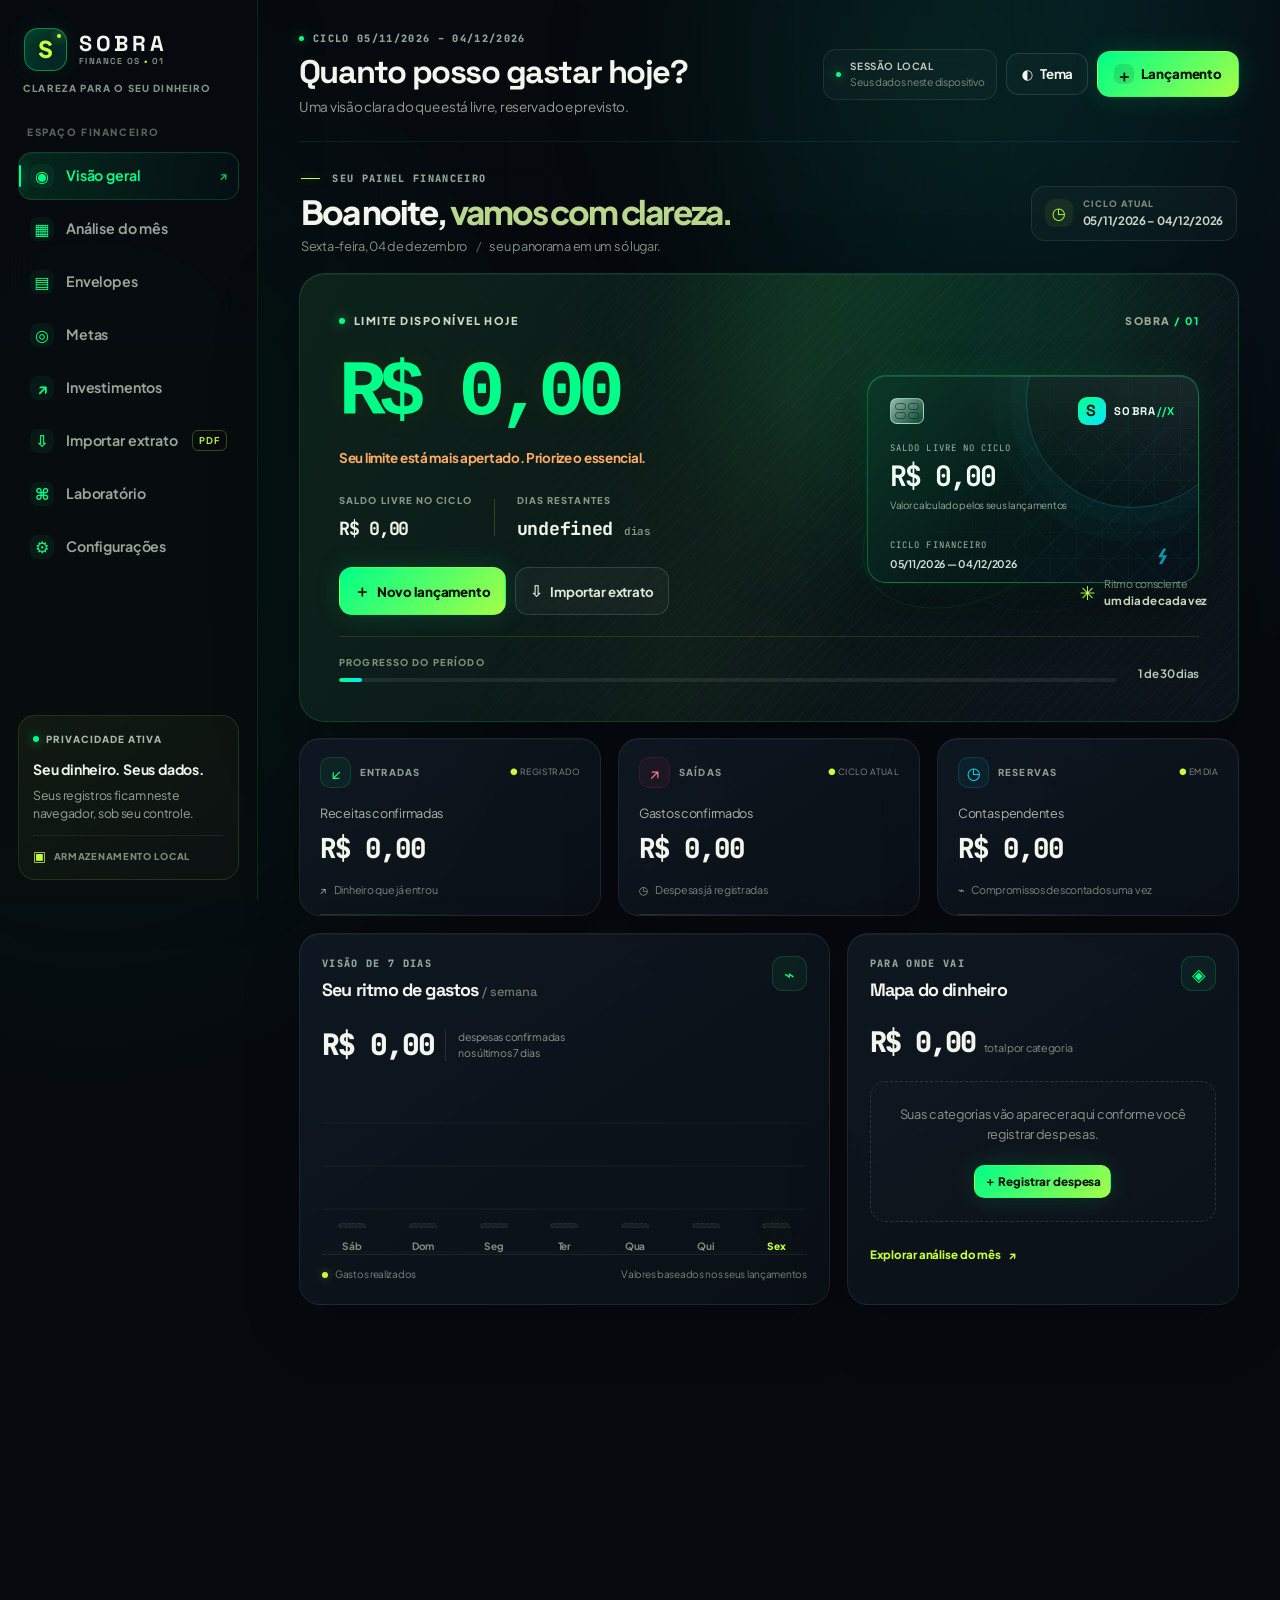
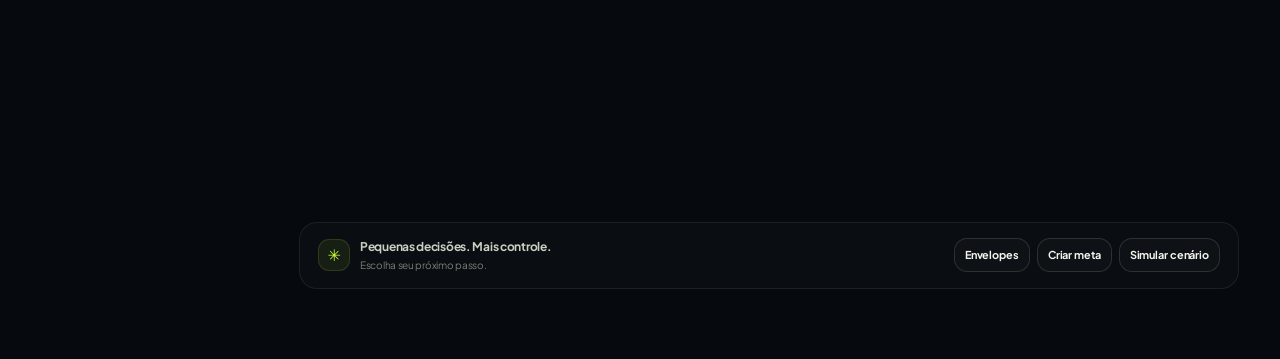
<file: SOBRA_VAULT_com_importar_extrato/SOBRA_Quantum_calendario_corrigido.html>
<!doctype html>
<html lang="pt-BR">
<head>
<meta charset="utf-8">
<meta name="viewport" content="width=device-width, initial-scale=1">
<meta name="theme-color" content="#06090e">
<meta name="description" content="SOBRA: controle financeiro pessoal, ciclo mensal, metas e importação revisável de extratos.">
<link rel="preconnect" href="https://fonts.googleapis.com">
<link rel="preconnect" href="https://fonts.gstatic.com" crossorigin>
<link href="https://fonts.googleapis.com/css2?family=Plus+Jakarta+Sans:wght@400;500;600;700;800&family=JetBrains+Mono:wght@400;500;700&family=Space+Grotesk:wght@500;600;700&display=swap" rel="stylesheet">
<title>SOBRA // X — Quantum Finance OS</title>
<style>
:root{--bg:#0e1110;--surface:#161a18;--surface2:#1f2421;--text:#f2f1ea;--muted:#b8beb8;--green:#c6ff3d;--green-dark:#3f7d00;--orange:#ff8a3d;--red:#ff4d4d;--line:#343b36;--radius:22px;--shadow:0 12px 35px #0003}
*{box-sizing:border-box}html{scroll-behavior:smooth}body{margin:0;background:var(--bg);color:var(--text);font:16px/1.5 system-ui,-apple-system,Segoe UI,sans-serif}button,input,select,textarea{font:inherit}button{cursor:pointer;border:1px solid var(--line);border-radius:13px;padding:11px 15px;background:var(--surface2);color:var(--text);font-weight:650}button:hover{filter:brightness(1.15)}button:focus-visible,input:focus-visible,select:focus-visible,textarea:focus-visible,a:focus-visible{outline:3px solid var(--green);outline-offset:2px}.primary{background:var(--green);color:#12150f;border-color:var(--green)}.danger{border-color:#8b3535;color:#ffb0b0}.soft{background:transparent}.small{font-size:.88rem;padding:8px 11px}.muted{color:var(--muted)}.positive{color:var(--green)}.warning{color:var(--orange)}.negative{color:var(--red)}.money{font-variant-numeric:tabular-nums;font-family:ui-monospace,SFMono-Regular,Consolas,monospace;letter-spacing:-.04em}.app{max-width:1440px;margin:auto;display:grid;grid-template-columns:245px minmax(0,1fr);min-height:100vh}.sidebar{padding:25px 17px;border-right:1px solid var(--line);background:#111412;position:sticky;top:0;height:100vh;display:flex;flex-direction:column;gap:22px}.brand{font-size:1.7rem;letter-spacing:.14em;font-weight:900}.brand span{color:var(--green)}.tagline{font-size:.82rem;color:var(--muted);margin-top:-18px}.nav{display:grid;gap:7px}.nav button{text-align:left;background:transparent;border-color:transparent;padding:12px 13px;color:var(--muted)}.nav button.active{background:#293020;color:var(--green);border-color:#465331}.side-note{margin-top:auto;padding:14px;background:var(--surface);border-radius:15px;font-size:.82rem;color:var(--muted)}main{padding:30px clamp(16px,3vw,42px) 90px;min-width:0}.topbar{display:flex;justify-content:space-between;align-items:center;gap:15px;margin-bottom:25px}.eyebrow{text-transform:uppercase;letter-spacing:.12em;font-size:.75rem;color:var(--muted);font-weight:750}.topbar h1{font-size:clamp(1.8rem,3vw,2.7rem);line-height:1.1;margin:6px 0}.top-actions{display:flex;gap:8px;flex-wrap:wrap}.grid{display:grid;gap:16px}.grid.two{grid-template-columns:repeat(2,minmax(0,1fr))}.grid.three{grid-template-columns:repeat(3,minmax(0,1fr))}.grid.four{grid-template-columns:repeat(4,minmax(0,1fr))}.card{background:var(--surface);border:1px solid var(--line);border-radius:var(--radius);padding:21px;min-width:0;box-shadow:var(--shadow)}.card h2,.card h3{margin:0 0 12px}.card h2{font-size:1.1rem}.card h3{font-size:1rem}.hero{background:radial-gradient(ellipse at 90% 0%,#31421b 0,transparent 48%),var(--surface);border-color:#465331;padding:clamp(22px,4vw,38px);position:relative;overflow:hidden}.hero-value{font-size:clamp(2.8rem,7vw,5rem);font-weight:850;letter-spacing:-.075em;line-height:1.15;margin:10px 0}.hero-sub{color:var(--muted);max-width:640px}.hero-row{display:flex;justify-content:space-between;align-items:end;gap:15px;flex-wrap:wrap}.pill{display:inline-flex;align-items:center;gap:7px;border:1px solid var(--line);border-radius:99px;padding:6px 10px;font-size:.8rem;color:var(--muted)}.stat{font-size:1.65rem;font-weight:800;margin:6px 0}.section-head{display:flex;align-items:center;justify-content:space-between;gap:12px;margin:27px 0 13px}.section-head h2{margin:0;font-size:1.2rem}.stack{display:grid;gap:12px}.rowitem{display:flex;align-items:center;justify-content:space-between;gap:14px;padding:13px 0;border-bottom:1px solid var(--line)}.rowitem:last-child{border-bottom:0}.rowitem strong{display:block}.rowitem small{display:block;color:var(--muted)}.row-actions{display:flex;align-items:center;gap:8px;flex-wrap:wrap;justify-content:flex-end}.formgrid{display:grid;grid-template-columns:repeat(2,minmax(0,1fr));gap:13px}.field{display:grid;gap:6px}.field.full{grid-column:1/-1}.field label{font-size:.88rem;color:var(--muted);font-weight:650}.field input,.field select,.field textarea{width:100%;background:#0f1210;color:var(--text);border:1px solid #465049;border-radius:12px;padding:12px;min-width:0}.field input[type=checkbox]{width:20px;height:20px;accent-color:var(--green)}.field textarea{min-height:90px}.form-actions{display:flex;gap:9px;flex-wrap:wrap;margin-top:16px}.empty{padding:24px;text-align:center;border:1px dashed #465049;border-radius:15px;color:var(--muted)}.progress{height:9px;border-radius:99px;background:#303631;overflow:hidden;margin:12px 0}.progress span{height:100%;display:block;background:var(--green);border-radius:99px}.barlist{display:grid;gap:14px}.barrow{display:grid;grid-template-columns:minmax(80px,140px) 1fr auto;gap:12px;align-items:center}.bar{height:10px;background:#303631;border-radius:99px;overflow:hidden}.bar span{height:100%;display:block;background:var(--green)}.chart{width:100%;height:auto;display:block}.chart text{fill:var(--muted);font-size:11px}.chart .line{fill:none;stroke:var(--green);stroke-width:3}.chart .gridline{stroke:#343b36;stroke-width:1}.notice{padding:13px 15px;border-radius:13px;background:#25291f;border:1px solid #465331;color:#dce8c3;margin:12px 0}.notice.warn{background:#30251c;border-color:#704522;color:#ffd4b3}.notice.bad{background:#321e1e;border-color:#7b3535;color:#ffc0c0}.tablewrap{overflow-x:auto}table{border-collapse:collapse;width:100%;min-width:530px}th,td{text-align:left;padding:12px 10px;border-bottom:1px solid var(--line)}th{color:var(--muted);font-size:.82rem}td:last-child,th:last-child{text-align:right}.mobile-nav{display:none}.toast{position:fixed;bottom:22px;left:50%;transform:translateX(-50%);background:var(--green);color:#10140b;padding:12px 18px;border-radius:13px;font-weight:750;box-shadow:var(--shadow);z-index:10;display:none;max-width:90vw}.modal-backdrop{position:fixed;inset:0;background:#0009;display:none;align-items:center;justify-content:center;padding:16px;z-index:20}.modal{width:min(650px,100%);max-height:90vh;overflow:auto;background:var(--surface);border:1px solid var(--line);border-radius:22px;padding:22px}.modalhead{display:flex;justify-content:space-between;gap:12px;align-items:center;margin-bottom:15px}.modalhead h2{margin:0}.footnote{font-size:.82rem;color:var(--muted);line-height:1.6}.badge{font-size:.76rem;border-radius:8px;padding:4px 7px;background:#2b302b;color:var(--muted)}.badge.ok{color:var(--green)}.badge.late{color:var(--red);background:#321e1e}.hidden{display:none!important}
body.light{--bg:#f4f3ec;--surface:#fffefa;--surface2:#eeeee6;--text:#1a2118;--muted:#4d584c;--line:#d5d9cf;--green:#3f7d00;--green-dark:#3f7d00;--orange:#a84a00;--red:#bd2020;background:var(--bg)}body.light .sidebar{background:#eaece3}body.light .nav button.active{background:#e0ebd4;color:#315d00}body.light .field input,body.light .field select,body.light .field textarea{background:#fff;color:#1a2118;border-color:#aeb7a7}body.light .hero{background:radial-gradient(ellipse at 90% 0%,#e4efcf 0,transparent 48%),var(--surface);border-color:#a8bf8b}body.light .notice{background:#eff5e5;color:#253b17}body.light .notice.warn{background:#fff0e3;color:#713900}body.light .notice.bad{background:#fff0f0;color:#7c1515}
@media(max-width:900px){.app{grid-template-columns:1fr}.sidebar{display:none}main{padding:22px 16px 100px}.mobile-nav{position:fixed;z-index:15;bottom:0;left:0;right:0;display:flex;justify-content:space-around;gap:3px;padding:8px 5px calc(8px + env(safe-area-inset-bottom));background:#111412f5;border-top:1px solid var(--line);backdrop-filter:blur(15px)}.mobile-nav button{font-size:.72rem;padding:9px 6px;border:0;background:transparent;display:grid;justify-items:center;gap:2px;color:var(--muted);flex:1}.mobile-nav button.active{color:var(--green)}.mobile-nav b{font-size:1.1rem}.grid.four{grid-template-columns:repeat(2,minmax(0,1fr))}.topbar{align-items:flex-start}.top-actions .optional{display:none}}
@media(max-width:560px){.grid.two,.grid.three{grid-template-columns:1fr}.hero-value{font-size:3rem}.card{padding:17px;border-radius:18px}.formgrid{grid-template-columns:1fr}.field.full{grid-column:auto}.topbar{display:block}.top-actions{margin-top:15px}.barrow{grid-template-columns:90px 1fr}.barrow .barvalue{grid-column:2;text-align:right;margin-top:-10px}.rowitem{align-items:flex-start}.row-actions{gap:5px}.stat{font-size:1.45rem}.hero-row{align-items:flex-start}}
@media(prefers-reduced-motion:reduce){*{scroll-behavior:auto!important;transition:none!important;animation:none!important}}
table input:not([type="checkbox"]),table select{background:#0f1210;color:var(--text);border:1px solid #465049;border-radius:9px;padding:8px;min-width:95px}table input[type="checkbox"]{width:20px;height:20px;accent-color:var(--green)}body.light table input:not([type="checkbox"]),body.light table select{background:#fff;color:#1a2118;border-color:#aeb7a7}</style>

<style id="sobra-future-theme">
:root{--bg:#090d0b;--surface:rgba(20,26,22,.88);--surface2:#1c241e;--text:#f3f6ed;--muted:#a4aea4;--green:#c6ff3d;--green-dark:#3f7d00;--orange:#ffad66;--red:#ff6767;--line:rgba(178,205,177,.13);--radius:24px;--shadow:0 24px 65px rgba(0,0,0,.22);--pointer-x:72%;--pointer-y:8%;color-scheme:dark}
html{background:var(--bg);scroll-behavior:smooth}body{min-height:100vh;background:radial-gradient(ellipse at 74% -8%,rgba(124,166,59,.105),transparent 35%),radial-gradient(ellipse at 2% 55%,rgba(65,101,66,.10),transparent 35%),var(--bg);color:var(--text);font-family:Inter,ui-sans-serif,system-ui,-apple-system,"Segoe UI",sans-serif;letter-spacing:-.012em;overflow-x:hidden}
body:before{content:"";position:fixed;inset:0;z-index:0;pointer-events:none;opacity:.22;background-image:linear-gradient(rgba(178,205,177,.045) 1px,transparent 1px),linear-gradient(90deg,rgba(178,205,177,.045) 1px,transparent 1px);background-size:54px 54px;mask-image:linear-gradient(to bottom,black,transparent 85%)}
body:after{content:"";position:fixed;inset:0;z-index:0;pointer-events:none;background:radial-gradient(500px circle at var(--pointer-x) var(--pointer-y),rgba(198,255,61,.055),transparent 72%)}
.app{position:relative;z-index:1;max-width:1680px;grid-template-columns:258px minmax(0,1fr);gap:0;margin:0 auto}
.sidebar{position:sticky;top:0;height:100vh;padding:28px 18px 20px;background:linear-gradient(180deg,rgba(15,20,16,.97),rgba(11,15,12,.92));border-right:1px solid rgba(198,255,61,.11);box-shadow:18px 0 55px rgba(0,0,0,.09);backdrop-filter:blur(18px);gap:0;overflow-y:auto}
.brand{display:flex;align-items:center;gap:12px;margin:0 6px 7px;font-size:1rem;letter-spacing:0;font-weight:900}.brand-symbol{width:43px;height:43px;flex:0 0 43px;display:grid;place-items:center;border:1px solid rgba(198,255,61,.52);border-radius:14px;background:linear-gradient(135deg,rgba(198,255,61,.17),rgba(198,255,61,.025));color:var(--green)!important;font-weight:950;font-size:1.45rem;box-shadow:inset 0 0 22px rgba(198,255,61,.06),0 0 22px rgba(198,255,61,.07);position:relative}.brand-symbol:after{content:"";position:absolute;right:5px;top:5px;width:4px;height:4px;background:var(--green);border-radius:50%;box-shadow:0 0 8px var(--green)}.brand .brand-lockup{display:flex;flex-direction:column;gap:2px;font-size:1.42rem;letter-spacing:.16em;line-height:1.04;color:#f3f6ed}.brand-lockup small{font-size:.54rem;letter-spacing:.16em;color:#818d80;font-weight:750}.brand-lockup small i{font-style:normal;color:var(--green)}.tagline{margin:3px 5px 29px;color:#849084;font-size:.61rem;line-height:1.5;letter-spacing:.12em;font-weight:800}.nav-caption{margin:0 9px 12px;color:#596459;font-size:.62rem;font-weight:850;letter-spacing:.16em}.nav{display:grid;gap:5px}.nav button{position:relative;display:flex;align-items:center;gap:12px;text-align:left;width:100%;min-height:46px;padding:11px 11px;border-radius:14px;background:transparent;border:1px solid transparent;color:#9aa69a;font-size:.89rem;font-weight:650;transition:background .2s ease,border-color .2s ease,color .2s ease,transform .2s ease;overflow:hidden}.nav button:before{content:"";position:absolute;left:0;top:12px;bottom:12px;width:2px;border-radius:5px;background:transparent;transition:background .2s ease}.nav button:hover{background:rgba(255,255,255,.035);color:#eef5e8;transform:translateX(2px)}.nav button.active{background:linear-gradient(100deg,rgba(198,255,61,.13),rgba(198,255,61,.025));border-color:rgba(198,255,61,.14);color:var(--green);box-shadow:inset 0 1px rgba(255,255,255,.025)}.nav button.active:before{background:var(--green);box-shadow:0 0 12px rgba(198,255,61,.8)}.nav-icon{display:grid;place-items:center;width:24px;height:24px;flex:0 0 24px;border-radius:8px;background:rgba(255,255,255,.035);color:#8d998d;font-size:1rem}.nav button.active .nav-icon{background:rgba(198,255,61,.12);color:var(--green)}.nav-tail{margin-left:auto;font-size:.77rem;opacity:.72}.nav-tag{margin-left:auto;padding:3px 6px;border:1px solid rgba(198,255,61,.25);border-radius:6px;color:var(--green);font-size:.58rem;letter-spacing:.09em}.side-note{margin-top:auto;padding:16px 14px 13px;background:linear-gradient(140deg,rgba(198,255,61,.055),rgba(255,255,255,.018));border:1px solid rgba(198,255,61,.12);border-radius:17px;color:#97a397;font-size:.77rem;line-height:1.5}.side-note-kicker{display:flex;align-items:center;gap:7px;color:#a9b6a8;font-size:.61rem;font-weight:850;letter-spacing:.1em;margin-bottom:12px}.status-dot,.header-status-dot,.live-dot{display:inline-block;width:6px;height:6px;flex:0 0 6px;border-radius:50%;background:var(--green);box-shadow:0 0 11px rgba(198,255,61,.6)}.side-note strong{display:block;color:#eef4e8;font-size:.88rem;letter-spacing:-.015em}.side-note p{margin:6px 0 12px}.local-status{display:flex;align-items:center;gap:7px;border-top:1px solid rgba(255,255,255,.065);padding-top:10px;color:#7f8a7f;font-size:.59rem;letter-spacing:.075em;font-weight:800}.local-status span{color:var(--green);font-size:.85rem}
main{padding:31px clamp(22px,3.2vw,52px) 70px;min-width:0}.topbar{display:flex;justify-content:space-between;align-items:center;gap:22px;margin:0 0 29px;padding:0 0 23px;border-bottom:1px solid rgba(180,200,177,.1)}.topbar-copy{min-width:0}.eyebrow{color:#879487;font-size:.64rem;font-weight:850;letter-spacing:.16em;line-height:1.5}.header-cycle{display:flex;align-items:center;gap:9px;color:#9ba79a}.header-status-dot{width:5px;height:5px;flex-basis:5px}.topbar h1{font-size:clamp(1.62rem,2.55vw,2.35rem);line-height:1.13;letter-spacing:-.065em;font-weight:760;margin:8px 0 6px}.topbar .muted{font-size:.85rem;color:#939e93}.top-actions{display:flex;align-items:center;gap:9px;flex-shrink:0}.privacy-pill{display:flex;align-items:center;gap:9px;border:1px solid rgba(180,200,177,.13);background:rgba(255,255,255,.025);padding:9px 12px;border-radius:13px}.privacy-pill>span:last-child{display:grid;gap:1px}.privacy-pill b{font-size:.62rem;color:#c0c9bd;letter-spacing:.06em}.privacy-pill small{font-size:.65rem;color:#7f8a7f}.privacy-pill .status-dot{width:5px;height:5px;flex-basis:5px}button{position:relative;border:1px solid rgba(185,206,181,.17);border-radius:13px;padding:10px 14px;background:rgba(255,255,255,.035);color:var(--text);font-size:.83rem;font-weight:690;letter-spacing:-.01em;transition:transform .18s ease,border-color .18s ease,background .18s ease,box-shadow .18s ease;box-shadow:none}button:hover{filter:none;transform:translateY(-1px);border-color:rgba(198,255,61,.36);background-color:rgba(255,255,255,.06)}button:active{transform:translateY(0) scale(.985)}button:focus-visible,input:focus-visible,select:focus-visible,textarea:focus-visible,a:focus-visible{outline:2px solid var(--green);outline-offset:3px}.primary{background:var(--green);color:#11170b;border-color:var(--green);box-shadow:0 7px 24px rgba(198,255,61,.13);font-weight:800}.primary:hover{background:#d5ff71;color:#10160a;box-shadow:0 8px 28px rgba(198,255,61,.22)}.theme-button{display:flex;align-items:center;gap:7px}.quick-add-button{display:flex;align-items:center;gap:7px;padding:12px 16px}.plus-glyph{display:inline-grid;place-items:center;width:20px;height:20px;border-radius:7px;background:rgba(10,15,5,.12);font-size:1rem}.soft{background:rgba(255,255,255,.018)}.small{padding:7px 9px;font-size:.73rem;border-radius:10px}.muted{color:var(--muted)}.positive{color:var(--green)}.warning{color:var(--orange)}.negative{color:var(--red)}.money{font-family:ui-monospace,SFMono-Regular,Consolas,monospace;font-variant-numeric:tabular-nums;letter-spacing:-.06em}.grid{display:grid;gap:17px}.grid.two{grid-template-columns:repeat(2,minmax(0,1fr))}.grid.three{grid-template-columns:repeat(3,minmax(0,1fr))}.grid.four{grid-template-columns:repeat(4,minmax(0,1fr))}.card{position:relative;min-width:0;padding:22px;background:linear-gradient(145deg,rgba(25,32,27,.91),rgba(17,23,19,.92));border:1px solid rgba(180,204,176,.12);border-radius:21px;box-shadow:0 18px 60px rgba(0,0,0,.15),inset 0 1px rgba(255,255,255,.025);overflow:hidden;transition:transform .24s ease,border-color .24s ease,box-shadow .24s ease;animation:card-rise .5s both}.card:hover{border-color:rgba(198,255,61,.21);box-shadow:0 22px 65px rgba(0,0,0,.2),0 0 28px rgba(198,255,61,.025),inset 0 1px rgba(255,255,255,.035)}.card h2,.card h3{margin:0 0 12px}.card h2{font-size:1.1rem;font-weight:730;letter-spacing:-.04em}.card h3{font-size:1rem;font-weight:720}.section-head{display:flex;align-items:center;justify-content:space-between;gap:12px;margin:27px 0 13px}.section-head h2{margin:0;font-size:1.15rem;letter-spacing:-.035em}.pill,.badge{display:inline-flex;align-items:center;gap:7px;border:1px solid rgba(180,204,176,.13);border-radius:99px;padding:6px 10px;background:rgba(255,255,255,.025);font-size:.72rem;color:#aab6a9}.badge{border-radius:7px;padding:4px 7px;font-size:.68rem}.badge.ok{color:var(--green);background:rgba(198,255,61,.055)}.badge.late{color:var(--red);background:rgba(255,77,77,.08);border-color:rgba(255,77,77,.2)}.hero{padding:0;background:transparent;border:0;border-radius:0;box-shadow:none;overflow:visible}.future-hero{position:relative;isolation:isolate;overflow:hidden;padding:clamp(24px,3.2vw,39px);border-radius:26px;border:1px solid rgba(198,255,61,.23);background:linear-gradient(118deg,rgba(25,37,26,.98) 0%,rgba(19,29,21,.98) 52%,rgba(14,21,16,.96) 100%);box-shadow:0 30px 80px rgba(0,0,0,.24),inset 0 1px rgba(255,255,255,.05);animation:hero-arrive .65s both}.future-hero:after{content:"";position:absolute;inset:0;z-index:-1;pointer-events:none;background:linear-gradient(112deg,transparent 28%,rgba(198,255,61,.035) 48%,transparent 64%),repeating-linear-gradient(135deg,rgba(255,255,255,.018) 0,rgba(255,255,255,.018) 1px,transparent 1px,transparent 9px);mask-image:linear-gradient(90deg,transparent,#000 55%,#000)}.hero-glow{position:absolute;z-index:-1;top:-190px;right:8%;width:450px;height:450px;border-radius:50%;background:rgba(151,205,43,.09);filter:blur(70px);pointer-events:none}.hero-grid-texture{position:absolute;inset:0;z-index:-1;pointer-events:none;background-image:radial-gradient(rgba(198,255,61,.17) .75px,transparent .75px);background-size:16px 16px;opacity:.12;mask-image:linear-gradient(90deg,transparent,black)}.hero-topline{display:flex;justify-content:space-between;align-items:center;gap:15px;position:relative;z-index:1}.hero-label{display:flex;align-items:center;gap:9px;color:#ced9c6;font-size:.68rem;font-weight:850;letter-spacing:.135em}.live-dot{width:6px;height:6px;flex-basis:6px;animation:live-pulse 2.3s infinite}.hero-index{font-size:.66rem;letter-spacing:.14em;color:#9eac98;font-weight:850}.hero-index b{color:var(--green);font-weight:900}.hero-main{display:grid;grid-template-columns:minmax(0,1.15fr) minmax(230px,.75fr);align-items:center;gap:20px;position:relative;z-index:1}.hero-copy{padding:16px 0 13px}.hero-value{font-size:clamp(3.2rem,6.1vw,5.7rem);line-height:1.05;font-weight:820;letter-spacing:-.09em;margin:8px 0 13px;text-shadow:0 0 35px rgba(198,255,61,.07);white-space:nowrap}.hero-sub{color:#aebca8;font-size:.84rem;line-height:1.5}.hero-sub .negative,.hero-sub .warning,.hero-sub .positive{font-weight:700}.hero-mini-stats{display:flex;align-items:center;gap:22px;margin-top:25px}.hero-mini-stats>div:not(.hero-mini-divider){display:grid;gap:7px}.hero-mini-stats small{font-size:.59rem;letter-spacing:.115em;font-weight:850;color:#869584}.hero-mini-stats strong{font-size:1.14rem;font-weight:720;color:#f0f5e9}.hero-mini-stats em{font-size:.68rem;font-style:normal;color:#899889;font-weight:550}.hero-mini-divider{width:1px;height:37px;background:rgba(198,255,61,.18)}.hero-actions{display:flex;gap:9px;flex-wrap:wrap;margin-top:25px}.hero-actions button{padding:11px 14px}.hero-actions button>span{font-size:1rem;margin-right:5px}.hero-secondary{background:rgba(255,255,255,.035);border-color:rgba(207,226,202,.16);color:#e1eadb}.hero-visual{min-height:240px;position:relative;display:flex;align-items:center;justify-content:center;flex-direction:column}.cycle-ring{width:min(240px,100%);max-height:235px;overflow:visible;filter:drop-shadow(0 0 20px rgba(198,255,61,.06));position:relative;z-index:2}.ring-track{fill:none;stroke:rgba(210,230,201,.12);stroke-width:2}.ring-progress{fill:none;stroke:url(#cycleRingGradient);stroke-width:3.4;stroke-linecap:round;transition:stroke-dashoffset 1s ease}.ring-core{fill:rgba(5,12,7,.28);stroke:rgba(198,255,61,.1);stroke-width:1}.ring-number{font-size:27px;fill:#e8f4d5;font-weight:780;letter-spacing:-1.5px}.ring-caption{font-size:8px;fill:#8d9c87;letter-spacing:2.2px;font-weight:800}.orbit{position:absolute;border:1px solid rgba(198,255,61,.085);border-radius:50%;pointer-events:none}.orbit-one{width:224px;height:224px;transform:rotate(-22deg) scaleX(1.25)}.orbit-two{width:190px;height:190px;transform:rotate(43deg) scaleX(1.22);border-style:dashed;animation:orbit-turn 35s linear infinite}.visual-caption{position:absolute;bottom:0;right:0;display:flex;align-items:center;gap:9px;font-size:.67rem;color:#819180;line-height:1.5}.visual-caption b{color:#c6d6bf;font-size:.72rem}.visual-caption-mark{font-size:1.2rem;color:var(--green)}.hero-bottomline{display:grid;grid-template-columns:1fr auto;align-items:end;gap:22px;margin-top:8px;padding-top:18px;border-top:1px solid rgba(198,255,61,.13);position:relative;z-index:1}.hero-bottomline>div{display:grid;gap:9px}.hero-bottomline span{color:#7e8f7a;font-size:.59rem;letter-spacing:.12em;font-weight:850}.hero-bottomline strong{color:#bac9b1;font-size:.72rem;font-weight:650}.hero-progress{height:4px;border-radius:20px;background:rgba(255,255,255,.09);overflow:hidden}.hero-progress i{display:block;height:100%;background:linear-gradient(90deg,#c6ff3d,#89b72a);box-shadow:0 0 12px rgba(198,255,61,.38);border-radius:20px;transition:width .8s ease}.summary-grid{margin-top:16px}.stat-card{padding:18px 20px 17px;background:linear-gradient(140deg,rgba(24,31,26,.88),rgba(15,20,17,.94))}.stat-top{display:flex;align-items:center;gap:9px;margin-bottom:16px}.stat-icon{display:grid;place-items:center;width:31px;height:31px;border:1px solid rgba(198,255,61,.14);background:rgba(198,255,61,.06);border-radius:10px;color:var(--green);font-size:1rem}.stat-overline{font-size:.6rem;letter-spacing:.12em;color:#8f9b8e;font-weight:850}.stat-state{margin-left:auto;color:#82917f;font-size:.54rem;letter-spacing:.045em;white-space:nowrap}.stat-state:first-letter{color:var(--green)}.stat-state.is-warn{color:var(--orange)}.stat-label{color:#aab5a7;font-size:.79rem}.stat-number{font-size:clamp(1.35rem,2.15vw,1.85rem);font-weight:760;letter-spacing:-.07em;margin-top:5px;white-space:nowrap}.stat-foot{display:flex;align-items:center;gap:7px;margin-top:13px;color:#788678;font-size:.67rem}.stat-foot-icon{color:#9faf8f}.stat-corner-line{position:absolute;bottom:0;left:20px;right:20px;height:1px;background:linear-gradient(90deg,rgba(198,255,61,.38),transparent 65%);opacity:.4}.dashboard-lower{grid-template-columns:minmax(0,1.15fr) minmax(320px,.85fr);gap:17px;margin-top:17px}.lower-secondary{grid-template-columns:minmax(0,1.2fr) minmax(300px,.8fr);margin-top:17px}.card-heading{display:flex;align-items:flex-start;justify-content:space-between;gap:12px}.card-heading h2{font-size:1.12rem;margin:5px 0 0}.title-period{color:#6e7b6c;font-size:.8rem;font-weight:500;letter-spacing:0}.card-heading-icon{display:grid;place-items:center;width:35px;height:35px;border-radius:11px;color:var(--green);background:rgba(198,255,61,.055);border:1px solid rgba(198,255,61,.13);font-size:1.1rem}.trend-total{display:flex;align-items:center;gap:12px;margin-top:19px}.trend-total>strong{font-size:1.85rem;font-weight:790;letter-spacing:-.07em}.trend-total>span{border-left:1px solid rgba(180,200,177,.15);padding-left:12px;font-size:.66rem;line-height:1.5;color:#899688}.week-chart{height:174px;display:grid;grid-template-columns:repeat(7,minmax(0,1fr));gap:10px;align-items:stretch;margin-top:14px;padding-top:17px;border-bottom:1px solid rgba(180,200,177,.1);background:repeating-linear-gradient(to bottom,transparent 0,transparent 41px,rgba(180,200,177,.055) 42px,transparent 43px)}.week-bar{display:grid;grid-template-rows:20px 1fr 19px;align-items:end;gap:7px;min-width:0;padding:0;background:transparent;border:0;border-radius:0;overflow:visible;box-shadow:none;color:#82907e}.week-bar:hover{background:transparent;border-color:transparent;transform:none;box-shadow:none}.bar-value{opacity:0;white-space:nowrap;overflow:hidden;text-overflow:ellipsis;font-size:.57rem;text-align:center;color:#c8d8bd;transition:opacity .2s}.week-bar:hover .bar-value,.week-bar:focus-visible .bar-value{opacity:1}.bar-track{height:100%;display:flex;align-items:flex-end;justify-content:center;min-height:0;background:transparent}.bar-track i{display:block;width:min(100%,28px);height:var(--bar-height);min-height:4px;border-radius:6px 6px 2px 2px;background:linear-gradient(180deg,rgba(198,255,61,.42),rgba(198,255,61,.1));border:1px solid rgba(198,255,61,.13);transition:height .5s ease,filter .2s ease,background .2s ease}.week-bar:hover .bar-track i,.week-bar:focus-visible .bar-track i{filter:brightness(1.5);background:linear-gradient(180deg,rgba(198,255,61,.8),rgba(198,255,61,.2))}.week-bar.is-today .bar-track i{background:linear-gradient(180deg,#c6ff3d,rgba(198,255,61,.28));border-color:rgba(198,255,61,.65);box-shadow:0 0 18px rgba(198,255,61,.09)}.week-bar.is-empty .bar-track i{background:rgba(180,200,177,.075);border-color:rgba(180,200,177,.08);border-style:dashed}.bar-day{text-align:center;text-transform:capitalize;font-size:.63rem;color:#82907f}.week-bar.is-today .bar-day{color:var(--green);font-weight:850}.chart-footnote{display:flex;justify-content:space-between;gap:8px;margin-top:12px;color:#788678;font-size:.63rem}.chart-footnote>span:first-child{display:flex;align-items:center;gap:7px}.legend-dot{width:6px;height:6px;border-radius:50%;background:var(--green);box-shadow:0 0 9px rgba(198,255,61,.4)}.category-total{display:flex;align-items:baseline;gap:9px;margin:17px 0 18px}.category-total strong{font-size:1.78rem;font-weight:790;letter-spacing:-.07em}.category-total span{font-size:.67rem;color:#839082}.category-bars{display:grid;gap:15px}.category-line-head{display:flex;justify-content:space-between;align-items:center;gap:8px;margin-bottom:7px;font-size:.76rem}.category-line-head>span{display:flex;align-items:center;gap:8px;color:#b7c2b3}.category-line-head strong{font-size:.73rem;color:#d6e0d0}.category-dot{display:inline-block;width:7px;height:7px;border-radius:3px;background:var(--green);box-shadow:0 0 8px rgba(198,255,61,.15)}.dot-2{background:#9dbd65}.dot-3{background:#6d8c56}.dot-4{background:#d6e7b4}.category-track{height:4px;border-radius:20px;background:rgba(255,255,255,.06);overflow:hidden}.cat-fill{display:block;height:100%;border-radius:20px;background:linear-gradient(90deg,#c6ff3d,#8dbd2c);transition:width .7s ease}.fill-2{background:linear-gradient(90deg,#9dbd65,#7e9f4c)}.fill-3{background:linear-gradient(90deg,#6d8c56,#4d6c43)}.fill-4{background:linear-gradient(90deg,#d6e7b4,#a4bc86)}.category-percent{margin-top:5px;color:#718071;font-size:.6rem}.text-action{background:transparent;border:0;box-shadow:none;color:var(--green);padding:5px 0;font-size:.72rem;font-weight:760}.text-action:hover{background:transparent;border:0;box-shadow:none;color:#d7ff83;transform:translateX(2px)}.text-action span{margin-left:5px}.category-card>.text-action{margin-top:19px}.recent-card{padding-bottom:12px}.activity-count{display:flex;align-items:baseline;gap:6px;color:var(--green);font-size:1.25rem;font-weight:800;letter-spacing:-.05em}.activity-count small{font-size:.55rem;color:#758273;letter-spacing:.1em}.transaction-list{margin-top:12px}.transaction-row{display:grid;grid-template-columns:38px minmax(0,1fr) auto;align-items:center;gap:12px;padding:13px 0;border-bottom:1px solid rgba(180,200,177,.075)}.transaction-row:last-child{border-bottom:0}.tx-symbol{display:grid;place-items:center;width:36px;height:36px;border:1px solid rgba(180,200,177,.12);border-radius:12px;background:rgba(255,255,255,.025);font-size:1rem;color:#b0bca9}.tx-positive{color:var(--green);border-color:rgba(198,255,61,.15);background:rgba(198,255,61,.055)}.tx-expense{color:#ffad66;border-color:rgba(255,173,102,.14);background:rgba(255,173,102,.045)}.tx-invest{color:#d5e4bc;border-color:rgba(198,255,61,.14);background:rgba(198,255,61,.035)}.tx-description{min-width:0;display:grid;gap:4px}.tx-description strong{font-size:.79rem;font-weight:710;white-space:nowrap;overflow:hidden;text-overflow:ellipsis;color:#e1e9db}.tx-description>span{font-size:.64rem;color:#7f8d7d;white-space:normal}.tx-description>span i{font-style:normal;color:#536451;padding:0 2px}.pending-label{font-size:.53rem;font-style:normal;letter-spacing:.08em;color:var(--orange);padding:2px 4px;border-radius:4px;background:rgba(255,173,102,.08);margin-left:4px}.tx-amount{text-align:right;min-width:0}.tx-amount>strong{font-size:.78rem;white-space:nowrap}.tx-controls{display:flex;gap:4px;justify-content:flex-end;opacity:.12;transition:opacity .18s ease;margin-top:5px}.transaction-row:hover .tx-controls,.transaction-row:focus-within .tx-controls{opacity:1}.tx-controls button{font-size:.6rem;padding:4px 6px;border-radius:7px}.recent-footer{display:flex;justify-content:space-between;align-items:center;gap:8px;border-top:1px solid rgba(180,200,177,.075);padding-top:10px;margin-top:3px}.recent-footer>span{display:flex;align-items:center;gap:7px;font-size:.62rem;color:#748274}.recent-footer .status-dot{width:5px;height:5px;flex-basis:5px}.import-spotlight{background:radial-gradient(ellipse at 100% 0%,rgba(198,255,61,.095),transparent 48%),linear-gradient(145deg,rgba(23,32,23,.97),rgba(14,20,16,.97));border-color:rgba(198,255,61,.15);padding:24px}.import-orbit-mark{width:64px;height:64px;position:relative;display:grid;place-items:center;margin-bottom:22px}.import-orbit-mark:before,.import-orbit-mark:after{content:"";position:absolute;inset:1px;border:1px solid rgba(198,255,61,.26);border-radius:20px;transform:rotate(15deg)}.import-orbit-mark:after{inset:8px;border-radius:16px;transform:rotate(-15deg);border-color:rgba(198,255,61,.12)}.import-mark-inner{display:grid;place-items:center;width:39px;height:39px;border-radius:13px;background:rgba(198,255,61,.09);color:var(--green);font-size:1.5rem;z-index:1}.import-orbit-mark i,.import-orbit-mark b{position:absolute;width:5px;height:5px;border-radius:50%;background:var(--green);box-shadow:0 0 8px rgba(198,255,61,.6)}.import-orbit-mark i{right:4px;top:4px}.import-orbit-mark b{left:1px;bottom:7px;width:4px;height:4px;opacity:.65}.import-spotlight>.eyebrow{font-size:.58rem}.import-spotlight h2{font-size:1.7rem;line-height:1.1;letter-spacing:-.065em;margin:10px 0 12px}.import-spotlight h2 span{color:var(--green)}.import-spotlight p{color:#9ca998;font-size:.76rem;line-height:1.65;margin:0 0 16px}.import-feature-list{display:grid;gap:10px;margin:18px 0 21px}.import-feature-list span{display:flex;align-items:center;gap:10px;font-size:.68rem;color:#a7b4a3}.import-feature-list b{font-size:.59rem;color:var(--green);letter-spacing:.04em}.import-launch{display:flex;align-items:center;justify-content:space-between;width:100%;gap:8px;text-align:left;padding:13px 14px}.import-launch span{font-size:1.05rem}.import-privacy{display:flex;align-items:center;gap:7px;margin-top:12px;color:#748471;font-size:.6rem}.import-privacy .status-dot{width:5px;height:5px;flex-basis:5px}.quick-actions-strip{display:flex;justify-content:space-between;align-items:center;gap:18px;margin-top:20px;padding:15px 18px;border:1px solid rgba(180,200,177,.1);border-radius:18px;background:rgba(255,255,255,.018)}.quick-actions-strip>div:first-child{display:flex;align-items:center;gap:10px}.quick-actions-orb{display:grid;place-items:center;width:32px;height:32px;border-radius:11px;background:rgba(198,255,61,.07);border:1px solid rgba(198,255,61,.13);color:var(--green)}.quick-actions-strip strong,.quick-actions-strip small{display:block}.quick-actions-strip strong{font-size:.75rem;color:#c7d2c1}.quick-actions-strip small{font-size:.63rem;color:#748272;margin-top:2px}.quick-actions-buttons{display:flex;gap:7px;flex-wrap:wrap}.quick-actions-buttons button{font-size:.68rem;padding:8px 10px}.empty{padding:23px 17px;text-align:center;border:1px dashed rgba(180,200,177,.18);border-radius:15px;color:#899689;font-size:.8rem;background:rgba(255,255,255,.012)}.empty button{margin:8px 3px 0}.progress{height:6px;border-radius:99px;background:rgba(255,255,255,.07);overflow:hidden;margin:12px 0}.progress span{height:100%;display:block;background:linear-gradient(90deg,#c6ff3d,#83ad2e);border-radius:99px;box-shadow:0 0 13px rgba(198,255,61,.14)}.rowitem{display:flex;align-items:center;justify-content:space-between;gap:14px;padding:13px 0;border-bottom:1px solid rgba(180,200,177,.09)}.rowitem:last-child{border-bottom:0}.rowitem strong{display:block}.rowitem small{display:block;color:#8b978a}.row-actions{display:flex;align-items:center;gap:7px;flex-wrap:wrap;justify-content:flex-end}.formgrid{display:grid;grid-template-columns:repeat(2,minmax(0,1fr));gap:14px}.field{display:grid;gap:7px}.field label{font-size:.8rem;color:#aab6a8;font-weight:650}.field input,.field select,.field textarea{width:100%;background:rgba(6,11,8,.65);color:var(--text);border:1px solid rgba(180,200,177,.18);border-radius:12px;padding:12px;min-width:0;transition:border-color .2s ease,box-shadow .2s ease}.field input:focus,.field select:focus,.field textarea:focus{border-color:rgba(198,255,61,.5);box-shadow:0 0 0 3px rgba(198,255,61,.06);outline:none}.field input[type=checkbox]{width:19px;height:19px;accent-color:var(--green)}.field textarea{min-height:95px}.form-actions{display:flex;gap:9px;flex-wrap:wrap;margin-top:16px}.footnote{font-size:.76rem;color:#8b9789;line-height:1.65}.notice{padding:14px 16px;border-radius:13px;background:rgba(198,255,61,.055);border:1px solid rgba(198,255,61,.12);color:#d1e0c6;margin:12px 0;font-size:.82rem}.notice.warn{background:rgba(255,138,61,.065);border-color:rgba(255,138,61,.22);color:#ffd3b1}.notice.bad{background:rgba(255,77,77,.065);border-color:rgba(255,77,77,.22);color:#ffc0c0}.tablewrap{overflow-x:auto;border-radius:18px}table{border-collapse:collapse;width:100%;min-width:530px}th,td{text-align:left;padding:12px 10px;border-bottom:1px solid rgba(180,200,177,.1)}th{color:#95a290;font-size:.72rem;letter-spacing:.05em}td:last-child,th:last-child{text-align:right}table input:not([type=checkbox]),table select{background:#0d130e;color:var(--text);border:1px solid rgba(180,200,177,.18);border-radius:9px;padding:8px;min-width:95px}table input[type=checkbox]{width:20px;height:20px;accent-color:var(--green)}.toast{position:fixed;bottom:22px;left:50%;transform:translateX(-50%);background:var(--green);color:#10140b;padding:13px 18px;border-radius:13px;font-weight:800;box-shadow:0 12px 40px rgba(0,0,0,.35),0 0 20px rgba(198,255,61,.14);z-index:50;display:none;max-width:90vw}.modal-backdrop{position:fixed;inset:0;background:rgba(1,4,2,.78);backdrop-filter:blur(15px);display:none;align-items:center;justify-content:center;padding:16px;z-index:60}.modal{width:min(680px,100%);max-height:90vh;overflow:auto;background:linear-gradient(145deg,#19211b,#101611);border:1px solid rgba(198,255,61,.18);border-radius:23px;padding:25px;box-shadow:0 35px 100px rgba(0,0,0,.5)}.modalhead{display:flex;justify-content:space-between;gap:12px;align-items:center;margin-bottom:18px}.modalhead h2{margin:0;font-size:1.3rem;letter-spacing:-.045em}.modalhead button{width:35px;height:35px;padding:0}.hidden{display:none!important}
/* Refine the non-dashboard tools to match the same product language. */
#view{animation:view-arrive .42s both}#view>.grid,#view>.card,#view>.notice{animation:card-rise .45s both}#view>.grid:nth-child(2){animation-delay:.035s}#view>.grid:nth-child(3){animation-delay:.07s}.import-spotlight:hover .import-orbit-mark:before{transform:rotate(50deg);transition:transform .5s ease}.salary-card{border-color:rgba(198,255,61,.15)}.tablewrap table{font-size:.81rem}.tablewrap tr:hover td{background:rgba(198,255,61,.018)}
body.light{--bg:#edf1e7;--surface:rgba(255,255,250,.94);--surface2:#e4e9dd;--text:#192219;--muted:#53614f;--line:rgba(56,81,46,.17);--shadow:0 18px 55px rgba(30,52,23,.08);color-scheme:light;background:radial-gradient(ellipse at 75% -8%,rgba(142,191,58,.14),transparent 35%),radial-gradient(ellipse at 0% 55%,rgba(93,138,87,.08),transparent 35%),var(--bg)}body.light:before{opacity:.28;background-image:linear-gradient(rgba(54,77,46,.055) 1px,transparent 1px),linear-gradient(90deg,rgba(54,77,46,.055) 1px,transparent 1px)}body.light:after{background:radial-gradient(500px circle at var(--pointer-x) var(--pointer-y),rgba(63,125,0,.045),transparent 72%)}body.light .sidebar{background:linear-gradient(180deg,rgba(244,247,239,.98),rgba(235,241,228,.96));border-right-color:rgba(63,125,0,.12);box-shadow:12px 0 45px rgba(30,52,23,.035)}body.light .brand-lockup{color:#172116}body.light .brand-lockup small{color:#788572}body.light .tagline,body.light .nav-caption{color:#7e8b79}body.light .nav button{color:#667360}body.light .nav button:hover{background:rgba(53,82,43,.045);color:#20311c}body.light .nav button.active{background:linear-gradient(100deg,rgba(63,125,0,.12),rgba(63,125,0,.035));border-color:rgba(63,125,0,.15);color:#3f7d00}body.light .nav-icon{background:rgba(46,65,39,.045);color:#73816e}body.light .nav button.active .nav-icon{background:rgba(63,125,0,.1);color:#3f7d00}body.light .side-note{background:linear-gradient(140deg,rgba(63,125,0,.05),rgba(255,255,255,.4));border-color:rgba(63,125,0,.13);color:#6d7a66}body.light .side-note strong{color:#263622}body.light .local-status{border-color:rgba(50,75,43,.12);color:#76836f}body.light .topbar{border-color:rgba(56,81,46,.12)}body.light .topbar .muted{color:#697564}body.light .eyebrow,body.light .header-cycle{color:#71816b}body.light .privacy-pill{background:rgba(255,255,255,.55);border-color:rgba(56,81,46,.13)}body.light .privacy-pill b{color:#45533e}body.light .privacy-pill small{color:#788572}body.light button{border-color:rgba(56,81,46,.17);background:rgba(255,255,255,.55);color:#243321}body.light .primary{background:#3f7d00;color:#fff;border-color:#3f7d00}body.light .primary:hover{background:#356b00;color:#fff}body.light .soft{background:rgba(255,255,255,.3)}body.light .card{background:linear-gradient(145deg,rgba(255,255,251,.97),rgba(246,249,240,.95));border-color:rgba(56,81,46,.12);box-shadow:0 18px 55px rgba(30,52,23,.055),inset 0 1px rgba(255,255,255,.8)}body.light .future-hero{background:linear-gradient(118deg,#e4efd5 0%,#eff5e7 55%,#e3ecd9 100%);border-color:rgba(63,125,0,.21);box-shadow:0 25px 70px rgba(40,76,20,.08)}body.light .hero-label,body.light .hero-index{color:#5c7154}body.light .hero-value{color:#315a14;text-shadow:none}body.light .hero-sub{color:#53664b}body.light .hero-mini-stats small,body.light .hero-bottomline span{color:#6e8364}body.light .hero-mini-stats strong{color:#20351b}body.light .hero-mini-stats em{color:#74876c}body.light .hero-mini-divider,body.light .hero-bottomline{border-color:rgba(63,125,0,.14)}body.light .hero-bottomline strong{color:#5c7053}body.light .hero-progress{background:rgba(63,125,0,.1)}body.light .ring-track{stroke:rgba(63,125,0,.15)}body.light .ring-core{fill:rgba(255,255,255,.26);stroke:rgba(63,125,0,.12)}body.light .ring-number{fill:#31551b}body.light .ring-caption{fill:#6e8363}body.light .orbit{border-color:rgba(63,125,0,.1)}body.light .visual-caption{color:#768a6c}body.light .visual-caption b{color:#46633a}body.light .stat-card{background:linear-gradient(140deg,rgba(255,255,253,.97),rgba(245,248,239,.98))}body.light .stat-label,body.light .tx-description strong{color:#384a32}body.light .stat-number{color:#1d2a19}body.light .stat-overline{color:#71816b}body.light .stat-state,body.light .stat-foot{color:#74846d}body.light .trend-total>span{color:#788772;border-color:rgba(56,81,46,.15)}body.light .bar-day{color:#70806a}body.light .category-line-head>span{color:#51634a}body.light .category-line-head strong{color:#32442c}body.light .category-percent,body.light .chart-footnote,body.light .tx-description>span,body.light .recent-footer>span{color:#7c8a75}body.light .tx-symbol{background:rgba(255,255,255,.6);border-color:rgba(56,81,46,.12)}body.light .tx-positive{color:#3f7d00;background:rgba(63,125,0,.05)}body.light .tx-expense{color:#a84a00}body.light .tx-description strong{color:#2f402a}body.light .import-spotlight{background:radial-gradient(ellipse at 100% 0%,rgba(142,191,58,.14),transparent 48%),linear-gradient(145deg,#f6faef,#eaf2df);border-color:rgba(63,125,0,.15)}body.light .import-spotlight h2{color:#1f3219}body.light .import-spotlight h2 span,body.light .import-feature-list b{color:#3f7d00}body.light .import-spotlight p,body.light .import-feature-list span,body.light .import-privacy{color:#6d7e64}body.light .import-mark-inner{color:#3f7d00;background:rgba(63,125,0,.08)}body.light .import-orbit-mark:before,body.light .import-orbit-mark:after{border-color:rgba(63,125,0,.2)}body.light .quick-actions-strip{background:rgba(255,255,255,.4);border-color:rgba(56,81,46,.12)}body.light .quick-actions-strip strong{color:#34462e}body.light .quick-actions-strip small{color:#798872}body.light .empty{color:#73816c;border-color:rgba(56,81,46,.17);background:rgba(255,255,255,.3)}body.light .field label{color:#5d6e56}body.light .field input,body.light .field select,body.light .field textarea,body.light table input:not([type=checkbox]),body.light table select{background:#fff;color:#1a2118;border-color:#b7c2af}body.light th{color:#70806a}body.light td,body.light th{border-color:rgba(56,81,46,.12)}body.light .notice{background:#edf5e4;color:#38522c;border-color:#cfdfbd}body.light .notice.warn{background:#fff1e4;color:#713900;border-color:#eed0b4}body.light .notice.bad{background:#fff0f0;color:#7c1515;border-color:#e8c0c0}body.light .modal{background:linear-gradient(145deg,#fbfdf7,#eff5e8);border-color:rgba(63,125,0,.18)}body.light .modalhead h2{color:#21351b}body.light .footnote{color:#75836f}body.light .badge{color:#697963;background:rgba(61,80,52,.06);border-color:rgba(56,81,46,.08)}body.light .badge.ok{color:#3f7d00}body.light .badge.late{color:#bd2020;background:rgba(189,32,32,.06)}body.light .rowitem{border-color:rgba(56,81,46,.1)}body.light .rowitem small{color:#6f7f68}
@keyframes card-rise{from{opacity:0;transform:translateY(9px)}to{opacity:1;transform:translateY(0)}}@keyframes hero-arrive{from{opacity:0;transform:translateY(12px) scale(.994)}to{opacity:1;transform:translateY(0) scale(1)}}@keyframes view-arrive{from{opacity:.5}to{opacity:1}}@keyframes live-pulse{0%,100%{box-shadow:0 0 0 0 rgba(198,255,61,.18),0 0 9px rgba(198,255,61,.55)}50%{box-shadow:0 0 0 5px rgba(198,255,61,0),0 0 12px rgba(198,255,61,.9)}}@keyframes orbit-turn{to{transform:rotate(403deg) scaleX(1.22)}}
@media(max-width:1180px){.app{grid-template-columns:226px minmax(0,1fr)}.sidebar{padding-inline:13px}.dashboard-lower,.lower-secondary{grid-template-columns:minmax(0,1fr) minmax(280px,.84fr)}.hero-main{grid-template-columns:minmax(0,1fr) 220px}.hero-value{font-size:clamp(2.9rem,5.3vw,4.6rem)}.privacy-pill small{display:none}.privacy-pill{padding:10px}}
@media(max-width:980px){.app{grid-template-columns:1fr}.sidebar{display:none}main{padding:24px 22px 105px}.mobile-nav{position:fixed;z-index:40;bottom:0;left:0;right:0;display:flex;justify-content:space-around;gap:3px;padding:8px 7px calc(8px + env(safe-area-inset-bottom));background:rgba(10,15,11,.92);border-top:1px solid rgba(198,255,61,.13);backdrop-filter:blur(22px);box-shadow:0 -12px 40px rgba(0,0,0,.2)}.mobile-nav button{font-size:.66rem;padding:7px 5px;border:1px solid transparent;background:transparent;display:grid;justify-items:center;gap:4px;color:#8c9988;flex:1;border-radius:12px}.mobile-nav button.active{color:var(--green);background:rgba(198,255,61,.07);border-color:rgba(198,255,61,.09)}.mobile-nav b{font-size:1.12rem}.hero-main{grid-template-columns:minmax(0,1fr) 230px}.privacy-pill small{display:block}}
@media(max-width:720px){.topbar{align-items:flex-start;padding-bottom:18px}.top-actions{gap:7px}.privacy-pill{display:none}.theme-button span{display:none}.dashboard-intro{align-items:flex-start}.dashboard-intro h2{font-size:1.45rem}.hero-main{grid-template-columns:minmax(0,1fr) 170px;gap:5px}.hero-visual{min-height:190px}.cycle-ring{max-height:185px}.orbit-one{width:175px;height:175px}.orbit-two{width:155px;height:155px}.visual-caption{font-size:.58rem}.hero-value{font-size:clamp(2.6rem,7vw,4rem)}.hero-mini-stats{gap:14px}.hero-mini-stats small{font-size:.52rem}.dashboard-lower,.lower-secondary{grid-template-columns:1fr}.import-spotlight{min-height:0}.summary-grid{gap:12px}.stat-card{padding:16px}.stat-state{font-size:.5rem}}
@media(max-width:560px){main{padding:19px 13px 94px}.topbar{display:flex;gap:9px;margin-bottom:20px}.topbar h1{font-size:1.65rem;line-height:1.08}.topbar .muted{font-size:.75rem;max-width:32ch}.top-actions{margin-top:0;align-self:center;gap:5px}.quick-add-button{padding:9px 10px;font-size:.7rem;white-space:nowrap}.plus-glyph{width:17px;height:17px}.theme-button{padding:9px 10px;font-size:.75rem}.header-cycle{font-size:.55rem;letter-spacing:.1em}.dashboard-intro{display:block;margin:0 2px 16px}.dashboard-intro h2{font-size:1.47rem;margin:8px 0 5px}.dashboard-intro p{font-size:.7rem}.cycle-chip{display:inline-flex;margin-top:12px;padding:8px 10px}.cycle-chip b{font-size:.67rem}.future-hero{padding:19px 17px;border-radius:21px}.hero-topline{align-items:flex-start}.hero-label{font-size:.57rem;letter-spacing:.09em}.hero-index{font-size:.56rem}.hero-main{grid-template-columns:minmax(0,1fr) 104px;gap:2px}.hero-copy{padding:17px 0 14px}.hero-value{font-size:clamp(2rem,10vw,3rem);letter-spacing:-.085em;margin:5px 0 10px}.hero-sub{font-size:.67rem}.hero-mini-stats{gap:10px;margin-top:18px}.hero-mini-stats small{font-size:.46rem;letter-spacing:.05em}.hero-mini-stats strong{font-size:.9rem}.hero-mini-stats em{font-size:.58rem}.hero-mini-divider{height:30px}.hero-actions{gap:6px;margin-top:18px}.hero-actions button{font-size:.64rem;padding:9px 10px}.hero-actions button>span{margin-right:2px}.hero-visual{min-height:128px;align-self:center;overflow:hidden}.cycle-ring{width:135px;max-height:135px}.orbit-one{width:126px;height:126px}.orbit-two{width:112px;height:112px}.ring-number{font-size:25px}.visual-caption{display:none}.hero-bottomline{margin-top:4px;padding-top:12px;gap:12px}.hero-bottomline span{font-size:.49rem}.hero-bottomline strong{font-size:.62rem}.summary-grid{grid-template-columns:1fr;gap:9px;margin-top:11px}.stat-card{padding:14px 15px}.stat-top{margin-bottom:9px}.stat-icon{width:27px;height:27px;border-radius:8px}.stat-overline{font-size:.55rem}.stat-label{font-size:.7rem}.stat-number{font-size:1.25rem;margin-top:2px}.stat-foot{font-size:.61rem;margin-top:7px}.stat-corner-line{left:15px;right:15px}.dashboard-lower,.lower-secondary{gap:12px;margin-top:12px}.card{padding:17px;border-radius:18px}.card-heading h2{font-size:1rem}.card-heading-icon{width:31px;height:31px}.trend-total{margin-top:13px}.trend-total>strong{font-size:1.55rem}.week-chart{height:150px;gap:5px}.bar-day{font-size:.55rem}.bar-value{font-size:.49rem}.chart-footnote{font-size:.56rem;flex-wrap:wrap}.category-total strong{font-size:1.55rem}.category-bars{gap:12px}.category-line-head{font-size:.71rem}.transaction-row{grid-template-columns:31px minmax(0,1fr);gap:9px;align-items:start;padding:12px 0}.tx-symbol{width:30px;height:30px;border-radius:9px;font-size:.85rem}.tx-description{padding-top:2px}.tx-description strong{font-size:.72rem}.tx-description>span{font-size:.59rem;line-height:1.5}.tx-amount{grid-column:2;display:flex;align-items:center;justify-content:space-between;gap:5px;text-align:left}.tx-amount>strong{font-size:.74rem}.tx-controls{opacity:1;margin-top:0;flex-wrap:wrap}.tx-controls button{font-size:.55rem;padding:4px 5px}.recent-footer{align-items:flex-start}.recent-footer>span{font-size:.55rem}.import-spotlight{padding:19px}.import-orbit-mark{margin-bottom:15px}.import-spotlight h2{font-size:1.55rem}.quick-actions-strip{display:block;padding:13px}.quick-actions-buttons{margin-top:11px}.grid.two,.grid.three,.grid.four{grid-template-columns:1fr}.formgrid{grid-template-columns:1fr}.field.full{grid-column:auto}.form-actions button{flex:0 0 auto}.rowitem{align-items:flex-start}.row-actions{gap:5px}.stat{font-size:1.3rem}.topbar .optional{display:none}.section-head{margin:20px 0 11px}.modal{padding:20px 16px}.side-note{display:none}}
@media(prefers-reduced-motion:reduce){*,*:before,*:after{scroll-behavior:auto!important;animation:none!important;transition:none!important}body:after{display:none}.card:hover,button:hover{transform:none}}
</style>


<style id="sobra-dashboard-components">
.dashboard-intro{display:flex;align-items:center;justify-content:space-between;gap:18px;margin:0 2px 17px;animation:view-arrive .4s both}.dashboard-intro h2{font-size:clamp(1.6rem,2.6vw,2.2rem);letter-spacing:-.065em;line-height:1.08;margin:8px 0 7px;font-weight:760}.dashboard-intro h2 span{color:#b9d88e}.dashboard-intro p{margin:0;color:#879587;font-size:.8rem}.eyebrow-line{display:inline-block;width:19px;height:1px;vertical-align:middle;background:var(--green);margin-right:5px;box-shadow:0 0 9px rgba(198,255,61,.35)}.intro-separator{padding:0 7px;color:#53634d}.cycle-chip{display:flex;align-items:center;gap:10px;flex-shrink:0;padding:10px 13px;border:1px solid rgba(180,200,177,.13);border-radius:14px;background:rgba(255,255,255,.022)}.cycle-chip-icon{display:grid;place-items:center;width:28px;height:28px;border-radius:9px;color:var(--green);background:rgba(198,255,61,.07)}.cycle-chip>span:last-child{display:grid;gap:2px}.cycle-chip small{color:#7f8d7d;font-size:.55rem;font-weight:850;letter-spacing:.12em}.cycle-chip b{font-size:.72rem;color:#cbd6c5;font-weight:700}.body.light .dashboard-intro h2 span{color:#47762f}
@media(max-width:560px){.dashboard-intro{display:block}.cycle-chip{margin-top:11px}.dashboard-intro h2 span{display:inline;color:#b9d88e}}
</style>


<style id="sobra-quantum-vault-inspired">
:root{--q-primary:#00ff88;--q-secondary:#00e5ff;--q-purple:#b026ff;--q-coral:#ff3b68;--q-deep:#06090e;--q-glass:rgba(13,20,29,.72);--q-line:rgba(255,255,255,.09)}
html{background:var(--q-deep)}
body{font-family:'Plus Jakarta Sans',system-ui,-apple-system,sans-serif;background:radial-gradient(ellipse at 84% 0%,rgba(0,229,255,.07),transparent 29%),radial-gradient(ellipse at 7% 27%,rgba(0,255,136,.065),transparent 30%),var(--q-deep);letter-spacing:-.018em}
body:before{opacity:.3;background-image:linear-gradient(rgba(0,229,255,.035) 1px,transparent 1px),linear-gradient(90deg,rgba(0,229,255,.035) 1px,transparent 1px);background-size:42px 42px;mask-image:linear-gradient(to bottom,#000,transparent 80%)}
body:after{background:radial-gradient(540px circle at var(--pointer-x,72%) var(--pointer-y,8%),rgba(0,255,136,.055),transparent 72%)}
.brand-lockup{font-family:'Space Grotesk',sans-serif;letter-spacing:.17em!important;font-size:1.35rem!important}.brand-symbol{background:linear-gradient(135deg,rgba(0,255,136,.19),rgba(0,229,255,.08))!important;border-color:rgba(0,255,136,.45)!important;box-shadow:inset 0 0 22px rgba(0,255,136,.08),0 0 25px rgba(0,255,136,.08)!important}
.sidebar{background:linear-gradient(180deg,rgba(6,10,15,.96),rgba(8,14,14,.91))!important;border-right-color:rgba(0,255,136,.12)!important;backdrop-filter:blur(22px)}
.nav button.active{background:linear-gradient(100deg,rgba(0,255,136,.12),rgba(0,229,255,.025))!important;border-color:rgba(0,255,136,.17)!important;color:var(--q-primary)!important}
.nav button.active:before{background:var(--q-primary)!important;box-shadow:0 0 12px rgba(0,255,136,.8)}
.nav-icon,.card-heading-icon,.stat-icon{border-color:rgba(0,255,136,.16)!important;background:rgba(0,255,136,.055)!important;color:var(--q-primary)!important}
.topbar{border-bottom-color:rgba(0,229,255,.1)!important}.topbar h1,.section-head h2,.card h2{font-family:'Space Grotesk','Plus Jakarta Sans',sans-serif;letter-spacing:-.045em}
.eyebrow{font-family:'JetBrains Mono',monospace;letter-spacing:.13em;color:#91a69a!important}.header-status-dot,.status-dot,.live-dot{background:var(--q-primary)!important;box-shadow:0 0 11px rgba(0,255,136,.68)!important}
.privacy-pill,.cycle-chip,.pill{background:rgba(255,255,255,.025)!important;border-color:rgba(255,255,255,.09)!important;backdrop-filter:blur(15px)}
button{transition:transform .2s ease,border-color .2s ease,box-shadow .2s ease,background .2s ease}button:hover{border-color:rgba(0,255,136,.35)!important;box-shadow:0 0 22px rgba(0,255,136,.055)}.primary{background:linear-gradient(135deg,#00ff88,#a4ff47)!important;color:#03110a!important;border-color:transparent!important;box-shadow:0 0 26px rgba(0,255,136,.15)!important}.primary:hover{box-shadow:0 0 32px rgba(0,255,136,.26)!important}
.card{background:linear-gradient(145deg,rgba(18,28,41,.72),rgba(11,17,22,.88))!important;border-color:rgba(255,255,255,.075)!important;box-shadow:0 22px 58px rgba(0,0,0,.19),inset 0 1px rgba(255,255,255,.035)!important;backdrop-filter:blur(18px)}.card:hover{border-color:rgba(0,255,136,.19)!important;box-shadow:0 26px 68px rgba(0,0,0,.25),0 0 28px rgba(0,255,136,.025),inset 0 1px rgba(255,255,255,.04)!important}
.future-hero{border-color:rgba(0,255,136,.17)!important;background:linear-gradient(118deg,rgba(13,35,27,.98),rgba(12,24,25,.98) 58%,rgba(12,20,27,.97))!important;box-shadow:0 30px 85px rgba(0,0,0,.28),inset 0 1px rgba(255,255,255,.05)!important}.hero-glow{background:rgba(0,255,136,.10)!important}.hero-grid-texture{background-image:radial-gradient(rgba(0,255,136,.19) .75px,transparent .75px)!important}.hero-label .live-dot{background:var(--q-primary)!important}.hero-value,.positive,.hero-index b{color:var(--q-primary)!important}.hero-mini-stats strong{font-family:'JetBrains Mono',monospace}.hero-progress i{background:linear-gradient(90deg,var(--q-primary),var(--q-secondary))!important;box-shadow:0 0 13px rgba(0,255,136,.35)!important}
/* 3D glass card inspired by VAULT//X, but showing real SOBRA data instead of fake card credentials. */
.sobra-card-stage{min-height:255px!important;perspective:1200px;isolation:isolate}
.sobra-virtual-card{position:relative;isolation:isolate;overflow:hidden;width:min(100%,350px);height:208px;padding:21px 22px 18px;border-radius:19px;border:1px solid rgba(0,255,136,.34);background:linear-gradient(132deg,#0a3827 0%,#071b19 48%,#07101a 100%);box-shadow:0 26px 54px rgba(0,0,0,.38),0 0 32px rgba(0,255,136,.08),inset 0 1px rgba(255,255,255,.12);transform-style:preserve-3d;transition:transform .16s ease-out,box-shadow .25s ease;will-change:transform;cursor:default}
.sobra-virtual-card:before{content:"";position:absolute;inset:0;z-index:-1;opacity:.25;background-image:linear-gradient(rgba(0,255,136,.14) 1px,transparent 1px),linear-gradient(90deg,rgba(0,255,136,.14) 1px,transparent 1px);background-size:26px 26px;mask-image:linear-gradient(120deg,transparent 8%,#000 70%)}
.sobra-virtual-card:after{content:"";position:absolute;right:-40px;top:-80px;width:210px;height:210px;border-radius:50%;border:1px solid rgba(0,229,255,.22);box-shadow:0 0 0 16px rgba(0,229,255,.025),0 0 0 34px rgba(0,229,255,.02);pointer-events:none}
.sobra-card-glare{position:absolute;z-index:4;inset:-70%;pointer-events:none;opacity:.45;background:radial-gradient(ellipse at var(--glare-x,70%) var(--glare-y,20%),rgba(255,255,255,.2),transparent 31%);mix-blend-mode:screen}
.sobra-card-circuit{position:absolute;right:0;bottom:0;width:56%;height:74%;opacity:.26;pointer-events:none;background:linear-gradient(135deg,transparent 49.5%,rgba(0,229,255,.3) 50%,transparent 50.6%),linear-gradient(45deg,transparent 49.5%,rgba(0,255,136,.22) 50%,transparent 50.6%);background-size:38px 38px}
.sobra-card-top,.sobra-card-bottom{display:flex;align-items:center;justify-content:space-between;position:relative;z-index:2;gap:12px}.sobra-chip{width:34px;height:26px;border:1px solid rgba(198,255,225,.6);border-radius:7px;background:linear-gradient(135deg,rgba(224,255,241,.65),rgba(0,255,136,.12));display:grid;grid-template-columns:1fr 1fr;gap:2px;padding:4px}.sobra-chip i{border:1px solid rgba(4,30,20,.55);border-radius:3px}.sobra-card-brand{display:flex;align-items:center;gap:8px;font-family:'Space Grotesk',sans-serif;letter-spacing:.12em;font-size:.7rem;color:#e8fff1}.sobra-card-brand>span{display:grid;place-items:center;width:28px;height:28px;border-radius:9px;background:linear-gradient(135deg,#00ff88,#00e5ff);color:#04150d;font-size:1rem;font-weight:900}.sobra-card-brand b span{color:var(--q-primary)}.sobra-card-balance{display:grid;gap:5px;margin-top:17px;position:relative;z-index:2}.sobra-card-balance small,.sobra-card-bottom small{font-family:'JetBrains Mono',monospace;font-size:.56rem;letter-spacing:.12em;color:#9bb8a8}.sobra-card-balance strong{font-family:'JetBrains Mono',monospace;font-size:clamp(1.3rem,2.2vw,1.8rem);letter-spacing:-.07em;line-height:1.15;color:#effff4!important;white-space:nowrap}.sobra-card-balance>span{font-size:.62rem;color:#92aa9a}.sobra-card-bottom{margin-top:19px}.sobra-card-bottom>div:first-child{display:grid;gap:4px}.sobra-card-bottom b{font-size:.66rem;font-weight:650;color:#d0e2d4}.sobra-card-contactless{font-size:2rem;color:rgba(0,229,255,.65);transform:rotate(90deg)}.sobra-card-orbit{position:absolute;inset:auto auto 8px -12px;width:170px;height:170px;border:1px solid rgba(0,255,136,.09);border-radius:50%;z-index:-1}.sobra-orbit-a,.sobra-orbit-b{position:absolute;z-index:-1;border-radius:50%;border:1px solid rgba(0,255,136,.11);width:235px;height:150px;transform:rotate(-27deg)}.sobra-orbit-b{width:275px;height:175px;transform:rotate(29deg);border-style:dashed;border-color:rgba(0,229,255,.10);animation:orbit-turn 36s linear infinite}.sobra-card-stage .visual-caption{bottom:-3px;right:-8px}
.stat-income .stat-icon{color:var(--q-primary)!important}.stat-expense .stat-icon{color:#ff7b91!important;background:rgba(255,59,104,.06)!important;border-color:rgba(255,59,104,.13)!important}.stat-pending .stat-icon{color:var(--q-secondary)!important;background:rgba(0,229,255,.055)!important;border-color:rgba(0,229,255,.15)!important}.stat-number,.trend-total>strong,.category-total strong{font-family:'JetBrains Mono',monospace}.category-track,.hero-progress{background:rgba(255,255,255,.08)!important}.cat-fill{background:linear-gradient(90deg,var(--q-primary),var(--q-secondary))!important}.dot-2{background:var(--q-secondary)!important}.dot-3{background:var(--q-purple)!important}.dot-4{background:#f4d35e!important}
.notice{background:rgba(0,255,136,.055)!important;border-color:rgba(0,255,136,.14)!important;color:#d4f5e1!important}.notice.warn{background:rgba(255,138,61,.065)!important;border-color:rgba(255,138,61,.21)!important;color:#ffd4b6!important}.notice.bad{background:rgba(255,59,104,.07)!important;border-color:rgba(255,59,104,.21)!important;color:#ffc4d0!important}
.modal{background:linear-gradient(145deg,#111e19,#0a1118)!important;border-color:rgba(0,255,136,.17)!important;box-shadow:0 35px 100px rgba(0,0,0,.55),0 0 55px rgba(0,255,136,.035)!important}.modal.statement-modal{width:min(1180px,100%)}
.tablewrap{border:1px solid rgba(255,255,255,.055);background:rgba(0,0,0,.08)}th{font-family:'JetBrains Mono',monospace;font-size:.67rem;letter-spacing:.08em;text-transform:uppercase}td{border-bottom-color:rgba(255,255,255,.06)}table input:not([type=checkbox]),table select,.field input,.field select,.field textarea{background:rgba(3,9,14,.78)!important;border-color:rgba(180,220,194,.18)!important}table input:focus,table select:focus,.field input:focus,.field select:focus,.field textarea:focus{border-color:rgba(0,255,136,.6)!important;box-shadow:0 0 0 3px rgba(0,255,136,.06)}
.mobile-nav{background:rgba(6,10,15,.94)!important;border-top-color:rgba(0,255,136,.13)!important;backdrop-filter:blur(22px)!important}.mobile-nav button.active{color:var(--q-primary)!important}.toast{box-shadow:0 12px 40px rgba(0,0,0,.35),0 0 24px rgba(0,255,136,.16)!important}
@media(max-width:900px){.sobra-card-stage{min-height:240px!important}.sobra-virtual-card{width:min(100%,420px)}.hero-main{grid-template-columns:minmax(0,1fr) minmax(245px,.85fr)!important}}
@media(max-width:680px){.hero-main{grid-template-columns:1fr!important}.sobra-card-stage{min-height:255px!important;padding:12px 0 4px}.sobra-virtual-card{height:205px;max-width:410px}.sobra-card-stage .visual-caption{right:0;bottom:-2px}.topbar .privacy-pill{display:none}.brand-lockup{font-size:1.2rem!important}.hero-value{white-space:normal;overflow-wrap:anywhere}}
@media(max-width:400px){.sobra-virtual-card{padding:17px 16px;height:198px}.sobra-card-balance strong{font-size:1.25rem}.sobra-card-bottom b{font-size:.59rem}.sobra-card-stage{min-height:235px!important}}
@media(prefers-reduced-motion:reduce){.sobra-virtual-card,.sobra-card-orbit{transition:none!important;animation:none!important}}
</style>

</head>
<body>
<div class="app">
<aside class="sidebar">
  <div class="brand"><span class="brand-symbol">S</span><span class="brand-lockup">SOBRA<small>FINANCE OS <i>•</i> 01</small></span></div>
  <div class="tagline">CLAREZA PARA O SEU DINHEIRO</div>
  <div class="nav-caption">ESPAÇO FINANCEIRO</div>
  <nav class="nav" id="sideNav">
    <button data-page="today" class="active"><span class="nav-icon">◉</span><span>Visão geral</span><span class="nav-tail">↗</span></button>
    <button data-page="month"><span class="nav-icon">▦</span><span>Análise do mês</span></button>
    <button data-page="envelopes"><span class="nav-icon">▤</span><span>Envelopes</span></button>
    <button data-page="goals"><span class="nav-icon">◎</span><span>Metas</span></button>
    <button data-page="investments"><span class="nav-icon">↗</span><span>Investimentos</span></button>
    <button data-page="import"><span class="nav-icon">⇩</span><span>Importar extrato</span><span class="nav-tag">PDF</span></button>
    <button data-page="tools"><span class="nav-icon">⌘</span><span>Laboratório</span></button>
    <button data-page="settings"><span class="nav-icon">⚙</span><span>Configurações</span></button>
  </nav>
  <div class="side-note"><div class="side-note-kicker"><span class="status-dot"></span> PRIVACIDADE ATIVA</div><strong>Seu dinheiro. Seus dados.</strong><p>Seus registros ficam neste navegador, sob seu controle.</p><div class="local-status"><span>▣</span> ARMAZENAMENTO LOCAL</div></div>
</aside>
<main>
  <header class="topbar"><div class="topbar-copy"><div class="eyebrow header-cycle"><span class="header-status-dot"></span><span id="cycleLabel">CICLO FINANCEIRO</span></div><h1 id="pageTitle">Quanto posso gastar hoje?</h1><div class="muted" id="pageSubtitle">Uma visão clara do que está livre, reservado e previsto.</div></div><div class="top-actions"><div class="privacy-pill"><span class="status-dot"></span><span><b>SESSÃO LOCAL</b><small>Seus dados neste dispositivo</small></span></div><button class="soft optional theme-button" id="themeBtn" aria-label="Alternar tema">◐ <span>Tema</span></button><button class="primary quick-add-button" id="quickAdd"><span class="plus-glyph">＋</span> Lançamento</button></div></header>
  <section id="view"></section>
</main>
</div>
<nav class="mobile-nav" id="mobileNav"><button data-page="today" class="active"><b>◉</b>Hoje</button><button data-page="month"><b>▦</b>Mês</button><button data-page="goals"><b>◎</b>Metas</button><button data-page="investments"><b>↗</b>Investir</button><button data-page="more"><b>☰</b>Mais</button></nav>
<div class="toast" id="toast" role="status" aria-live="polite"></div>
<div class="modal-backdrop" id="modalBackdrop"><div class="modal" role="dialog" aria-modal="true" aria-labelledby="modalTitle"><div class="modalhead"><h2 id="modalTitle">Novo lançamento</h2><button id="closeModal" aria-label="Fechar">✕</button></div><div id="modalBody"></div></div></div>
<script>
(()=>{'use strict';
const $=s=>document.querySelector(s), $$=s=>[...document.querySelectorAll(s)];
const money=c=>new Intl.NumberFormat('pt-BR',{style:'currency',currency:'BRL'}).format((Number(c)||0)/100);
const cents=v=>{if(typeof v==='number')return Math.round(v*100);let s=String(v??'').trim().replace(/[R$\s]/g,'');if(s.includes(','))s=s.replace(/\./g,'').replace(',','.');let n=Number(s);return Number.isFinite(n)?Math.round(n*100):0};
const fmtDate=d=>new Intl.DateTimeFormat('pt-BR',{day:'2-digit',month:'2-digit',year:'numeric'}).format(new Date(d+'T12:00:00'));
const iso=d=>`${d.getFullYear()}-${String(d.getMonth()+1).padStart(2,'0')}-${String(d.getDate()).padStart(2,'0')}`;
const today=()=>iso(new Date()); const uid=()=>Math.random().toString(36).slice(2,10)+Date.now().toString(36);
const esc=s=>String(s??'').replace(/[&<>"']/g,c=>({'&':'&amp;','<':'&lt;','>':'&gt;','"':'&quot;',"'":'&#39;'}[c]));
const blank=()=>({schemaVersion:1,config:{salary:0,payday:5,cycleDay:5,initialBalance:0,theme:'dark',alertLimit:1500,categories:['Alimentação','Transporte','Lazer','Casa','Assinaturas','Saúde','Educação','Outros']},transactions:[],recurrences:[],envelopes:[],goals:[],investments:[],demo:false});
let data=load(),page='today',modalFocus=null,importDraft=null,importMessage='',lastImportSummary=null;
function load(){try{let x=JSON.parse(localStorage.getItem('sobra-data'));return x&&x.schemaVersion===1?({...blank(),...x,config:{...blank().config,...x.config}}):blank()}catch(e){return blank()}}
function save(){try{localStorage.setItem('sobra-data',JSON.stringify(data));return true}catch(e){toast('Não foi possível salvar neste navegador. Exporte os dados se ainda estiverem disponíveis.');return false}}
function toast(s){let t=$('#toast');t.textContent=s;t.style.display='block';clearTimeout(toast.timer);toast.timer=setTimeout(()=>t.style.display='none',2600)}
function dateObj(s){return new Date((s||today())+'T12:00:00')}
function cycle(d=today()){let x=dateObj(d),day=Number(data.config.cycleDay)||5;let start=new Date(x.getFullYear(),x.getMonth(),day);if(x.getDate()<day)start=new Date(x.getFullYear(),x.getMonth()-1,day);let end=new Date(start.getFullYear(),start.getMonth()+1,day-1);return {start:iso(start),end:iso(end),days:Math.max(1,Math.round((end-dateObj(d))/86400000)+1),label:`${fmtDate(iso(start))} – ${fmtDate(iso(end))}`}}
function inCycle(d,c=cycle()){return d>=c.start&&d<=c.end}
function ensureSalary(){let c=cycle(),key='salary-'+c.start;if(!(data.config.salary>0))return;let payday=Math.max(1,Math.min(31,Number(data.config.payday)||5)),start=dateObj(c.start),monthOffset=payday<(Number(data.config.cycleDay)||5)?1:0,monthDate=new Date(start.getFullYear(),start.getMonth()+monthOffset,1),lastDay=new Date(monthDate.getFullYear(),monthDate.getMonth()+1,0).getDate(),date=iso(new Date(monthDate.getFullYear(),monthDate.getMonth(),Math.min(payday,lastDay))),existing=data.transactions.find(t=>t.recurringKey===key);if(existing){if(existing.status==='pending'&&(existing.date!==date||existing.amount!==data.config.salary)){existing.date=date;existing.amount=data.config.salary;existing.description='Salário previsto';save()}return}data.transactions.push({id:uid(),type:'income',amount:data.config.salary,date,category:'Salário',description:'Salário previsto',status:'pending',recurringKey:key,createdAt:Date.now()});save()}
function activeTransactions(){let c=cycle();return data.transactions.filter(t=>inCycle(t.date,c))}
function calc(){let ts=activeTransactions(),start=cents(data.config.initialBalance);let incomes=ts.filter(t=>t.type==='income'&&t.status==='confirmed').reduce((s,t)=>s+t.amount,0),expenses=ts.filter(t=>t.type==='expense'&&t.status==='confirmed').reduce((s,t)=>s+t.amount,0),pendingBills=ts.filter(t=>t.type==='expense'&&t.status==='pending').reduce((s,t)=>s+t.amount,0),plannedGoals=data.goals.reduce((s,g)=>s+(g.planned||0),0),plannedInvest=data.investments.reduce((s,i)=>s+(i.plannedAmount||0),0),investOut=ts.filter(t=>t.type==='invest'&&t.status==='confirmed').reduce((s,t)=>s+t.amount,0),investIn=ts.filter(t=>t.type==='withdraw'&&t.status==='confirmed').reduce((s,t)=>s+t.amount,0);
let free=start+incomes-expenses-pendingBills-plannedGoals-plannedInvest-investOut+investIn;let dayCount=cycle().days;return {ts,incomes,expenses,pendingBills,free,dayCount,daily:Math.floor(free/dayCount),investOut,investIn}}
function titleFor(p){return ({today:['Quanto posso gastar hoje?','Uma visão clara do que está livre, reservado e previsto.'],month:['Seu mês em perspectiva','Veja o ritmo dos gastos e para onde seu dinheiro está indo.'],envelopes:['Envelopes','Organize o orçamento por categorias sem contar o dinheiro duas vezes.'],goals:['Metas e cofrinhos','Transforme planos em passos que cabem no seu orçamento.'],investments:['Investimentos','Acompanhe o que você tem e simule possibilidades futuras.'],import:['Importar extrato','Leia um PDF do Inter, revise as movimentações e confirme antes de salvar.'],tools:['Ferramentas','Faça simulações transparentes antes de decidir.'],settings:['Configurações','Controle seus dados, preferências e recorrências.']})[p]||['Mais opções','Escolha uma área do SOBRA.']}
function nav(p){if(p==='more'){openMore();return}page=p;$$('#sideNav [data-page], #mobileNav [data-page]').forEach(b=>b.classList.toggle('active',b.dataset.page===p));let t=titleFor(p);$('#pageTitle').textContent=t[0];$('#pageSubtitle').textContent=t[1];$('#cycleLabel').textContent='CICLO '+cycle().label;render()}
function openMore(){showModal('Navegação',`<div class="stack">${[['envelopes','Envelopes'],['import','Importar extrato'],['tools','Ferramentas'],['settings','Configurações']].map(([p,n])=>`<button data-goto="${p}">${n}</button>`).join('')}</div>`)}
function card(label,value,sub='',cls=''){return `<article class="card"><div class="muted">${label}</div><div class="stat money ${cls}">${value}</div><div class="footnote">${sub}</div></article>`}
function empty(msg,btn=''){return `<div class="empty">${msg}${btn?`<div style="margin-top:13px">${btn}</div>`:''}</div>`}
function button(s,act,cl=''){return `<button class="${cl}" data-act="${act}">${s}</button>`}
function render(){ensureSalary();$('#cycleLabel').textContent='CICLO '+cycle().label;const v=$('#view');if(page==='today')v.innerHTML=renderToday();else if(page==='month')v.innerHTML=renderMonth();else if(page==='envelopes')v.innerHTML=renderEnvelopes();else if(page==='goals')v.innerHTML=renderGoals();else if(page==='investments')v.innerHTML=renderInvestments();else if(page==='import')v.innerHTML=renderImport();else if(page==='tools')v.innerHTML=renderTools();else v.innerHTML=renderSettings();wireView()}
function renderToday(){
const c=calc(),cy=cycle(),now=today();
const sal=activeTransactions().find(t=>t.type==='income'&&t.category==='Salário'&&t.status==='pending');
const totalDays=Math.max(1,Math.round((dateObj(cy.end)-dateObj(cy.start))/86400000)+1);
const elapsedDays=clamp(totalDays-c.days+1,1,totalDays);
const cycleProgress=Math.round(elapsedDays/totalDays*100);
const state=c.free<0?`<span class="negative">Orçamento excedido em ${money(-c.free)}</span>`:c.daily<=cents(data.config.alertLimit/100)?`<span class="warning">Seu limite está mais apertado. Priorize o essencial.</span>`:`<span class="positive">Tudo mapeado. Use o limite como referência.</span>`;
const recent=[...activeTransactions()].sort((a,b)=>b.date.localeCompare(a.date)||(b.createdAt||0)-(a.createdAt||0)).slice(0,5);
const last7=Array.from({length:7},(_,i)=>{const d=dateShift(now,i-6);const amount=data.transactions.filter(t=>t.date===d&&t.type==='expense'&&t.status==='confirmed').reduce((sum,t)=>sum+(Number(t.amount)||0),0);return {date:d,amount,label:new Intl.DateTimeFormat('pt-BR',{weekday:'short'}).format(dateObj(d)).replace('.','')};});
const weekTotal=last7.reduce((sum,x)=>sum+x.amount,0),weekMax=Math.max(1,...last7.map(x=>x.amount));
const expenseCats={};activeTransactions().filter(t=>t.type==='expense'&&t.status==='confirmed').forEach(t=>expenseCats[t.category||'Outros']=(expenseCats[t.category||'Outros']||0)+t.amount);
const catEntries=Object.entries(expenseCats).sort((a,b)=>b[1]-a[1]).slice(0,4),catTotal=Object.values(expenseCats).reduce((a,b)=>a+b,0);
const pct=(n,d)=>d?Math.round(n/d*100):0;
const dateLong=new Intl.DateTimeFormat('pt-BR',{weekday:'long',day:'2-digit',month:'long'}).format(new Date());
const greeting=new Date().getHours()<12?'Bom dia':new Date().getHours()<18?'Boa tarde':'Boa noite';
return `
<div class="dashboard-intro"><div><div class="eyebrow"><span class="eyebrow-line"></span> SEU PAINEL FINANCEIRO</div><h2>${greeting}, <span>vamos com clareza.</span></h2><p>${dateLong.charAt(0).toUpperCase()+dateLong.slice(1)} <span class="intro-separator">/</span> seu panorama em um só lugar.</p></div><div class="cycle-chip"><span class="cycle-chip-icon">◷</span><span><small>CICLO ATUAL</small><b>${cy.label}</b></span></div></div>
<div class="hero-grid">
<article class="card hero future-hero">
  <div class="hero-glow"></div><div class="hero-grid-texture"></div>
  <div class="hero-topline"><span class="hero-label"><span class="live-dot"></span> LIMITE DISPONÍVEL HOJE</span><span class="hero-index">SOBRA <b>/ 01</b></span></div>
  <div class="hero-main">
    <div class="hero-copy"><div class="hero-value money ${c.free<0?'negative':'positive'}">${money(c.daily)}</div><div class="hero-sub">${state}</div>
      <div class="hero-mini-stats"><div><small>SALDO LIVRE NO CICLO</small><strong class="money">${money(c.free)}</strong></div><div class="hero-mini-divider"></div><div><small>DIAS RESTANTES</small><strong>${c.days} <em>dias</em></strong></div></div>
      <div class="hero-actions"><button class="primary" data-act="new-tx"><span>＋</span> Novo lançamento</button><button class="hero-secondary" data-page="import"><span>⇩</span> Importar extrato</button></div>
    </div>
    <div class="hero-visual sobra-card-stage">
      <div class="sobra-card-orbit sobra-orbit-a"></div><div class="sobra-card-orbit sobra-orbit-b"></div>
      <div class="sobra-virtual-card" data-tilt-card tabindex="0" aria-label="Cartão visual do saldo livre do SOBRA">
        <div class="sobra-card-glare"></div><div class="sobra-card-circuit"></div>
        <div class="sobra-card-top"><div class="sobra-chip" aria-hidden="true"><i></i><i></i><i></i><i></i></div><div class="sobra-card-brand"><span>S</span><b>SOBRA<span>//X</span></b></div></div>
        <div class="sobra-card-balance"><small>SALDO LIVRE NO CICLO</small><strong class="money ${c.free<0?'negative':'positive'}">${money(c.free)}</strong><span>Valor calculado pelos seus lançamentos</span></div>
        <div class="sobra-card-bottom"><div><small>CICLO FINANCEIRO</small><b>${fmtDate(cy.start)} — ${fmtDate(cy.end)}</b></div><div class="sobra-card-contactless" aria-hidden="true">⌁</div></div>
      </div>
      <div class="visual-caption"><span class="visual-caption-mark">✳</span><span>Ritmo consciente<br><b>um dia de cada vez</b></span></div>
    </div>
  </div>
  <div class="hero-bottomline"><div><span>PROGRESSO DO PERÍODO</span><div class="hero-progress"><i style="width:${cycleProgress}%"></i></div></div><strong>${elapsedDays} de ${totalDays} dias</strong></div>
</article>
</div>
<div class="grid three summary-grid">
  <article class="card stat-card stat-income"><div class="stat-top"><span class="stat-icon">↙</span><span class="stat-overline">ENTRADAS</span><span class="stat-state">● REGISTRADO</span></div><div class="stat-label">Receitas confirmadas</div><div class="stat-number money">${money(c.incomes)}</div><div class="stat-foot"><span class="stat-foot-icon">↗</span> Dinheiro que já entrou</div><div class="stat-corner-line"></div></article>
  <article class="card stat-card stat-expense"><div class="stat-top"><span class="stat-icon">↗</span><span class="stat-overline">SAÍDAS</span><span class="stat-state">● CICLO ATUAL</span></div><div class="stat-label">Gastos confirmados</div><div class="stat-number money">${money(c.expenses)}</div><div class="stat-foot"><span class="stat-foot-icon">◷</span> Despesas já registradas</div><div class="stat-corner-line"></div></article>
  <article class="card stat-card stat-pending"><div class="stat-top"><span class="stat-icon">◷</span><span class="stat-overline">RESERVAS</span><span class="stat-state ${c.pendingBills?'is-warn':''}">● ${c.pendingBills?'PENDENTE':'EM DIA'}</span></div><div class="stat-label">Contas pendentes</div><div class="stat-number money">${money(c.pendingBills)}</div><div class="stat-foot"><span class="stat-foot-icon">⌁</span> Compromissos descontados uma vez</div><div class="stat-corner-line"></div></article>
</div>
<div class="grid dashboard-lower">
  <article class="card trend-card"><div class="card-heading"><div><div class="eyebrow">VISÃO DE 7 DIAS</div><h2>Seu ritmo de gastos<span class="title-period"> / semana</span></h2></div><span class="card-heading-icon">⌁</span></div><div class="trend-total"><strong class="money">${money(weekTotal)}</strong><span>despesas confirmadas<br>nos últimos 7 dias</span></div><div class="week-chart" aria-label="Gastos diários dos últimos sete dias">${last7.map((x,i)=>{const h=x.amount?Math.max(9,x.amount/weekMax*100):5;return `<button type="button" class="week-bar ${x.date===now?'is-today':''} ${x.amount?'has-value':'is-empty'}" style="--bar-height:${h}%" title="${fmtDate(x.date)} · ${money(x.amount)}" aria-label="${fmtDate(x.date)}: ${money(x.amount)}"><span class="bar-value">${x.amount?money(x.amount):'—'}</span><span class="bar-track"><i></i></span><span class="bar-day">${esc(x.label)}</span></button>`}).join('')}</div><div class="chart-footnote"><span><i class="legend-dot"></i> Gastos realizados</span><span>Valores baseados nos seus lançamentos</span></div></article>
  <article class="card category-card"><div class="card-heading"><div><div class="eyebrow">PARA ONDE VAI</div><h2>Mapa do dinheiro</h2></div><span class="card-heading-icon">◈</span></div><div class="category-total"><strong class="money">${money(catTotal)}</strong><span>total por categoria</span></div>${catEntries.length?`<div class="category-bars">${catEntries.map(([name,amount],i)=>`<div class="category-line"><div class="category-line-head"><span><i class="category-dot dot-${i+1}"></i>${esc(name)}</span><strong class="money">${money(amount)}</strong></div><div class="category-track"><i class="cat-fill fill-${i+1}" style="width:${pct(amount,catTotal)}%"></i></div><div class="category-percent">${pct(amount,catTotal)}% dos gastos confirmados</div></div>`).join('')}</div>`:empty('Suas categorias vão aparecer aqui conforme você registrar despesas.',button('＋ Registrar despesa','new-tx','small primary'))}<button class="text-action" data-page="month">Explorar análise do mês <span>↗</span></button></article>
</div>
<div class="grid dashboard-lower lower-secondary">
  <article class="card recent-card"><div class="card-heading"><div><div class="eyebrow">ATIVIDADE RECENTE</div><h2>Últimas movimentações</h2></div><span class="activity-count">${recent.length.toString().padStart(2,'0')} <small>ITENS</small></span></div>${recent.length?`<div class="transaction-list">${recent.map(t=>{const sign=t.type==='income'||t.type==='withdraw'?'+':'−';const positive=t.type==='income'||t.type==='withdraw';const icon=t.type==='income'?'↙':t.type==='invest'?'↗':t.type==='withdraw'?'↗':'↗';return `<div class="transaction-row"><div class="tx-symbol ${positive?'tx-positive':t.type==='invest'?'tx-invest':'tx-expense'}">${icon}</div><div class="tx-description"><strong>${esc(t.description||t.category||'Movimentação')}</strong><span>${esc(t.category||'Sem categoria')} <i>·</i> ${fmtDate(t.date)} ${t.status==='pending'?'<em class="pending-label">PREVISTO</em>':''}</span></div><div class="tx-amount ${positive?'positive':t.status==='pending'?'warning':''}"><strong class="money">${sign}${money(t.amount)}</strong><div class="tx-controls">${t.status==='pending'?button('Confirmar','confirm-'+t.id,'small'):''}${button('Editar','edit-'+t.id,'small soft')}${button('Apagar','delete-'+t.id,'small danger')}</div></div></div>`}).join('')}</div>`:empty('Seu painel está pronto. Registre seu primeiro lançamento ou importe um extrato do Inter para começar.',`<button class="primary" data-act="new-tx">＋ Registrar lançamento</button> <button class="soft" data-page="import">Importar PDF</button>`)}<div class="recent-footer"><span><i class="status-dot"></i> Atualizado com seus dados locais</span><button class="text-action" data-page="month">Ver todas <span>↗</span></button></div></article>
  <article class="card import-spotlight"><div class="import-orbit-mark"><div class="import-mark-inner">⇩</div><i></i><b></b></div><div class="eyebrow">MENOS DIGITAÇÃO. MAIS CLAREZA.</div><h2>Seu extrato.<br><span>Sua visão completa.</span></h2><p>Traga as movimentações do Banco Inter para o SOBRA com prévia, categorias sugeridas e detecção de duplicatas.</p><div class="import-feature-list"><span><b>01</b> Leitura local do PDF</span><span><b>02</b> Revisão antes de salvar</span><span><b>03</b> Controle total dos dados</span></div><button class="primary import-launch" data-page="import">Importar PDF do Inter <span>↗</span></button><div class="import-privacy"><span class="status-dot"></span> O arquivo não é enviado a um servidor</div></article>
</div>
${sal?`<div class="section-head"><h2>Salário previsto</h2><span class="badge">Dia ${data.config.payday}</span></div><div class="card salary-card"><div class="rowitem"><div><strong>Salário deste ciclo</strong><small>${fmtDate(sal.date)} · ainda não entra no saldo disponível</small></div><strong class="money">${money(sal.amount)}</strong></div><div class="form-actions">${button('Caiu','salary-confirm','primary')}${button('Ainda não caiu','salary-pending','soft')}</div></div>`:''}
<div class="quick-actions-strip"><div><span class="quick-actions-orb">✳</span><span><strong>Pequenas decisões. Mais controle.</strong><small>Escolha seu próximo passo.</small></span></div><div class="quick-actions-buttons">${button('Envelopes','goto-envelopes','soft')}${button('Criar meta','goto-goals','soft')}${button('Simular cenário','goto-tools','soft')}</div></div>`;
}
function txRow(t){let sign=t.type==='income'?'+':t.type==='withdraw'?'+':'−',cls=t.type==='income'||t.type==='withdraw'?'positive':t.status==='pending'?'warning':'';return `<div class="rowitem"><div><strong>${esc(t.description||t.category||'Movimentação')} ${t.status==='pending'?'<span class="badge">Previsto</span>':''}</strong><small>${esc(t.category||'Sem categoria')} · ${fmtDate(t.date)}</small></div><div class="row-actions"><strong class="money ${cls}">${sign}${money(t.amount)}</strong>${t.status==='pending'?button('Confirmar','confirm-'+t.id,'small'):''}${button('Editar','edit-'+t.id,'small soft')}${button('Apagar','delete-'+t.id,'small danger')}</div></div>`}
function renderMonth(){let c=cycle(),ts=activeTransactions(),expenses=ts.filter(t=>t.type==='expense'&&t.status==='confirmed'),total=expenses.reduce((s,t)=>s+t.amount,0),cats={};expenses.forEach(t=>cats[t.category||'Outros']=(cats[t.category||'Outros']||0)+t.amount);let max=Math.max(1,...Object.values(cats));let days=[];const calendarDays=Math.max(1,Math.round((dateObj(c.end)-dateObj(c.start))/86400000)+1);for(let i=0;i<calendarDays;i++){let d=dateObj(c.start);d.setDate(d.getDate()+i);let ds=iso(d),n=expenses.filter(t=>t.date===ds).reduce((s,t)=>s+t.amount,0);days.push({d:ds,n})}
let first=cycle(dateShift(c.start,-1)),prev=data.transactions.filter(t=>t.type==='expense'&&t.status==='confirmed'&&inCycle(t.date,first)).reduce((s,t)=>s+t.amount,0);
return `<div class="grid three">${card('Gastos neste ciclo',money(total),c.label)}${card('Gasto médio por dia',money(Math.round(total/Math.max(1,c.days))),`${expenses.length} despesas confirmadas`)}${card('Ciclo anterior',money(prev),total>prev?'Gastou mais que no ciclo anterior.':total<prev?'Gastou menos que no ciclo anterior.':'Mesmo total até agora.')}</div>
<div class="section-head"><h2>Gastos por categoria</h2></div><div class="card">${Object.keys(cats).length?`<div class="barlist">${Object.entries(cats).sort((a,b)=>b[1]-a[1]).map(([name,n])=>`<div><div class="barrow"><span>${esc(name)}</span><div class="bar"><span style="width:${n/max*100}%"></span></div><strong class="money barvalue">${money(n)}</strong></div></div>`).join('')}</div>`:empty('Registre despesas para começar a ver as categorias.')}</div>
<div class="section-head"><h2>Calendário de gastos</h2><span class="pill">Dia 5 a dia 4</span></div><div class="card"><div style="display:grid;grid-template-columns:repeat(7,minmax(0,1fr));gap:5px">${['D','S','T','Q','Q','S','S'].map(d=>`<div class="muted" style="text-align:center;font-size:.8rem">${d}</div>`).join('')}${(()=>{let offset=dateObj(c.start).getDay();return Array(offset).fill('<span></span>').join('')+days.map(x=>`<button title="${fmtDate(x.d)}: ${money(x.n)}" data-day="${x.d}" style="padding:6px 0;min-width:0;border-radius:8px;background:${x.n?`rgba(198,255,61,${.12+.65*x.n/Math.max(1,...days.map(z=>z.n))})`:'var(--surface2)'};font-size:.8rem">${dateObj(x.d).getDate()}${x.n?'<small style="display:block;font-size:.55rem">●</small>':''}</button>`).join('')})()}</div><p class="footnote">Toque em um dia para ver os lançamentos. A intensidade indica o gasto registrado.</p><div id="dayDetails"></div></div>
<div class="section-head"><h2>Movimentações do ciclo</h2>${button('＋ Adicionar','new-tx','primary')}</div><div class="card">${ts.length?[...ts].sort((a,b)=>b.date.localeCompare(a.date)).map(txRow).join(''):empty('Nenhum lançamento neste ciclo.')}</div>`}
function dateShift(s,n){let d=dateObj(s);d.setDate(d.getDate()+n);return iso(d)}
function renderEnvelopes(){let c=calc(),total=data.envelopes.reduce((s,e)=>s+e.limit,0);return `<div class="grid three">${card('Orçamento distribuído',money(total),'Soma dos limites dos envelopes.')}${card('Saldo livre planejado',money(c.free),'O total disponível depois de compromissos.')}${card('Envelopes',String(data.envelopes.length),'Você pode personalizar as categorias.')}</div>${total>Math.max(0,c.free)?`<div class="notice warn">A soma dos envelopes supera o saldo livre planejado em ${money(total-Math.max(0,c.free))}. Ajuste os limites; nada será movido automaticamente.</div>`:''}<div class="section-head"><h2>Seus envelopes</h2>${button('＋ Criar envelope','new-envelope','primary')}</div><div class="grid two">${data.envelopes.length?data.envelopes.map(e=>{let used=activeTransactions().filter(t=>t.type==='expense'&&t.status==='confirmed'&&t.category===e.name).reduce((s,t)=>s+t.amount,0),remain=e.limit-used;return `<article class="card"><div class="rowitem"><div><h3>${esc(e.name)}</h3><small class="muted">Usado ${money(used)} de ${money(e.limit)}</small></div><strong class="money ${remain<0?'negative':'positive'}">${money(remain)}</strong></div><div class="progress"><span style="width:${Math.min(100,used/Math.max(1,e.limit)*100)}%;background:${remain<0?'var(--red)':'var(--green)'}"></span></div><div class="row-actions">${button('Editar limite','env-edit-'+e.id,'small')}${button('Transferir','env-transfer-'+e.id,'small')}${button('Excluir','env-delete-'+e.id,'small danger')}</div>${remain<0?`<p class="footnote negative">Limite excedido em ${money(-remain)}.</p>`:''}</article>`}).join(''):empty('Crie envelopes para separar seu orçamento por categoria.',button('Criar primeiro envelope','new-envelope','primary'))}</div><p class="footnote" style="margin-top:15px">Transferir entre envelopes apenas reorganiza seus limites; não cria receita nem despesa.</p>`}
function renderGoals(){return `<div class="section-head"><h2>Suas metas</h2>${button('＋ Nova meta','new-goal','primary')}</div><div class="grid two">${data.goals.length?data.goals.map(g=>{let pct=Math.min(100,g.target?g.saved/g.target*100:0),left=Math.max(0,g.target-g.saved),per=g.monthly||0;return `<article class="card"><div class="rowitem"><div><h3>${esc(g.name)}</h3><small>${g.due?`Prazo: ${fmtDate(g.due)}`:'Sem prazo definido'}</small></div><strong class="money">${pct.toFixed(0)}%</strong></div><div class="progress"><span style="width:${pct}%"></span></div><div class="grid two"><div><div class="muted">Guardado</div><strong class="money">${money(g.saved)}</strong></div><div><div class="muted">Falta</div><strong class="money">${money(left)}</strong></div></div>${per?`<p class="footnote">Contribuição planejada: ${money(per)}/mês. ${g.due?`Estimativa simples: ${Math.ceil(left/per)} mês(es) neste ritmo.`:''}</p>`:''}<div class="form-actions">${button('＋ Depósito','goal-deposit-'+g.id,'small primary')}${button('Retirada','goal-withdraw-'+g.id,'small')}${button('Editar','goal-edit-'+g.id,'small')}${button('Excluir','goal-delete-'+g.id,'small danger')}</div></article>`}).join(''):empty('Ainda não há metas. Crie uma para acompanhar o valor guardado e o que falta.',button('Criar meta','new-goal','primary'))}</div><div class="notice">Contribuições planejadas são reservas, não gastos efetivos. Ao registrar um depósito real, revise a reserva para evitar descontar o mesmo valor duas vezes.</div><div class="card"><h2>Desafio opcional de 52 semanas</h2><p class="footnote">Se guardar R$ 1 na primeira semana, R$ 2 na segunda e assim por diante, o total matemático seria R$ 1.378 ao fim de 52 semanas. É apenas uma ideia de planejamento, não uma obrigação.</p>${button('Criar meta de 52 semanas','goal-52','soft')}</div>`}
function project(i,rateOverride=null){let rate=rateOverride===null?Number(i.rate):rateOverride,n=Math.max(0,Number(i.months)||0),P=i.initial||0,C=i.monthly||0;if(!Number.isFinite(rate))return null;let r=i.ratePeriod==='monthly'?rate/100:Math.pow(1+rate/100,1/12)-1;if(!Number.isFinite(r)||r<=-1)return null;let future;if(Math.abs(r)<1e-10)future=P+C*n;else future=P*Math.pow(1+r,n)+C*((Math.pow(1+r,n)-1)/r)*(i.when==='begin'?1+r:1);return {future:Math.round(future),capital:P+C*n,gain:Math.round(future)-(P+C*n),monthlyRate:r}}
function renderInvestments(){let projections=data.investments.map(i=>({i,p:project(i)})),sumNow=data.investments.reduce((s,i)=>s+(i.current??i.initial??0),0),sumFuture=projections.reduce((s,x)=>s+(x.p?.future||0),0);return `<div class="grid three">${card('Valor atual registrado',money(sumNow),'Informado manualmente ou registrado no histórico.')}${card('Total futuro simulado',data.investments.length&&projections.every(x=>x.p)?money(sumFuture):'—','Projeção teórica; não é garantia.')} ${card('Investimentos',String(data.investments.length),'Aportes e retiradas ficam no histórico.')}</div><div class="section-head"><h2>Minha carteira</h2>${button('＋ Adicionar investimento','new-investment','primary')}</div><div class="grid two">${projections.length?projections.map(({i,p})=>`<article class="card"><div class="rowitem"><div><h3>${esc(i.name)}</h3><small>${esc(i.category)} · ${i.months} meses</small></div><span class="badge">${i.ratePeriod==='monthly'?'Taxa mensal':'Taxa anual'}</span></div><div class="grid two"><div><div class="muted">Capital planejado</div><strong class="money">${money(p?.capital??i.initial)}</strong></div><div><div class="muted">Valor atual informado</div><strong class="money">${i.current!=null?money(i.current):'Não informado'}</strong></div></div>${p?`<div class="notice"><div class="footnote">Valor futuro estimado</div><div class="stat money">${money(p.future)}</div><div class="footnote">Rendimento estimado: ${money(p.gain)} · Taxa: ${i.rate}% ${i.ratePeriod==='monthly'?'ao mês':'ao ano'} · ${i.when==='begin'?'aportes no início':'aportes no fim'} do mês</div></div>`:`<div class="notice warn">Projeção indisponível: informe uma taxa válida.</div>`}<p class="footnote">${i.due?`Data final: ${fmtDate(i.due)}. `:''}Estimativa bruta conforme taxa constante; impostos e taxas ${i.net?'considerados na taxa líquida informada':'não incluídos'}.</p><div class="form-actions">${button('＋ Aporte','invest-add-'+i.id,'small primary')}${button('Retirada','invest-withdraw-'+i.id,'small')}${button('Editar','invest-edit-'+i.id,'small')}${button('Excluir','invest-delete-'+i.id,'small danger')}</div></article>`).join(''):empty('Adicione um investimento que você já tem ou crie uma simulação. As taxas são definidas por você; o site não escolhe ativos.',button('Adicionar investimento','new-investment','primary'))}</div><div class="notice warn">Simulação educativa, não recomendação financeira. O site não acessa corretoras nem executa operações. O valor real pode ser diferente e pode haver perdas.</div>`}
function renderTools(){return `<div class="grid two"><article class="card"><h2>Juros compostos</h2><p class="footnote">Veja como um valor inicial pode evoluir com uma taxa hipotética constante.</p><form id="compoundForm" class="formgrid"><div class="field"><label>Valor inicial (R$)</label><input name="principal" type="number" min="0" step=".01" value="1000" required></div><div class="field"><label>Aporte mensal (R$)</label><input name="contribution" type="number" min="0" step=".01" value="100" required></div><div class="field"><label>Taxa anual (%)</label><input name="rate" type="number" step=".01" value="6" required></div><div class="field"><label>Prazo (meses)</label><input name="months" type="number" min="1" max="600" value="24" required></div><div class="field full"><label>Aportes</label><select name="when"><option value="end">No fim do mês</option><option value="begin">No começo do mês</option></select></div><div class="field full"><button class="primary" type="submit">Calcular projeção</button></div></form><div id="compoundResult" aria-live="polite"></div></article>
<article class="card"><h2>E se eu gastar menos?</h2><p class="footnote">Simule quanto uma redução semanal de gastos poderia somar, sem presumir rendimento.</p><form id="savingForm" class="formgrid"><div class="field"><label>Redução semanal (R$)</label><input name="weekly" type="number" min="0" step=".01" value="25" required></div><div class="field full"><button class="primary" type="submit">Ver cenários</button></div></form><div id="savingResult"></div></article>
<article class="card"><h2>À vista ou parcelado?</h2><form id="installmentForm" class="formgrid"><div class="field"><label>Preço à vista (R$)</label><input name="cash" type="number" min="0" step=".01" required></div><div class="field"><label>Valor da parcela (R$)</label><input name="part" type="number" min="0" step=".01" required></div><div class="field"><label>Número de parcelas</label><input name="n" type="number" min="1" step="1" required></div><div class="field full"><button class="primary" type="submit">Comparar</button></div></form><div id="installmentResult"></div></article>
<article class="card"><h2>Reserva de emergência</h2><p class="footnote">Defina um alvo de meses de despesas. É uma ferramenta de planejamento, não uma recomendação garantida.</p><form id="reserveForm" class="formgrid"><div class="field"><label>Despesas essenciais por mês (R$)</label><input name="expenses" type="number" min="0" step=".01" required></div><div class="field"><label>Alvo (meses)</label><input name="months" type="number" min="1" value="3" required></div><div class="field"><label>Já guardado (R$)</label><input name="saved" type="number" min="0" step=".01" value="0" required></div><div class="field"><label>Guardar por mês (R$)</label><input name="monthly" type="number" min="0" step=".01" value="100" required></div><div class="field full"><button class="primary" type="submit">Calcular reserva</button></div></form><div id="reserveResult"></div></article></div><p class="footnote" style="margin-top:18px">Fórmulas e premissas aparecem com cada resultado. Valores são simulações matemáticas, não previsões do mercado.</p>`}
function renderSettings(){return `<div class="grid two"><article class="card"><h2>Salário e ciclo</h2><form id="configForm" class="formgrid"><div class="field full"><label>Salário habitual (R$)</label><input name="salary" type="number" min="0" step=".01" value="${data.config.salary/100}" required></div><div class="field"><label>Dia de recebimento</label><input name="payday" type="number" min="1" max="31" value="${data.config.payday}"></div><div class="field"><label>Dia de virada do ciclo</label><input name="cycleDay" type="number" min="1" max="28" value="${data.config.cycleDay}"></div><div class="field"><label>Saldo inicial de referência (R$)</label><input name="initialBalance" type="number" step=".01" value="${data.config.initialBalance/100}"></div><div class="field"><label>Alerta de limite diário (R$)</label><input name="alertLimit" type="number" min="0" step=".01" value="${data.config.alertLimit/100}"></div><div class="field full"><button class="primary">Salvar configurações</button></div></form><p class="footnote">O padrão do ciclo é dia 5 ao dia 4. O salário previsto só entra no saldo quando você confirmar “Caiu”.</p></article>
<article class="card"><h2>Aparência e categorias</h2><p>Escolha como o SOBRA aparece neste aparelho.</p><div class="form-actions">${button(data.config.theme==='dark'?'Ativar tema claro':'Ativar tema escuro','toggle-theme','primary')}</div><div class="field" style="margin-top:16px"><label>Categorias (uma por linha)</label><textarea id="categoriesInput">${esc(data.config.categories.join('\n'))}</textarea></div><div class="form-actions">${button('Salvar categorias','save-categories','primary')}</div><p class="footnote">Alto contraste e movimento reduzido são respeitados quando configurados no sistema.</p></article>
<article class="card"><h2>Backup e privacidade</h2><p class="footnote">Seus registros ficam localmente neste navegador. Não há sincronização automática entre aparelhos. Exporte um arquivo JSON para guardar ou transferir seus dados.</p><div class="form-actions">${button('Exportar backup JSON','export','primary')}<label class="buttonlike"><input id="importFile" type="file" accept="application/json,.json" hidden><button type="button" id="importBtn">Importar backup JSON</button></label></div><p class="footnote" id="backupStatus">Última gravação local: ${new Date().toLocaleString('pt-BR')}</p><div class="form-actions">${button('Carregar dados de demonstração','demo','soft')}${button('Apagar todos os dados','wipe','danger')}</div></article>
<article class="card"><h2>Sobre o SOBRA</h2><p>Um organizador financeiro pessoal, não uma corretora.</p><ul class="footnote"><li>Não acessa banco nem executa operações.</li><li>Não solicita senha bancária ou credenciais.</li><li>Projeções dependem das premissas informadas e não garantem resultados.</li><li>Para usar em outro aparelho, exporte e importe o JSON manualmente.</li></ul><div class="notice">Dinheiro armazenado no navegador pode ser perdido ao limpar os dados do site. Mantenha um backup atualizado.</div></article></div>`}
function renderImport(){
const ready=!!(importDraft&&Array.isArray(importDraft.items));
const items=ready?importDraft.items:[];
const selected=items.filter(x=>x.selected);
const total=selected.reduce((s,x)=>s+(Number(x.amount)||0),0);
const dupes=items.filter(x=>x.duplicate).length;
const categories=[...new Set([...(data.config.categories||[]),'Salário','Renda extra','Reembolso','Investimentos','Outros'])];
const txTypes=[['expense','Despesa'],['income','Receita'],['invest','Aporte'],['withdraw','Retirada']];
const preview=ready&&items.length?`<div class="section-head"><h2>Prévia do extrato</h2><span class="pill">${esc(importDraft.fileName||'PDF')} · ${items.length} encontrada(s)</span></div>
<div class="grid three"><article class="card"><div class="muted">Selecionadas</div><div class="stat money" id="statementSelectedCount">${selected.length}</div><div class="footnote">Apenas estas serão importadas.</div></article><article class="card"><div class="muted">Soma dos valores selecionados</div><div class="stat money" id="statementSelectedTotal">${money(total)}</div><div class="footnote">Receitas e despesas são exibidas com valor positivo; confira o tipo.</div></article><article class="card"><div class="muted">Possíveis duplicatas</div><div class="stat money">${dupes}</div><div class="footnote">Desmarcadas por padrão; confira antes de incluir.</div></article></div>
${importDraft.warnings?.length?`<div class="notice warn">${importDraft.warnings.map(esc).join('<br>')}</div>`:''}
<div class="form-actions">${button('Selecionar todas','statement-select-all','small')}${button('Desmarcar todas','statement-select-none','small')}${button(`Confirmar e salvar ${selected.length} lançamento(s)`,'statement-confirm','primary')}${button('Descartar prévia','statement-clear','soft')}</div>
<div class="card tablewrap" style="margin-top:14px"><table style="min-width:1000px"><thead><tr><th>Importar</th><th>Data</th><th>Descrição</th><th>Tipo</th><th>Valor (R$)</th><th>Categoria sugerida</th><th>Detecção</th></tr></thead><tbody>${items.map((x,i)=>`<tr data-import-row="${i}"><td><input type="checkbox" aria-label="Importar lançamento ${i+1}" data-import-select="${i}" ${x.selected?'checked':''}></td><td><input type="date" aria-label="Data do lançamento ${i+1}" data-import-field="date" data-import-index="${i}" value="${esc(x.date)}" style="min-width:130px"></td><td><input type="text" aria-label="Descrição do lançamento ${i+1}" data-import-field="description" data-import-index="${i}" value="${esc(x.description)}" style="min-width:220px;width:100%">${x.uncertain?'<div class="footnote warning">Revise a interpretação.</div>':''}</td><td><select aria-label="Tipo do lançamento ${i+1}" data-import-field="type" data-import-index="${i}">${txTypes.map(([v,l])=>`<option value="${v}" ${x.type===v?'selected':''}>${l}</option>`).join('')}</select></td><td><input type="number" aria-label="Valor em reais do lançamento ${i+1}" min="0.01" step="0.01" data-import-field="amount" data-import-index="${i}" value="${(x.amount/100).toFixed(2)}" style="width:120px"></td><td><select aria-label="Categoria do lançamento ${i+1}" data-import-field="category" data-import-index="${i}">${[...new Set([...categories,x.category||'Outros'])].map(c=>`<option value="${esc(c)}" ${c===x.category?'selected':''}>${esc(c)}</option>`).join('')}</select></td><td>${x.duplicate?'<span class="badge late">Possível duplicata</span>':x.forecastMatch?'<span class="badge">Substitui salário previsto</span>':x.pendingMatch?'<span class="badge">Confirma compromisso pendente</span>':x.uncertain?'<span class="badge late">Revisar</span>':'<span class="badge ok">Novo lançamento</span>'}${x.duplicate&&x.duplicateReason?`<div class="footnote">${esc(x.duplicateReason)}</div>`:''}</td></tr>`).join('')}</tbody></table></div>
<p class="footnote" style="margin-top:10px">As categorias são sugestões editáveis. Nenhum lançamento será salvo enquanto você não confirmar. Se uma linha do extrato estiver incompleta, corrija data, descrição, tipo, valor e categoria nesta prévia.</p>`:'';
const resultPanel=lastImportSummary?`<div class="card import-result-card" style="margin-bottom:14px;border-color:rgba(198,255,61,.28);background:linear-gradient(120deg,rgba(198,255,61,.07),rgba(255,255,255,.015))"><div class="eyebrow"><span class="status-dot"></span> IMPORTAÇÃO CONCLUÍDA</div><h2 style="margin-top:8px">As movimentações foram adicionadas ao SOBRA.</h2><p class="footnote">Confira abaixo o que entrou no histórico. Despesas aparecem como gastos; receitas são apenas valores recebidos. Aportes e resgates permanecem separados para não confundir movimentação interna com consumo.</p><div class="grid three" style="margin-top:12px">${[['expense','Despesas'],['income','Receitas'],['invest','Aportes'],['withdraw','Resgates']].map(([k,label])=>`<div><div class="muted">${label}</div><div class="stat money">${lastImportSummary.byType[k].count}</div><div class="footnote money">${money(lastImportSummary.byType[k].amount)}</div></div>`).join('')}</div><p class="footnote">${lastImportSummary.added} novo(s) registro(s) · ${lastImportSummary.replaced} previsão(ões)/conta(s) atualizada(s) · ${lastImportSummary.skipped} duplicata(s) ignorada(s).</p><div class="form-actions">${button('Ver movimentações do ciclo','statement-view-month','primary')}${button('Importar outro PDF','statement-new-file','soft')}</div></div>`:'';
return `${resultPanel}<div class="notice">A leitura do PDF acontece neste navegador. O SOBRA não pede senha bancária, não acessa sua conta do Inter e não envia o extrato para um servidor. A importação automática aqui significa extrair as movimentações do arquivo escolhido, não sincronização bancária em tempo real.</div>
<div class="grid two"><article class="card"><h2>Importar extrato do Inter</h2><p class="footnote">Selecione o PDF do extrato da conta corrente. O SOBRA tentará ler datas, descrições e valores, sugerir tipo e categoria e identificar itens já existentes.</p>
<input id="statementFile" type="file" accept="application/pdf,.pdf" hidden>
<div class="form-actions"><button type="button" class="primary" id="chooseStatement">＋ Selecionar PDF</button>${button('Limpar prévia','statement-clear','soft')}</div>
<div id="statementStatus" aria-live="polite" class="${importMessage.toLowerCase().includes('não foi')||importMessage.toLowerCase().includes('erro')?'notice warn':'footnote'}" style="margin-top:12px">${esc(importMessage||'Nenhum PDF selecionado. Seus lançamentos atuais não serão alterados durante a leitura.')}</div>
<p class="footnote">Compatibilidade: PDF com texto selecionável, sem senha. PDFs digitalizados como imagem, arquivos protegidos ou layouts muito diferentes podem exigir revisão ou não ser interpretados.</p></article>
<article class="card"><h2>Como obter o PDF no Inter</h2><ol class="footnote"><li>No app, abra o saldo/extrato e use a opção de exportar ou enviar o extrato.</li><li>No Internet Banking, abra <strong>Conta Digital → Extrato</strong>, escolha o período e exporte em PDF.</li><li>Selecione o arquivo baixado aqui, revise as sugestões e confirme a importação.</li></ol><div class="notice warn">Confira especialmente transferências entre suas próprias contas, aportes, estornos e linhas que exibam tanto valor da movimentação quanto saldo. O SOBRA não consegue saber sozinho se toda transferência é renda ou gasto.</div></article></div>
${preview}
${ready&&!items.length&&importDraft.rawText?`<div class="card" style="margin-top:14px"><h2>Texto extraído para revisão</h2><p class="footnote">Não encontrei linhas de movimentação com segurança. Você pode ajustar o texto e tentar interpretar novamente. O texto não será salvo como movimentação até aparecer uma prévia válida e você confirmar.</p><div class="field"><label for="statementRawText">Texto lido do PDF</label><textarea id="statementRawText" rows="9" style="width:100%">${esc((importDraft.rawText||'').slice(0,40000))}</textarea></div><div class="form-actions">${button('Tentar interpretar texto','statement-reparse','primary')}</div></div>`:''}`;
}

function normalizeDesc(s){return String(s||'').normalize('NFD').replace(/[\u0300-\u036f]/g,'').toLowerCase().replace(/[^a-z0-9]+/g,' ').trim().replace(/\s+/g,' ')}
function typeForInter(description,sign){
 const d=normalizeDesc(description);
 // Prefer the transaction label over a dash that may merely separate columns in an Inter PDF.
 // This avoids treating a positive PIX recebido as a debit when the layout inserts " - " before the amount.
 if(/\b(resgate|retirada de investimento|resgate de aplicacao)\b/.test(d))return 'withdraw';
 if(/\b(aporte|aplicacao|investimento|cdb|tesouro direto|corretora)\b/.test(d))return 'invest';
 if(/\b(pix enviado|pixenviado|transferencia enviada|ted enviada|doc enviado|pagamento efetuado|compra no debito|compra cartao|boleto pago|debito em conta|saque|compra|boleto)\b/.test(d))return 'expense';
 if(/\b(pix recebido|pixrecebido|transferencia recebida|ted recebida|doc recebido|salario|folha de pagamento|deposito|cashback|estorno|reembolso|rendimento|credito recebido|credito em conta|devolucao)\b/.test(d))return 'income';
 if(sign==='debit')return 'expense';if(sign==='credit')return 'income';
 return 'expense';
}
function categoryForInter(description,type){
const d=normalizeDesc(description);
if(type==='income'){
 if(/\b(salario|folha de pagamento|pagamento salario)\b/.test(d))return 'Salário';
 if(/\b(estorno|reembolso|devolucao|cashback)\b/.test(d))return 'Reembolso';
 return 'Renda extra';
}
if(type==='invest'||type==='withdraw'||/\b(aporte|aplicacao|investimento|cdb|tesouro|corretora)\b/.test(d))return 'Investimentos';
if(/\b(mercado pago|mercado livre|mercadolivre|mpago)\b/.test(d))return 'Outros';
if(/\b(supermercado|mercadinho|mercado municipal|restaurante|outback|outbacksteakhouse|steakhouse|ifood|delivery|padaria|lanchonete|lanche|refeicao|acougue|hortifruti)\b/.test(d))return 'Alimentação';
if(/\b(uber|99app|99 pop|combustivel|posto|gasolina|estacionamento|onibus|metro|pedagio|taxi|transporte)\b/.test(d))return 'Transporte';
if(/\b(netflix|spotify|disney|prime video|amazon prime|youtube premium|assinatura|mensalidade|streaming)\b/.test(d))return 'Assinaturas';
if(/\b(aluguel|condominio|energia|enel|eletropaulo|sabesp|agua|gas encanado|internet|telefone|vivo|claro|tim|oi fibra)\b/.test(d))return 'Casa';
if(/\b(farmacia|drogaria|hospital|consulta|medico|dentista|laboratorio|saude|academia)\b/.test(d))return 'Saúde';
if(/\b(escola|faculdade|universidade|curso|livraria|material escolar|mensalidade escolar)\b/.test(d))return 'Educação';
if(/\b(cinema|teatro|show|steam|playstation|xbox|bar|viagem|hotel|parque|ingresso|jogo)\b/.test(d))return 'Lazer';
return 'Outros';
}
function fingerprintInter(x){return `${x.date}|${x.type}|${Number(x.amount)||0}|${normalizeDesc(x.description)}`}
function descriptionsSimilar(a,b){const da=normalizeDesc(a.description),db=normalizeDesc(b.description);if(!da||!db)return false;if(da===db)return true;return Math.min(da.length,db.length)>=5&&(da.startsWith(db)||db.startsWith(da)||da.includes(db)||db.includes(da))}
function isSameTransaction(a,b){if(a.date!==b.date||Number(a.amount)!==Number(b.amount)||a.type!==b.type)return false;if(a.category==='Salário'&&b.category==='Salário')return true;return descriptionsSimilar(a,b)}
function duplicateInfo(item,priorItems=[]){
 const found=data.transactions.find(t=>t.status!=='pending'&&isSameTransaction(t,item));
 if(found)return {duplicate:true,reason:'Data, valor, tipo e descrição semelhantes a um lançamento existente.'};
 const inside=priorItems.find(t=>isSameTransaction(t,item));
 if(inside)return {duplicate:true,reason:'Movimentação semelhante repetida dentro deste PDF.'};
 return {duplicate:false,reason:''};
}
function repairInterGlyphSpacing(rawText){
 const monthNames='janeiro|fevereiro|marco|março|abril|maio|junho|julho|agosto|setembro|outubro|novembro|dezembro';
 return String(rawText||'').replace(/\u0000/g,'').replace(/\u00a0/g,' ').replace(/\r/g,'\n').split(/\n+/).map(original=>{
  let line=original.trim();if(!line)return '';
  const parts=line.split(/\s+/),singleCount=parts.filter(x=>/^[\p{L}\p{N}]$/u.test(x)).length;
  // Some Inter PDFs position one glyph at a time. Only collapse a line when this pattern is dominant,
  // so ordinary word boundaries in normal PDFs remain untouched.
  if(parts.length>=9&&singleCount/parts.length>=.43){
   line=line.replace(/\s+/g,'');
   // Reinsert boundaries in common transaction labels after repairing the glyph stream.
   line=line.replace(/pix(enviado|recebido)/ig,(_,x)=>'Pix '+x)
    .replace(/transferencia(enviada|recebida)/ig,(_,x)=>'Transferência '+x)
    .replace(/ted(enviada|recebida)/ig,(_,x)=>'TED '+x)
    .replace(/(aplicacao|resgate|pagamento|compra|saque|deposito|estorno|reembolso|tarifa|recarga|rendimento)(?=[:"-])/ig,'$1 ')
    .replace(new RegExp('(\\d{1,2})('+monthNames+')(?:de)?(\\d{4})','ig'),'$1 de $2 de $3')
    .replace(/(saldo)(anterior|inicial|final|disponivel|dodia)/ig,'$1 $2')
    .replace(/(contacorrente|extratodaconta)/ig,(_,x)=>x==='contacorrente'?'conta corrente':'extrato da conta');
  }
  return line;
 }).filter(Boolean).join('\n');
}
function interDateTokenToISO(token){
 const value=String(token||'').trim();
 let m=value.match(/^(\d{1,2})[/.\-](\d{1,2})[/.\-](\d{2,4})$/);
 if(m){let dd=+m[1],mm=+m[2],yy=+m[3];if(yy<100)yy+=yy<50?2000:1900;const d=new Date(yy,mm-1,dd);return d.getFullYear()===yy&&d.getMonth()===mm-1&&d.getDate()===dd?`${yy}-${String(mm).padStart(2,'0')}-${String(dd).padStart(2,'0')}`:'';}
 m=value.match(/^(\d{1,2})\s*de\s*(janeiro|fevereiro|março|marco|abril|maio|junho|julho|agosto|setembro|outubro|novembro|dezembro)\s*(?:de\s*)?(\d{4})$/i);
 if(m){const months={janeiro:1,fevereiro:2,'março':3,marco:3,abril:4,maio:5,junho:6,julho:7,agosto:8,setembro:9,outubro:10,novembro:11,dezembro:12};const dd=+m[1],mm=months[m[2].toLocaleLowerCase('pt-BR')],yy=+m[3];const d=new Date(yy,mm-1,dd);return d.getFullYear()===yy&&d.getMonth()===mm-1&&d.getDate()===dd?`${yy}-${String(mm).padStart(2,'0')}-${String(dd).padStart(2,'0')}`:'';}
 return '';
}
function parseInterText(rawText){
 const clean=repairInterGlyphSpacing(rawText);
 const lines=clean.split(/\n+/).map(x=>x.trim()).filter(Boolean);
 const shortDateRx=/\b\d{1,2}[/.\-]\d{1,2}[/.\-]\d{2,4}\b/g;
 const longDateRx=/\b\d{1,2}\s*de\s*(?:janeiro|fevereiro|março|marco|abril|maio|junho|julho|agosto|setembro|outubro|novembro|dezembro)\s*(?:de\s*)?\d{4}\b/gi;
 const headerRx=/^(?:pagina\s+\d+|data\s+(?:da\s+)?transacao|data\s+historico|historico\s+valor|saldo anterior|saldo inicial|saldo final|total de creditos|total de debitos|extrato (?:da|de)|periodo:|conta corrente|banco inter|lancamento\s+descricao|fale com a gente|ouvidoria)/i;
 const nonTransaction=/saldo (?:anterior|inicial|final|disponivel|do dia)|total de (?:creditos|debitos)|resumo de|extrato (?:da|de)|lancamentos do periodo|periodo consultado|saldo em conta/i;
 const moneyRx=/[-+−]?\s*(?:R\$\s*)?(?:\d{1,3}(?:\.\d{3})+|\d+)[,.]\d{2}\s*[DC]?/gi;
 const transactionRx=/(?:pix\s*(?:enviado|recebido)|transfer[eê]ncia(?:\s+(?:enviada|recebida))?|ted(?:\s+(?:enviada|recebida))?|doc(?:\s+(?:enviado|recebido))?|boleto|pagamento|compra|saque|aplica[cç][aã]o|resgate|estorno|reembolso|dep[oó]sito|rendimento|tarifa|recarga|d[eé]bito|cr[eé]dito|cart[aã]o|outback|supermercado|mercado|restaurante)/i;
 const blocks=[];let activeDate='',current=null;
 const flush=()=>{if(current){blocks.push(current);current=null}};
 function dateMatches(line){const found=[];for(const m of line.matchAll(shortDateRx))found.push({text:m[0],index:m.index,len:m[0].length});for(const m of line.matchAll(longDateRx))found.push({text:m[0],index:m.index,len:m[0].length});return found.sort((a,b)=>a.index-b.index)}
 function hasMoney(line){moneyRx.lastIndex=0;return moneyRx.test(line)}
 for(const line of lines){
  const dates=dateMatches(line);
  if(dates.length){
   flush();
   // Period headers sometimes carry a start and end date without any transaction: don't treat them as rows.
   if(dates.length>1&&!hasMoney(line)&&/per[ií]odo|de\s+\d|a\s+\d/i.test(line)){activeDate=interDateTokenToISO(dates[0].text)||activeDate;continue;}
   let handled=false;
   for(let di=0;di<dates.length;di++){
    const dt=dates[di],isoDate=interDateTokenToISO(dt.text);if(!isoDate)continue;
    const end=di+1<dates.length?dates[di+1].index:line.length;
    const segment=line.slice(dt.index+dt.len,end).trim();activeDate=isoDate;
    if(segment&&hasMoney(segment)&&!headerRx.test(segment)){blocks.push({dateText:dt.text,date:isoDate,lines:[segment],sourceLine:line});handled=true;}
    else if(segment&&transactionRx.test(segment)){current={dateText:dt.text,date:isoDate,lines:[segment],sourceLine:line};handled=true;}
   }
   if(handled)continue;
   // Date-only heading; subsequent rows inherit the date until another date is found.
   activeDate=interDateTokenToISO(dates[0].text)||activeDate;
   continue;
  }
  const normLine=normalizeDesc(line);
  if(headerRx.test(normLine)||/^(?:saldo|total|resumo|periodo|extrato)\b/i.test(normLine)) {flush();continue;}
  const amountPresent=hasMoney(line), txStart=transactionRx.test(line);
  // Bank statements often group all transactions under a heading like "5 de outubro de 2026".
  if(activeDate&&amountPresent&&txStart){flush();blocks.push({dateText:activeDate,date:activeDate,lines:[line],sourceLine:line});continue;}
  if(current&&current.lines.length<4&&!txStart){current.lines.push(line);if(amountPresent){flush();}continue;}
  if(activeDate&&amountPresent&&!nonTransaction.test(normLine)){flush();blocks.push({dateText:activeDate,date:activeDate,lines:[line],sourceLine:line});continue;}
  if(txStart&&amountPresent&&!activeDate){blocks.push({dateText:'',date:'',lines:[line],sourceLine:line});}
 }
 flush();
 const items=[],warnings=[];
 for(const block of blocks){
  const combined=block.lines.join(' ');if(nonTransaction.test(normalizeDesc(combined)))continue;
  const date=block.date||interDateTokenToISO(block.dateText);if(!date)continue;
  const amountLines=block.lines.map(line=>{moneyRx.lastIndex=0;return {line,matches:[...line.matchAll(moneyRx)]}}).filter(x=>x.matches.length);
  if(!amountLines.length)continue;
  let chosenLine=amountLines.find(x=>x.matches.length>=2)||amountLines[0];let matches=chosenLine.matches;
  // In Inter's account statement, when the line shows transaction amount and running balance,
  // the penultimate monetary value is the movement and the final one is the balance.
  let token=matches.length>=2?matches[matches.length-2][0]:matches[0][0];
  if(matches.length===1&&amountLines.length>1){const continuation=amountLines.find(x=>x.line!==chosenLine.line&&x.matches.length);if(continuation){chosenLine=continuation;matches=continuation.matches;token=matches.length>=2?matches[matches.length-2][0]:matches[0][0];}}
  const tokenClean=token.replace(/\s/g,'').replace(/R\$/i,'').replace(/[DC]$/i,'');
  const signMatch=tokenClean.match(/^([+\-−]?)/);const explicitSign=signMatch?signMatch[1]:'';
  let amountText=tokenClean.replace(/^[+\-−]/,'').replace(/\.(?=\d{3}(?:,|$))/g,'').replace(',','.');
  const number=Number(amountText);if(!Number.isFinite(number)||number<=0)continue;
  const suffix=(token.match(/[DC]\s*$/i)||[])[0]?.trim().toUpperCase()||'';
  let description=block.lines.join(' ').replace(/\b\d{1,2}\s*de\s*(?:janeiro|fevereiro|março|marco|abril|maio|junho|julho|agosto|setembro|outubro|novembro|dezembro)\s*(?:de\s*)?\d{4}\b/gi,' ').replace(/\b\d{1,2}[/.\-]\d{1,2}[/.\-]\d{2,4}\b/g,' ');
  description=description.replace(moneyRx,' ').replace(/\b(?:saldo|valor|lancamento|historico|descricao|documento|data)\b\s*:?/gi,' ')
   .replace(/\b\d{5,}\b/g,' ').replace(/[|•·]+/g,' ').replace(/\s+/g,' ').replace(/^[-–—\s:]+|[-–—\s:]+$/g,'').trim();
  description=description.replace(/pixenviado/ig,'Pix enviado').replace(/pixrecebido/ig,'Pix recebido').replace(/transferenciaenviada/ig,'Transferência enviada').replace(/transferenciarecebida/ig,'Transferência recebida').replace(/aplicacao/ig,'Aplicação').replace(/deposito/ig,'Depósito');
  if(!description||description.length<2||headerRx.test(normalizeDesc(description)))continue;
  let sign='';if(explicitSign==='-'||explicitSign==='−'||suffix==='D')sign='debit';else if(explicitSign==='+'||suffix==='C')sign='credit';
  const type=typeForInter(description,sign),category=categoryForInter(description,type);
  const descNorm=normalizeDesc(description);
  const clearlyTyped=/\b(recebid[oa]|deposito|salario|cashback|estorno|reembolso|rendimento|credito recebido|credito em conta|resgate|pix recebido|pixrecebido|transferencia recebida|ted recebida|doc recebido|devolucao|pix enviado|pixenviado|transferencia enviada|compra|pagamento|saque|aplicacao|aplicacao|resgate)\b/.test(descNorm);
  items.push({id:uid(),date,type,amount:Math.round(number*100),category,description:description.slice(0,180),status:'confirmed',selected:true,uncertain:!sign&&!clearlyTyped,sourceText:combined});
 }
 const reviewed=[];for(const item of items){const dup=duplicateInfo(item,reviewed);if(dup.duplicate){item.duplicate=true;item.duplicateReason=dup.reason;item.selected=false;}else item.duplicate=false;reviewed.push(item)}
 for(const item of reviewed){
  if(!item.duplicate){const pending=data.transactions.find(t=>t.status==='pending'&&t.type===item.type&&t.date===item.date&&descriptionsSimilar(t,item));if(pending){item.pendingMatch=true;item.pendingId=pending.id;item.selected=true;}}
  if(item.type==='income'&&item.category==='Salário'){const c=cycle(item.date);const pending=data.transactions.find(t=>t.type==='income'&&t.category==='Salário'&&t.status==='pending'&&inCycle(t.date,c));if(pending&&!item.duplicate){item.forecastMatch=true;item.forecastId=pending.id;item.selected=true;}}
 }
 if(reviewed.length){const suspicious=reviewed.filter(x=>x.uncertain).length;if(suspicious)warnings.push(`${suspicious} lançamento(s) tiveram tipo inferido sem sinal de débito/crédito claro. Confira a coluna Tipo.`);if(reviewed.some(x=>x.description.length<5))warnings.push('Algumas descrições são curtas; confira se o texto do PDF foi extraído corretamente.');}
 if(!reviewed.length&&/[A-Za-zÀ-ÿ](?:\s+[A-Za-zÀ-ÿ]){6,}/.test(clean))warnings.push('O PDF parece ter espaçamento ou codificação de fonte incomum. O texto foi normalizado, mas não foi possível confirmar datas e valores com segurança. Tente exportar o extrato da conta corrente no Internet Banking. Não importe dados incompletos.');
 return {items:reviewed,warnings,lines,rawText:clean};
}

function bytesToLatin1(bytes){let out='';const size=0x8000;for(let i=0;i<bytes.length;i+=size)out+=String.fromCharCode(...bytes.subarray(i,Math.min(i+size,bytes.length)));return out}
function latin1ToBytes(s){const out=new Uint8Array(s.length);for(let i=0;i<s.length;i++)out[i]=s.charCodeAt(i)&255;return out}
function decodeASCII85(bytes){let s=bytesToLatin1(bytes).replace(/\s+/g,'').replace(/^<~/,'').replace(/~>.*$/,'');const out=[];let group=[];for(const ch of s){if(ch==='z'&&group.length===0){out.push(0,0,0,0);continue}const n=ch.charCodeAt(0);if(n<33||n>117)continue;group.push(n-33);if(group.length===5){let v=0;for(const d of group)v=v*85+d;out.push((v>>>24)&255,(v>>>16)&255,(v>>>8)&255,v&255);group=[]}}if(group.length){const len=group.length;while(group.length<5)group.push(84);let v=0;for(const d of group)v=v*85+d;const b=[(v>>>24)&255,(v>>>16)&255,(v>>>8)&255,v&255];out.push(...b.slice(0,len-1))}return new Uint8Array(out)}
function decodeASCIIHex(bytes){let s=bytesToLatin1(bytes).replace(/[^0-9a-fA-F]/g,'');if(s.length%2)s+='0';const out=new Uint8Array(s.length/2);for(let i=0;i<s.length;i+=2)out[i/2]=parseInt(s.slice(i,i+2),16);return out}
async function inflatePdf(bytes){if(typeof DecompressionStream==='undefined')throw new Error('Este navegador não oferece descompressão de PDF compatível. Use uma versão atual do Chrome ou Edge.');let lastError;for(const fmt of ['deflate','deflate-raw']){try{const stream=new Blob([bytes]).stream().pipeThrough(new DecompressionStream(fmt));const chunks=[];const reader=stream.getReader();let total=0;while(true){const {done,value}=await reader.read();if(done)break;chunks.push(value);total+=value.length;if(total>80*1024*1024){await reader.cancel();throw new Error('O conteúdo descompactado do PDF é muito grande para processar com segurança. Exporte um período menor.')}}const out=new Uint8Array(total);let pos=0;for(const c of chunks){out.set(c,pos);pos+=c.length}return out}catch(e){lastError=e}}throw lastError||new Error('Falha ao descompactar o conteúdo do PDF.')}
async function decodePdfStream(bytes,body){let current=bytes;const filters=[];const fm=body.match(/\/Filter\s*(\[[\s\S]*?\]|\/[A-Za-z0-9]+)/);if(fm){const names=fm[1].match(/\/[A-Za-z0-9]+/g)||[];filters.push(...names.map(x=>x.slice(1)))}for(const filter of filters){if(filter==='FlateDecode'||filter==='Fl')current=await inflatePdf(current);else if(filter==='ASCII85Decode'||filter==='A85')current=decodeASCII85(current);else if(filter==='ASCIIHexDecode'||filter==='AHx')current=decodeASCIIHex(current);else return null}return bytesToLatin1(current)}
function cmapUnicode(hex){let out='';const h=hex.replace(/\s/g,'');for(let i=0;i+3<h.length;i+=4){const n=parseInt(h.slice(i,i+4),16);if(Number.isFinite(n))out+=String.fromCharCode(n)}return out}
function parseCMap(text){const map=new Map();for(const m of text.matchAll(/beginbfchar([\s\S]*?)endbfchar/g)){for(const pair of m[1].matchAll(/<([0-9A-Fa-f]+)>\s*<([0-9A-Fa-f]+)>/g))map.set(pair[1].toUpperCase(),cmapUnicode(pair[2]))}for(const m of text.matchAll(/beginbfrange([\s\S]*?)endbfrange/g)){const region=m[1];const lineRx=/<([0-9A-Fa-f]+)>\s*<([0-9A-Fa-f]+)>\s*(\[[^\]]*\]|<([0-9A-Fa-f]+)>)/g;for(const r of region.matchAll(lineRx)){const a=parseInt(r[1],16),b=parseInt(r[2],16),srcLen=r[1].length;if(r[3].startsWith('[')){const dst=[...r[3].matchAll(/<([0-9A-Fa-f]+)>/g)].map(x=>x[1]);for(let k=a;k<=b&&k-a<dst.length;k++)map.set(k.toString(16).toUpperCase().padStart(srcLen,'0'),cmapUnicode(dst[k-a]))}else{const base=parseInt(r[4],16),dstLen=r[4].length;for(let k=a;k<=b&&k-a<4096;k++)map.set(k.toString(16).toUpperCase().padStart(srcLen,'0'),cmapUnicode((base+k-a).toString(16).padStart(dstLen,'0')))}}}return map}
function extractPdfObjects(raw){const map=new Map();const re=/(\d+)\s+(\d+)\s+obj\b/g;let match;while((match=re.exec(raw))){const id=Number(match[1]),bodyStart=re.lastIndex,end=raw.indexOf('endobj',bodyStart);if(end<0)break;const body=raw.slice(bodyStart,end);let streamText=null;const sm=body.match(/\bstream\r?\n/);if(sm){const start=sm.index+sm[0].length;let stop=body.indexOf('endstream',start);if(stop>=0){let payload=body.slice(start,stop).replace(/\r?\n$/,'');try{streamText=payload; }catch(_){}}}map.set(id,{id,body,streamText,rawStream:streamText==null?null:latin1ToBytes(streamText)});re.lastIndex=end+6}return map}
async function ensureSobraPdfJs(){
 if(window.pdfjsLib)return window.pdfjsLib;
 const sources=[
  'https://cdnjs.cloudflare.com/ajax/libs/pdf.js/3.11.174/pdf.min.js',
  'https://cdn.jsdelivr.net/npm/pdfjs-dist@3.11.174/build/pdf.min.js'
 ];
 let lastError=null;
 for(const src of sources){
  try{
   await new Promise((resolve,reject)=>{
    const existing=[...document.scripts].find(x=>x.src===src);
    if(existing){if(window.pdfjsLib){resolve();return}existing.addEventListener('load',resolve,{once:true});existing.addEventListener('error',()=>reject(new Error('Falha ao carregar leitor PDF.')),{once:true});return}
    const script=document.createElement('script');script.src=src;script.crossOrigin='anonymous';script.onload=resolve;script.onerror=()=>reject(new Error('Não foi possível carregar o leitor PDF.'));document.head.appendChild(script);
   });
   if(window.pdfjsLib){
    const worker=src.includes('jsdelivr')?'https://cdn.jsdelivr.net/npm/pdfjs-dist@3.11.174/build/pdf.worker.min.js':'https://cdnjs.cloudflare.com/ajax/libs/pdf.js/3.11.174/pdf.worker.min.js';
    window.pdfjsLib.GlobalWorkerOptions.workerSrc=worker;
    return window.pdfjsLib;
   }
   lastError=new Error('A biblioteca PDF carregou, mas não ficou disponível.');
  }catch(e){lastError=e}
 }
 throw new Error('O SOBRA precisa carregar o leitor de PDF pela internet. Confira sua conexão e tente de novo. '+(lastError?.message||''));
}
async function readInterPdf(arrayBuffer){
 const bytes=new Uint8Array(arrayBuffer);
 if(bytes.length<8||bytesToLatin1(bytes.slice(0,8)).indexOf('%PDF-')!==0)throw new Error('O arquivo selecionado não parece ser um PDF válido.');
 if(bytes.length>35*1024*1024)throw new Error('O PDF passa de 35 MB. Exporte um período menor e tente novamente.');
 const pdfjs=await ensureSobraPdfJs();
 let pdf;
 try{pdf=await pdfjs.getDocument({data:bytes, useWorkerFetch:true, isEvalSupported:false}).promise}
 catch(e){throw new Error('Não consegui abrir esse PDF. Se ele tiver senha, remova a proteção ou exporte novamente pelo Inter. Detalhe: '+(e?.message||'arquivo não reconhecido'))}
 const pageLines=[];
 for(let pageNumber=1;pageNumber<=pdf.numPages;pageNumber++){
  const page=await pdf.getPage(pageNumber);
  const content=await page.getTextContent({includeMarkedContent:false});
  const rows=[];
  for(const item of content.items){
   if(!item||typeof item.str!=='string'||!item.str.trim()||!item.transform)continue;
   const x=Number(item.transform[4])||0,y=Number(item.transform[5])||0,fontSize=Math.abs(Number(item.transform[3])||Number(item.height)||10)||10;
   let row=rows.find(r=>Math.abs(r.y-y)<=Math.max(2.2,fontSize*.22));
   if(!row){row={y,items:[]};rows.push(row)}
   row.items.push({x,y,width:Number(item.width)||0,fontSize,str:item.str.trim(),hasEOL:!!item.hasEOL});
  }
  rows.sort((a,b)=>b.y-a.y);
  for(const row of rows){
   row.items.sort((a,b)=>a.x-b.x);
   let line='',right=-Infinity,lastFont=10;
   for(const item of row.items){
    if(!item.str)continue;
    if(line){
     const gap=item.x-right;
     // PDF.js already decodes glyphs; use coordinates only to preserve column boundaries.
     if(gap>Math.max(1.5,lastFont*.12)||!/[\s]$/.test(line))line+=' ';
    }
    line+=item.str;
    right=Math.max(right,item.x+item.width);
    lastFont=item.fontSize;
   }
   line=line.replace(/[\u0000-\u0008\u000b\u000c\u000e-\u001f]/g,'').replace(/\s+/g,' ').trim();
   if(line)pageLines.push(line);
  }
  pageLines.push('');
 }
 const text=pageLines.join('\n').replace(/\n{3,}/g,'\n\n').trim();
 if(text.replace(/\s/g,'').length<30)throw new Error('Não encontrei texto selecionável nesse PDF. Exporte o extrato em PDF novamente pelo Inter; se houver opção CSV ou OFX, ela costuma ser ainda mais precisa.');
 return text;
}
function pdfLex(s){const t=[];let i=0;const delim=c=>!c||/[\s\[\]()<>/%]/.test(c);while(i<s.length){let c=s[i];if(/\s/.test(c)){i++;continue}if(c==='%'){while(i<s.length&&s[i]!=='\n'&&s[i]!=='\r')i++;continue}if(c==='('){i++;let depth=1,bytes=[];while(i<s.length&&depth){c=s[i++];if(c==='\\'){if(i>=s.length)break;let q=s[i++];if(q==='n')bytes.push(10);else if(q==='r')bytes.push(13);else if(q==='t')bytes.push(9);else if(q==='b')bytes.push(8);else if(q==='f')bytes.push(12);else if(q==='\n'){}else if(q==='\r'){if(s[i]==='\n')i++}else if(/[0-7]/.test(q)){let oct=q;for(let k=0;k<2&&/[0-7]/.test(s[i]||'');k++)oct+=s[i++];bytes.push(parseInt(oct,8)&255)}else bytes.push(q.charCodeAt(0)&255)}else if(c==='('){depth++;bytes.push(c.charCodeAt(0))}else if(c===')'){depth--;if(depth)bytes.push(c.charCodeAt(0))}else bytes.push(c.charCodeAt(0)&255)}t.push({type:'str',bytes});continue}if(c==='<'){if(s[i+1]==='<'){t.push({type:'word',v:'<<'});i+=2;continue}i++;let h='';while(i<s.length&&s[i]!=='>')h+=s[i++];i++;h=h.replace(/\s/g,'');if(h.length%2)h+='0';const b=new Uint8Array(h.length/2);for(let k=0;k<h.length;k+=2)b[k/2]=parseInt(h.slice(k,k+2),16)||0;t.push({type:'hex',bytes:b});continue}if(c==='>'&&s[i+1]==='>'){t.push({type:'word',v:'>>'});i+=2;continue}if(c==='['){t.push({type:'arrStart'});i++;continue}if(c===']'){t.push({type:'arrEnd'});i++;continue}if(c==='/'){i++;let v='';while(i<s.length&&!delim(s[i]))v+=s[i++];t.push({type:'name',v:'/ '+v});t[t.length-1].v='/'+v;continue}let v='';while(i<s.length&&!delim(s[i])&&s[i]!=='<'&&s[i]!=='>')v+=s[i++];if(!v){i++;continue}t.push({type:/^[+-]?(?:\d+\.?\d*|\.\d+)$/.test(v)?'num':'word',v})}return t}
function parsePdfContentLines(content,fonts){const tokens=pdfLex(content),items=[];let x=0,y=0,font='/F1',fontSize=10,leading=12,spacing=0,wordSpacing=0,hscale=1,lineSeq=0,prevLineY=0;const maps=fonts||new Map();
 function decodeBytes(bytes,type){const cmap=maps.get(font);if(cmap&&cmap.size){const hex=[...bytes].map(b=>b.toString(16).padStart(2,'0')).join('').toUpperCase();const keys=[...cmap.keys()].sort((a,b)=>b.length-a.length);let out='';for(let i=0;i<hex.length;){let found=null;for(const k of keys){if(hex.startsWith(k,i)){found=k;break}}if(found){out+=cmap.get(found);i+=found.length}else{const b=parseInt(hex.slice(i,i+2),16);out+=new TextDecoder('windows-1252').decode(new Uint8Array([Number.isFinite(b)?b:32]));i+=2}}return out}try{return new TextDecoder('windows-1252').decode(bytes)}catch(_){return [...bytes].map(b=>String.fromCharCode(b)).join('')}}
 function lastNums(i,n){const arr=[];for(let j=i-1;j>=0&&arr.length<n;j--){if(tokens[j].type==='num')arr.unshift(Number(tokens[j].v));else if(tokens[j].type==='word'&&/^(?:BT|ET|Tm|Td|TD|T\*|Tf|Tj|TJ|Tc|Tw|TL|Tz|cm|q|Q)$/.test(tokens[j].v))break}return arr}
 function textFromToken(tok){return tok&&(tok.type==='str'||tok.type==='hex')?decodeBytes(tok.bytes,tok.type):''}
 function emit(text){if(!text)return;const s=text.replace(/[\u0000-\u0008\u000b\u000c\u000e-\u001f]/g,'');if(!s)return;items.push({text:s,x,y,fontSize,lineSeq,seq:items.length});const approx=[...s].length*fontSize*.56*hscale+spacing*[...s].length+wordSpacing*(s.match(/ /g)||[]).length;x+=Math.max(0,approx)}
 for(let i=0;i<tokens.length;i++){const z=tokens[i];if(z.type!=='word')continue;const op=z.v;
  if(op==='Tf'){if(tokens[i-2]?.type==='name')font=tokens[i-2].v; if(tokens[i-1]?.type==='num')fontSize=Number(tokens[i-1].v)||10;continue}
  if(op==='Tc'&&tokens[i-1]?.type==='num'){spacing=Number(tokens[i-1].v);continue}if(op==='Tw'&&tokens[i-1]?.type==='num'){wordSpacing=Number(tokens[i-1].v);continue}if(op==='TL'&&tokens[i-1]?.type==='num'){leading=Number(tokens[i-1].v);continue}if(op==='Tz'&&tokens[i-1]?.type==='num'){hscale=Number(tokens[i-1].v)/100;continue}
  if(op==='Tm'){const a=lastNums(i,6);if(a.length===6){x=a[4];y=a[5];lineSeq=Math.round(y*10);prevLineY=y}continue}
  if(op==='Td'||op==='TD'){const a=lastNums(i,2);if(a.length===2){x+=a[0];y+=a[1];if(op==='TD')leading=-a[1];lineSeq=Math.round(y*10)}continue}
  if(op==='T*'){y-=leading;x=0;lineSeq=Math.round(y*10);continue}
  if(op==='Tj'){emit(textFromToken(tokens[i-1]));continue}
  if(op==='TJ'){let j=i-1;while(j>=0&&tokens[j].type!=='arrStart')j--;if(j>=0){let text='';for(let k=j+1;k<i-1;k++){if(tokens[k].type==='str'||tokens[k].type==='hex')text+=textFromToken(tokens[k]);else if(tokens[k].type==='num'&&Number(tokens[k].v)<-240)text+=' '}emit(text)}continue}
  if(op==="'"){y-=leading;x=0;lineSeq=Math.round(y*10);emit(textFromToken(tokens[i-1]));continue}
  if(op==='"'){y-=leading;x=0;lineSeq=Math.round(y*10);if(tokens[i-3]?.type==='num')wordSpacing=Number(tokens[i-3].v);if(tokens[i-2]?.type==='num')spacing=Number(tokens[i-2].v);emit(textFromToken(tokens[i-1]));continue}
 }
 if(!items.length)return [];
 // Group chunks positioned on the same baseline. Coordinates are local to each content stream/page.
 const groups=[];for(const it of items){let g=groups.find(q=>Math.abs(q.y-it.y)<=1.65);if(!g){g={y:it.y,items:[]};groups.push(g)}g.items.push(it)}
 if(groups.length===1&&new Set(items.map(x=>x.lineSeq)).size>1){const by=new Map();for(const it of items){const k=it.lineSeq;if(!by.has(k))by.set(k,[]);by.get(k).push(it)}return [...by.entries()].sort((a,b)=>b[0]-a[0]).map(([_,arr])=>joinPdfItems(arr))}
 groups.sort((a,b)=>b.y-a.y);return groups.map(g=>joinPdfItems(g.items));
}
function joinPdfItems(arr){arr.sort((a,b)=>a.x-b.x||a.seq-b.seq);let out='',right=-Infinity;for(const it of arr){let t=it.text;if(out&&it.x>right+Math.max(1.15,it.fontSize*.12))out+=' ';else if(out&&/[\wÀ-ÿ]$/.test(out)&&/^[\wÀ-ÿ]/.test(t)&&it.x>right-.55)out+=' ';out+=t;right=Math.max(right,it.x+[...t].length*it.fontSize*.56)}return out.replace(/\s+/g,' ').trim()}
function renderImportPreviewAfterUpdate(){if(!importDraft)return;const selected=importDraft.items.filter(x=>x.selected);const count=$('#statementSelectedCount');if(count)count.textContent=String(selected.length);const total=$('#statementSelectedTotal');if(total)total.textContent=money(selected.reduce((s,x)=>s+(Number(x.amount)||0),0));const btn=$('[data-act="statement-confirm"]');if(btn)btn.textContent=`Confirmar e salvar ${selected.length} lançamento(s)`}
async function handleStatementFile(file){if(!file)return;lastImportSummary=null;importMessage=`Lendo ${file.name} localmente...`;importDraft=null;render();if(file.size===0){importMessage='O arquivo está vazio.';render();return}try{const rawText=await readInterPdf(await file.arrayBuffer());const parsed=parseInterText(rawText);importDraft={fileName:file.name,items:parsed.items,warnings:parsed.warnings,rawText:parsed.rawText};if(parsed.items.length){importMessage=`PDF lido: ${parsed.items.length} possível(is) movimentação(ões) extraída(s). Revise antes de salvar.`}else importMessage='O PDF abriu, mas não consegui reconhecer as linhas com segurança. Confira se as descrições e valores aparecem separados no texto abaixo. Esta versão usa um leitor de PDF diferente; tente selecionar o arquivo novamente.';render();}catch(e){importDraft={fileName:file.name,items:[],warnings:[],rawText:''};importMessage=(e&&e.message)||'Não foi possível ler este PDF.';render();toast('Não foi possível interpretar o PDF.');}}
function confirmStatementImport(){
 if(!importDraft)return toast('Selecione um PDF primeiro.');
 const rows=importDraft.items.filter(x=>x.selected);
 if(!rows.length)return toast('Selecione ao menos um lançamento para importar.');
 for(const x of rows){if(!/^\d{4}-\d{2}-\d{2}$/.test(x.date)||!Number.isFinite(Number(x.amount))||Number(x.amount)<=0||!String(x.description||'').trim())return toast('Revise data, descrição e valor dos lançamentos selecionados.');}
 const duplicateCount=rows.filter(x=>duplicateInfo(x).duplicate&&!x.forecastMatch&&!x.pendingMatch&&!x.forceDuplicate).length;
 if(duplicateCount&&!confirm(`${duplicateCount} lançamento(s) parecem já existir. Eles podem ser importados mesmo assim se você confirmar. Continuar?`))return;
 if(!confirm(`Salvar ${rows.length} movimentação(ões) do extrato do Inter no SOBRA? Despesas entrarão como gastos, receitas como entradas e aplicações/resgates ficarão separados. Nada será enviado para um servidor.`))return;
 let added=0,replaced=0,skipped=0;const byType={expense:{count:0,amount:0},income:{count:0,amount:0},invest:{count:0,amount:0},withdraw:{count:0,amount:0}};
 const countSaved=x=>{if(!byType[x.type])byType[x.type]={count:0,amount:0};byType[x.type].count++;byType[x.type].amount+=Math.round(Number(x.amount)||0)};
 for(const x of rows){
  if(x.forecastMatch){const pending=data.transactions.find(t=>t.id===x.forecastId&&t.status==='pending');if(pending){pending.status='confirmed';pending.amount=Number(x.amount);pending.date=x.date;pending.description=x.description||'Salário recebido (importado)';pending.category=x.category||'Salário';pending.importSource='Banco Inter PDF';pending.importFingerprint=fingerprintInter(x);replaced++;countSaved(x);continue}}
  if(x.pendingMatch){const pending=data.transactions.find(t=>t.id===x.pendingId&&t.status==='pending');if(pending){pending.status='confirmed';pending.amount=Math.round(Number(x.amount));pending.date=x.date;pending.description=String(x.description).trim().slice(0,180);pending.category=x.category||pending.category||'Outros';pending.importSource='Banco Inter PDF';pending.importFingerprint=fingerprintInter(x);replaced++;countSaved(x);continue}}
  const dup=duplicateInfo(x);if(dup.duplicate&&!x.forceDuplicate){skipped++;continue}
  const entry={id:uid(),type:x.type,amount:Math.round(Number(x.amount)),date:x.date,category:x.category||'Outros',description:String(x.description).trim().slice(0,180),status:'confirmed',createdAt:Date.now(),importSource:'Banco Inter PDF',importFingerprint:fingerprintInter(x)};
  data.transactions.push(entry);added++;countSaved(x);
 }
 const ok=save();if(!ok)return;
 lastImportSummary={added,replaced,skipped,byType};
 importMessage=`Importação concluída: ${added} novo(s) lançamento(s), ${replaced} compromisso(s) pendente(s) confirmado(s) e ${skipped} duplicata(s) ignorada(s).`;
 importDraft=null;render();toast('Importação concluída.');
}

function showModal(title,body){$('#modalTitle').textContent=title;$('#modalBody').innerHTML=body;$('#modalBackdrop').style.display='flex';modalFocus=document.activeElement;let first=$('#modalBody input, #modalBody select, #modalBody button');if(first)first.focus()}
function closeModal(){$('#modalBackdrop').style.display='none';if(modalFocus&&modalFocus.focus)modalFocus.focus()}
function field(label,name,value='',type='text',extra=''){return `<div class="field"><label for="f-${name}">${label}</label><input id="f-${name}" name="${name}" type="${type}" value="${esc(value)}" ${extra}></div>`}
function selectField(label,name,options,chosen){return `<div class="field"><label for="f-${name}">${label}</label><select id="f-${name}" name="${name}">${options.map(o=>`<option value="${esc(o)}" ${o===chosen?'selected':''}>${esc(o)}</option>`).join('')}</select></div>`}
function txForm(t=null){let editing=!!t;showModal(editing?'Editar movimentação':'Novo lançamento',`<form id="txForm" class="formgrid">${selectField('Tipo','type',[['expense','Despesa'],['income','Receita'],['invest','Aporte em investimento'],['withdraw','Retirada de investimento']].map(x=>x[0]),t?.type||'expense')}${field('Valor (R$)','amount',t?t.amount/100:'','number','min="0.01" step="0.01" required')}${field('Data','date',t?.date||today(),'date','required')}${selectField('Categoria','category',[...new Set([...data.config.categories,'Salário','Investimentos','Outros'])],t?.category||data.config.categories[0]||'Outros')}${field('Descrição','description',t?.description||'','text','maxlength="100"')}${selectField('Status','status',['confirmed','pending'],t?.status||'confirmed')}<div class="field full"><div class="footnote">Receitas previstas não entram no saldo até confirmação. Aportes reduzem o dinheiro livre e aumentam o capital registrado, sem serem tratados como consumo.</div></div><div class="field full form-actions"><button class="primary">Salvar movimentação</button><button type="button" id="cancelModal">Cancelar</button></div></form>`);$('#txForm').addEventListener('submit',e=>{e.preventDefault();let f=new FormData(e.target),amount=cents(f.get('amount'));if(amount<=0)return toast('Informe um valor maior que zero.');let obj={id:t?.id||uid(),type:f.get('type'),amount,date:f.get('date'),category:f.get('category'),description:f.get('description').trim()||f.get('category'),status:f.get('status'),createdAt:t?.createdAt||Date.now()};if(t?.recurringKey)obj.recurringKey=t.recurringKey;if(t)data.transactions=data.transactions.map(x=>x.id===t.id?obj:x);else data.transactions.push(obj);save();closeModal();render();toast('Movimentação salva.')});$('#cancelModal').onclick=closeModal}
function simpleForm(title,fields,onSave){showModal(title,`<form id="simpleForm" class="formgrid">${fields}<div class="field full form-actions"><button class="primary">Salvar</button><button type="button" id="cancelModal">Cancelar</button></div></form>`);$('#simpleForm').addEventListener('submit',e=>{e.preventDefault();let f=Object.fromEntries(new FormData(e.target));onSave(f);save();closeModal();render();toast('Alterações salvas.')});$('#cancelModal').onclick=closeModal}
function wireView(){/* delegated actions are handled at document level */ 
let cf=$('#configForm');if(cf)cf.addEventListener('submit',e=>{e.preventDefault();let f=new FormData(cf);data.config.salary=cents(f.get('salary'));data.config.payday=clamp(+f.get('payday'),1,31);data.config.cycleDay=clamp(+f.get('cycleDay'),1,28);data.config.initialBalance=cents(f.get('initialBalance'));data.config.alertLimit=cents(f.get('alertLimit'));save();ensureSalary();render();toast('Configurações atualizadas.')});
let cats=$('#save-categories');if(cats)cats.onclick=()=>{data.config.categories=$('#categoriesInput').value.split('\n').map(s=>s.trim()).filter(Boolean).slice(0,40);if(!data.config.categories.length)data.config.categories=['Outros'];save();render();toast('Categorias salvas.')};
let statementChoose=$('#chooseStatement');if(statementChoose)statementChoose.onclick=()=>$('#statementFile').click();let statementFile=$('#statementFile');if(statementFile)statementFile.onchange=async()=>{const f=statementFile.files&&statementFile.files[0];if(f)await handleStatementFile(f);statementFile.value=''};
let imp=$('#importBtn');if(imp)imp.onclick=()=>$('#importFile').click();let file=$('#importFile');if(file)file.onchange=async()=>{let f=file.files[0];if(!f)return;try{let x=JSON.parse(await f.text());if(x.schemaVersion!==1||!Array.isArray(x.transactions)||!x.config||!Array.isArray(x.investments)||!Array.isArray(x.goals)||!Array.isArray(x.envelopes))throw Error('Formato incompatível');if(!confirm('Importar vai substituir os dados atuais. Você exportou um backup do estado atual?'))return;data={...blank(),...x,config:{...blank().config,...x.config}};save();render();toast('Backup importado.')}catch(e){alert('Não foi possível importar. O arquivo não parece ser um backup SOBRA válido; seus dados atuais foram mantidos.')}file.value=''};
$$('form').filter(f=>['compoundForm','savingForm','installmentForm','reserveForm'].includes(f.id)).forEach(f=>f.addEventListener('submit',e=>{e.preventDefault();let x=Object.fromEntries(new FormData(f));if(f.id==='compoundForm'){let P=cents(x.principal),C=cents(x.contribution),n=clamp(+x.months,1,600),r=Math.pow(1+(+x.rate)/100,1/12)-1,when=x.when;let future=Math.abs(r)<1e-10?P+C*n:P*Math.pow(1+r,n)+C*((Math.pow(1+r,n)-1)/r)*(when==='begin'?1+r:1);$('#compoundResult').innerHTML=`<div class="notice"><div class="footnote">Valor futuro estimado</div><div class="stat money">${money(Math.round(future))}</div><p class="footnote">Capital total: ${money(P+C*n)} · Rendimento estimado: ${money(Math.round(future)-P-C*n)}. Fórmula: capitalização mensal equivalente da taxa anual informada e aportes ${when==='begin'?'no começo':'no fim'} do mês. Antes de impostos e taxas.</p></div>`}else if(f.id==='savingForm'){let w=cents(x.weekly);$('#savingResult').innerHTML=`<div class="stack">${[6,12,24].map(m=>`<div class="rowitem"><span>${m} meses</span><strong class="money positive">${money(Math.round(w*52*m/12))}</strong></div>`).join('')}</div><p class="footnote">Estimativa simples: redução semanal × 52 × meses ÷ 12. Não inclui juros nem inflação.</p>`}else if(f.id==='installmentForm'){let cash=cents(x.cash),total=cents(x.part)*Math.max(1,+x.n),diff=total-cash;$('#installmentResult').innerHTML=`<div class="notice"><p>Total parcelado: <strong class="money">${money(total)}</strong></p><p>Diferença em relação à vista: <strong class="money ${diff>0?'warning':'positive'}">${diff>0?'+':''}${money(diff)}</strong></p><p class="footnote">${diff>0?'O parcelamento custa mais no total.':'O total parcelado não supera o preço à vista informado.'} Não foram presumidas taxas ocultas.</p></div>`}else{let target=cents(x.expenses)*Math.max(1,+x.months),left=Math.max(0,target-cents(x.saved)),per=cents(x.monthly);$('#reserveResult').innerHTML=`<div class="notice"><p>Alvo: <strong class="money">${money(target)}</strong></p><p>Falta: <strong class="money">${money(left)}</strong></p><p>Prazo neste ritmo: <strong>${per?Math.ceil(left/per)+' mês(es)':'informe uma contribuição mensal maior que zero'}</strong></p></div>`}}));
}
function clamp(n,a,b){return Math.max(a,Math.min(b,Number.isFinite(n)?n:a))}
document.addEventListener('click',e=>{let navb=e.target.closest('[data-page]');if(navb){nav(navb.dataset.page);return}let goto=e.target.closest('[data-goto]');if(goto){closeModal();nav(goto.dataset.goto);return}let day=e.target.closest('[data-day]');if(day){let d=day.dataset.day,ts=activeTransactions().filter(t=>t.date===d);$('#dayDetails').innerHTML=`<h3>${fmtDate(d)}</h3>${ts.length?ts.map(txRow).join(''): '<p class="footnote">Nenhuma movimentação neste dia.</p>'}`;return}let b=e.target.closest('[data-act]');if(!b)return;let a=b.dataset.act;
if(a==='statement-view-month'){nav('month');return}if(a==='statement-new-file'){lastImportSummary=null;importDraft=null;importMessage='Selecione o PDF do próximo extrato.';render();return}if(a==='statement-clear'){importDraft=null;importMessage='Prévia descartada. Nenhum lançamento foi alterado.';render();return}if(a==='statement-select-all'&&importDraft){importDraft.items.forEach(x=>{x.selected=true;x.forceDuplicate=!!x.duplicate});render();return}if(a==='statement-select-none'&&importDraft){importDraft.items.forEach(x=>{x.selected=false;x.forceDuplicate=false});render();return}if(a==='statement-confirm')return confirmStatementImport();if(a==='statement-reparse'){const raw=$('#statementRawText')?.value||'';const parsed=parseInterText(raw);importDraft={...(importDraft||{}),items:parsed.items,warnings:parsed.warnings,rawText:raw};importMessage=parsed.items.length?`Texto revisado: ${parsed.items.length} movimentação(ões) encontrada(s). Confira a prévia.`:'Ainda não encontrei linhas de movimentação com segurança. Ajuste o texto e tente novamente.';render();return}
if(a==='new-tx')return txForm();if(a==='salary-confirm'||a==='salary-pending'){let t=activeTransactions().find(t=>t.type==='income'&&t.category==='Salário'&&t.status==='pending');if(t){if(a==='salary-confirm'){t.status='confirmed';t.description='Salário recebido';toast('Salário confirmado como recebido.')}else toast('Salário continua previsto e fora do saldo real.');save();render()}return}
if(a==='demo'){if(!confirm('Adicionar dados de demonstração identificados?'))return;data.demo=true;let d=today();data.transactions.push({id:uid(),type:'income',amount:180000,date:d,category:'Salário',description:'Salário de demonstração',status:'confirmed',createdAt:Date.now()},{id:uid(),type:'expense',amount:2890,date:d,category:'Alimentação',description:'Mercado (exemplo)',status:'confirmed',createdAt:Date.now()},{id:uid(),type:'expense',amount:1590,date:d,category:'Transporte',description:'Transporte (exemplo)',status:'confirmed',createdAt:Date.now()});save();render();toast('Dados de demonstração adicionados.');return}
if(a==='goto-envelopes')return nav('envelopes');if(a==='goto-goals')return nav('goals');if(a==='goto-tools')return nav('tools');if(a==='toggle-theme'){data.config.theme=data.config.theme==='dark'?'light':'dark';save();applyTheme();render();return}
if(a==='save-categories'){data.config.categories=$('#categoriesInput').value.split('\n').map(s=>s.trim()).filter(Boolean);save();render();toast('Categorias salvas.');return}
if(a==='export'){let blob=new Blob([JSON.stringify(data,null,2)],{type:'application/json'}),url=URL.createObjectURL(blob),link=document.createElement('a');link.href=url;link.download=`sobra-backup-${today()}.json`;link.click();URL.revokeObjectURL(url);$('#backupStatus').textContent='Backup exportado em '+new Date().toLocaleString('pt-BR');return}
if(a==='wipe'){if(!confirm('Apagar todos os dados deste SOBRA? Exporte um backup antes, se precisar.'))return;if(!confirm('Confirma novamente? Esta ação não pode ser desfeita sem backup.'))return;data=blank();save();render();toast('Dados apagados.');return}
if(a.startsWith('confirm-')){let t=data.transactions.find(t=>t.id===a.slice(8));if(t){t.status='confirmed';if(t.category==='Salário')t.description='Salário recebido';save();render();toast('Movimentação confirmada.')}return}
if(a.startsWith('edit-')){let t=data.transactions.find(t=>t.id===a.slice(5));if(t)txForm(t);return}
if(a.startsWith('delete-')){let id=a.slice(7);if(confirm('Apagar esta movimentação?')){data.transactions=data.transactions.filter(t=>t.id!==id);save();render();toast('Movimentação apagada.')}return}
if(a==='new-envelope')return simpleForm('Criar envelope',field('Nome','name','','text','required maxlength="40"')+field('Limite (R$)','limit','','number','min="0" step=".01" required'),f=>{data.envelopes.push({id:uid(),name:f.name.trim(),limit:cents(f.limit)})});
if(a.startsWith('env-edit-')){let id=a.slice(9),x=data.envelopes.find(e=>e.id===id);if(x)return simpleForm('Editar envelope',field('Nome','name',x.name,'text','required')+field('Limite (R$)','limit',x.limit/100,'number','min="0" step=".01" required'),f=>Object.assign(x,{name:f.name.trim(),limit:cents(f.limit)}));}
if(a.startsWith('env-delete-')){let id=a.slice(11);if(confirm('Excluir este envelope? Os gastos registrados permanecem.')){data.envelopes=data.envelopes.filter(e=>e.id!==id);save();render()}return}
if(a.startsWith('env-transfer-')){let id=a.slice(12),x=data.envelopes.find(e=>e.id===id),others=data.envelopes.filter(e=>e.id!==id);if(!x||!others.length)return toast('Crie outro envelope para transferir limites.');return simpleForm('Transferir limite',selectField('Destino','dest',others.map(e=>e.id),others[0].id)+field('Valor (R$)','amount','','number','min=".01" step=".01" required'),f=>{let to=others.find(e=>e.id===f.dest),n=cents(f.amount);if(n>x.limit)throw toast('O valor supera o limite atual.');x.limit-=n;to.limit+=n})}
if(a==='new-goal')return simpleForm('Nova meta',field('Nome da meta','name','','text','required')+field('Valor-alvo (R$)','target','','number','min=".01" step=".01" required')+field('Já guardado (R$)','saved','0','number','min="0" step=".01"')+field('Contribuição planejada por mês (R$)','monthly','0','number','min="0" step=".01"')+field('Prazo (opcional)','due','','date'),f=>data.goals.push({id:uid(),name:f.name.trim(),target:cents(f.target),saved:cents(f.saved),monthly:cents(f.monthly),planned:cents(f.monthly),due:f.due||''}));
if(a==='goal-52')return simpleForm('Meta de 52 semanas',field('Nome','name','Desafio de 52 semanas','text','required')+field('Valor-alvo (R$)','target','1378','number','min="1" step=".01" required')+field('Já guardado (R$)','saved','0','number','min="0" step=".01"'),f=>data.goals.push({id:uid(),name:f.name,target:cents(f.target),saved:cents(f.saved),monthly:0,planned:0,due:''}));
if(a.startsWith('goal-edit-')){let id=a.slice(10),g=data.goals.find(g=>g.id===id);if(g)return simpleForm('Editar meta',field('Nome','name',g.name,'text','required')+field('Valor-alvo (R$)','target',g.target/100,'number','min=".01" step=".01" required')+field('Já guardado (R$)','saved',g.saved/100,'number','min="0" step=".01"')+field('Contribuição planejada por mês (R$)','monthly',(g.monthly||0)/100,'number','min="0" step=".01"')+field('Prazo (opcional)','due',g.due||'','date'),f=>Object.assign(g,{name:f.name.trim(),target:cents(f.target),saved:cents(f.saved),monthly:cents(f.monthly),planned:cents(f.monthly),due:f.due||''}));}
if(a.startsWith('goal-delete-')){let id=a.slice(12);if(confirm('Excluir esta meta?')){data.goals=data.goals.filter(g=>g.id!==id);save();render()}return}
if(a.startsWith('goal-deposit-')||a.startsWith('goal-withdraw-')){let dep=a.startsWith('goal-deposit-'),id=a.slice(dep?13:14),g=data.goals.find(g=>g.id===id);if(g)return simpleForm(dep?'Registrar depósito':'Registrar retirada',field('Valor (R$)','amount','','number','min=".01" step=".01" required'),f=>{let n=cents(f.amount);if(dep){g.saved+=n;g.planned=Math.max(0,(g.planned||0)-n)}else g.saved=Math.max(0,g.saved-n)});return}
if(a==='new-investment')return simpleForm('Adicionar investimento / simulação',field('Nome','name','','text','required')+selectField('Categoria','category',['Poupança','Renda fixa','Renda variável','Fundo','Outro'],'Renda fixa')+field('Capital inicial (R$)','initial','0','number','min="0" step=".01" required')+field('Valor atual informado (opcional, R$)','current','','number','min="0" step=".01"')+field('Aporte mensal planejado (R$)','monthly','0','number','min="0" step=".01"')+field('Taxa estimada (%)','rate','','number','step=".01"')+selectField('Período da taxa','ratePeriod',['annual','monthly'],'annual')+field('Prazo da projeção (meses)','months','12','number','min="1" max="600" required')+selectField('Momento dos aportes','when',['end','begin'],'end')+field('Data final (opcional)','due','','date')+`<div class="field full"><label><input type="checkbox" name="net"> A taxa informada já é líquida de custos/impostos</label></div><p class="field full footnote">Use apenas uma hipótese que você queira simular. Se deixar a taxa vazia, a projeção ficará indisponível.</p>`,f=>data.investments.push({id:uid(),name:f.name.trim(),category:f.category,initial:cents(f.initial),current:f.current===''?null:cents(f.current),monthly:cents(f.monthly),plannedAmount:0,rate:f.rate===''?null:Number(f.rate),ratePeriod:f.ratePeriod,months:clamp(+f.months,1,600),when:f.when,due:f.due||'',net:!!f.net}));
if(a.startsWith('invest-edit-')){let id=a.slice(12),i=data.investments.find(i=>i.id===id);if(i)return simpleForm('Editar investimento',field('Nome','name',i.name,'text','required')+selectField('Categoria','category',['Poupança','Renda fixa','Renda variável','Fundo','Outro'],i.category)+field('Capital inicial (R$)','initial',i.initial/100,'number','min="0" step=".01" required')+field('Valor atual informado (R$)','current',i.current==null?'':i.current/100,'number','min="0" step=".01"')+field('Aporte mensal (R$)','monthly',i.monthly/100,'number','min="0" step=".01"')+field('Taxa estimada (%)','rate',i.rate??'','number','step=".01"')+selectField('Período da taxa','ratePeriod',['annual','monthly'],i.ratePeriod)+field('Prazo (meses)','months',i.months,'number','min="1" max="600" required')+selectField('Momento dos aportes','when',['end','begin'],i.when)+`<div class="field full"><label><input type="checkbox" name="net" ${i.net?'checked':''}> Taxa líquida informada</label></div>`,f=>Object.assign(i,{name:f.name.trim(),category:f.category,initial:cents(f.initial),current:f.current===''?null:cents(f.current),monthly:cents(f.monthly),rate:f.rate===''?null:Number(f.rate),ratePeriod:f.ratePeriod,months:clamp(+f.months,1,600),when:f.when,net:!!f.net}));}
if(a.startsWith('invest-delete-')){let id=a.slice(14);if(confirm('Excluir este investimento e seu histórico local?')){data.investments=data.investments.filter(i=>i.id!==id);save();render()}return}
if(a.startsWith('invest-add-')||a.startsWith('invest-withdraw-')){let dep=a.startsWith('invest-add-'),id=a.slice(dep?11:15),i=data.investments.find(i=>i.id===id);if(i)return simpleForm(dep?'Registrar aporte':'Registrar retirada',field('Valor (R$)','amount','','number','min=".01" step=".01" required')+field('Data','date',today(),'date','required'),f=>{let n=cents(f.amount);if(dep){i.initial+=n;i.current=(i.current??i.initial)+n;data.transactions.push({id:uid(),type:'invest',amount:n,date:f.date,category:'Investimentos',description:'Aporte: '+i.name,status:'confirmed',createdAt:Date.now()})}else{i.current=Math.max(0,(i.current??i.initial)-n);data.transactions.push({id:uid(),type:'withdraw',amount:n,date:f.date,category:'Investimentos',description:'Retirada: '+i.name,status:'confirmed',createdAt:Date.now()})}});return}
});
document.addEventListener('change',e=>{const cb=e.target.closest('[data-import-select]');if(cb&&importDraft){const i=Number(cb.dataset.importSelect);if(importDraft.items[i]){importDraft.items[i].selected=cb.checked;importDraft.items[i].forceDuplicate=!!(cb.checked&&importDraft.items[i].duplicate);renderImportPreviewAfterUpdate()}return}const fld=e.target.closest('[data-import-field]');if(fld&&importDraft){const i=Number(fld.dataset.importIndex),x=importDraft.items[i];if(!x)return;const k=fld.dataset.importField;x[k]=k==='amount'?Math.round(Number(fld.value)*100):fld.value;if(k==='date'||k==='description'||k==='type'||k==='amount'){x.forecastMatch=false;x.forecastId=null}if(k==='description'||k==='type')x.category=categoryForInter(x.description,x.type);renderImportPreviewAfterUpdate()}});
document.addEventListener('input',e=>{const fld=e.target.closest('[data-import-field]');if(fld&&importDraft){const i=Number(fld.dataset.importIndex),x=importDraft.items[i];if(!x)return;const k=fld.dataset.importField;x[k]=k==='amount'?Math.round(Number(fld.value)*100):fld.value;renderImportPreviewAfterUpdate()}});
function applyTheme(){document.body.classList.toggle('light',data.config.theme==='light')}
$('#quickAdd').onclick=()=>txForm();$('#themeBtn').onclick=()=>{data.config.theme=data.config.theme==='dark'?'light':'dark';save();applyTheme();render()};$('#closeModal').onclick=closeModal;$('#modalBackdrop').addEventListener('click',e=>{if(e.target===$('#modalBackdrop'))closeModal()});document.addEventListener('keydown',e=>{if(e.key==='Escape')closeModal();if(e.target.matches('input,textarea,select,[contenteditable=true]'))return;if(e.key.toLowerCase()==='n'){e.preventDefault();txForm()}if(e.key==='/'){e.preventDefault();let search=$('#quickAdd');search.focus()}if(['1','2','3','4','5'].includes(e.key)){let p=['today','month','envelopes','goals','investments'][Number(e.key)-1];nav(p)}});
// Lightweight 3D hover interaction inspired by the supplied VAULT//X reference.
if(!window.matchMedia('(prefers-reduced-motion: reduce)').matches){
 document.addEventListener('pointermove',e=>{const card=e.target.closest('[data-tilt-card]');if(!card||e.pointerType==='touch')return;const r=card.getBoundingClientRect(),x=(e.clientX-r.left)/r.width,y=(e.clientY-r.top)/r.height;card.style.transform=`perspective(1100px) rotateX(${(0.5-y)*9}deg) rotateY(${(x-0.5)*11}deg) translateY(-2px)`;card.style.setProperty('--glare-x',`${x*100}%`);card.style.setProperty('--glare-y',`${y*100}%`);});
 document.addEventListener('pointerout',e=>{const card=e.target.closest('[data-tilt-card]');if(card&&!card.contains(e.relatedTarget)){card.style.transform='perspective(1100px) rotateX(0deg) rotateY(0deg)';}});
}
applyTheme();render();
if(!window.matchMedia('(prefers-reduced-motion: reduce)').matches){let pointerTick=false;document.addEventListener('pointermove',e=>{if(pointerTick)return;pointerTick=true;requestAnimationFrame(()=>{document.documentElement.style.setProperty('--pointer-x',e.clientX+'px');document.documentElement.style.setProperty('--pointer-y',e.clientY+'px');pointerTick=false})},{passive:true});}
})();
</script>
</body>
</html>
</file>
<file: style.css>
/* ==========================================================================
   VAULT // X — QUANTUM WEALTH & EXPENSE OS
   Design System: Ultra Modern Glassmorphism, Bento Grid & 3D Interactive UI
   ========================================================================== */

:root {
  /* Default: ONYX EMERALD */
  --primary: #00ff88;
  --primary-glow: rgba(0, 255, 136, 0.45);
  --primary-subtle: rgba(0, 255, 136, 0.12);
  --secondary: #00e5ff;
  --secondary-glow: rgba(0, 229, 255, 0.4);
  --coral: #ff3b68;
  --coral-glow: rgba(255, 59, 104, 0.45);
  --accent: #ffd000;
  --accent-glow: rgba(255, 208, 0, 0.4);

  --bg-deep: #06090e;
  --bg-surface: rgba(13, 20, 29, 0.72);
  --bg-card: rgba(18, 28, 41, 0.65);
  --bg-input: rgba(8, 12, 18, 0.75);

  --border-glass: rgba(255, 255, 255, 0.08);
  --border-focus: rgba(0, 255, 136, 0.4);

  --text-main: #f8fafc;
  --text-muted: #94a3b8;
  --text-sub: #64748b;

  --font-main: 'Plus Jakarta Sans', -apple-system, sans-serif;
  --font-mono: 'JetBrains Mono', monospace;
  --font-display: 'Space Grotesk', sans-serif;

  --radius-lg: 18px;
  --radius-md: 12px;
  --radius-sm: 8px;
}

/* THEMES */
body.theme-cyberpunk {
  --primary: #b026ff;
  --primary-glow: rgba(176, 38, 255, 0.45);
  --primary-subtle: rgba(176, 38, 255, 0.15);
  --secondary: #00f3ff;
  --secondary-glow: rgba(0, 243, 255, 0.45);
  --coral: #ff0077;
  --coral-glow: rgba(255, 0, 119, 0.45);
  --accent: #ffea00;
  --bg-deep: #080414;
  --bg-surface: rgba(23, 12, 43, 0.75);
  --bg-card: rgba(33, 16, 61, 0.65);
  --border-focus: rgba(176, 38, 255, 0.45);
}

body.theme-gold {
  --primary: #e5b84c;
  --primary-glow: rgba(229, 184, 76, 0.45);
  --primary-subtle: rgba(229, 184, 76, 0.14);
  --secondary: #ff9d00;
  --secondary-glow: rgba(255, 157, 0, 0.45);
  --coral: #ff4757;
  --coral-glow: rgba(255, 71, 87, 0.4);
  --accent: #ffffff;
  --bg-deep: #0d0a06;
  --bg-surface: rgba(29, 22, 14, 0.8);
  --bg-card: rgba(41, 31, 20, 0.7);
  --border-focus: rgba(229, 184, 76, 0.45);
}

body.theme-midnight {
  --primary: #38bdf8;
  --primary-glow: rgba(56, 189, 248, 0.45);
  --primary-subtle: rgba(56, 189, 248, 0.12);
  --secondary: #818cf8;
  --secondary-glow: rgba(129, 140, 248, 0.4);
  --coral: #f43f5e;
  --coral-glow: rgba(244, 63, 94, 0.4);
  --accent: #a78bfa;
  --bg-deep: #030712;
  --bg-surface: rgba(15, 23, 42, 0.75);
  --bg-card: rgba(30, 41, 59, 0.65);
  --border-focus: rgba(56, 189, 248, 0.45);
}

/* RESET */
*, *::before, *::after {
  box-sizing: border-box;
  margin: 0;
  padding: 0;
}

html {
  font-size: 16px;
  scroll-behavior: smooth;
  background-color: var(--bg-deep);
  color: var(--text-main);
}

body {
  font-family: var(--font-main);
  background-color: var(--bg-deep);
  color: var(--text-main);
  min-height: 100vh;
  line-height: 1.5;
  overflow-x: hidden;
  position: relative;
  transition: background-color 0.4s ease, color 0.4s ease;
}

/* Custom Scrollbar */
::-webkit-scrollbar {
  width: 8px;
  height: 8px;
}
::-webkit-scrollbar-track {
  background: var(--bg-deep);
}
::-webkit-scrollbar-thumb {
  background: rgba(255, 255, 255, 0.15);
  border-radius: 4px;
}
::-webkit-scrollbar-thumb:hover {
  background: var(--primary);
  box-shadow: 0 0 10px var(--primary-glow);
}

/* Ambient Canvas */
#ambientCanvas {
  position: fixed;
  top: 0;
  left: 0;
  width: 100vw;
  height: 100vh;
  pointer-events: none;
  z-index: 0;
  opacity: 0.75;
}

/* ==========================================================================
   APP HEADER
   ========================================================================== */
.app-header {
  position: sticky;
  top: 0;
  left: 0;
  width: 100%;
  height: 76px;
  background: rgba(6, 9, 14, 0.82);
  backdrop-filter: blur(20px);
  -webkit-backdrop-filter: blur(20px);
  border-bottom: 1px solid var(--border-glass);
  display: flex;
  align-items: center;
  justify-content: space-between;
  padding: 0 2rem;
  z-index: 100;
  box-shadow: 0 4px 30px rgba(0, 0, 0, 0.4);
}

.header-left {
  display: flex;
  align-items: center;
  gap: 2rem;
}

.brand {
  display: flex;
  align-items: center;
  gap: 0.85rem;
  cursor: pointer;
  user-select: none;
}

.brand-icon {
  width: 42px;
  height: 42px;
  border-radius: 12px;
  background: linear-gradient(135deg, var(--primary), var(--secondary));
  display: flex;
  align-items: center;
  justify-content: center;
  color: #000;
  box-shadow: 0 0 20px var(--primary-glow);
}

.brand-title {
  font-family: var(--font-display);
  font-size: 1.35rem;
  font-weight: 800;
  letter-spacing: 1px;
  color: #fff;
}

.brand-x {
  color: var(--primary);
}

.brand-subtitle {
  font-family: var(--font-mono);
  font-size: 0.65rem;
  color: var(--text-muted);
  letter-spacing: 1.5px;
}

/* Health Badge */
.health-badge {
  display: flex;
  align-items: center;
  gap: 0.8rem;
  background: var(--primary-subtle);
  border: 1px solid var(--border-focus);
  padding: 6px 14px;
  border-radius: 30px;
  box-shadow: 0 0 16px var(--primary-subtle);
  cursor: pointer;
  transition: all 0.25s ease;
}

.health-badge:hover {
  transform: translateY(-1px);
  box-shadow: 0 0 22px var(--primary-glow);
}

.score-circle {
  position: relative;
  width: 34px;
  height: 34px;
  display: flex;
  align-items: center;
  justify-content: center;
}

.score-circle svg {
  transform: rotate(-90deg);
}

.circle-bg {
  fill: none;
  stroke: rgba(255, 255, 255, 0.1);
  stroke-width: 3.2;
}

.circle-fill {
  fill: none;
  stroke: var(--primary);
  stroke-width: 3.2;
  stroke-linecap: round;
  transition: stroke-dasharray 0.6s ease;
}

.score-number {
  position: absolute;
  font-family: var(--font-mono);
  font-size: 0.75rem;
  font-weight: 700;
  color: var(--primary);
}

.health-text {
  display: flex;
  flex-direction: column;
}

.health-label {
  font-family: var(--font-mono);
  font-size: 0.62rem;
  color: var(--text-sub);
  letter-spacing: 1px;
}

.health-status {
  font-size: 0.75rem;
  font-weight: 700;
  color: var(--primary);
}

/* Header Right */
.header-right {
  display: flex;
  align-items: center;
  gap: 1rem;
}

.pill-group {
  display: flex;
  background: var(--bg-card);
  border: 1px solid var(--border-glass);
  border-radius: 20px;
  padding: 3px;
  gap: 2px;
}

.pill-btn {
  background: transparent;
  border: none;
  color: var(--text-muted);
  font-family: var(--font-mono);
  font-size: 0.72rem;
  font-weight: 600;
  padding: 5px 10px;
  border-radius: 16px;
  cursor: pointer;
  transition: all 0.2s ease;
}

.pill-btn:hover {
  color: #fff;
}

.pill-btn.active {
  background: rgba(255, 255, 255, 0.1);
  color: var(--primary);
  box-shadow: 0 0 10px rgba(0, 0, 0, 0.3);
}

.icon-btn {
  background: var(--bg-card);
  border: 1px solid var(--border-glass);
  color: var(--text-muted);
  width: 40px;
  height: 40px;
  border-radius: 10px;
  display: flex;
  align-items: center;
  justify-content: center;
  cursor: pointer;
  transition: all 0.2s ease;
}

.icon-btn:hover {
  border-color: var(--primary);
  color: var(--primary);
  box-shadow: 0 0 14px var(--primary-glow);
}

/* Theme Dropdown */
.theme-dropdown {
  position: relative;
}

.dropdown-menu {
  position: absolute;
  top: calc(100% + 8px);
  right: 0;
  background: var(--bg-surface);
  backdrop-filter: blur(24px);
  border: 1px solid var(--border-glass);
  border-radius: var(--radius-md);
  padding: 0.5rem;
  display: flex;
  flex-direction: column;
  gap: 4px;
  min-width: 250px;
  box-shadow: 0 15px 40px rgba(0, 0, 0, 0.7);
  opacity: 0;
  pointer-events: none;
  transform: translateY(-6px);
  transition: all 0.2s ease;
  z-index: 120;
}

.dropdown-menu.open {
  opacity: 1;
  pointer-events: auto;
  transform: translateY(0);
}

.menu-item {
  background: transparent;
  border: none;
  color: var(--text-muted);
  font-family: var(--font-mono);
  font-size: 0.75rem;
  text-align: left;
  padding: 8px 12px;
  border-radius: 6px;
  cursor: pointer;
  transition: all 0.2s ease;
}

.menu-item:hover, .menu-item.active {
  background: rgba(255, 255, 255, 0.08);
  color: var(--primary);
}

/* CTA Primary Button */
.cta-primary-btn {
  background: linear-gradient(135deg, var(--primary), var(--secondary));
  color: #030712;
  font-family: var(--font-main);
  font-weight: 700;
  font-size: 0.85rem;
  border: none;
  padding: 10px 18px;
  border-radius: 10px;
  display: flex;
  align-items: center;
  gap: 0.6rem;
  cursor: pointer;
  box-shadow: 0 0 25px var(--primary-glow);
  transition: all 0.25s ease;
}

.cta-primary-btn:hover {
  transform: translateY(-2px);
  box-shadow: 0 0 35px var(--primary);
}

.kbd-hint {
  background: rgba(0, 0, 0, 0.3);
  color: #fff;
  font-family: var(--font-mono);
  font-size: 0.65rem;
  padding: 2px 6px;
  border-radius: 4px;
}

/* ==========================================================================
   MAIN DASHBOARD WRAPPER
   ========================================================================== */
.dashboard-wrapper {
  position: relative;
  z-index: 10;
  max-width: 1440px;
  margin: 0 auto;
  padding: 2.2rem 2rem 5rem;
  display: flex;
  flex-direction: column;
  gap: 2.2rem;
}

/* ==========================================================================
   01 // HERO DECK (3D CARD + METRICS BENTO)
   ========================================================================== */
.hero-deck {
  display: grid;
  grid-template-columns: 430px 1fr;
  gap: 2rem;
  align-items: stretch;
}

/* 3D Showcase */
.card-showcase {
  background: var(--bg-surface);
  backdrop-filter: blur(20px);
  border: 1px solid var(--border-glass);
  border-radius: var(--radius-lg);
  padding: 1.5rem;
  display: flex;
  flex-direction: column;
  justify-content: space-between;
  box-shadow: 0 20px 45px rgba(0, 0, 0, 0.4);
}

.showcase-header {
  display: flex;
  justify-content: space-between;
  align-items: center;
  margin-bottom: 1.25rem;
}

.showcase-title {
  font-family: var(--font-mono);
  font-size: 0.72rem;
  color: var(--text-muted);
  letter-spacing: 1.5px;
}

.card-skin-selector {
  display: flex;
  gap: 6px;
}

.skin-btn {
  width: 16px;
  height: 16px;
  border-radius: 50%;
  border: 2px solid transparent;
  cursor: pointer;
  transition: all 0.2s ease;
}

.skin-btn[data-skin="emerald"] { background: #00ff88; }
.skin-btn[data-skin="cyber"] { background: #00e5ff; }
.skin-btn[data-skin="gold"] { background: #e5b84c; }
.skin-btn[data-skin="onyx"] { background: #334155; }

.skin-btn.active {
  border-color: #fff;
  transform: scale(1.2);
}

/* 3D Perspective Box */
.card-perspective {
  perspective: 1000px;
  display: flex;
  justify-content: center;
  align-items: center;
  padding: 0.5rem 0;
}

.virtual-card {
  width: 100%;
  height: 230px;
  border-radius: 16px;
  padding: 1.5rem;
  position: relative;
  overflow: hidden;
  display: flex;
  flex-direction: column;
  justify-content: space-between;
  box-shadow: 0 20px 40px rgba(0, 0, 0, 0.6), 0 0 30px var(--primary-glow);
  transform-style: preserve-3d;
  transition: transform 0.15s ease-out, box-shadow 0.3s ease;
  cursor: grab;
  user-select: none;
}

.virtual-card:active {
  cursor: grabbing;
}

/* Card Skin Palettes */
.virtual-card.skin-emerald {
  background: linear-gradient(135deg, #092c1d 0%, #061510 50%, #030806 100%);
  border: 1px solid rgba(0, 255, 136, 0.4);
}

.virtual-card.skin-cyber {
  background: linear-gradient(135deg, #101e42 0%, #090e24 50%, #030612 100%);
  border: 1px solid rgba(0, 229, 255, 0.4);
}

.virtual-card.skin-gold {
  background: linear-gradient(135deg, #3d2f10 0%, #1e1708 50%, #0a0803 100%);
  border: 1px solid rgba(229, 184, 76, 0.4);
}

.virtual-card.skin-onyx {
  background: linear-gradient(135deg, #1e293b 0%, #0f172a 50%, #020617 100%);
  border: 1px solid rgba(255, 255, 255, 0.2);
}

.card-glare {
  position: absolute;
  top: -50%;
  left: -50%;
  width: 200%;
  height: 200%;
  background: radial-gradient(circle at 50% 50%, rgba(255, 255, 255, 0.15) 0%, rgba(255, 255, 255, 0) 60%);
  pointer-events: none;
  transform: translateZ(20px);
}

.card-circuit-bg {
  position: absolute;
  inset: 0;
  background-image: radial-gradient(circle at 80% 20%, rgba(255, 255, 255, 0.05) 0%, transparent 60%);
  pointer-events: none;
}

.card-top {
  display: flex;
  justify-content: space-between;
  align-items: center;
  position: relative;
  z-index: 2;
  transform: translateZ(30px);
}

.card-chip-container {
  display: flex;
  align-items: center;
  gap: 0.8rem;
}

.card-emv-chip {
  width: 44px;
  height: 32px;
  background: linear-gradient(135deg, #ffd700, #ffaa00);
  border-radius: 6px;
  position: relative;
  box-shadow: inset 0 0 3px rgba(0, 0, 0, 0.4);
}

.card-emv-chip::after {
  content: '';
  position: absolute;
  inset: 5px;
  border: 1px solid rgba(0, 0, 0, 0.35);
  border-radius: 3px;
}

.contactless-icon {
  color: rgba(255, 255, 255, 0.7);
}

.card-network-logo {
  display: flex;
}

.logo-circle {
  width: 24px;
  height: 24px;
  border-radius: 50%;
}
.logo-circle.c1 { background: #ff3b68; margin-right: -10px; opacity: 0.9; }
.logo-circle.c2 { background: #ffaa00; opacity: 0.9; }

.card-balance-block {
  display: flex;
  flex-direction: column;
  position: relative;
  z-index: 2;
  transform: translateZ(35px);
}

.card-bal-label {
  font-family: var(--font-mono);
  font-size: 0.68rem;
  color: var(--text-muted);
  letter-spacing: 1.5px;
}

.card-bal-amount {
  font-family: var(--font-mono);
  font-size: 1.85rem;
  font-weight: 800;
  color: #fff;
  letter-spacing: 1px;
  text-shadow: 0 0 15px rgba(255, 255, 255, 0.3);
}

.card-bottom {
  display: flex;
  justify-content: space-between;
  align-items: flex-end;
  position: relative;
  z-index: 2;
  transform: translateZ(30px);
}

.holder-label {
  display: block;
  font-family: var(--font-mono);
  font-size: 0.6rem;
  color: var(--text-sub);
  letter-spacing: 1px;
}

.holder-name {
  font-family: var(--font-display);
  font-size: 0.85rem;
  font-weight: 700;
  letter-spacing: 1.5px;
  color: #fff;
}

.card-digits {
  font-family: var(--font-mono);
  font-size: 0.82rem;
  color: #fff;
}

.reveal-btn {
  background: transparent;
  border: none;
  color: var(--text-muted);
  cursor: pointer;
  margin-left: 4px;
  vertical-align: middle;
}
.reveal-btn:hover { color: #fff; }

.valid-date {
  font-family: var(--font-mono);
  font-size: 0.8rem;
  color: #fff;
}

/* ==========================================================================
   METRICS BENTO GRID
   ========================================================================== */
.metrics-bento {
  display: grid;
  grid-template-columns: repeat(2, 1fr);
  gap: 1.25rem;
}

.metric-card {
  background: var(--bg-surface);
  backdrop-filter: blur(20px);
  border: 1px solid var(--border-glass);
  border-radius: var(--radius-lg);
  padding: 1.5rem;
  display: flex;
  flex-direction: column;
  justify-content: space-between;
  box-shadow: 0 15px 35px rgba(0, 0, 0, 0.35);
  transition: transform 0.25s ease, border-color 0.25s ease;
}

.metric-card:hover {
  transform: translateY(-2px);
  border-color: var(--border-focus);
}

.metric-card.primary-gradient {
  background: linear-gradient(135deg, rgba(0, 255, 136, 0.12) 0%, rgba(18, 28, 41, 0.7) 100%);
  border-color: rgba(0, 255, 136, 0.25);
}

.metric-head {
  display: flex;
  justify-content: space-between;
  align-items: center;
}

.metric-title {
  font-family: var(--font-mono);
  font-size: 0.72rem;
  color: var(--text-muted);
  letter-spacing: 1px;
}

.trend-pill {
  display: flex;
  align-items: center;
  gap: 4px;
  font-family: var(--font-mono);
  font-size: 0.72rem;
  font-weight: 700;
  padding: 3px 8px;
  border-radius: 12px;
}

.trend-pill.positive {
  background: rgba(0, 255, 136, 0.15);
  color: var(--primary);
  border: 1px solid rgba(0, 255, 136, 0.3);
}

.icon-circle {
  width: 32px;
  height: 32px;
  border-radius: 8px;
  display: flex;
  align-items: center;
  justify-content: center;
}

.icon-circle.in { background: rgba(0, 255, 136, 0.15); color: var(--primary); }
.icon-circle.out { background: rgba(255, 59, 104, 0.15); color: var(--coral); }
.icon-circle.rate { background: rgba(0, 229, 255, 0.15); color: var(--secondary); }

.metric-value {
  font-family: var(--font-mono);
  font-size: 1.75rem;
  font-weight: 800;
  color: #fff;
  margin: 0.75rem 0 0.5rem;
}

.big-number {
  font-size: 2.2rem;
  color: var(--primary);
  text-shadow: 0 0 20px var(--primary-glow);
}

.text-emerald { color: var(--primary); }
.text-coral { color: var(--coral); }
.text-cyan { color: var(--secondary); }
.text-accent { color: var(--accent); }

.metric-footer {
  font-size: 0.78rem;
  color: var(--text-sub);
}

.budget-mini-bar {
  width: 100%;
  height: 6px;
  background: rgba(255, 255, 255, 0.08);
  border-radius: 3px;
  overflow: hidden;
  margin-bottom: 6px;
}

.budget-fill {
  height: 100%;
  background: linear-gradient(90deg, var(--primary), var(--coral));
  border-radius: 3px;
  transition: width 0.5s ease;
}

.metric-row-dual {
  display: flex;
  align-items: center;
  justify-content: space-between;
  margin: 0.5rem 0;
}

.sub-label {
  font-family: var(--font-mono);
  font-size: 0.65rem;
  color: var(--text-sub);
  display: block;
}

.divider-v {
  width: 1px;
  height: 36px;
  background: rgba(255, 255, 255, 0.1);
}

/* ==========================================================================
   02 // SMART ANALYTICS (DOUGHNUT + CASHFLOW WAVE)
   ========================================================================== */
.analytics-row {
  display: grid;
  grid-template-columns: 1fr 1.35fr;
  gap: 2rem;
}

.glass-panel {
  background: var(--bg-surface);
  backdrop-filter: blur(20px);
  border: 1px solid var(--border-glass);
  border-radius: var(--radius-lg);
  padding: 1.8rem;
  box-shadow: 0 20px 45px rgba(0, 0, 0, 0.4);
}

.panel-head {
  display: flex;
  justify-content: space-between;
  align-items: flex-start;
  margin-bottom: 1.5rem;
}

.panel-tag {
  font-family: var(--font-mono);
  font-size: 0.68rem;
  color: var(--primary);
  letter-spacing: 1.5px;
}

.panel-title {
  font-family: var(--font-display);
  font-size: 1.25rem;
  font-weight: 800;
  color: #fff;
  letter-spacing: 0.5px;
}

.badge-accent {
  font-family: var(--font-mono);
  font-size: 0.7rem;
  background: rgba(255, 208, 0, 0.12);
  color: var(--accent);
  border: 1px solid rgba(255, 208, 0, 0.3);
  padding: 4px 10px;
  border-radius: 12px;
}

.doughnut-container {
  display: flex;
  align-items: center;
  gap: 2rem;
}

.chart-canvas-box {
  position: relative;
  width: 200px;
  height: 200px;
  flex-shrink: 0;
}

#categoryChartCanvas {
  width: 200px;
  height: 200px;
}

.chart-center-info {
  position: absolute;
  top: 50%;
  left: 50%;
  transform: translate(-50%, -50%);
  text-align: center;
  pointer-events: none;
}

.center-label {
  font-family: var(--font-mono);
  font-size: 0.62rem;
  color: var(--text-sub);
}

.center-value {
  display: block;
  font-family: var(--font-mono);
  font-size: 1.25rem;
  font-weight: 800;
  color: #fff;
}

.category-legend {
  display: flex;
  flex-direction: column;
  gap: 0.6rem;
  width: 100%;
}

.legend-item {
  display: flex;
  align-items: center;
  justify-content: space-between;
  font-size: 0.82rem;
  padding: 6px 10px;
  border-radius: 6px;
  background: rgba(255, 255, 255, 0.02);
  border: 1px solid transparent;
  transition: all 0.2s ease;
  cursor: pointer;
}

.legend-item:hover {
  background: rgba(255, 255, 255, 0.06);
  border-color: rgba(255, 255, 255, 0.1);
}

.legend-color-dot {
  width: 10px;
  height: 10px;
  border-radius: 50%;
  display: inline-block;
  margin-right: 8px;
}

.legend-label-group {
  display: flex;
  align-items: center;
}

.legend-pct {
  font-family: var(--font-mono);
  font-weight: 700;
  color: #fff;
}

/* Cashflow Wave */
.chart-legend-pills {
  display: flex;
  align-items: center;
  gap: 0.8rem;
  font-family: var(--font-mono);
  font-size: 0.72rem;
  color: var(--text-muted);
}

.legend-dot {
  width: 8px;
  height: 8px;
  border-radius: 50%;
  display: inline-block;
}
.legend-dot.in { background: var(--primary); box-shadow: 0 0 8px var(--primary); }
.legend-dot.out { background: var(--coral); box-shadow: 0 0 8px var(--coral); }

.wave-canvas-wrapper {
  width: 100%;
  height: 200px;
  position: relative;
}

#cashflowCanvas {
  width: 100%;
  height: 100%;
}

.wave-footer-insights {
  display: flex;
  flex-direction: column;
  gap: 0.5rem;
  margin-top: 1rem;
  padding-top: 1rem;
  border-top: 1px solid var(--border-glass);
}

.insight-item {
  display: flex;
  align-items: center;
  gap: 0.6rem;
  font-size: 0.82rem;
  color: var(--text-muted);
}

.insight-item strong {
  color: var(--primary);
}

/* ==========================================================================
   03 // TIME MACHINE SIMULATOR (17 TO 30 YEARS OLD)
   ========================================================================== */
.time-machine-section {
  background: linear-gradient(135deg, rgba(13, 20, 29, 0.8) 0%, rgba(9, 32, 23, 0.6) 100%);
  border: 1px solid rgba(0, 255, 136, 0.3);
  box-shadow: 0 25px 60px rgba(0, 0, 0, 0.6), 0 0 30px var(--primary-subtle);
}

.time-machine-header {
  margin-bottom: 2rem;
}

.tm-brand-tag {
  display: inline-flex;
  align-items: center;
  gap: 0.5rem;
  font-family: var(--font-mono);
  font-size: 0.75rem;
  color: var(--primary);
  background: var(--primary-subtle);
  border: 1px solid var(--border-focus);
  padding: 4px 12px;
  border-radius: 20px;
  margin-bottom: 0.8rem;
  letter-spacing: 1px;
}

.tm-title {
  font-family: var(--font-display);
  font-size: 2rem;
  font-weight: 800;
  letter-spacing: 0.5px;
  color: #fff;
  margin-bottom: 0.6rem;
}

.tm-desc {
  color: var(--text-muted);
  font-size: 0.95rem;
  max-width: 820px;
}

.tm-body-grid {
  display: grid;
  grid-template-columns: 1fr 1fr;
  gap: 2.5rem;
  align-items: center;
}

.tm-controls-card {
  display: flex;
  flex-direction: column;
  gap: 1.6rem;
}

.tm-slider-group {
  display: flex;
  flex-direction: column;
  gap: 0.5rem;
}

.slider-head {
  display: flex;
  justify-content: space-between;
  font-family: var(--font-mono);
  font-size: 0.78rem;
  color: var(--text-muted);
}

.vault-slider {
  -webkit-appearance: none;
  width: 100%;
  height: 7px;
  border-radius: 4px;
  background: rgba(255, 255, 255, 0.1);
  outline: none;
  transition: background 0.2s;
}

.vault-slider::-webkit-slider-thumb {
  -webkit-appearance: none;
  appearance: none;
  width: 20px;
  height: 20px;
  border-radius: 50%;
  background: var(--primary);
  cursor: pointer;
  box-shadow: 0 0 15px var(--primary-glow);
  transition: transform 0.15s ease, background 0.2s ease;
}

.vault-slider::-webkit-slider-thumb:hover {
  transform: scale(1.25);
  background: #fff;
}

.slider-stops {
  display: flex;
  justify-content: space-between;
  font-family: var(--font-mono);
  font-size: 0.65rem;
  color: var(--text-sub);
}

/* Results Card */
.tm-results-card {
  display: flex;
  flex-direction: column;
  gap: 1.5rem;
}

.result-glow-box {
  background: rgba(6, 12, 18, 0.85);
  border: 1px solid var(--border-focus);
  border-radius: var(--radius-md);
  padding: 1.8rem;
  box-shadow: 0 15px 35px rgba(0, 0, 0, 0.5), 0 0 25px var(--primary-subtle);
  text-align: center;
}

.res-sub {
  font-family: var(--font-mono);
  font-size: 0.72rem;
  color: var(--text-muted);
  letter-spacing: 1.5px;
}

.res-big-total {
  font-family: var(--font-mono);
  font-size: 2.8rem;
  font-weight: 800;
  margin: 0.5rem 0 1.25rem;
  text-shadow: 0 0 25px var(--primary-glow);
}

.res-breakdown-row {
  display: flex;
  justify-content: space-around;
  align-items: center;
  border-top: 1px solid var(--border-glass);
  padding-top: 1rem;
}

.res-col {
  display: flex;
  flex-direction: column;
}

.res-col .lbl {
  font-family: var(--font-mono);
  font-size: 0.65rem;
  color: var(--text-sub);
}

.res-col .val {
  font-family: var(--font-mono);
  font-size: 1.1rem;
  font-weight: 700;
  color: #fff;
}

.plus-icon {
  font-size: 1.2rem;
  color: var(--text-sub);
}

.milestones-box {
  display: flex;
  flex-direction: column;
  gap: 0.8rem;
}

.milestone-title {
  font-family: var(--font-mono);
  font-size: 0.7rem;
  color: var(--text-muted);
  letter-spacing: 1px;
}

.milestone-pills {
  display: grid;
  grid-template-columns: repeat(2, 1fr);
  gap: 0.6rem;
}

.m-pill {
  background: rgba(255, 255, 255, 0.03);
  border: 1px solid var(--border-glass);
  padding: 8px 12px;
  border-radius: 8px;
  font-size: 0.75rem;
  display: flex;
  align-items: center;
  gap: 0.5rem;
  transition: all 0.25s ease;
}

.m-pill.unlocked {
  background: var(--primary-subtle);
  border-color: var(--border-focus);
  color: #fff;
  font-weight: 600;
}

.m-pill.locked {
  opacity: 0.45;
  filter: grayscale(1);
}

/* ==========================================================================
   04 // TWIN SECTION (GHOST SCANNER & DREAM VAULT)
   ========================================================================== */
.twin-section {
  display: grid;
  grid-template-columns: 1fr 1fr;
  gap: 2rem;
}

.badge-warning {
  font-family: var(--font-mono);
  font-size: 0.7rem;
  background: rgba(255, 59, 104, 0.15);
  color: var(--coral);
  border: 1px solid rgba(255, 59, 104, 0.35);
  padding: 4px 10px;
  border-radius: 12px;
}

.panel-intro-text {
  font-size: 0.85rem;
  color: var(--text-muted);
  margin-bottom: 1.25rem;
  line-height: 1.5;
}

.ghost-checklist {
  display: flex;
  flex-direction: column;
  gap: 0.6rem;
  margin-bottom: 1.5rem;
}

.ghost-item {
  display: flex;
  align-items: center;
  justify-content: space-between;
  background: rgba(255, 255, 255, 0.02);
  border: 1px solid var(--border-glass);
  padding: 10px 14px;
  border-radius: 8px;
  cursor: pointer;
  transition: all 0.2s ease;
  user-select: none;
}

.ghost-item:hover {
  background: rgba(255, 255, 255, 0.05);
}

.ghost-item input {
  display: none;
}

.ghost-box {
  display: flex;
  align-items: center;
  gap: 0.8rem;
}

.check-mark {
  width: 18px;
  height: 18px;
  border-radius: 4px;
  border: 1px solid var(--text-sub);
  display: flex;
  align-items: center;
  justify-content: center;
  transition: all 0.2s ease;
}

.ghost-item input:checked + .ghost-box .check-mark {
  background: var(--coral);
  border-color: var(--coral);
  box-shadow: 0 0 10px var(--coral-glow);
}

.ghost-item input:checked + .ghost-box .check-mark::after {
  content: '✓';
  color: #fff;
  font-size: 11px;
  font-weight: 700;
}

.ghost-info {
  display: flex;
  flex-direction: column;
}

.ghost-name {
  font-size: 0.85rem;
  font-weight: 600;
  color: #fff;
}

.ghost-cycle {
  font-family: var(--font-mono);
  font-size: 0.68rem;
  color: var(--text-sub);
}

.ghost-yearly {
  font-family: var(--font-mono);
  font-size: 0.8rem;
  font-weight: 700;
  color: var(--coral);
}

.ghost-total-card {
  background: rgba(255, 59, 104, 0.06);
  border: 1px solid rgba(255, 59, 104, 0.25);
  border-radius: var(--radius-md);
  padding: 1.25rem;
  display: flex;
  flex-direction: column;
  gap: 0.8rem;
}

.ghost-summary {
  display: flex;
  justify-content: space-between;
  align-items: center;
  font-family: var(--font-mono);
  font-size: 0.75rem;
  color: var(--text-muted);
}

.yearly-highlight {
  font-size: 1.15rem;
  font-weight: 800;
}

.ghost-btn {
  background: var(--coral);
  color: #fff;
  border: none;
  font-family: var(--font-main);
  font-weight: 700;
  font-size: 0.8rem;
  padding: 10px;
  border-radius: 6px;
  cursor: pointer;
  transition: all 0.2s ease;
}

.ghost-btn:hover {
  box-shadow: 0 0 20px var(--coral-glow);
}

/* Dream Vault Goals */
.btn-micro {
  background: rgba(255, 255, 255, 0.08);
  border: 1px solid var(--border-glass);
  color: var(--text-main);
  font-family: var(--font-mono);
  font-size: 0.72rem;
  padding: 5px 12px;
  border-radius: 6px;
  cursor: pointer;
  transition: all 0.2s ease;
}

.btn-micro:hover {
  background: var(--primary);
  color: #000;
}

.btn-micro.danger:hover {
  background: var(--coral);
  color: #fff;
}

.goals-list {
  display: flex;
  flex-direction: column;
  gap: 1rem;
}

.goal-card {
  background: rgba(255, 255, 255, 0.02);
  border: 1px solid var(--border-glass);
  border-radius: var(--radius-md);
  padding: 1.2rem;
  display: flex;
  flex-direction: column;
  gap: 0.8rem;
  transition: all 0.25s ease;
}

.goal-card:hover {
  border-color: rgba(0, 255, 136, 0.3);
  transform: translateY(-2px);
}

.goal-card.completed {
  border-color: rgba(0, 255, 136, 0.4);
  background: rgba(0, 255, 136, 0.04);
}

.goal-header {
  display: flex;
  align-items: center;
  gap: 0.8rem;
}

.goal-icon {
  font-size: 1.8rem;
  width: 42px;
  height: 42px;
  background: rgba(255, 255, 255, 0.04);
  border-radius: 10px;
  display: flex;
  align-items: center;
  justify-content: center;
}

.goal-details {
  flex: 1;
}

.goal-name {
  font-size: 0.92rem;
  font-weight: 700;
  color: #fff;
}

.goal-deadline {
  font-family: var(--font-mono);
  font-size: 0.7rem;
  color: var(--text-sub);
}

.goal-pct {
  font-family: var(--font-mono);
  font-size: 1.1rem;
  font-weight: 800;
  color: var(--primary);
}

.goal-progress-track {
  width: 100%;
  height: 8px;
  background: rgba(255, 255, 255, 0.08);
  border-radius: 4px;
  overflow: hidden;
}

.goal-progress-bar {
  height: 100%;
  background: linear-gradient(90deg, var(--primary), var(--secondary));
  border-radius: 4px;
  transition: width 0.4s ease;
}

.goal-action-row {
  display: flex;
  justify-content: space-between;
  align-items: center;
  font-family: var(--font-mono);
  font-size: 0.72rem;
  color: var(--text-muted);
}

.deposit-mini-btn {
  background: rgba(0, 255, 136, 0.15);
  border: 1px solid var(--border-focus);
  color: var(--primary);
  font-family: var(--font-mono);
  font-size: 0.68rem;
  font-weight: 700;
  padding: 4px 10px;
  border-radius: 4px;
  cursor: pointer;
  transition: all 0.2s ease;
}

.deposit-mini-btn:hover {
  background: var(--primary);
  color: #000;
  box-shadow: 0 0 12px var(--primary-glow);
}

.badge-done {
  background: var(--primary);
  color: #000;
  font-weight: 800;
  font-size: 0.65rem;
  padding: 2px 8px;
  border-radius: 4px;
}

/* ==========================================================================
   05 // TRANSACTION LEDGER TABLE
   ========================================================================== */
.ledger-section {
  display: flex;
  flex-direction: column;
  gap: 1.5rem;
}

.ledger-top-bar {
  display: flex;
  justify-content: space-between;
  align-items: center;
  flex-wrap: wrap;
  gap: 1rem;
}

.ledger-controls {
  display: flex;
  align-items: center;
  gap: 0.8rem;
  flex-wrap: wrap;
}

.search-box {
  display: flex;
  align-items: center;
  background: var(--bg-input);
  border: 1px solid var(--border-glass);
  border-radius: 8px;
  padding: 6px 12px;
  gap: 0.6rem;
  color: var(--text-muted);
}

.search-box input {
  background: transparent;
  border: none;
  outline: none;
  color: #fff;
  font-size: 0.8rem;
  width: 180px;
}

.filter-pills {
  display: flex;
  background: var(--bg-card);
  border: 1px solid var(--border-glass);
  border-radius: 8px;
  padding: 3px;
  gap: 2px;
}

.filter-pill {
  background: transparent;
  border: none;
  color: var(--text-muted);
  font-family: var(--font-mono);
  font-size: 0.7rem;
  padding: 4px 10px;
  border-radius: 6px;
  cursor: pointer;
  transition: all 0.2s ease;
}

.filter-pill.active {
  background: rgba(255, 255, 255, 0.1);
  color: var(--primary);
}

.table-container {
  overflow-x: auto;
}

.transaction-table {
  width: 100%;
  border-collapse: collapse;
  text-align: left;
  font-size: 0.85rem;
}

.transaction-table th {
  font-family: var(--font-mono);
  font-size: 0.68rem;
  color: var(--text-sub);
  letter-spacing: 1px;
  padding: 10px 14px;
  border-bottom: 1px solid var(--border-glass);
}

.transaction-table td {
  padding: 14px;
  border-bottom: 1px solid rgba(255, 255, 255, 0.04);
  color: var(--text-muted);
}

.transaction-table tr:hover td {
  background: rgba(255, 255, 255, 0.02);
  color: #fff;
}

.text-right { text-align: right; }

.tx-status-dot {
  width: 8px;
  height: 8px;
  border-radius: 50%;
  display: inline-block;
}
.tx-status-dot.income { background: var(--primary); box-shadow: 0 0 8px var(--primary); }
.tx-status-dot.expense { background: var(--coral); box-shadow: 0 0 8px var(--coral); }

.tx-desc-cell {
  font-weight: 600;
  color: #fff;
}

.tx-tag {
  display: inline-block;
  font-family: var(--font-mono);
  font-size: 0.68rem;
  background: rgba(255, 255, 255, 0.05);
  border: 1px solid var(--border-glass);
  padding: 2px 8px;
  border-radius: 4px;
  color: var(--text-muted);
}

.tx-val-income {
  font-family: var(--font-mono);
  font-weight: 700;
  color: var(--primary);
}

.tx-val-expense {
  font-family: var(--font-mono);
  font-weight: 700;
  color: var(--coral);
}

.tx-del-btn {
  background: transparent;
  border: none;
  color: var(--text-sub);
  cursor: pointer;
  padding: 4px;
  border-radius: 4px;
  transition: all 0.2s ease;
}

.tx-del-btn:hover {
  color: var(--coral);
}

/* ==========================================================================
   MODAL WINDOWS
   ========================================================================== */
.modal-overlay {
  position: fixed;
  inset: 0;
  background: rgba(3, 7, 14, 0.85);
  backdrop-filter: blur(14px);
  display: flex;
  align-items: center;
  justify-content: center;
  z-index: 200;
  opacity: 0;
  pointer-events: none;
  transition: opacity 0.25s ease;
}

.modal-overlay.open {
  opacity: 1;
  pointer-events: auto;
}

.modal-card {
  background: var(--bg-surface);
  border: 1px solid var(--border-focus);
  border-radius: var(--radius-lg);
  padding: 2rem;
  max-width: 480px;
  width: 90%;
  box-shadow: 0 25px 60px rgba(0, 0, 0, 0.8), 0 0 30px var(--primary-glow);
  transform: translateY(20px);
  transition: transform 0.25s ease;
}

.modal-overlay.open .modal-card {
  transform: translateY(0);
}

.modal-header {
  display: flex;
  justify-content: space-between;
  align-items: center;
  margin-bottom: 1.5rem;
}

.modal-title {
  font-family: var(--font-display);
  font-size: 1.35rem;
  font-weight: 800;
  color: #fff;
}

.close-modal-btn {
  background: transparent;
  border: none;
  color: var(--text-muted);
  font-size: 1.5rem;
  cursor: pointer;
  line-height: 1;
}
.close-modal-btn:hover { color: #fff; }

.modal-form {
  display: flex;
  flex-direction: column;
  gap: 1.2rem;
}

.type-selector {
  display: grid;
  grid-template-columns: 1fr 1fr;
  gap: 0.8rem;
}

.type-btn {
  display: flex;
  align-items: center;
  justify-content: center;
  padding: 10px;
  border-radius: 8px;
  background: rgba(255, 255, 255, 0.03);
  border: 1px solid var(--border-glass);
  font-family: var(--font-mono);
  font-size: 0.75rem;
  font-weight: 700;
  color: var(--text-muted);
  cursor: pointer;
  transition: all 0.2s ease;
}

.type-btn input { display: none; }

.type-btn.active[data-type="expense"] {
  background: rgba(255, 59, 104, 0.15);
  border-color: var(--coral);
  color: var(--coral);
  box-shadow: 0 0 14px var(--coral-glow);
}

.type-btn.active[data-type="income"] {
  background: rgba(0, 255, 136, 0.15);
  border-color: var(--primary);
  color: var(--primary);
  box-shadow: 0 0 14px var(--primary-glow);
}

.form-group {
  display: flex;
  flex-direction: column;
  gap: 0.4rem;
}

.form-group label {
  font-family: var(--font-mono);
  font-size: 0.7rem;
  color: var(--text-muted);
}

.form-group input, .form-group select {
  background: var(--bg-input);
  border: 1px solid var(--border-glass);
  border-radius: 8px;
  padding: 10px 14px;
  color: #fff;
  font-family: var(--font-main);
  font-size: 0.85rem;
  outline: none;
  transition: border-color 0.2s ease;
}

.form-group input:focus, .form-group select:focus {
  border-color: var(--primary);
  box-shadow: 0 0 12px var(--primary-glow);
}

.form-row {
  display: grid;
  grid-template-columns: 1fr 1fr;
  gap: 1rem;
}

.submit-tx-btn {
  background: linear-gradient(135deg, var(--primary), var(--secondary));
  border: none;
  color: #030712;
  font-family: var(--font-display);
  font-weight: 800;
  font-size: 0.95rem;
  letter-spacing: 1px;
  padding: 14px;
  border-radius: 8px;
  cursor: pointer;
  box-shadow: 0 0 25px var(--primary-glow);
  margin-top: 0.5rem;
  transition: all 0.2s ease;
}

.submit-tx-btn:hover {
  transform: translateY(-2px);
  box-shadow: 0 0 35px var(--primary);
}

/* Sound Toast */
.sound-toast {
  position: fixed;
  bottom: 24px;
  right: 24px;
  background: rgba(13, 20, 29, 0.9);
  border: 1px solid var(--primary);
  border-radius: 30px;
  padding: 8px 18px;
  font-size: 0.75rem;
  color: var(--primary);
  backdrop-filter: blur(12px);
  box-shadow: 0 10px 30px rgba(0, 0, 0, 0.6), 0 0 18px var(--primary-glow);
  z-index: 1000;
  opacity: 0;
  pointer-events: none;
  transform: translateY(10px);
  transition: all 0.3s ease;
}

.sound-toast.show {
  opacity: 1;
  transform: translateY(0);
}

/* ==========================================================================
   RESPONSIVE DESIGN
   ========================================================================== */
@media (max-width: 1200px) {
  .hero-deck {
    grid-template-columns: 1fr;
  }
  .card-perspective {
    max-width: 420px;
    margin: 0 auto;
  }
  .analytics-row {
    grid-template-columns: 1fr;
  }
  .twin-section {
    grid-template-columns: 1fr;
  }
  .tm-body-grid {
    grid-template-columns: 1fr;
  }
}

@media (max-width: 768px) {
  .app-header {
    padding: 0 1.2rem;
  }
  .health-badge {
    display: none;
  }
  .pill-group {
    display: none;
  }
  .dashboard-wrapper {
    padding: 1.5rem 1rem 4rem;
  }
  .metrics-bento {
    grid-template-columns: 1fr;
  }
  .doughnut-container {
    flex-direction: column;
  }
}



/* IMPORT EXTRATO — isolated additions; existing design rules unchanged */
.import-preview-card { max-width: 1100px; width: min(96vw, 1100px); max-height: 92vh; overflow: auto; }
.statement-intro { color: var(--text-muted); font-size: .86rem; line-height: 1.6; margin: -0.5rem 0 1rem; }
.statement-summary { display: flex; flex-wrap: wrap; gap: .55rem; margin: .75rem 0 1rem; }
.statement-summary span { color: var(--text-muted); border: 1px solid var(--border-glass); background: var(--bg-card); border-radius: 10px; padding: .5rem .7rem; font-size: .76rem; }
.statement-message { color: var(--text-muted); font-size: .82rem; margin: .3rem 0 .7rem; }
.statement-message.warning { color: var(--accent); }
.statement-preview-wrap { max-height: 52vh; overflow: auto; border: 1px solid var(--border-glass); border-radius: 12px; }
.statement-preview-table { min-width: 800px; width: 100%; border-collapse: collapse; font-size: .78rem; }
.statement-preview-table th, .statement-preview-table td { padding: .65rem .55rem; text-align: left; border-bottom: 1px solid var(--border-glass); vertical-align: middle; }
.statement-preview-table th { position: sticky; top: 0; z-index: 1; background: var(--bg-surface); color: var(--text-muted); font-size: .67rem; letter-spacing: .06em; }
.statement-preview-table tr.is-duplicate { background: rgba(255, 208, 0, .07); }
.statement-preview-table .st-description { min-width: 220px; max-width: 310px; white-space: normal; overflow-wrap: anywhere; }
.statement-preview-table input[type="text"], .statement-preview-table input[type="date"], .statement-preview-table input[type="number"], .statement-preview-table select { width: 100%; min-width: 105px; background: var(--bg-input); color: var(--text-main); border: 1px solid var(--border-glass); border-radius: 8px; padding: .5rem; font: inherit; }
.statement-preview-table input[type="checkbox"] { width: 18px; height: 18px; accent-color: var(--primary); }
.statement-preview-table .st-amount { min-width: 110px; }
.statement-preview-table .st-duplicate-label, .statement-preview-table .st-review-label { display: block; font-size: .64rem; margin-top: .25rem; color: var(--accent); }
.statement-footer-actions { display: flex; flex-wrap: wrap; justify-content: flex-end; gap: .65rem; margin-top: 1rem; }
.statement-footer-actions button:disabled { opacity: .45; cursor: not-allowed; filter: grayscale(.4); }
.statement-privacy { color: var(--text-sub); font-size: .7rem; margin-top: .9rem; line-height: 1.55; }
@media (max-width: 768px) {
  .import-preview-card { width: 96vw; padding: 1rem; }
  .statement-preview-wrap { max-height: 55vh; }
  .statement-footer-actions { justify-content: stretch; }
  .statement-footer-actions button { flex: 1 1 100%; justify-content: center; }
  #importStatementBtn { order: -1; }
}


/* One-time starting contribution in the compound-interest simulator */
.tm-initial-group .initial-input-label{font-family:var(--font-mono);font-size:.78rem;color:var(--text-muted);letter-spacing:.01em}
.tm-initial-input-wrap{display:flex;align-items:center;gap:10px;padding:3px 13px;border:1px solid var(--border-focus);border-radius:10px;background:var(--bg-input);box-shadow:inset 0 0 0 1px rgba(255,255,255,.015)}
.tm-initial-input-wrap>span{font-family:var(--font-mono);color:var(--primary);font-weight:700}
.tm-initial-input-wrap input{width:100%;min-width:0;padding:10px 0;border:0;outline:0;background:transparent;color:var(--text-main);font:600 1rem var(--font-mono)}
.tm-initial-input-wrap input:focus{outline:0}
.tm-initial-group small{font-size:.73rem;color:var(--text-muted);line-height:1.5}
</file>
<file: Muito_Foda/style.css>
/* ==========================================================================
   VAULT // X — QUANTUM WEALTH & EXPENSE OS
   Design System: Ultra Modern Glassmorphism, Bento Grid & 3D Interactive UI
   ========================================================================== */

:root {
  /* Default: ONYX EMERALD */
  --primary: #00ff88;
  --primary-glow: rgba(0, 255, 136, 0.45);
  --primary-subtle: rgba(0, 255, 136, 0.12);
  --secondary: #00e5ff;
  --secondary-glow: rgba(0, 229, 255, 0.4);
  --coral: #ff3b68;
  --coral-glow: rgba(255, 59, 104, 0.45);
  --accent: #ffd000;
  --accent-glow: rgba(255, 208, 0, 0.4);

  --bg-deep: #06090e;
  --bg-surface: rgba(13, 20, 29, 0.72);
  --bg-card: rgba(18, 28, 41, 0.65);
  --bg-input: rgba(8, 12, 18, 0.75);

  --border-glass: rgba(255, 255, 255, 0.08);
  --border-focus: rgba(0, 255, 136, 0.4);

  --text-main: #f8fafc;
  --text-muted: #94a3b8;
  --text-sub: #64748b;

  --font-main: 'Plus Jakarta Sans', -apple-system, sans-serif;
  --font-mono: 'JetBrains Mono', monospace;
  --font-display: 'Space Grotesk', sans-serif;

  --radius-lg: 18px;
  --radius-md: 12px;
  --radius-sm: 8px;
}

/* THEMES */
body.theme-cyberpunk {
  --primary: #b026ff;
  --primary-glow: rgba(176, 38, 255, 0.45);
  --primary-subtle: rgba(176, 38, 255, 0.15);
  --secondary: #00f3ff;
  --secondary-glow: rgba(0, 243, 255, 0.45);
  --coral: #ff0077;
  --coral-glow: rgba(255, 0, 119, 0.45);
  --accent: #ffea00;
  --bg-deep: #080414;
  --bg-surface: rgba(23, 12, 43, 0.75);
  --bg-card: rgba(33, 16, 61, 0.65);
  --border-focus: rgba(176, 38, 255, 0.45);
}

body.theme-gold {
  --primary: #e5b84c;
  --primary-glow: rgba(229, 184, 76, 0.45);
  --primary-subtle: rgba(229, 184, 76, 0.14);
  --secondary: #ff9d00;
  --secondary-glow: rgba(255, 157, 0, 0.45);
  --coral: #ff4757;
  --coral-glow: rgba(255, 71, 87, 0.4);
  --accent: #ffffff;
  --bg-deep: #0d0a06;
  --bg-surface: rgba(29, 22, 14, 0.8);
  --bg-card: rgba(41, 31, 20, 0.7);
  --border-focus: rgba(229, 184, 76, 0.45);
}

body.theme-midnight {
  --primary: #38bdf8;
  --primary-glow: rgba(56, 189, 248, 0.45);
  --primary-subtle: rgba(56, 189, 248, 0.12);
  --secondary: #818cf8;
  --secondary-glow: rgba(129, 140, 248, 0.4);
  --coral: #f43f5e;
  --coral-glow: rgba(244, 63, 94, 0.4);
  --accent: #a78bfa;
  --bg-deep: #030712;
  --bg-surface: rgba(15, 23, 42, 0.75);
  --bg-card: rgba(30, 41, 59, 0.65);
  --border-focus: rgba(56, 189, 248, 0.45);
}

/* RESET */
*, *::before, *::after {
  box-sizing: border-box;
  margin: 0;
  padding: 0;
}

html {
  font-size: 16px;
  scroll-behavior: smooth;
  background-color: var(--bg-deep);
  color: var(--text-main);
}

body {
  font-family: var(--font-main);
  background-color: var(--bg-deep);
  color: var(--text-main);
  min-height: 100vh;
  line-height: 1.5;
  overflow-x: hidden;
  position: relative;
  transition: background-color 0.4s ease, color 0.4s ease;
}

/* Custom Scrollbar */
::-webkit-scrollbar {
  width: 8px;
  height: 8px;
}
::-webkit-scrollbar-track {
  background: var(--bg-deep);
}
::-webkit-scrollbar-thumb {
  background: rgba(255, 255, 255, 0.15);
  border-radius: 4px;
}
::-webkit-scrollbar-thumb:hover {
  background: var(--primary);
  box-shadow: 0 0 10px var(--primary-glow);
}

/* Ambient Canvas */
#ambientCanvas {
  position: fixed;
  top: 0;
  left: 0;
  width: 100vw;
  height: 100vh;
  pointer-events: none;
  z-index: 0;
  opacity: 0.75;
}

/* ==========================================================================
   APP HEADER
   ========================================================================== */
.app-header {
  position: sticky;
  top: 0;
  left: 0;
  width: 100%;
  height: 76px;
  background: rgba(6, 9, 14, 0.82);
  backdrop-filter: blur(20px);
  -webkit-backdrop-filter: blur(20px);
  border-bottom: 1px solid var(--border-glass);
  display: flex;
  align-items: center;
  justify-content: space-between;
  padding: 0 2rem;
  z-index: 100;
  box-shadow: 0 4px 30px rgba(0, 0, 0, 0.4);
}

.header-left {
  display: flex;
  align-items: center;
  gap: 2rem;
}

.brand {
  display: flex;
  align-items: center;
  gap: 0.85rem;
  cursor: pointer;
  user-select: none;
}

.brand-icon {
  width: 42px;
  height: 42px;
  border-radius: 12px;
  background: linear-gradient(135deg, var(--primary), var(--secondary));
  display: flex;
  align-items: center;
  justify-content: center;
  color: #000;
  box-shadow: 0 0 20px var(--primary-glow);
}

.brand-title {
  font-family: var(--font-display);
  font-size: 1.35rem;
  font-weight: 800;
  letter-spacing: 1px;
  color: #fff;
}

.brand-x {
  color: var(--primary);
}

.brand-subtitle {
  font-family: var(--font-mono);
  font-size: 0.65rem;
  color: var(--text-muted);
  letter-spacing: 1.5px;
}

/* Health Badge */
.health-badge {
  display: flex;
  align-items: center;
  gap: 0.8rem;
  background: var(--primary-subtle);
  border: 1px solid var(--border-focus);
  padding: 6px 14px;
  border-radius: 30px;
  box-shadow: 0 0 16px var(--primary-subtle);
  cursor: pointer;
  transition: all 0.25s ease;
}

.health-badge:hover {
  transform: translateY(-1px);
  box-shadow: 0 0 22px var(--primary-glow);
}

.score-circle {
  position: relative;
  width: 34px;
  height: 34px;
  display: flex;
  align-items: center;
  justify-content: center;
}

.score-circle svg {
  transform: rotate(-90deg);
}

.circle-bg {
  fill: none;
  stroke: rgba(255, 255, 255, 0.1);
  stroke-width: 3.2;
}

.circle-fill {
  fill: none;
  stroke: var(--primary);
  stroke-width: 3.2;
  stroke-linecap: round;
  transition: stroke-dasharray 0.6s ease;
}

.score-number {
  position: absolute;
  font-family: var(--font-mono);
  font-size: 0.75rem;
  font-weight: 700;
  color: var(--primary);
}

.health-text {
  display: flex;
  flex-direction: column;
}

.health-label {
  font-family: var(--font-mono);
  font-size: 0.62rem;
  color: var(--text-sub);
  letter-spacing: 1px;
}

.health-status {
  font-size: 0.75rem;
  font-weight: 700;
  color: var(--primary);
}

/* Header Right */
.header-right {
  display: flex;
  align-items: center;
  gap: 1rem;
}

.pill-group {
  display: flex;
  background: var(--bg-card);
  border: 1px solid var(--border-glass);
  border-radius: 20px;
  padding: 3px;
  gap: 2px;
}

.pill-btn {
  background: transparent;
  border: none;
  color: var(--text-muted);
  font-family: var(--font-mono);
  font-size: 0.72rem;
  font-weight: 600;
  padding: 5px 10px;
  border-radius: 16px;
  cursor: pointer;
  transition: all 0.2s ease;
}

.pill-btn:hover {
  color: #fff;
}

.pill-btn.active {
  background: rgba(255, 255, 255, 0.1);
  color: var(--primary);
  box-shadow: 0 0 10px rgba(0, 0, 0, 0.3);
}

.icon-btn {
  background: var(--bg-card);
  border: 1px solid var(--border-glass);
  color: var(--text-muted);
  width: 40px;
  height: 40px;
  border-radius: 10px;
  display: flex;
  align-items: center;
  justify-content: center;
  cursor: pointer;
  transition: all 0.2s ease;
}

.icon-btn:hover {
  border-color: var(--primary);
  color: var(--primary);
  box-shadow: 0 0 14px var(--primary-glow);
}

/* Theme Dropdown */
.theme-dropdown {
  position: relative;
}

.dropdown-menu {
  position: absolute;
  top: calc(100% + 8px);
  right: 0;
  background: var(--bg-surface);
  backdrop-filter: blur(24px);
  border: 1px solid var(--border-glass);
  border-radius: var(--radius-md);
  padding: 0.5rem;
  display: flex;
  flex-direction: column;
  gap: 4px;
  min-width: 250px;
  box-shadow: 0 15px 40px rgba(0, 0, 0, 0.7);
  opacity: 0;
  pointer-events: none;
  transform: translateY(-6px);
  transition: all 0.2s ease;
  z-index: 120;
}

.dropdown-menu.open {
  opacity: 1;
  pointer-events: auto;
  transform: translateY(0);
}

.menu-item {
  background: transparent;
  border: none;
  color: var(--text-muted);
  font-family: var(--font-mono);
  font-size: 0.75rem;
  text-align: left;
  padding: 8px 12px;
  border-radius: 6px;
  cursor: pointer;
  transition: all 0.2s ease;
}

.menu-item:hover, .menu-item.active {
  background: rgba(255, 255, 255, 0.08);
  color: var(--primary);
}

/* CTA Primary Button */
.cta-primary-btn {
  background: linear-gradient(135deg, var(--primary), var(--secondary));
  color: #030712;
  font-family: var(--font-main);
  font-weight: 700;
  font-size: 0.85rem;
  border: none;
  padding: 10px 18px;
  border-radius: 10px;
  display: flex;
  align-items: center;
  gap: 0.6rem;
  cursor: pointer;
  box-shadow: 0 0 25px var(--primary-glow);
  transition: all 0.25s ease;
}

.cta-primary-btn:hover {
  transform: translateY(-2px);
  box-shadow: 0 0 35px var(--primary);
}

.kbd-hint {
  background: rgba(0, 0, 0, 0.3);
  color: #fff;
  font-family: var(--font-mono);
  font-size: 0.65rem;
  padding: 2px 6px;
  border-radius: 4px;
}

/* ==========================================================================
   MAIN DASHBOARD WRAPPER
   ========================================================================== */
.dashboard-wrapper {
  position: relative;
  z-index: 10;
  max-width: 1440px;
  margin: 0 auto;
  padding: 2.2rem 2rem 5rem;
  display: flex;
  flex-direction: column;
  gap: 2.2rem;
}

/* ==========================================================================
   01 // HERO DECK (3D CARD + METRICS BENTO)
   ========================================================================== */
.hero-deck {
  display: grid;
  grid-template-columns: 430px 1fr;
  gap: 2rem;
  align-items: stretch;
}

/* 3D Showcase */
.card-showcase {
  background: var(--bg-surface);
  backdrop-filter: blur(20px);
  border: 1px solid var(--border-glass);
  border-radius: var(--radius-lg);
  padding: 1.5rem;
  display: flex;
  flex-direction: column;
  justify-content: space-between;
  box-shadow: 0 20px 45px rgba(0, 0, 0, 0.4);
}

.showcase-header {
  display: flex;
  justify-content: space-between;
  align-items: center;
  margin-bottom: 1.25rem;
}

.showcase-title {
  font-family: var(--font-mono);
  font-size: 0.72rem;
  color: var(--text-muted);
  letter-spacing: 1.5px;
}

.card-skin-selector {
  display: flex;
  gap: 6px;
}

.skin-btn {
  width: 16px;
  height: 16px;
  border-radius: 50%;
  border: 2px solid transparent;
  cursor: pointer;
  transition: all 0.2s ease;
}

.skin-btn[data-skin="emerald"] { background: #00ff88; }
.skin-btn[data-skin="cyber"] { background: #00e5ff; }
.skin-btn[data-skin="gold"] { background: #e5b84c; }
.skin-btn[data-skin="onyx"] { background: #334155; }

.skin-btn.active {
  border-color: #fff;
  transform: scale(1.2);
}

/* 3D Perspective Box */
.card-perspective {
  perspective: 1000px;
  display: flex;
  justify-content: center;
  align-items: center;
  padding: 0.5rem 0;
}

.virtual-card {
  width: 100%;
  height: 230px;
  border-radius: 16px;
  padding: 1.5rem;
  position: relative;
  overflow: hidden;
  display: flex;
  flex-direction: column;
  justify-content: space-between;
  box-shadow: 0 20px 40px rgba(0, 0, 0, 0.6), 0 0 30px var(--primary-glow);
  transform-style: preserve-3d;
  transition: transform 0.15s ease-out, box-shadow 0.3s ease;
  cursor: grab;
  user-select: none;
}

.virtual-card:active {
  cursor: grabbing;
}

/* Card Skin Palettes */
.virtual-card.skin-emerald {
  background: linear-gradient(135deg, #092c1d 0%, #061510 50%, #030806 100%);
  border: 1px solid rgba(0, 255, 136, 0.4);
}

.virtual-card.skin-cyber {
  background: linear-gradient(135deg, #101e42 0%, #090e24 50%, #030612 100%);
  border: 1px solid rgba(0, 229, 255, 0.4);
}

.virtual-card.skin-gold {
  background: linear-gradient(135deg, #3d2f10 0%, #1e1708 50%, #0a0803 100%);
  border: 1px solid rgba(229, 184, 76, 0.4);
}

.virtual-card.skin-onyx {
  background: linear-gradient(135deg, #1e293b 0%, #0f172a 50%, #020617 100%);
  border: 1px solid rgba(255, 255, 255, 0.2);
}

.card-glare {
  position: absolute;
  top: -50%;
  left: -50%;
  width: 200%;
  height: 200%;
  background: radial-gradient(circle at 50% 50%, rgba(255, 255, 255, 0.15) 0%, rgba(255, 255, 255, 0) 60%);
  pointer-events: none;
  transform: translateZ(20px);
}

.card-circuit-bg {
  position: absolute;
  inset: 0;
  background-image: radial-gradient(circle at 80% 20%, rgba(255, 255, 255, 0.05) 0%, transparent 60%);
  pointer-events: none;
}

.card-top {
  display: flex;
  justify-content: space-between;
  align-items: center;
  position: relative;
  z-index: 2;
  transform: translateZ(30px);
}

.card-chip-container {
  display: flex;
  align-items: center;
  gap: 0.8rem;
}

.card-emv-chip {
  width: 44px;
  height: 32px;
  background: linear-gradient(135deg, #ffd700, #ffaa00);
  border-radius: 6px;
  position: relative;
  box-shadow: inset 0 0 3px rgba(0, 0, 0, 0.4);
}

.card-emv-chip::after {
  content: '';
  position: absolute;
  inset: 5px;
  border: 1px solid rgba(0, 0, 0, 0.35);
  border-radius: 3px;
}

.contactless-icon {
  color: rgba(255, 255, 255, 0.7);
}

.card-network-logo {
  display: flex;
}

.logo-circle {
  width: 24px;
  height: 24px;
  border-radius: 50%;
}
.logo-circle.c1 { background: #ff3b68; margin-right: -10px; opacity: 0.9; }
.logo-circle.c2 { background: #ffaa00; opacity: 0.9; }

.card-balance-block {
  display: flex;
  flex-direction: column;
  position: relative;
  z-index: 2;
  transform: translateZ(35px);
}

.card-bal-label {
  font-family: var(--font-mono);
  font-size: 0.68rem;
  color: var(--text-muted);
  letter-spacing: 1.5px;
}

.card-bal-amount {
  font-family: var(--font-mono);
  font-size: 1.85rem;
  font-weight: 800;
  color: #fff;
  letter-spacing: 1px;
  text-shadow: 0 0 15px rgba(255, 255, 255, 0.3);
}

.card-bottom {
  display: flex;
  justify-content: space-between;
  align-items: flex-end;
  position: relative;
  z-index: 2;
  transform: translateZ(30px);
}

.holder-label {
  display: block;
  font-family: var(--font-mono);
  font-size: 0.6rem;
  color: var(--text-sub);
  letter-spacing: 1px;
}

.holder-name {
  font-family: var(--font-display);
  font-size: 0.85rem;
  font-weight: 700;
  letter-spacing: 1.5px;
  color: #fff;
}

.card-digits {
  font-family: var(--font-mono);
  font-size: 0.82rem;
  color: #fff;
}

.reveal-btn {
  background: transparent;
  border: none;
  color: var(--text-muted);
  cursor: pointer;
  margin-left: 4px;
  vertical-align: middle;
}
.reveal-btn:hover { color: #fff; }

.valid-date {
  font-family: var(--font-mono);
  font-size: 0.8rem;
  color: #fff;
}

/* ==========================================================================
   METRICS BENTO GRID
   ========================================================================== */
.metrics-bento {
  display: grid;
  grid-template-columns: repeat(2, 1fr);
  gap: 1.25rem;
}

.metric-card {
  background: var(--bg-surface);
  backdrop-filter: blur(20px);
  border: 1px solid var(--border-glass);
  border-radius: var(--radius-lg);
  padding: 1.5rem;
  display: flex;
  flex-direction: column;
  justify-content: space-between;
  box-shadow: 0 15px 35px rgba(0, 0, 0, 0.35);
  transition: transform 0.25s ease, border-color 0.25s ease;
}

.metric-card:hover {
  transform: translateY(-2px);
  border-color: var(--border-focus);
}

.metric-card.primary-gradient {
  background: linear-gradient(135deg, rgba(0, 255, 136, 0.12) 0%, rgba(18, 28, 41, 0.7) 100%);
  border-color: rgba(0, 255, 136, 0.25);
}

.metric-head {
  display: flex;
  justify-content: space-between;
  align-items: center;
}

.metric-title {
  font-family: var(--font-mono);
  font-size: 0.72rem;
  color: var(--text-muted);
  letter-spacing: 1px;
}

.trend-pill {
  display: flex;
  align-items: center;
  gap: 4px;
  font-family: var(--font-mono);
  font-size: 0.72rem;
  font-weight: 700;
  padding: 3px 8px;
  border-radius: 12px;
}

.trend-pill.positive {
  background: rgba(0, 255, 136, 0.15);
  color: var(--primary);
  border: 1px solid rgba(0, 255, 136, 0.3);
}

.icon-circle {
  width: 32px;
  height: 32px;
  border-radius: 8px;
  display: flex;
  align-items: center;
  justify-content: center;
}

.icon-circle.in { background: rgba(0, 255, 136, 0.15); color: var(--primary); }
.icon-circle.out { background: rgba(255, 59, 104, 0.15); color: var(--coral); }
.icon-circle.rate { background: rgba(0, 229, 255, 0.15); color: var(--secondary); }

.metric-value {
  font-family: var(--font-mono);
  font-size: 1.75rem;
  font-weight: 800;
  color: #fff;
  margin: 0.75rem 0 0.5rem;
}

.big-number {
  font-size: 2.2rem;
  color: var(--primary);
  text-shadow: 0 0 20px var(--primary-glow);
}

.text-emerald { color: var(--primary); }
.text-coral { color: var(--coral); }
.text-cyan { color: var(--secondary); }
.text-accent { color: var(--accent); }

.metric-footer {
  font-size: 0.78rem;
  color: var(--text-sub);
}

.budget-mini-bar {
  width: 100%;
  height: 6px;
  background: rgba(255, 255, 255, 0.08);
  border-radius: 3px;
  overflow: hidden;
  margin-bottom: 6px;
}

.budget-fill {
  height: 100%;
  background: linear-gradient(90deg, var(--primary), var(--coral));
  border-radius: 3px;
  transition: width 0.5s ease;
}

.metric-row-dual {
  display: flex;
  align-items: center;
  justify-content: space-between;
  margin: 0.5rem 0;
}

.sub-label {
  font-family: var(--font-mono);
  font-size: 0.65rem;
  color: var(--text-sub);
  display: block;
}

.divider-v {
  width: 1px;
  height: 36px;
  background: rgba(255, 255, 255, 0.1);
}

/* ==========================================================================
   02 // SMART ANALYTICS (DOUGHNUT + CASHFLOW WAVE)
   ========================================================================== */
.analytics-row {
  display: grid;
  grid-template-columns: 1fr 1.35fr;
  gap: 2rem;
}

.glass-panel {
  background: var(--bg-surface);
  backdrop-filter: blur(20px);
  border: 1px solid var(--border-glass);
  border-radius: var(--radius-lg);
  padding: 1.8rem;
  box-shadow: 0 20px 45px rgba(0, 0, 0, 0.4);
}

.panel-head {
  display: flex;
  justify-content: space-between;
  align-items: flex-start;
  margin-bottom: 1.5rem;
}

.panel-tag {
  font-family: var(--font-mono);
  font-size: 0.68rem;
  color: var(--primary);
  letter-spacing: 1.5px;
}

.panel-title {
  font-family: var(--font-display);
  font-size: 1.25rem;
  font-weight: 800;
  color: #fff;
  letter-spacing: 0.5px;
}

.badge-accent {
  font-family: var(--font-mono);
  font-size: 0.7rem;
  background: rgba(255, 208, 0, 0.12);
  color: var(--accent);
  border: 1px solid rgba(255, 208, 0, 0.3);
  padding: 4px 10px;
  border-radius: 12px;
}

.doughnut-container {
  display: flex;
  align-items: center;
  gap: 2rem;
}

.chart-canvas-box {
  position: relative;
  width: 200px;
  height: 200px;
  flex-shrink: 0;
}

#categoryChartCanvas {
  width: 200px;
  height: 200px;
}

.chart-center-info {
  position: absolute;
  top: 50%;
  left: 50%;
  transform: translate(-50%, -50%);
  text-align: center;
  pointer-events: none;
}

.center-label {
  font-family: var(--font-mono);
  font-size: 0.62rem;
  color: var(--text-sub);
}

.center-value {
  display: block;
  font-family: var(--font-mono);
  font-size: 1.25rem;
  font-weight: 800;
  color: #fff;
}

.category-legend {
  display: flex;
  flex-direction: column;
  gap: 0.6rem;
  width: 100%;
}

.legend-item {
  display: flex;
  align-items: center;
  justify-content: space-between;
  font-size: 0.82rem;
  padding: 6px 10px;
  border-radius: 6px;
  background: rgba(255, 255, 255, 0.02);
  border: 1px solid transparent;
  transition: all 0.2s ease;
  cursor: pointer;
}

.legend-item:hover {
  background: rgba(255, 255, 255, 0.06);
  border-color: rgba(255, 255, 255, 0.1);
}

.legend-color-dot {
  width: 10px;
  height: 10px;
  border-radius: 50%;
  display: inline-block;
  margin-right: 8px;
}

.legend-label-group {
  display: flex;
  align-items: center;
}

.legend-pct {
  font-family: var(--font-mono);
  font-weight: 700;
  color: #fff;
}

/* Cashflow Wave */
.chart-legend-pills {
  display: flex;
  align-items: center;
  gap: 0.8rem;
  font-family: var(--font-mono);
  font-size: 0.72rem;
  color: var(--text-muted);
}

.legend-dot {
  width: 8px;
  height: 8px;
  border-radius: 50%;
  display: inline-block;
}
.legend-dot.in { background: var(--primary); box-shadow: 0 0 8px var(--primary); }
.legend-dot.out { background: var(--coral); box-shadow: 0 0 8px var(--coral); }

.wave-canvas-wrapper {
  width: 100%;
  height: 200px;
  position: relative;
}

#cashflowCanvas {
  width: 100%;
  height: 100%;
}

.wave-footer-insights {
  display: flex;
  flex-direction: column;
  gap: 0.5rem;
  margin-top: 1rem;
  padding-top: 1rem;
  border-top: 1px solid var(--border-glass);
}

.insight-item {
  display: flex;
  align-items: center;
  gap: 0.6rem;
  font-size: 0.82rem;
  color: var(--text-muted);
}

.insight-item strong {
  color: var(--primary);
}

/* ==========================================================================
   03 // TIME MACHINE SIMULATOR (17 TO 30 YEARS OLD)
   ========================================================================== */
.time-machine-section {
  background: linear-gradient(135deg, rgba(13, 20, 29, 0.8) 0%, rgba(9, 32, 23, 0.6) 100%);
  border: 1px solid rgba(0, 255, 136, 0.3);
  box-shadow: 0 25px 60px rgba(0, 0, 0, 0.6), 0 0 30px var(--primary-subtle);
}

.time-machine-header {
  margin-bottom: 2rem;
}

.tm-brand-tag {
  display: inline-flex;
  align-items: center;
  gap: 0.5rem;
  font-family: var(--font-mono);
  font-size: 0.75rem;
  color: var(--primary);
  background: var(--primary-subtle);
  border: 1px solid var(--border-focus);
  padding: 4px 12px;
  border-radius: 20px;
  margin-bottom: 0.8rem;
  letter-spacing: 1px;
}

.tm-title {
  font-family: var(--font-display);
  font-size: 2rem;
  font-weight: 800;
  letter-spacing: 0.5px;
  color: #fff;
  margin-bottom: 0.6rem;
}

.tm-desc {
  color: var(--text-muted);
  font-size: 0.95rem;
  max-width: 820px;
}

.tm-body-grid {
  display: grid;
  grid-template-columns: 1fr 1fr;
  gap: 2.5rem;
  align-items: center;
}

.tm-controls-card {
  display: flex;
  flex-direction: column;
  gap: 1.6rem;
}

.tm-slider-group {
  display: flex;
  flex-direction: column;
  gap: 0.5rem;
}

.slider-head {
  display: flex;
  justify-content: space-between;
  font-family: var(--font-mono);
  font-size: 0.78rem;
  color: var(--text-muted);
}

.vault-slider {
  -webkit-appearance: none;
  width: 100%;
  height: 7px;
  border-radius: 4px;
  background: rgba(255, 255, 255, 0.1);
  outline: none;
  transition: background 0.2s;
}

.vault-slider::-webkit-slider-thumb {
  -webkit-appearance: none;
  appearance: none;
  width: 20px;
  height: 20px;
  border-radius: 50%;
  background: var(--primary);
  cursor: pointer;
  box-shadow: 0 0 15px var(--primary-glow);
  transition: transform 0.15s ease, background 0.2s ease;
}

.vault-slider::-webkit-slider-thumb:hover {
  transform: scale(1.25);
  background: #fff;
}

.slider-stops {
  display: flex;
  justify-content: space-between;
  font-family: var(--font-mono);
  font-size: 0.65rem;
  color: var(--text-sub);
}

/* Results Card */
.tm-results-card {
  display: flex;
  flex-direction: column;
  gap: 1.5rem;
}

.result-glow-box {
  background: rgba(6, 12, 18, 0.85);
  border: 1px solid var(--border-focus);
  border-radius: var(--radius-md);
  padding: 1.8rem;
  box-shadow: 0 15px 35px rgba(0, 0, 0, 0.5), 0 0 25px var(--primary-subtle);
  text-align: center;
}

.res-sub {
  font-family: var(--font-mono);
  font-size: 0.72rem;
  color: var(--text-muted);
  letter-spacing: 1.5px;
}

.res-big-total {
  font-family: var(--font-mono);
  font-size: 2.8rem;
  font-weight: 800;
  margin: 0.5rem 0 1.25rem;
  text-shadow: 0 0 25px var(--primary-glow);
}

.res-breakdown-row {
  display: flex;
  justify-content: space-around;
  align-items: center;
  border-top: 1px solid var(--border-glass);
  padding-top: 1rem;
}

.res-col {
  display: flex;
  flex-direction: column;
}

.res-col .lbl {
  font-family: var(--font-mono);
  font-size: 0.65rem;
  color: var(--text-sub);
}

.res-col .val {
  font-family: var(--font-mono);
  font-size: 1.1rem;
  font-weight: 700;
  color: #fff;
}

.plus-icon {
  font-size: 1.2rem;
  color: var(--text-sub);
}

.milestones-box {
  display: flex;
  flex-direction: column;
  gap: 0.8rem;
}

.milestone-title {
  font-family: var(--font-mono);
  font-size: 0.7rem;
  color: var(--text-muted);
  letter-spacing: 1px;
}

.milestone-pills {
  display: grid;
  grid-template-columns: repeat(2, 1fr);
  gap: 0.6rem;
}

.m-pill {
  background: rgba(255, 255, 255, 0.03);
  border: 1px solid var(--border-glass);
  padding: 8px 12px;
  border-radius: 8px;
  font-size: 0.75rem;
  display: flex;
  align-items: center;
  gap: 0.5rem;
  transition: all 0.25s ease;
}

.m-pill.unlocked {
  background: var(--primary-subtle);
  border-color: var(--border-focus);
  color: #fff;
  font-weight: 600;
}

.m-pill.locked {
  opacity: 0.45;
  filter: grayscale(1);
}

/* ==========================================================================
   04 // TWIN SECTION (GHOST SCANNER & DREAM VAULT)
   ========================================================================== */
.twin-section {
  display: grid;
  grid-template-columns: 1fr 1fr;
  gap: 2rem;
}

.badge-warning {
  font-family: var(--font-mono);
  font-size: 0.7rem;
  background: rgba(255, 59, 104, 0.15);
  color: var(--coral);
  border: 1px solid rgba(255, 59, 104, 0.35);
  padding: 4px 10px;
  border-radius: 12px;
}

.panel-intro-text {
  font-size: 0.85rem;
  color: var(--text-muted);
  margin-bottom: 1.25rem;
  line-height: 1.5;
}

.ghost-checklist {
  display: flex;
  flex-direction: column;
  gap: 0.6rem;
  margin-bottom: 1.5rem;
}

.ghost-item {
  display: flex;
  align-items: center;
  justify-content: space-between;
  background: rgba(255, 255, 255, 0.02);
  border: 1px solid var(--border-glass);
  padding: 10px 14px;
  border-radius: 8px;
  cursor: pointer;
  transition: all 0.2s ease;
  user-select: none;
}

.ghost-item:hover {
  background: rgba(255, 255, 255, 0.05);
}

.ghost-item input {
  display: none;
}

.ghost-box {
  display: flex;
  align-items: center;
  gap: 0.8rem;
}

.check-mark {
  width: 18px;
  height: 18px;
  border-radius: 4px;
  border: 1px solid var(--text-sub);
  display: flex;
  align-items: center;
  justify-content: center;
  transition: all 0.2s ease;
}

.ghost-item input:checked + .ghost-box .check-mark {
  background: var(--coral);
  border-color: var(--coral);
  box-shadow: 0 0 10px var(--coral-glow);
}

.ghost-item input:checked + .ghost-box .check-mark::after {
  content: '✓';
  color: #fff;
  font-size: 11px;
  font-weight: 700;
}

.ghost-info {
  display: flex;
  flex-direction: column;
}

.ghost-name {
  font-size: 0.85rem;
  font-weight: 600;
  color: #fff;
}

.ghost-cycle {
  font-family: var(--font-mono);
  font-size: 0.68rem;
  color: var(--text-sub);
}

.ghost-yearly {
  font-family: var(--font-mono);
  font-size: 0.8rem;
  font-weight: 700;
  color: var(--coral);
}

.ghost-total-card {
  background: rgba(255, 59, 104, 0.06);
  border: 1px solid rgba(255, 59, 104, 0.25);
  border-radius: var(--radius-md);
  padding: 1.25rem;
  display: flex;
  flex-direction: column;
  gap: 0.8rem;
}

.ghost-summary {
  display: flex;
  justify-content: space-between;
  align-items: center;
  font-family: var(--font-mono);
  font-size: 0.75rem;
  color: var(--text-muted);
}

.yearly-highlight {
  font-size: 1.15rem;
  font-weight: 800;
}

.ghost-btn {
  background: var(--coral);
  color: #fff;
  border: none;
  font-family: var(--font-main);
  font-weight: 700;
  font-size: 0.8rem;
  padding: 10px;
  border-radius: 6px;
  cursor: pointer;
  transition: all 0.2s ease;
}

.ghost-btn:hover {
  box-shadow: 0 0 20px var(--coral-glow);
}

/* Dream Vault Goals */
.btn-micro {
  background: rgba(255, 255, 255, 0.08);
  border: 1px solid var(--border-glass);
  color: var(--text-main);
  font-family: var(--font-mono);
  font-size: 0.72rem;
  padding: 5px 12px;
  border-radius: 6px;
  cursor: pointer;
  transition: all 0.2s ease;
}

.btn-micro:hover {
  background: var(--primary);
  color: #000;
}

.btn-micro.danger:hover {
  background: var(--coral);
  color: #fff;
}

.goals-list {
  display: flex;
  flex-direction: column;
  gap: 1rem;
}

.goal-card {
  background: rgba(255, 255, 255, 0.02);
  border: 1px solid var(--border-glass);
  border-radius: var(--radius-md);
  padding: 1.2rem;
  display: flex;
  flex-direction: column;
  gap: 0.8rem;
  transition: all 0.25s ease;
}

.goal-card:hover {
  border-color: rgba(0, 255, 136, 0.3);
  transform: translateY(-2px);
}

.goal-card.completed {
  border-color: rgba(0, 255, 136, 0.4);
  background: rgba(0, 255, 136, 0.04);
}

.goal-header {
  display: flex;
  align-items: center;
  gap: 0.8rem;
}

.goal-icon {
  font-size: 1.8rem;
  width: 42px;
  height: 42px;
  background: rgba(255, 255, 255, 0.04);
  border-radius: 10px;
  display: flex;
  align-items: center;
  justify-content: center;
}

.goal-details {
  flex: 1;
}

.goal-name {
  font-size: 0.92rem;
  font-weight: 700;
  color: #fff;
}

.goal-deadline {
  font-family: var(--font-mono);
  font-size: 0.7rem;
  color: var(--text-sub);
}

.goal-pct {
  font-family: var(--font-mono);
  font-size: 1.1rem;
  font-weight: 800;
  color: var(--primary);
}

.goal-progress-track {
  width: 100%;
  height: 8px;
  background: rgba(255, 255, 255, 0.08);
  border-radius: 4px;
  overflow: hidden;
}

.goal-progress-bar {
  height: 100%;
  background: linear-gradient(90deg, var(--primary), var(--secondary));
  border-radius: 4px;
  transition: width 0.4s ease;
}

.goal-action-row {
  display: flex;
  justify-content: space-between;
  align-items: center;
  font-family: var(--font-mono);
  font-size: 0.72rem;
  color: var(--text-muted);
}

.deposit-mini-btn {
  background: rgba(0, 255, 136, 0.15);
  border: 1px solid var(--border-focus);
  color: var(--primary);
  font-family: var(--font-mono);
  font-size: 0.68rem;
  font-weight: 700;
  padding: 4px 10px;
  border-radius: 4px;
  cursor: pointer;
  transition: all 0.2s ease;
}

.deposit-mini-btn:hover {
  background: var(--primary);
  color: #000;
  box-shadow: 0 0 12px var(--primary-glow);
}

.badge-done {
  background: var(--primary);
  color: #000;
  font-weight: 800;
  font-size: 0.65rem;
  padding: 2px 8px;
  border-radius: 4px;
}

/* ==========================================================================
   05 // TRANSACTION LEDGER TABLE
   ========================================================================== */
.ledger-section {
  display: flex;
  flex-direction: column;
  gap: 1.5rem;
}

.ledger-top-bar {
  display: flex;
  justify-content: space-between;
  align-items: center;
  flex-wrap: wrap;
  gap: 1rem;
}

.ledger-controls {
  display: flex;
  align-items: center;
  gap: 0.8rem;
  flex-wrap: wrap;
}

.search-box {
  display: flex;
  align-items: center;
  background: var(--bg-input);
  border: 1px solid var(--border-glass);
  border-radius: 8px;
  padding: 6px 12px;
  gap: 0.6rem;
  color: var(--text-muted);
}

.search-box input {
  background: transparent;
  border: none;
  outline: none;
  color: #fff;
  font-size: 0.8rem;
  width: 180px;
}

.filter-pills {
  display: flex;
  background: var(--bg-card);
  border: 1px solid var(--border-glass);
  border-radius: 8px;
  padding: 3px;
  gap: 2px;
}

.filter-pill {
  background: transparent;
  border: none;
  color: var(--text-muted);
  font-family: var(--font-mono);
  font-size: 0.7rem;
  padding: 4px 10px;
  border-radius: 6px;
  cursor: pointer;
  transition: all 0.2s ease;
}

.filter-pill.active {
  background: rgba(255, 255, 255, 0.1);
  color: var(--primary);
}

.table-container {
  overflow-x: auto;
}

.transaction-table {
  width: 100%;
  border-collapse: collapse;
  text-align: left;
  font-size: 0.85rem;
}

.transaction-table th {
  font-family: var(--font-mono);
  font-size: 0.68rem;
  color: var(--text-sub);
  letter-spacing: 1px;
  padding: 10px 14px;
  border-bottom: 1px solid var(--border-glass);
}

.transaction-table td {
  padding: 14px;
  border-bottom: 1px solid rgba(255, 255, 255, 0.04);
  color: var(--text-muted);
}

.transaction-table tr:hover td {
  background: rgba(255, 255, 255, 0.02);
  color: #fff;
}

.text-right { text-align: right; }

.tx-status-dot {
  width: 8px;
  height: 8px;
  border-radius: 50%;
  display: inline-block;
}
.tx-status-dot.income { background: var(--primary); box-shadow: 0 0 8px var(--primary); }
.tx-status-dot.expense { background: var(--coral); box-shadow: 0 0 8px var(--coral); }

.tx-desc-cell {
  font-weight: 600;
  color: #fff;
}

.tx-tag {
  display: inline-block;
  font-family: var(--font-mono);
  font-size: 0.68rem;
  background: rgba(255, 255, 255, 0.05);
  border: 1px solid var(--border-glass);
  padding: 2px 8px;
  border-radius: 4px;
  color: var(--text-muted);
}

.tx-val-income {
  font-family: var(--font-mono);
  font-weight: 700;
  color: var(--primary);
}

.tx-val-expense {
  font-family: var(--font-mono);
  font-weight: 700;
  color: var(--coral);
}

.tx-del-btn {
  background: transparent;
  border: none;
  color: var(--text-sub);
  cursor: pointer;
  padding: 4px;
  border-radius: 4px;
  transition: all 0.2s ease;
}

.tx-del-btn:hover {
  color: var(--coral);
}

/* ==========================================================================
   MODAL WINDOWS
   ========================================================================== */
.modal-overlay {
  position: fixed;
  inset: 0;
  background: rgba(3, 7, 14, 0.85);
  backdrop-filter: blur(14px);
  display: flex;
  align-items: center;
  justify-content: center;
  z-index: 200;
  opacity: 0;
  pointer-events: none;
  transition: opacity 0.25s ease;
}

.modal-overlay.open {
  opacity: 1;
  pointer-events: auto;
}

.modal-card {
  background: var(--bg-surface);
  border: 1px solid var(--border-focus);
  border-radius: var(--radius-lg);
  padding: 2rem;
  max-width: 480px;
  width: 90%;
  box-shadow: 0 25px 60px rgba(0, 0, 0, 0.8), 0 0 30px var(--primary-glow);
  transform: translateY(20px);
  transition: transform 0.25s ease;
}

.modal-overlay.open .modal-card {
  transform: translateY(0);
}

.modal-header {
  display: flex;
  justify-content: space-between;
  align-items: center;
  margin-bottom: 1.5rem;
}

.modal-title {
  font-family: var(--font-display);
  font-size: 1.35rem;
  font-weight: 800;
  color: #fff;
}

.close-modal-btn {
  background: transparent;
  border: none;
  color: var(--text-muted);
  font-size: 1.5rem;
  cursor: pointer;
  line-height: 1;
}
.close-modal-btn:hover { color: #fff; }

.modal-form {
  display: flex;
  flex-direction: column;
  gap: 1.2rem;
}

.type-selector {
  display: grid;
  grid-template-columns: 1fr 1fr;
  gap: 0.8rem;
}

.type-btn {
  display: flex;
  align-items: center;
  justify-content: center;
  padding: 10px;
  border-radius: 8px;
  background: rgba(255, 255, 255, 0.03);
  border: 1px solid var(--border-glass);
  font-family: var(--font-mono);
  font-size: 0.75rem;
  font-weight: 700;
  color: var(--text-muted);
  cursor: pointer;
  transition: all 0.2s ease;
}

.type-btn input { display: none; }

.type-btn.active[data-type="expense"] {
  background: rgba(255, 59, 104, 0.15);
  border-color: var(--coral);
  color: var(--coral);
  box-shadow: 0 0 14px var(--coral-glow);
}

.type-btn.active[data-type="income"] {
  background: rgba(0, 255, 136, 0.15);
  border-color: var(--primary);
  color: var(--primary);
  box-shadow: 0 0 14px var(--primary-glow);
}

.form-group {
  display: flex;
  flex-direction: column;
  gap: 0.4rem;
}

.form-group label {
  font-family: var(--font-mono);
  font-size: 0.7rem;
  color: var(--text-muted);
}

.form-group input, .form-group select {
  background: var(--bg-input);
  border: 1px solid var(--border-glass);
  border-radius: 8px;
  padding: 10px 14px;
  color: #fff;
  font-family: var(--font-main);
  font-size: 0.85rem;
  outline: none;
  transition: border-color 0.2s ease;
}

.form-group input:focus, .form-group select:focus {
  border-color: var(--primary);
  box-shadow: 0 0 12px var(--primary-glow);
}

.form-row {
  display: grid;
  grid-template-columns: 1fr 1fr;
  gap: 1rem;
}

.submit-tx-btn {
  background: linear-gradient(135deg, var(--primary), var(--secondary));
  border: none;
  color: #030712;
  font-family: var(--font-display);
  font-weight: 800;
  font-size: 0.95rem;
  letter-spacing: 1px;
  padding: 14px;
  border-radius: 8px;
  cursor: pointer;
  box-shadow: 0 0 25px var(--primary-glow);
  margin-top: 0.5rem;
  transition: all 0.2s ease;
}

.submit-tx-btn:hover {
  transform: translateY(-2px);
  box-shadow: 0 0 35px var(--primary);
}

/* Sound Toast */
.sound-toast {
  position: fixed;
  bottom: 24px;
  right: 24px;
  background: rgba(13, 20, 29, 0.9);
  border: 1px solid var(--primary);
  border-radius: 30px;
  padding: 8px 18px;
  font-size: 0.75rem;
  color: var(--primary);
  backdrop-filter: blur(12px);
  box-shadow: 0 10px 30px rgba(0, 0, 0, 0.6), 0 0 18px var(--primary-glow);
  z-index: 1000;
  opacity: 0;
  pointer-events: none;
  transform: translateY(10px);
  transition: all 0.3s ease;
}

.sound-toast.show {
  opacity: 1;
  transform: translateY(0);
}

/* ==========================================================================
   RESPONSIVE DESIGN
   ========================================================================== */
@media (max-width: 1200px) {
  .hero-deck {
    grid-template-columns: 1fr;
  }
  .card-perspective {
    max-width: 420px;
    margin: 0 auto;
  }
  .analytics-row {
    grid-template-columns: 1fr;
  }
  .twin-section {
    grid-template-columns: 1fr;
  }
  .tm-body-grid {
    grid-template-columns: 1fr;
  }
}

@media (max-width: 768px) {
  .app-header {
    padding: 0 1.2rem;
  }
  .health-badge {
    display: none;
  }
  .pill-group {
    display: none;
  }
  .dashboard-wrapper {
    padding: 1.5rem 1rem 4rem;
  }
  .metrics-bento {
    grid-template-columns: 1fr;
  }
  .doughnut-container {
    flex-direction: column;
  }
}
</file>
<file: SOBRA_VAULT_com_importar_extrato/style.css>
/* ==========================================================================
   VAULT // X — QUANTUM WEALTH & EXPENSE OS
   Design System: Ultra Modern Glassmorphism, Bento Grid & 3D Interactive UI
   ========================================================================== */

:root {
  /* Default: ONYX EMERALD */
  --primary: #00ff88;
  --primary-glow: rgba(0, 255, 136, 0.45);
  --primary-subtle: rgba(0, 255, 136, 0.12);
  --secondary: #00e5ff;
  --secondary-glow: rgba(0, 229, 255, 0.4);
  --coral: #ff3b68;
  --coral-glow: rgba(255, 59, 104, 0.45);
  --accent: #ffd000;
  --accent-glow: rgba(255, 208, 0, 0.4);

  --bg-deep: #06090e;
  --bg-surface: rgba(13, 20, 29, 0.72);
  --bg-card: rgba(18, 28, 41, 0.65);
  --bg-input: rgba(8, 12, 18, 0.75);

  --border-glass: rgba(255, 255, 255, 0.08);
  --border-focus: rgba(0, 255, 136, 0.4);

  --text-main: #f8fafc;
  --text-muted: #94a3b8;
  --text-sub: #64748b;

  --font-main: 'Plus Jakarta Sans', -apple-system, sans-serif;
  --font-mono: 'JetBrains Mono', monospace;
  --font-display: 'Space Grotesk', sans-serif;

  --radius-lg: 18px;
  --radius-md: 12px;
  --radius-sm: 8px;
}

/* THEMES */
body.theme-cyberpunk {
  --primary: #b026ff;
  --primary-glow: rgba(176, 38, 255, 0.45);
  --primary-subtle: rgba(176, 38, 255, 0.15);
  --secondary: #00f3ff;
  --secondary-glow: rgba(0, 243, 255, 0.45);
  --coral: #ff0077;
  --coral-glow: rgba(255, 0, 119, 0.45);
  --accent: #ffea00;
  --bg-deep: #080414;
  --bg-surface: rgba(23, 12, 43, 0.75);
  --bg-card: rgba(33, 16, 61, 0.65);
  --border-focus: rgba(176, 38, 255, 0.45);
}

body.theme-gold {
  --primary: #e5b84c;
  --primary-glow: rgba(229, 184, 76, 0.45);
  --primary-subtle: rgba(229, 184, 76, 0.14);
  --secondary: #ff9d00;
  --secondary-glow: rgba(255, 157, 0, 0.45);
  --coral: #ff4757;
  --coral-glow: rgba(255, 71, 87, 0.4);
  --accent: #ffffff;
  --bg-deep: #0d0a06;
  --bg-surface: rgba(29, 22, 14, 0.8);
  --bg-card: rgba(41, 31, 20, 0.7);
  --border-focus: rgba(229, 184, 76, 0.45);
}

body.theme-midnight {
  --primary: #38bdf8;
  --primary-glow: rgba(56, 189, 248, 0.45);
  --primary-subtle: rgba(56, 189, 248, 0.12);
  --secondary: #818cf8;
  --secondary-glow: rgba(129, 140, 248, 0.4);
  --coral: #f43f5e;
  --coral-glow: rgba(244, 63, 94, 0.4);
  --accent: #a78bfa;
  --bg-deep: #030712;
  --bg-surface: rgba(15, 23, 42, 0.75);
  --bg-card: rgba(30, 41, 59, 0.65);
  --border-focus: rgba(56, 189, 248, 0.45);
}

/* RESET */
*, *::before, *::after {
  box-sizing: border-box;
  margin: 0;
  padding: 0;
}

html {
  font-size: 16px;
  scroll-behavior: smooth;
  background-color: var(--bg-deep);
  color: var(--text-main);
}

body {
  font-family: var(--font-main);
  background-color: var(--bg-deep);
  color: var(--text-main);
  min-height: 100vh;
  line-height: 1.5;
  overflow-x: hidden;
  position: relative;
  transition: background-color 0.4s ease, color 0.4s ease;
}

/* Custom Scrollbar */
::-webkit-scrollbar {
  width: 8px;
  height: 8px;
}
::-webkit-scrollbar-track {
  background: var(--bg-deep);
}
::-webkit-scrollbar-thumb {
  background: rgba(255, 255, 255, 0.15);
  border-radius: 4px;
}
::-webkit-scrollbar-thumb:hover {
  background: var(--primary);
  box-shadow: 0 0 10px var(--primary-glow);
}

/* Ambient Canvas */
#ambientCanvas {
  position: fixed;
  top: 0;
  left: 0;
  width: 100vw;
  height: 100vh;
  pointer-events: none;
  z-index: 0;
  opacity: 0.75;
}

/* ==========================================================================
   APP HEADER
   ========================================================================== */
.app-header {
  position: sticky;
  top: 0;
  left: 0;
  width: 100%;
  height: 76px;
  background: rgba(6, 9, 14, 0.82);
  backdrop-filter: blur(20px);
  -webkit-backdrop-filter: blur(20px);
  border-bottom: 1px solid var(--border-glass);
  display: flex;
  align-items: center;
  justify-content: space-between;
  padding: 0 2rem;
  z-index: 100;
  box-shadow: 0 4px 30px rgba(0, 0, 0, 0.4);
}

.header-left {
  display: flex;
  align-items: center;
  gap: 2rem;
}

.brand {
  display: flex;
  align-items: center;
  gap: 0.85rem;
  cursor: pointer;
  user-select: none;
}

.brand-icon {
  width: 42px;
  height: 42px;
  border-radius: 12px;
  background: linear-gradient(135deg, var(--primary), var(--secondary));
  display: flex;
  align-items: center;
  justify-content: center;
  color: #000;
  box-shadow: 0 0 20px var(--primary-glow);
}

.brand-title {
  font-family: var(--font-display);
  font-size: 1.35rem;
  font-weight: 800;
  letter-spacing: 1px;
  color: #fff;
}

.brand-x {
  color: var(--primary);
}

.brand-subtitle {
  font-family: var(--font-mono);
  font-size: 0.65rem;
  color: var(--text-muted);
  letter-spacing: 1.5px;
}

/* Health Badge */
.health-badge {
  display: flex;
  align-items: center;
  gap: 0.8rem;
  background: var(--primary-subtle);
  border: 1px solid var(--border-focus);
  padding: 6px 14px;
  border-radius: 30px;
  box-shadow: 0 0 16px var(--primary-subtle);
  cursor: pointer;
  transition: all 0.25s ease;
}

.health-badge:hover {
  transform: translateY(-1px);
  box-shadow: 0 0 22px var(--primary-glow);
}

.score-circle {
  position: relative;
  width: 34px;
  height: 34px;
  display: flex;
  align-items: center;
  justify-content: center;
}

.score-circle svg {
  transform: rotate(-90deg);
}

.circle-bg {
  fill: none;
  stroke: rgba(255, 255, 255, 0.1);
  stroke-width: 3.2;
}

.circle-fill {
  fill: none;
  stroke: var(--primary);
  stroke-width: 3.2;
  stroke-linecap: round;
  transition: stroke-dasharray 0.6s ease;
}

.score-number {
  position: absolute;
  font-family: var(--font-mono);
  font-size: 0.75rem;
  font-weight: 700;
  color: var(--primary);
}

.health-text {
  display: flex;
  flex-direction: column;
}

.health-label {
  font-family: var(--font-mono);
  font-size: 0.62rem;
  color: var(--text-sub);
  letter-spacing: 1px;
}

.health-status {
  font-size: 0.75rem;
  font-weight: 700;
  color: var(--primary);
}

/* Header Right */
.header-right {
  display: flex;
  align-items: center;
  gap: 1rem;
}

.pill-group {
  display: flex;
  background: var(--bg-card);
  border: 1px solid var(--border-glass);
  border-radius: 20px;
  padding: 3px;
  gap: 2px;
}

.pill-btn {
  background: transparent;
  border: none;
  color: var(--text-muted);
  font-family: var(--font-mono);
  font-size: 0.72rem;
  font-weight: 600;
  padding: 5px 10px;
  border-radius: 16px;
  cursor: pointer;
  transition: all 0.2s ease;
}

.pill-btn:hover {
  color: #fff;
}

.pill-btn.active {
  background: rgba(255, 255, 255, 0.1);
  color: var(--primary);
  box-shadow: 0 0 10px rgba(0, 0, 0, 0.3);
}

.icon-btn {
  background: var(--bg-card);
  border: 1px solid var(--border-glass);
  color: var(--text-muted);
  width: 40px;
  height: 40px;
  border-radius: 10px;
  display: flex;
  align-items: center;
  justify-content: center;
  cursor: pointer;
  transition: all 0.2s ease;
}

.icon-btn:hover {
  border-color: var(--primary);
  color: var(--primary);
  box-shadow: 0 0 14px var(--primary-glow);
}

/* Theme Dropdown */
.theme-dropdown {
  position: relative;
}

.dropdown-menu {
  position: absolute;
  top: calc(100% + 8px);
  right: 0;
  background: var(--bg-surface);
  backdrop-filter: blur(24px);
  border: 1px solid var(--border-glass);
  border-radius: var(--radius-md);
  padding: 0.5rem;
  display: flex;
  flex-direction: column;
  gap: 4px;
  min-width: 250px;
  box-shadow: 0 15px 40px rgba(0, 0, 0, 0.7);
  opacity: 0;
  pointer-events: none;
  transform: translateY(-6px);
  transition: all 0.2s ease;
  z-index: 120;
}

.dropdown-menu.open {
  opacity: 1;
  pointer-events: auto;
  transform: translateY(0);
}

.menu-item {
  background: transparent;
  border: none;
  color: var(--text-muted);
  font-family: var(--font-mono);
  font-size: 0.75rem;
  text-align: left;
  padding: 8px 12px;
  border-radius: 6px;
  cursor: pointer;
  transition: all 0.2s ease;
}

.menu-item:hover, .menu-item.active {
  background: rgba(255, 255, 255, 0.08);
  color: var(--primary);
}

/* CTA Primary Button */
.cta-primary-btn {
  background: linear-gradient(135deg, var(--primary), var(--secondary));
  color: #030712;
  font-family: var(--font-main);
  font-weight: 700;
  font-size: 0.85rem;
  border: none;
  padding: 10px 18px;
  border-radius: 10px;
  display: flex;
  align-items: center;
  gap: 0.6rem;
  cursor: pointer;
  box-shadow: 0 0 25px var(--primary-glow);
  transition: all 0.25s ease;
}

.cta-primary-btn:hover {
  transform: translateY(-2px);
  box-shadow: 0 0 35px var(--primary);
}

.kbd-hint {
  background: rgba(0, 0, 0, 0.3);
  color: #fff;
  font-family: var(--font-mono);
  font-size: 0.65rem;
  padding: 2px 6px;
  border-radius: 4px;
}

/* ==========================================================================
   MAIN DASHBOARD WRAPPER
   ========================================================================== */
.dashboard-wrapper {
  position: relative;
  z-index: 10;
  max-width: 1440px;
  margin: 0 auto;
  padding: 2.2rem 2rem 5rem;
  display: flex;
  flex-direction: column;
  gap: 2.2rem;
}

/* ==========================================================================
   01 // HERO DECK (3D CARD + METRICS BENTO)
   ========================================================================== */
.hero-deck {
  display: grid;
  grid-template-columns: 430px 1fr;
  gap: 2rem;
  align-items: stretch;
}

/* 3D Showcase */
.card-showcase {
  background: var(--bg-surface);
  backdrop-filter: blur(20px);
  border: 1px solid var(--border-glass);
  border-radius: var(--radius-lg);
  padding: 1.5rem;
  display: flex;
  flex-direction: column;
  justify-content: space-between;
  box-shadow: 0 20px 45px rgba(0, 0, 0, 0.4);
}

.showcase-header {
  display: flex;
  justify-content: space-between;
  align-items: center;
  margin-bottom: 1.25rem;
}

.showcase-title {
  font-family: var(--font-mono);
  font-size: 0.72rem;
  color: var(--text-muted);
  letter-spacing: 1.5px;
}

.card-skin-selector {
  display: flex;
  gap: 6px;
}

.skin-btn {
  width: 16px;
  height: 16px;
  border-radius: 50%;
  border: 2px solid transparent;
  cursor: pointer;
  transition: all 0.2s ease;
}

.skin-btn[data-skin="emerald"] { background: #00ff88; }
.skin-btn[data-skin="cyber"] { background: #00e5ff; }
.skin-btn[data-skin="gold"] { background: #e5b84c; }
.skin-btn[data-skin="onyx"] { background: #334155; }

.skin-btn.active {
  border-color: #fff;
  transform: scale(1.2);
}

/* 3D Perspective Box */
.card-perspective {
  perspective: 1000px;
  display: flex;
  justify-content: center;
  align-items: center;
  padding: 0.5rem 0;
}

.virtual-card {
  width: 100%;
  height: 230px;
  border-radius: 16px;
  padding: 1.5rem;
  position: relative;
  overflow: hidden;
  display: flex;
  flex-direction: column;
  justify-content: space-between;
  box-shadow: 0 20px 40px rgba(0, 0, 0, 0.6), 0 0 30px var(--primary-glow);
  transform-style: preserve-3d;
  transition: transform 0.15s ease-out, box-shadow 0.3s ease;
  cursor: grab;
  user-select: none;
}

.virtual-card:active {
  cursor: grabbing;
}

/* Card Skin Palettes */
.virtual-card.skin-emerald {
  background: linear-gradient(135deg, #092c1d 0%, #061510 50%, #030806 100%);
  border: 1px solid rgba(0, 255, 136, 0.4);
}

.virtual-card.skin-cyber {
  background: linear-gradient(135deg, #101e42 0%, #090e24 50%, #030612 100%);
  border: 1px solid rgba(0, 229, 255, 0.4);
}

.virtual-card.skin-gold {
  background: linear-gradient(135deg, #3d2f10 0%, #1e1708 50%, #0a0803 100%);
  border: 1px solid rgba(229, 184, 76, 0.4);
}

.virtual-card.skin-onyx {
  background: linear-gradient(135deg, #1e293b 0%, #0f172a 50%, #020617 100%);
  border: 1px solid rgba(255, 255, 255, 0.2);
}

.card-glare {
  position: absolute;
  top: -50%;
  left: -50%;
  width: 200%;
  height: 200%;
  background: radial-gradient(circle at 50% 50%, rgba(255, 255, 255, 0.15) 0%, rgba(255, 255, 255, 0) 60%);
  pointer-events: none;
  transform: translateZ(20px);
}

.card-circuit-bg {
  position: absolute;
  inset: 0;
  background-image: radial-gradient(circle at 80% 20%, rgba(255, 255, 255, 0.05) 0%, transparent 60%);
  pointer-events: none;
}

.card-top {
  display: flex;
  justify-content: space-between;
  align-items: center;
  position: relative;
  z-index: 2;
  transform: translateZ(30px);
}

.card-chip-container {
  display: flex;
  align-items: center;
  gap: 0.8rem;
}

.card-emv-chip {
  width: 44px;
  height: 32px;
  background: linear-gradient(135deg, #ffd700, #ffaa00);
  border-radius: 6px;
  position: relative;
  box-shadow: inset 0 0 3px rgba(0, 0, 0, 0.4);
}

.card-emv-chip::after {
  content: '';
  position: absolute;
  inset: 5px;
  border: 1px solid rgba(0, 0, 0, 0.35);
  border-radius: 3px;
}

.contactless-icon {
  color: rgba(255, 255, 255, 0.7);
}

.card-network-logo {
  display: flex;
}

.logo-circle {
  width: 24px;
  height: 24px;
  border-radius: 50%;
}
.logo-circle.c1 { background: #ff3b68; margin-right: -10px; opacity: 0.9; }
.logo-circle.c2 { background: #ffaa00; opacity: 0.9; }

.card-balance-block {
  display: flex;
  flex-direction: column;
  position: relative;
  z-index: 2;
  transform: translateZ(35px);
}

.card-bal-label {
  font-family: var(--font-mono);
  font-size: 0.68rem;
  color: var(--text-muted);
  letter-spacing: 1.5px;
}

.card-bal-amount {
  font-family: var(--font-mono);
  font-size: 1.85rem;
  font-weight: 800;
  color: #fff;
  letter-spacing: 1px;
  text-shadow: 0 0 15px rgba(255, 255, 255, 0.3);
}

.card-bottom {
  display: flex;
  justify-content: space-between;
  align-items: flex-end;
  position: relative;
  z-index: 2;
  transform: translateZ(30px);
}

.holder-label {
  display: block;
  font-family: var(--font-mono);
  font-size: 0.6rem;
  color: var(--text-sub);
  letter-spacing: 1px;
}

.holder-name {
  font-family: var(--font-display);
  font-size: 0.85rem;
  font-weight: 700;
  letter-spacing: 1.5px;
  color: #fff;
}

.card-digits {
  font-family: var(--font-mono);
  font-size: 0.82rem;
  color: #fff;
}

.reveal-btn {
  background: transparent;
  border: none;
  color: var(--text-muted);
  cursor: pointer;
  margin-left: 4px;
  vertical-align: middle;
}
.reveal-btn:hover { color: #fff; }

.valid-date {
  font-family: var(--font-mono);
  font-size: 0.8rem;
  color: #fff;
}

/* ==========================================================================
   METRICS BENTO GRID
   ========================================================================== */
.metrics-bento {
  display: grid;
  grid-template-columns: repeat(2, 1fr);
  gap: 1.25rem;
}

.metric-card {
  background: var(--bg-surface);
  backdrop-filter: blur(20px);
  border: 1px solid var(--border-glass);
  border-radius: var(--radius-lg);
  padding: 1.5rem;
  display: flex;
  flex-direction: column;
  justify-content: space-between;
  box-shadow: 0 15px 35px rgba(0, 0, 0, 0.35);
  transition: transform 0.25s ease, border-color 0.25s ease;
}

.metric-card:hover {
  transform: translateY(-2px);
  border-color: var(--border-focus);
}

.metric-card.primary-gradient {
  background: linear-gradient(135deg, rgba(0, 255, 136, 0.12) 0%, rgba(18, 28, 41, 0.7) 100%);
  border-color: rgba(0, 255, 136, 0.25);
}

.metric-head {
  display: flex;
  justify-content: space-between;
  align-items: center;
}

.metric-title {
  font-family: var(--font-mono);
  font-size: 0.72rem;
  color: var(--text-muted);
  letter-spacing: 1px;
}

.trend-pill {
  display: flex;
  align-items: center;
  gap: 4px;
  font-family: var(--font-mono);
  font-size: 0.72rem;
  font-weight: 700;
  padding: 3px 8px;
  border-radius: 12px;
}

.trend-pill.positive {
  background: rgba(0, 255, 136, 0.15);
  color: var(--primary);
  border: 1px solid rgba(0, 255, 136, 0.3);
}

.icon-circle {
  width: 32px;
  height: 32px;
  border-radius: 8px;
  display: flex;
  align-items: center;
  justify-content: center;
}

.icon-circle.in { background: rgba(0, 255, 136, 0.15); color: var(--primary); }
.icon-circle.out { background: rgba(255, 59, 104, 0.15); color: var(--coral); }
.icon-circle.rate { background: rgba(0, 229, 255, 0.15); color: var(--secondary); }

.metric-value {
  font-family: var(--font-mono);
  font-size: 1.75rem;
  font-weight: 800;
  color: #fff;
  margin: 0.75rem 0 0.5rem;
}

.big-number {
  font-size: 2.2rem;
  color: var(--primary);
  text-shadow: 0 0 20px var(--primary-glow);
}

.text-emerald { color: var(--primary); }
.text-coral { color: var(--coral); }
.text-cyan { color: var(--secondary); }
.text-accent { color: var(--accent); }

.metric-footer {
  font-size: 0.78rem;
  color: var(--text-sub);
}

.budget-mini-bar {
  width: 100%;
  height: 6px;
  background: rgba(255, 255, 255, 0.08);
  border-radius: 3px;
  overflow: hidden;
  margin-bottom: 6px;
}

.budget-fill {
  height: 100%;
  background: linear-gradient(90deg, var(--primary), var(--coral));
  border-radius: 3px;
  transition: width 0.5s ease;
}

.metric-row-dual {
  display: flex;
  align-items: center;
  justify-content: space-between;
  margin: 0.5rem 0;
}

.sub-label {
  font-family: var(--font-mono);
  font-size: 0.65rem;
  color: var(--text-sub);
  display: block;
}

.divider-v {
  width: 1px;
  height: 36px;
  background: rgba(255, 255, 255, 0.1);
}

/* ==========================================================================
   02 // SMART ANALYTICS (DOUGHNUT + CASHFLOW WAVE)
   ========================================================================== */
.analytics-row {
  display: grid;
  grid-template-columns: 1fr 1.35fr;
  gap: 2rem;
}

.glass-panel {
  background: var(--bg-surface);
  backdrop-filter: blur(20px);
  border: 1px solid var(--border-glass);
  border-radius: var(--radius-lg);
  padding: 1.8rem;
  box-shadow: 0 20px 45px rgba(0, 0, 0, 0.4);
}

.panel-head {
  display: flex;
  justify-content: space-between;
  align-items: flex-start;
  margin-bottom: 1.5rem;
}

.panel-tag {
  font-family: var(--font-mono);
  font-size: 0.68rem;
  color: var(--primary);
  letter-spacing: 1.5px;
}

.panel-title {
  font-family: var(--font-display);
  font-size: 1.25rem;
  font-weight: 800;
  color: #fff;
  letter-spacing: 0.5px;
}

.badge-accent {
  font-family: var(--font-mono);
  font-size: 0.7rem;
  background: rgba(255, 208, 0, 0.12);
  color: var(--accent);
  border: 1px solid rgba(255, 208, 0, 0.3);
  padding: 4px 10px;
  border-radius: 12px;
}

.doughnut-container {
  display: flex;
  align-items: center;
  gap: 2rem;
}

.chart-canvas-box {
  position: relative;
  width: 200px;
  height: 200px;
  flex-shrink: 0;
}

#categoryChartCanvas {
  width: 200px;
  height: 200px;
}

.chart-center-info {
  position: absolute;
  top: 50%;
  left: 50%;
  transform: translate(-50%, -50%);
  text-align: center;
  pointer-events: none;
}

.center-label {
  font-family: var(--font-mono);
  font-size: 0.62rem;
  color: var(--text-sub);
}

.center-value {
  display: block;
  font-family: var(--font-mono);
  font-size: 1.25rem;
  font-weight: 800;
  color: #fff;
}

.category-legend {
  display: flex;
  flex-direction: column;
  gap: 0.6rem;
  width: 100%;
}

.legend-item {
  display: flex;
  align-items: center;
  justify-content: space-between;
  font-size: 0.82rem;
  padding: 6px 10px;
  border-radius: 6px;
  background: rgba(255, 255, 255, 0.02);
  border: 1px solid transparent;
  transition: all 0.2s ease;
  cursor: pointer;
}

.legend-item:hover {
  background: rgba(255, 255, 255, 0.06);
  border-color: rgba(255, 255, 255, 0.1);
}

.legend-color-dot {
  width: 10px;
  height: 10px;
  border-radius: 50%;
  display: inline-block;
  margin-right: 8px;
}

.legend-label-group {
  display: flex;
  align-items: center;
}

.legend-pct {
  font-family: var(--font-mono);
  font-weight: 700;
  color: #fff;
}

/* Cashflow Wave */
.chart-legend-pills {
  display: flex;
  align-items: center;
  gap: 0.8rem;
  font-family: var(--font-mono);
  font-size: 0.72rem;
  color: var(--text-muted);
}

.legend-dot {
  width: 8px;
  height: 8px;
  border-radius: 50%;
  display: inline-block;
}
.legend-dot.in { background: var(--primary); box-shadow: 0 0 8px var(--primary); }
.legend-dot.out { background: var(--coral); box-shadow: 0 0 8px var(--coral); }

.wave-canvas-wrapper {
  width: 100%;
  height: 200px;
  position: relative;
}

#cashflowCanvas {
  width: 100%;
  height: 100%;
}

.wave-footer-insights {
  display: flex;
  flex-direction: column;
  gap: 0.5rem;
  margin-top: 1rem;
  padding-top: 1rem;
  border-top: 1px solid var(--border-glass);
}

.insight-item {
  display: flex;
  align-items: center;
  gap: 0.6rem;
  font-size: 0.82rem;
  color: var(--text-muted);
}

.insight-item strong {
  color: var(--primary);
}

/* ==========================================================================
   03 // TIME MACHINE SIMULATOR (17 TO 30 YEARS OLD)
   ========================================================================== */
.time-machine-section {
  background: linear-gradient(135deg, rgba(13, 20, 29, 0.8) 0%, rgba(9, 32, 23, 0.6) 100%);
  border: 1px solid rgba(0, 255, 136, 0.3);
  box-shadow: 0 25px 60px rgba(0, 0, 0, 0.6), 0 0 30px var(--primary-subtle);
}

.time-machine-header {
  margin-bottom: 2rem;
}

.tm-brand-tag {
  display: inline-flex;
  align-items: center;
  gap: 0.5rem;
  font-family: var(--font-mono);
  font-size: 0.75rem;
  color: var(--primary);
  background: var(--primary-subtle);
  border: 1px solid var(--border-focus);
  padding: 4px 12px;
  border-radius: 20px;
  margin-bottom: 0.8rem;
  letter-spacing: 1px;
}

.tm-title {
  font-family: var(--font-display);
  font-size: 2rem;
  font-weight: 800;
  letter-spacing: 0.5px;
  color: #fff;
  margin-bottom: 0.6rem;
}

.tm-desc {
  color: var(--text-muted);
  font-size: 0.95rem;
  max-width: 820px;
}

.tm-body-grid {
  display: grid;
  grid-template-columns: 1fr 1fr;
  gap: 2.5rem;
  align-items: center;
}

.tm-controls-card {
  display: flex;
  flex-direction: column;
  gap: 1.6rem;
}

.tm-slider-group {
  display: flex;
  flex-direction: column;
  gap: 0.5rem;
}

.slider-head {
  display: flex;
  justify-content: space-between;
  font-family: var(--font-mono);
  font-size: 0.78rem;
  color: var(--text-muted);
}

.vault-slider {
  -webkit-appearance: none;
  width: 100%;
  height: 7px;
  border-radius: 4px;
  background: rgba(255, 255, 255, 0.1);
  outline: none;
  transition: background 0.2s;
}

.vault-slider::-webkit-slider-thumb {
  -webkit-appearance: none;
  appearance: none;
  width: 20px;
  height: 20px;
  border-radius: 50%;
  background: var(--primary);
  cursor: pointer;
  box-shadow: 0 0 15px var(--primary-glow);
  transition: transform 0.15s ease, background 0.2s ease;
}

.vault-slider::-webkit-slider-thumb:hover {
  transform: scale(1.25);
  background: #fff;
}

.slider-stops {
  display: flex;
  justify-content: space-between;
  font-family: var(--font-mono);
  font-size: 0.65rem;
  color: var(--text-sub);
}

/* Results Card */
.tm-results-card {
  display: flex;
  flex-direction: column;
  gap: 1.5rem;
}

.result-glow-box {
  background: rgba(6, 12, 18, 0.85);
  border: 1px solid var(--border-focus);
  border-radius: var(--radius-md);
  padding: 1.8rem;
  box-shadow: 0 15px 35px rgba(0, 0, 0, 0.5), 0 0 25px var(--primary-subtle);
  text-align: center;
}

.res-sub {
  font-family: var(--font-mono);
  font-size: 0.72rem;
  color: var(--text-muted);
  letter-spacing: 1.5px;
}

.res-big-total {
  font-family: var(--font-mono);
  font-size: 2.8rem;
  font-weight: 800;
  margin: 0.5rem 0 1.25rem;
  text-shadow: 0 0 25px var(--primary-glow);
}

.res-breakdown-row {
  display: flex;
  justify-content: space-around;
  align-items: center;
  border-top: 1px solid var(--border-glass);
  padding-top: 1rem;
}

.res-col {
  display: flex;
  flex-direction: column;
}

.res-col .lbl {
  font-family: var(--font-mono);
  font-size: 0.65rem;
  color: var(--text-sub);
}

.res-col .val {
  font-family: var(--font-mono);
  font-size: 1.1rem;
  font-weight: 700;
  color: #fff;
}

.plus-icon {
  font-size: 1.2rem;
  color: var(--text-sub);
}

.milestones-box {
  display: flex;
  flex-direction: column;
  gap: 0.8rem;
}

.milestone-title {
  font-family: var(--font-mono);
  font-size: 0.7rem;
  color: var(--text-muted);
  letter-spacing: 1px;
}

.milestone-pills {
  display: grid;
  grid-template-columns: repeat(2, 1fr);
  gap: 0.6rem;
}

.m-pill {
  background: rgba(255, 255, 255, 0.03);
  border: 1px solid var(--border-glass);
  padding: 8px 12px;
  border-radius: 8px;
  font-size: 0.75rem;
  display: flex;
  align-items: center;
  gap: 0.5rem;
  transition: all 0.25s ease;
}

.m-pill.unlocked {
  background: var(--primary-subtle);
  border-color: var(--border-focus);
  color: #fff;
  font-weight: 600;
}

.m-pill.locked {
  opacity: 0.45;
  filter: grayscale(1);
}

/* ==========================================================================
   04 // TWIN SECTION (GHOST SCANNER & DREAM VAULT)
   ========================================================================== */
.twin-section {
  display: grid;
  grid-template-columns: 1fr 1fr;
  gap: 2rem;
}

.badge-warning {
  font-family: var(--font-mono);
  font-size: 0.7rem;
  background: rgba(255, 59, 104, 0.15);
  color: var(--coral);
  border: 1px solid rgba(255, 59, 104, 0.35);
  padding: 4px 10px;
  border-radius: 12px;
}

.panel-intro-text {
  font-size: 0.85rem;
  color: var(--text-muted);
  margin-bottom: 1.25rem;
  line-height: 1.5;
}

.ghost-checklist {
  display: flex;
  flex-direction: column;
  gap: 0.6rem;
  margin-bottom: 1.5rem;
}

.ghost-item {
  display: flex;
  align-items: center;
  justify-content: space-between;
  background: rgba(255, 255, 255, 0.02);
  border: 1px solid var(--border-glass);
  padding: 10px 14px;
  border-radius: 8px;
  cursor: pointer;
  transition: all 0.2s ease;
  user-select: none;
}

.ghost-item:hover {
  background: rgba(255, 255, 255, 0.05);
}

.ghost-item input {
  display: none;
}

.ghost-box {
  display: flex;
  align-items: center;
  gap: 0.8rem;
}

.check-mark {
  width: 18px;
  height: 18px;
  border-radius: 4px;
  border: 1px solid var(--text-sub);
  display: flex;
  align-items: center;
  justify-content: center;
  transition: all 0.2s ease;
}

.ghost-item input:checked + .ghost-box .check-mark {
  background: var(--coral);
  border-color: var(--coral);
  box-shadow: 0 0 10px var(--coral-glow);
}

.ghost-item input:checked + .ghost-box .check-mark::after {
  content: '✓';
  color: #fff;
  font-size: 11px;
  font-weight: 700;
}

.ghost-info {
  display: flex;
  flex-direction: column;
}

.ghost-name {
  font-size: 0.85rem;
  font-weight: 600;
  color: #fff;
}

.ghost-cycle {
  font-family: var(--font-mono);
  font-size: 0.68rem;
  color: var(--text-sub);
}

.ghost-yearly {
  font-family: var(--font-mono);
  font-size: 0.8rem;
  font-weight: 700;
  color: var(--coral);
}

.ghost-total-card {
  background: rgba(255, 59, 104, 0.06);
  border: 1px solid rgba(255, 59, 104, 0.25);
  border-radius: var(--radius-md);
  padding: 1.25rem;
  display: flex;
  flex-direction: column;
  gap: 0.8rem;
}

.ghost-summary {
  display: flex;
  justify-content: space-between;
  align-items: center;
  font-family: var(--font-mono);
  font-size: 0.75rem;
  color: var(--text-muted);
}

.yearly-highlight {
  font-size: 1.15rem;
  font-weight: 800;
}

.ghost-btn {
  background: var(--coral);
  color: #fff;
  border: none;
  font-family: var(--font-main);
  font-weight: 700;
  font-size: 0.8rem;
  padding: 10px;
  border-radius: 6px;
  cursor: pointer;
  transition: all 0.2s ease;
}

.ghost-btn:hover {
  box-shadow: 0 0 20px var(--coral-glow);
}

/* Dream Vault Goals */
.btn-micro {
  background: rgba(255, 255, 255, 0.08);
  border: 1px solid var(--border-glass);
  color: var(--text-main);
  font-family: var(--font-mono);
  font-size: 0.72rem;
  padding: 5px 12px;
  border-radius: 6px;
  cursor: pointer;
  transition: all 0.2s ease;
}

.btn-micro:hover {
  background: var(--primary);
  color: #000;
}

.btn-micro.danger:hover {
  background: var(--coral);
  color: #fff;
}

.goals-list {
  display: flex;
  flex-direction: column;
  gap: 1rem;
}

.goal-card {
  background: rgba(255, 255, 255, 0.02);
  border: 1px solid var(--border-glass);
  border-radius: var(--radius-md);
  padding: 1.2rem;
  display: flex;
  flex-direction: column;
  gap: 0.8rem;
  transition: all 0.25s ease;
}

.goal-card:hover {
  border-color: rgba(0, 255, 136, 0.3);
  transform: translateY(-2px);
}

.goal-card.completed {
  border-color: rgba(0, 255, 136, 0.4);
  background: rgba(0, 255, 136, 0.04);
}

.goal-header {
  display: flex;
  align-items: center;
  gap: 0.8rem;
}

.goal-icon {
  font-size: 1.8rem;
  width: 42px;
  height: 42px;
  background: rgba(255, 255, 255, 0.04);
  border-radius: 10px;
  display: flex;
  align-items: center;
  justify-content: center;
}

.goal-details {
  flex: 1;
}

.goal-name {
  font-size: 0.92rem;
  font-weight: 700;
  color: #fff;
}

.goal-deadline {
  font-family: var(--font-mono);
  font-size: 0.7rem;
  color: var(--text-sub);
}

.goal-pct {
  font-family: var(--font-mono);
  font-size: 1.1rem;
  font-weight: 800;
  color: var(--primary);
}

.goal-progress-track {
  width: 100%;
  height: 8px;
  background: rgba(255, 255, 255, 0.08);
  border-radius: 4px;
  overflow: hidden;
}

.goal-progress-bar {
  height: 100%;
  background: linear-gradient(90deg, var(--primary), var(--secondary));
  border-radius: 4px;
  transition: width 0.4s ease;
}

.goal-action-row {
  display: flex;
  justify-content: space-between;
  align-items: center;
  font-family: var(--font-mono);
  font-size: 0.72rem;
  color: var(--text-muted);
}

.deposit-mini-btn {
  background: rgba(0, 255, 136, 0.15);
  border: 1px solid var(--border-focus);
  color: var(--primary);
  font-family: var(--font-mono);
  font-size: 0.68rem;
  font-weight: 700;
  padding: 4px 10px;
  border-radius: 4px;
  cursor: pointer;
  transition: all 0.2s ease;
}

.deposit-mini-btn:hover {
  background: var(--primary);
  color: #000;
  box-shadow: 0 0 12px var(--primary-glow);
}

.badge-done {
  background: var(--primary);
  color: #000;
  font-weight: 800;
  font-size: 0.65rem;
  padding: 2px 8px;
  border-radius: 4px;
}

/* ==========================================================================
   05 // TRANSACTION LEDGER TABLE
   ========================================================================== */
.ledger-section {
  display: flex;
  flex-direction: column;
  gap: 1.5rem;
}

.ledger-top-bar {
  display: flex;
  justify-content: space-between;
  align-items: center;
  flex-wrap: wrap;
  gap: 1rem;
}

.ledger-controls {
  display: flex;
  align-items: center;
  gap: 0.8rem;
  flex-wrap: wrap;
}

.search-box {
  display: flex;
  align-items: center;
  background: var(--bg-input);
  border: 1px solid var(--border-glass);
  border-radius: 8px;
  padding: 6px 12px;
  gap: 0.6rem;
  color: var(--text-muted);
}

.search-box input {
  background: transparent;
  border: none;
  outline: none;
  color: #fff;
  font-size: 0.8rem;
  width: 180px;
}

.filter-pills {
  display: flex;
  background: var(--bg-card);
  border: 1px solid var(--border-glass);
  border-radius: 8px;
  padding: 3px;
  gap: 2px;
}

.filter-pill {
  background: transparent;
  border: none;
  color: var(--text-muted);
  font-family: var(--font-mono);
  font-size: 0.7rem;
  padding: 4px 10px;
  border-radius: 6px;
  cursor: pointer;
  transition: all 0.2s ease;
}

.filter-pill.active {
  background: rgba(255, 255, 255, 0.1);
  color: var(--primary);
}

.table-container {
  overflow-x: auto;
}

.transaction-table {
  width: 100%;
  border-collapse: collapse;
  text-align: left;
  font-size: 0.85rem;
}

.transaction-table th {
  font-family: var(--font-mono);
  font-size: 0.68rem;
  color: var(--text-sub);
  letter-spacing: 1px;
  padding: 10px 14px;
  border-bottom: 1px solid var(--border-glass);
}

.transaction-table td {
  padding: 14px;
  border-bottom: 1px solid rgba(255, 255, 255, 0.04);
  color: var(--text-muted);
}

.transaction-table tr:hover td {
  background: rgba(255, 255, 255, 0.02);
  color: #fff;
}

.text-right { text-align: right; }

.tx-status-dot {
  width: 8px;
  height: 8px;
  border-radius: 50%;
  display: inline-block;
}
.tx-status-dot.income { background: var(--primary); box-shadow: 0 0 8px var(--primary); }
.tx-status-dot.expense { background: var(--coral); box-shadow: 0 0 8px var(--coral); }

.tx-desc-cell {
  font-weight: 600;
  color: #fff;
}

.tx-tag {
  display: inline-block;
  font-family: var(--font-mono);
  font-size: 0.68rem;
  background: rgba(255, 255, 255, 0.05);
  border: 1px solid var(--border-glass);
  padding: 2px 8px;
  border-radius: 4px;
  color: var(--text-muted);
}

.tx-val-income {
  font-family: var(--font-mono);
  font-weight: 700;
  color: var(--primary);
}

.tx-val-expense {
  font-family: var(--font-mono);
  font-weight: 700;
  color: var(--coral);
}

.tx-del-btn {
  background: transparent;
  border: none;
  color: var(--text-sub);
  cursor: pointer;
  padding: 4px;
  border-radius: 4px;
  transition: all 0.2s ease;
}

.tx-del-btn:hover {
  color: var(--coral);
}

/* ==========================================================================
   MODAL WINDOWS
   ========================================================================== */
.modal-overlay {
  position: fixed;
  inset: 0;
  background: rgba(3, 7, 14, 0.85);
  backdrop-filter: blur(14px);
  display: flex;
  align-items: center;
  justify-content: center;
  z-index: 200;
  opacity: 0;
  pointer-events: none;
  transition: opacity 0.25s ease;
}

.modal-overlay.open {
  opacity: 1;
  pointer-events: auto;
}

.modal-card {
  background: var(--bg-surface);
  border: 1px solid var(--border-focus);
  border-radius: var(--radius-lg);
  padding: 2rem;
  max-width: 480px;
  width: 90%;
  box-shadow: 0 25px 60px rgba(0, 0, 0, 0.8), 0 0 30px var(--primary-glow);
  transform: translateY(20px);
  transition: transform 0.25s ease;
}

.modal-overlay.open .modal-card {
  transform: translateY(0);
}

.modal-header {
  display: flex;
  justify-content: space-between;
  align-items: center;
  margin-bottom: 1.5rem;
}

.modal-title {
  font-family: var(--font-display);
  font-size: 1.35rem;
  font-weight: 800;
  color: #fff;
}

.close-modal-btn {
  background: transparent;
  border: none;
  color: var(--text-muted);
  font-size: 1.5rem;
  cursor: pointer;
  line-height: 1;
}
.close-modal-btn:hover { color: #fff; }

.modal-form {
  display: flex;
  flex-direction: column;
  gap: 1.2rem;
}

.type-selector {
  display: grid;
  grid-template-columns: 1fr 1fr;
  gap: 0.8rem;
}

.type-btn {
  display: flex;
  align-items: center;
  justify-content: center;
  padding: 10px;
  border-radius: 8px;
  background: rgba(255, 255, 255, 0.03);
  border: 1px solid var(--border-glass);
  font-family: var(--font-mono);
  font-size: 0.75rem;
  font-weight: 700;
  color: var(--text-muted);
  cursor: pointer;
  transition: all 0.2s ease;
}

.type-btn input { display: none; }

.type-btn.active[data-type="expense"] {
  background: rgba(255, 59, 104, 0.15);
  border-color: var(--coral);
  color: var(--coral);
  box-shadow: 0 0 14px var(--coral-glow);
}

.type-btn.active[data-type="income"] {
  background: rgba(0, 255, 136, 0.15);
  border-color: var(--primary);
  color: var(--primary);
  box-shadow: 0 0 14px var(--primary-glow);
}

.form-group {
  display: flex;
  flex-direction: column;
  gap: 0.4rem;
}

.form-group label {
  font-family: var(--font-mono);
  font-size: 0.7rem;
  color: var(--text-muted);
}

.form-group input, .form-group select {
  background: var(--bg-input);
  border: 1px solid var(--border-glass);
  border-radius: 8px;
  padding: 10px 14px;
  color: #fff;
  font-family: var(--font-main);
  font-size: 0.85rem;
  outline: none;
  transition: border-color 0.2s ease;
}

.form-group input:focus, .form-group select:focus {
  border-color: var(--primary);
  box-shadow: 0 0 12px var(--primary-glow);
}

.form-row {
  display: grid;
  grid-template-columns: 1fr 1fr;
  gap: 1rem;
}

.submit-tx-btn {
  background: linear-gradient(135deg, var(--primary), var(--secondary));
  border: none;
  color: #030712;
  font-family: var(--font-display);
  font-weight: 800;
  font-size: 0.95rem;
  letter-spacing: 1px;
  padding: 14px;
  border-radius: 8px;
  cursor: pointer;
  box-shadow: 0 0 25px var(--primary-glow);
  margin-top: 0.5rem;
  transition: all 0.2s ease;
}

.submit-tx-btn:hover {
  transform: translateY(-2px);
  box-shadow: 0 0 35px var(--primary);
}

/* Sound Toast */
.sound-toast {
  position: fixed;
  bottom: 24px;
  right: 24px;
  background: rgba(13, 20, 29, 0.9);
  border: 1px solid var(--primary);
  border-radius: 30px;
  padding: 8px 18px;
  font-size: 0.75rem;
  color: var(--primary);
  backdrop-filter: blur(12px);
  box-shadow: 0 10px 30px rgba(0, 0, 0, 0.6), 0 0 18px var(--primary-glow);
  z-index: 1000;
  opacity: 0;
  pointer-events: none;
  transform: translateY(10px);
  transition: all 0.3s ease;
}

.sound-toast.show {
  opacity: 1;
  transform: translateY(0);
}

/* ==========================================================================
   RESPONSIVE DESIGN
   ========================================================================== */
@media (max-width: 1200px) {
  .hero-deck {
    grid-template-columns: 1fr;
  }
  .card-perspective {
    max-width: 420px;
    margin: 0 auto;
  }
  .analytics-row {
    grid-template-columns: 1fr;
  }
  .twin-section {
    grid-template-columns: 1fr;
  }
  .tm-body-grid {
    grid-template-columns: 1fr;
  }
}

@media (max-width: 768px) {
  .app-header {
    padding: 0 1.2rem;
  }
  .health-badge {
    display: none;
  }
  .pill-group {
    display: none;
  }
  .dashboard-wrapper {
    padding: 1.5rem 1rem 4rem;
  }
  .metrics-bento {
    grid-template-columns: 1fr;
  }
  .doughnut-container {
    flex-direction: column;
  }
}



/* IMPORT EXTRATO — isolated additions; existing design rules unchanged */
.import-preview-card { max-width: 1100px; width: min(96vw, 1100px); max-height: 92vh; overflow: auto; }
.statement-intro { color: var(--text-muted); font-size: .86rem; line-height: 1.6; margin: -0.5rem 0 1rem; }
.statement-summary { display: flex; flex-wrap: wrap; gap: .55rem; margin: .75rem 0 1rem; }
.statement-summary span { color: var(--text-muted); border: 1px solid var(--border-glass); background: var(--bg-card); border-radius: 10px; padding: .5rem .7rem; font-size: .76rem; }
.statement-message { color: var(--text-muted); font-size: .82rem; margin: .3rem 0 .7rem; }
.statement-message.warning { color: var(--accent); }
.statement-preview-wrap { max-height: 52vh; overflow: auto; border: 1px solid var(--border-glass); border-radius: 12px; }
.statement-preview-table { min-width: 800px; width: 100%; border-collapse: collapse; font-size: .78rem; }
.statement-preview-table th, .statement-preview-table td { padding: .65rem .55rem; text-align: left; border-bottom: 1px solid var(--border-glass); vertical-align: middle; }
.statement-preview-table th { position: sticky; top: 0; z-index: 1; background: var(--bg-surface); color: var(--text-muted); font-size: .67rem; letter-spacing: .06em; }
.statement-preview-table tr.is-duplicate { background: rgba(255, 208, 0, .07); }
.statement-preview-table .st-description { min-width: 220px; max-width: 310px; white-space: normal; overflow-wrap: anywhere; }
.statement-preview-table input[type="text"], .statement-preview-table input[type="date"], .statement-preview-table input[type="number"], .statement-preview-table select { width: 100%; min-width: 105px; background: var(--bg-input); color: var(--text-main); border: 1px solid var(--border-glass); border-radius: 8px; padding: .5rem; font: inherit; }
.statement-preview-table input[type="checkbox"] { width: 18px; height: 18px; accent-color: var(--primary); }
.statement-preview-table .st-amount { min-width: 110px; }
.statement-preview-table .st-duplicate-label, .statement-preview-table .st-review-label { display: block; font-size: .64rem; margin-top: .25rem; color: var(--accent); }
.statement-footer-actions { display: flex; flex-wrap: wrap; justify-content: flex-end; gap: .65rem; margin-top: 1rem; }
.statement-footer-actions button:disabled { opacity: .45; cursor: not-allowed; filter: grayscale(.4); }
.statement-privacy { color: var(--text-sub); font-size: .7rem; margin-top: .9rem; line-height: 1.55; }
@media (max-width: 768px) {
  .import-preview-card { width: 96vw; padding: 1rem; }
  .statement-preview-wrap { max-height: 55vh; }
  .statement-footer-actions { justify-content: stretch; }
  .statement-footer-actions button { flex: 1 1 100%; justify-content: center; }
  #importStatementBtn { order: -1; }
}
</file>
